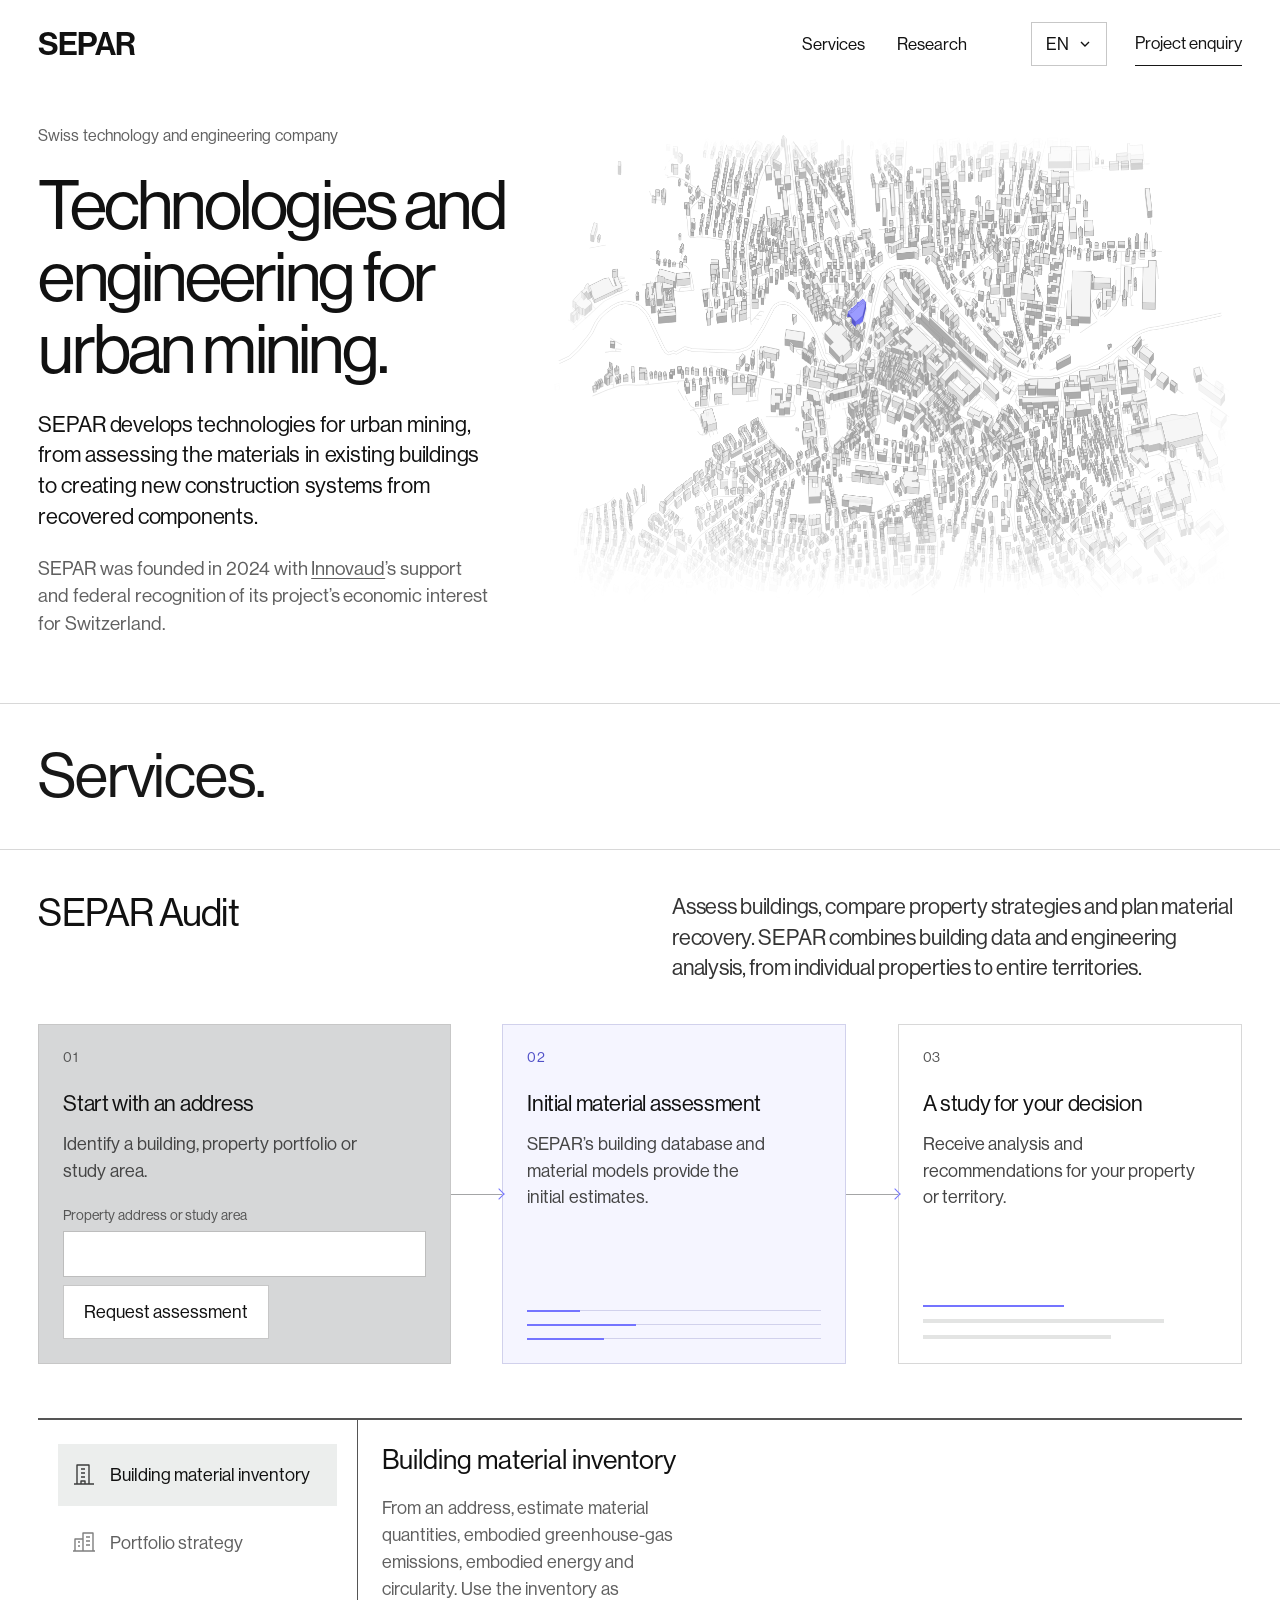
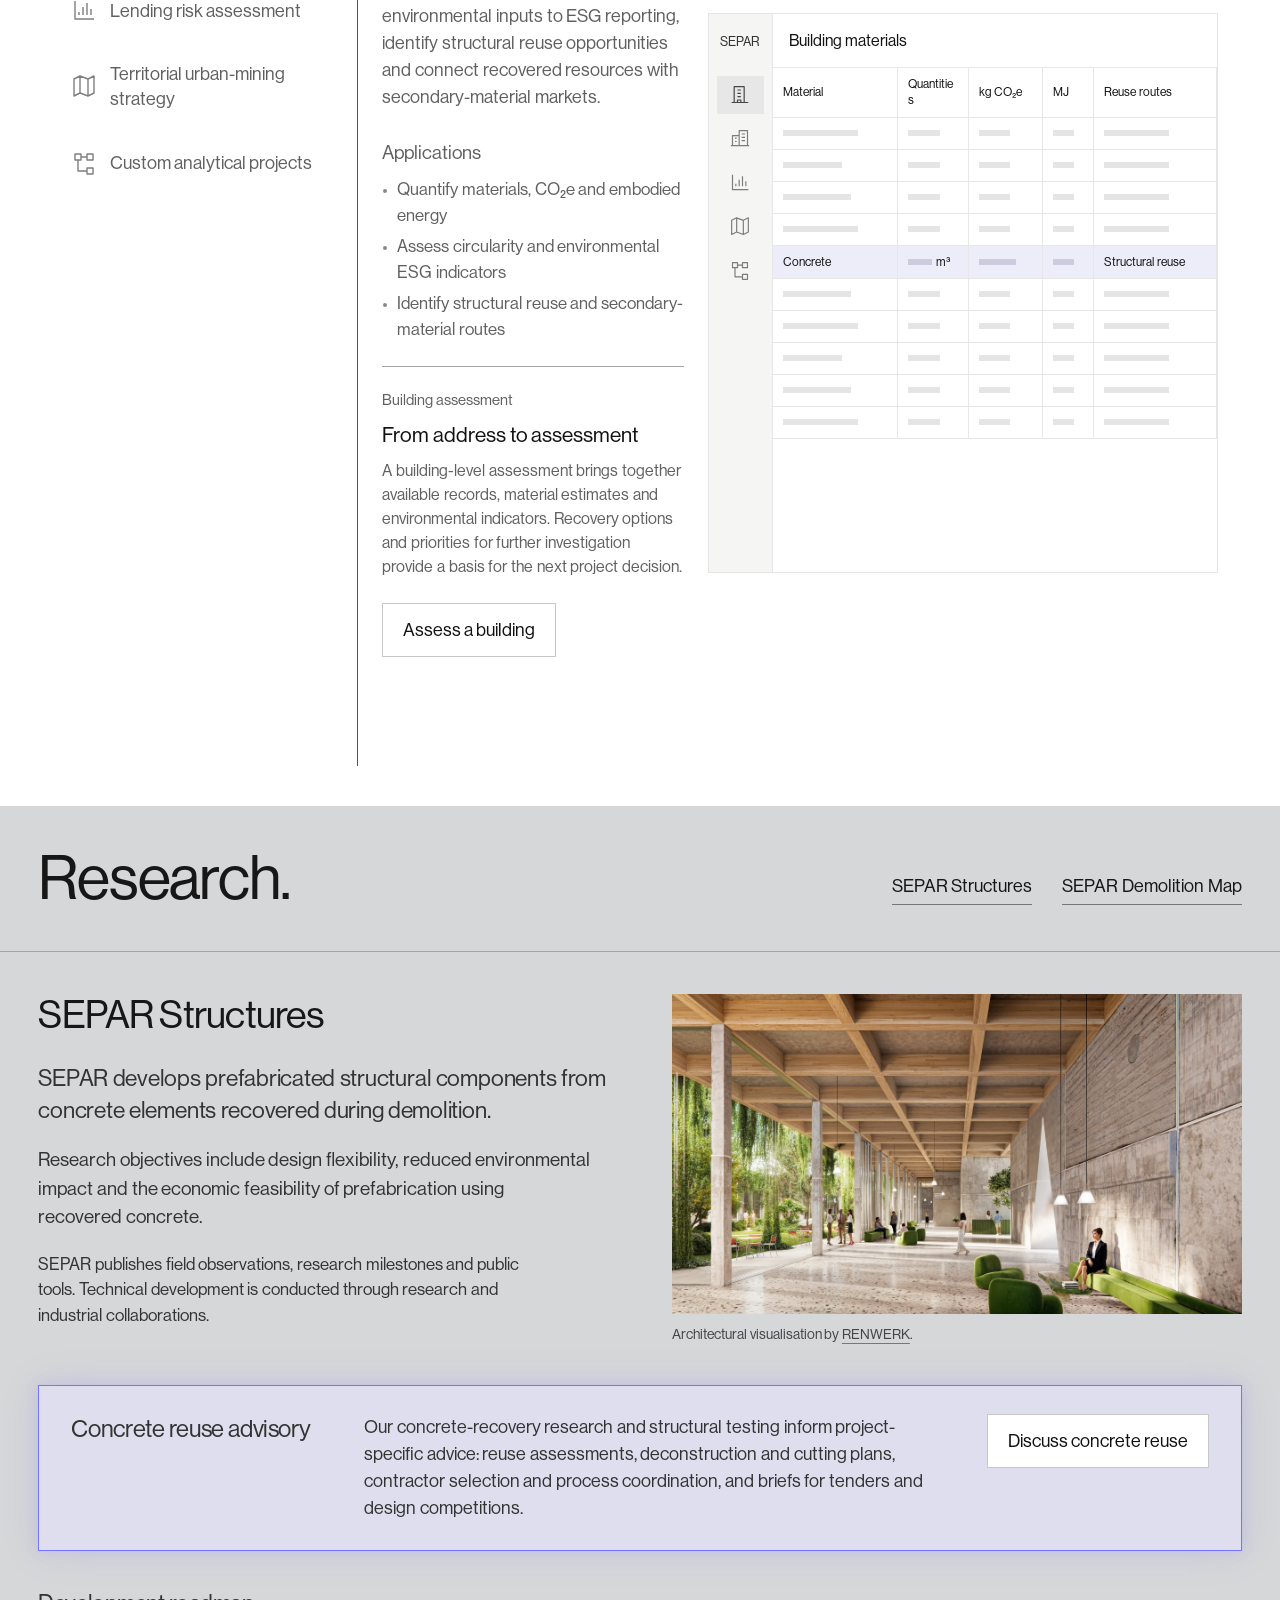
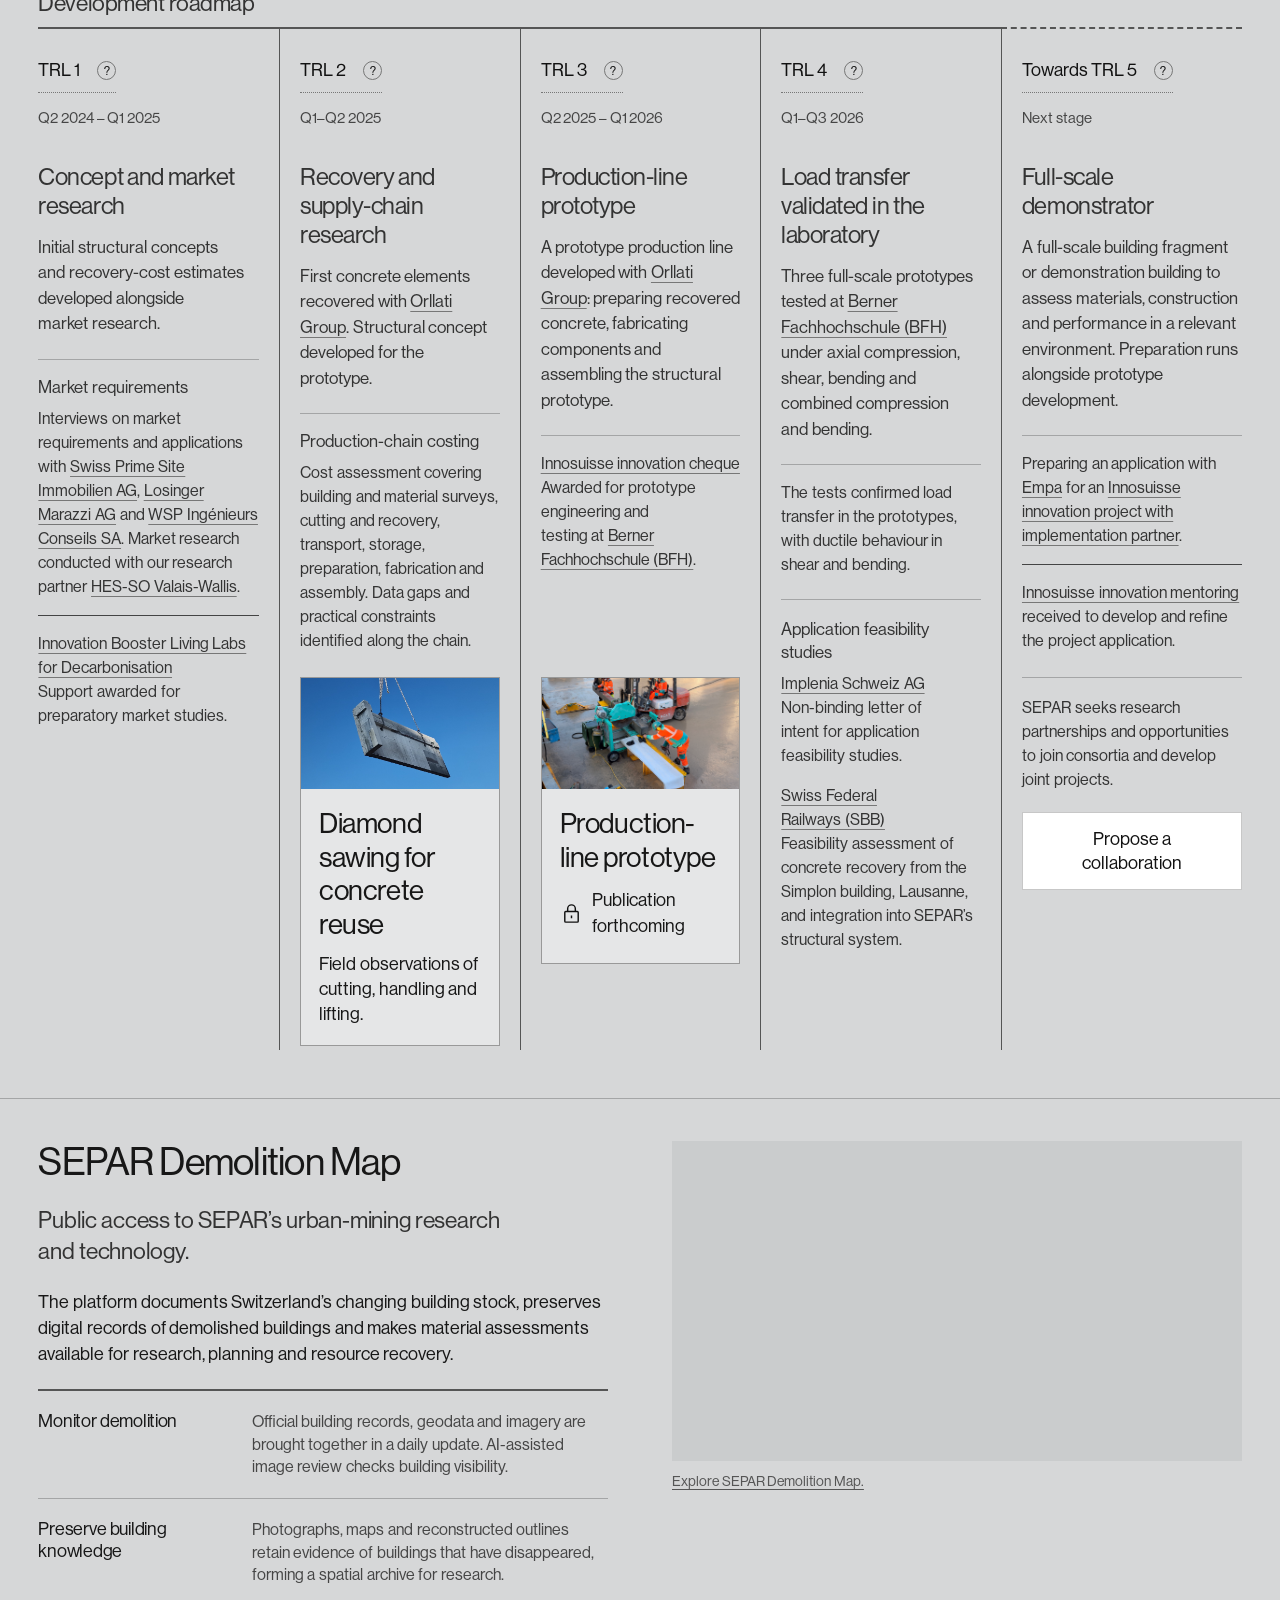
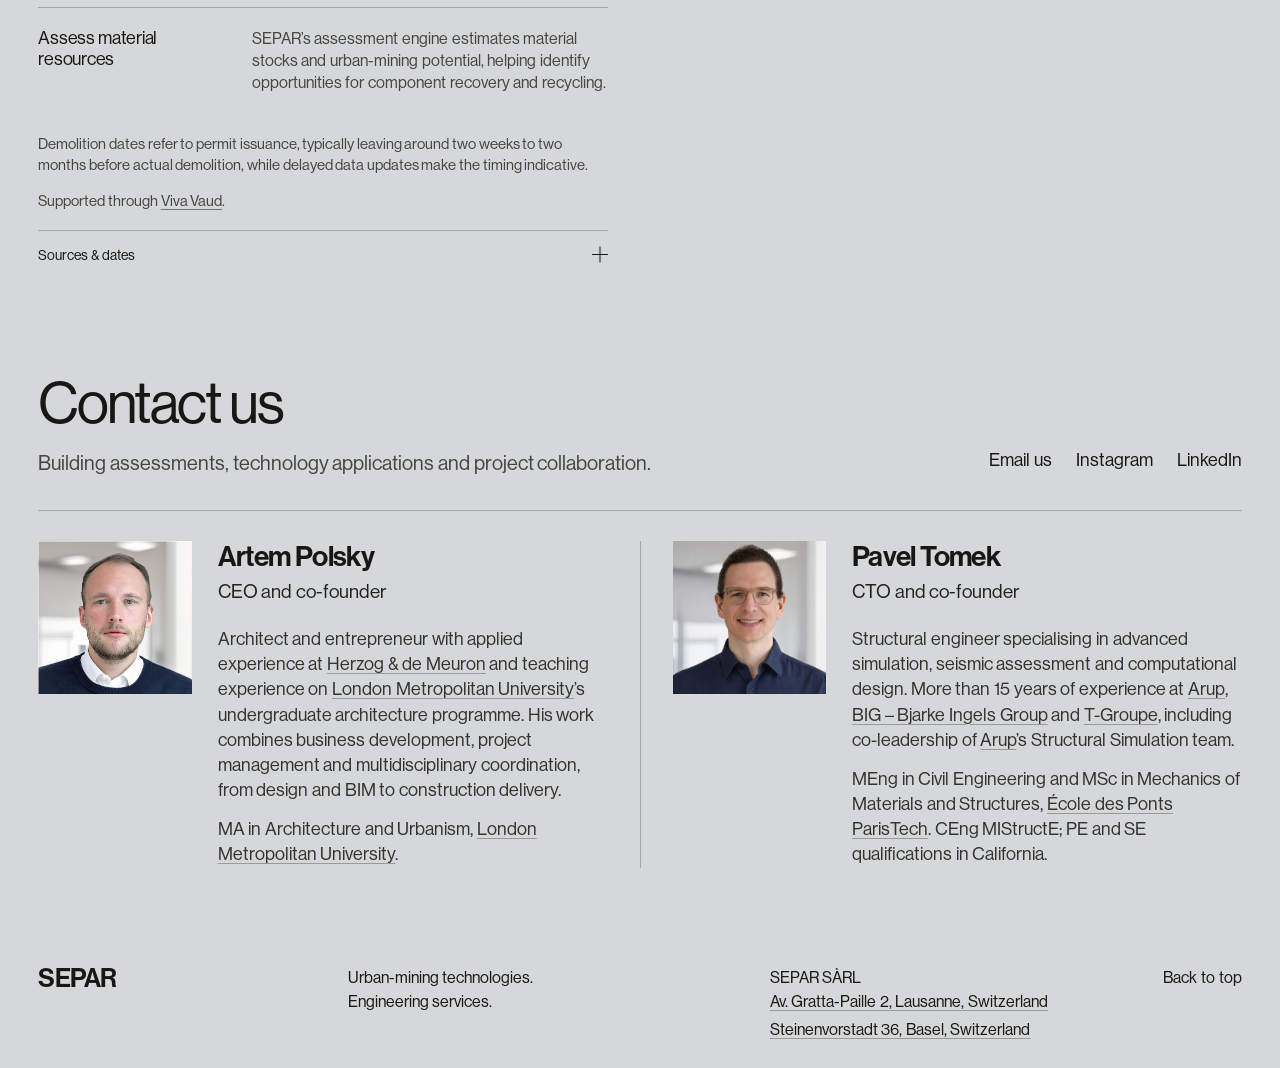
<file: index.html>
<!doctype html>
<html lang="en"><head>
    <meta charset="UTF-8">
    <meta name="viewport" content="width=device-width, initial-scale=1">
    <meta name="theme-color" content="#ffffff">
    <meta name="description" content="Building material inventories, portfolio and lending-risk assessments, territorial urban-mining strategies and concrete reuse research. SEPAR, Switzerland.">
    <meta property="og:title" content="SEPAR — Urban mining, material assessments and concrete reuse">
    <meta property="og:description" content="Building material inventories, portfolio and lending-risk assessments, territorial urban-mining strategies and concrete reuse research. SEPAR, Switzerland.">
    <meta property="og:type" content="website">
    <title>SEPAR — Urban mining, material assessments and concrete reuse</title>
    <link rel="icon" type="image/svg+xml" href="assets/favicon.svg?v=spr-20261028">
    <link rel="stylesheet" href="styles.css?v=20261028-two-blocks-1">
    <script src="content.js" defer=""></script>
    <script src="assets/river-city-data.js" defer=""></script>
<script src="assets/city-layout.js?v=20261028-soft-rays" defer=""></script>
<script src="assets/city-state.js?v=20261028-complete-generations" defer=""></script>
<script src="assets/city-renewal.js?v=20261028-soft-rays" defer=""></script>
<script src="assets/services.js?v=20261029-search1" defer=""></script>
<script src="assets/contact-copy.js?v=activity-20261030" defer=""></script>
    <script src="assets/search-runtime.js?v=20261029-search1" defer=""></script><script src="app.js?v=20261029-search1" defer=""></script>
    <script src="assets/contact-forms.js?v=20261029-admin1" defer=""></script>
    <script src="assets/map-embed.js" defer=""></script>
    <script src="assets/research-details.js" defer=""></script>
  <link rel="stylesheet" href="assets/audit-services.css?v=20261028-norm-2">
  <link rel="stylesheet" href="assets/product-previews.css?v=20261028-proportions">
  <link rel="stylesheet" href="assets/product-catalogue.css?v=20261028-proportions">
  <link rel="stylesheet" href="assets/type-scale.css?v=20261028-1">
  <link rel="stylesheet" href="assets/research-advisory.css?v=20261030-violet1">
  <link rel="stylesheet" href="assets/custom-projects.css?v=20261028-1">
  <link rel="stylesheet" href="assets/interface-refinements.css?v=20261029-search1">
  <link rel="stylesheet" href="assets/open-grid.css?v=20261028-1">
  <link rel="stylesheet" href="assets/process-sequence.css?v=20261028-2">
  <link rel="stylesheet" href="assets/reference-links.css?v=20261028-1">
<link rel="stylesheet" href="assets/contact-forms.css?v=20261028-forms-1">
<script src="assets/site-metrics.js?v=20261029-search1" defer=""></script>
<meta property="og:url" content="https://separ.ch/"><meta property="og:locale" content="en_GB"><meta property="og:site_name" content="SEPAR"><meta property="og:image" content="https://separ.ch/assets/river-city.webp"><meta property="og:image:alt" content="An animated three-dimensional neighbourhood. Buildings are dismantled, violet material flows reach empty sites, and new buildings rise and become grey."><meta name="twitter:card" content="summary_large_image"><meta name="twitter:title" content="SEPAR — Urban mining, material assessments and concrete reuse"><meta name="twitter:description" content="Building material inventories, portfolio and lending-risk assessments, territorial urban-mining strategies and concrete reuse research. SEPAR, Switzerland."><meta name="twitter:image" content="https://separ.ch/assets/river-city.webp"><meta name="robots" content="index, follow, max-image-preview:large"><link rel="canonical" href="https://separ.ch/"><link rel="alternate" hreflang="en" href="https://separ.ch/"><link rel="alternate" hreflang="de" href="https://separ.ch/de/"><link rel="alternate" hreflang="fr" href="https://separ.ch/fr/"><link rel="alternate" hreflang="it" href="https://separ.ch/it/"><link rel="alternate" hreflang="x-default" href="https://separ.ch/"><script id="separ-schema" type="application/ld+json">{"@context":"https://schema.org","@graph":[{"@type":"Organization","@id":"https://separ.ch/#organization","name":"SEPAR","url":"https://separ.ch/","email":"separ@separ.ch","foundingDate":"2024","address":[{"@type":"PostalAddress","streetAddress":"Av. Gratta-Paille 2","addressLocality":"Lausanne","addressCountry":"CH"},{"@type":"PostalAddress","streetAddress":"Steinenvorstadt 36","addressLocality":"Basel","addressCountry":"CH"}],"sameAs":["https://www.instagram.com/demolition.ch/","https://www.linkedin.com/company/separch/"]},{"@type":"WebSite","@id":"https://separ.ch/#website","url":"https://separ.ch/","name":"SEPAR","publisher":{"@id":"https://separ.ch/#organization"},"inLanguage":["en","de","fr","it"]},{"@type":"WebPage","@id":"https://separ.ch/#page","url":"https://separ.ch/","name":"SEPAR — Urban mining, material assessments and concrete reuse","description":"Building material inventories, portfolio and lending-risk assessments, territorial urban-mining strategies and concrete reuse research. SEPAR, Switzerland.","inLanguage":"en","isPartOf":{"@id":"https://separ.ch/#website"},"about":{"@id":"https://separ.ch/#organization"}},{"@type":"Service","@id":"https://separ.ch/#service-panel-1","name":"Building material inventory","description":"From an address, estimate material quantities, embodied greenhouse-gas emissions, embodied energy and circularity. Use the inventory as environmental inputs to ESG reporting, identify structural reuse opportunities and connect recovered resources with secondary-material markets.","url":"https://separ.ch/#service-panel-1","provider":{"@id":"https://separ.ch/#organization"}},{"@type":"Service","@id":"https://separ.ch/#service-panel-2","name":"Portfolio strategy","description":"Compare financial and environmental scenarios across the whole portfolio. Test how renewal timing, costs and recovery-market conditions affect projected expenditure, recovery value, embodied emissions and energy to guide investment and circularity priorities.","url":"https://separ.ch/#service-panel-2","provider":{"@id":"https://separ.ch/#organization"}},{"@type":"Service","@id":"https://separ.ch/#service-panel-3","name":"Lending risk assessment","description":"Assess building-related risks before financing. Examine renewal needs, demolition exposure and potential net material recovery value as part of technical due diligence.","url":"https://separ.ch/#service-panel-3","provider":{"@id":"https://separ.ch/#organization"}},{"@type":"Service","@id":"https://separ.ch/#service-panel-4","name":"Territorial urban-mining strategy","description":"Develop an urban-mining strategy for a municipality or region. Connect material resources and future flows with construction demand, logistics and recovery infrastructure.","url":"https://separ.ch/#service-panel-4","provider":{"@id":"https://separ.ch/#organization"}},{"@type":"Service","@id":"https://separ.ch/#service-panel-5","name":"Custom analytical projects","description":"Bring us a building, material or urban-mining question beyond the standard assessments. We develop a dedicated study, combining AI-assisted data analysis, spatial modelling and engineering expertise to turn complex evidence into scenarios and recommendations.","url":"https://separ.ch/#service-panel-5","provider":{"@id":"https://separ.ch/#organization"}}]}</script><script id="separ-search-config" type="application/json">{"article":false,"english":{"skip":"Skip to content","navAudit":"Services","navResearch":"Research","language":"Language","enquiryGeneral":"Project enquiry","aboutEyebrow":"Swiss technology and engineering company","aboutTitle":"Technologies and engineering for urban mining.","aboutLead":"SEPAR develops technologies for urban mining, from assessing the materials in existing buildings to creating new construction systems from recovered components.","aboutOrigin":"SEPAR was founded in 2024 with \u003ca href=\"https://www.innovaud.ch/en/\" target=\"_blank\" rel=\"noopener noreferrer\">Innovaud\u003c/a>’s support and federal recognition of its project’s economic interest for Switzerland.","servicesGroup":"Services.","servicesHeading":"SEPAR Audit","servicesIntro":"Assess buildings, compare property strategies and plan material recovery. SEPAR combines building data and engineering analysis, from individual properties to entire territories.","startTitle":"Start with an address","startScope":"Identify a building, property portfolio or study area.","addressLabel":"Property address or study area","enquiryAddress":"Request assessment","engineTitle":"Initial material assessment","engineBody":"SEPAR’s building database and material models provide the initial estimates.","resultTitle":"A study for your decision","resultBody":"Receive analysis and recommendations for your property or territory.","service1Title":"Building material inventory","service2Title":"Portfolio strategy","service3Title":"Lending risk assessment","service4Title":"Territorial urban-mining strategy","service5Title":"Custom analytical projects","service1Body":"From an address, estimate material quantities, embodied greenhouse-gas emissions, embodied energy and circularity. Use the inventory as environmental inputs to ESG reporting, identify structural reuse opportunities and connect recovered resources with secondary-material markets.","normUseHeading":"Applications","normUse11":"Quantify materials, CO₂e and embodied energy","normUse12":"Assess circularity and environmental ESG indicators","normUse13":"Identify structural reuse and secondary-material routes","normCase1":"Building assessment","inventoryExampleTitle":"From address to assessment","case1Compact":"A building-level assessment brings together available records, material estimates and environmental indicators. Recovery options and priorities for further investigation provide a basis for the next project decision.","enquiryInventory":"Assess a building","service2Body":"Compare financial and environmental scenarios across the whole portfolio. Test how renewal timing, costs and recovery-market conditions affect projected expenditure, recovery value, embodied emissions and energy to guide investment and circularity priorities.","normUse21":"Compare portfolio-wide financial and environmental outcomes","normUse22":"Test sensitivity to renewal timing, costs and recovery markets","normUse23":"Prioritise investment and circularity across the portfolio","normCase2":"Material and portfolio study, 2026","case2Compact":"A three-building study covering concrete, steel, timber and glazing estimates, renovation, demolition and selective-disassembly scenarios, and associated material-production and disposal emissions.","enquiryPortfolio":"Assess your portfolio","service3Body":"Assess building-related risks before financing. Examine renewal needs, demolition exposure and potential net material recovery value as part of technical due diligence.","normUse31":"Review renewal expenditure","normUse32":"Assess early-demolition exposure","normUse33":"Examine net recovery value","case3Kind":"Lending assessment study, 2025","case3Compact":"Study of building-related lending risks and material recovery value in the context of financing requirements. The analytical scope covers potential resale proceeds, dismantling, transport and preparation costs.","enquiryLending":"Assess lending exposure","service4Body":"Develop an urban-mining strategy for a municipality or region. Connect material resources and future flows with construction demand, logistics and recovery infrastructure.","normUse41":"Map future material resources","normUse42":"Plan collection and processing capacity","normUse43":"Connect supply with local demand","caseCommission":"Territorial resource study, 2025–2026","case4Compact":"Territorial material-resource study covering 234,775 building records in the Canton of Vaud. The analytical scope includes material-resource maps, geodata and demolition-flow scenarios to 2035.","enquiryTerritory":"Plan an urban-mining study","service5Body":"Bring us a building, material or urban-mining question beyond the standard assessments. We develop a dedicated study, combining AI-assisted data analysis, spatial modelling and engineering expertise to turn complex evidence into scenarios and recommendations.","normUse51":"Develop assessment methods for a specific decision","normUse52":"Evaluate technical, environmental and economic feasibility","normUse53":"Build strategies across sectors and territories","customScopeLabel":"Project development","customScopeTitle":"From your question to a defined scope","customScopeBody":"Together we define the decision, available evidence and expected deliverables, then agree the method, scope and milestones.","enquiryCustom":"Scope a custom project","normVisual1":"Building materials","styleTableMaterial":"Material","pvQuantities":"Quantities","styleTableReuseRoutes":"Reuse routes","depthConcrete":"Concrete","styleStructuralReuse":"Structural reuse","stylePortfolioTitle":"Portfolio performance","stylePortfolioCosts":"Costs &amp; recovery value","stylePortfolioCarbonEnergy":"Carbon &amp; energy","stylePortfolioSensitivity":"Scenario sensitivity","normVisual3":"Building risks &amp; recovery value","pvExposure":"Building exposure","depthOrigination":"Origination","depthReview":"Refinancing / review","depthMaturity":"Maturity","normComparison":"Scenario comparison","normLoan":"Lending horizon","pvRecoveryBalance":"Recovery balance","normGross":"Resale proceeds","normCosts":"Recovery costs","normNetValue":"Net recovery value","normFlows":"Material routes","normVisual4":"Territorial urban mining","normResources":"Resources","normProcessing":"Processing","normDemand":"Demand","normHorizon":"Planning to 2035","customPreviewTitle":"Custom assessment","customBriefLabel":"Project brief","customQuestion":"Where is concrete recovery viable?","customDataBuildings":"Buildings","customDataDocuments":"Documents","customDataMarkets":"Markets","customAnalysis":"Scenario analysis","customPriorities":"Priorities","customResult":"Decision brief","researchGroup":"Research.","techTitle":"SEPAR Structures","mapTitle":"SEPAR Demolition Map","techIntro":"SEPAR develops prefabricated structural components from concrete elements recovered during demolition.","valuesAmbition":"Research objectives include design flexibility, reduced environmental impact and the economic feasibility of prefabrication using recovered concrete.","sharingBody":"SEPAR publishes field observations, research milestones and public tools. Technical development is conducted through research and industrial collaborations.","valuesCredit":"Architectural visualisation by \u003ca href=\"https://www.renwerk.com/\" target=\"_blank\" rel=\"noopener noreferrer\">RENWERK\u003c/a>.","researchAdvisoryTitle":"Concrete reuse advisory","researchAdvisoryBody":"Our concrete-recovery research and structural testing inform project-specific advice: reuse assessments, deconstruction and cutting plans, contractor selection and process coordination, and briefs for tenders and design competitions.","enquiryAdvisory":"Discuss concrete reuse","timelineHeading":"Development roadmap","trlIntro":"Technology Readiness Level (TRL) describes technology maturity on a nine-level scale used in European research programmes.","trl1":"TRL 1: basic principles observed. SEPAR’s first stage combined initial studies with market research.","phase1Date":"Q2 2024 – Q1 2025","phase1Title":"Concept and market research","phase1Body":"Initial structural concepts and recovery-cost estimates developed alongside market research.","marketMilestone":"Market requirements","phase2Market":"Interviews on market requirements and applications with \u003ca href=\"https://sps.swiss/en/group/home\" target=\"_blank\" rel=\"noopener noreferrer\">Swiss Prime Site Immobilien AG\u003c/a>, \u003ca href=\"https://www.losinger-marazzi.ch/fr\" target=\"_blank\" rel=\"noopener noreferrer\">Losinger Marazzi AG\u003c/a> and \u003ca href=\"https://www.wsp.com/fr-ch\" target=\"_blank\" rel=\"noopener noreferrer\">WSP Ingénieurs Conseils SA\u003c/a>. Market research conducted with our research partner \u003ca href=\"https://www.hevs.ch/en\" target=\"_blank\" rel=\"noopener noreferrer\">HES-SO Valais-Wallis\u003c/a>.","phase1Support":"\u003ca href=\"https://energylivinglab.com/projects/innovation-booster/\" target=\"_blank\" rel=\"noopener noreferrer\">Innovation Booster Living Labs for Decarbonisation\u003c/a>\u003cbr>Support awarded for preparatory market studies.","trl2":"TRL 2: technology concept formulated. SEPAR developed the structural concept alongside field recovery trials.","phase2Date":"Q1–Q2 2025","phase2Title":"Recovery and supply-chain research","phase2Body":"First concrete elements recovered with \u003ca href=\"https://www.orllati.ch/blog/le-futur-de-la-construction-passepar-le-reemploi-du-beton-1390\" target=\"_blank\" rel=\"noopener noreferrer\">Orllati Group\u003c/a>. Structural concept developed for the prototype.","phase3CostsTitle":"Production-chain costing","phase3Costs":"Cost assessment covering building and material surveys, cutting and recovery, transport, storage, preparation, fabrication and assembly. Data gaps and practical constraints identified along the chain.","articleLink":"Diamond sawing for concrete reuse","articleDate":"Field observations of cutting, handling and lifting.","trl3":"TRL 3: experimental proof of concept. SEPAR built and tested the production sequence through fabrication and prototype assembly.","phase3Date":"Q2 2025 – Q1 2026","phase3Title":"Production-line prototype","phase3Body":"A prototype production line developed with \u003ca href=\"https://www.orllati.ch/blog/le-futur-de-la-construction-passepar-le-reemploi-du-beton-1390\" target=\"_blank\" rel=\"noopener noreferrer\">Orllati Group\u003c/a>: preparing recovered concrete, fabricating components and assembling the structural prototype.","phase3Support":"\u003ca href=\"https://www.innosuisse.admin.ch/en/innovation-cheque\" target=\"_blank\" rel=\"noopener noreferrer\">Innosuisse innovation cheque\u003c/a>\u003cbr>Awarded for prototype engineering and testing at \u003ca href=\"https://www.bfh.ch/de/\" target=\"_blank\" rel=\"noopener noreferrer\">Berner Fachhochschule (BFH)\u003c/a>.","prototypeTitle":"Production-line prototype","prototypeStatus":"Publication forthcoming","prototypeRelease":"Available after completion of TRL 5–6.","trl4":"TRL 4: technology validated in the laboratory. SEPAR’s assessment concerns the tested prototype and its experimental scope.","phase4Date":"Q1–Q3 2026","phase4Title":"Load transfer validated in the laboratory","phase4Body":"Three full-scale prototypes tested at \u003ca href=\"https://www.bfh.ch/en/\" target=\"_blank\" rel=\"noopener noreferrer\">Berner Fachhochschule (BFH)\u003c/a> under axial compression, shear, bending and combined compression and bending.","labResult":"The tests confirmed load transfer in the prototypes, with ductile behaviour in shear and bending.","pilotMilestone":"Application feasibility studies","phase4Pilot":"\u003ca href=\"https://implenia.com/en/\" target=\"_blank\" rel=\"noopener noreferrer\">Implenia Schweiz AG\u003c/a>\u003cbr>Non-binding letter of intent for application feasibility studies.","lausanneStudy":"\u003ca href=\"https://company.sbb.ch/en/company/about-us.html\" target=\"_blank\" rel=\"noopener noreferrer\">Swiss Federal Railways (SBB)\u003c/a>\u003cbr>Feasibility assessment of concrete recovery from the Simplon building, Lausanne, and integration into SEPAR’s structural system.","towardsTrl5":"Towards TRL 5","trl5":"TRL 5: technology validated in a relevant environment. This is the next target; the demonstrator is planned.","pilotStage":"Next stage","pilotTitle":"Full-scale demonstrator","pilotBody":"A full-scale building fragment or demonstration building to assess materials, construction and performance in a relevant environment. Preparation runs alongside prototype development.","phase5Application":"Preparing an application with \u003ca href=\"https://www.empa.ch/web/empa\" target=\"_blank\" rel=\"noopener noreferrer\">Empa\u003c/a> for an \u003ca href=\"https://www.innosuisse.admin.ch/en/innovation-project-with-implementation-partner\" target=\"_blank\" rel=\"noopener noreferrer\">Innosuisse innovation project with implementation partner\u003c/a>.","phase5Mentoring":"\u003ca href=\"https://www.innosuisse.admin.ch/en/innovation-mentoring\" target=\"_blank\" rel=\"noopener noreferrer\">Innosuisse innovation mentoring\u003c/a> received to develop and refine the project application.","pilotAsk":"SEPAR seeks research partnerships and opportunities to join consortia and develop joint projects.","enquiryResearch":"Propose a collaboration","mapPublicLead":"Public access to SEPAR’s urban-mining research and technology.","mapPurpose":"The platform documents Switzerland’s changing building stock, preserves digital records of demolished buildings and makes material assessments available for research, planning and resource recovery.","mapDailyTitle":"Monitor demolition","mapDailyBody":"Official building records, geodata and imagery are brought together in a daily update. AI-assisted image review checks building visibility.","mapDataTitle":"Preserve building knowledge","mapDataBody":"Photographs, maps and reconstructed outlines retain evidence of buildings that have disappeared, forming a spatial archive for research.","mapModelTitle":"Assess material resources","mapModelBody":"SEPAR’s assessment engine estimates material stocks and urban-mining potential, helping identify opportunities for component recovery and recycling.","mapWindowBody":"Demolition dates refer to permit issuance, typically leaving around two weeks to two months before actual demolition, while delayed data updates make the timing indicative.","mapSupportBody":"Supported through \u003ca href=\"https://www.viva-vaud.ch/fr/\" target=\"_blank\" rel=\"noopener noreferrer\">Viva Vaud\u003c/a>.","mapSourcesTitle":"Sources &amp; dates","mapSourcesBody":"\u003ca href=\"https://www.bfs.admin.ch/bfs/en/home/registers/federal-register-buildings-dwellings.html\" target=\"_blank\" rel=\"noopener noreferrer\">Federal Register of Buildings and Dwellings (RBD / GWR)\u003c/a>; \u003ca href=\"https://www.swisstopo.admin.ch/\" target=\"_blank\" rel=\"noopener noreferrer\">swisstopo\u003c/a> / \u003ca href=\"https://www.geo.admin.ch/\" target=\"_blank\" rel=\"noopener noreferrer\">geo.admin.ch\u003c/a>; \u003ca href=\"https://www.bfe.admin.ch/en/solar-facade\" target=\"_blank\" rel=\"noopener noreferrer\">Swiss Federal Office of Energy (SFOE) solar facade data\u003c/a>; \u003ca href=\"https://www.openstreetmap.org/copyright\" target=\"_blank\" rel=\"noopener noreferrer\">OpenStreetMap contributors\u003c/a>; \u003ca href=\"https://www.arcgis.com/home/item.html?id=10df2279f9684e4a9f6a7f08febac2a9\" target=\"_blank\" rel=\"noopener noreferrer\">Esri World Imagery\u003c/a>; \u003ca href=\"https://www.google.com/maps/\" target=\"_blank\" rel=\"noopener noreferrer\">Google Maps\u003c/a> / \u003ca href=\"https://www.google.com/streetview/\" target=\"_blank\" rel=\"noopener noreferrer\">Street View\u003c/a>; \u003ca href=\"https://separ.ch/\" target=\"_blank\" rel=\"noopener noreferrer\">SEPAR monitoring and analysis\u003c/a>.","mapDatesBody":"Historical records are interpreted according to their source and registered demolition year. Daily additions reflect newly detected register entries. Permit dates, register updates and actual demolition dates can differ.","mapVisitCaption":"Explore SEPAR Demolition Map.","teamHeading":"Contact us","contactBody":"Building assessments, technology applications and project collaboration.","emailUs":"Email us","artemRole":"CEO and co-founder","artemBio":"Architect and entrepreneur with applied experience at \u003ca href=\"https://www.herzogdemeuron.com/\" target=\"_blank\" rel=\"noopener noreferrer\">Herzog &amp; de Meuron\u003c/a> and teaching experience on \u003ca href=\"https://www.londonmet.ac.uk/\" target=\"_blank\" rel=\"noopener noreferrer\">London Metropolitan University\u003c/a>’s undergraduate architecture programme. His work combines business development, project management and multidisciplinary coordination, from design and BIM to construction delivery.","artemEducation":"MA in Architecture and Urbanism, \u003ca href=\"https://www.londonmet.ac.uk/\" target=\"_blank\" rel=\"noopener noreferrer\">London Metropolitan University\u003c/a>.","pavelRole":"CTO and co-founder","pavelBio":"Structural engineer specialising in advanced simulation, seismic assessment and computational design. More than 15 years of experience at \u003ca href=\"https://www.arup.com/\" target=\"_blank\" rel=\"noopener noreferrer\">Arup\u003c/a>, \u003ca href=\"https://big.dk/\" target=\"_blank\" rel=\"noopener noreferrer\">BIG – Bjarke Ingels Group\u003c/a> and \u003ca href=\"https://t-groupe.ch/\" target=\"_blank\" rel=\"noopener noreferrer\">T-Groupe\u003c/a>, including co-leadership of \u003ca href=\"https://www.arup.com/\" target=\"_blank\" rel=\"noopener noreferrer\">Arup\u003c/a>’s Structural Simulation team.","pavelEducation":"MEng in Civil Engineering and MSc in Mechanics of Materials and Structures, \u003ca href=\"https://ecoledesponts.fr/\" target=\"_blank\" rel=\"noopener noreferrer\">École des Ponts ParisTech\u003c/a>. CEng MIStructE; PE and SE qualifications in California.","footerTag":"Urban-mining technologies.\u003cbr>Engineering services.","officeLausanne":"Av. Gratta-Paille 2, Lausanne, Switzerland","officeBasel":"Steinenvorstadt 36, Basel, Switzerland","backTop":"Back to top","enquiryTopic":"Your enquiry","enquiryName":"Name (optional)","enquiryEmail":"Email","enquiryPhone":"Phone (optional)","enquiryOrganisation":"Organisation (optional)","enquiryPrivacy":"SEPAR uses your details to respond to this enquiry.","enquiryPrivacyLink":"Privacy information","enquirySend":"Send enquiry","enquirySuccess":"Thank you. Your enquiry has been sent to SEPAR. We will reply using the contact details you provided.","enquiryDone":"Close","privacy":"Privacy &amp; site information","privacyBody":"SEPAR measures daily totals of page requests and selected actions, with broad source, country and device categories. A short security check separates suspected automated requests from page views and clicks that pass our checks. Requests are held with their network address for a two-minute checking window, normally processed within three minutes; the temporary association is then deleted. Delayed records are cleared by the next successful cleanup. Final statistics contain aggregate totals. We use no analytics cookies or persistent visitor identifiers and respect Do Not Track and Global Privacy Control. Your language choice is saved in your browser. Cloudflare processes requests and protects the site. Separate security records contain IP addresses and request history without automatic expiry; they are used for protection and traffic-quality checks and are kept separate from enquiries. Enquiry forms securely store your contact details, message and project context in SEPAR’s Cloudflare database and notify our email inbox. SEPAR uses this correspondence to respond and manage your project. Administrator sign-in uses essential authentication cookies. Staff browsers may also retain a constant preference cookie that excludes their activity from statistics. \u003ca href=\"https://www.cloudflare.com/privacypolicy/\" target=\"_blank\" rel=\"noopener noreferrer\">Cloudflare privacy policy\u003c/a>.","citySources":"City model: \u003ca href=\"https://www.openstreetmap.org/copyright\" target=\"_blank\" rel=\"noopener noreferrer\">© OpenStreetMap contributors\u003c/a>. Building footprints and river alignment from Frauenfeld. Schematic heights and roof forms; illustrative redevelopment and material-transfer scenarios.","serviceImageInfo":"Services illustrations use fictional buildings and schematic analytical graphics. The neighbourhood image is AI-generated. These illustrations explain the assessment process.","mapEmbedInfo":"On larger screens, the embedded SEPAR Demolition Map loads when its section comes into view. The map and its imagery providers process requests under their own privacy terms. On mobile, a local image links to the platform.","privacyContact":"For questions about your data, use the enquiry form or the Email us link at the bottom of the page.","heroAlt":"An animated three-dimensional neighbourhood. Buildings are dismantled, violet material flows reach empty sites, and new buildings rise and become grey.","valuesAlt":"Architectural visualisation of a lobby combining reclaimed concrete elements, timber and planting","articlePreviewAlt":"A recovered concrete wall panel suspended against a blue sky","prototypeAlt":"The prototype production line processing a recovered concrete beam","mapMobileAlt":"Open SEPAR Demolition Map","navLabel":"Main navigation","openMenu":"Open menu","mobileNav":"Mobile navigation","cityAlt":"An animated three-dimensional neighbourhood. Buildings are dismantled, violet material flows reach empty sites, and new buildings rise and become grey.","servicesLabel":"Our services","scene1Alt":"Material inventory with quantities, embodied emissions in kg CO₂e, embodied energy in MJ and reuse routes. Structural reuse is selected; secondary values are abstracted.","scene2Alt":"Portfolio overview with three building groups, map locations and fields for costs and recovery value, carbon and energy, and scenario sensitivity.","scene3Alt":"Lending analysis preview organised as an origination-to-maturity schedule, scenario chart and recovery balance; secondary values are abstract.","scene4Alt":"Territorial urban-mining spatial analysis showing classified resource, processing and demand zones, connecting routes and a planning layer to 2035.","scene5Alt":"Custom study workspace: a project brief about concrete recovery, building records, project documents and market data feed a spatial scenario comparison and a decision brief.","close":"Close","copied":"Email address copied.","copyFailed":"Please select and copy: separ@separ.ch","closeMenu":"Close menu","pageTitle":"SEPAR — Urban mining, material assessments and concrete reuse","metaDescription":"Building material inventories, portfolio and lending-risk assessments, territorial urban-mining strategies and concrete reuse research. SEPAR, Switzerland."},"pages":{"en":{"title":"SEPAR — Urban mining, material assessments and concrete reuse","description":"Building material inventories, portfolio and lending-risk assessments, territorial urban-mining strategies and concrete reuse research. SEPAR, Switzerland.","url":"https://separ.ch/","locale":"en_GB","schema":{"@context":"https://schema.org","@graph":[{"@type":"Organization","@id":"https://separ.ch/#organization","name":"SEPAR","url":"https://separ.ch/","email":"separ@separ.ch","foundingDate":"2024","address":[{"@type":"PostalAddress","streetAddress":"Av. Gratta-Paille 2","addressLocality":"Lausanne","addressCountry":"CH"},{"@type":"PostalAddress","streetAddress":"Steinenvorstadt 36","addressLocality":"Basel","addressCountry":"CH"}],"sameAs":["https://www.instagram.com/demolition.ch/","https://www.linkedin.com/company/separch/"]},{"@type":"WebSite","@id":"https://separ.ch/#website","url":"https://separ.ch/","name":"SEPAR","publisher":{"@id":"https://separ.ch/#organization"},"inLanguage":["en","de","fr","it"]},{"@type":"WebPage","@id":"https://separ.ch/#page","url":"https://separ.ch/","name":"SEPAR — Urban mining, material assessments and concrete reuse","description":"Building material inventories, portfolio and lending-risk assessments, territorial urban-mining strategies and concrete reuse research. SEPAR, Switzerland.","inLanguage":"en","isPartOf":{"@id":"https://separ.ch/#website"},"about":{"@id":"https://separ.ch/#organization"}},{"@type":"Service","@id":"https://separ.ch/#service-panel-1","name":"Building material inventory","description":"From an address, estimate material quantities, embodied greenhouse-gas emissions, embodied energy and circularity. Use the inventory as environmental inputs to ESG reporting, identify structural reuse opportunities and connect recovered resources with secondary-material markets.","url":"https://separ.ch/#service-panel-1","provider":{"@id":"https://separ.ch/#organization"}},{"@type":"Service","@id":"https://separ.ch/#service-panel-2","name":"Portfolio strategy","description":"Compare financial and environmental scenarios across the whole portfolio. Test how renewal timing, costs and recovery-market conditions affect projected expenditure, recovery value, embodied emissions and energy to guide investment and circularity priorities.","url":"https://separ.ch/#service-panel-2","provider":{"@id":"https://separ.ch/#organization"}},{"@type":"Service","@id":"https://separ.ch/#service-panel-3","name":"Lending risk assessment","description":"Assess building-related risks before financing. Examine renewal needs, demolition exposure and potential net material recovery value as part of technical due diligence.","url":"https://separ.ch/#service-panel-3","provider":{"@id":"https://separ.ch/#organization"}},{"@type":"Service","@id":"https://separ.ch/#service-panel-4","name":"Territorial urban-mining strategy","description":"Develop an urban-mining strategy for a municipality or region. Connect material resources and future flows with construction demand, logistics and recovery infrastructure.","url":"https://separ.ch/#service-panel-4","provider":{"@id":"https://separ.ch/#organization"}},{"@type":"Service","@id":"https://separ.ch/#service-panel-5","name":"Custom analytical projects","description":"Bring us a building, material or urban-mining question beyond the standard assessments. We develop a dedicated study, combining AI-assisted data analysis, spatial modelling and engineering expertise to turn complex evidence into scenarios and recommendations.","url":"https://separ.ch/#service-panel-5","provider":{"@id":"https://separ.ch/#organization"}}]}},"de":{"title":"SEPAR — Urban Mining, Materialbewertung und Betonwiederverwendung","description":"Gebäudematerialinventare, Portfolio- und Kreditrisikobewertungen, territoriale Urban-Mining-Strategien und Forschung zur Betonwiederverwendung. SEPAR, Schweiz.","url":"https://separ.ch/de/","locale":"de_CH","schema":{"@context":"https://schema.org","@graph":[{"@type":"Organization","@id":"https://separ.ch/#organization","name":"SEPAR","url":"https://separ.ch/","email":"separ@separ.ch","foundingDate":"2024","address":[{"@type":"PostalAddress","streetAddress":"Av. Gratta-Paille 2","addressLocality":"Lausanne","addressCountry":"CH"},{"@type":"PostalAddress","streetAddress":"Steinenvorstadt 36","addressLocality":"Basel","addressCountry":"CH"}],"sameAs":["https://www.instagram.com/demolition.ch/","https://www.linkedin.com/company/separch/"]},{"@type":"WebSite","@id":"https://separ.ch/#website","url":"https://separ.ch/","name":"SEPAR","publisher":{"@id":"https://separ.ch/#organization"},"inLanguage":["en","de","fr","it"]},{"@type":"WebPage","@id":"https://separ.ch/de/#page","url":"https://separ.ch/de/","name":"SEPAR — Urban Mining, Materialbewertung und Betonwiederverwendung","description":"Gebäudematerialinventare, Portfolio- und Kreditrisikobewertungen, territoriale Urban-Mining-Strategien und Forschung zur Betonwiederverwendung. SEPAR, Schweiz.","inLanguage":"de","isPartOf":{"@id":"https://separ.ch/#website"},"about":{"@id":"https://separ.ch/#organization"}},{"@type":"Service","@id":"https://separ.ch/de/#service-panel-1","name":"Baustoffinventar","description":"Ausgehend von einer Adresse Materialmengen, graue Treibhausgasemissionen, graue Energie und Kreislauffähigkeit abschätzen. Das Inventar liefert Umweltindikatoren für die ESG-Berichterstattung, zeigt Möglichkeiten zur tragenden Wiederverwendung auf und verknüpft zurückgewonnene Ressourcen mit Sekundärmaterialmärkten.","url":"https://separ.ch/de/#service-panel-1","provider":{"@id":"https://separ.ch/#organization"}},{"@type":"Service","@id":"https://separ.ch/de/#service-panel-2","name":"Portfoliostrategie","description":"Finanzielle und ökologische Szenarien für das gesamte Portfolio vergleichen. Untersuchen, wie Erneuerungszeitpunkte, Kosten und Rückgewinnungsmärkte die erwarteten Ausgaben, Rückgewinnungswerte, grauen Emissionen und Energiemengen beeinflussen, um Investitionen und Kreislauffähigkeit zu priorisieren.","url":"https://separ.ch/de/#service-panel-2","provider":{"@id":"https://separ.ch/#organization"}},{"@type":"Service","@id":"https://separ.ch/de/#service-panel-3","name":"Risikobewertung für Immobilienfinanzierungen","description":"Gebäudebezogene Risiken vor einer Finanzierung bewerten. Erneuerungsbedarf, Abbruchrisiko und möglichen Nettoerlös aus der Materialrückgewinnung im Rahmen einer technischen Due Diligence untersuchen.","url":"https://separ.ch/de/#service-panel-3","provider":{"@id":"https://separ.ch/#organization"}},{"@type":"Service","@id":"https://separ.ch/de/#service-panel-4","name":"Regionale Urban-Mining-Strategie","description":"Eine Urban-Mining-Strategie für eine Gemeinde oder Region entwickeln. Materialressourcen und künftige Stoffströme mit Baubedarf, Logistik und Rückgewinnungsinfrastruktur verknüpfen.","url":"https://separ.ch/de/#service-panel-4","provider":{"@id":"https://separ.ch/#organization"}},{"@type":"Service","@id":"https://separ.ch/de/#service-panel-5","name":"Individuelle Analyseprojekte","description":"Sie haben eine Frage zu Gebäuden, Materialien oder Urban Mining, die über die Standardbewertungen hinausgeht? Wir entwickeln eine projektspezifische Studie und verbinden KI-gestützte Datenanalyse, räumliche Modellierung und Ingenieurwissen zu Szenarien und Empfehlungen.","url":"https://separ.ch/de/#service-panel-5","provider":{"@id":"https://separ.ch/#organization"}}]}},"fr":{"title":"SEPAR — Urban mining, évaluation des matériaux et réemploi du béton","description":"Inventaires de matériaux, analyses de portefeuille et de risque de crédit, stratégies territoriales d’urban mining et recherche sur le réemploi du béton. SEPAR, Suisse.","url":"https://separ.ch/fr/","locale":"fr_CH","schema":{"@context":"https://schema.org","@graph":[{"@type":"Organization","@id":"https://separ.ch/#organization","name":"SEPAR","url":"https://separ.ch/","email":"separ@separ.ch","foundingDate":"2024","address":[{"@type":"PostalAddress","streetAddress":"Av. Gratta-Paille 2","addressLocality":"Lausanne","addressCountry":"CH"},{"@type":"PostalAddress","streetAddress":"Steinenvorstadt 36","addressLocality":"Basel","addressCountry":"CH"}],"sameAs":["https://www.instagram.com/demolition.ch/","https://www.linkedin.com/company/separch/"]},{"@type":"WebSite","@id":"https://separ.ch/#website","url":"https://separ.ch/","name":"SEPAR","publisher":{"@id":"https://separ.ch/#organization"},"inLanguage":["en","de","fr","it"]},{"@type":"WebPage","@id":"https://separ.ch/fr/#page","url":"https://separ.ch/fr/","name":"SEPAR — Urban mining, évaluation des matériaux et réemploi du béton","description":"Inventaires de matériaux, analyses de portefeuille et de risque de crédit, stratégies territoriales d’urban mining et recherche sur le réemploi du béton. SEPAR, Suisse.","inLanguage":"fr","isPartOf":{"@id":"https://separ.ch/#website"},"about":{"@id":"https://separ.ch/#organization"}},{"@type":"Service","@id":"https://separ.ch/fr/#service-panel-1","name":"Inventaire des matériaux du bâtiment","description":"À partir d’une adresse, estimer quantités de matériaux, émissions de gaz à effet de serre incorporées, énergie grise et circularité. L’inventaire fournit les données environnementales du reporting ESG, identifie les possibilités de réemploi structurel et relie les ressources récupérées aux marchés des matériaux secondaires.","url":"https://separ.ch/fr/#service-panel-1","provider":{"@id":"https://separ.ch/#organization"}},{"@type":"Service","@id":"https://separ.ch/fr/#service-panel-2","name":"Stratégie de portefeuille","description":"Comparer les scénarios financiers et environnementaux du portefeuille entier. Tester l’effet du calendrier de renouvellement, des coûts et des marchés de récupération sur les dépenses projetées, la valeur de récupération, les émissions incorporées et l’énergie pour orienter les priorités d’investissement et de circularité.","url":"https://separ.ch/fr/#service-panel-2","provider":{"@id":"https://separ.ch/#organization"}},{"@type":"Service","@id":"https://separ.ch/fr/#service-panel-3","name":"Évaluation des risques de financement immobilier","description":"Évaluer les risques liés au bâtiment avant son financement. Examiner les besoins de renouvellement, l’exposition à la démolition et la valeur nette de récupération dans le cadre d’une diligence technique.","url":"https://separ.ch/fr/#service-panel-3","provider":{"@id":"https://separ.ch/#organization"}},{"@type":"Service","@id":"https://separ.ch/fr/#service-panel-4","name":"Stratégie territoriale d’urban mining","description":"Développer une stratégie d’urban mining pour une commune ou une région. Relier ressources matérielles et flux futurs à la demande de construction, à la logistique et aux infrastructures de récupération.","url":"https://separ.ch/fr/#service-panel-4","provider":{"@id":"https://separ.ch/#organization"}},{"@type":"Service","@id":"https://separ.ch/fr/#service-panel-5","name":"Projets d’analyse sur mesure","description":"Confiez-nous une question sur les bâtiments, les matériaux ou les mines urbaines qui dépasse les évaluations courantes. Nous développons une étude dédiée, associant analyse de données assistée par l’IA, modélisation spatiale et expertise en ingénierie pour produire des scénarios et des recommandations.","url":"https://separ.ch/fr/#service-panel-5","provider":{"@id":"https://separ.ch/#organization"}}]}},"it":{"title":"SEPAR — Urban mining, valutazione dei materiali e riuso del calcestruzzo","description":"Inventari dei materiali, analisi di portafoglio e del rischio di credito, strategie territoriali di urban mining e ricerca sul riuso del calcestruzzo. SEPAR, Svizzera.","url":"https://separ.ch/it/","locale":"it_CH","schema":{"@context":"https://schema.org","@graph":[{"@type":"Organization","@id":"https://separ.ch/#organization","name":"SEPAR","url":"https://separ.ch/","email":"separ@separ.ch","foundingDate":"2024","address":[{"@type":"PostalAddress","streetAddress":"Av. Gratta-Paille 2","addressLocality":"Lausanne","addressCountry":"CH"},{"@type":"PostalAddress","streetAddress":"Steinenvorstadt 36","addressLocality":"Basel","addressCountry":"CH"}],"sameAs":["https://www.instagram.com/demolition.ch/","https://www.linkedin.com/company/separch/"]},{"@type":"WebSite","@id":"https://separ.ch/#website","url":"https://separ.ch/","name":"SEPAR","publisher":{"@id":"https://separ.ch/#organization"},"inLanguage":["en","de","fr","it"]},{"@type":"WebPage","@id":"https://separ.ch/it/#page","url":"https://separ.ch/it/","name":"SEPAR — Urban mining, valutazione dei materiali e riuso del calcestruzzo","description":"Inventari dei materiali, analisi di portafoglio e del rischio di credito, strategie territoriali di urban mining e ricerca sul riuso del calcestruzzo. SEPAR, Svizzera.","inLanguage":"it","isPartOf":{"@id":"https://separ.ch/#website"},"about":{"@id":"https://separ.ch/#organization"}},{"@type":"Service","@id":"https://separ.ch/it/#service-panel-1","name":"Inventario dei materiali dell’edificio","description":"Da un indirizzo, stimare quantità di materiali, emissioni incorporate di gas serra, energia incorporata e circolarità. L’inventario fornisce dati ambientali per la rendicontazione ESG, individua opportunità di riuso strutturale e collega le risorse recuperate ai mercati dei materiali secondari.","url":"https://separ.ch/it/#service-panel-1","provider":{"@id":"https://separ.ch/#organization"}},{"@type":"Service","@id":"https://separ.ch/it/#service-panel-2","name":"Strategia di portafoglio","description":"Confrontare scenari finanziari e ambientali dell’intero portafoglio. Verificare come tempi di rinnovo, costi e condizioni dei mercati del recupero influenzino spesa prevista, valore di recupero, emissioni incorporate ed energia, per orientare le priorità d’investimento e di circolarità.","url":"https://separ.ch/it/#service-panel-2","provider":{"@id":"https://separ.ch/#organization"}},{"@type":"Service","@id":"https://separ.ch/it/#service-panel-3","name":"Valutazione dei rischi del credito immobiliare","description":"Valutare i rischi dell’edificio prima del finanziamento. Esaminare esigenze di rinnovo, esposizione alla demolizione e potenziale valore netto dei materiali recuperabili nella due diligence tecnica.","url":"https://separ.ch/it/#service-panel-3","provider":{"@id":"https://separ.ch/#organization"}},{"@type":"Service","@id":"https://separ.ch/it/#service-panel-4","name":"Strategia territoriale di urban mining","description":"Sviluppare una strategia di urban mining per un comune o una regione. Collegare risorse materiali e flussi futuri a domanda edilizia, logistica e infrastrutture di recupero.","url":"https://separ.ch/it/#service-panel-4","provider":{"@id":"https://separ.ch/#organization"}},{"@type":"Service","@id":"https://separ.ch/it/#service-panel-5","name":"Progetti di analisi su misura","description":"Affidateci una questione su edifici, materiali o urban mining che vada oltre le valutazioni standard. Sviluppiamo uno studio dedicato, combinando analisi dei dati assistita dall’IA, modellazione spaziale e competenze ingegneristiche per elaborare scenari e raccomandazioni.","url":"https://separ.ch/it/#service-panel-5","provider":{"@id":"https://separ.ch/#organization"}}]}}}}</script></head>
  <body>
    <a class="skip-link" href="#main" data-i18n="skip">Skip to content</a>
    <header class="site-header container">
      <a class="wordmark" href="#" aria-label="SEPAR home">SEPAR</a>
      <nav class="desktop-nav" aria-label="Main navigation" data-i18n-aria="navLabel">
        <a href="#solutions" data-i18n="navAudit">Services</a>
        <a href="#research" data-i18n="navResearch">Research</a>

      </nav>
      <div class="header-actions">
        <div class="language-picker"><label class="language-native"><span class="sr-only" data-i18n="language">Language</span><select id="language" aria-label="Language"><option value="en" selected="">EN</option><option value="de">DE</option><option value="fr">FR</option><option value="it">IT</option></select></label>
<button type="button" class="language-toggle" aria-label="Language" data-i18n-aria="language" aria-haspopup="listbox" aria-expanded="false" aria-controls="language-options" hidden=""><span class="language-code">EN</span><svg aria-hidden="true" viewBox="0 0 12 12" fill="none" stroke="currentColor" stroke-width="1.4"><path d="m2 4 4 4 4-4"></path></svg></button>
<div class="language-options" id="language-options" role="listbox" aria-label="Language" data-i18n-aria="language" hidden=""><a class="language-option" role="option" data-language="en" aria-selected="true" tabindex="-1" href="/" hreflang="en"><span>EN</span><span lang="en">English</span></a><a class="language-option" role="option" data-language="de" aria-selected="false" tabindex="-1" href="/de/" hreflang="de"><span>DE</span><span lang="de">Deutsch</span></a><a class="language-option" role="option" data-language="fr" aria-selected="false" tabindex="-1" href="/fr/" hreflang="fr"><span>FR</span><span lang="fr">Français</span></a><a class="language-option" role="option" data-language="it" aria-selected="false" tabindex="-1" href="/it/" hreflang="it"><span>IT</span><span lang="it">Italiano</span></a></div></div>
        <button type="button" class="header-contact text-button" data-contact="general" data-i18n="enquiryGeneral">Project enquiry</button>
        <button type="button" class="menu-toggle" aria-expanded="false" aria-controls="mobile-nav" aria-label="Open menu" data-i18n-aria="openMenu"><span></span><span></span></button>
      </div>
    </header>
    <nav id="mobile-nav" class="mobile-nav" aria-label="Mobile navigation" data-i18n-aria="mobileNav" hidden="">
      <a href="#solutions" data-i18n="navAudit">Services</a><a href="#research" data-i18n="navResearch">Research</a><button type="button" class="text-button" data-contact="general" data-i18n="enquiryGeneral">Project enquiry</button>
    </nav>
    <main id="main">
<section class="company-hero container" id="about" aria-labelledby="about-heading">
<div class="company-intro-grid"><div class="company-heading"><p data-i18n="aboutEyebrow" class="company-eyebrow">Swiss technology and engineering company</p><h1 data-i18n="aboutTitle" id="about-heading">Technologies and engineering for urban mining.</h1><div class="company-narrative"><p data-i18n="aboutLead" class="lead">SEPAR develops technologies for urban mining, from assessing the materials in existing buildings to creating new construction systems from recovered components.</p><p data-i18n="aboutOrigin" class="company-origin">SEPAR was founded in 2024 with <a href="https://www.innovaud.ch/en/" target="_blank" rel="noopener noreferrer">Innovaud</a>’s support and federal recognition of its project’s economic interest for Switzerland.</p></div></div><figure class="company-illustration city-figure"><div class="zurich-scene">
<img class="city-fallback" src="assets/river-city.webp" width="2400" height="1640" alt="An animated three-dimensional neighbourhood. Buildings are dismantled, violet material flows reach empty sites, and new buildings rise and become grey." data-i18n-alt="heroAlt" aria-hidden="true">
<canvas width="1200" height="820" role="img" aria-label="An animated three-dimensional neighbourhood. Buildings are dismantled, violet material flows reach empty sites, and new buildings rise and become grey." data-i18n-aria="cityAlt"></canvas>
</div>
</figure></div>
</section>
 <section id="solutions" class="commercial-group" aria-labelledby="services-title">
  <div class="group-heading container"><h2 id="services-title" data-i18n="servicesGroup">Services.</h2></div>
<div class="consultancy-overview container"><div class="consultancy-heading hero-copy"><h3 id="hero-title" data-i18n="servicesHeading">SEPAR Audit</h3><div><p data-i18n="servicesIntro" class="lead">Assess buildings, compare property strategies and plan material recovery. SEPAR combines building data and engineering analysis, from individual properties to entire territories.</p></div></div><div class="assessment-path">
<div class="path-start"><span class="path-step" aria-hidden="true">01</span><div class="path-title"><h4 data-i18n="startTitle">Start with an address</h4></div><p data-i18n="startScope">Identify a building, property portfolio or study area.</p><form id="address-request"><label for="property-address" data-i18n="addressLabel">Property address or study area</label><div class="address-entry"><input id="property-address" name="address" type="text" autocomplete="street-address" maxlength="240" required=""><button class="button" type="submit" data-i18n="enquiryAddress">Request assessment</button></div></form></div>
<div class="path-engine"><span class="path-step" aria-hidden="true">02</span><div class="path-title"><h4 data-i18n="engineTitle">Initial material assessment</h4></div><p data-i18n="engineBody">SEPAR’s building database and material models provide the initial estimates.</p><div class="path-records" aria-hidden="true"><i></i><i></i><i></i></div></div>
<div class="path-result"><span class="path-step" aria-hidden="true">03</span><div class="path-title"><h4 data-i18n="resultTitle">A study for your decision</h4></div><p data-i18n="resultBody">Receive analysis and recommendations for your property or territory.</p><div class="path-result-sheet" aria-hidden="true"><i></i><i></i><i></i></div></div></div><div class="service-catalogue audit-two-blocks audit-service-depth audit-simplified product-cards-v2"><div class="service-left"><div aria-label="Our services" aria-orientation="vertical" class="service-menu" data-i18n-aria="servicesLabel" role="tablist"><button aria-controls="service-panel-1" aria-selected="true" class="service-tab" id="service-tab-1" role="tab" tabindex="0" type="button"><svg aria-hidden="true" fill="none" stroke="currentColor" stroke-linejoin="round" stroke-width="1.4" viewBox="0 0 24 26"><path d="M5 22V3h12v19M2 22h20M9 7h4M9 11h4M9 15h4M9 22v-3h4v3"></path></svg><span data-i18n="service1Title">Building material inventory</span></button><button aria-controls="service-panel-2" aria-selected="false" class="service-tab" id="service-tab-2" role="tab" tabindex="-1" type="button"><svg aria-hidden="true" fill="none" stroke="currentColor" stroke-linejoin="round" stroke-width="1.4" viewBox="0 0 24 26"><path d="M3 21V9h8v12M11 21V3h10v18M1 21h22M6 12h2M6 16h2M14 7h4M14 11h4M14 15h4"></path></svg><span data-i18n="service2Title">Portfolio strategy</span></button><button aria-controls="service-panel-3" aria-selected="false" class="service-tab" id="service-tab-3" role="tab" tabindex="-1" type="button"><svg aria-hidden="true" fill="none" stroke="currentColor" stroke-linejoin="round" stroke-width="1.4" viewBox="0 0 24 26"><path d="M3 3v18h19M7 17v-3M11 17V9M15 17V5M19 17v-6"></path></svg><span data-i18n="service3Title">Lending risk assessment</span></button><button aria-controls="service-panel-4" aria-selected="false" class="service-tab" id="service-tab-4" role="tab" tabindex="-1" type="button"><svg aria-hidden="true" fill="none" stroke="currentColor" stroke-linejoin="round" stroke-width="1.4" viewBox="0 0 24 26"><path d="m2 5 6-3 8 3 6-3v17l-6 3-8-3-6 3ZM8 2v17M16 5v17"></path></svg><span data-i18n="service4Title">Territorial urban-mining strategy</span></button><button aria-controls="service-panel-5" aria-selected="false" class="service-tab" id="service-tab-5" role="tab" tabindex="-1" type="button"><svg aria-hidden="true" fill="none" stroke="currentColor" stroke-linejoin="round" stroke-width="1.4" viewBox="0 0 24 26"><path d="M3 3h6v6H3ZM15 17h6v6h-6ZM15 3h6v6h-6ZM6 9v11h9M9 6h6"></path></svg><span data-i18n="service5Title">Custom analytical projects</span></button></div><div class="service-panels"><div aria-labelledby="service-tab-1" class="service-panel" id="service-panel-1" role="tabpanel" tabindex="0"><div class="service-copy"><h4 data-i18n="service1Title">Building material inventory</h4><p class="service-description" data-i18n="service1Body">From an address, estimate material quantities, embodied greenhouse-gas emissions, embodied energy and circularity. Use the inventory as environmental inputs to ESG reporting, identify structural reuse opportunities and connect recovered resources with secondary-material markets.</p><div class="service-applications"><h5 data-i18n="normUseHeading">Applications</h5><ul><li data-i18n="normUse11">Quantify materials, CO₂e and embodied energy</li><li data-i18n="normUse12">Assess circularity and environmental ESG indicators</li><li data-i18n="normUse13">Identify structural reuse and secondary-material routes</li></ul></div></div><aside class="service-case inventory-scope" aria-labelledby="service-case-1"><div class="case-meta"><span class="example-kind" data-i18n="normCase1">Building assessment</span></div><h5 id="service-case-1" data-i18n="inventoryExampleTitle">From address to assessment</h5><p data-i18n="case1Compact">A building-level assessment brings together available records, material estimates and environmental indicators. Recovery options and priorities for further investigation provide a basis for the next project decision.</p></aside><button class="button outline service-action" data-contact="inventory" data-i18n="enquiryInventory" type="button">Assess a building</button></div><div aria-labelledby="service-tab-2" class="service-panel" hidden="" id="service-panel-2" inert="" role="tabpanel" tabindex="0"><div class="service-copy"><h4 data-i18n="service2Title">Portfolio strategy</h4><p class="service-description" data-i18n="service2Body">Compare financial and environmental scenarios across the whole portfolio. Test how renewal timing, costs and recovery-market conditions affect projected expenditure, recovery value, embodied emissions and energy to guide investment and circularity priorities.</p><div class="service-applications"><h5 data-i18n="normUseHeading">Applications</h5><ul><li data-i18n="normUse21">Compare portfolio-wide financial and environmental outcomes</li><li data-i18n="normUse22">Test sensitivity to renewal timing, costs and recovery markets</li><li data-i18n="normUse23">Prioritise investment and circularity across the portfolio</li></ul></div></div><aside aria-labelledby="service-case-2" class="service-case"><div class="case-meta"><span class="example-kind" data-i18n="normCase2">Material and portfolio study, 2026</span><a class="case-client-link" href="https://www.retraitespopulaires.ch/" rel="noopener noreferrer" target="_blank"><img alt="Retraites Populaires" height="100" loading="lazy" src="assets/retraites-populaires-display.svg" width="230"></a></div><h5 id="service-case-2">Retraites Populaires</h5><p data-i18n="case2Compact">A three-building study covering concrete, steel, timber and glazing estimates, renovation, demolition and selective-disassembly scenarios, and associated material-production and disposal emissions.</p></aside><button class="button outline service-action" data-contact="portfolio" data-i18n="enquiryPortfolio" type="button">Assess your portfolio</button></div><div aria-labelledby="service-tab-3" class="service-panel" hidden="" id="service-panel-3" inert="" role="tabpanel" tabindex="0"><div class="service-copy"><h4 data-i18n="service3Title">Lending risk assessment</h4><p class="service-description" data-i18n="service3Body">Assess building-related risks before financing. Examine renewal needs, demolition exposure and potential net material recovery value as part of technical due diligence.</p><div class="service-applications"><h5 data-i18n="normUseHeading">Applications</h5><ul><li data-i18n="normUse31">Review renewal expenditure</li><li data-i18n="normUse32">Assess early-demolition exposure</li><li data-i18n="normUse33">Examine net recovery value</li></ul></div></div><aside aria-labelledby="service-case-3" class="service-case"><div class="case-meta"><span class="example-kind" data-i18n="case3Kind">Lending assessment study, 2025</span><a class="case-client-link" href="https://www.triodos.de/" rel="noopener noreferrer" target="_blank"><img alt="Triodos Bank N.V. Deutschland" height="100" loading="lazy" src="assets/triodos-bank.png" width="230"></a></div><h5 id="service-case-3">Triodos Bank N.V. Deutschland</h5><p data-i18n="case3Compact">Study of building-related lending risks and material recovery value in the context of financing requirements. The analytical scope covers potential resale proceeds, dismantling, transport and preparation costs.</p></aside><button class="button outline service-action" data-contact="lending" data-i18n="enquiryLending" type="button">Assess lending exposure</button></div><div aria-labelledby="service-tab-4" class="service-panel" hidden="" id="service-panel-4" inert="" role="tabpanel" tabindex="0"><div class="service-copy"><h4 data-i18n="service4Title">Territorial urban-mining strategy</h4><p class="service-description" data-i18n="service4Body">Develop an urban-mining strategy for a municipality or region. Connect material resources and future flows with construction demand, logistics and recovery infrastructure.</p><div class="service-applications"><h5 data-i18n="normUseHeading">Applications</h5><ul><li data-i18n="normUse41">Map future material resources</li><li data-i18n="normUse42">Plan collection and processing capacity</li><li data-i18n="normUse43">Connect supply with local demand</li></ul></div></div><aside aria-labelledby="service-case-4" class="service-case"><div class="case-meta"><span class="example-kind" data-i18n="caseCommission">Territorial resource study, 2025–2026</span><a class="case-client-link" href="https://www.vd.ch/djes/dge" rel="noopener noreferrer" target="_blank"><img alt="État de Vaud" height="100" loading="lazy" src="assets/etat-de-vaud.svg" width="230"></a></div><h5 id="service-case-4">Direction générale de l’environnement, Canton of Vaud</h5><p data-i18n="case4Compact">Territorial material-resource study covering 234,775 building records in the Canton of Vaud. The analytical scope includes material-resource maps, geodata and demolition-flow scenarios to 2035.</p></aside><button class="button outline service-action" data-contact="territory" data-i18n="enquiryTerritory" type="button">Plan an urban-mining study</button></div><div class="service-panel" id="service-panel-5" role="tabpanel" aria-labelledby="service-tab-5" tabindex="0" hidden="" inert="">
<div class="service-copy"><h4 data-i18n="service5Title">Custom analytical projects</h4><p data-i18n="service5Body" class="service-description">Bring us a building, material or urban-mining question beyond the standard assessments. We develop a dedicated study, combining AI-assisted data analysis, spatial modelling and engineering expertise to turn complex evidence into scenarios and recommendations.</p>
<div class="service-applications"><h5 data-i18n="normUseHeading">Applications</h5><ul><li data-i18n="normUse51">Develop assessment methods for a specific decision</li><li data-i18n="normUse52">Evaluate technical, environmental and economic feasibility</li><li data-i18n="normUse53">Build strategies across sectors and territories</li></ul></div></div>
<aside class="service-case custom-project-scope" aria-labelledby="service-case-5"><div class="case-meta"><span data-i18n="customScopeLabel" class="example-kind">Project development</span></div><h5 data-i18n="customScopeTitle" id="service-case-5">From your question to a defined scope</h5><p data-i18n="customScopeBody">Together we define the decision, available evidence and expected deliverables, then agree the method, scope and milestones.</p></aside>
<button data-i18n="enquiryCustom" type="button" class="button outline service-action" data-contact="custom">Scope a custom project</button>
</div></div></div><div class="service-visual-panels"><div aria-label="Material inventory with quantities, embodied emissions in kg CO₂e, embodied energy in MJ and reuse routes. Structural reuse is selected; secondary values are abstracted." class="service-visual scene-1 np-preview np-reports" data-i18n-aria="scene1Alt" data-template="reports" id="service-visual-1" role="img"><div class="np-window analysis-scene"><div aria-hidden="true" class="np-rail np-unified"><b class="np-brand">SEPAR</b><div class="np-navrow np-nav-active"><svg aria-hidden="true" fill="none" stroke="currentColor" stroke-linejoin="round" stroke-width="1.4" viewBox="0 0 24 26"><path d="M5 22V3h12v19M2 22h20M9 7h4M9 11h4M9 15h4M9 22v-3h4v3"></path></svg></div><div class="np-navrow"><svg aria-hidden="true" fill="none" stroke="currentColor" stroke-linejoin="round" stroke-width="1.4" viewBox="0 0 24 26"><path d="M3 21V9h8v12M11 21V3h10v18M1 21h22M6 12h2M6 16h2M14 7h4M14 11h4M14 15h4"></path></svg></div><div class="np-navrow"><svg aria-hidden="true" fill="none" stroke="currentColor" stroke-linejoin="round" stroke-width="1.4" viewBox="0 0 24 26"><path d="M3 3v18h19M7 17v-3M11 17V9M15 17V5M19 17v-6"></path></svg></div><div class="np-navrow"><svg aria-hidden="true" fill="none" stroke="currentColor" stroke-linejoin="round" stroke-width="1.4" viewBox="0 0 24 26"><path d="m2 5 6-3 8 3 6-3v17l-6 3-8-3-6 3ZM8 2v17M16 5v17"></path></svg></div><div class="np-navrow"><svg aria-hidden="true" fill="none" stroke="currentColor" stroke-linejoin="round" stroke-width="1.4" viewBox="0 0 24 26"><path d="M3 3h6v6H3ZM15 17h6v6h-6ZM15 3h6v6h-6ZM6 9v11h9M9 6h6"></path></svg></div></div><div class="np-workspace"><div class="np-title"><span data-i18n="normVisual1">Building materials</span></div><div class="np-report-head"><div><span data-i18n="styleTableMaterial">Material</span></div><div><span data-i18n="pvQuantities">Quantities</span></div><div>kg CO₂e</div><div>MJ</div><div><span data-i18n="styleTableReuseRoutes">Reuse routes</span></div></div><div class="np-report-row"><div><i aria-hidden="true" class="np-ghost" style="--w:72%"></i></div><div><i aria-hidden="true" class="np-ghost" style="--w:65%"></i></div><div><i aria-hidden="true" class="np-ghost" style="--w:60%"></i></div><div><i aria-hidden="true" class="np-ghost" style="--w:70%"></i></div><div><i aria-hidden="true" class="np-ghost" style="--w:64%"></i></div></div><div class="np-report-row"><div><i aria-hidden="true" class="np-ghost" style="--w:57%"></i></div><div><i aria-hidden="true" class="np-ghost" style="--w:65%"></i></div><div><i aria-hidden="true" class="np-ghost" style="--w:60%"></i></div><div><i aria-hidden="true" class="np-ghost" style="--w:70%"></i></div><div><i aria-hidden="true" class="np-ghost" style="--w:64%"></i></div></div><div class="np-report-row"><div><i aria-hidden="true" class="np-ghost" style="--w:65%"></i></div><div><i aria-hidden="true" class="np-ghost" style="--w:65%"></i></div><div><i aria-hidden="true" class="np-ghost" style="--w:60%"></i></div><div><i aria-hidden="true" class="np-ghost" style="--w:70%"></i></div><div><i aria-hidden="true" class="np-ghost" style="--w:64%"></i></div></div><div class="np-report-row"><div><i aria-hidden="true" class="np-ghost" style="--w:72%"></i></div><div><i aria-hidden="true" class="np-ghost" style="--w:65%"></i></div><div><i aria-hidden="true" class="np-ghost" style="--w:60%"></i></div><div><i aria-hidden="true" class="np-ghost" style="--w:70%"></i></div><div><i aria-hidden="true" class="np-ghost" style="--w:64%"></i></div></div><div class="np-report-row np-selected"><div><span data-i18n="depthConcrete">Concrete</span></div><div><i aria-hidden="true" class="np-ghost" style="--w:65%"></i><span class="np-unit">m³</span></div><div><i aria-hidden="true" class="np-ghost"></i></div><div><i aria-hidden="true" class="np-ghost" style="--w:70%"></i></div><div><span data-i18n="styleStructuralReuse">Structural reuse</span></div></div><div class="np-report-row"><div><i aria-hidden="true" class="np-ghost" style="--w:65%"></i></div><div><i aria-hidden="true" class="np-ghost" style="--w:65%"></i></div><div><i aria-hidden="true" class="np-ghost" style="--w:60%"></i></div><div><i aria-hidden="true" class="np-ghost" style="--w:70%"></i></div><div><i aria-hidden="true" class="np-ghost" style="--w:64%"></i></div></div><div class="np-report-row"><div><i aria-hidden="true" class="np-ghost" style="--w:72%"></i></div><div><i aria-hidden="true" class="np-ghost" style="--w:65%"></i></div><div><i aria-hidden="true" class="np-ghost" style="--w:60%"></i></div><div><i aria-hidden="true" class="np-ghost" style="--w:70%"></i></div><div><i aria-hidden="true" class="np-ghost" style="--w:64%"></i></div></div><div class="np-report-row"><div><i aria-hidden="true" class="np-ghost" style="--w:57%"></i></div><div><i aria-hidden="true" class="np-ghost" style="--w:65%"></i></div><div><i aria-hidden="true" class="np-ghost" style="--w:60%"></i></div><div><i aria-hidden="true" class="np-ghost" style="--w:70%"></i></div><div><i aria-hidden="true" class="np-ghost" style="--w:64%"></i></div></div><div class="np-report-row"><div><i aria-hidden="true" class="np-ghost" style="--w:65%"></i></div><div><i aria-hidden="true" class="np-ghost" style="--w:65%"></i></div><div><i aria-hidden="true" class="np-ghost" style="--w:60%"></i></div><div><i aria-hidden="true" class="np-ghost" style="--w:70%"></i></div><div><i aria-hidden="true" class="np-ghost" style="--w:64%"></i></div></div><div class="np-report-row"><div><i aria-hidden="true" class="np-ghost" style="--w:72%"></i></div><div><i aria-hidden="true" class="np-ghost" style="--w:65%"></i></div><div><i aria-hidden="true" class="np-ghost" style="--w:60%"></i></div><div><i aria-hidden="true" class="np-ghost" style="--w:70%"></i></div><div><i aria-hidden="true" class="np-ghost" style="--w:64%"></i></div></div></div></div></div><div aria-label="Portfolio overview with three building groups, map locations and fields for costs and recovery value, carbon and energy, and scenario sensitivity." class="service-visual scene-2 np-preview np-portfolio" data-i18n-aria="scene2Alt" data-template="portfolio" hidden="" id="service-visual-2" inert="" role="img"><div class="np-window analysis-scene"><div aria-hidden="true" class="np-rail np-unified"><b class="np-brand">SEPAR</b><div class="np-navrow"><svg aria-hidden="true" fill="none" stroke="currentColor" stroke-linejoin="round" stroke-width="1.4" viewBox="0 0 24 26"><path d="M5 22V3h12v19M2 22h20M9 7h4M9 11h4M9 15h4M9 22v-3h4v3"></path></svg></div><div class="np-navrow np-nav-active"><svg aria-hidden="true" fill="none" stroke="currentColor" stroke-linejoin="round" stroke-width="1.4" viewBox="0 0 24 26"><path d="M3 21V9h8v12M11 21V3h10v18M1 21h22M6 12h2M6 16h2M14 7h4M14 11h4M14 15h4"></path></svg></div><div class="np-navrow"><svg aria-hidden="true" fill="none" stroke="currentColor" stroke-linejoin="round" stroke-width="1.4" viewBox="0 0 24 26"><path d="M3 3v18h19M7 17v-3M11 17V9M15 17V5M19 17v-6"></path></svg></div><div class="np-navrow"><svg aria-hidden="true" fill="none" stroke="currentColor" stroke-linejoin="round" stroke-width="1.4" viewBox="0 0 24 26"><path d="m2 5 6-3 8 3 6-3v17l-6 3-8-3-6 3ZM8 2v17M16 5v17"></path></svg></div><div class="np-navrow"><svg aria-hidden="true" fill="none" stroke="currentColor" stroke-linejoin="round" stroke-width="1.4" viewBox="0 0 24 26"><path d="M3 3h6v6H3ZM15 17h6v6h-6ZM15 3h6v6h-6ZM6 9v11h9M9 6h6"></path></svg></div></div><div class="np-property-list"><div class="np-title"><span data-i18n="stylePortfolioTitle">Portfolio performance</span></div><div class="np-property-row"><div class="np-photo np-photo-a"><svg aria-hidden="true" preserveAspectRatio="xMidYMid slice" viewBox="420 110 670 650"><image height="1024" href="assets/illustrative-neighbourhood.webp" width="1536"></image></svg></div><div><i aria-hidden="true" class="np-ghost" style="--w:88%"></i><i aria-hidden="true" class="np-ghost" style="--w:56%"></i><small><span data-i18n="stylePortfolioCosts">Costs &amp; recovery value</span></small></div></div><div class="np-property-row"><div class="np-photo np-photo-b"><svg aria-hidden="true" preserveAspectRatio="xMidYMid slice" viewBox="930 0 606 330"><image height="1024" href="assets/illustrative-neighbourhood.webp" width="1536"></image></svg></div><div><i aria-hidden="true" class="np-ghost" style="--w:88%"></i><i aria-hidden="true" class="np-ghost" style="--w:56%"></i><small><span data-i18n="stylePortfolioCarbonEnergy">Carbon &amp; energy</span></small></div></div><div class="np-property-row"><div class="np-photo np-photo-c"><svg aria-hidden="true" preserveAspectRatio="xMidYMid slice" viewBox="260 10 540 230"><image height="1024" href="assets/illustrative-neighbourhood.webp" width="1536"></image></svg></div><div><i aria-hidden="true" class="np-ghost" style="--w:88%"></i><i aria-hidden="true" class="np-ghost" style="--w:56%"></i><small><span data-i18n="stylePortfolioSensitivity">Scenario sensitivity</span></small></div></div></div><div class="np-property-map"><img alt="" aria-hidden="true" src="assets/product-preview-property-map.svg"><i style="left:28%;top:25%"></i><i style="left:65%;top:49%"></i><i style="left:54%;top:76%"></i></div></div></div><div aria-label="Lending analysis preview organised as an origination-to-maturity schedule, scenario chart and recovery balance; secondary values are abstract." class="service-visual scene-3 np-preview np-investments" data-i18n-aria="scene3Alt" data-template="investments" hidden="" id="service-visual-3" inert="" role="img"><div class="np-window analysis-scene"><div aria-hidden="true" class="np-rail np-unified"><b class="np-brand">SEPAR</b><div class="np-navrow"><svg aria-hidden="true" fill="none" stroke="currentColor" stroke-linejoin="round" stroke-width="1.4" viewBox="0 0 24 26"><path d="M5 22V3h12v19M2 22h20M9 7h4M9 11h4M9 15h4M9 22v-3h4v3"></path></svg></div><div class="np-navrow"><svg aria-hidden="true" fill="none" stroke="currentColor" stroke-linejoin="round" stroke-width="1.4" viewBox="0 0 24 26"><path d="M3 21V9h8v12M11 21V3h10v18M1 21h22M6 12h2M6 16h2M14 7h4M14 11h4M14 15h4"></path></svg></div><div class="np-navrow np-nav-active"><svg aria-hidden="true" fill="none" stroke="currentColor" stroke-linejoin="round" stroke-width="1.4" viewBox="0 0 24 26"><path d="M3 3v18h19M7 17v-3M11 17V9M15 17V5M19 17v-6"></path></svg></div><div class="np-navrow"><svg aria-hidden="true" fill="none" stroke="currentColor" stroke-linejoin="round" stroke-width="1.4" viewBox="0 0 24 26"><path d="m2 5 6-3 8 3 6-3v17l-6 3-8-3-6 3ZM8 2v17M16 5v17"></path></svg></div><div class="np-navrow"><svg aria-hidden="true" fill="none" stroke="currentColor" stroke-linejoin="round" stroke-width="1.4" viewBox="0 0 24 26"><path d="M3 3h6v6H3ZM15 17h6v6h-6ZM15 3h6v6h-6ZM6 9v11h9M9 6h6"></path></svg></div></div><div class="np-workspace"><div class="np-title"><span data-i18n="normVisual3">Building risks &amp; recovery value</span></div><div class="np-schedule"><div class="np-schedule-head"><span><span data-i18n="pvExposure">Building exposure</span></span><span data-i18n="depthOrigination">Origination</span><span data-i18n="depthReview">Refinancing / review</span><span data-i18n="depthMaturity">Maturity</span></div><div class="np-gantt-row"><div><span>›</span><i aria-hidden="true" class="np-ghost" style="--w:58%"></i></div><div><i class="np-gantt-bar" style="left:0%;width:16%"></i><i class="np-gantt-bar np-purple" style="left:21%;width:12%"></i></div></div><div class="np-gantt-row"><div><span>›</span><i aria-hidden="true" class="np-ghost" style="--w:74%"></i></div><div><i class="np-gantt-bar" style="left:5%;width:21%"></i><i class="np-gantt-bar np-purple" style="left:25%;width:19%"></i></div></div><div class="np-gantt-row"><div><span>›</span><i aria-hidden="true" class="np-ghost" style="--w:58%"></i></div><div><i class="np-gantt-bar" style="left:10%;width:26%"></i><i class="np-gantt-bar np-purple" style="left:29%;width:12%"></i></div></div><div class="np-gantt-row"><div><span>›</span><i aria-hidden="true" class="np-ghost" style="--w:74%"></i></div><div><i class="np-gantt-bar" style="left:15%;width:16%"></i><i class="np-gantt-bar np-purple" style="left:33%;width:19%"></i></div></div><div class="np-gantt-row"><div><span>›</span><i aria-hidden="true" class="np-ghost" style="--w:58%"></i></div><div><i class="np-gantt-bar" style="left:20%;width:21%"></i><i class="np-gantt-bar np-purple" style="left:37%;width:12%"></i></div></div><div class="np-gantt-row"><div><span>›</span><i aria-hidden="true" class="np-ghost" style="--w:74%"></i></div><div><i class="np-gantt-bar" style="left:25%;width:26%"></i><i class="np-gantt-bar np-purple" style="left:41%;width:19%"></i></div></div></div><div class="np-chart-panel"><div class="np-chart-aside"><h6><span data-i18n="normComparison">Scenario comparison</span></h6><span class="np-series np-blue"></span><i aria-hidden="true" class="np-ghost" style="--w:60%"></i><span class="np-series"></span><i aria-hidden="true" class="np-ghost" style="--w:48%"></i></div><div class="np-chart-plot"><svg aria-hidden="true" class="np-drawing" fill="none" viewBox="0 0 400 155" xmlns="http://www.w3.org/2000/svg"><path d="M42 14V143H394M42 44H394M42 77H394M42 110H394" stroke="#e7e7e7"></path><path d="M42 118 91 109 139 91 188 92 237 69 286 57 337 39 394 26" stroke="#aaa" stroke-dasharray="3 3" stroke-width="1.2"></path><path d="M42 119 91 116 139 108 188 109 237 91 286 88 337 78 394 78" stroke="#7474ff" stroke-width="1.5"></path><rect fill="#e5e5e5" height="4" rx="0" width="22" x="4" y="12"></rect><rect fill="#e5e5e5" height="4" rx="0" width="22" x="4" y="44"></rect><rect fill="#e5e5e5" height="4" rx="0" width="22" x="4" y="77"></rect><rect fill="#e5e5e5" height="4" rx="0" width="22" x="4" y="110"></rect><rect fill="#e5e5e5" height="4" rx="0" width="22" x="4" y="141"></rect></svg><div class="np-chart-axis"><span data-i18n="normLoan">Lending horizon</span></div></div></div><div class="np-chart-panel np-cost-panel"><div class="np-chart-aside"><h6><span data-i18n="pvRecoveryBalance">Recovery balance</span></h6><small>CHF</small><i aria-hidden="true" class="np-ghost" style="--w:60%"></i></div><div class="np-chart-plot"><svg aria-hidden="true" class="np-drawing" fill="none" viewBox="0 0 400 125" xmlns="http://www.w3.org/2000/svg"><path d="M42 10V117H394M42 36H394M42 62H394M42 90H394" stroke="#e7e7e7"></path><rect fill="#7474ff" height="92" rx="0" width="54" x="79" y="25"></rect><rect fill="#888888" height="67" rx="0" width="54" x="185" y="50"></rect><rect fill="#b7b7d2" height="25" rx="0" width="54" x="291" y="92"></rect><rect fill="#e5e5e5" height="4" rx="0" width="22" x="4" y="12"></rect><rect fill="#e5e5e5" height="4" rx="0" width="22" x="4" y="36"></rect><rect fill="#e5e5e5" height="4" rx="0" width="22" x="4" y="62"></rect><rect fill="#e5e5e5" height="4" rx="0" width="22" x="4" y="90"></rect><rect fill="#e5e5e5" height="4" rx="0" width="22" x="4" y="115"></rect></svg><div class="np-cost-labels"><span data-i18n="normGross">Resale proceeds</span><span data-i18n="normCosts">Recovery costs</span><span data-i18n="normNetValue">Net recovery value</span></div></div></div></div></div></div><div aria-label="Territorial urban-mining spatial analysis showing classified resource, processing and demand zones, connecting routes and a planning layer to 2035." class="service-visual scene-4 np-preview np-spaces" data-i18n-aria="scene4Alt" data-template="spaces" hidden="" id="service-visual-4" inert="" role="img"><div class="np-window analysis-scene"><div aria-hidden="true" class="np-rail np-unified"><b class="np-brand">SEPAR</b><div class="np-navrow"><svg aria-hidden="true" fill="none" stroke="currentColor" stroke-linejoin="round" stroke-width="1.4" viewBox="0 0 24 26"><path d="M5 22V3h12v19M2 22h20M9 7h4M9 11h4M9 15h4M9 22v-3h4v3"></path></svg></div><div class="np-navrow"><svg aria-hidden="true" fill="none" stroke="currentColor" stroke-linejoin="round" stroke-width="1.4" viewBox="0 0 24 26"><path d="M3 21V9h8v12M11 21V3h10v18M1 21h22M6 12h2M6 16h2M14 7h4M14 11h4M14 15h4"></path></svg></div><div class="np-navrow"><svg aria-hidden="true" fill="none" stroke="currentColor" stroke-linejoin="round" stroke-width="1.4" viewBox="0 0 24 26"><path d="M3 3v18h19M7 17v-3M11 17V9M15 17V5M19 17v-6"></path></svg></div><div class="np-navrow np-nav-active"><svg aria-hidden="true" fill="none" stroke="currentColor" stroke-linejoin="round" stroke-width="1.4" viewBox="0 0 24 26"><path d="m2 5 6-3 8 3 6-3v17l-6 3-8-3-6 3ZM8 2v17M16 5v17"></path></svg></div><div class="np-navrow"><svg aria-hidden="true" fill="none" stroke="currentColor" stroke-linejoin="round" stroke-width="1.4" viewBox="0 0 24 26"><path d="M3 3h6v6H3ZM15 17h6v6h-6ZM15 3h6v6h-6ZM6 9v11h9M9 6h6"></path></svg></div></div><div class="np-spatial-workspace"><div class="np-title"><span data-i18n="normFlows">Material routes</span></div><div class="np-space-body"><div class="np-space-canvas"><img alt="" aria-hidden="true" class="np-spatial-map" src="assets/product-preview-property-map.svg"><svg aria-hidden="true" class="np-zone-overlay" fill="none" viewBox="0 0 400 520"><path d="M42 130 135 102 182 179 125 250 45 207Z" fill="#7474ff" fill-opacity=".52" stroke="#5050c8"></path><path d="M180 215 269 182 310 261 233 313 164 286Z" fill="#999999" fill-opacity=".55" stroke="#777777"></path><path d="M231 345 329 311 362 391 282 442 219 413Z" fill="#c2c2c2" fill-opacity=".6" stroke="#999999"></path><path d="M112 183 231 252 289 377" stroke="#5050c8" stroke-dasharray="4 3" stroke-width="2"></path></svg><div class="np-space-toolbar"><i></i><i></i><i></i></div></div><div class="np-layers"><h6><span data-i18n="normVisual4">Territorial urban mining</span></h6><div><i style="background:#7474ff"></i><span data-i18n="normResources">Resources</span></div><div><i style="background:#999999"></i><span data-i18n="normProcessing">Processing</span></div><div><i style="background:#c2c2c2"></i><span data-i18n="normDemand">Demand</span></div><hr><span data-i18n="normFlows">Material routes</span><i aria-hidden="true" class="np-ghost" style="--w:75%"></i><i aria-hidden="true" class="np-ghost" style="--w:58%"></i><div class="np-layer-selected"><span data-i18n="normHorizon">Planning to 2035</span></div></div></div></div></div></div><div class="service-visual scene-5 np-preview np-custom" id="service-visual-5" hidden="" inert="" role="img" aria-label="Custom study workspace: a project brief about concrete recovery, building records, project documents and market data feed a spatial scenario comparison and a decision brief." data-i18n-aria="scene5Alt" data-template="custom-study">
<div class="np-window analysis-scene"><div aria-hidden="true" class="np-rail np-unified"><b class="np-brand">SEPAR</b><div class="np-navrow"><svg aria-hidden="true" fill="none" stroke="currentColor" stroke-linejoin="round" stroke-width="1.4" viewBox="0 0 24 26"><path d="M5 22V3h12v19M2 22h20M9 7h4M9 11h4M9 15h4M9 22v-3h4v3"></path></svg></div><div class="np-navrow"><svg aria-hidden="true" fill="none" stroke="currentColor" stroke-linejoin="round" stroke-width="1.4" viewBox="0 0 24 26"><path d="M3 21V9h8v12M11 21V3h10v18M1 21h22M6 12h2M6 16h2M14 7h4M14 11h4M14 15h4"></path></svg></div><div class="np-navrow"><svg aria-hidden="true" fill="none" stroke="currentColor" stroke-linejoin="round" stroke-width="1.4" viewBox="0 0 24 26"><path d="M3 3v18h19M7 17v-3M11 17V9M15 17V5M19 17v-6"></path></svg></div><div class="np-navrow"><svg aria-hidden="true" fill="none" stroke="currentColor" stroke-linejoin="round" stroke-width="1.4" viewBox="0 0 24 26"><path d="m2 5 6-3 8 3 6-3v17l-6 3-8-3-6 3ZM8 2v17M16 5v17"></path></svg></div><div class="np-navrow np-nav-active"><svg aria-hidden="true" fill="none" stroke="currentColor" stroke-linejoin="round" stroke-width="1.4" viewBox="0 0 24 26"><path d="M3 3h6v6H3ZM15 17h6v6h-6ZM15 3h6v6h-6ZM6 9v11h9M9 6h6"></path></svg></div></div><div class="np-custom-workspace"><div class="np-title"><span data-i18n="customPreviewTitle">Custom assessment</span></div>
<div class="np-custom-body"><div class="np-project-brief"><small data-i18n="customBriefLabel">Project brief</small><p data-i18n="customQuestion">Where is concrete recovery viable?</p></div>
<div class="np-source-register"><div class="np-source"><svg aria-hidden="true" viewBox="0 0 24 26" fill="none" stroke="currentColor" stroke-width="1.3"><path d="M5 22V3h12v19M2 22h20M9 7h4M9 11h4M9 15h4M9 19h4"></path></svg><h6 data-i18n="customDataBuildings">Buildings</h6><i class="np-ghost" aria-hidden="true" style="--w:82%"></i><i class="np-ghost" aria-hidden="true" style="--w:57%"></i></div><div class="np-source"><svg aria-hidden="true" viewBox="0 0 24 26" fill="none" stroke="currentColor" stroke-width="1.3"><path d="M5 2h9l5 5v17H5ZM14 2v6h5M8 13h8M8 17h8M8 21h5"></path></svg><h6 data-i18n="customDataDocuments">Documents</h6><i class="np-ghost" aria-hidden="true" style="--w:82%"></i><i class="np-ghost" aria-hidden="true" style="--w:57%"></i></div><div class="np-source"><svg aria-hidden="true" viewBox="0 0 24 26" fill="none" stroke="currentColor" stroke-width="1.3"><path d="M3 3v18h19M7 17v-5M12 17V6M17 17v-8"></path></svg><h6 data-i18n="customDataMarkets">Markets</h6><i class="np-ghost" aria-hidden="true" style="--w:82%"></i><i class="np-ghost" aria-hidden="true" style="--w:57%"></i></div></div>
<div class="np-custom-analysis"><h6 data-i18n="customAnalysis">Scenario analysis</h6><div class="np-custom-result"><div class="np-custom-map"><img src="assets/product-preview-property-map.svg" alt="" aria-hidden="true">
<svg viewBox="0 0 300 200" preserveAspectRatio="none" aria-hidden="true"><path d="M45 150 118 95 240 56" fill="none" stroke="#7474ff" stroke-width="1.5" stroke-dasharray="4 4" vector-effect="non-scaling-stroke"></path><path d="M66 55 160 32 212 91 170 174 61 160Z" fill="#7474ff" fill-opacity=".08" stroke="#7474ff" stroke-opacity=".35" vector-effect="non-scaling-stroke"></path></svg><span class="np-map-marker" style="left:15%;top:75%">C</span><span class="np-map-marker" style="left:39.333%;top:47.5%">A</span><span class="np-map-marker" style="left:80%;top:28%">B</span></div>
<div class="np-priorities"><h6 data-i18n="customPriorities">Priorities</h6><div class="np-priority"><b>A</b><div><i class="np-ghost" aria-hidden="true" style="--w:88%"></i><i class="np-ghost" aria-hidden="true" style="--w:71%"></i></div></div><div class="np-priority"><b>B</b><div><i class="np-ghost" aria-hidden="true" style="--w:75%"></i><i class="np-ghost" aria-hidden="true" style="--w:58%"></i></div></div><div class="np-priority"><b>C</b><div><i class="np-ghost" aria-hidden="true" style="--w:62%"></i><i class="np-ghost" aria-hidden="true" style="--w:45%"></i></div></div></div></div></div>
<div class="np-decision-brief"><h6 data-i18n="customResult">Decision brief</h6><div><i class="np-ghost" aria-hidden="true" style="--w:92%"></i><i class="np-ghost" aria-hidden="true" style="--w:71%"></i></div></div>
</div></div></div></div></div></div></div>
 </section>
 <section id="research" class="research-group" aria-labelledby="research-title">
  <div class="group-heading container"><h2 id="research-title" data-i18n="researchGroup">Research.</h2><nav aria-label="Research projects"><a href="#technology" data-i18n="techTitle">SEPAR Structures</a><a href="#tools" data-i18n="mapTitle">SEPAR Demolition Map</a></nav></div>
   <article id="technology" class="research-project research-concrete" aria-labelledby="research-heading"><div class="container">
<div class="project-intro research-values"><div class="prefab-copy"><h3 id="research-heading" data-i18n="techTitle">SEPAR Structures</h3><p data-i18n="techIntro" class="lead">SEPAR develops prefabricated structural components from concrete elements recovered during demolition.</p><p data-i18n="valuesAmbition">Research objectives include design flexibility, reduced environmental impact and the economic feasibility of prefabrication using recovered concrete.</p><p data-i18n="sharingBody" class="sharing-copy">SEPAR publishes field observations, research milestones and public tools. Technical development is conducted through research and industrial collaborations.</p></div>
<figure class="values-figure"><div class="vision-image"><img src="assets/reclaimed-concrete-vision.webp" width="2560" height="1440" loading="lazy" alt="Architectural visualisation of a lobby combining reclaimed concrete elements, timber and planting" data-i18n-alt="valuesAlt"><img class="vision-surprise" src="assets/reclaimed-concrete-graffiti.webp" width="2560" height="1440" alt="" aria-hidden="true" loading="lazy"></div><figcaption data-i18n="valuesCredit">Architectural visualisation by <a href="https://www.renwerk.com/" target="_blank" rel="noopener noreferrer">RENWERK</a>.</figcaption></figure></div>
<aside class="research-advisory" id="concrete-advisory" aria-labelledby="concrete-advisory-title">
    <h4 id="concrete-advisory-title" data-i18n="researchAdvisoryTitle">Concrete reuse advisory</h4>
    <p data-i18n="researchAdvisoryBody">Our concrete-recovery research and structural testing inform project-specific advice: reuse assessments, deconstruction and cutting plans, contractor selection and process coordination, and briefs for tenders and design competitions.</p>
    <button type="button" class="button research-advisory-contact" data-contact="advisory" data-i18n="enquiryAdvisory">Discuss concrete reuse</button>
   </aside>
<div class="timeline-heading" id="roadmap"><h4 data-i18n="timelineHeading">Development roadmap</h4></div>

<ol class="development-timeline">
<li><div class="trl-hint"><button class="trl-trigger" type="button" aria-expanded="false" aria-controls="trl-1-hint" aria-describedby="trl-1-hint">TRL 1</button><div class="trl-tooltip" id="trl-1-hint" role="tooltip" hidden=""><p data-i18n="trlIntro">Technology Readiness Level (TRL) describes technology maturity on a nine-level scale used in European research programmes.</p><p data-i18n="trl1">TRL 1: basic principles observed. SEPAR’s first stage combined initial studies with market research.</p></div></div>
<p data-i18n="phase1Date" class="phase-period">Q2 2024 – Q1 2025</p>
<h4 data-i18n="phase1Title">Concept and market research</h4>
<p data-i18n="phase1Body" class="phase-result">Initial structural concepts and recovery-cost estimates developed alongside market research.</p>
<div class="milestone-context"><h5 data-i18n="marketMilestone">Market requirements</h5><p data-i18n="phase2Market">Interviews on market requirements and applications with <a href="https://sps.swiss/en/group/home" target="_blank" rel="noopener noreferrer">Swiss Prime Site Immobilien AG</a>, <a href="https://www.losinger-marazzi.ch/fr" target="_blank" rel="noopener noreferrer">Losinger Marazzi AG</a> and <a href="https://www.wsp.com/fr-ch" target="_blank" rel="noopener noreferrer">WSP Ingénieurs Conseils SA</a>. Market research conducted with our research partner <a href="https://www.hevs.ch/en" target="_blank" rel="noopener noreferrer">HES-SO Valais-Wallis</a>.</p><p data-i18n="phase1Support" class="timeline-support"><a href="https://energylivinglab.com/projects/innovation-booster/" target="_blank" rel="noopener noreferrer">Innovation Booster Living Labs for Decarbonisation</a><br>Support awarded for preparatory market studies.</p></div>
</li>
<li><div class="trl-hint"><button class="trl-trigger" type="button" aria-expanded="false" aria-controls="trl-2-hint" aria-describedby="trl-2-hint">TRL 2</button><div class="trl-tooltip" id="trl-2-hint" role="tooltip" hidden=""><p data-i18n="trlIntro">Technology Readiness Level (TRL) describes technology maturity on a nine-level scale used in European research programmes.</p><p data-i18n="trl2">TRL 2: technology concept formulated. SEPAR developed the structural concept alongside field recovery trials.</p></div></div>
<p data-i18n="phase2Date" class="phase-period">Q1–Q2 2025</p>
<h4 data-i18n="phase2Title">Recovery and supply-chain research</h4>
<p data-i18n="phase2Body" class="phase-result">First concrete elements recovered with <a href="https://www.orllati.ch/blog/le-futur-de-la-construction-passepar-le-reemploi-du-beton-1390" target="_blank" rel="noopener noreferrer">Orllati Group</a>. Structural concept developed for the prototype.</p>
<div class="milestone-context supply-chain-study"><h5 data-i18n="phase3CostsTitle">Production-chain costing</h5><p data-i18n="phase3Costs">Cost assessment covering building and material surveys, cutting and recovery, transport, storage, preparation, fabrication and assembly. Data gaps and practical constraints identified along the chain.</p></div>
<div class="field-note-link"><a class="field-note-card" href="/reuseconrete.html" data-preserve-lang=""><img src="assets/concrete-step-13.jpg" width="1488" height="837" loading="lazy" alt="A recovered concrete wall panel suspended against a blue sky" data-i18n-alt="articlePreviewAlt"><span class="field-note-copy"><span data-i18n="articleLink" class="field-note-title">Diamond sawing for concrete reuse</span><span data-i18n="articleDate" class="field-note-description">Field observations of cutting, handling and lifting.</span></span></a></div>
</li>
<li><div class="trl-hint"><button class="trl-trigger" type="button" aria-expanded="false" aria-controls="trl-3-hint" aria-describedby="trl-3-hint">TRL 3</button><div class="trl-tooltip" id="trl-3-hint" role="tooltip" hidden=""><p data-i18n="trlIntro">Technology Readiness Level (TRL) describes technology maturity on a nine-level scale used in European research programmes.</p><p data-i18n="trl3">TRL 3: experimental proof of concept. SEPAR built and tested the production sequence through fabrication and prototype assembly.</p></div></div>
<p data-i18n="phase3Date" class="phase-period">Q2 2025 – Q1 2026</p>
<h4 data-i18n="phase3Title">Production-line prototype</h4>
<p data-i18n="phase3Body" class="phase-result">A prototype production line developed with <a href="https://www.orllati.ch/blog/le-futur-de-la-construction-passepar-le-reemploi-du-beton-1390" target="_blank" rel="noopener noreferrer">Orllati Group</a>: preparing recovered concrete, fabricating components and assembling the structural prototype.</p>
<div class="milestone-context"><p data-i18n="phase3Support" class="timeline-support"><a href="https://www.innosuisse.admin.ch/en/innovation-cheque" target="_blank" rel="noopener noreferrer">Innosuisse innovation cheque</a><br>Awarded for prototype engineering and testing at <a href="https://www.bfh.ch/de/" target="_blank" rel="noopener noreferrer">Berner Fachhochschule (BFH)</a>.</p></div>
<div class="field-note-link prototype-preview">
<div class="field-note-card locked-preview">
<span class="preview-image"><img src="assets/production-line-prototype.png" width="1687" height="1268" loading="lazy" alt="The prototype production line processing a recovered concrete beam" data-i18n-alt="prototypeAlt"></span>
<div class="field-note-copy"><span class="field-note-title" data-i18n="prototypeTitle">Production-line prototype</span><div class="preview-hint"><button type="button" class="preview-status preview-trigger" aria-expanded="false" aria-controls="prototype-release" aria-describedby="prototype-release"><svg class="preview-lock" viewBox="0 0 24 24" fill="none" stroke="currentColor" stroke-width="1.5" aria-hidden="true"><rect x="5" y="10" width="14" height="11" rx="1"></rect><path d="M8 10V7a4 4 0 0 1 8 0v3M12 14v3"></path></svg><span class="field-note-description" data-i18n="prototypeStatus">Publication forthcoming</span></button><div id="prototype-release" class="preview-release" role="tooltip" hidden=""><p data-i18n="prototypeRelease">Available after completion of TRL 5–6.</p></div></div></div>
</div>
</div>
</li>
<li><div class="trl-hint"><button class="trl-trigger" type="button" aria-expanded="false" aria-controls="trl-4-hint" aria-describedby="trl-4-hint">TRL 4</button><div class="trl-tooltip" id="trl-4-hint" role="tooltip" hidden=""><p data-i18n="trlIntro">Technology Readiness Level (TRL) describes technology maturity on a nine-level scale used in European research programmes.</p><p data-i18n="trl4">TRL 4: technology validated in the laboratory. SEPAR’s assessment concerns the tested prototype and its experimental scope.</p></div></div>
<p data-i18n="phase4Date" class="phase-period">Q1–Q3 2026</p>
<h4 data-i18n="phase4Title">Load transfer validated in the laboratory</h4>
<p data-i18n="phase4Body" class="phase-result">Three full-scale prototypes tested at <a href="https://www.bfh.ch/en/" target="_blank" rel="noopener noreferrer">Berner Fachhochschule (BFH)</a> under axial compression, shear, bending and combined compression and bending.</p>
<div class="milestone-context"><p data-i18n="labResult">The tests confirmed load transfer in the prototypes, with ductile behaviour in shear and bending.</p><div class="milestone-subsection"><h5 data-i18n="pilotMilestone">Application feasibility studies</h5><p data-i18n="phase4Pilot"><a href="https://implenia.com/en/" target="_blank" rel="noopener noreferrer">Implenia Schweiz AG</a><br>Non-binding letter of intent for application feasibility studies.</p><p data-i18n="lausanneStudy"><a href="https://company.sbb.ch/en/company/about-us.html" target="_blank" rel="noopener noreferrer">Swiss Federal Railways (SBB)</a><br>Feasibility assessment of concrete recovery from the Simplon building, Lausanne, and integration into SEPAR’s structural system.</p></div></div>
</li>
<li class="planned-stage"><div class="trl-hint"><button class="trl-trigger" type="button" aria-expanded="false" aria-controls="trl-5-hint" aria-describedby="trl-5-hint" data-i18n="towardsTrl5">Towards TRL 5</button><div class="trl-tooltip" id="trl-5-hint" role="tooltip" hidden=""><p data-i18n="trlIntro">Technology Readiness Level (TRL) describes technology maturity on a nine-level scale used in European research programmes.</p><p data-i18n="trl5">TRL 5: technology validated in a relevant environment. This is the next target; the demonstrator is planned.</p></div></div>
<p data-i18n="pilotStage" class="phase-period">Next stage</p>
<h4 data-i18n="pilotTitle">Full-scale demonstrator</h4>
<p data-i18n="pilotBody" class="phase-result">A full-scale building fragment or demonstration building to assess materials, construction and performance in a relevant environment. Preparation runs alongside prototype development.</p>
<div class="milestone-context"><p data-i18n="phase5Application">Preparing an application with <a href="https://www.empa.ch/web/empa" target="_blank" rel="noopener noreferrer">Empa</a> for an <a href="https://www.innosuisse.admin.ch/en/innovation-project-with-implementation-partner" target="_blank" rel="noopener noreferrer">Innosuisse innovation project with implementation partner</a>.</p><p data-i18n="phase5Mentoring" class="timeline-support"><a href="https://www.innosuisse.admin.ch/en/innovation-mentoring" target="_blank" rel="noopener noreferrer">Innosuisse innovation mentoring</a> received to develop and refine the project application.</p><div class="collaboration-invitation"><p data-i18n="pilotAsk">SEPAR seeks research partnerships and opportunities to join consortia and develop joint projects.</p><button type="button" data-i18n="enquiryResearch" class="button invitation-button" data-contact="research">Propose a collaboration</button></div></div>
</li>
</ol>

   </div></article>
   <article id="tools" class="map-project" aria-labelledby="tools-heading"><div class="container">
    <div class="project-intro map-compact-intro">
      <div class="map-compact-copy">
        <h3 id="tools-heading" data-i18n="mapTitle">SEPAR Demolition Map</h3>
        <p class="lead" data-i18n="mapPublicLead">Public access to SEPAR’s urban-mining research and technology.</p>
        <p class="map-purpose" data-i18n="mapPurpose">The platform documents Switzerland’s changing building stock, preserves digital records of demolished buildings and makes material assessments available for research, planning and resource recovery.</p>
        <div class="map-feature-cards"><div><h4 data-i18n="mapDailyTitle">Monitor demolition</h4><p data-i18n="mapDailyBody">Official building records, geodata and imagery are brought together in a daily update. AI-assisted image review checks building visibility.</p></div>
<div><h4 data-i18n="mapDataTitle">Preserve building knowledge</h4><p data-i18n="mapDataBody">Photographs, maps and reconstructed outlines retain evidence of buildings that have disappeared, forming a spatial archive for research.</p></div>
<div><h4 data-i18n="mapModelTitle">Assess material resources</h4><p data-i18n="mapModelBody">SEPAR’s assessment engine estimates material stocks and urban-mining potential, helping identify opportunities for component recovery and recycling.</p></div></div>
        <p class="map-timing-note" data-i18n="mapWindowBody">Demolition dates refer to permit issuance, typically leaving around two weeks to two months before actual demolition, while delayed data updates make the timing indicative.</p>
        <p class="map-support-note" data-i18n="mapSupportBody">Supported through <a href="https://www.viva-vaud.ch/fr/" target="_blank" rel="noopener noreferrer">Viva Vaud</a>.</p>

        <details class="map-sources"><summary><span data-i18n="mapSourcesTitle">Sources &amp; dates</span><span class="plus" aria-hidden="true"></span></summary><div><p data-i18n="mapSourcesBody"><a href="https://www.bfs.admin.ch/bfs/en/home/registers/federal-register-buildings-dwellings.html" target="_blank" rel="noopener noreferrer">Federal Register of Buildings and Dwellings (RBD / GWR)</a>; <a href="https://www.swisstopo.admin.ch/" target="_blank" rel="noopener noreferrer">swisstopo</a> / <a href="https://www.geo.admin.ch/" target="_blank" rel="noopener noreferrer">geo.admin.ch</a>; <a href="https://www.bfe.admin.ch/en/solar-facade" target="_blank" rel="noopener noreferrer">Swiss Federal Office of Energy (SFOE) solar facade data</a>; <a href="https://www.openstreetmap.org/copyright" target="_blank" rel="noopener noreferrer">OpenStreetMap contributors</a>; <a href="https://www.arcgis.com/home/item.html?id=10df2279f9684e4a9f6a7f08febac2a9" target="_blank" rel="noopener noreferrer">Esri World Imagery</a>; <a href="https://www.google.com/maps/" target="_blank" rel="noopener noreferrer">Google Maps</a> / <a href="https://www.google.com/streetview/" target="_blank" rel="noopener noreferrer">Street View</a>; <a href="https://separ.ch/" target="_blank" rel="noopener noreferrer">SEPAR monitoring and analysis</a>.</p><p data-i18n="mapDatesBody">Historical records are interpreted according to their source and registered demolition year. Daily additions reflect newly detected register entries. Permit dates, register updates and actual demolition dates can differ.</p></div></details>
      </div>
      <div class="map-preview-stage"><a class="map-mobile-preview" href="https://demolition.separ.ch/?lang=en" target="_blank" rel="noopener noreferrer"><img src="assets/demolition-map.webp" width="1280" height="800" loading="lazy" alt="Open SEPAR Demolition Map" data-i18n-alt="mapMobileAlt"></a>
      <div class="map-embed-panel"><iframe id="demolition-map-embed" tabindex="-1" title="SEPAR Demolition Map" data-map-src="https://demolition.separ.ch/" loading="lazy" referrerpolicy="strict-origin-when-cross-origin" allow="fullscreen" allowfullscreen=""></iframe><noscript><a href="https://demolition.separ.ch/" target="_blank" rel="noopener noreferrer">SEPAR Demolition Map</a></noscript></div><p class="map-caption"><a class="map-external-link" href="https://demolition.separ.ch/?lang=en" target="_blank" rel="noopener noreferrer" data-i18n="mapVisitCaption">Explore SEPAR Demolition Map.</a></p></div>
    </div>
   </div></article>
 </section>
<section id="team" class="team-section contact-section" aria-labelledby="team-heading"><div class="container" id="contact">
<div class="contact-overview"><div><h2 id="team-heading" data-i18n="teamHeading">Contact us</h2><p data-i18n="contactBody">Building assessments, technology applications and project collaboration.</p></div><div class="contact-actions"><nav class="social-links" aria-label="SEPAR social and email links"><a href="mailto:separ@separ.ch" data-i18n="emailUs">Email us</a><a href="https://www.instagram.com/demolition.ch/" target="_blank" rel="noopener noreferrer">Instagram</a><a href="https://www.linkedin.com/company/separch/" target="_blank" rel="noopener noreferrer">LinkedIn</a></nav></div></div>
<div class="team-grid">
<article class="team-member"><div class="team-portrait portrait-artem" role="img" aria-label="Artem Polsky"></div><div class="team-bio"><h3><a href="https://www.linkedin.com/in/yikslop/" target="_blank" rel="noopener noreferrer">Artem Polsky</a></h3><p class="team-role" data-i18n="artemRole">CEO and co-founder</p><p data-i18n="artemBio">Architect and entrepreneur with applied experience at <a href="https://www.herzogdemeuron.com/" target="_blank" rel="noopener noreferrer">Herzog &amp; de Meuron</a> and teaching experience on <a href="https://www.londonmet.ac.uk/" target="_blank" rel="noopener noreferrer">London Metropolitan University</a>’s undergraduate architecture programme. His work combines business development, project management and multidisciplinary coordination, from design and BIM to construction delivery.</p><p data-i18n="artemEducation">MA in Architecture and Urbanism, <a href="https://www.londonmet.ac.uk/" target="_blank" rel="noopener noreferrer">London Metropolitan University</a>.</p></div></article>
<article class="team-member"><div class="team-portrait portrait-pavel"><img src="assets/founder-pavel.png" width="1024" height="1536" alt="Pavel Tomek" loading="lazy"></div><div class="team-bio"><h3><a href="https://www.linkedin.com/in/paveltomek/" target="_blank" rel="noopener noreferrer">Pavel Tomek</a></h3><p class="team-role" data-i18n="pavelRole">CTO and co-founder</p><p data-i18n="pavelBio">Structural engineer specialising in advanced simulation, seismic assessment and computational design. More than 15 years of experience at <a href="https://www.arup.com/" target="_blank" rel="noopener noreferrer">Arup</a>, <a href="https://big.dk/" target="_blank" rel="noopener noreferrer">BIG – Bjarke Ingels Group</a> and <a href="https://t-groupe.ch/" target="_blank" rel="noopener noreferrer">T-Groupe</a>, including co-leadership of <a href="https://www.arup.com/" target="_blank" rel="noopener noreferrer">Arup</a>’s Structural Simulation team.</p><p data-i18n="pavelEducation">MEng in Civil Engineering and MSc in Mechanics of Materials and Structures, <a href="https://ecoledesponts.fr/" target="_blank" rel="noopener noreferrer">École des Ponts ParisTech</a>. CEng MIStructE; PE and SE qualifications in California.</p></div></article>
</div></div></section>
</main>
<footer class="site-footer container">
      <div class="footer-main">
        <a class="wordmark" href="#" aria-label="SEPAR home">SEPAR</a>
        <p data-i18n="footerTag">Urban-mining technologies.<br>Engineering services.</p>
        <address>SEPAR SÀRL<br><a class="address-link" data-i18n="officeLausanne" href="https://www.google.com/maps/search/?api=1&amp;query=Av.%20Gratta-Paille%202%2C%20Lausanne%2C%20Switzerland" target="_blank" rel="noopener noreferrer">Av. Gratta-Paille 2, Lausanne, Switzerland</a><a class="address-link" data-i18n="officeBasel" href="https://www.google.com/maps/search/?api=1&amp;query=Steinenvorstadt%2036%2C%20Basel%2C%20Switzerland" target="_blank" rel="noopener noreferrer">Steinenvorstadt 36, Basel, Switzerland</a></address>
        <a class="back-top" href="#"><span data-i18n="backTop">Back to top</span></a>
      </div>

    </footer>
    <dialog id="contact-dialog" aria-labelledby="dialog-title" aria-describedby="enquiry-lead">
      <button type="button" class="dialog-close" aria-label="Close" data-i18n-aria="close">×</button>
      <h2 id="dialog-title">Tell us about your project</h2>
      <p id="enquiry-lead" class="enquiry-lead">Describe the question you would like SEPAR to help you address.</p>
      <form id="enquiry-form">
        <fieldset class="enquiry-grid">
          <div class="enquiry-field enquiry-wide"><label for="enquiry-topic" data-i18n="enquiryTopic">Your enquiry</label><select id="enquiry-topic" name="topic"></select></div>
          <div class="enquiry-field"><label for="enquiry-name" data-i18n="enquiryName">Name (optional)</label><input id="enquiry-name" name="name" autocomplete="name" maxlength="120"></div>
          <div class="enquiry-field"><label for="enquiry-email" data-i18n="enquiryEmail">Email</label><input id="enquiry-email" name="email" type="email" autocomplete="email" maxlength="254" required=""></div>
          <div class="enquiry-field"><label for="enquiry-phone" data-i18n="enquiryPhone">Phone (optional)</label><input id="enquiry-phone" name="phone" type="tel" autocomplete="tel" maxlength="60"></div>
          <div class="enquiry-field"><label for="enquiry-organisation" data-i18n="enquiryOrganisation">Organisation (optional)</label><input id="enquiry-organisation" name="organisation" autocomplete="organization" maxlength="160"></div>
          <div class="enquiry-field enquiry-wide"><label for="enquiry-address" id="enquiry-location-label">Address or study area (optional)</label><input id="enquiry-address" name="address" autocomplete="street-address" maxlength="500"></div>
          <div class="enquiry-field enquiry-wide"><label for="enquiry-message" id="enquiry-message-label">Message</label><textarea id="enquiry-message" name="message" rows="4" maxlength="6000" required=""></textarea></div>
          <div class="enquiry-trap" aria-hidden="true"><label for="enquiry-website">Website</label><input id="enquiry-website" name="_honey" tabindex="-1" autocomplete="off"></div>
        </fieldset>
        <p class="enquiry-privacy"><span data-i18n="enquiryPrivacy">SEPAR uses your details to respond to this enquiry.</span> <button type="button" data-privacy="" data-i18n="enquiryPrivacyLink">Privacy information</button></p>
        <p id="enquiry-status" class="enquiry-status" role="alert" tabindex="-1"></p>
        <div class="enquiry-actions"><button class="button" type="submit" data-i18n="enquirySend">Send enquiry</button></div>
      </form>
      <div id="enquiry-success" hidden=""><p id="enquiry-success-text" role="status" tabindex="-1" data-i18n="enquirySuccess">Thank you. Your enquiry has been sent to SEPAR. We will reply using the contact details you provided.</p><button type="button" class="button" id="enquiry-done" data-i18n="enquiryDone">Close</button></div>
    </dialog>
    <dialog id="privacy-dialog" aria-labelledby="privacy-title">
      <button type="button" class="dialog-close" aria-label="Close" data-i18n-aria="close">
        ×</button><span class="company-name">SEPAR SÀRL</span>
      <h2 id="privacy-title" data-i18n="privacy">Privacy &amp; site information</h2>
      <p data-i18n="privacyBody">SEPAR measures daily totals of page requests and selected actions, with broad source, country and device categories. A short security check separates suspected automated requests from page views and clicks that pass our checks. Requests are held with their network address for a two-minute checking window, normally processed within three minutes; the temporary association is then deleted. Delayed records are cleared by the next successful cleanup. Final statistics contain aggregate totals. We use no analytics cookies or persistent visitor identifiers and respect Do Not Track and Global Privacy Control. Your language choice is saved in your browser. Cloudflare processes requests and protects the site. Separate security records contain IP addresses and request history without automatic expiry; they are used for protection and traffic-quality checks and are kept separate from enquiries. Enquiry forms securely store your contact details, message and project context in SEPAR’s Cloudflare database and notify our email inbox. SEPAR uses this correspondence to respond and manage your project. Administrator sign-in uses essential authentication cookies. Staff browsers may also retain a constant preference cookie that excludes their activity from statistics. <a href="https://www.cloudflare.com/privacypolicy/" target="_blank" rel="noopener noreferrer">Cloudflare privacy policy</a>.</p>
<p data-i18n="citySources">City model: <a href="https://www.openstreetmap.org/copyright" target="_blank" rel="noopener noreferrer">© OpenStreetMap contributors</a>. Building footprints and river alignment from Frauenfeld. Schematic heights and roof forms; illustrative redevelopment and material-transfer scenarios.</p>
      <p data-i18n="serviceImageInfo">Services illustrations use fictional buildings and schematic analytical graphics. The neighbourhood image is AI-generated. These illustrations explain the assessment process.</p>
      <p data-i18n="mapEmbedInfo">On larger screens, the embedded SEPAR Demolition Map loads when its section comes into view. The map and its imagery providers process requests under their own privacy terms. On mobile, a local image links to the platform.</p>
      <p data-i18n="privacyContact">For questions about your data, use the enquiry form or the Email us link at the bottom of the page.</p>
      <address>SEPAR SÀRL<br><a class="address-link" data-i18n="officeLausanne" href="https://www.google.com/maps/search/?api=1&amp;query=Av.%20Gratta-Paille%202%2C%20Lausanne%2C%20Switzerland" target="_blank" rel="noopener noreferrer">Av. Gratta-Paille 2, Lausanne, Switzerland</a><a class="address-link" data-i18n="officeBasel" href="https://www.google.com/maps/search/?api=1&amp;query=Steinenvorstadt%2036%2C%20Basel%2C%20Switzerland" target="_blank" rel="noopener noreferrer">Steinenvorstadt 36, Basel, Switzerland</a></address>
    </dialog>
    <script src="assets/language-picker.js?v=20261029-search1"></script>














</body></html>
</file>
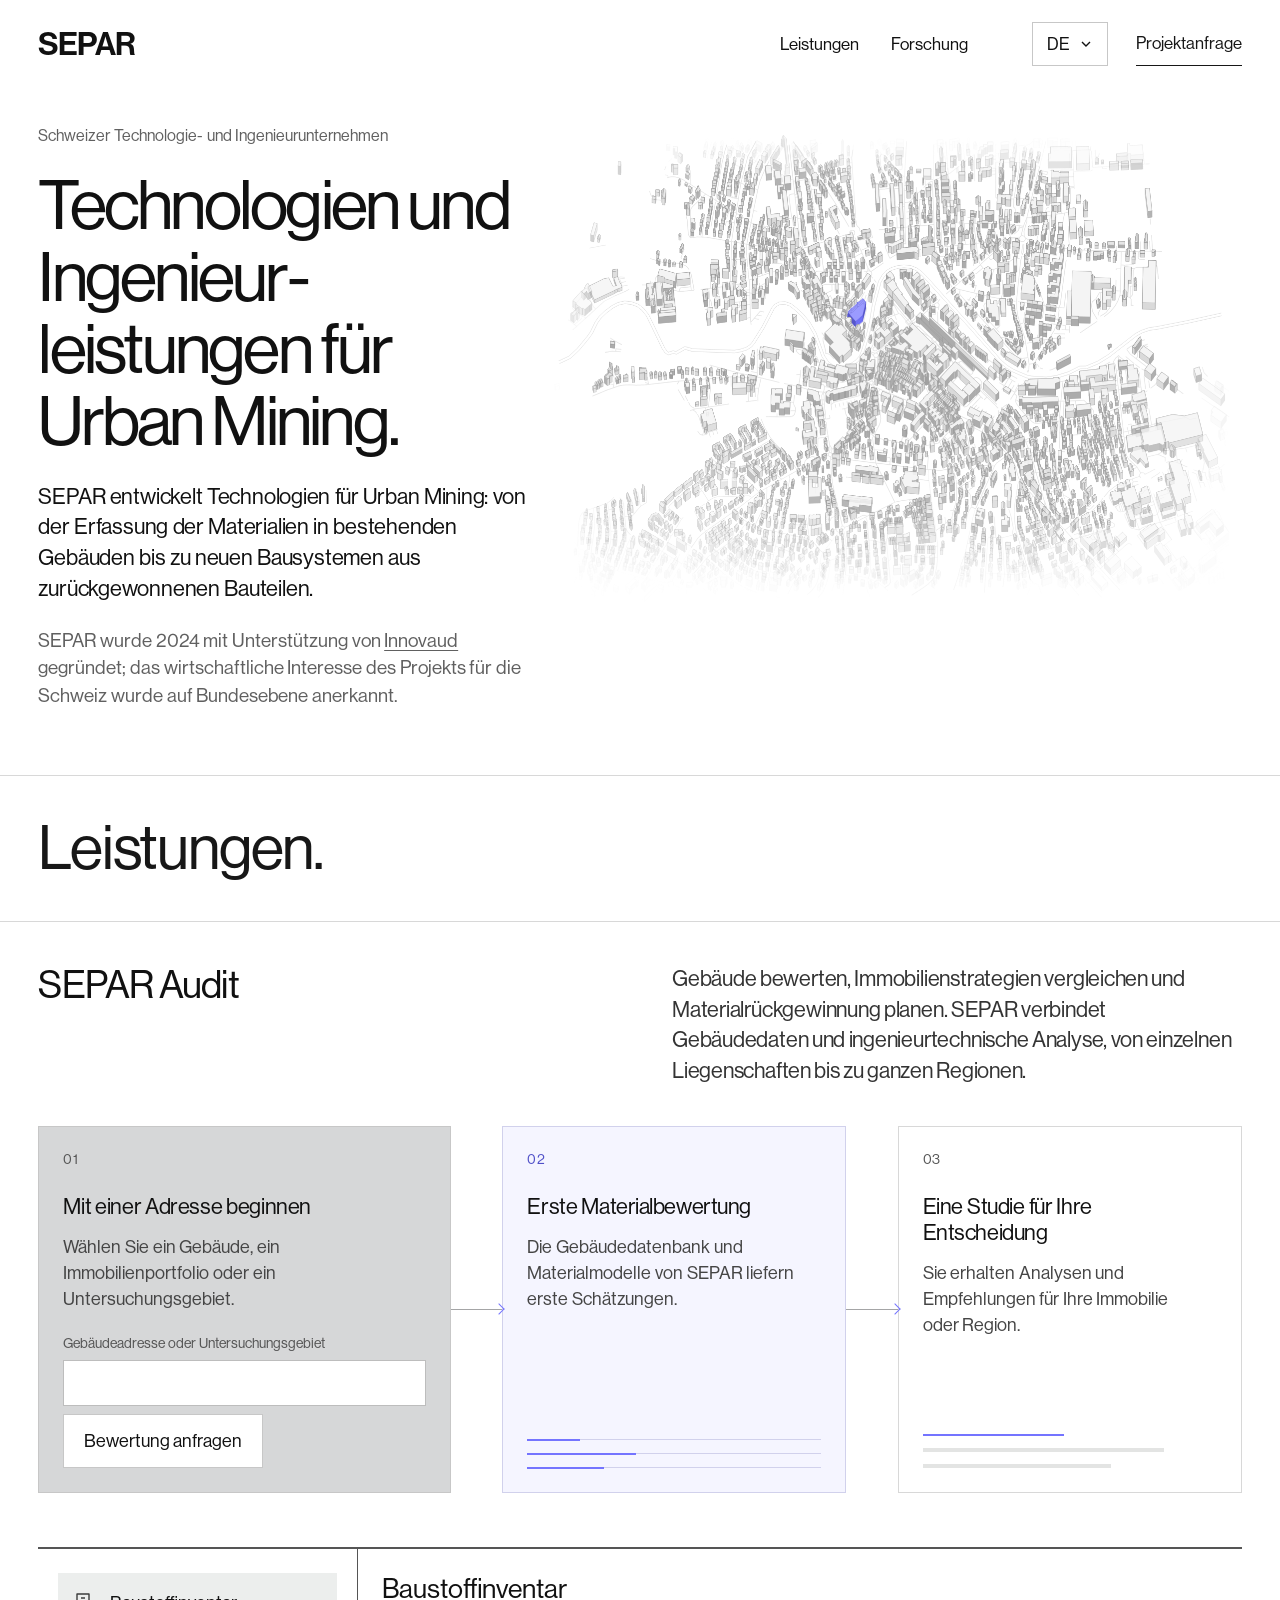
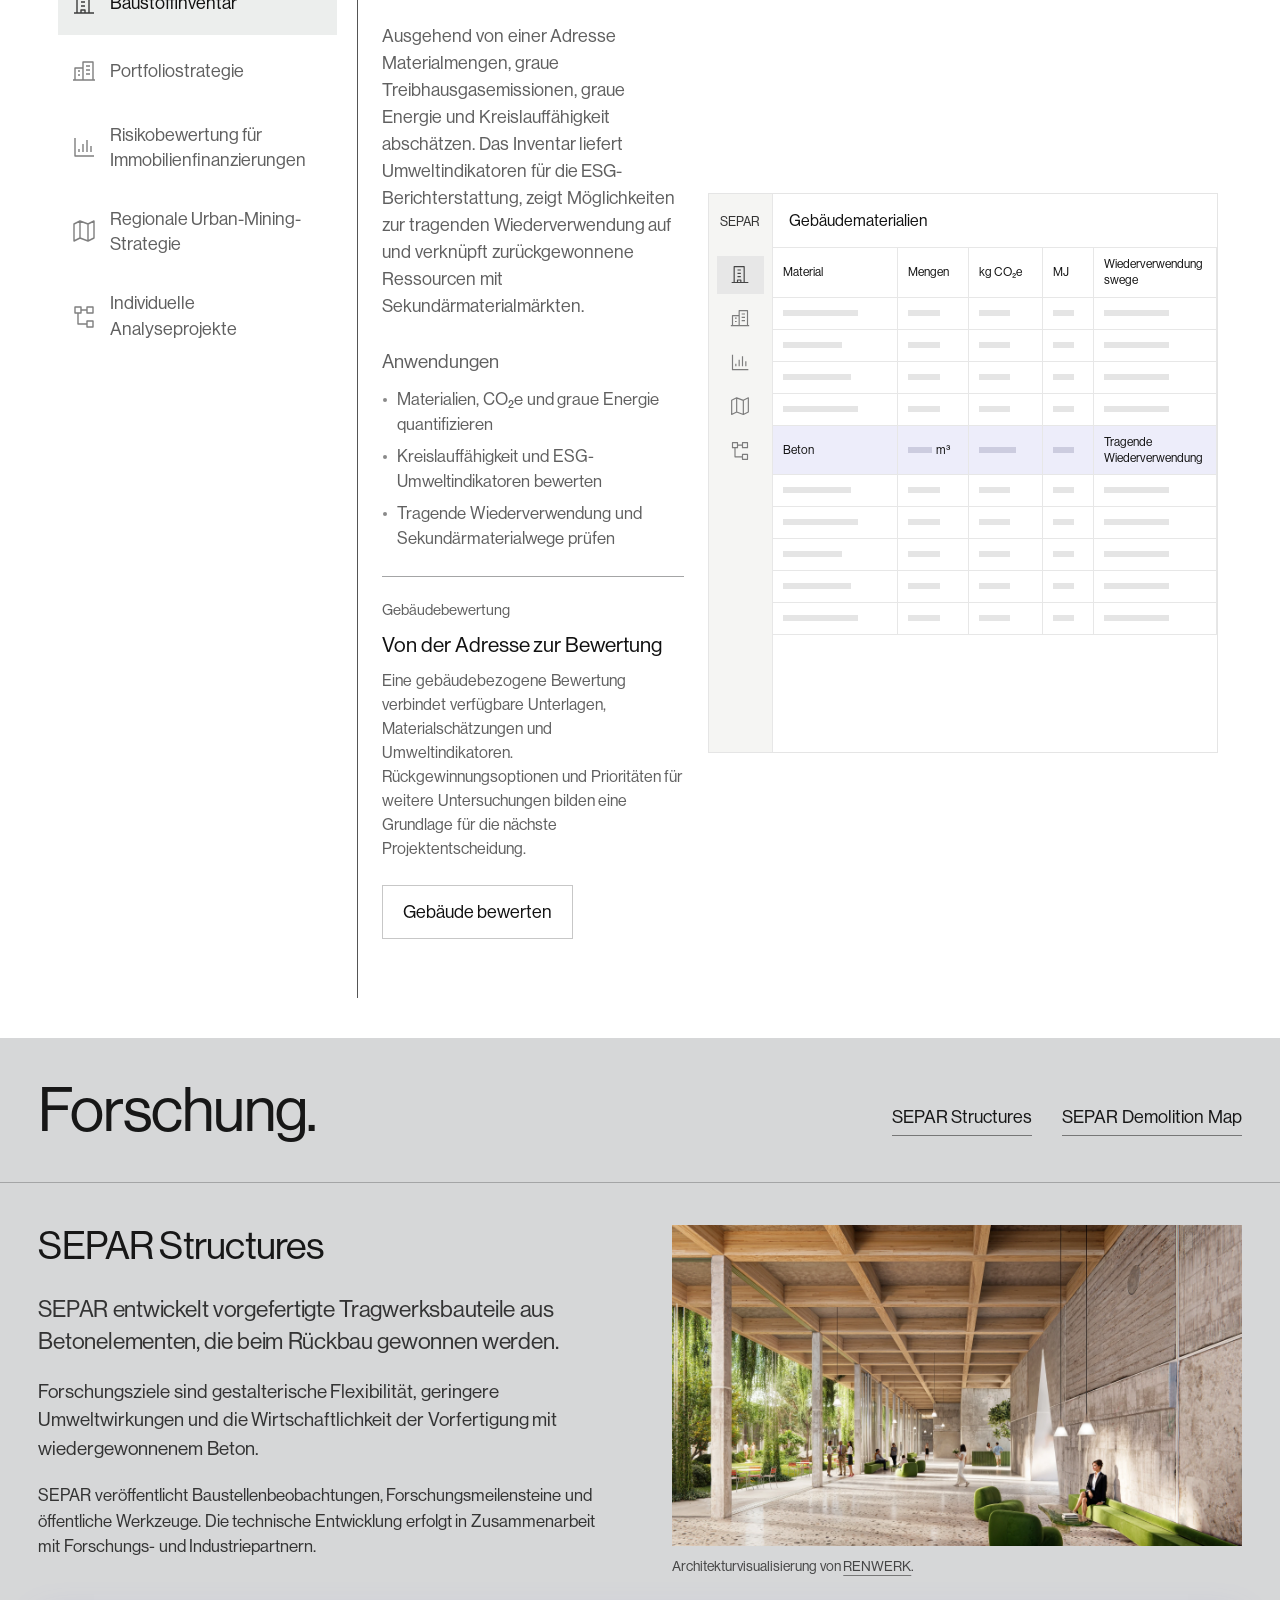
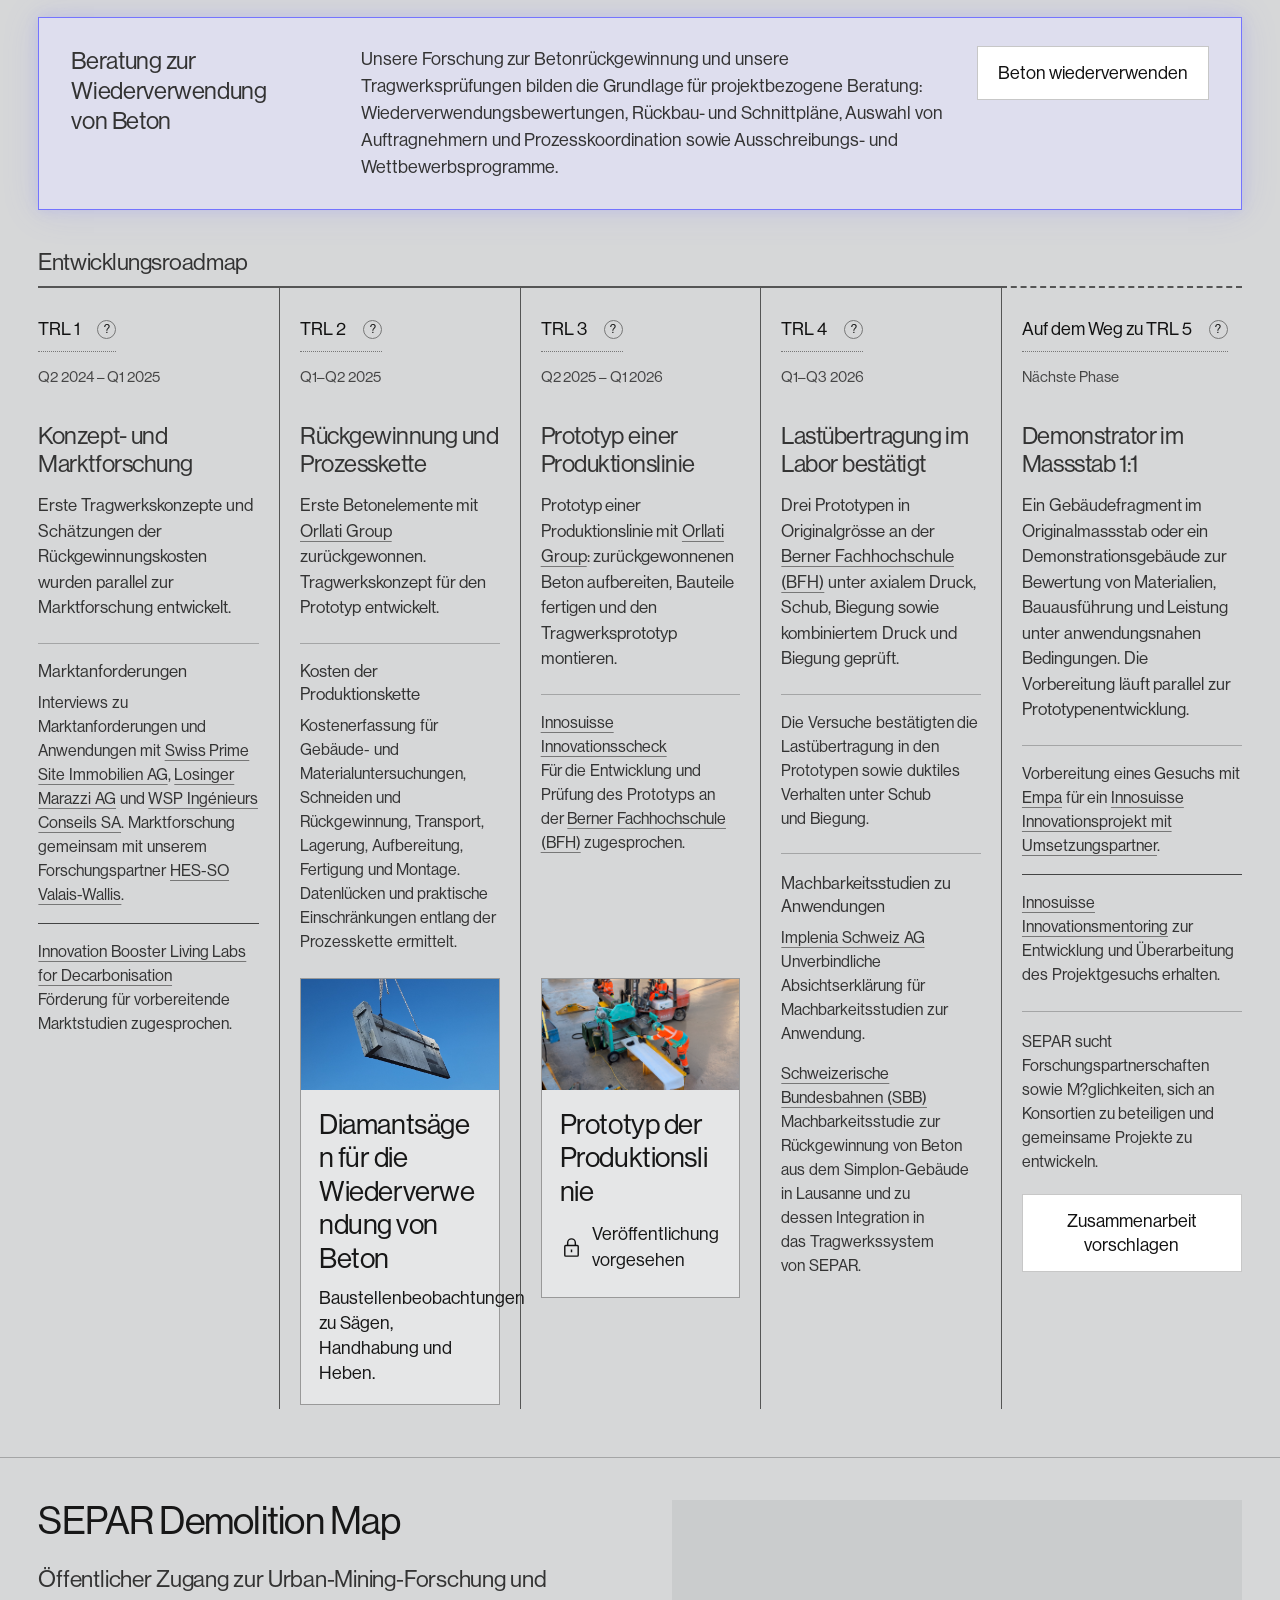
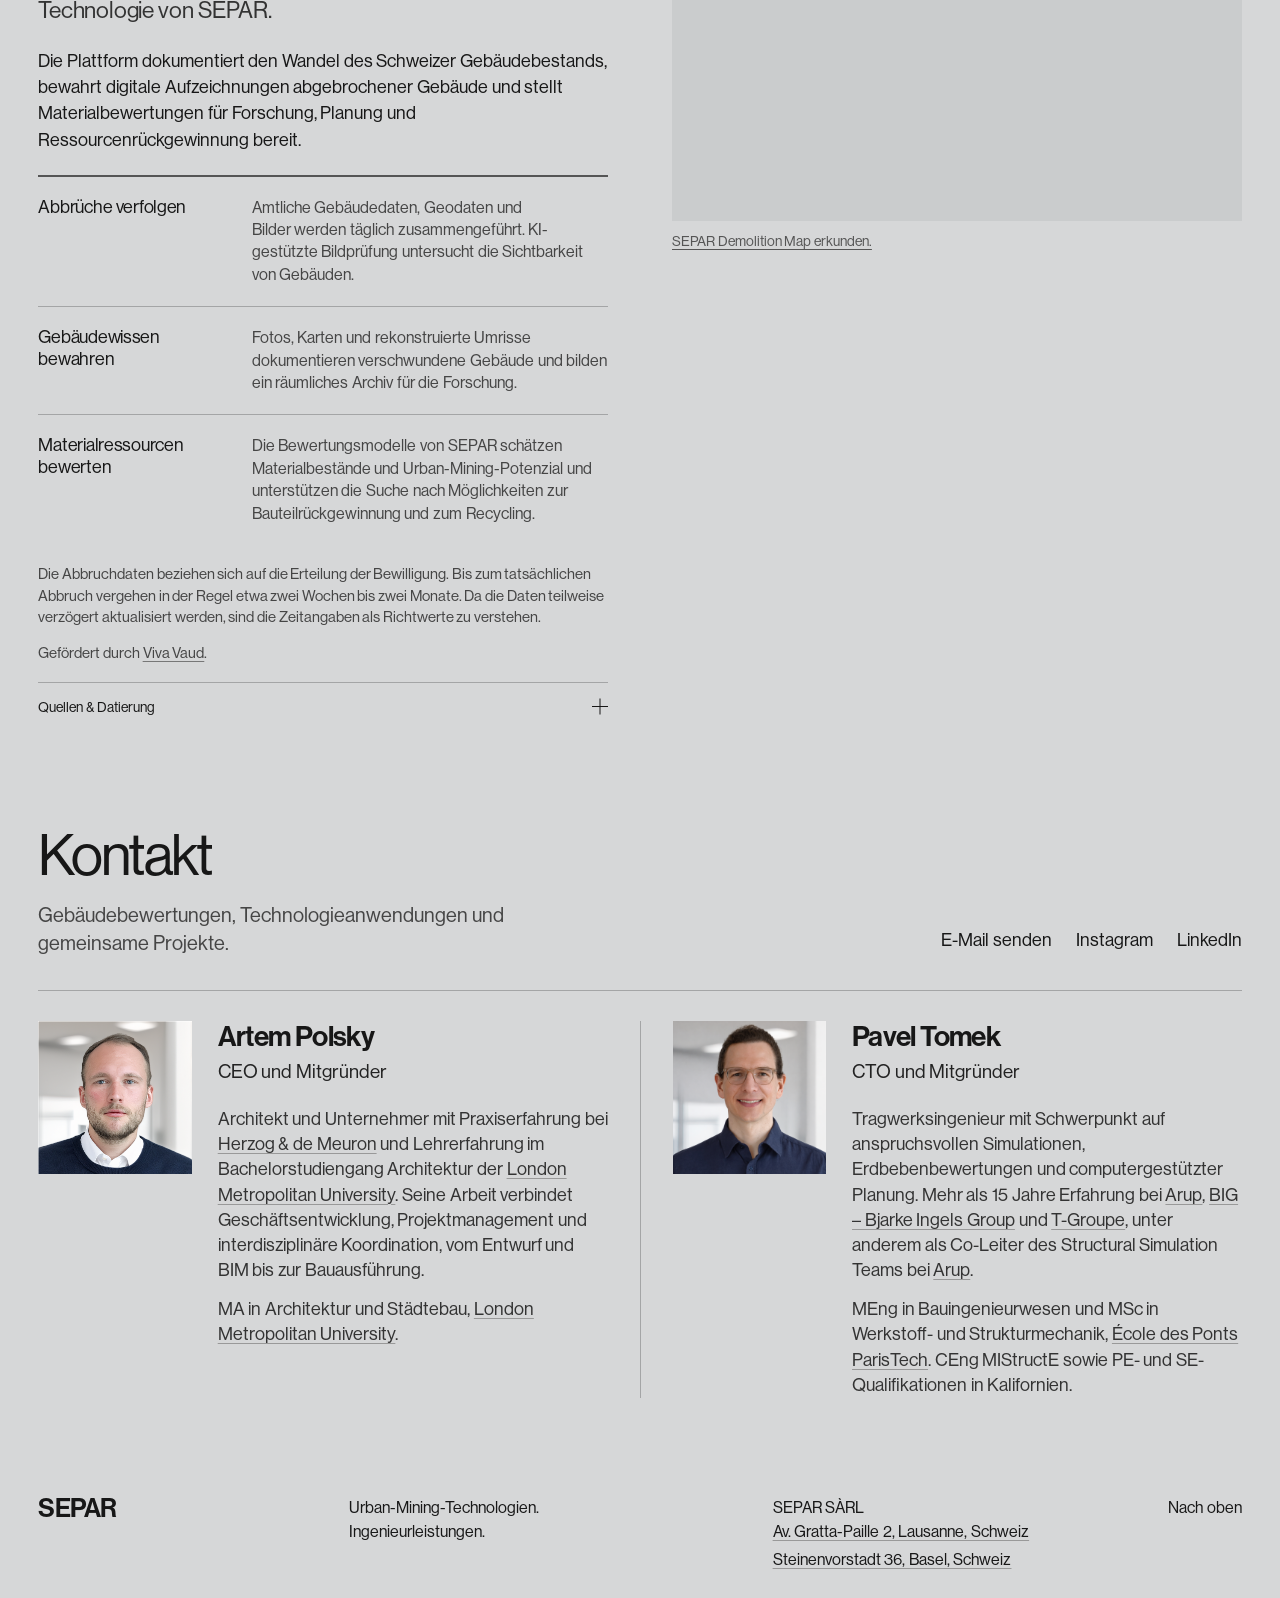
<file: de/index.html>
<!doctype html>
<html lang="de"><head>
    <meta charset="UTF-8">
    <meta name="viewport" content="width=device-width, initial-scale=1">
    <meta name="theme-color" content="#ffffff">
    <meta name="description" content="Gebäudematerialinventare, Portfolio- und Kreditrisikobewertungen, territoriale Urban-Mining-Strategien und Forschung zur Betonwiederverwendung. SEPAR, Schweiz.">
    <meta property="og:title" content="SEPAR — Urban Mining, Materialbewertung und Betonwiederverwendung">
    <meta property="og:description" content="Gebäudematerialinventare, Portfolio- und Kreditrisikobewertungen, territoriale Urban-Mining-Strategien und Forschung zur Betonwiederverwendung. SEPAR, Schweiz.">
    <meta property="og:type" content="website">
    <title>SEPAR — Urban Mining, Materialbewertung und Betonwiederverwendung</title>
    <link rel="icon" type="image/svg+xml" href="/assets/favicon.svg?v=spr-20261028">
    <link rel="stylesheet" href="/styles.css?v=20261028-two-blocks-1">
    <script src="/content.js" defer=""></script>
    <script src="/assets/river-city-data.js" defer=""></script>
<script src="/assets/city-layout.js?v=20261028-soft-rays" defer=""></script>
<script src="/assets/city-state.js?v=20261028-complete-generations" defer=""></script>
<script src="/assets/city-renewal.js?v=20261028-soft-rays" defer=""></script>
<script src="/assets/services.js?v=20261029-search1" defer=""></script>
<script src="/assets/contact-copy.js?v=activity-20261030" defer=""></script>
    <script src="/assets/search-runtime.js?v=20261029-search1" defer=""></script><script src="/app.js?v=20261029-search1" defer=""></script>
    <script src="/assets/contact-forms.js?v=20261029-admin1" defer=""></script>
    <script src="/assets/map-embed.js" defer=""></script>
    <script src="/assets/research-details.js" defer=""></script>
  <link rel="stylesheet" href="/assets/audit-services.css?v=20261028-norm-2">
  <link rel="stylesheet" href="/assets/product-previews.css?v=20261028-proportions">
  <link rel="stylesheet" href="/assets/product-catalogue.css?v=20261028-proportions">
  <link rel="stylesheet" href="/assets/type-scale.css?v=20261028-1">
  <link rel="stylesheet" href="/assets/research-advisory.css?v=20261030-violet1">
  <link rel="stylesheet" href="/assets/custom-projects.css?v=20261028-1">
  <link rel="stylesheet" href="/assets/interface-refinements.css?v=20261029-search1">
  <link rel="stylesheet" href="/assets/open-grid.css?v=20261028-1">
  <link rel="stylesheet" href="/assets/process-sequence.css?v=20261028-2">
  <link rel="stylesheet" href="/assets/reference-links.css?v=20261028-1">
<link rel="stylesheet" href="/assets/contact-forms.css?v=20261028-forms-1">
<script src="/assets/site-metrics.js?v=20261029-search1" defer=""></script>
<meta property="og:url" content="https://separ.ch/de/"><meta property="og:locale" content="de_CH"><meta property="og:site_name" content="SEPAR"><meta property="og:image" content="https://separ.ch/assets/river-city.webp"><meta property="og:image:alt" content="Ein animiertes dreidimensionales Quartier. Gebäude werden zurückgebaut, violette Materialströme erreichen freie Grundstücke, und neue Gebäude entstehen und werden grau."><meta name="twitter:card" content="summary_large_image"><meta name="twitter:title" content="SEPAR — Urban Mining, Materialbewertung und Betonwiederverwendung"><meta name="twitter:description" content="Gebäudematerialinventare, Portfolio- und Kreditrisikobewertungen, territoriale Urban-Mining-Strategien und Forschung zur Betonwiederverwendung. SEPAR, Schweiz."><meta name="twitter:image" content="https://separ.ch/assets/river-city.webp"><meta name="robots" content="index, follow, max-image-preview:large"><link rel="canonical" href="https://separ.ch/de/"><link rel="alternate" hreflang="en" href="https://separ.ch/"><link rel="alternate" hreflang="de" href="https://separ.ch/de/"><link rel="alternate" hreflang="fr" href="https://separ.ch/fr/"><link rel="alternate" hreflang="it" href="https://separ.ch/it/"><link rel="alternate" hreflang="x-default" href="https://separ.ch/"><script id="separ-schema" type="application/ld+json">{"@context":"https://schema.org","@graph":[{"@type":"Organization","@id":"https://separ.ch/#organization","name":"SEPAR","url":"https://separ.ch/","email":"separ@separ.ch","foundingDate":"2024","address":[{"@type":"PostalAddress","streetAddress":"Av. Gratta-Paille 2","addressLocality":"Lausanne","addressCountry":"CH"},{"@type":"PostalAddress","streetAddress":"Steinenvorstadt 36","addressLocality":"Basel","addressCountry":"CH"}],"sameAs":["https://www.instagram.com/demolition.ch/","https://www.linkedin.com/company/separch/"]},{"@type":"WebSite","@id":"https://separ.ch/#website","url":"https://separ.ch/","name":"SEPAR","publisher":{"@id":"https://separ.ch/#organization"},"inLanguage":["en","de","fr","it"]},{"@type":"WebPage","@id":"https://separ.ch/de/#page","url":"https://separ.ch/de/","name":"SEPAR — Urban Mining, Materialbewertung und Betonwiederverwendung","description":"Gebäudematerialinventare, Portfolio- und Kreditrisikobewertungen, territoriale Urban-Mining-Strategien und Forschung zur Betonwiederverwendung. SEPAR, Schweiz.","inLanguage":"de","isPartOf":{"@id":"https://separ.ch/#website"},"about":{"@id":"https://separ.ch/#organization"}},{"@type":"Service","@id":"https://separ.ch/de/#service-panel-1","name":"Baustoffinventar","description":"Ausgehend von einer Adresse Materialmengen, graue Treibhausgasemissionen, graue Energie und Kreislauffähigkeit abschätzen. Das Inventar liefert Umweltindikatoren für die ESG-Berichterstattung, zeigt Möglichkeiten zur tragenden Wiederverwendung auf und verknüpft zurückgewonnene Ressourcen mit Sekundärmaterialmärkten.","url":"https://separ.ch/de/#service-panel-1","provider":{"@id":"https://separ.ch/#organization"}},{"@type":"Service","@id":"https://separ.ch/de/#service-panel-2","name":"Portfoliostrategie","description":"Finanzielle und ökologische Szenarien für das gesamte Portfolio vergleichen. Untersuchen, wie Erneuerungszeitpunkte, Kosten und Rückgewinnungsmärkte die erwarteten Ausgaben, Rückgewinnungswerte, grauen Emissionen und Energiemengen beeinflussen, um Investitionen und Kreislauffähigkeit zu priorisieren.","url":"https://separ.ch/de/#service-panel-2","provider":{"@id":"https://separ.ch/#organization"}},{"@type":"Service","@id":"https://separ.ch/de/#service-panel-3","name":"Risikobewertung für Immobilienfinanzierungen","description":"Gebäudebezogene Risiken vor einer Finanzierung bewerten. Erneuerungsbedarf, Abbruchrisiko und möglichen Nettoerlös aus der Materialrückgewinnung im Rahmen einer technischen Due Diligence untersuchen.","url":"https://separ.ch/de/#service-panel-3","provider":{"@id":"https://separ.ch/#organization"}},{"@type":"Service","@id":"https://separ.ch/de/#service-panel-4","name":"Regionale Urban-Mining-Strategie","description":"Eine Urban-Mining-Strategie für eine Gemeinde oder Region entwickeln. Materialressourcen und künftige Stoffströme mit Baubedarf, Logistik und Rückgewinnungsinfrastruktur verknüpfen.","url":"https://separ.ch/de/#service-panel-4","provider":{"@id":"https://separ.ch/#organization"}},{"@type":"Service","@id":"https://separ.ch/de/#service-panel-5","name":"Individuelle Analyseprojekte","description":"Sie haben eine Frage zu Gebäuden, Materialien oder Urban Mining, die über die Standardbewertungen hinausgeht? Wir entwickeln eine projektspezifische Studie und verbinden KI-gestützte Datenanalyse, räumliche Modellierung und Ingenieurwissen zu Szenarien und Empfehlungen.","url":"https://separ.ch/de/#service-panel-5","provider":{"@id":"https://separ.ch/#organization"}}]}</script><script id="separ-search-config" type="application/json">{"article":false,"english":{"skip":"Skip to content","navAudit":"Services","navResearch":"Research","language":"Language","enquiryGeneral":"Project enquiry","aboutEyebrow":"Swiss technology and engineering company","aboutTitle":"Technologies and engineering for urban mining.","aboutLead":"SEPAR develops technologies for urban mining, from assessing the materials in existing buildings to creating new construction systems from recovered components.","aboutOrigin":"SEPAR was founded in 2024 with \u003ca href=\"https://www.innovaud.ch/en/\" target=\"_blank\" rel=\"noopener noreferrer\">Innovaud\u003c/a>’s support and federal recognition of its project’s economic interest for Switzerland.","servicesGroup":"Services.","servicesHeading":"SEPAR Audit","servicesIntro":"Assess buildings, compare property strategies and plan material recovery. SEPAR combines building data and engineering analysis, from individual properties to entire territories.","startTitle":"Start with an address","startScope":"Identify a building, property portfolio or study area.","addressLabel":"Property address or study area","enquiryAddress":"Request assessment","engineTitle":"Initial material assessment","engineBody":"SEPAR’s building database and material models provide the initial estimates.","resultTitle":"A study for your decision","resultBody":"Receive analysis and recommendations for your property or territory.","service1Title":"Building material inventory","service2Title":"Portfolio strategy","service3Title":"Lending risk assessment","service4Title":"Territorial urban-mining strategy","service5Title":"Custom analytical projects","service1Body":"From an address, estimate material quantities, embodied greenhouse-gas emissions, embodied energy and circularity. Use the inventory as environmental inputs to ESG reporting, identify structural reuse opportunities and connect recovered resources with secondary-material markets.","normUseHeading":"Applications","normUse11":"Quantify materials, CO₂e and embodied energy","normUse12":"Assess circularity and environmental ESG indicators","normUse13":"Identify structural reuse and secondary-material routes","normCase1":"Building assessment","inventoryExampleTitle":"From address to assessment","case1Compact":"A building-level assessment brings together available records, material estimates and environmental indicators. Recovery options and priorities for further investigation provide a basis for the next project decision.","enquiryInventory":"Assess a building","service2Body":"Compare financial and environmental scenarios across the whole portfolio. Test how renewal timing, costs and recovery-market conditions affect projected expenditure, recovery value, embodied emissions and energy to guide investment and circularity priorities.","normUse21":"Compare portfolio-wide financial and environmental outcomes","normUse22":"Test sensitivity to renewal timing, costs and recovery markets","normUse23":"Prioritise investment and circularity across the portfolio","normCase2":"Material and portfolio study, 2026","case2Compact":"A three-building study covering concrete, steel, timber and glazing estimates, renovation, demolition and selective-disassembly scenarios, and associated material-production and disposal emissions.","enquiryPortfolio":"Assess your portfolio","service3Body":"Assess building-related risks before financing. Examine renewal needs, demolition exposure and potential net material recovery value as part of technical due diligence.","normUse31":"Review renewal expenditure","normUse32":"Assess early-demolition exposure","normUse33":"Examine net recovery value","case3Kind":"Lending assessment study, 2025","case3Compact":"Study of building-related lending risks and material recovery value in the context of financing requirements. The analytical scope covers potential resale proceeds, dismantling, transport and preparation costs.","enquiryLending":"Assess lending exposure","service4Body":"Develop an urban-mining strategy for a municipality or region. Connect material resources and future flows with construction demand, logistics and recovery infrastructure.","normUse41":"Map future material resources","normUse42":"Plan collection and processing capacity","normUse43":"Connect supply with local demand","caseCommission":"Territorial resource study, 2025–2026","case4Compact":"Territorial material-resource study covering 234,775 building records in the Canton of Vaud. The analytical scope includes material-resource maps, geodata and demolition-flow scenarios to 2035.","enquiryTerritory":"Plan an urban-mining study","service5Body":"Bring us a building, material or urban-mining question beyond the standard assessments. We develop a dedicated study, combining AI-assisted data analysis, spatial modelling and engineering expertise to turn complex evidence into scenarios and recommendations.","normUse51":"Develop assessment methods for a specific decision","normUse52":"Evaluate technical, environmental and economic feasibility","normUse53":"Build strategies across sectors and territories","customScopeLabel":"Project development","customScopeTitle":"From your question to a defined scope","customScopeBody":"Together we define the decision, available evidence and expected deliverables, then agree the method, scope and milestones.","enquiryCustom":"Scope a custom project","normVisual1":"Building materials","styleTableMaterial":"Material","pvQuantities":"Quantities","styleTableReuseRoutes":"Reuse routes","depthConcrete":"Concrete","styleStructuralReuse":"Structural reuse","stylePortfolioTitle":"Portfolio performance","stylePortfolioCosts":"Costs &amp; recovery value","stylePortfolioCarbonEnergy":"Carbon &amp; energy","stylePortfolioSensitivity":"Scenario sensitivity","normVisual3":"Building risks &amp; recovery value","pvExposure":"Building exposure","depthOrigination":"Origination","depthReview":"Refinancing / review","depthMaturity":"Maturity","normComparison":"Scenario comparison","normLoan":"Lending horizon","pvRecoveryBalance":"Recovery balance","normGross":"Resale proceeds","normCosts":"Recovery costs","normNetValue":"Net recovery value","normFlows":"Material routes","normVisual4":"Territorial urban mining","normResources":"Resources","normProcessing":"Processing","normDemand":"Demand","normHorizon":"Planning to 2035","customPreviewTitle":"Custom assessment","customBriefLabel":"Project brief","customQuestion":"Where is concrete recovery viable?","customDataBuildings":"Buildings","customDataDocuments":"Documents","customDataMarkets":"Markets","customAnalysis":"Scenario analysis","customPriorities":"Priorities","customResult":"Decision brief","researchGroup":"Research.","techTitle":"SEPAR Structures","mapTitle":"SEPAR Demolition Map","techIntro":"SEPAR develops prefabricated structural components from concrete elements recovered during demolition.","valuesAmbition":"Research objectives include design flexibility, reduced environmental impact and the economic feasibility of prefabrication using recovered concrete.","sharingBody":"SEPAR publishes field observations, research milestones and public tools. Technical development is conducted through research and industrial collaborations.","valuesCredit":"Architectural visualisation by \u003ca href=\"https://www.renwerk.com/\" target=\"_blank\" rel=\"noopener noreferrer\">RENWERK\u003c/a>.","researchAdvisoryTitle":"Concrete reuse advisory","researchAdvisoryBody":"Our concrete-recovery research and structural testing inform project-specific advice: reuse assessments, deconstruction and cutting plans, contractor selection and process coordination, and briefs for tenders and design competitions.","enquiryAdvisory":"Discuss concrete reuse","timelineHeading":"Development roadmap","trlIntro":"Technology Readiness Level (TRL) describes technology maturity on a nine-level scale used in European research programmes.","trl1":"TRL 1: basic principles observed. SEPAR’s first stage combined initial studies with market research.","phase1Date":"Q2 2024 – Q1 2025","phase1Title":"Concept and market research","phase1Body":"Initial structural concepts and recovery-cost estimates developed alongside market research.","marketMilestone":"Market requirements","phase2Market":"Interviews on market requirements and applications with \u003ca href=\"https://sps.swiss/en/group/home\" target=\"_blank\" rel=\"noopener noreferrer\">Swiss Prime Site Immobilien AG\u003c/a>, \u003ca href=\"https://www.losinger-marazzi.ch/fr\" target=\"_blank\" rel=\"noopener noreferrer\">Losinger Marazzi AG\u003c/a> and \u003ca href=\"https://www.wsp.com/fr-ch\" target=\"_blank\" rel=\"noopener noreferrer\">WSP Ingénieurs Conseils SA\u003c/a>. Market research conducted with our research partner \u003ca href=\"https://www.hevs.ch/en\" target=\"_blank\" rel=\"noopener noreferrer\">HES-SO Valais-Wallis\u003c/a>.","phase1Support":"\u003ca href=\"https://energylivinglab.com/projects/innovation-booster/\" target=\"_blank\" rel=\"noopener noreferrer\">Innovation Booster Living Labs for Decarbonisation\u003c/a>\u003cbr>Support awarded for preparatory market studies.","trl2":"TRL 2: technology concept formulated. SEPAR developed the structural concept alongside field recovery trials.","phase2Date":"Q1–Q2 2025","phase2Title":"Recovery and supply-chain research","phase2Body":"First concrete elements recovered with \u003ca href=\"https://www.orllati.ch/blog/le-futur-de-la-construction-passepar-le-reemploi-du-beton-1390\" target=\"_blank\" rel=\"noopener noreferrer\">Orllati Group\u003c/a>. Structural concept developed for the prototype.","phase3CostsTitle":"Production-chain costing","phase3Costs":"Cost assessment covering building and material surveys, cutting and recovery, transport, storage, preparation, fabrication and assembly. Data gaps and practical constraints identified along the chain.","articleLink":"Diamond sawing for concrete reuse","articleDate":"Field observations of cutting, handling and lifting.","trl3":"TRL 3: experimental proof of concept. SEPAR built and tested the production sequence through fabrication and prototype assembly.","phase3Date":"Q2 2025 – Q1 2026","phase3Title":"Production-line prototype","phase3Body":"A prototype production line developed with \u003ca href=\"https://www.orllati.ch/blog/le-futur-de-la-construction-passepar-le-reemploi-du-beton-1390\" target=\"_blank\" rel=\"noopener noreferrer\">Orllati Group\u003c/a>: preparing recovered concrete, fabricating components and assembling the structural prototype.","phase3Support":"\u003ca href=\"https://www.innosuisse.admin.ch/en/innovation-cheque\" target=\"_blank\" rel=\"noopener noreferrer\">Innosuisse innovation cheque\u003c/a>\u003cbr>Awarded for prototype engineering and testing at \u003ca href=\"https://www.bfh.ch/de/\" target=\"_blank\" rel=\"noopener noreferrer\">Berner Fachhochschule (BFH)\u003c/a>.","prototypeTitle":"Production-line prototype","prototypeStatus":"Publication forthcoming","prototypeRelease":"Available after completion of TRL 5–6.","trl4":"TRL 4: technology validated in the laboratory. SEPAR’s assessment concerns the tested prototype and its experimental scope.","phase4Date":"Q1–Q3 2026","phase4Title":"Load transfer validated in the laboratory","phase4Body":"Three full-scale prototypes tested at \u003ca href=\"https://www.bfh.ch/en/\" target=\"_blank\" rel=\"noopener noreferrer\">Berner Fachhochschule (BFH)\u003c/a> under axial compression, shear, bending and combined compression and bending.","labResult":"The tests confirmed load transfer in the prototypes, with ductile behaviour in shear and bending.","pilotMilestone":"Application feasibility studies","phase4Pilot":"\u003ca href=\"https://implenia.com/en/\" target=\"_blank\" rel=\"noopener noreferrer\">Implenia Schweiz AG\u003c/a>\u003cbr>Non-binding letter of intent for application feasibility studies.","lausanneStudy":"\u003ca href=\"https://company.sbb.ch/en/company/about-us.html\" target=\"_blank\" rel=\"noopener noreferrer\">Swiss Federal Railways (SBB)\u003c/a>\u003cbr>Feasibility assessment of concrete recovery from the Simplon building, Lausanne, and integration into SEPAR’s structural system.","towardsTrl5":"Towards TRL 5","trl5":"TRL 5: technology validated in a relevant environment. This is the next target; the demonstrator is planned.","pilotStage":"Next stage","pilotTitle":"Full-scale demonstrator","pilotBody":"A full-scale building fragment or demonstration building to assess materials, construction and performance in a relevant environment. Preparation runs alongside prototype development.","phase5Application":"Preparing an application with \u003ca href=\"https://www.empa.ch/web/empa\" target=\"_blank\" rel=\"noopener noreferrer\">Empa\u003c/a> for an \u003ca href=\"https://www.innosuisse.admin.ch/en/innovation-project-with-implementation-partner\" target=\"_blank\" rel=\"noopener noreferrer\">Innosuisse innovation project with implementation partner\u003c/a>.","phase5Mentoring":"\u003ca href=\"https://www.innosuisse.admin.ch/en/innovation-mentoring\" target=\"_blank\" rel=\"noopener noreferrer\">Innosuisse innovation mentoring\u003c/a> received to develop and refine the project application.","pilotAsk":"SEPAR seeks research partnerships and opportunities to join consortia and develop joint projects.","enquiryResearch":"Propose a collaboration","mapPublicLead":"Public access to SEPAR’s urban-mining research and technology.","mapPurpose":"The platform documents Switzerland’s changing building stock, preserves digital records of demolished buildings and makes material assessments available for research, planning and resource recovery.","mapDailyTitle":"Monitor demolition","mapDailyBody":"Official building records, geodata and imagery are brought together in a daily update. AI-assisted image review checks building visibility.","mapDataTitle":"Preserve building knowledge","mapDataBody":"Photographs, maps and reconstructed outlines retain evidence of buildings that have disappeared, forming a spatial archive for research.","mapModelTitle":"Assess material resources","mapModelBody":"SEPAR’s assessment engine estimates material stocks and urban-mining potential, helping identify opportunities for component recovery and recycling.","mapWindowBody":"Demolition dates refer to permit issuance, typically leaving around two weeks to two months before actual demolition, while delayed data updates make the timing indicative.","mapSupportBody":"Supported through \u003ca href=\"https://www.viva-vaud.ch/fr/\" target=\"_blank\" rel=\"noopener noreferrer\">Viva Vaud\u003c/a>.","mapSourcesTitle":"Sources &amp; dates","mapSourcesBody":"\u003ca href=\"https://www.bfs.admin.ch/bfs/en/home/registers/federal-register-buildings-dwellings.html\" target=\"_blank\" rel=\"noopener noreferrer\">Federal Register of Buildings and Dwellings (RBD / GWR)\u003c/a>; \u003ca href=\"https://www.swisstopo.admin.ch/\" target=\"_blank\" rel=\"noopener noreferrer\">swisstopo\u003c/a> / \u003ca href=\"https://www.geo.admin.ch/\" target=\"_blank\" rel=\"noopener noreferrer\">geo.admin.ch\u003c/a>; \u003ca href=\"https://www.bfe.admin.ch/en/solar-facade\" target=\"_blank\" rel=\"noopener noreferrer\">Swiss Federal Office of Energy (SFOE) solar facade data\u003c/a>; \u003ca href=\"https://www.openstreetmap.org/copyright\" target=\"_blank\" rel=\"noopener noreferrer\">OpenStreetMap contributors\u003c/a>; \u003ca href=\"https://www.arcgis.com/home/item.html?id=10df2279f9684e4a9f6a7f08febac2a9\" target=\"_blank\" rel=\"noopener noreferrer\">Esri World Imagery\u003c/a>; \u003ca href=\"https://www.google.com/maps/\" target=\"_blank\" rel=\"noopener noreferrer\">Google Maps\u003c/a> / \u003ca href=\"https://www.google.com/streetview/\" target=\"_blank\" rel=\"noopener noreferrer\">Street View\u003c/a>; \u003ca href=\"https://separ.ch/\" target=\"_blank\" rel=\"noopener noreferrer\">SEPAR monitoring and analysis\u003c/a>.","mapDatesBody":"Historical records are interpreted according to their source and registered demolition year. Daily additions reflect newly detected register entries. Permit dates, register updates and actual demolition dates can differ.","mapVisitCaption":"Explore SEPAR Demolition Map.","teamHeading":"Contact us","contactBody":"Building assessments, technology applications and project collaboration.","emailUs":"Email us","artemRole":"CEO and co-founder","artemBio":"Architect and entrepreneur with applied experience at \u003ca href=\"https://www.herzogdemeuron.com/\" target=\"_blank\" rel=\"noopener noreferrer\">Herzog &amp; de Meuron\u003c/a> and teaching experience on \u003ca href=\"https://www.londonmet.ac.uk/\" target=\"_blank\" rel=\"noopener noreferrer\">London Metropolitan University\u003c/a>’s undergraduate architecture programme. His work combines business development, project management and multidisciplinary coordination, from design and BIM to construction delivery.","artemEducation":"MA in Architecture and Urbanism, \u003ca href=\"https://www.londonmet.ac.uk/\" target=\"_blank\" rel=\"noopener noreferrer\">London Metropolitan University\u003c/a>.","pavelRole":"CTO and co-founder","pavelBio":"Structural engineer specialising in advanced simulation, seismic assessment and computational design. More than 15 years of experience at \u003ca href=\"https://www.arup.com/\" target=\"_blank\" rel=\"noopener noreferrer\">Arup\u003c/a>, \u003ca href=\"https://big.dk/\" target=\"_blank\" rel=\"noopener noreferrer\">BIG – Bjarke Ingels Group\u003c/a> and \u003ca href=\"https://t-groupe.ch/\" target=\"_blank\" rel=\"noopener noreferrer\">T-Groupe\u003c/a>, including co-leadership of \u003ca href=\"https://www.arup.com/\" target=\"_blank\" rel=\"noopener noreferrer\">Arup\u003c/a>’s Structural Simulation team.","pavelEducation":"MEng in Civil Engineering and MSc in Mechanics of Materials and Structures, \u003ca href=\"https://ecoledesponts.fr/\" target=\"_blank\" rel=\"noopener noreferrer\">École des Ponts ParisTech\u003c/a>. CEng MIStructE; PE and SE qualifications in California.","footerTag":"Urban-mining technologies.\u003cbr>Engineering services.","officeLausanne":"Av. Gratta-Paille 2, Lausanne, Switzerland","officeBasel":"Steinenvorstadt 36, Basel, Switzerland","backTop":"Back to top","enquiryTopic":"Your enquiry","enquiryName":"Name (optional)","enquiryEmail":"Email","enquiryPhone":"Phone (optional)","enquiryOrganisation":"Organisation (optional)","enquiryPrivacy":"SEPAR uses your details to respond to this enquiry.","enquiryPrivacyLink":"Privacy information","enquirySend":"Send enquiry","enquirySuccess":"Thank you. Your enquiry has been sent to SEPAR. We will reply using the contact details you provided.","enquiryDone":"Close","privacy":"Privacy &amp; site information","privacyBody":"SEPAR measures daily totals of page requests and selected actions, with broad source, country and device categories. A short security check separates suspected automated requests from page views and clicks that pass our checks. Requests are held with their network address for a two-minute checking window, normally processed within three minutes; the temporary association is then deleted. Delayed records are cleared by the next successful cleanup. Final statistics contain aggregate totals. We use no analytics cookies or persistent visitor identifiers and respect Do Not Track and Global Privacy Control. Your language choice is saved in your browser. Cloudflare processes requests and protects the site. Separate security records contain IP addresses and request history without automatic expiry; they are used for protection and traffic-quality checks and are kept separate from enquiries. Enquiry forms securely store your contact details, message and project context in SEPAR’s Cloudflare database and notify our email inbox. SEPAR uses this correspondence to respond and manage your project. Administrator sign-in uses essential authentication cookies. Staff browsers may also retain a constant preference cookie that excludes their activity from statistics. \u003ca href=\"https://www.cloudflare.com/privacypolicy/\" target=\"_blank\" rel=\"noopener noreferrer\">Cloudflare privacy policy\u003c/a>.","citySources":"City model: \u003ca href=\"https://www.openstreetmap.org/copyright\" target=\"_blank\" rel=\"noopener noreferrer\">© OpenStreetMap contributors\u003c/a>. Building footprints and river alignment from Frauenfeld. Schematic heights and roof forms; illustrative redevelopment and material-transfer scenarios.","serviceImageInfo":"Services illustrations use fictional buildings and schematic analytical graphics. The neighbourhood image is AI-generated. These illustrations explain the assessment process.","mapEmbedInfo":"On larger screens, the embedded SEPAR Demolition Map loads when its section comes into view. The map and its imagery providers process requests under their own privacy terms. On mobile, a local image links to the platform.","privacyContact":"For questions about your data, use the enquiry form or the Email us link at the bottom of the page.","heroAlt":"An animated three-dimensional neighbourhood. Buildings are dismantled, violet material flows reach empty sites, and new buildings rise and become grey.","valuesAlt":"Architectural visualisation of a lobby combining reclaimed concrete elements, timber and planting","articlePreviewAlt":"A recovered concrete wall panel suspended against a blue sky","prototypeAlt":"The prototype production line processing a recovered concrete beam","mapMobileAlt":"Open SEPAR Demolition Map","navLabel":"Main navigation","openMenu":"Open menu","mobileNav":"Mobile navigation","cityAlt":"An animated three-dimensional neighbourhood. Buildings are dismantled, violet material flows reach empty sites, and new buildings rise and become grey.","servicesLabel":"Our services","scene1Alt":"Material inventory with quantities, embodied emissions in kg CO₂e, embodied energy in MJ and reuse routes. Structural reuse is selected; secondary values are abstracted.","scene2Alt":"Portfolio overview with three building groups, map locations and fields for costs and recovery value, carbon and energy, and scenario sensitivity.","scene3Alt":"Lending analysis preview organised as an origination-to-maturity schedule, scenario chart and recovery balance; secondary values are abstract.","scene4Alt":"Territorial urban-mining spatial analysis showing classified resource, processing and demand zones, connecting routes and a planning layer to 2035.","scene5Alt":"Custom study workspace: a project brief about concrete recovery, building records, project documents and market data feed a spatial scenario comparison and a decision brief.","close":"Close","copied":"Email address copied.","copyFailed":"Please select and copy: separ@separ.ch","closeMenu":"Close menu","pageTitle":"SEPAR — Urban mining, material assessments and concrete reuse","metaDescription":"Building material inventories, portfolio and lending-risk assessments, territorial urban-mining strategies and concrete reuse research. SEPAR, Switzerland."},"pages":{"en":{"title":"SEPAR — Urban mining, material assessments and concrete reuse","description":"Building material inventories, portfolio and lending-risk assessments, territorial urban-mining strategies and concrete reuse research. SEPAR, Switzerland.","url":"https://separ.ch/","locale":"en_GB","schema":{"@context":"https://schema.org","@graph":[{"@type":"Organization","@id":"https://separ.ch/#organization","name":"SEPAR","url":"https://separ.ch/","email":"separ@separ.ch","foundingDate":"2024","address":[{"@type":"PostalAddress","streetAddress":"Av. Gratta-Paille 2","addressLocality":"Lausanne","addressCountry":"CH"},{"@type":"PostalAddress","streetAddress":"Steinenvorstadt 36","addressLocality":"Basel","addressCountry":"CH"}],"sameAs":["https://www.instagram.com/demolition.ch/","https://www.linkedin.com/company/separch/"]},{"@type":"WebSite","@id":"https://separ.ch/#website","url":"https://separ.ch/","name":"SEPAR","publisher":{"@id":"https://separ.ch/#organization"},"inLanguage":["en","de","fr","it"]},{"@type":"WebPage","@id":"https://separ.ch/#page","url":"https://separ.ch/","name":"SEPAR — Urban mining, material assessments and concrete reuse","description":"Building material inventories, portfolio and lending-risk assessments, territorial urban-mining strategies and concrete reuse research. SEPAR, Switzerland.","inLanguage":"en","isPartOf":{"@id":"https://separ.ch/#website"},"about":{"@id":"https://separ.ch/#organization"}},{"@type":"Service","@id":"https://separ.ch/#service-panel-1","name":"Building material inventory","description":"From an address, estimate material quantities, embodied greenhouse-gas emissions, embodied energy and circularity. Use the inventory as environmental inputs to ESG reporting, identify structural reuse opportunities and connect recovered resources with secondary-material markets.","url":"https://separ.ch/#service-panel-1","provider":{"@id":"https://separ.ch/#organization"}},{"@type":"Service","@id":"https://separ.ch/#service-panel-2","name":"Portfolio strategy","description":"Compare financial and environmental scenarios across the whole portfolio. Test how renewal timing, costs and recovery-market conditions affect projected expenditure, recovery value, embodied emissions and energy to guide investment and circularity priorities.","url":"https://separ.ch/#service-panel-2","provider":{"@id":"https://separ.ch/#organization"}},{"@type":"Service","@id":"https://separ.ch/#service-panel-3","name":"Lending risk assessment","description":"Assess building-related risks before financing. Examine renewal needs, demolition exposure and potential net material recovery value as part of technical due diligence.","url":"https://separ.ch/#service-panel-3","provider":{"@id":"https://separ.ch/#organization"}},{"@type":"Service","@id":"https://separ.ch/#service-panel-4","name":"Territorial urban-mining strategy","description":"Develop an urban-mining strategy for a municipality or region. Connect material resources and future flows with construction demand, logistics and recovery infrastructure.","url":"https://separ.ch/#service-panel-4","provider":{"@id":"https://separ.ch/#organization"}},{"@type":"Service","@id":"https://separ.ch/#service-panel-5","name":"Custom analytical projects","description":"Bring us a building, material or urban-mining question beyond the standard assessments. We develop a dedicated study, combining AI-assisted data analysis, spatial modelling and engineering expertise to turn complex evidence into scenarios and recommendations.","url":"https://separ.ch/#service-panel-5","provider":{"@id":"https://separ.ch/#organization"}}]}},"de":{"title":"SEPAR — Urban Mining, Materialbewertung und Betonwiederverwendung","description":"Gebäudematerialinventare, Portfolio- und Kreditrisikobewertungen, territoriale Urban-Mining-Strategien und Forschung zur Betonwiederverwendung. SEPAR, Schweiz.","url":"https://separ.ch/de/","locale":"de_CH","schema":{"@context":"https://schema.org","@graph":[{"@type":"Organization","@id":"https://separ.ch/#organization","name":"SEPAR","url":"https://separ.ch/","email":"separ@separ.ch","foundingDate":"2024","address":[{"@type":"PostalAddress","streetAddress":"Av. Gratta-Paille 2","addressLocality":"Lausanne","addressCountry":"CH"},{"@type":"PostalAddress","streetAddress":"Steinenvorstadt 36","addressLocality":"Basel","addressCountry":"CH"}],"sameAs":["https://www.instagram.com/demolition.ch/","https://www.linkedin.com/company/separch/"]},{"@type":"WebSite","@id":"https://separ.ch/#website","url":"https://separ.ch/","name":"SEPAR","publisher":{"@id":"https://separ.ch/#organization"},"inLanguage":["en","de","fr","it"]},{"@type":"WebPage","@id":"https://separ.ch/de/#page","url":"https://separ.ch/de/","name":"SEPAR — Urban Mining, Materialbewertung und Betonwiederverwendung","description":"Gebäudematerialinventare, Portfolio- und Kreditrisikobewertungen, territoriale Urban-Mining-Strategien und Forschung zur Betonwiederverwendung. SEPAR, Schweiz.","inLanguage":"de","isPartOf":{"@id":"https://separ.ch/#website"},"about":{"@id":"https://separ.ch/#organization"}},{"@type":"Service","@id":"https://separ.ch/de/#service-panel-1","name":"Baustoffinventar","description":"Ausgehend von einer Adresse Materialmengen, graue Treibhausgasemissionen, graue Energie und Kreislauffähigkeit abschätzen. Das Inventar liefert Umweltindikatoren für die ESG-Berichterstattung, zeigt Möglichkeiten zur tragenden Wiederverwendung auf und verknüpft zurückgewonnene Ressourcen mit Sekundärmaterialmärkten.","url":"https://separ.ch/de/#service-panel-1","provider":{"@id":"https://separ.ch/#organization"}},{"@type":"Service","@id":"https://separ.ch/de/#service-panel-2","name":"Portfoliostrategie","description":"Finanzielle und ökologische Szenarien für das gesamte Portfolio vergleichen. Untersuchen, wie Erneuerungszeitpunkte, Kosten und Rückgewinnungsmärkte die erwarteten Ausgaben, Rückgewinnungswerte, grauen Emissionen und Energiemengen beeinflussen, um Investitionen und Kreislauffähigkeit zu priorisieren.","url":"https://separ.ch/de/#service-panel-2","provider":{"@id":"https://separ.ch/#organization"}},{"@type":"Service","@id":"https://separ.ch/de/#service-panel-3","name":"Risikobewertung für Immobilienfinanzierungen","description":"Gebäudebezogene Risiken vor einer Finanzierung bewerten. Erneuerungsbedarf, Abbruchrisiko und möglichen Nettoerlös aus der Materialrückgewinnung im Rahmen einer technischen Due Diligence untersuchen.","url":"https://separ.ch/de/#service-panel-3","provider":{"@id":"https://separ.ch/#organization"}},{"@type":"Service","@id":"https://separ.ch/de/#service-panel-4","name":"Regionale Urban-Mining-Strategie","description":"Eine Urban-Mining-Strategie für eine Gemeinde oder Region entwickeln. Materialressourcen und künftige Stoffströme mit Baubedarf, Logistik und Rückgewinnungsinfrastruktur verknüpfen.","url":"https://separ.ch/de/#service-panel-4","provider":{"@id":"https://separ.ch/#organization"}},{"@type":"Service","@id":"https://separ.ch/de/#service-panel-5","name":"Individuelle Analyseprojekte","description":"Sie haben eine Frage zu Gebäuden, Materialien oder Urban Mining, die über die Standardbewertungen hinausgeht? Wir entwickeln eine projektspezifische Studie und verbinden KI-gestützte Datenanalyse, räumliche Modellierung und Ingenieurwissen zu Szenarien und Empfehlungen.","url":"https://separ.ch/de/#service-panel-5","provider":{"@id":"https://separ.ch/#organization"}}]}},"fr":{"title":"SEPAR — Urban mining, évaluation des matériaux et réemploi du béton","description":"Inventaires de matériaux, analyses de portefeuille et de risque de crédit, stratégies territoriales d’urban mining et recherche sur le réemploi du béton. SEPAR, Suisse.","url":"https://separ.ch/fr/","locale":"fr_CH","schema":{"@context":"https://schema.org","@graph":[{"@type":"Organization","@id":"https://separ.ch/#organization","name":"SEPAR","url":"https://separ.ch/","email":"separ@separ.ch","foundingDate":"2024","address":[{"@type":"PostalAddress","streetAddress":"Av. Gratta-Paille 2","addressLocality":"Lausanne","addressCountry":"CH"},{"@type":"PostalAddress","streetAddress":"Steinenvorstadt 36","addressLocality":"Basel","addressCountry":"CH"}],"sameAs":["https://www.instagram.com/demolition.ch/","https://www.linkedin.com/company/separch/"]},{"@type":"WebSite","@id":"https://separ.ch/#website","url":"https://separ.ch/","name":"SEPAR","publisher":{"@id":"https://separ.ch/#organization"},"inLanguage":["en","de","fr","it"]},{"@type":"WebPage","@id":"https://separ.ch/fr/#page","url":"https://separ.ch/fr/","name":"SEPAR — Urban mining, évaluation des matériaux et réemploi du béton","description":"Inventaires de matériaux, analyses de portefeuille et de risque de crédit, stratégies territoriales d’urban mining et recherche sur le réemploi du béton. SEPAR, Suisse.","inLanguage":"fr","isPartOf":{"@id":"https://separ.ch/#website"},"about":{"@id":"https://separ.ch/#organization"}},{"@type":"Service","@id":"https://separ.ch/fr/#service-panel-1","name":"Inventaire des matériaux du bâtiment","description":"À partir d’une adresse, estimer quantités de matériaux, émissions de gaz à effet de serre incorporées, énergie grise et circularité. L’inventaire fournit les données environnementales du reporting ESG, identifie les possibilités de réemploi structurel et relie les ressources récupérées aux marchés des matériaux secondaires.","url":"https://separ.ch/fr/#service-panel-1","provider":{"@id":"https://separ.ch/#organization"}},{"@type":"Service","@id":"https://separ.ch/fr/#service-panel-2","name":"Stratégie de portefeuille","description":"Comparer les scénarios financiers et environnementaux du portefeuille entier. Tester l’effet du calendrier de renouvellement, des coûts et des marchés de récupération sur les dépenses projetées, la valeur de récupération, les émissions incorporées et l’énergie pour orienter les priorités d’investissement et de circularité.","url":"https://separ.ch/fr/#service-panel-2","provider":{"@id":"https://separ.ch/#organization"}},{"@type":"Service","@id":"https://separ.ch/fr/#service-panel-3","name":"Évaluation des risques de financement immobilier","description":"Évaluer les risques liés au bâtiment avant son financement. Examiner les besoins de renouvellement, l’exposition à la démolition et la valeur nette de récupération dans le cadre d’une diligence technique.","url":"https://separ.ch/fr/#service-panel-3","provider":{"@id":"https://separ.ch/#organization"}},{"@type":"Service","@id":"https://separ.ch/fr/#service-panel-4","name":"Stratégie territoriale d’urban mining","description":"Développer une stratégie d’urban mining pour une commune ou une région. Relier ressources matérielles et flux futurs à la demande de construction, à la logistique et aux infrastructures de récupération.","url":"https://separ.ch/fr/#service-panel-4","provider":{"@id":"https://separ.ch/#organization"}},{"@type":"Service","@id":"https://separ.ch/fr/#service-panel-5","name":"Projets d’analyse sur mesure","description":"Confiez-nous une question sur les bâtiments, les matériaux ou les mines urbaines qui dépasse les évaluations courantes. Nous développons une étude dédiée, associant analyse de données assistée par l’IA, modélisation spatiale et expertise en ingénierie pour produire des scénarios et des recommandations.","url":"https://separ.ch/fr/#service-panel-5","provider":{"@id":"https://separ.ch/#organization"}}]}},"it":{"title":"SEPAR — Urban mining, valutazione dei materiali e riuso del calcestruzzo","description":"Inventari dei materiali, analisi di portafoglio e del rischio di credito, strategie territoriali di urban mining e ricerca sul riuso del calcestruzzo. SEPAR, Svizzera.","url":"https://separ.ch/it/","locale":"it_CH","schema":{"@context":"https://schema.org","@graph":[{"@type":"Organization","@id":"https://separ.ch/#organization","name":"SEPAR","url":"https://separ.ch/","email":"separ@separ.ch","foundingDate":"2024","address":[{"@type":"PostalAddress","streetAddress":"Av. Gratta-Paille 2","addressLocality":"Lausanne","addressCountry":"CH"},{"@type":"PostalAddress","streetAddress":"Steinenvorstadt 36","addressLocality":"Basel","addressCountry":"CH"}],"sameAs":["https://www.instagram.com/demolition.ch/","https://www.linkedin.com/company/separch/"]},{"@type":"WebSite","@id":"https://separ.ch/#website","url":"https://separ.ch/","name":"SEPAR","publisher":{"@id":"https://separ.ch/#organization"},"inLanguage":["en","de","fr","it"]},{"@type":"WebPage","@id":"https://separ.ch/it/#page","url":"https://separ.ch/it/","name":"SEPAR — Urban mining, valutazione dei materiali e riuso del calcestruzzo","description":"Inventari dei materiali, analisi di portafoglio e del rischio di credito, strategie territoriali di urban mining e ricerca sul riuso del calcestruzzo. SEPAR, Svizzera.","inLanguage":"it","isPartOf":{"@id":"https://separ.ch/#website"},"about":{"@id":"https://separ.ch/#organization"}},{"@type":"Service","@id":"https://separ.ch/it/#service-panel-1","name":"Inventario dei materiali dell’edificio","description":"Da un indirizzo, stimare quantità di materiali, emissioni incorporate di gas serra, energia incorporata e circolarità. L’inventario fornisce dati ambientali per la rendicontazione ESG, individua opportunità di riuso strutturale e collega le risorse recuperate ai mercati dei materiali secondari.","url":"https://separ.ch/it/#service-panel-1","provider":{"@id":"https://separ.ch/#organization"}},{"@type":"Service","@id":"https://separ.ch/it/#service-panel-2","name":"Strategia di portafoglio","description":"Confrontare scenari finanziari e ambientali dell’intero portafoglio. Verificare come tempi di rinnovo, costi e condizioni dei mercati del recupero influenzino spesa prevista, valore di recupero, emissioni incorporate ed energia, per orientare le priorità d’investimento e di circolarità.","url":"https://separ.ch/it/#service-panel-2","provider":{"@id":"https://separ.ch/#organization"}},{"@type":"Service","@id":"https://separ.ch/it/#service-panel-3","name":"Valutazione dei rischi del credito immobiliare","description":"Valutare i rischi dell’edificio prima del finanziamento. Esaminare esigenze di rinnovo, esposizione alla demolizione e potenziale valore netto dei materiali recuperabili nella due diligence tecnica.","url":"https://separ.ch/it/#service-panel-3","provider":{"@id":"https://separ.ch/#organization"}},{"@type":"Service","@id":"https://separ.ch/it/#service-panel-4","name":"Strategia territoriale di urban mining","description":"Sviluppare una strategia di urban mining per un comune o una regione. Collegare risorse materiali e flussi futuri a domanda edilizia, logistica e infrastrutture di recupero.","url":"https://separ.ch/it/#service-panel-4","provider":{"@id":"https://separ.ch/#organization"}},{"@type":"Service","@id":"https://separ.ch/it/#service-panel-5","name":"Progetti di analisi su misura","description":"Affidateci una questione su edifici, materiali o urban mining che vada oltre le valutazioni standard. Sviluppiamo uno studio dedicato, combinando analisi dei dati assistita dall’IA, modellazione spaziale e competenze ingegneristiche per elaborare scenari e raccomandazioni.","url":"https://separ.ch/it/#service-panel-5","provider":{"@id":"https://separ.ch/#organization"}}]}}}}</script></head>
  <body>
    <a class="skip-link" href="#main" data-i18n="skip">Zum Inhalt</a>
    <header class="site-header container">
      <a class="wordmark" href="#" aria-label="SEPAR home">SEPAR</a>
      <nav class="desktop-nav" aria-label="Hauptnavigation" data-i18n-aria="navLabel">
        <a href="#solutions" data-i18n="navAudit">Leistungen</a>
        <a href="#research" data-i18n="navResearch">Forschung</a>

      </nav>
      <div class="header-actions">
        <div class="language-picker"><label class="language-native"><span class="sr-only" data-i18n="language">Sprache</span><select id="language" aria-label="Language"><option value="en">EN</option><option value="de" selected="">DE</option><option value="fr">FR</option><option value="it">IT</option></select></label>
<button type="button" class="language-toggle" aria-label="Sprache" data-i18n-aria="language" aria-haspopup="listbox" aria-expanded="false" aria-controls="language-options" hidden=""><span class="language-code">EN</span><svg aria-hidden="true" viewBox="0 0 12 12" fill="none" stroke="currentColor" stroke-width="1.4"><path d="m2 4 4 4 4-4"></path></svg></button>
<div class="language-options" id="language-options" role="listbox" aria-label="Sprache" data-i18n-aria="language" hidden=""><a class="language-option" role="option" data-language="en" aria-selected="true" tabindex="-1" href="/" hreflang="en"><span>EN</span><span lang="en">English</span></a><a class="language-option" role="option" data-language="de" aria-selected="false" tabindex="-1" href="/de/" hreflang="de"><span>DE</span><span lang="de">Deutsch</span></a><a class="language-option" role="option" data-language="fr" aria-selected="false" tabindex="-1" href="/fr/" hreflang="fr"><span>FR</span><span lang="fr">Français</span></a><a class="language-option" role="option" data-language="it" aria-selected="false" tabindex="-1" href="/it/" hreflang="it"><span>IT</span><span lang="it">Italiano</span></a></div></div>
        <button type="button" class="header-contact text-button" data-contact="general" data-i18n="enquiryGeneral">Projektanfrage</button>
        <button type="button" class="menu-toggle" aria-expanded="false" aria-controls="mobile-nav" aria-label="Menü öffnen" data-i18n-aria="openMenu"><span></span><span></span></button>
      </div>
    </header>
    <nav id="mobile-nav" class="mobile-nav" aria-label="Mobile Navigation" data-i18n-aria="mobileNav" hidden="">
      <a href="#solutions" data-i18n="navAudit">Leistungen</a><a href="#research" data-i18n="navResearch">Forschung</a><button type="button" class="text-button" data-contact="general" data-i18n="enquiryGeneral">Projektanfrage</button>
    </nav>
    <main id="main">
<section class="company-hero container" id="about" aria-labelledby="about-heading">
<div class="company-intro-grid"><div class="company-heading"><p data-i18n="aboutEyebrow" class="company-eyebrow">Schweizer Technologie- und Ingenieurunternehmen</p><h1 data-i18n="aboutTitle" id="about-heading">Technologien und Ingenieur­leistungen für Urban Mining.</h1><div class="company-narrative"><p data-i18n="aboutLead" class="lead">SEPAR entwickelt Technologien für Urban Mining: von der Erfassung der Materialien in bestehenden Gebäuden bis zu neuen Bausystemen aus zurückgewonnenen Bauteilen.</p><p data-i18n="aboutOrigin" class="company-origin">SEPAR wurde 2024 mit Unterstützung von <a href="https://www.innovaud.ch/en/" target="_blank" rel="noopener noreferrer">Innovaud</a> gegründet; das wirtschaftliche Interesse des Projekts für die Schweiz wurde auf Bundesebene anerkannt.</p></div></div><figure class="company-illustration city-figure"><div class="zurich-scene">
<img class="city-fallback" src="/assets/river-city.webp" width="2400" height="1640" alt="Ein animiertes dreidimensionales Quartier. Gebäude werden zurückgebaut, violette Materialströme erreichen freie Grundstücke, und neue Gebäude entstehen und werden grau." data-i18n-alt="heroAlt" aria-hidden="true">
<canvas width="1200" height="820" role="img" aria-label="Ein animiertes dreidimensionales Quartier. Gebäude werden zurückgebaut, violette Materialströme erreichen freie Grundstücke, und neue Gebäude entstehen und werden grau." data-i18n-aria="cityAlt"></canvas>
</div>
</figure></div>
</section>
 <section id="solutions" class="commercial-group" aria-labelledby="services-title">
  <div class="group-heading container"><h2 id="services-title" data-i18n="servicesGroup">Leistungen.</h2></div>
<div class="consultancy-overview container"><div class="consultancy-heading hero-copy"><h3 id="hero-title" data-i18n="servicesHeading">SEPAR Audit</h3><div><p data-i18n="servicesIntro" class="lead">Gebäude bewerten, Immobilienstrategien vergleichen und Materialrückgewinnung planen. SEPAR verbindet Gebäudedaten und ingenieurtechnische Analyse, von einzelnen Liegenschaften bis zu ganzen Regionen.</p></div></div><div class="assessment-path">
<div class="path-start"><span class="path-step" aria-hidden="true">01</span><div class="path-title"><h4 data-i18n="startTitle">Mit einer Adresse beginnen</h4></div><p data-i18n="startScope">Wählen Sie ein Gebäude, ein Immobilienportfolio oder ein Untersuchungsgebiet.</p><form id="address-request"><label for="property-address" data-i18n="addressLabel">Gebäudeadresse oder Untersuchungsgebiet</label><div class="address-entry"><input id="property-address" name="address" type="text" autocomplete="street-address" maxlength="240" required=""><button class="button" type="submit" data-i18n="enquiryAddress">Bewertung anfragen</button></div></form></div>
<div class="path-engine"><span class="path-step" aria-hidden="true">02</span><div class="path-title"><h4 data-i18n="engineTitle">Erste Materialbewertung</h4></div><p data-i18n="engineBody">Die Gebäudedatenbank und Materialmodelle von SEPAR liefern erste Schätzungen.</p><div class="path-records" aria-hidden="true"><i></i><i></i><i></i></div></div>
<div class="path-result"><span class="path-step" aria-hidden="true">03</span><div class="path-title"><h4 data-i18n="resultTitle">Eine Studie für Ihre Entscheidung</h4></div><p data-i18n="resultBody">Sie erhalten Analysen und Empfehlungen für Ihre Immobilie oder Region.</p><div class="path-result-sheet" aria-hidden="true"><i></i><i></i><i></i></div></div></div><div class="service-catalogue audit-two-blocks audit-service-depth audit-simplified product-cards-v2"><div class="service-left"><div aria-label="Unsere Leistungen" aria-orientation="vertical" class="service-menu" data-i18n-aria="servicesLabel" role="tablist"><button aria-controls="service-panel-1" aria-selected="true" class="service-tab" id="service-tab-1" role="tab" tabindex="0" type="button"><svg aria-hidden="true" fill="none" stroke="currentColor" stroke-linejoin="round" stroke-width="1.4" viewBox="0 0 24 26"><path d="M5 22V3h12v19M2 22h20M9 7h4M9 11h4M9 15h4M9 22v-3h4v3"></path></svg><span data-i18n="service1Title">Baustoffinventar</span></button><button aria-controls="service-panel-2" aria-selected="false" class="service-tab" id="service-tab-2" role="tab" tabindex="-1" type="button"><svg aria-hidden="true" fill="none" stroke="currentColor" stroke-linejoin="round" stroke-width="1.4" viewBox="0 0 24 26"><path d="M3 21V9h8v12M11 21V3h10v18M1 21h22M6 12h2M6 16h2M14 7h4M14 11h4M14 15h4"></path></svg><span data-i18n="service2Title">Portfoliostrategie</span></button><button aria-controls="service-panel-3" aria-selected="false" class="service-tab" id="service-tab-3" role="tab" tabindex="-1" type="button"><svg aria-hidden="true" fill="none" stroke="currentColor" stroke-linejoin="round" stroke-width="1.4" viewBox="0 0 24 26"><path d="M3 3v18h19M7 17v-3M11 17V9M15 17V5M19 17v-6"></path></svg><span data-i18n="service3Title">Risikobewertung für Immobilienfinanzierungen</span></button><button aria-controls="service-panel-4" aria-selected="false" class="service-tab" id="service-tab-4" role="tab" tabindex="-1" type="button"><svg aria-hidden="true" fill="none" stroke="currentColor" stroke-linejoin="round" stroke-width="1.4" viewBox="0 0 24 26"><path d="m2 5 6-3 8 3 6-3v17l-6 3-8-3-6 3ZM8 2v17M16 5v17"></path></svg><span data-i18n="service4Title">Regionale Urban-Mining-Strategie</span></button><button aria-controls="service-panel-5" aria-selected="false" class="service-tab" id="service-tab-5" role="tab" tabindex="-1" type="button"><svg aria-hidden="true" fill="none" stroke="currentColor" stroke-linejoin="round" stroke-width="1.4" viewBox="0 0 24 26"><path d="M3 3h6v6H3ZM15 17h6v6h-6ZM15 3h6v6h-6ZM6 9v11h9M9 6h6"></path></svg><span data-i18n="service5Title">Individuelle Analyseprojekte</span></button></div><div class="service-panels"><div aria-labelledby="service-tab-1" class="service-panel" id="service-panel-1" role="tabpanel" tabindex="0"><div class="service-copy"><h4 data-i18n="service1Title">Baustoffinventar</h4><p class="service-description" data-i18n="service1Body">Ausgehend von einer Adresse Materialmengen, graue Treibhausgasemissionen, graue Energie und Kreislauffähigkeit abschätzen. Das Inventar liefert Umweltindikatoren für die ESG-Berichterstattung, zeigt Möglichkeiten zur tragenden Wiederverwendung auf und verknüpft zurückgewonnene Ressourcen mit Sekundärmaterialmärkten.</p><div class="service-applications"><h5 data-i18n="normUseHeading">Anwendungen</h5><ul><li data-i18n="normUse11">Materialien, CO₂e und graue Energie quantifizieren</li><li data-i18n="normUse12">Kreislauffähigkeit und ESG-Umweltindikatoren bewerten</li><li data-i18n="normUse13">Tragende Wiederverwendung und Sekundärmaterialwege prüfen</li></ul></div></div><aside class="service-case inventory-scope" aria-labelledby="service-case-1"><div class="case-meta"><span class="example-kind" data-i18n="normCase1">Gebäudebewertung</span></div><h5 id="service-case-1" data-i18n="inventoryExampleTitle">Von der Adresse zur Bewertung</h5><p data-i18n="case1Compact">Eine gebäudebezogene Bewertung verbindet verfügbare Unterlagen, Materialschätzungen und Umweltindikatoren. Rückgewinnungsoptionen und Prioritäten für weitere Untersuchungen bilden eine Grundlage für die nächste Projektentscheidung.</p></aside><button class="button outline service-action" data-contact="inventory" data-i18n="enquiryInventory" type="button">Gebäude bewerten</button></div><div aria-labelledby="service-tab-2" class="service-panel" hidden="" id="service-panel-2" inert="" role="tabpanel" tabindex="0"><div class="service-copy"><h4 data-i18n="service2Title">Portfoliostrategie</h4><p class="service-description" data-i18n="service2Body">Finanzielle und ökologische Szenarien für das gesamte Portfolio vergleichen. Untersuchen, wie Erneuerungszeitpunkte, Kosten und Rückgewinnungsmärkte die erwarteten Ausgaben, Rückgewinnungswerte, grauen Emissionen und Energiemengen beeinflussen, um Investitionen und Kreislauffähigkeit zu priorisieren.</p><div class="service-applications"><h5 data-i18n="normUseHeading">Anwendungen</h5><ul><li data-i18n="normUse21">Finanzielle und ökologische Ergebnisse des Portfolios vergleichen</li><li data-i18n="normUse22">Sensitivität gegenüber Erneuerungszeitpunkten, Kosten und Materialmärkten prüfen</li><li data-i18n="normUse23">Investitionen und Kreislauffähigkeit im Portfolio priorisieren</li></ul></div></div><aside aria-labelledby="service-case-2" class="service-case"><div class="case-meta"><span class="example-kind" data-i18n="normCase2">Material- und Portfoliostudie, 2026</span><a class="case-client-link" href="https://www.retraitespopulaires.ch/" rel="noopener noreferrer" target="_blank"><img alt="Retraites Populaires" height="100" loading="lazy" src="/assets/retraites-populaires-display.svg" width="230"></a></div><h5 id="service-case-2">Retraites Populaires</h5><p data-i18n="case2Compact">Studie zu drei Gebäuden mit Schätzungen für Beton, Stahl, Holz und Verglasung, Szenarien für Sanierung, Abbruch und selektiven Rückbau sowie den zugehörigen Emissionen aus Materialherstellung und Entsorgung.</p></aside><button class="button outline service-action" data-contact="portfolio" data-i18n="enquiryPortfolio" type="button">Portfolio bewerten</button></div><div aria-labelledby="service-tab-3" class="service-panel" hidden="" id="service-panel-3" inert="" role="tabpanel" tabindex="0"><div class="service-copy"><h4 data-i18n="service3Title">Risikobewertung für Immobilienfinanzierungen</h4><p class="service-description" data-i18n="service3Body">Gebäudebezogene Risiken vor einer Finanzierung bewerten. Erneuerungsbedarf, Abbruchrisiko und möglichen Nettoerlös aus der Materialrückgewinnung im Rahmen einer technischen Due Diligence untersuchen.</p><div class="service-applications"><h5 data-i18n="normUseHeading">Anwendungen</h5><ul><li data-i18n="normUse31">Erneuerungsaufwand prüfen</li><li data-i18n="normUse32">Risiko eines vorzeitigen Abbruchs bewerten</li><li data-i18n="normUse33">Netto-Rückgewinnungswert untersuchen</li></ul></div></div><aside aria-labelledby="service-case-3" class="service-case"><div class="case-meta"><span class="example-kind" data-i18n="case3Kind">Studie zur Kreditbeurteilung, 2025</span><a class="case-client-link" href="https://www.triodos.de/" rel="noopener noreferrer" target="_blank"><img alt="Triodos Bank N.V. Deutschland" height="100" loading="lazy" src="/assets/triodos-bank.png" width="230"></a></div><h5 id="service-case-3">Triodos Bank N.V. Deutschland</h5><p data-i18n="case3Compact">Untersuchung gebäudebezogener Kreditrisiken und des Materialrückgewinnungswerts im Kontext von Finanzierungsanforderungen. Der analytische Umfang umfasst mögliche Wiederverkaufserlöse sowie Kosten für Rückbau, Transport und Aufbereitung.</p></aside><button class="button outline service-action" data-contact="lending" data-i18n="enquiryLending" type="button">Kreditrisiken bewerten</button></div><div aria-labelledby="service-tab-4" class="service-panel" hidden="" id="service-panel-4" inert="" role="tabpanel" tabindex="0"><div class="service-copy"><h4 data-i18n="service4Title">Regionale Urban-Mining-Strategie</h4><p class="service-description" data-i18n="service4Body">Eine Urban-Mining-Strategie für eine Gemeinde oder Region entwickeln. Materialressourcen und künftige Stoffströme mit Baubedarf, Logistik und Rückgewinnungsinfrastruktur verknüpfen.</p><div class="service-applications"><h5 data-i18n="normUseHeading">Anwendungen</h5><ul><li data-i18n="normUse41">Künftige Materialressourcen kartieren</li><li data-i18n="normUse42">Sammel- und Aufbereitungskapazitäten planen</li><li data-i18n="normUse43">Angebot mit lokalem Bedarf verknüpfen</li></ul></div></div><aside aria-labelledby="service-case-4" class="service-case"><div class="case-meta"><span class="example-kind" data-i18n="caseCommission">Regionale Ressourcenstudie, 2025–2026</span><a class="case-client-link" href="https://www.vd.ch/djes/dge" rel="noopener noreferrer" target="_blank"><img alt="État de Vaud" height="100" loading="lazy" src="/assets/etat-de-vaud.svg" width="230"></a></div><h5 id="service-case-4">Direction générale de l’environnement, Canton of Vaud</h5><p data-i18n="case4Compact">Territoriale Materialressourcenstudie zu 234’775 Gebäudedatensätzen im Kanton Waadt. Der analytische Umfang umfasst Materialressourcenkarten, Geodaten und Szenarien für Abbruchmaterialströme bis 2035.</p></aside><button class="button outline service-action" data-contact="territory" data-i18n="enquiryTerritory" type="button">Urban-Mining-Studie planen</button></div><div class="service-panel" id="service-panel-5" role="tabpanel" aria-labelledby="service-tab-5" tabindex="0" hidden="" inert="">
<div class="service-copy"><h4 data-i18n="service5Title">Individuelle Analyseprojekte</h4><p data-i18n="service5Body" class="service-description">Sie haben eine Frage zu Gebäuden, Materialien oder Urban Mining, die über die Standardbewertungen hinausgeht? Wir entwickeln eine projektspezifische Studie und verbinden KI-gestützte Datenanalyse, räumliche Modellierung und Ingenieurwissen zu Szenarien und Empfehlungen.</p>
<div class="service-applications"><h5 data-i18n="normUseHeading">Anwendungen</h5><ul><li data-i18n="normUse51">Bewertungsmethoden für konkrete Entscheidungen entwickeln</li><li data-i18n="normUse52">Technische, ökologische und wirtschaftliche Machbarkeit prüfen</li><li data-i18n="normUse53">Strategien über Branchen und Gebiete hinweg entwickeln</li></ul></div></div>
<aside class="service-case custom-project-scope" aria-labelledby="service-case-5"><div class="case-meta"><span data-i18n="customScopeLabel" class="example-kind">Projektentwicklung</span></div><h5 data-i18n="customScopeTitle" id="service-case-5">Von Ihrer Frage zum definierten Auftrag</h5><p data-i18n="customScopeBody">Gemeinsam klären wir die Entscheidung, die vorhandenen Grundlagen und die erwarteten Ergebnisse. Darauf stimmen wir Methode, Leistungsumfang und Meilensteine ab.</p></aside>
<button data-i18n="enquiryCustom" type="button" class="button outline service-action" data-contact="custom">Individuelles Projekt planen</button>
</div></div></div><div class="service-visual-panels"><div aria-label="Materialinventar mit Mengen, grauen Emissionen in kg CO₂e, grauer Energie in MJ und Wiederverwendungswegen. Tragende Wiederverwendung ist ausgewählt; weitere Werte sind abstrahiert." class="service-visual scene-1 np-preview np-reports" data-i18n-aria="scene1Alt" data-template="reports" id="service-visual-1" role="img"><div class="np-window analysis-scene"><div aria-hidden="true" class="np-rail np-unified"><b class="np-brand">SEPAR</b><div class="np-navrow np-nav-active"><svg aria-hidden="true" fill="none" stroke="currentColor" stroke-linejoin="round" stroke-width="1.4" viewBox="0 0 24 26"><path d="M5 22V3h12v19M2 22h20M9 7h4M9 11h4M9 15h4M9 22v-3h4v3"></path></svg></div><div class="np-navrow"><svg aria-hidden="true" fill="none" stroke="currentColor" stroke-linejoin="round" stroke-width="1.4" viewBox="0 0 24 26"><path d="M3 21V9h8v12M11 21V3h10v18M1 21h22M6 12h2M6 16h2M14 7h4M14 11h4M14 15h4"></path></svg></div><div class="np-navrow"><svg aria-hidden="true" fill="none" stroke="currentColor" stroke-linejoin="round" stroke-width="1.4" viewBox="0 0 24 26"><path d="M3 3v18h19M7 17v-3M11 17V9M15 17V5M19 17v-6"></path></svg></div><div class="np-navrow"><svg aria-hidden="true" fill="none" stroke="currentColor" stroke-linejoin="round" stroke-width="1.4" viewBox="0 0 24 26"><path d="m2 5 6-3 8 3 6-3v17l-6 3-8-3-6 3ZM8 2v17M16 5v17"></path></svg></div><div class="np-navrow"><svg aria-hidden="true" fill="none" stroke="currentColor" stroke-linejoin="round" stroke-width="1.4" viewBox="0 0 24 26"><path d="M3 3h6v6H3ZM15 17h6v6h-6ZM15 3h6v6h-6ZM6 9v11h9M9 6h6"></path></svg></div></div><div class="np-workspace"><div class="np-title"><span data-i18n="normVisual1">Gebäudematerialien</span></div><div class="np-report-head"><div><span data-i18n="styleTableMaterial">Material</span></div><div><span data-i18n="pvQuantities">Mengen</span></div><div>kg CO₂e</div><div>MJ</div><div><span data-i18n="styleTableReuseRoutes">Wiederverwendungswege</span></div></div><div class="np-report-row"><div><i aria-hidden="true" class="np-ghost" style="--w:72%"></i></div><div><i aria-hidden="true" class="np-ghost" style="--w:65%"></i></div><div><i aria-hidden="true" class="np-ghost" style="--w:60%"></i></div><div><i aria-hidden="true" class="np-ghost" style="--w:70%"></i></div><div><i aria-hidden="true" class="np-ghost" style="--w:64%"></i></div></div><div class="np-report-row"><div><i aria-hidden="true" class="np-ghost" style="--w:57%"></i></div><div><i aria-hidden="true" class="np-ghost" style="--w:65%"></i></div><div><i aria-hidden="true" class="np-ghost" style="--w:60%"></i></div><div><i aria-hidden="true" class="np-ghost" style="--w:70%"></i></div><div><i aria-hidden="true" class="np-ghost" style="--w:64%"></i></div></div><div class="np-report-row"><div><i aria-hidden="true" class="np-ghost" style="--w:65%"></i></div><div><i aria-hidden="true" class="np-ghost" style="--w:65%"></i></div><div><i aria-hidden="true" class="np-ghost" style="--w:60%"></i></div><div><i aria-hidden="true" class="np-ghost" style="--w:70%"></i></div><div><i aria-hidden="true" class="np-ghost" style="--w:64%"></i></div></div><div class="np-report-row"><div><i aria-hidden="true" class="np-ghost" style="--w:72%"></i></div><div><i aria-hidden="true" class="np-ghost" style="--w:65%"></i></div><div><i aria-hidden="true" class="np-ghost" style="--w:60%"></i></div><div><i aria-hidden="true" class="np-ghost" style="--w:70%"></i></div><div><i aria-hidden="true" class="np-ghost" style="--w:64%"></i></div></div><div class="np-report-row np-selected"><div><span data-i18n="depthConcrete">Beton</span></div><div><i aria-hidden="true" class="np-ghost" style="--w:65%"></i><span class="np-unit">m³</span></div><div><i aria-hidden="true" class="np-ghost"></i></div><div><i aria-hidden="true" class="np-ghost" style="--w:70%"></i></div><div><span data-i18n="styleStructuralReuse">Tragende Wiederverwendung</span></div></div><div class="np-report-row"><div><i aria-hidden="true" class="np-ghost" style="--w:65%"></i></div><div><i aria-hidden="true" class="np-ghost" style="--w:65%"></i></div><div><i aria-hidden="true" class="np-ghost" style="--w:60%"></i></div><div><i aria-hidden="true" class="np-ghost" style="--w:70%"></i></div><div><i aria-hidden="true" class="np-ghost" style="--w:64%"></i></div></div><div class="np-report-row"><div><i aria-hidden="true" class="np-ghost" style="--w:72%"></i></div><div><i aria-hidden="true" class="np-ghost" style="--w:65%"></i></div><div><i aria-hidden="true" class="np-ghost" style="--w:60%"></i></div><div><i aria-hidden="true" class="np-ghost" style="--w:70%"></i></div><div><i aria-hidden="true" class="np-ghost" style="--w:64%"></i></div></div><div class="np-report-row"><div><i aria-hidden="true" class="np-ghost" style="--w:57%"></i></div><div><i aria-hidden="true" class="np-ghost" style="--w:65%"></i></div><div><i aria-hidden="true" class="np-ghost" style="--w:60%"></i></div><div><i aria-hidden="true" class="np-ghost" style="--w:70%"></i></div><div><i aria-hidden="true" class="np-ghost" style="--w:64%"></i></div></div><div class="np-report-row"><div><i aria-hidden="true" class="np-ghost" style="--w:65%"></i></div><div><i aria-hidden="true" class="np-ghost" style="--w:65%"></i></div><div><i aria-hidden="true" class="np-ghost" style="--w:60%"></i></div><div><i aria-hidden="true" class="np-ghost" style="--w:70%"></i></div><div><i aria-hidden="true" class="np-ghost" style="--w:64%"></i></div></div><div class="np-report-row"><div><i aria-hidden="true" class="np-ghost" style="--w:72%"></i></div><div><i aria-hidden="true" class="np-ghost" style="--w:65%"></i></div><div><i aria-hidden="true" class="np-ghost" style="--w:60%"></i></div><div><i aria-hidden="true" class="np-ghost" style="--w:70%"></i></div><div><i aria-hidden="true" class="np-ghost" style="--w:64%"></i></div></div></div></div></div><div aria-label="Portfolioübersicht mit drei Gebäudegruppen, Kartenpositionen und Feldern für Kosten und Rückgewinnungswert, CO₂ und Energie sowie Szenariosensitivität." class="service-visual scene-2 np-preview np-portfolio" data-i18n-aria="scene2Alt" data-template="portfolio" hidden="" id="service-visual-2" inert="" role="img"><div class="np-window analysis-scene"><div aria-hidden="true" class="np-rail np-unified"><b class="np-brand">SEPAR</b><div class="np-navrow"><svg aria-hidden="true" fill="none" stroke="currentColor" stroke-linejoin="round" stroke-width="1.4" viewBox="0 0 24 26"><path d="M5 22V3h12v19M2 22h20M9 7h4M9 11h4M9 15h4M9 22v-3h4v3"></path></svg></div><div class="np-navrow np-nav-active"><svg aria-hidden="true" fill="none" stroke="currentColor" stroke-linejoin="round" stroke-width="1.4" viewBox="0 0 24 26"><path d="M3 21V9h8v12M11 21V3h10v18M1 21h22M6 12h2M6 16h2M14 7h4M14 11h4M14 15h4"></path></svg></div><div class="np-navrow"><svg aria-hidden="true" fill="none" stroke="currentColor" stroke-linejoin="round" stroke-width="1.4" viewBox="0 0 24 26"><path d="M3 3v18h19M7 17v-3M11 17V9M15 17V5M19 17v-6"></path></svg></div><div class="np-navrow"><svg aria-hidden="true" fill="none" stroke="currentColor" stroke-linejoin="round" stroke-width="1.4" viewBox="0 0 24 26"><path d="m2 5 6-3 8 3 6-3v17l-6 3-8-3-6 3ZM8 2v17M16 5v17"></path></svg></div><div class="np-navrow"><svg aria-hidden="true" fill="none" stroke="currentColor" stroke-linejoin="round" stroke-width="1.4" viewBox="0 0 24 26"><path d="M3 3h6v6H3ZM15 17h6v6h-6ZM15 3h6v6h-6ZM6 9v11h9M9 6h6"></path></svg></div></div><div class="np-property-list"><div class="np-title"><span data-i18n="stylePortfolioTitle">Portfolioleistung</span></div><div class="np-property-row"><div class="np-photo np-photo-a"><svg aria-hidden="true" preserveAspectRatio="xMidYMid slice" viewBox="420 110 670 650"><image height="1024" href="/assets/illustrative-neighbourhood.webp" width="1536"></image></svg></div><div><i aria-hidden="true" class="np-ghost" style="--w:88%"></i><i aria-hidden="true" class="np-ghost" style="--w:56%"></i><small><span data-i18n="stylePortfolioCosts">Kosten und Rückgewinnungswert</span></small></div></div><div class="np-property-row"><div class="np-photo np-photo-b"><svg aria-hidden="true" preserveAspectRatio="xMidYMid slice" viewBox="930 0 606 330"><image height="1024" href="/assets/illustrative-neighbourhood.webp" width="1536"></image></svg></div><div><i aria-hidden="true" class="np-ghost" style="--w:88%"></i><i aria-hidden="true" class="np-ghost" style="--w:56%"></i><small><span data-i18n="stylePortfolioCarbonEnergy">CO₂ und Energie</span></small></div></div><div class="np-property-row"><div class="np-photo np-photo-c"><svg aria-hidden="true" preserveAspectRatio="xMidYMid slice" viewBox="260 10 540 230"><image height="1024" href="/assets/illustrative-neighbourhood.webp" width="1536"></image></svg></div><div><i aria-hidden="true" class="np-ghost" style="--w:88%"></i><i aria-hidden="true" class="np-ghost" style="--w:56%"></i><small><span data-i18n="stylePortfolioSensitivity">Szenariosensitivität</span></small></div></div></div><div class="np-property-map"><img alt="" aria-hidden="true" src="/assets/product-preview-property-map.svg"><i style="left:28%;top:25%"></i><i style="left:65%;top:49%"></i><i style="left:54%;top:76%"></i></div></div></div><div aria-label="Vereinfachte Kreditanalyse mit einem Zeitplan von der Vergabe bis zur Fälligkeit, einem Szenarienvergleich und Verkaufserlösen abzüglich Rückgewinnungskosten. Zahlenwerte sind grafisch abstrahiert." class="service-visual scene-3 np-preview np-investments" data-i18n-aria="scene3Alt" data-template="investments" hidden="" id="service-visual-3" inert="" role="img"><div class="np-window analysis-scene"><div aria-hidden="true" class="np-rail np-unified"><b class="np-brand">SEPAR</b><div class="np-navrow"><svg aria-hidden="true" fill="none" stroke="currentColor" stroke-linejoin="round" stroke-width="1.4" viewBox="0 0 24 26"><path d="M5 22V3h12v19M2 22h20M9 7h4M9 11h4M9 15h4M9 22v-3h4v3"></path></svg></div><div class="np-navrow"><svg aria-hidden="true" fill="none" stroke="currentColor" stroke-linejoin="round" stroke-width="1.4" viewBox="0 0 24 26"><path d="M3 21V9h8v12M11 21V3h10v18M1 21h22M6 12h2M6 16h2M14 7h4M14 11h4M14 15h4"></path></svg></div><div class="np-navrow np-nav-active"><svg aria-hidden="true" fill="none" stroke="currentColor" stroke-linejoin="round" stroke-width="1.4" viewBox="0 0 24 26"><path d="M3 3v18h19M7 17v-3M11 17V9M15 17V5M19 17v-6"></path></svg></div><div class="np-navrow"><svg aria-hidden="true" fill="none" stroke="currentColor" stroke-linejoin="round" stroke-width="1.4" viewBox="0 0 24 26"><path d="m2 5 6-3 8 3 6-3v17l-6 3-8-3-6 3ZM8 2v17M16 5v17"></path></svg></div><div class="np-navrow"><svg aria-hidden="true" fill="none" stroke="currentColor" stroke-linejoin="round" stroke-width="1.4" viewBox="0 0 24 26"><path d="M3 3h6v6H3ZM15 17h6v6h-6ZM15 3h6v6h-6ZM6 9v11h9M9 6h6"></path></svg></div></div><div class="np-workspace"><div class="np-title"><span data-i18n="normVisual3">Gebäuderisiken und Rückgewinnungswert</span></div><div class="np-schedule"><div class="np-schedule-head"><span><span data-i18n="pvExposure">Gebäuderisiken</span></span><span data-i18n="depthOrigination">Kreditvergabe</span><span data-i18n="depthReview">Refinanzierung / Überprüfung</span><span data-i18n="depthMaturity">Fälligkeit</span></div><div class="np-gantt-row"><div><span>›</span><i aria-hidden="true" class="np-ghost" style="--w:58%"></i></div><div><i class="np-gantt-bar" style="left:0%;width:16%"></i><i class="np-gantt-bar np-purple" style="left:21%;width:12%"></i></div></div><div class="np-gantt-row"><div><span>›</span><i aria-hidden="true" class="np-ghost" style="--w:74%"></i></div><div><i class="np-gantt-bar" style="left:5%;width:21%"></i><i class="np-gantt-bar np-purple" style="left:25%;width:19%"></i></div></div><div class="np-gantt-row"><div><span>›</span><i aria-hidden="true" class="np-ghost" style="--w:58%"></i></div><div><i class="np-gantt-bar" style="left:10%;width:26%"></i><i class="np-gantt-bar np-purple" style="left:29%;width:12%"></i></div></div><div class="np-gantt-row"><div><span>›</span><i aria-hidden="true" class="np-ghost" style="--w:74%"></i></div><div><i class="np-gantt-bar" style="left:15%;width:16%"></i><i class="np-gantt-bar np-purple" style="left:33%;width:19%"></i></div></div><div class="np-gantt-row"><div><span>›</span><i aria-hidden="true" class="np-ghost" style="--w:58%"></i></div><div><i class="np-gantt-bar" style="left:20%;width:21%"></i><i class="np-gantt-bar np-purple" style="left:37%;width:12%"></i></div></div><div class="np-gantt-row"><div><span>›</span><i aria-hidden="true" class="np-ghost" style="--w:74%"></i></div><div><i class="np-gantt-bar" style="left:25%;width:26%"></i><i class="np-gantt-bar np-purple" style="left:41%;width:19%"></i></div></div></div><div class="np-chart-panel"><div class="np-chart-aside"><h6><span data-i18n="normComparison">Szenariovergleich</span></h6><span class="np-series np-blue"></span><i aria-hidden="true" class="np-ghost" style="--w:60%"></i><span class="np-series"></span><i aria-hidden="true" class="np-ghost" style="--w:48%"></i></div><div class="np-chart-plot"><svg aria-hidden="true" class="np-drawing" fill="none" viewBox="0 0 400 155" xmlns="http://www.w3.org/2000/svg"><path d="M42 14V143H394M42 44H394M42 77H394M42 110H394" stroke="#e7e7e7"></path><path d="M42 118 91 109 139 91 188 92 237 69 286 57 337 39 394 26" stroke="#aaa" stroke-dasharray="3 3" stroke-width="1.2"></path><path d="M42 119 91 116 139 108 188 109 237 91 286 88 337 78 394 78" stroke="#7474ff" stroke-width="1.5"></path><rect fill="#e5e5e5" height="4" rx="0" width="22" x="4" y="12"></rect><rect fill="#e5e5e5" height="4" rx="0" width="22" x="4" y="44"></rect><rect fill="#e5e5e5" height="4" rx="0" width="22" x="4" y="77"></rect><rect fill="#e5e5e5" height="4" rx="0" width="22" x="4" y="110"></rect><rect fill="#e5e5e5" height="4" rx="0" width="22" x="4" y="141"></rect></svg><div class="np-chart-axis"><span data-i18n="normLoan">Kreditlaufzeit</span></div></div></div><div class="np-chart-panel np-cost-panel"><div class="np-chart-aside"><h6><span data-i18n="pvRecoveryBalance">Rückgewinnungswert</span></h6><small>CHF</small><i aria-hidden="true" class="np-ghost" style="--w:60%"></i></div><div class="np-chart-plot"><svg aria-hidden="true" class="np-drawing" fill="none" viewBox="0 0 400 125" xmlns="http://www.w3.org/2000/svg"><path d="M42 10V117H394M42 36H394M42 62H394M42 90H394" stroke="#e7e7e7"></path><rect fill="#7474ff" height="92" rx="0" width="54" x="79" y="25"></rect><rect fill="#888888" height="67" rx="0" width="54" x="185" y="50"></rect><rect fill="#b7b7d2" height="25" rx="0" width="54" x="291" y="92"></rect><rect fill="#e5e5e5" height="4" rx="0" width="22" x="4" y="12"></rect><rect fill="#e5e5e5" height="4" rx="0" width="22" x="4" y="36"></rect><rect fill="#e5e5e5" height="4" rx="0" width="22" x="4" y="62"></rect><rect fill="#e5e5e5" height="4" rx="0" width="22" x="4" y="90"></rect><rect fill="#e5e5e5" height="4" rx="0" width="22" x="4" y="115"></rect></svg><div class="np-cost-labels"><span data-i18n="normGross">Verkaufserlöse</span><span data-i18n="normCosts">Rückgewinnungskosten</span><span data-i18n="normNetValue">Netto-Rückgewinnungswert</span></div></div></div></div></div></div><div aria-label="Eine territoriale Urban-Mining-Karte verbindet Ressourcengebiete, Aufbereitung und Nachfrage. Eine Ebenenansicht zeigt die Planung bis 2035." class="service-visual scene-4 np-preview np-spaces" data-i18n-aria="scene4Alt" data-template="spaces" hidden="" id="service-visual-4" inert="" role="img"><div class="np-window analysis-scene"><div aria-hidden="true" class="np-rail np-unified"><b class="np-brand">SEPAR</b><div class="np-navrow"><svg aria-hidden="true" fill="none" stroke="currentColor" stroke-linejoin="round" stroke-width="1.4" viewBox="0 0 24 26"><path d="M5 22V3h12v19M2 22h20M9 7h4M9 11h4M9 15h4M9 22v-3h4v3"></path></svg></div><div class="np-navrow"><svg aria-hidden="true" fill="none" stroke="currentColor" stroke-linejoin="round" stroke-width="1.4" viewBox="0 0 24 26"><path d="M3 21V9h8v12M11 21V3h10v18M1 21h22M6 12h2M6 16h2M14 7h4M14 11h4M14 15h4"></path></svg></div><div class="np-navrow"><svg aria-hidden="true" fill="none" stroke="currentColor" stroke-linejoin="round" stroke-width="1.4" viewBox="0 0 24 26"><path d="M3 3v18h19M7 17v-3M11 17V9M15 17V5M19 17v-6"></path></svg></div><div class="np-navrow np-nav-active"><svg aria-hidden="true" fill="none" stroke="currentColor" stroke-linejoin="round" stroke-width="1.4" viewBox="0 0 24 26"><path d="m2 5 6-3 8 3 6-3v17l-6 3-8-3-6 3ZM8 2v17M16 5v17"></path></svg></div><div class="np-navrow"><svg aria-hidden="true" fill="none" stroke="currentColor" stroke-linejoin="round" stroke-width="1.4" viewBox="0 0 24 26"><path d="M3 3h6v6H3ZM15 17h6v6h-6ZM15 3h6v6h-6ZM6 9v11h9M9 6h6"></path></svg></div></div><div class="np-spatial-workspace"><div class="np-title"><span data-i18n="normFlows">Materialwege</span></div><div class="np-space-body"><div class="np-space-canvas"><img alt="" aria-hidden="true" class="np-spatial-map" src="/assets/product-preview-property-map.svg"><svg aria-hidden="true" class="np-zone-overlay" fill="none" viewBox="0 0 400 520"><path d="M42 130 135 102 182 179 125 250 45 207Z" fill="#7474ff" fill-opacity=".52" stroke="#5050c8"></path><path d="M180 215 269 182 310 261 233 313 164 286Z" fill="#999999" fill-opacity=".55" stroke="#777777"></path><path d="M231 345 329 311 362 391 282 442 219 413Z" fill="#c2c2c2" fill-opacity=".6" stroke="#999999"></path><path d="M112 183 231 252 289 377" stroke="#5050c8" stroke-dasharray="4 3" stroke-width="2"></path></svg><div class="np-space-toolbar"><i></i><i></i><i></i></div></div><div class="np-layers"><h6><span data-i18n="normVisual4">Regionales Urban Mining</span></h6><div><i style="background:#7474ff"></i><span data-i18n="normResources">Ressourcen</span></div><div><i style="background:#999999"></i><span data-i18n="normProcessing">Aufbereitung</span></div><div><i style="background:#c2c2c2"></i><span data-i18n="normDemand">Bedarf</span></div><hr><span data-i18n="normFlows">Materialwege</span><i aria-hidden="true" class="np-ghost" style="--w:75%"></i><i aria-hidden="true" class="np-ghost" style="--w:58%"></i><div class="np-layer-selected"><span data-i18n="normHorizon">Planung bis 2035</span></div></div></div></div></div></div><div class="service-visual scene-5 np-preview np-custom" id="service-visual-5" hidden="" inert="" role="img" aria-label="Arbeitsbereich einer individuellen Studie: Ein Projektauftrag zur Betonrückgewinnung, Gebäudedaten, Projektunterlagen und Marktdaten führen zu einem räumlichen Szenarienvergleich und einer Entscheidungsgrundlage." data-i18n-aria="scene5Alt" data-template="custom-study">
<div class="np-window analysis-scene"><div aria-hidden="true" class="np-rail np-unified"><b class="np-brand">SEPAR</b><div class="np-navrow"><svg aria-hidden="true" fill="none" stroke="currentColor" stroke-linejoin="round" stroke-width="1.4" viewBox="0 0 24 26"><path d="M5 22V3h12v19M2 22h20M9 7h4M9 11h4M9 15h4M9 22v-3h4v3"></path></svg></div><div class="np-navrow"><svg aria-hidden="true" fill="none" stroke="currentColor" stroke-linejoin="round" stroke-width="1.4" viewBox="0 0 24 26"><path d="M3 21V9h8v12M11 21V3h10v18M1 21h22M6 12h2M6 16h2M14 7h4M14 11h4M14 15h4"></path></svg></div><div class="np-navrow"><svg aria-hidden="true" fill="none" stroke="currentColor" stroke-linejoin="round" stroke-width="1.4" viewBox="0 0 24 26"><path d="M3 3v18h19M7 17v-3M11 17V9M15 17V5M19 17v-6"></path></svg></div><div class="np-navrow"><svg aria-hidden="true" fill="none" stroke="currentColor" stroke-linejoin="round" stroke-width="1.4" viewBox="0 0 24 26"><path d="m2 5 6-3 8 3 6-3v17l-6 3-8-3-6 3ZM8 2v17M16 5v17"></path></svg></div><div class="np-navrow np-nav-active"><svg aria-hidden="true" fill="none" stroke="currentColor" stroke-linejoin="round" stroke-width="1.4" viewBox="0 0 24 26"><path d="M3 3h6v6H3ZM15 17h6v6h-6ZM15 3h6v6h-6ZM6 9v11h9M9 6h6"></path></svg></div></div><div class="np-custom-workspace"><div class="np-title"><span data-i18n="customPreviewTitle">Individuelle Bewertung</span></div>
<div class="np-custom-body"><div class="np-project-brief"><small data-i18n="customBriefLabel">Projektauftrag</small><p data-i18n="customQuestion">Wo lohnt sich die Rückgewinnung von Beton?</p></div>
<div class="np-source-register"><div class="np-source"><svg aria-hidden="true" viewBox="0 0 24 26" fill="none" stroke="currentColor" stroke-width="1.3"><path d="M5 22V3h12v19M2 22h20M9 7h4M9 11h4M9 15h4M9 19h4"></path></svg><h6 data-i18n="customDataBuildings">Gebäude</h6><i class="np-ghost" aria-hidden="true" style="--w:82%"></i><i class="np-ghost" aria-hidden="true" style="--w:57%"></i></div><div class="np-source"><svg aria-hidden="true" viewBox="0 0 24 26" fill="none" stroke="currentColor" stroke-width="1.3"><path d="M5 2h9l5 5v17H5ZM14 2v6h5M8 13h8M8 17h8M8 21h5"></path></svg><h6 data-i18n="customDataDocuments">Dokumente</h6><i class="np-ghost" aria-hidden="true" style="--w:82%"></i><i class="np-ghost" aria-hidden="true" style="--w:57%"></i></div><div class="np-source"><svg aria-hidden="true" viewBox="0 0 24 26" fill="none" stroke="currentColor" stroke-width="1.3"><path d="M3 3v18h19M7 17v-5M12 17V6M17 17v-8"></path></svg><h6 data-i18n="customDataMarkets">Märkte</h6><i class="np-ghost" aria-hidden="true" style="--w:82%"></i><i class="np-ghost" aria-hidden="true" style="--w:57%"></i></div></div>
<div class="np-custom-analysis"><h6 data-i18n="customAnalysis">Szenarienanalyse</h6><div class="np-custom-result"><div class="np-custom-map"><img src="/assets/product-preview-property-map.svg" alt="" aria-hidden="true">
<svg viewBox="0 0 300 200" preserveAspectRatio="none" aria-hidden="true"><path d="M45 150 118 95 240 56" fill="none" stroke="#7474ff" stroke-width="1.5" stroke-dasharray="4 4" vector-effect="non-scaling-stroke"></path><path d="M66 55 160 32 212 91 170 174 61 160Z" fill="#7474ff" fill-opacity=".08" stroke="#7474ff" stroke-opacity=".35" vector-effect="non-scaling-stroke"></path></svg><span class="np-map-marker" style="left:15%;top:75%">C</span><span class="np-map-marker" style="left:39.333%;top:47.5%">A</span><span class="np-map-marker" style="left:80%;top:28%">B</span></div>
<div class="np-priorities"><h6 data-i18n="customPriorities">Prioritäten</h6><div class="np-priority"><b>A</b><div><i class="np-ghost" aria-hidden="true" style="--w:88%"></i><i class="np-ghost" aria-hidden="true" style="--w:71%"></i></div></div><div class="np-priority"><b>B</b><div><i class="np-ghost" aria-hidden="true" style="--w:75%"></i><i class="np-ghost" aria-hidden="true" style="--w:58%"></i></div></div><div class="np-priority"><b>C</b><div><i class="np-ghost" aria-hidden="true" style="--w:62%"></i><i class="np-ghost" aria-hidden="true" style="--w:45%"></i></div></div></div></div></div>
<div class="np-decision-brief"><h6 data-i18n="customResult">Entscheidungsgrundlage</h6><div><i class="np-ghost" aria-hidden="true" style="--w:92%"></i><i class="np-ghost" aria-hidden="true" style="--w:71%"></i></div></div>
</div></div></div></div></div></div></div>
 </section>
 <section id="research" class="research-group" aria-labelledby="research-title">
  <div class="group-heading container"><h2 id="research-title" data-i18n="researchGroup">Forschung.</h2><nav aria-label="Research projects"><a href="#technology" data-i18n="techTitle">SEPAR Structures</a><a href="#tools" data-i18n="mapTitle">SEPAR Demolition Map</a></nav></div>
   <article id="technology" class="research-project research-concrete" aria-labelledby="research-heading"><div class="container">
<div class="project-intro research-values"><div class="prefab-copy"><h3 id="research-heading" data-i18n="techTitle">SEPAR Structures</h3><p data-i18n="techIntro" class="lead">SEPAR entwickelt vorgefertigte Tragwerksbauteile aus Betonelementen, die beim Rückbau gewonnen werden.</p><p data-i18n="valuesAmbition">Forschungsziele sind gestalterische Flexibilität, geringere Umweltwirkungen und die Wirtschaftlichkeit der Vorfertigung mit wiedergewonnenem Beton.</p><p data-i18n="sharingBody" class="sharing-copy">SEPAR veröffentlicht Baustellenbeobachtungen, Forschungsmeilensteine und öffentliche Werkzeuge. Die technische Entwicklung erfolgt in Zusammenarbeit mit Forschungs- und Industriepartnern.</p></div>
<figure class="values-figure"><div class="vision-image"><img src="/assets/reclaimed-concrete-vision.webp" width="2560" height="1440" loading="lazy" alt="Architekturvisualisierung einer Lobby mit wiederverwendeten Betonelementen, Holz und Pflanzen" data-i18n-alt="valuesAlt"><img class="vision-surprise" src="/assets/reclaimed-concrete-graffiti.webp" width="2560" height="1440" alt="" aria-hidden="true" loading="lazy"></div><figcaption data-i18n="valuesCredit">Architekturvisualisierung von <a href="https://www.renwerk.com/" target="_blank" rel="noopener noreferrer">RENWERK</a>.</figcaption></figure></div>
<aside class="research-advisory" id="concrete-advisory" aria-labelledby="concrete-advisory-title">
    <h4 id="concrete-advisory-title" data-i18n="researchAdvisoryTitle">Beratung zur Wiederverwendung von Beton</h4>
    <p data-i18n="researchAdvisoryBody">Unsere Forschung zur Betonrückgewinnung und unsere Tragwerksprüfungen bilden die Grundlage für projektbezogene Beratung: Wiederverwendungsbewertungen, Rückbau- und Schnittpläne, Auswahl von Auftragnehmern und Prozesskoordination sowie Ausschreibungs- und Wettbewerbsprogramme.</p>
    <button type="button" class="button research-advisory-contact" data-contact="advisory" data-i18n="enquiryAdvisory">Beton wiederverwenden</button>
   </aside>
<div class="timeline-heading" id="roadmap"><h4 data-i18n="timelineHeading">Entwicklungsroadmap</h4></div>

<ol class="development-timeline">
<li><div class="trl-hint"><button class="trl-trigger" type="button" aria-expanded="false" aria-controls="trl-1-hint" aria-describedby="trl-1-hint">TRL 1</button><div class="trl-tooltip" id="trl-1-hint" role="tooltip" hidden=""><p data-i18n="trlIntro">Technology Readiness Level (TRL) bezeichnet den technologischen Reifegrad auf einer neunstufigen Skala, die in europäischen Forschungsprogrammen verwendet wird.</p><p data-i18n="trl1">TRL 1: Grundprinzipien beobachtet. SEPAR verband erste Studien mit der Untersuchung von Marktanforderungen.</p></div></div>
<p data-i18n="phase1Date" class="phase-period">Q2 2024 – Q1 2025</p>
<h4 data-i18n="phase1Title">Konzept- und Marktforschung</h4>
<p data-i18n="phase1Body" class="phase-result">Erste Tragwerkskonzepte und Schätzungen der Rückgewinnungskosten wurden parallel zur Marktforschung entwickelt.</p>
<div class="milestone-context"><h5 data-i18n="marketMilestone">Marktanforderungen</h5><p data-i18n="phase2Market">Interviews zu Marktanforderungen und Anwendungen mit <a href="https://sps.swiss/en/group/home" target="_blank" rel="noopener noreferrer">Swiss Prime Site Immobilien AG</a>, <a href="https://www.losinger-marazzi.ch/fr" target="_blank" rel="noopener noreferrer">Losinger Marazzi AG</a> und <a href="https://www.wsp.com/fr-ch" target="_blank" rel="noopener noreferrer">WSP Ingénieurs Conseils SA</a>. Marktforschung gemeinsam mit unserem Forschungspartner <a href="https://www.hevs.ch/en" target="_blank" rel="noopener noreferrer">HES-SO Valais-Wallis</a>.</p><p data-i18n="phase1Support" class="timeline-support"><a href="https://energylivinglab.com/projects/innovation-booster/" target="_blank" rel="noopener noreferrer">Innovation Booster Living Labs for Decarbonisation</a><br>Förderung für vorbereitende Marktstudien zugesprochen.</p></div>
</li>
<li><div class="trl-hint"><button class="trl-trigger" type="button" aria-expanded="false" aria-controls="trl-2-hint" aria-describedby="trl-2-hint">TRL 2</button><div class="trl-tooltip" id="trl-2-hint" role="tooltip" hidden=""><p data-i18n="trlIntro">Technology Readiness Level (TRL) bezeichnet den technologischen Reifegrad auf einer neunstufigen Skala, die in europäischen Forschungsprogrammen verwendet wird.</p><p data-i18n="trl2">TRL 2: Technologiekonzept formuliert. SEPAR entwickelte das Tragwerkskonzept parallel zu Rückgewinnungsversuchen auf der Baustelle.</p></div></div>
<p data-i18n="phase2Date" class="phase-period">Q1–Q2 2025</p>
<h4 data-i18n="phase2Title">Rückgewinnung und Prozesskette</h4>
<p data-i18n="phase2Body" class="phase-result">Erste Betonelemente mit <a href="https://www.orllati.ch/blog/le-futur-de-la-construction-passepar-le-reemploi-du-beton-1390" target="_blank" rel="noopener noreferrer">Orllati Group</a> zurückgewonnen. Tragwerkskonzept für den Prototyp entwickelt.</p>
<div class="milestone-context supply-chain-study"><h5 data-i18n="phase3CostsTitle">Kosten der Produktionskette</h5><p data-i18n="phase3Costs">Kostenerfassung für Gebäude- und Materialuntersuchungen, Schneiden und Rückgewinnung, Transport, Lagerung, Aufbereitung, Fertigung und Montage. Datenlücken und praktische Einschränkungen entlang der Prozesskette ermittelt.</p></div>
<div class="field-note-link"><a class="field-note-card" href="/de/reuseconrete.html" data-preserve-lang=""><img src="/assets/concrete-step-13.jpg" width="1488" height="837" loading="lazy" alt="Ein rückgewonnenes Betonwandelement schwebt vor blauem Himmel" data-i18n-alt="articlePreviewAlt"><span class="field-note-copy"><span data-i18n="articleLink" class="field-note-title">Diamantsägen für die Wiederverwendung von Beton</span><span data-i18n="articleDate" class="field-note-description">Baustellenbeobachtungen zu Sägen, Handhabung und Heben.</span></span></a></div>
</li>
<li><div class="trl-hint"><button class="trl-trigger" type="button" aria-expanded="false" aria-controls="trl-3-hint" aria-describedby="trl-3-hint">TRL 3</button><div class="trl-tooltip" id="trl-3-hint" role="tooltip" hidden=""><p data-i18n="trlIntro">Technology Readiness Level (TRL) bezeichnet den technologischen Reifegrad auf einer neunstufigen Skala, die in europäischen Forschungsprogrammen verwendet wird.</p><p data-i18n="trl3">TRL 3: experimenteller Funktionsnachweis. SEPAR erprobte den Produktionsablauf durch Fertigung und Montage eines Prototyps.</p></div></div>
<p data-i18n="phase3Date" class="phase-period">Q2 2025 – Q1 2026</p>
<h4 data-i18n="phase3Title">Prototyp einer Produktionslinie</h4>
<p data-i18n="phase3Body" class="phase-result">Prototyp einer Produktionslinie mit <a href="https://www.orllati.ch/blog/le-futur-de-la-construction-passepar-le-reemploi-du-beton-1390" target="_blank" rel="noopener noreferrer">Orllati Group</a>: zurückgewonnenen Beton aufbereiten, Bauteile fertigen und den Tragwerksprototyp montieren.</p>
<div class="milestone-context"><p data-i18n="phase3Support" class="timeline-support"><a href="https://www.innosuisse.admin.ch/en/innovation-cheque" target="_blank" rel="noopener noreferrer">Innosuisse Innovationsscheck</a><br>Für die Entwicklung und Prüfung des Prototyps an der <a href="https://www.bfh.ch/de/" target="_blank" rel="noopener noreferrer">Berner Fachhochschule (BFH)</a> zugesprochen.</p></div>
<div class="field-note-link prototype-preview">
<div class="field-note-card locked-preview">
<span class="preview-image"><img src="/assets/production-line-prototype.png" width="1687" height="1268" loading="lazy" alt="Der Prototyp der Produktionslinie bei der Bearbeitung eines wiedergewonnenen Betonträgers" data-i18n-alt="prototypeAlt"></span>
<div class="field-note-copy"><span class="field-note-title" data-i18n="prototypeTitle">Prototyp der Produktionslinie</span><div class="preview-hint"><button type="button" class="preview-status preview-trigger" aria-expanded="false" aria-controls="prototype-release" aria-describedby="prototype-release"><svg class="preview-lock" viewBox="0 0 24 24" fill="none" stroke="currentColor" stroke-width="1.5" aria-hidden="true"><rect x="5" y="10" width="14" height="11" rx="1"></rect><path d="M8 10V7a4 4 0 0 1 8 0v3M12 14v3"></path></svg><span class="field-note-description" data-i18n="prototypeStatus">Veröffentlichung vorgesehen</span></button><div id="prototype-release" class="preview-release" role="tooltip" hidden=""><p data-i18n="prototypeRelease">Verfügbar nach Abschluss von TRL 5–6.</p></div></div></div>
</div>
</div>
</li>
<li><div class="trl-hint"><button class="trl-trigger" type="button" aria-expanded="false" aria-controls="trl-4-hint" aria-describedby="trl-4-hint">TRL 4</button><div class="trl-tooltip" id="trl-4-hint" role="tooltip" hidden=""><p data-i18n="trlIntro">Technology Readiness Level (TRL) bezeichnet den technologischen Reifegrad auf einer neunstufigen Skala, die in europäischen Forschungsprogrammen verwendet wird.</p><p data-i18n="trl4">TRL 4: Technologie im Labor validiert. Die Einstufung von SEPAR bezieht sich auf den geprüften Prototyp und den Umfang der Versuche.</p></div></div>
<p data-i18n="phase4Date" class="phase-period">Q1–Q3 2026</p>
<h4 data-i18n="phase4Title">Lastübertragung im Labor bestätigt</h4>
<p data-i18n="phase4Body" class="phase-result">Drei Prototypen in Originalgrösse an der <a href="https://www.bfh.ch/en/" target="_blank" rel="noopener noreferrer">Berner Fachhochschule (BFH)</a> unter axialem Druck, Schub, Biegung sowie kombiniertem Druck und Biegung geprüft.</p>
<div class="milestone-context"><p data-i18n="labResult">Die Versuche bestätigten die Lastübertragung in den Prototypen sowie duktiles Verhalten unter Schub und Biegung.</p><div class="milestone-subsection"><h5 data-i18n="pilotMilestone">Machbarkeitsstudien zu Anwendungen</h5><p data-i18n="phase4Pilot"><a href="https://implenia.com/" target="_blank" rel="noopener noreferrer">Implenia Schweiz AG</a><br>Unverbindliche Absichtserklärung für Machbarkeitsstudien zur Anwendung.</p><p data-i18n="lausanneStudy"><a href="https://company.sbb.ch/de/unternehmen/ueber-uns.html" target="_blank" rel="noopener noreferrer">Schweizerische Bundesbahnen (SBB)</a><br>Machbarkeitsstudie zur Rückgewinnung von Beton aus dem Simplon-Gebäude in Lausanne und zu dessen Integration in das Tragwerkssystem von SEPAR.</p></div></div>
</li>
<li class="planned-stage"><div class="trl-hint"><button class="trl-trigger" type="button" aria-expanded="false" aria-controls="trl-5-hint" aria-describedby="trl-5-hint" data-i18n="towardsTrl5">Auf dem Weg zu TRL 5</button><div class="trl-tooltip" id="trl-5-hint" role="tooltip" hidden=""><p data-i18n="trlIntro">Technology Readiness Level (TRL) bezeichnet den technologischen Reifegrad auf einer neunstufigen Skala, die in europäischen Forschungsprogrammen verwendet wird.</p><p data-i18n="trl5">TRL 5: Technologie in einer relevanten Umgebung validiert. Dies ist das nächste Ziel; der Demonstrator ist geplant.</p></div></div>
<p data-i18n="pilotStage" class="phase-period">Nächste Phase</p>
<h4 data-i18n="pilotTitle">Demonstrator im Massstab 1:1</h4>
<p data-i18n="pilotBody" class="phase-result">Ein Gebäudefragment im Originalmassstab oder ein Demonstrationsgebäude zur Bewertung von Materialien, Bauausführung und Leistung unter anwendungsnahen Bedingungen. Die Vorbereitung läuft parallel zur Prototypenentwicklung.</p>
<div class="milestone-context"><p data-i18n="phase5Application">Vorbereitung eines Gesuchs mit <a href="https://www.empa.ch/web/empa" target="_blank" rel="noopener noreferrer">Empa</a> für ein <a href="https://www.innosuisse.admin.ch/en/innovation-project-with-implementation-partner" target="_blank" rel="noopener noreferrer">Innosuisse Innovationsprojekt mit Umsetzungspartner</a>.</p><p data-i18n="phase5Mentoring" class="timeline-support"><a href="https://www.innosuisse.admin.ch/en/innovation-mentoring" target="_blank" rel="noopener noreferrer">Innosuisse Innovationsmentoring</a> zur Entwicklung und Überarbeitung des Projektgesuchs erhalten.</p><div class="collaboration-invitation"><p data-i18n="pilotAsk">SEPAR sucht Forschungspartnerschaften sowie M?glichkeiten, sich an Konsortien zu beteiligen und gemeinsame Projekte zu entwickeln.</p><button type="button" data-i18n="enquiryResearch" class="button invitation-button" data-contact="research">Zusammenarbeit vorschlagen</button></div></div>
</li>
</ol>

   </div></article>
   <article id="tools" class="map-project" aria-labelledby="tools-heading"><div class="container">
    <div class="project-intro map-compact-intro">
      <div class="map-compact-copy">
        <h3 id="tools-heading" data-i18n="mapTitle">SEPAR Demolition Map</h3>
        <p class="lead" data-i18n="mapPublicLead">Öffentlicher Zugang zur Urban-Mining-Forschung und Technologie von SEPAR.</p>
        <p class="map-purpose" data-i18n="mapPurpose">Die Plattform dokumentiert den Wandel des Schweizer Gebäudebestands, bewahrt digitale Aufzeichnungen abgebrochener Gebäude und stellt Materialbewertungen für Forschung, Planung und Ressourcenrückgewinnung bereit.</p>
        <div class="map-feature-cards"><div><h4 data-i18n="mapDailyTitle">Abbrüche verfolgen</h4><p data-i18n="mapDailyBody">Amtliche Gebäudedaten, Geodaten und Bilder werden täglich zusammengeführt. KI-gestützte Bildprüfung untersucht die Sichtbarkeit von Gebäuden.</p></div>
<div><h4 data-i18n="mapDataTitle">Gebäudewissen bewahren</h4><p data-i18n="mapDataBody">Fotos, Karten und rekonstruierte Umrisse dokumentieren verschwundene Gebäude und bilden ein räumliches Archiv für die Forschung.</p></div>
<div><h4 data-i18n="mapModelTitle">Materialressourcen bewerten</h4><p data-i18n="mapModelBody">Die Bewertungsmodelle von SEPAR schätzen Materialbestände und Urban-Mining-Potenzial und unterstützen die Suche nach Möglichkeiten zur Bauteilrückgewinnung und zum Recycling.</p></div></div>
        <p class="map-timing-note" data-i18n="mapWindowBody">Die Abbruchdaten beziehen sich auf die Erteilung der Bewilligung. Bis zum tatsächlichen Abbruch vergehen in der Regel etwa zwei Wochen bis zwei Monate. Da die Daten teilweise verzögert aktualisiert werden, sind die Zeitangaben als Richtwerte zu verstehen.</p>
        <p class="map-support-note" data-i18n="mapSupportBody">Gefördert durch <a href="https://www.viva-vaud.ch/fr/" target="_blank" rel="noopener noreferrer">Viva Vaud</a>.</p>

        <details class="map-sources"><summary><span data-i18n="mapSourcesTitle">Quellen &amp; Datierung</span><span class="plus" aria-hidden="true"></span></summary><div><p data-i18n="mapSourcesBody"><a href="https://www.bfs.admin.ch/bfs/en/home/registers/federal-register-buildings-dwellings.html" target="_blank" rel="noopener noreferrer">Eidgenössisches Gebäude- und Wohnungsregister (GWR)</a>; <a href="https://www.swisstopo.admin.ch/" target="_blank" rel="noopener noreferrer">swisstopo</a> / <a href="https://www.geo.admin.ch/" target="_blank" rel="noopener noreferrer">geo.admin.ch</a>; <a href="https://www.bfe.admin.ch/en/solar-facade" target="_blank" rel="noopener noreferrer">Solarfassadendaten des Bundesamts für Energie (BFE)</a>; <a href="https://www.openstreetmap.org/copyright" target="_blank" rel="noopener noreferrer">OpenStreetMap-Mitwirkende</a>; <a href="https://www.arcgis.com/home/item.html?id=10df2279f9684e4a9f6a7f08febac2a9" target="_blank" rel="noopener noreferrer">Esri World Imagery</a>; <a href="https://www.google.com/maps/" target="_blank" rel="noopener noreferrer">Google Maps</a> / <a href="https://www.google.com/streetview/" target="_blank" rel="noopener noreferrer">Street View</a>; <a href="https://separ.ch/" target="_blank" rel="noopener noreferrer">Monitoring und Analysen von SEPAR</a>.</p><p data-i18n="mapDatesBody">Historische Einträge werden anhand ihrer Quelle und des erfassten Abbruchjahres interpretiert. Tägliche Ergänzungen bilden neu erkannte Registereinträge ab. Bewilligungsdatum, Registeraktualisierung und tatsächlicher Abbruch können zeitlich auseinanderliegen.</p></div></details>
      </div>
      <div class="map-preview-stage"><a class="map-mobile-preview" href="https://demolition.separ.ch/?lang=en" target="_blank" rel="noopener noreferrer"><img src="/assets/demolition-map.webp" width="1280" height="800" loading="lazy" alt="SEPAR Demolition Map öffnen" data-i18n-alt="mapMobileAlt"></a>
      <div class="map-embed-panel"><iframe id="demolition-map-embed" tabindex="-1" title="SEPAR Demolition Map" data-map-src="https://demolition.separ.ch/" loading="lazy" referrerpolicy="strict-origin-when-cross-origin" allow="fullscreen" allowfullscreen=""></iframe><noscript><a href="https://demolition.separ.ch/" target="_blank" rel="noopener noreferrer">SEPAR Demolition Map</a></noscript></div><p class="map-caption"><a class="map-external-link" href="https://demolition.separ.ch/?lang=en" target="_blank" rel="noopener noreferrer" data-i18n="mapVisitCaption">SEPAR Demolition Map erkunden.</a></p></div>
    </div>
   </div></article>
 </section>
<section id="team" class="team-section contact-section" aria-labelledby="team-heading"><div class="container" id="contact">
<div class="contact-overview"><div><h2 id="team-heading" data-i18n="teamHeading">Kontakt</h2><p data-i18n="contactBody">Gebäudebewertungen, Technologieanwendungen und gemeinsame Projekte.</p></div><div class="contact-actions"><nav class="social-links" aria-label="SEPAR social and email links"><a href="mailto:separ@separ.ch" data-i18n="emailUs">E-Mail senden</a><a href="https://www.instagram.com/demolition.ch/" target="_blank" rel="noopener noreferrer">Instagram</a><a href="https://www.linkedin.com/company/separch/" target="_blank" rel="noopener noreferrer">LinkedIn</a></nav></div></div>
<div class="team-grid">
<article class="team-member"><div class="team-portrait portrait-artem" role="img" aria-label="Artem Polsky"></div><div class="team-bio"><h3><a href="https://www.linkedin.com/in/yikslop/" target="_blank" rel="noopener noreferrer">Artem Polsky</a></h3><p class="team-role" data-i18n="artemRole">CEO und Mitgründer</p><p data-i18n="artemBio">Architekt und Unternehmer mit Praxiserfahrung bei <a href="https://www.herzogdemeuron.com/" target="_blank" rel="noopener noreferrer">Herzog &amp; de Meuron</a> und Lehrerfahrung im Bachelorstudiengang Architektur der <a href="https://www.londonmet.ac.uk/" target="_blank" rel="noopener noreferrer">London Metropolitan University</a>. Seine Arbeit verbindet Geschäftsentwicklung, Projektmanagement und interdisziplinäre Koordination, vom Entwurf und BIM bis zur Bauausführung.</p><p data-i18n="artemEducation">MA in Architektur und Städtebau, <a href="https://www.londonmet.ac.uk/" target="_blank" rel="noopener noreferrer">London Metropolitan University</a>.</p></div></article>
<article class="team-member"><div class="team-portrait portrait-pavel"><img src="/assets/founder-pavel.png" width="1024" height="1536" alt="Pavel Tomek" loading="lazy"></div><div class="team-bio"><h3><a href="https://www.linkedin.com/in/paveltomek/" target="_blank" rel="noopener noreferrer">Pavel Tomek</a></h3><p class="team-role" data-i18n="pavelRole">CTO und Mitgründer</p><p data-i18n="pavelBio">Tragwerksingenieur mit Schwerpunkt auf anspruchsvollen Simulationen, Erdbebenbewertungen und computergestützter Planung. Mehr als 15 Jahre Erfahrung bei <a href="https://www.arup.com/" target="_blank" rel="noopener noreferrer">Arup</a>, <a href="https://big.dk/" target="_blank" rel="noopener noreferrer">BIG – Bjarke Ingels Group</a> und <a href="https://t-groupe.ch/" target="_blank" rel="noopener noreferrer">T-Groupe</a>, unter anderem als Co-Leiter des Structural Simulation Teams bei <a href="https://www.arup.com/" target="_blank" rel="noopener noreferrer">Arup</a>.</p><p data-i18n="pavelEducation">MEng in Bauingenieurwesen und MSc in Werkstoff- und Strukturmechanik, <a href="https://ecoledesponts.fr/" target="_blank" rel="noopener noreferrer">École des Ponts ParisTech</a>. CEng MIStructE sowie PE- und SE-Qualifikationen in Kalifornien.</p></div></article>
</div></div></section>
</main>
<footer class="site-footer container">
      <div class="footer-main">
        <a class="wordmark" href="#" aria-label="SEPAR home">SEPAR</a>
        <p data-i18n="footerTag">Urban-Mining-Technologien.<br>Ingenieurleistungen.</p>
        <address>SEPAR SÀRL<br><a class="address-link" data-i18n="officeLausanne" href="https://www.google.com/maps/search/?api=1&amp;query=Av.%20Gratta-Paille%202%2C%20Lausanne%2C%20Switzerland" target="_blank" rel="noopener noreferrer">Av. Gratta-Paille 2, Lausanne, Schweiz</a><a class="address-link" data-i18n="officeBasel" href="https://www.google.com/maps/search/?api=1&amp;query=Steinenvorstadt%2036%2C%20Basel%2C%20Switzerland" target="_blank" rel="noopener noreferrer">Steinenvorstadt 36, Basel, Schweiz</a></address>
        <a class="back-top" href="#"><span data-i18n="backTop">Nach oben</span></a>
      </div>

    </footer>
    <dialog id="contact-dialog" aria-labelledby="dialog-title" aria-describedby="enquiry-lead">
      <button type="button" class="dialog-close" aria-label="Schliessen" data-i18n-aria="close">×</button>
      <h2 id="dialog-title">Tell us about your project</h2>
      <p id="enquiry-lead" class="enquiry-lead">Describe the question you would like SEPAR to help you address.</p>
      <form id="enquiry-form">
        <fieldset class="enquiry-grid">
          <div class="enquiry-field enquiry-wide"><label for="enquiry-topic" data-i18n="enquiryTopic">Ihre Anfrage</label><select id="enquiry-topic" name="topic"></select></div>
          <div class="enquiry-field"><label for="enquiry-name" data-i18n="enquiryName">Name (optional)</label><input id="enquiry-name" name="name" autocomplete="name" maxlength="120"></div>
          <div class="enquiry-field"><label for="enquiry-email" data-i18n="enquiryEmail">E-Mail</label><input id="enquiry-email" name="email" type="email" autocomplete="email" maxlength="254" required=""></div>
          <div class="enquiry-field"><label for="enquiry-phone" data-i18n="enquiryPhone">Telefon (optional)</label><input id="enquiry-phone" name="phone" type="tel" autocomplete="tel" maxlength="60"></div>
          <div class="enquiry-field"><label for="enquiry-organisation" data-i18n="enquiryOrganisation">Organisation (optional)</label><input id="enquiry-organisation" name="organisation" autocomplete="organization" maxlength="160"></div>
          <div class="enquiry-field enquiry-wide"><label for="enquiry-address" id="enquiry-location-label">Address or study area (optional)</label><input id="enquiry-address" name="address" autocomplete="street-address" maxlength="500"></div>
          <div class="enquiry-field enquiry-wide"><label for="enquiry-message" id="enquiry-message-label">Message</label><textarea id="enquiry-message" name="message" rows="4" maxlength="6000" required=""></textarea></div>
          <div class="enquiry-trap" aria-hidden="true"><label for="enquiry-website">Website</label><input id="enquiry-website" name="_honey" tabindex="-1" autocomplete="off"></div>
        </fieldset>
        <p class="enquiry-privacy"><span data-i18n="enquiryPrivacy">SEPAR verwendet Ihre Angaben, um diese Anfrage zu beantworten.</span> <button type="button" data-privacy="" data-i18n="enquiryPrivacyLink">Datenschutz</button></p>
        <p id="enquiry-status" class="enquiry-status" role="alert" tabindex="-1"></p>
        <div class="enquiry-actions"><button class="button" type="submit" data-i18n="enquirySend">Anfrage senden</button></div>
      </form>
      <div id="enquiry-success" hidden=""><p id="enquiry-success-text" role="status" tabindex="-1" data-i18n="enquirySuccess">Vielen Dank. Ihre Anfrage wurde an SEPAR gesendet. Wir antworten Ihnen über die angegebenen Kontaktdaten.</p><button type="button" class="button" id="enquiry-done" data-i18n="enquiryDone">Schliessen</button></div>
    </dialog>
    <dialog id="privacy-dialog" aria-labelledby="privacy-title">
      <button type="button" class="dialog-close" aria-label="Schliessen" data-i18n-aria="close">
        ×</button><span class="company-name">SEPAR SÀRL</span>
      <h2 id="privacy-title" data-i18n="privacy">Datenschutz &amp; Website</h2>
      <p data-i18n="privacyBody">SEPAR erfasst tägliche Summen von Seitenaufrufen und ausgewählten Aktionen sowie allgemeine Kategorien für Quelle, Land und Gerät. Eine kurze Sicherheitsprüfung erkennt vermutlich automatisierte Anfragen. In der Besucherstatistik erscheinen Seitenaufrufe und Klicks, die diese Prüfung bestehen. Anfragen werden für ein zweiminütiges Prüffenster vorübergehend mit ihrer Netzwerkadresse gespeichert und normalerweise innerhalb von drei Minuten verarbeitet. Anschliessend wird diese Verknüpfung gelöscht; verzögerte Datensätze werden beim nächsten erfolgreichen Bereinigungslauf entfernt. Die endgültige Statistik enthält aggregierte Summen. Wir verwenden keine Analyse-Cookies oder dauerhaften Besucherkennungen und berücksichtigen Do Not Track und Global Privacy Control. Ihre Sprachwahl wird im Browser gespeichert. Cloudflare verarbeitet Anfragen und schützt die Website. Separate Sicherheitsprotokolle enthalten IP-Adressen und Anfrageverläufe ohne automatische Löschung. Sie dienen dem Schutz und der Prüfung der Datenqualität und bleiben von Kontaktanfragen getrennt. Kontaktformulare speichern Ihre Kontaktdaten, Nachricht und Projektangaben sicher in SEPARs Cloudflare-Datenbank und benachrichtigen unser E-Mail-Postfach. SEPAR verwendet die Korrespondenz zur Beantwortung und Projektbearbeitung. Der Administratorzugang verwendet notwendige Authentifizierungs-Cookies. Browser von Mitarbeitenden können zudem ein Cookie mit einem festen Präferenzwert speichern, das ihre Aktivitäten von der Statistik ausschliesst. <a href="https://www.cloudflare.com/privacypolicy/" target="_blank" rel="noopener noreferrer">Datenschutzerklärung von Cloudflare</a>.</p>
<p data-i18n="citySources">Stadtmodell: <a href="https://www.openstreetmap.org/copyright" target="_blank" rel="noopener noreferrer">© OpenStreetMap contributors</a>. Gebäudegrundrisse und Flussverlauf aus Frauenfeld. Schematische Gebäudehöhen und Dachformen; beispielhafte Szenarien für die bauliche Erneuerung und Materialtransfers.</p>
      <p data-i18n="serviceImageInfo">Die Illustrationen der Leistungen zeigen fiktive Gebäude und schematische Analysen. Das Quartierbild wurde mit KI erzeugt. Die Darstellungen erläutern den Bewertungsprozess.</p>
      <p data-i18n="mapEmbedInfo">Auf grösseren Bildschirmen lädt die eingebettete SEPAR Demolition Map, sobald ihr Abschnitt sichtbar wird. Für die Verarbeitung durch die Karte und ihre Bildanbieter gelten deren eigene Datenschutzbestimmungen. Auf Mobilgeräten führt ein lokal gespeichertes Bild zur Plattform.</p>
      <p data-i18n="privacyContact">Bei Fragen zu Ihren Daten nutzen Sie das Anfrageformular oder den E-Mail-Link am Ende der Seite.</p>
      <address>SEPAR SÀRL<br><a class="address-link" data-i18n="officeLausanne" href="https://www.google.com/maps/search/?api=1&amp;query=Av.%20Gratta-Paille%202%2C%20Lausanne%2C%20Switzerland" target="_blank" rel="noopener noreferrer">Av. Gratta-Paille 2, Lausanne, Schweiz</a><a class="address-link" data-i18n="officeBasel" href="https://www.google.com/maps/search/?api=1&amp;query=Steinenvorstadt%2036%2C%20Basel%2C%20Switzerland" target="_blank" rel="noopener noreferrer">Steinenvorstadt 36, Basel, Schweiz</a></address>
    </dialog>
    <script src="/assets/language-picker.js?v=20261029-search1"></script>














</body></html>
</file>
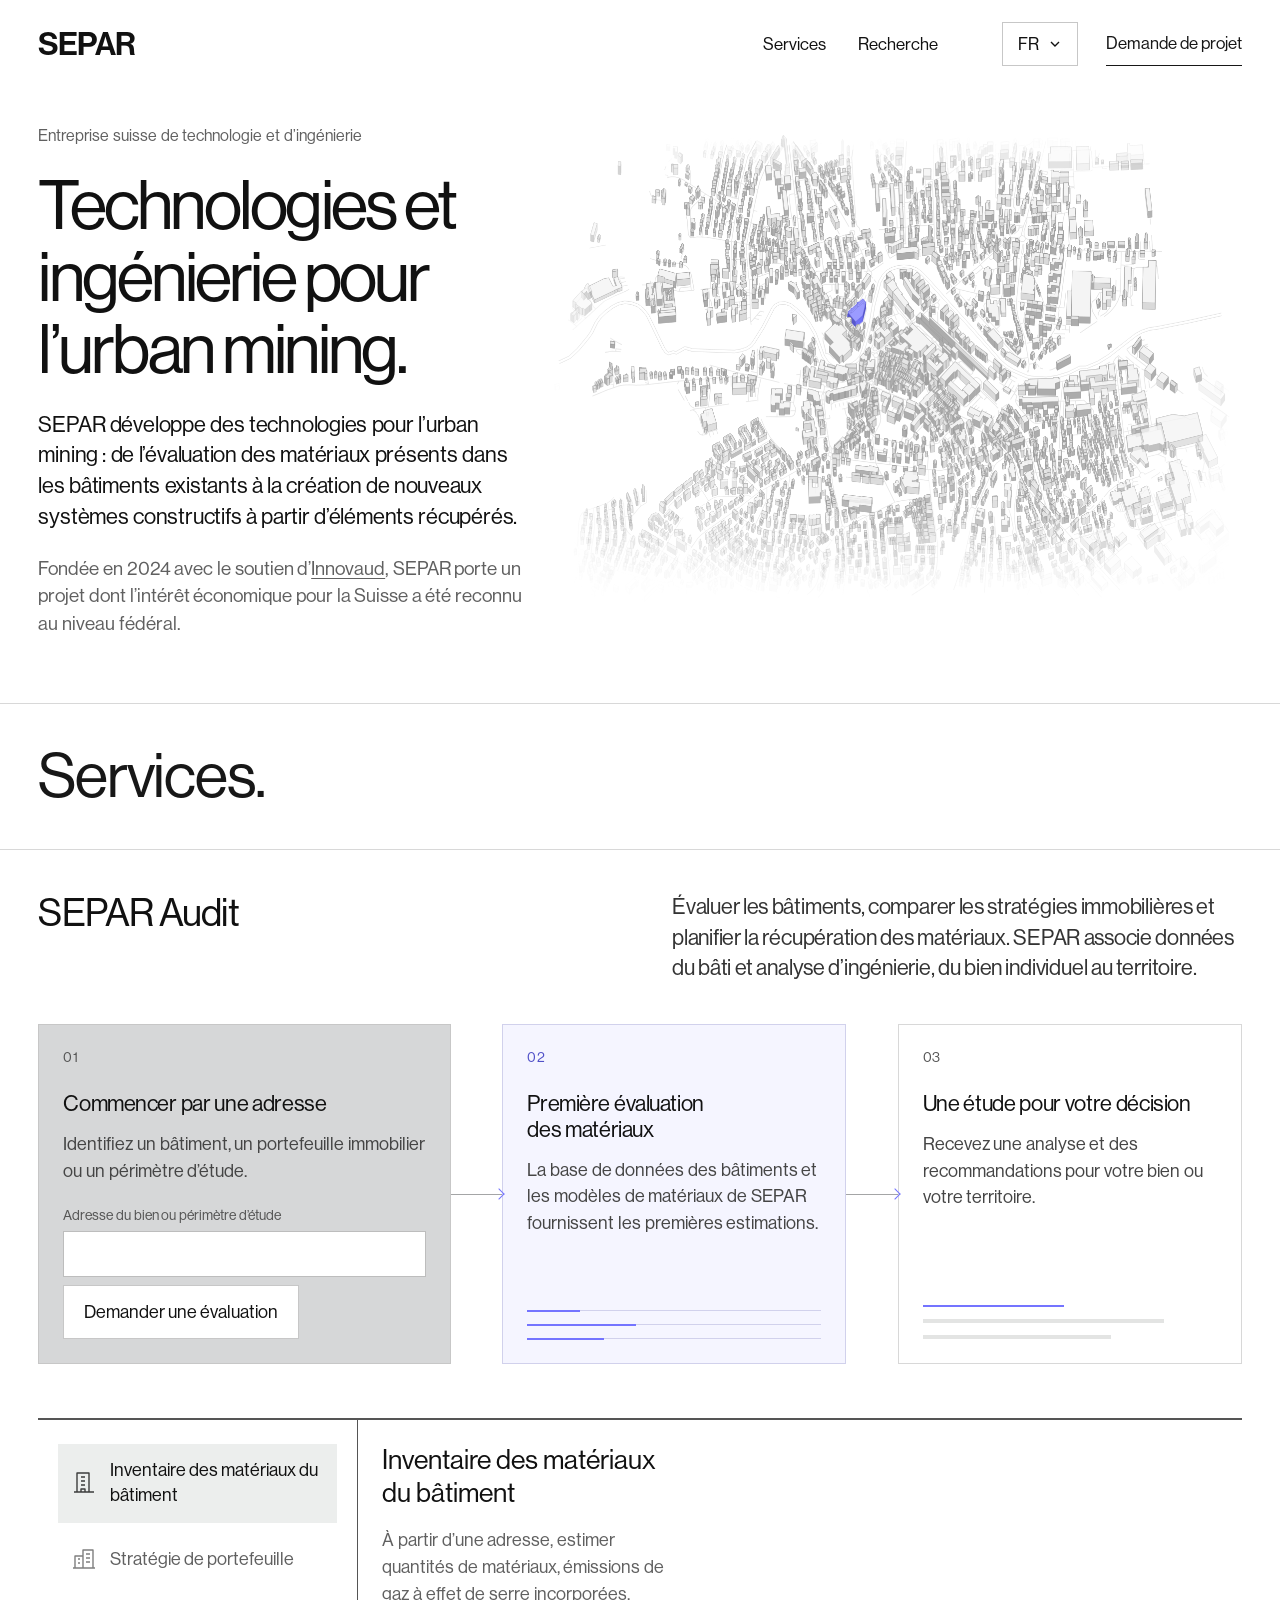
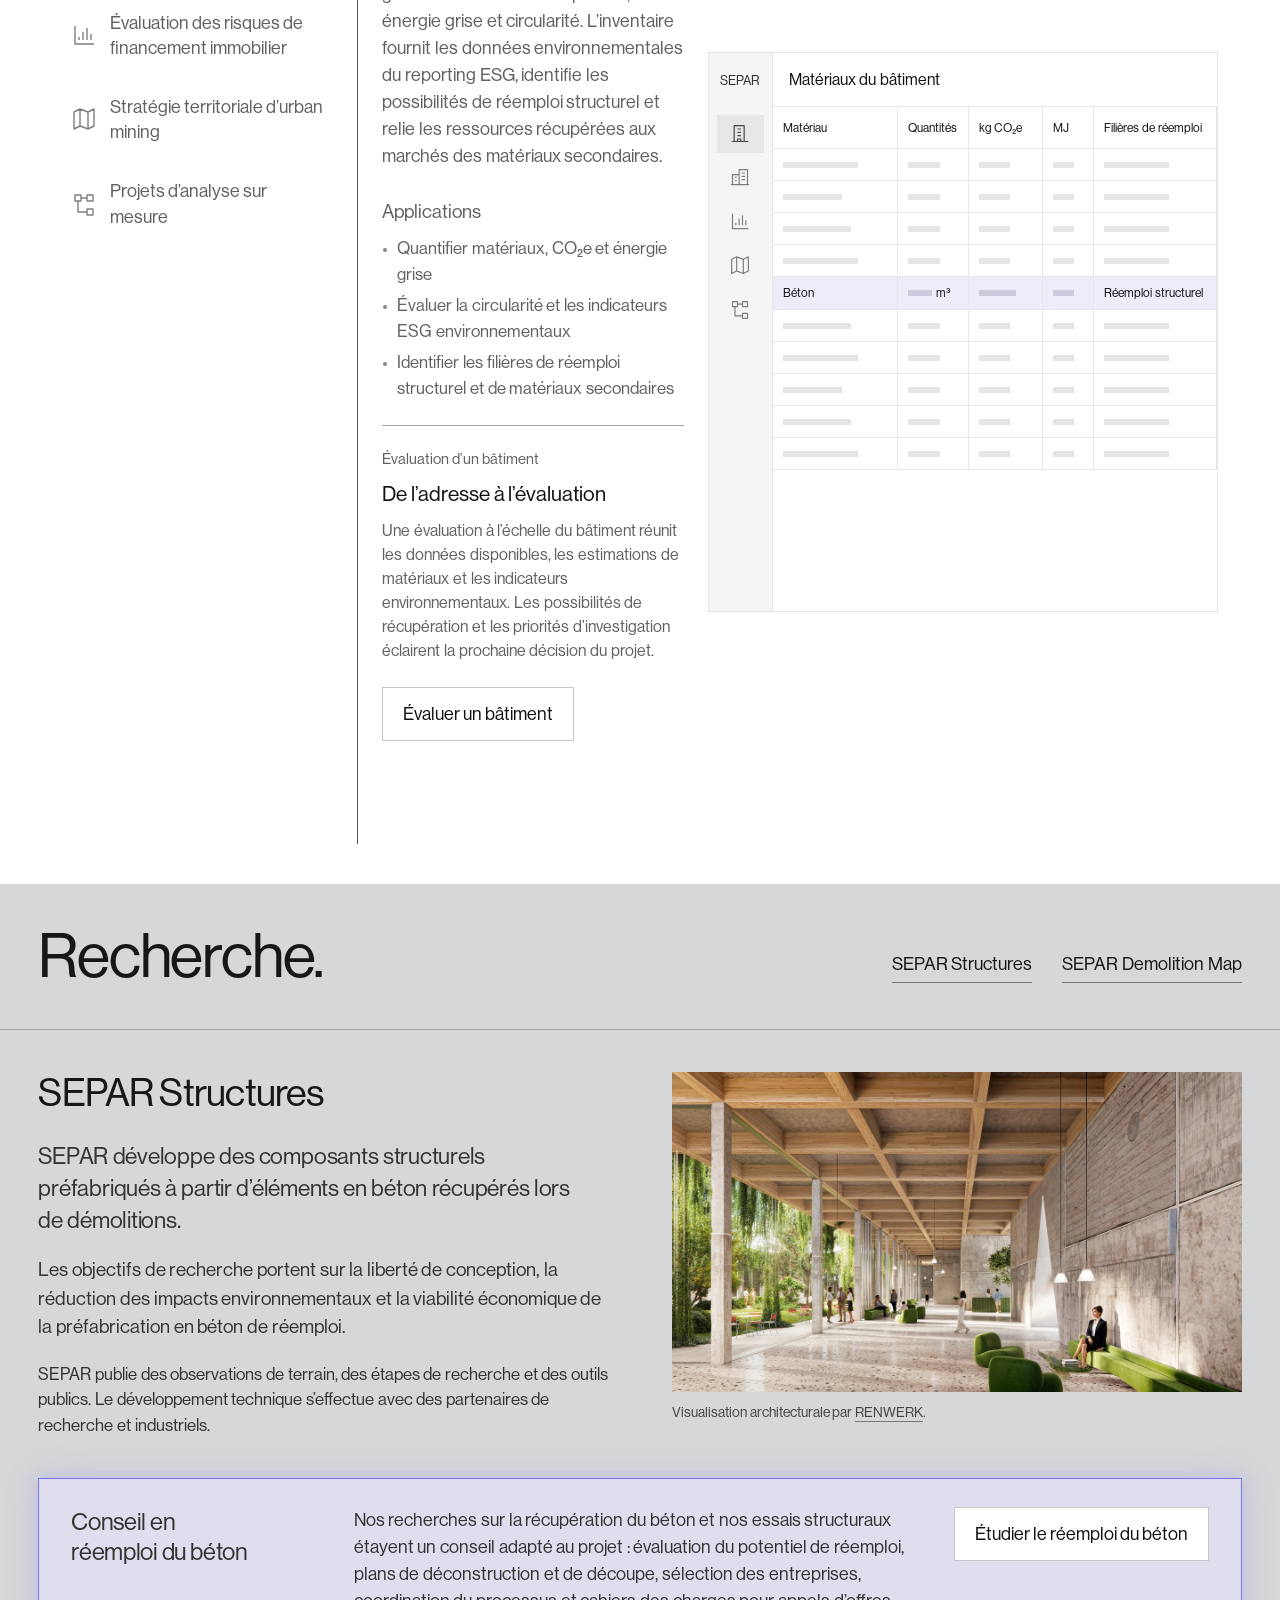
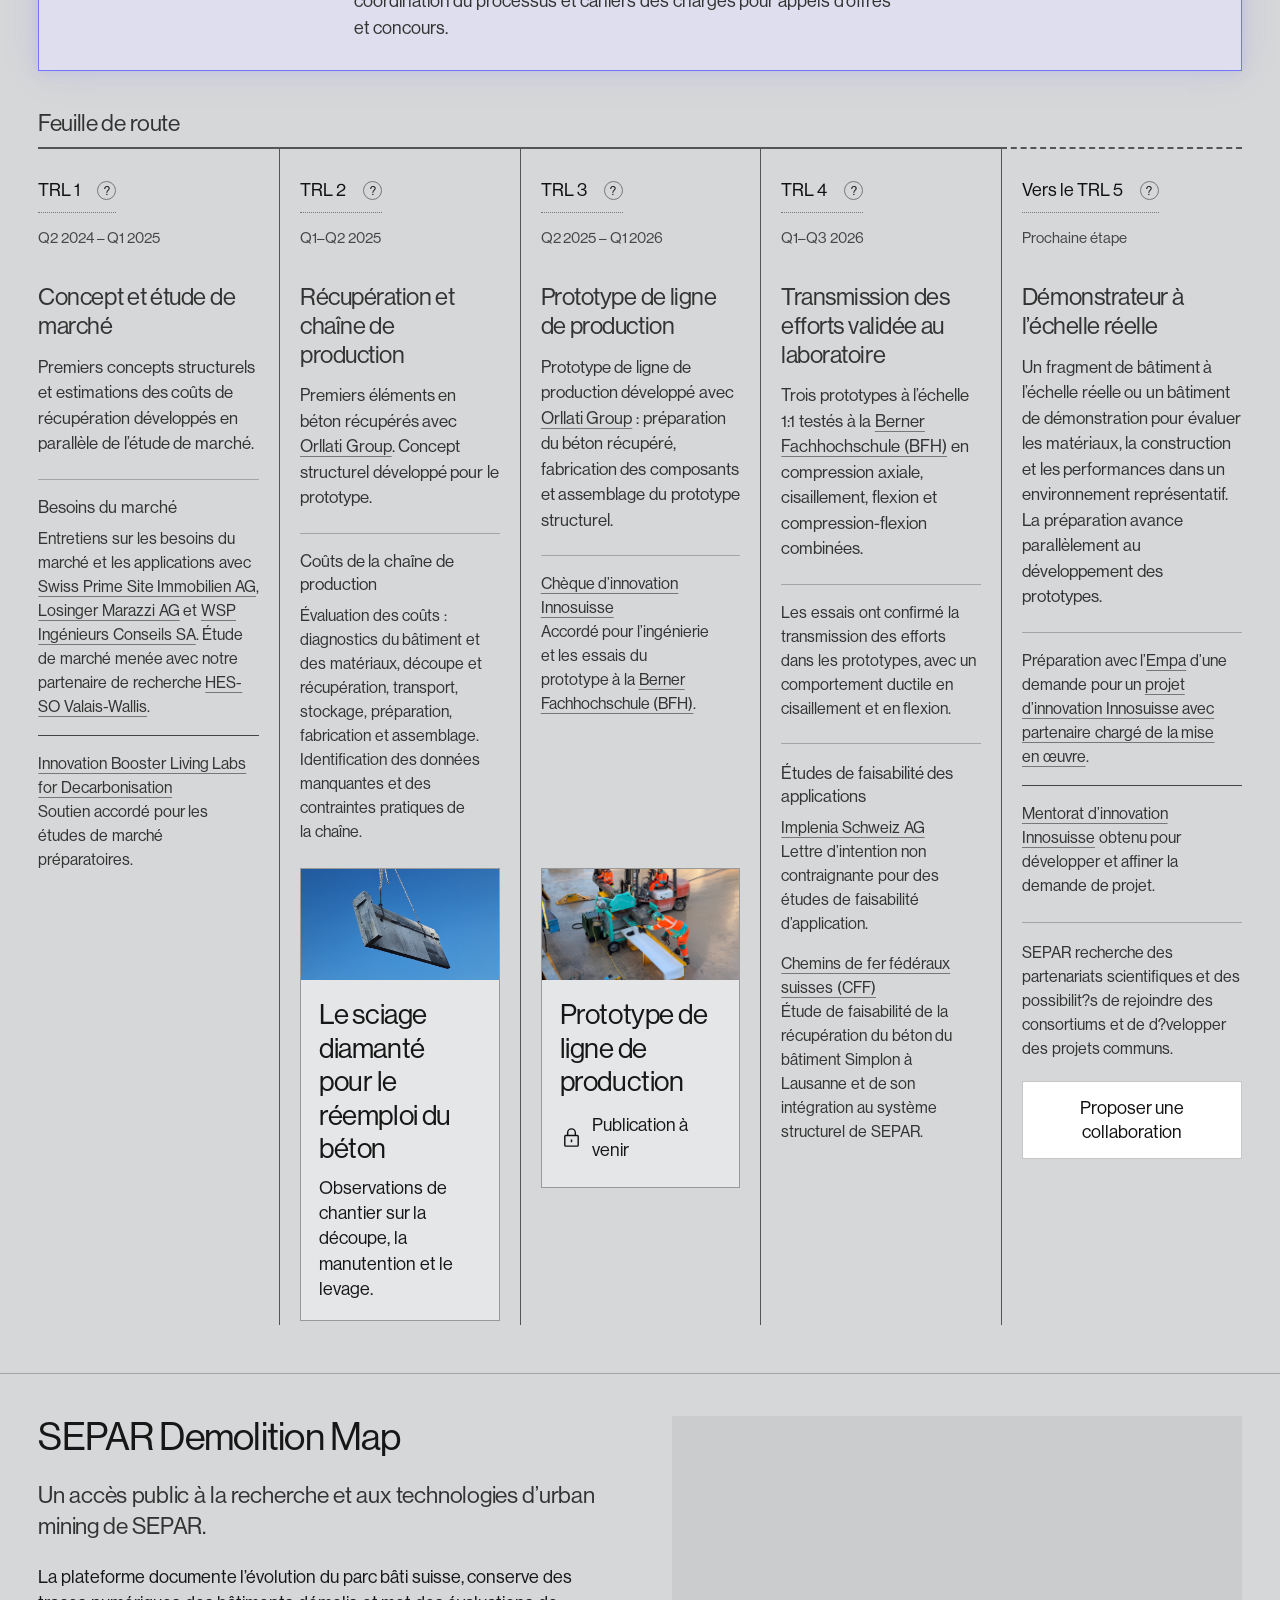
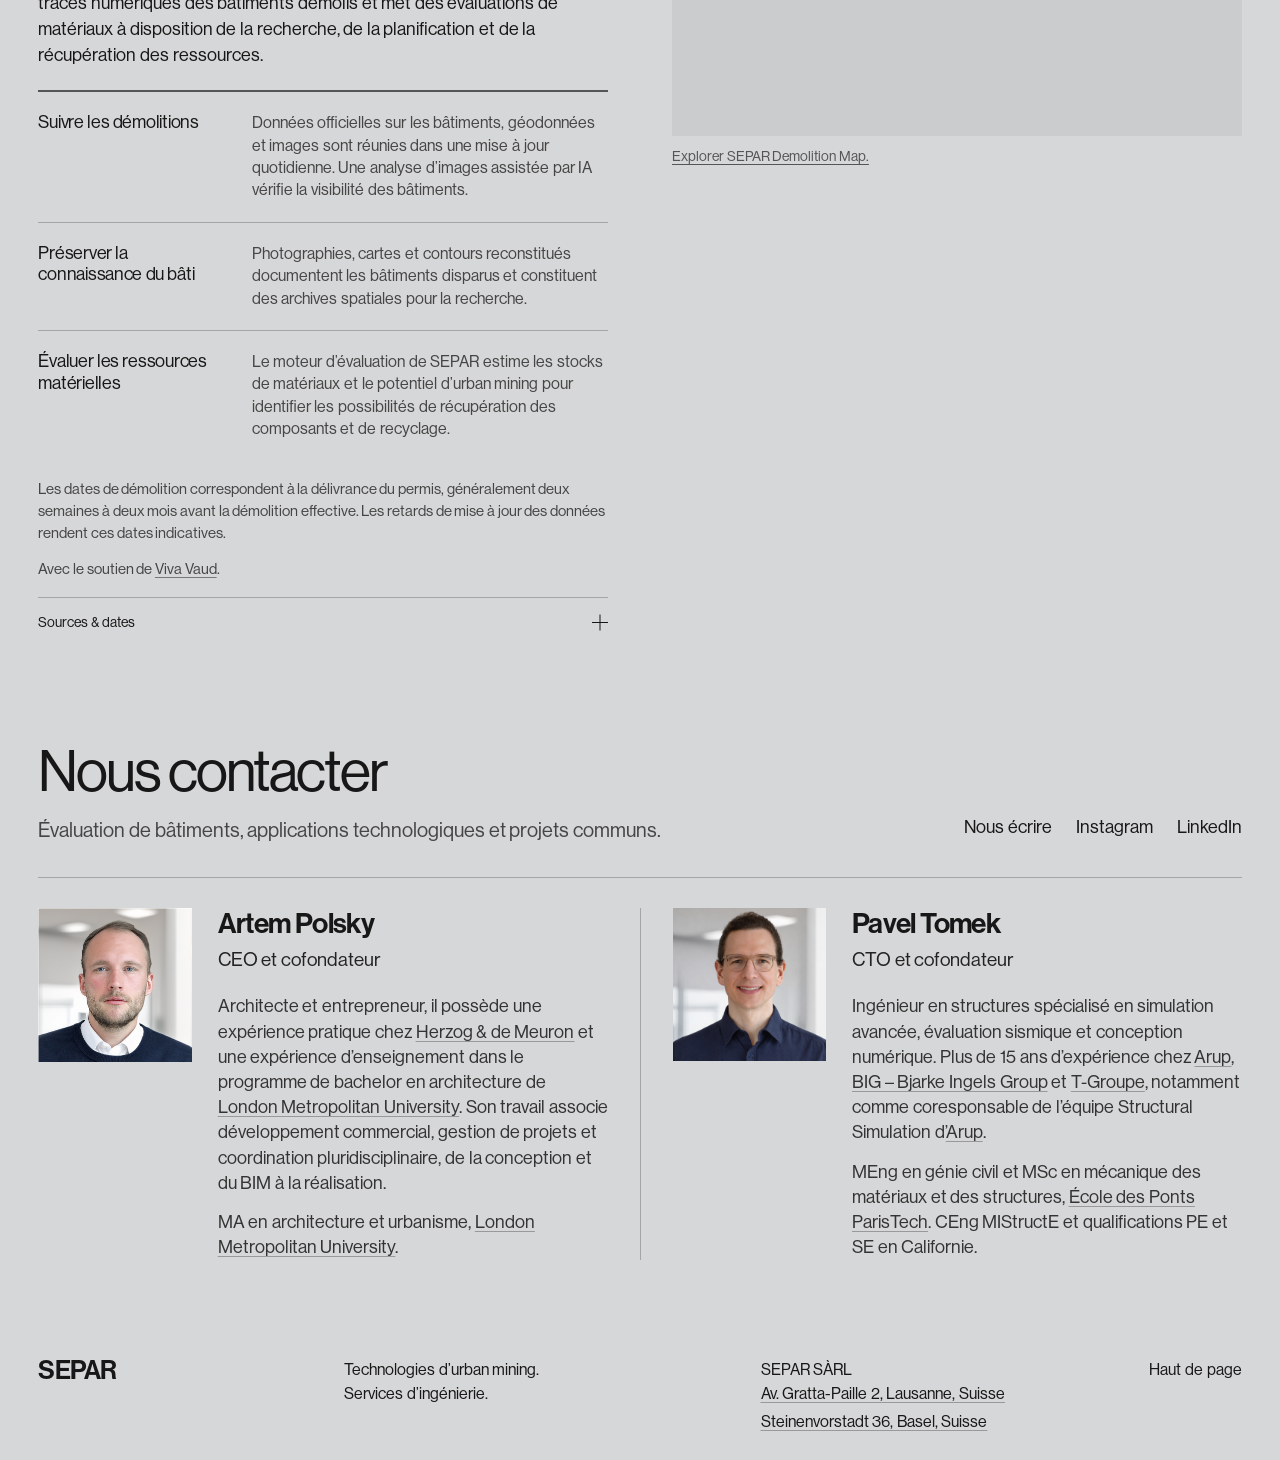
<file: fr/index.html>
<!doctype html>
<html lang="fr"><head>
    <meta charset="UTF-8">
    <meta name="viewport" content="width=device-width, initial-scale=1">
    <meta name="theme-color" content="#ffffff">
    <meta name="description" content="Inventaires de matériaux, analyses de portefeuille et de risque de crédit, stratégies territoriales d’urban mining et recherche sur le réemploi du béton. SEPAR, Suisse.">
    <meta property="og:title" content="SEPAR — Urban mining, évaluation des matériaux et réemploi du béton">
    <meta property="og:description" content="Inventaires de matériaux, analyses de portefeuille et de risque de crédit, stratégies territoriales d’urban mining et recherche sur le réemploi du béton. SEPAR, Suisse.">
    <meta property="og:type" content="website">
    <title>SEPAR — Urban mining, évaluation des matériaux et réemploi du béton</title>
    <link rel="icon" type="image/svg+xml" href="/assets/favicon.svg?v=spr-20261028">
    <link rel="stylesheet" href="/styles.css?v=20261028-two-blocks-1">
    <script src="/content.js" defer=""></script>
    <script src="/assets/river-city-data.js" defer=""></script>
<script src="/assets/city-layout.js?v=20261028-soft-rays" defer=""></script>
<script src="/assets/city-state.js?v=20261028-complete-generations" defer=""></script>
<script src="/assets/city-renewal.js?v=20261028-soft-rays" defer=""></script>
<script src="/assets/services.js?v=20261029-search1" defer=""></script>
<script src="/assets/contact-copy.js?v=activity-20261030" defer=""></script>
    <script src="/assets/search-runtime.js?v=20261029-search1" defer=""></script><script src="/app.js?v=20261029-search1" defer=""></script>
    <script src="/assets/contact-forms.js?v=20261029-admin1" defer=""></script>
    <script src="/assets/map-embed.js" defer=""></script>
    <script src="/assets/research-details.js" defer=""></script>
  <link rel="stylesheet" href="/assets/audit-services.css?v=20261028-norm-2">
  <link rel="stylesheet" href="/assets/product-previews.css?v=20261028-proportions">
  <link rel="stylesheet" href="/assets/product-catalogue.css?v=20261028-proportions">
  <link rel="stylesheet" href="/assets/type-scale.css?v=20261028-1">
  <link rel="stylesheet" href="/assets/research-advisory.css?v=20261030-violet1">
  <link rel="stylesheet" href="/assets/custom-projects.css?v=20261028-1">
  <link rel="stylesheet" href="/assets/interface-refinements.css?v=20261029-search1">
  <link rel="stylesheet" href="/assets/open-grid.css?v=20261028-1">
  <link rel="stylesheet" href="/assets/process-sequence.css?v=20261028-2">
  <link rel="stylesheet" href="/assets/reference-links.css?v=20261028-1">
<link rel="stylesheet" href="/assets/contact-forms.css?v=20261028-forms-1">
<script src="/assets/site-metrics.js?v=20261029-search1" defer=""></script>
<meta property="og:url" content="https://separ.ch/fr/"><meta property="og:locale" content="fr_CH"><meta property="og:site_name" content="SEPAR"><meta property="og:image" content="https://separ.ch/assets/river-city.webp"><meta property="og:image:alt" content="Un quartier animé en trois dimensions. Des bâtiments sont déconstruits, des flux de matériaux violets rejoignent des terrains libres, puis de nouveaux bâtiments s’élèvent et deviennent gris."><meta name="twitter:card" content="summary_large_image"><meta name="twitter:title" content="SEPAR — Urban mining, évaluation des matériaux et réemploi du béton"><meta name="twitter:description" content="Inventaires de matériaux, analyses de portefeuille et de risque de crédit, stratégies territoriales d’urban mining et recherche sur le réemploi du béton. SEPAR, Suisse."><meta name="twitter:image" content="https://separ.ch/assets/river-city.webp"><meta name="robots" content="index, follow, max-image-preview:large"><link rel="canonical" href="https://separ.ch/fr/"><link rel="alternate" hreflang="en" href="https://separ.ch/"><link rel="alternate" hreflang="de" href="https://separ.ch/de/"><link rel="alternate" hreflang="fr" href="https://separ.ch/fr/"><link rel="alternate" hreflang="it" href="https://separ.ch/it/"><link rel="alternate" hreflang="x-default" href="https://separ.ch/"><script id="separ-schema" type="application/ld+json">{"@context":"https://schema.org","@graph":[{"@type":"Organization","@id":"https://separ.ch/#organization","name":"SEPAR","url":"https://separ.ch/","email":"separ@separ.ch","foundingDate":"2024","address":[{"@type":"PostalAddress","streetAddress":"Av. Gratta-Paille 2","addressLocality":"Lausanne","addressCountry":"CH"},{"@type":"PostalAddress","streetAddress":"Steinenvorstadt 36","addressLocality":"Basel","addressCountry":"CH"}],"sameAs":["https://www.instagram.com/demolition.ch/","https://www.linkedin.com/company/separch/"]},{"@type":"WebSite","@id":"https://separ.ch/#website","url":"https://separ.ch/","name":"SEPAR","publisher":{"@id":"https://separ.ch/#organization"},"inLanguage":["en","de","fr","it"]},{"@type":"WebPage","@id":"https://separ.ch/fr/#page","url":"https://separ.ch/fr/","name":"SEPAR — Urban mining, évaluation des matériaux et réemploi du béton","description":"Inventaires de matériaux, analyses de portefeuille et de risque de crédit, stratégies territoriales d’urban mining et recherche sur le réemploi du béton. SEPAR, Suisse.","inLanguage":"fr","isPartOf":{"@id":"https://separ.ch/#website"},"about":{"@id":"https://separ.ch/#organization"}},{"@type":"Service","@id":"https://separ.ch/fr/#service-panel-1","name":"Inventaire des matériaux du bâtiment","description":"À partir d’une adresse, estimer quantités de matériaux, émissions de gaz à effet de serre incorporées, énergie grise et circularité. L’inventaire fournit les données environnementales du reporting ESG, identifie les possibilités de réemploi structurel et relie les ressources récupérées aux marchés des matériaux secondaires.","url":"https://separ.ch/fr/#service-panel-1","provider":{"@id":"https://separ.ch/#organization"}},{"@type":"Service","@id":"https://separ.ch/fr/#service-panel-2","name":"Stratégie de portefeuille","description":"Comparer les scénarios financiers et environnementaux du portefeuille entier. Tester l’effet du calendrier de renouvellement, des coûts et des marchés de récupération sur les dépenses projetées, la valeur de récupération, les émissions incorporées et l’énergie pour orienter les priorités d’investissement et de circularité.","url":"https://separ.ch/fr/#service-panel-2","provider":{"@id":"https://separ.ch/#organization"}},{"@type":"Service","@id":"https://separ.ch/fr/#service-panel-3","name":"Évaluation des risques de financement immobilier","description":"Évaluer les risques liés au bâtiment avant son financement. Examiner les besoins de renouvellement, l’exposition à la démolition et la valeur nette de récupération dans le cadre d’une diligence technique.","url":"https://separ.ch/fr/#service-panel-3","provider":{"@id":"https://separ.ch/#organization"}},{"@type":"Service","@id":"https://separ.ch/fr/#service-panel-4","name":"Stratégie territoriale d’urban mining","description":"Développer une stratégie d’urban mining pour une commune ou une région. Relier ressources matérielles et flux futurs à la demande de construction, à la logistique et aux infrastructures de récupération.","url":"https://separ.ch/fr/#service-panel-4","provider":{"@id":"https://separ.ch/#organization"}},{"@type":"Service","@id":"https://separ.ch/fr/#service-panel-5","name":"Projets d’analyse sur mesure","description":"Confiez-nous une question sur les bâtiments, les matériaux ou les mines urbaines qui dépasse les évaluations courantes. Nous développons une étude dédiée, associant analyse de données assistée par l’IA, modélisation spatiale et expertise en ingénierie pour produire des scénarios et des recommandations.","url":"https://separ.ch/fr/#service-panel-5","provider":{"@id":"https://separ.ch/#organization"}}]}</script><script id="separ-search-config" type="application/json">{"article":false,"english":{"skip":"Skip to content","navAudit":"Services","navResearch":"Research","language":"Language","enquiryGeneral":"Project enquiry","aboutEyebrow":"Swiss technology and engineering company","aboutTitle":"Technologies and engineering for urban mining.","aboutLead":"SEPAR develops technologies for urban mining, from assessing the materials in existing buildings to creating new construction systems from recovered components.","aboutOrigin":"SEPAR was founded in 2024 with \u003ca href=\"https://www.innovaud.ch/en/\" target=\"_blank\" rel=\"noopener noreferrer\">Innovaud\u003c/a>’s support and federal recognition of its project’s economic interest for Switzerland.","servicesGroup":"Services.","servicesHeading":"SEPAR Audit","servicesIntro":"Assess buildings, compare property strategies and plan material recovery. SEPAR combines building data and engineering analysis, from individual properties to entire territories.","startTitle":"Start with an address","startScope":"Identify a building, property portfolio or study area.","addressLabel":"Property address or study area","enquiryAddress":"Request assessment","engineTitle":"Initial material assessment","engineBody":"SEPAR’s building database and material models provide the initial estimates.","resultTitle":"A study for your decision","resultBody":"Receive analysis and recommendations for your property or territory.","service1Title":"Building material inventory","service2Title":"Portfolio strategy","service3Title":"Lending risk assessment","service4Title":"Territorial urban-mining strategy","service5Title":"Custom analytical projects","service1Body":"From an address, estimate material quantities, embodied greenhouse-gas emissions, embodied energy and circularity. Use the inventory as environmental inputs to ESG reporting, identify structural reuse opportunities and connect recovered resources with secondary-material markets.","normUseHeading":"Applications","normUse11":"Quantify materials, CO₂e and embodied energy","normUse12":"Assess circularity and environmental ESG indicators","normUse13":"Identify structural reuse and secondary-material routes","normCase1":"Building assessment","inventoryExampleTitle":"From address to assessment","case1Compact":"A building-level assessment brings together available records, material estimates and environmental indicators. Recovery options and priorities for further investigation provide a basis for the next project decision.","enquiryInventory":"Assess a building","service2Body":"Compare financial and environmental scenarios across the whole portfolio. Test how renewal timing, costs and recovery-market conditions affect projected expenditure, recovery value, embodied emissions and energy to guide investment and circularity priorities.","normUse21":"Compare portfolio-wide financial and environmental outcomes","normUse22":"Test sensitivity to renewal timing, costs and recovery markets","normUse23":"Prioritise investment and circularity across the portfolio","normCase2":"Material and portfolio study, 2026","case2Compact":"A three-building study covering concrete, steel, timber and glazing estimates, renovation, demolition and selective-disassembly scenarios, and associated material-production and disposal emissions.","enquiryPortfolio":"Assess your portfolio","service3Body":"Assess building-related risks before financing. Examine renewal needs, demolition exposure and potential net material recovery value as part of technical due diligence.","normUse31":"Review renewal expenditure","normUse32":"Assess early-demolition exposure","normUse33":"Examine net recovery value","case3Kind":"Lending assessment study, 2025","case3Compact":"Study of building-related lending risks and material recovery value in the context of financing requirements. The analytical scope covers potential resale proceeds, dismantling, transport and preparation costs.","enquiryLending":"Assess lending exposure","service4Body":"Develop an urban-mining strategy for a municipality or region. Connect material resources and future flows with construction demand, logistics and recovery infrastructure.","normUse41":"Map future material resources","normUse42":"Plan collection and processing capacity","normUse43":"Connect supply with local demand","caseCommission":"Territorial resource study, 2025–2026","case4Compact":"Territorial material-resource study covering 234,775 building records in the Canton of Vaud. The analytical scope includes material-resource maps, geodata and demolition-flow scenarios to 2035.","enquiryTerritory":"Plan an urban-mining study","service5Body":"Bring us a building, material or urban-mining question beyond the standard assessments. We develop a dedicated study, combining AI-assisted data analysis, spatial modelling and engineering expertise to turn complex evidence into scenarios and recommendations.","normUse51":"Develop assessment methods for a specific decision","normUse52":"Evaluate technical, environmental and economic feasibility","normUse53":"Build strategies across sectors and territories","customScopeLabel":"Project development","customScopeTitle":"From your question to a defined scope","customScopeBody":"Together we define the decision, available evidence and expected deliverables, then agree the method, scope and milestones.","enquiryCustom":"Scope a custom project","normVisual1":"Building materials","styleTableMaterial":"Material","pvQuantities":"Quantities","styleTableReuseRoutes":"Reuse routes","depthConcrete":"Concrete","styleStructuralReuse":"Structural reuse","stylePortfolioTitle":"Portfolio performance","stylePortfolioCosts":"Costs &amp; recovery value","stylePortfolioCarbonEnergy":"Carbon &amp; energy","stylePortfolioSensitivity":"Scenario sensitivity","normVisual3":"Building risks &amp; recovery value","pvExposure":"Building exposure","depthOrigination":"Origination","depthReview":"Refinancing / review","depthMaturity":"Maturity","normComparison":"Scenario comparison","normLoan":"Lending horizon","pvRecoveryBalance":"Recovery balance","normGross":"Resale proceeds","normCosts":"Recovery costs","normNetValue":"Net recovery value","normFlows":"Material routes","normVisual4":"Territorial urban mining","normResources":"Resources","normProcessing":"Processing","normDemand":"Demand","normHorizon":"Planning to 2035","customPreviewTitle":"Custom assessment","customBriefLabel":"Project brief","customQuestion":"Where is concrete recovery viable?","customDataBuildings":"Buildings","customDataDocuments":"Documents","customDataMarkets":"Markets","customAnalysis":"Scenario analysis","customPriorities":"Priorities","customResult":"Decision brief","researchGroup":"Research.","techTitle":"SEPAR Structures","mapTitle":"SEPAR Demolition Map","techIntro":"SEPAR develops prefabricated structural components from concrete elements recovered during demolition.","valuesAmbition":"Research objectives include design flexibility, reduced environmental impact and the economic feasibility of prefabrication using recovered concrete.","sharingBody":"SEPAR publishes field observations, research milestones and public tools. Technical development is conducted through research and industrial collaborations.","valuesCredit":"Architectural visualisation by \u003ca href=\"https://www.renwerk.com/\" target=\"_blank\" rel=\"noopener noreferrer\">RENWERK\u003c/a>.","researchAdvisoryTitle":"Concrete reuse advisory","researchAdvisoryBody":"Our concrete-recovery research and structural testing inform project-specific advice: reuse assessments, deconstruction and cutting plans, contractor selection and process coordination, and briefs for tenders and design competitions.","enquiryAdvisory":"Discuss concrete reuse","timelineHeading":"Development roadmap","trlIntro":"Technology Readiness Level (TRL) describes technology maturity on a nine-level scale used in European research programmes.","trl1":"TRL 1: basic principles observed. SEPAR’s first stage combined initial studies with market research.","phase1Date":"Q2 2024 – Q1 2025","phase1Title":"Concept and market research","phase1Body":"Initial structural concepts and recovery-cost estimates developed alongside market research.","marketMilestone":"Market requirements","phase2Market":"Interviews on market requirements and applications with \u003ca href=\"https://sps.swiss/en/group/home\" target=\"_blank\" rel=\"noopener noreferrer\">Swiss Prime Site Immobilien AG\u003c/a>, \u003ca href=\"https://www.losinger-marazzi.ch/fr\" target=\"_blank\" rel=\"noopener noreferrer\">Losinger Marazzi AG\u003c/a> and \u003ca href=\"https://www.wsp.com/fr-ch\" target=\"_blank\" rel=\"noopener noreferrer\">WSP Ingénieurs Conseils SA\u003c/a>. Market research conducted with our research partner \u003ca href=\"https://www.hevs.ch/en\" target=\"_blank\" rel=\"noopener noreferrer\">HES-SO Valais-Wallis\u003c/a>.","phase1Support":"\u003ca href=\"https://energylivinglab.com/projects/innovation-booster/\" target=\"_blank\" rel=\"noopener noreferrer\">Innovation Booster Living Labs for Decarbonisation\u003c/a>\u003cbr>Support awarded for preparatory market studies.","trl2":"TRL 2: technology concept formulated. SEPAR developed the structural concept alongside field recovery trials.","phase2Date":"Q1–Q2 2025","phase2Title":"Recovery and supply-chain research","phase2Body":"First concrete elements recovered with \u003ca href=\"https://www.orllati.ch/blog/le-futur-de-la-construction-passepar-le-reemploi-du-beton-1390\" target=\"_blank\" rel=\"noopener noreferrer\">Orllati Group\u003c/a>. Structural concept developed for the prototype.","phase3CostsTitle":"Production-chain costing","phase3Costs":"Cost assessment covering building and material surveys, cutting and recovery, transport, storage, preparation, fabrication and assembly. Data gaps and practical constraints identified along the chain.","articleLink":"Diamond sawing for concrete reuse","articleDate":"Field observations of cutting, handling and lifting.","trl3":"TRL 3: experimental proof of concept. SEPAR built and tested the production sequence through fabrication and prototype assembly.","phase3Date":"Q2 2025 – Q1 2026","phase3Title":"Production-line prototype","phase3Body":"A prototype production line developed with \u003ca href=\"https://www.orllati.ch/blog/le-futur-de-la-construction-passepar-le-reemploi-du-beton-1390\" target=\"_blank\" rel=\"noopener noreferrer\">Orllati Group\u003c/a>: preparing recovered concrete, fabricating components and assembling the structural prototype.","phase3Support":"\u003ca href=\"https://www.innosuisse.admin.ch/en/innovation-cheque\" target=\"_blank\" rel=\"noopener noreferrer\">Innosuisse innovation cheque\u003c/a>\u003cbr>Awarded for prototype engineering and testing at \u003ca href=\"https://www.bfh.ch/de/\" target=\"_blank\" rel=\"noopener noreferrer\">Berner Fachhochschule (BFH)\u003c/a>.","prototypeTitle":"Production-line prototype","prototypeStatus":"Publication forthcoming","prototypeRelease":"Available after completion of TRL 5–6.","trl4":"TRL 4: technology validated in the laboratory. SEPAR’s assessment concerns the tested prototype and its experimental scope.","phase4Date":"Q1–Q3 2026","phase4Title":"Load transfer validated in the laboratory","phase4Body":"Three full-scale prototypes tested at \u003ca href=\"https://www.bfh.ch/en/\" target=\"_blank\" rel=\"noopener noreferrer\">Berner Fachhochschule (BFH)\u003c/a> under axial compression, shear, bending and combined compression and bending.","labResult":"The tests confirmed load transfer in the prototypes, with ductile behaviour in shear and bending.","pilotMilestone":"Application feasibility studies","phase4Pilot":"\u003ca href=\"https://implenia.com/en/\" target=\"_blank\" rel=\"noopener noreferrer\">Implenia Schweiz AG\u003c/a>\u003cbr>Non-binding letter of intent for application feasibility studies.","lausanneStudy":"\u003ca href=\"https://company.sbb.ch/en/company/about-us.html\" target=\"_blank\" rel=\"noopener noreferrer\">Swiss Federal Railways (SBB)\u003c/a>\u003cbr>Feasibility assessment of concrete recovery from the Simplon building, Lausanne, and integration into SEPAR’s structural system.","towardsTrl5":"Towards TRL 5","trl5":"TRL 5: technology validated in a relevant environment. This is the next target; the demonstrator is planned.","pilotStage":"Next stage","pilotTitle":"Full-scale demonstrator","pilotBody":"A full-scale building fragment or demonstration building to assess materials, construction and performance in a relevant environment. Preparation runs alongside prototype development.","phase5Application":"Preparing an application with \u003ca href=\"https://www.empa.ch/web/empa\" target=\"_blank\" rel=\"noopener noreferrer\">Empa\u003c/a> for an \u003ca href=\"https://www.innosuisse.admin.ch/en/innovation-project-with-implementation-partner\" target=\"_blank\" rel=\"noopener noreferrer\">Innosuisse innovation project with implementation partner\u003c/a>.","phase5Mentoring":"\u003ca href=\"https://www.innosuisse.admin.ch/en/innovation-mentoring\" target=\"_blank\" rel=\"noopener noreferrer\">Innosuisse innovation mentoring\u003c/a> received to develop and refine the project application.","pilotAsk":"SEPAR seeks research partnerships and opportunities to join consortia and develop joint projects.","enquiryResearch":"Propose a collaboration","mapPublicLead":"Public access to SEPAR’s urban-mining research and technology.","mapPurpose":"The platform documents Switzerland’s changing building stock, preserves digital records of demolished buildings and makes material assessments available for research, planning and resource recovery.","mapDailyTitle":"Monitor demolition","mapDailyBody":"Official building records, geodata and imagery are brought together in a daily update. AI-assisted image review checks building visibility.","mapDataTitle":"Preserve building knowledge","mapDataBody":"Photographs, maps and reconstructed outlines retain evidence of buildings that have disappeared, forming a spatial archive for research.","mapModelTitle":"Assess material resources","mapModelBody":"SEPAR’s assessment engine estimates material stocks and urban-mining potential, helping identify opportunities for component recovery and recycling.","mapWindowBody":"Demolition dates refer to permit issuance, typically leaving around two weeks to two months before actual demolition, while delayed data updates make the timing indicative.","mapSupportBody":"Supported through \u003ca href=\"https://www.viva-vaud.ch/fr/\" target=\"_blank\" rel=\"noopener noreferrer\">Viva Vaud\u003c/a>.","mapSourcesTitle":"Sources &amp; dates","mapSourcesBody":"\u003ca href=\"https://www.bfs.admin.ch/bfs/en/home/registers/federal-register-buildings-dwellings.html\" target=\"_blank\" rel=\"noopener noreferrer\">Federal Register of Buildings and Dwellings (RBD / GWR)\u003c/a>; \u003ca href=\"https://www.swisstopo.admin.ch/\" target=\"_blank\" rel=\"noopener noreferrer\">swisstopo\u003c/a> / \u003ca href=\"https://www.geo.admin.ch/\" target=\"_blank\" rel=\"noopener noreferrer\">geo.admin.ch\u003c/a>; \u003ca href=\"https://www.bfe.admin.ch/en/solar-facade\" target=\"_blank\" rel=\"noopener noreferrer\">Swiss Federal Office of Energy (SFOE) solar facade data\u003c/a>; \u003ca href=\"https://www.openstreetmap.org/copyright\" target=\"_blank\" rel=\"noopener noreferrer\">OpenStreetMap contributors\u003c/a>; \u003ca href=\"https://www.arcgis.com/home/item.html?id=10df2279f9684e4a9f6a7f08febac2a9\" target=\"_blank\" rel=\"noopener noreferrer\">Esri World Imagery\u003c/a>; \u003ca href=\"https://www.google.com/maps/\" target=\"_blank\" rel=\"noopener noreferrer\">Google Maps\u003c/a> / \u003ca href=\"https://www.google.com/streetview/\" target=\"_blank\" rel=\"noopener noreferrer\">Street View\u003c/a>; \u003ca href=\"https://separ.ch/\" target=\"_blank\" rel=\"noopener noreferrer\">SEPAR monitoring and analysis\u003c/a>.","mapDatesBody":"Historical records are interpreted according to their source and registered demolition year. Daily additions reflect newly detected register entries. Permit dates, register updates and actual demolition dates can differ.","mapVisitCaption":"Explore SEPAR Demolition Map.","teamHeading":"Contact us","contactBody":"Building assessments, technology applications and project collaboration.","emailUs":"Email us","artemRole":"CEO and co-founder","artemBio":"Architect and entrepreneur with applied experience at \u003ca href=\"https://www.herzogdemeuron.com/\" target=\"_blank\" rel=\"noopener noreferrer\">Herzog &amp; de Meuron\u003c/a> and teaching experience on \u003ca href=\"https://www.londonmet.ac.uk/\" target=\"_blank\" rel=\"noopener noreferrer\">London Metropolitan University\u003c/a>’s undergraduate architecture programme. His work combines business development, project management and multidisciplinary coordination, from design and BIM to construction delivery.","artemEducation":"MA in Architecture and Urbanism, \u003ca href=\"https://www.londonmet.ac.uk/\" target=\"_blank\" rel=\"noopener noreferrer\">London Metropolitan University\u003c/a>.","pavelRole":"CTO and co-founder","pavelBio":"Structural engineer specialising in advanced simulation, seismic assessment and computational design. More than 15 years of experience at \u003ca href=\"https://www.arup.com/\" target=\"_blank\" rel=\"noopener noreferrer\">Arup\u003c/a>, \u003ca href=\"https://big.dk/\" target=\"_blank\" rel=\"noopener noreferrer\">BIG – Bjarke Ingels Group\u003c/a> and \u003ca href=\"https://t-groupe.ch/\" target=\"_blank\" rel=\"noopener noreferrer\">T-Groupe\u003c/a>, including co-leadership of \u003ca href=\"https://www.arup.com/\" target=\"_blank\" rel=\"noopener noreferrer\">Arup\u003c/a>’s Structural Simulation team.","pavelEducation":"MEng in Civil Engineering and MSc in Mechanics of Materials and Structures, \u003ca href=\"https://ecoledesponts.fr/\" target=\"_blank\" rel=\"noopener noreferrer\">École des Ponts ParisTech\u003c/a>. CEng MIStructE; PE and SE qualifications in California.","footerTag":"Urban-mining technologies.\u003cbr>Engineering services.","officeLausanne":"Av. Gratta-Paille 2, Lausanne, Switzerland","officeBasel":"Steinenvorstadt 36, Basel, Switzerland","backTop":"Back to top","enquiryTopic":"Your enquiry","enquiryName":"Name (optional)","enquiryEmail":"Email","enquiryPhone":"Phone (optional)","enquiryOrganisation":"Organisation (optional)","enquiryPrivacy":"SEPAR uses your details to respond to this enquiry.","enquiryPrivacyLink":"Privacy information","enquirySend":"Send enquiry","enquirySuccess":"Thank you. Your enquiry has been sent to SEPAR. We will reply using the contact details you provided.","enquiryDone":"Close","privacy":"Privacy &amp; site information","privacyBody":"SEPAR measures daily totals of page requests and selected actions, with broad source, country and device categories. A short security check separates suspected automated requests from page views and clicks that pass our checks. Requests are held with their network address for a two-minute checking window, normally processed within three minutes; the temporary association is then deleted. Delayed records are cleared by the next successful cleanup. Final statistics contain aggregate totals. We use no analytics cookies or persistent visitor identifiers and respect Do Not Track and Global Privacy Control. Your language choice is saved in your browser. Cloudflare processes requests and protects the site. Separate security records contain IP addresses and request history without automatic expiry; they are used for protection and traffic-quality checks and are kept separate from enquiries. Enquiry forms securely store your contact details, message and project context in SEPAR’s Cloudflare database and notify our email inbox. SEPAR uses this correspondence to respond and manage your project. Administrator sign-in uses essential authentication cookies. Staff browsers may also retain a constant preference cookie that excludes their activity from statistics. \u003ca href=\"https://www.cloudflare.com/privacypolicy/\" target=\"_blank\" rel=\"noopener noreferrer\">Cloudflare privacy policy\u003c/a>.","citySources":"City model: \u003ca href=\"https://www.openstreetmap.org/copyright\" target=\"_blank\" rel=\"noopener noreferrer\">© OpenStreetMap contributors\u003c/a>. Building footprints and river alignment from Frauenfeld. Schematic heights and roof forms; illustrative redevelopment and material-transfer scenarios.","serviceImageInfo":"Services illustrations use fictional buildings and schematic analytical graphics. The neighbourhood image is AI-generated. These illustrations explain the assessment process.","mapEmbedInfo":"On larger screens, the embedded SEPAR Demolition Map loads when its section comes into view. The map and its imagery providers process requests under their own privacy terms. On mobile, a local image links to the platform.","privacyContact":"For questions about your data, use the enquiry form or the Email us link at the bottom of the page.","heroAlt":"An animated three-dimensional neighbourhood. Buildings are dismantled, violet material flows reach empty sites, and new buildings rise and become grey.","valuesAlt":"Architectural visualisation of a lobby combining reclaimed concrete elements, timber and planting","articlePreviewAlt":"A recovered concrete wall panel suspended against a blue sky","prototypeAlt":"The prototype production line processing a recovered concrete beam","mapMobileAlt":"Open SEPAR Demolition Map","navLabel":"Main navigation","openMenu":"Open menu","mobileNav":"Mobile navigation","cityAlt":"An animated three-dimensional neighbourhood. Buildings are dismantled, violet material flows reach empty sites, and new buildings rise and become grey.","servicesLabel":"Our services","scene1Alt":"Material inventory with quantities, embodied emissions in kg CO₂e, embodied energy in MJ and reuse routes. Structural reuse is selected; secondary values are abstracted.","scene2Alt":"Portfolio overview with three building groups, map locations and fields for costs and recovery value, carbon and energy, and scenario sensitivity.","scene3Alt":"Lending analysis preview organised as an origination-to-maturity schedule, scenario chart and recovery balance; secondary values are abstract.","scene4Alt":"Territorial urban-mining spatial analysis showing classified resource, processing and demand zones, connecting routes and a planning layer to 2035.","scene5Alt":"Custom study workspace: a project brief about concrete recovery, building records, project documents and market data feed a spatial scenario comparison and a decision brief.","close":"Close","copied":"Email address copied.","copyFailed":"Please select and copy: separ@separ.ch","closeMenu":"Close menu","pageTitle":"SEPAR — Urban mining, material assessments and concrete reuse","metaDescription":"Building material inventories, portfolio and lending-risk assessments, territorial urban-mining strategies and concrete reuse research. SEPAR, Switzerland."},"pages":{"en":{"title":"SEPAR — Urban mining, material assessments and concrete reuse","description":"Building material inventories, portfolio and lending-risk assessments, territorial urban-mining strategies and concrete reuse research. SEPAR, Switzerland.","url":"https://separ.ch/","locale":"en_GB","schema":{"@context":"https://schema.org","@graph":[{"@type":"Organization","@id":"https://separ.ch/#organization","name":"SEPAR","url":"https://separ.ch/","email":"separ@separ.ch","foundingDate":"2024","address":[{"@type":"PostalAddress","streetAddress":"Av. Gratta-Paille 2","addressLocality":"Lausanne","addressCountry":"CH"},{"@type":"PostalAddress","streetAddress":"Steinenvorstadt 36","addressLocality":"Basel","addressCountry":"CH"}],"sameAs":["https://www.instagram.com/demolition.ch/","https://www.linkedin.com/company/separch/"]},{"@type":"WebSite","@id":"https://separ.ch/#website","url":"https://separ.ch/","name":"SEPAR","publisher":{"@id":"https://separ.ch/#organization"},"inLanguage":["en","de","fr","it"]},{"@type":"WebPage","@id":"https://separ.ch/#page","url":"https://separ.ch/","name":"SEPAR — Urban mining, material assessments and concrete reuse","description":"Building material inventories, portfolio and lending-risk assessments, territorial urban-mining strategies and concrete reuse research. SEPAR, Switzerland.","inLanguage":"en","isPartOf":{"@id":"https://separ.ch/#website"},"about":{"@id":"https://separ.ch/#organization"}},{"@type":"Service","@id":"https://separ.ch/#service-panel-1","name":"Building material inventory","description":"From an address, estimate material quantities, embodied greenhouse-gas emissions, embodied energy and circularity. Use the inventory as environmental inputs to ESG reporting, identify structural reuse opportunities and connect recovered resources with secondary-material markets.","url":"https://separ.ch/#service-panel-1","provider":{"@id":"https://separ.ch/#organization"}},{"@type":"Service","@id":"https://separ.ch/#service-panel-2","name":"Portfolio strategy","description":"Compare financial and environmental scenarios across the whole portfolio. Test how renewal timing, costs and recovery-market conditions affect projected expenditure, recovery value, embodied emissions and energy to guide investment and circularity priorities.","url":"https://separ.ch/#service-panel-2","provider":{"@id":"https://separ.ch/#organization"}},{"@type":"Service","@id":"https://separ.ch/#service-panel-3","name":"Lending risk assessment","description":"Assess building-related risks before financing. Examine renewal needs, demolition exposure and potential net material recovery value as part of technical due diligence.","url":"https://separ.ch/#service-panel-3","provider":{"@id":"https://separ.ch/#organization"}},{"@type":"Service","@id":"https://separ.ch/#service-panel-4","name":"Territorial urban-mining strategy","description":"Develop an urban-mining strategy for a municipality or region. Connect material resources and future flows with construction demand, logistics and recovery infrastructure.","url":"https://separ.ch/#service-panel-4","provider":{"@id":"https://separ.ch/#organization"}},{"@type":"Service","@id":"https://separ.ch/#service-panel-5","name":"Custom analytical projects","description":"Bring us a building, material or urban-mining question beyond the standard assessments. We develop a dedicated study, combining AI-assisted data analysis, spatial modelling and engineering expertise to turn complex evidence into scenarios and recommendations.","url":"https://separ.ch/#service-panel-5","provider":{"@id":"https://separ.ch/#organization"}}]}},"de":{"title":"SEPAR — Urban Mining, Materialbewertung und Betonwiederverwendung","description":"Gebäudematerialinventare, Portfolio- und Kreditrisikobewertungen, territoriale Urban-Mining-Strategien und Forschung zur Betonwiederverwendung. SEPAR, Schweiz.","url":"https://separ.ch/de/","locale":"de_CH","schema":{"@context":"https://schema.org","@graph":[{"@type":"Organization","@id":"https://separ.ch/#organization","name":"SEPAR","url":"https://separ.ch/","email":"separ@separ.ch","foundingDate":"2024","address":[{"@type":"PostalAddress","streetAddress":"Av. Gratta-Paille 2","addressLocality":"Lausanne","addressCountry":"CH"},{"@type":"PostalAddress","streetAddress":"Steinenvorstadt 36","addressLocality":"Basel","addressCountry":"CH"}],"sameAs":["https://www.instagram.com/demolition.ch/","https://www.linkedin.com/company/separch/"]},{"@type":"WebSite","@id":"https://separ.ch/#website","url":"https://separ.ch/","name":"SEPAR","publisher":{"@id":"https://separ.ch/#organization"},"inLanguage":["en","de","fr","it"]},{"@type":"WebPage","@id":"https://separ.ch/de/#page","url":"https://separ.ch/de/","name":"SEPAR — Urban Mining, Materialbewertung und Betonwiederverwendung","description":"Gebäudematerialinventare, Portfolio- und Kreditrisikobewertungen, territoriale Urban-Mining-Strategien und Forschung zur Betonwiederverwendung. SEPAR, Schweiz.","inLanguage":"de","isPartOf":{"@id":"https://separ.ch/#website"},"about":{"@id":"https://separ.ch/#organization"}},{"@type":"Service","@id":"https://separ.ch/de/#service-panel-1","name":"Baustoffinventar","description":"Ausgehend von einer Adresse Materialmengen, graue Treibhausgasemissionen, graue Energie und Kreislauffähigkeit abschätzen. Das Inventar liefert Umweltindikatoren für die ESG-Berichterstattung, zeigt Möglichkeiten zur tragenden Wiederverwendung auf und verknüpft zurückgewonnene Ressourcen mit Sekundärmaterialmärkten.","url":"https://separ.ch/de/#service-panel-1","provider":{"@id":"https://separ.ch/#organization"}},{"@type":"Service","@id":"https://separ.ch/de/#service-panel-2","name":"Portfoliostrategie","description":"Finanzielle und ökologische Szenarien für das gesamte Portfolio vergleichen. Untersuchen, wie Erneuerungszeitpunkte, Kosten und Rückgewinnungsmärkte die erwarteten Ausgaben, Rückgewinnungswerte, grauen Emissionen und Energiemengen beeinflussen, um Investitionen und Kreislauffähigkeit zu priorisieren.","url":"https://separ.ch/de/#service-panel-2","provider":{"@id":"https://separ.ch/#organization"}},{"@type":"Service","@id":"https://separ.ch/de/#service-panel-3","name":"Risikobewertung für Immobilienfinanzierungen","description":"Gebäudebezogene Risiken vor einer Finanzierung bewerten. Erneuerungsbedarf, Abbruchrisiko und möglichen Nettoerlös aus der Materialrückgewinnung im Rahmen einer technischen Due Diligence untersuchen.","url":"https://separ.ch/de/#service-panel-3","provider":{"@id":"https://separ.ch/#organization"}},{"@type":"Service","@id":"https://separ.ch/de/#service-panel-4","name":"Regionale Urban-Mining-Strategie","description":"Eine Urban-Mining-Strategie für eine Gemeinde oder Region entwickeln. Materialressourcen und künftige Stoffströme mit Baubedarf, Logistik und Rückgewinnungsinfrastruktur verknüpfen.","url":"https://separ.ch/de/#service-panel-4","provider":{"@id":"https://separ.ch/#organization"}},{"@type":"Service","@id":"https://separ.ch/de/#service-panel-5","name":"Individuelle Analyseprojekte","description":"Sie haben eine Frage zu Gebäuden, Materialien oder Urban Mining, die über die Standardbewertungen hinausgeht? Wir entwickeln eine projektspezifische Studie und verbinden KI-gestützte Datenanalyse, räumliche Modellierung und Ingenieurwissen zu Szenarien und Empfehlungen.","url":"https://separ.ch/de/#service-panel-5","provider":{"@id":"https://separ.ch/#organization"}}]}},"fr":{"title":"SEPAR — Urban mining, évaluation des matériaux et réemploi du béton","description":"Inventaires de matériaux, analyses de portefeuille et de risque de crédit, stratégies territoriales d’urban mining et recherche sur le réemploi du béton. SEPAR, Suisse.","url":"https://separ.ch/fr/","locale":"fr_CH","schema":{"@context":"https://schema.org","@graph":[{"@type":"Organization","@id":"https://separ.ch/#organization","name":"SEPAR","url":"https://separ.ch/","email":"separ@separ.ch","foundingDate":"2024","address":[{"@type":"PostalAddress","streetAddress":"Av. Gratta-Paille 2","addressLocality":"Lausanne","addressCountry":"CH"},{"@type":"PostalAddress","streetAddress":"Steinenvorstadt 36","addressLocality":"Basel","addressCountry":"CH"}],"sameAs":["https://www.instagram.com/demolition.ch/","https://www.linkedin.com/company/separch/"]},{"@type":"WebSite","@id":"https://separ.ch/#website","url":"https://separ.ch/","name":"SEPAR","publisher":{"@id":"https://separ.ch/#organization"},"inLanguage":["en","de","fr","it"]},{"@type":"WebPage","@id":"https://separ.ch/fr/#page","url":"https://separ.ch/fr/","name":"SEPAR — Urban mining, évaluation des matériaux et réemploi du béton","description":"Inventaires de matériaux, analyses de portefeuille et de risque de crédit, stratégies territoriales d’urban mining et recherche sur le réemploi du béton. SEPAR, Suisse.","inLanguage":"fr","isPartOf":{"@id":"https://separ.ch/#website"},"about":{"@id":"https://separ.ch/#organization"}},{"@type":"Service","@id":"https://separ.ch/fr/#service-panel-1","name":"Inventaire des matériaux du bâtiment","description":"À partir d’une adresse, estimer quantités de matériaux, émissions de gaz à effet de serre incorporées, énergie grise et circularité. L’inventaire fournit les données environnementales du reporting ESG, identifie les possibilités de réemploi structurel et relie les ressources récupérées aux marchés des matériaux secondaires.","url":"https://separ.ch/fr/#service-panel-1","provider":{"@id":"https://separ.ch/#organization"}},{"@type":"Service","@id":"https://separ.ch/fr/#service-panel-2","name":"Stratégie de portefeuille","description":"Comparer les scénarios financiers et environnementaux du portefeuille entier. Tester l’effet du calendrier de renouvellement, des coûts et des marchés de récupération sur les dépenses projetées, la valeur de récupération, les émissions incorporées et l’énergie pour orienter les priorités d’investissement et de circularité.","url":"https://separ.ch/fr/#service-panel-2","provider":{"@id":"https://separ.ch/#organization"}},{"@type":"Service","@id":"https://separ.ch/fr/#service-panel-3","name":"Évaluation des risques de financement immobilier","description":"Évaluer les risques liés au bâtiment avant son financement. Examiner les besoins de renouvellement, l’exposition à la démolition et la valeur nette de récupération dans le cadre d’une diligence technique.","url":"https://separ.ch/fr/#service-panel-3","provider":{"@id":"https://separ.ch/#organization"}},{"@type":"Service","@id":"https://separ.ch/fr/#service-panel-4","name":"Stratégie territoriale d’urban mining","description":"Développer une stratégie d’urban mining pour une commune ou une région. Relier ressources matérielles et flux futurs à la demande de construction, à la logistique et aux infrastructures de récupération.","url":"https://separ.ch/fr/#service-panel-4","provider":{"@id":"https://separ.ch/#organization"}},{"@type":"Service","@id":"https://separ.ch/fr/#service-panel-5","name":"Projets d’analyse sur mesure","description":"Confiez-nous une question sur les bâtiments, les matériaux ou les mines urbaines qui dépasse les évaluations courantes. Nous développons une étude dédiée, associant analyse de données assistée par l’IA, modélisation spatiale et expertise en ingénierie pour produire des scénarios et des recommandations.","url":"https://separ.ch/fr/#service-panel-5","provider":{"@id":"https://separ.ch/#organization"}}]}},"it":{"title":"SEPAR — Urban mining, valutazione dei materiali e riuso del calcestruzzo","description":"Inventari dei materiali, analisi di portafoglio e del rischio di credito, strategie territoriali di urban mining e ricerca sul riuso del calcestruzzo. SEPAR, Svizzera.","url":"https://separ.ch/it/","locale":"it_CH","schema":{"@context":"https://schema.org","@graph":[{"@type":"Organization","@id":"https://separ.ch/#organization","name":"SEPAR","url":"https://separ.ch/","email":"separ@separ.ch","foundingDate":"2024","address":[{"@type":"PostalAddress","streetAddress":"Av. Gratta-Paille 2","addressLocality":"Lausanne","addressCountry":"CH"},{"@type":"PostalAddress","streetAddress":"Steinenvorstadt 36","addressLocality":"Basel","addressCountry":"CH"}],"sameAs":["https://www.instagram.com/demolition.ch/","https://www.linkedin.com/company/separch/"]},{"@type":"WebSite","@id":"https://separ.ch/#website","url":"https://separ.ch/","name":"SEPAR","publisher":{"@id":"https://separ.ch/#organization"},"inLanguage":["en","de","fr","it"]},{"@type":"WebPage","@id":"https://separ.ch/it/#page","url":"https://separ.ch/it/","name":"SEPAR — Urban mining, valutazione dei materiali e riuso del calcestruzzo","description":"Inventari dei materiali, analisi di portafoglio e del rischio di credito, strategie territoriali di urban mining e ricerca sul riuso del calcestruzzo. SEPAR, Svizzera.","inLanguage":"it","isPartOf":{"@id":"https://separ.ch/#website"},"about":{"@id":"https://separ.ch/#organization"}},{"@type":"Service","@id":"https://separ.ch/it/#service-panel-1","name":"Inventario dei materiali dell’edificio","description":"Da un indirizzo, stimare quantità di materiali, emissioni incorporate di gas serra, energia incorporata e circolarità. L’inventario fornisce dati ambientali per la rendicontazione ESG, individua opportunità di riuso strutturale e collega le risorse recuperate ai mercati dei materiali secondari.","url":"https://separ.ch/it/#service-panel-1","provider":{"@id":"https://separ.ch/#organization"}},{"@type":"Service","@id":"https://separ.ch/it/#service-panel-2","name":"Strategia di portafoglio","description":"Confrontare scenari finanziari e ambientali dell’intero portafoglio. Verificare come tempi di rinnovo, costi e condizioni dei mercati del recupero influenzino spesa prevista, valore di recupero, emissioni incorporate ed energia, per orientare le priorità d’investimento e di circolarità.","url":"https://separ.ch/it/#service-panel-2","provider":{"@id":"https://separ.ch/#organization"}},{"@type":"Service","@id":"https://separ.ch/it/#service-panel-3","name":"Valutazione dei rischi del credito immobiliare","description":"Valutare i rischi dell’edificio prima del finanziamento. Esaminare esigenze di rinnovo, esposizione alla demolizione e potenziale valore netto dei materiali recuperabili nella due diligence tecnica.","url":"https://separ.ch/it/#service-panel-3","provider":{"@id":"https://separ.ch/#organization"}},{"@type":"Service","@id":"https://separ.ch/it/#service-panel-4","name":"Strategia territoriale di urban mining","description":"Sviluppare una strategia di urban mining per un comune o una regione. Collegare risorse materiali e flussi futuri a domanda edilizia, logistica e infrastrutture di recupero.","url":"https://separ.ch/it/#service-panel-4","provider":{"@id":"https://separ.ch/#organization"}},{"@type":"Service","@id":"https://separ.ch/it/#service-panel-5","name":"Progetti di analisi su misura","description":"Affidateci una questione su edifici, materiali o urban mining che vada oltre le valutazioni standard. Sviluppiamo uno studio dedicato, combinando analisi dei dati assistita dall’IA, modellazione spaziale e competenze ingegneristiche per elaborare scenari e raccomandazioni.","url":"https://separ.ch/it/#service-panel-5","provider":{"@id":"https://separ.ch/#organization"}}]}}}}</script></head>
  <body>
    <a class="skip-link" href="#main" data-i18n="skip">Aller au contenu</a>
    <header class="site-header container">
      <a class="wordmark" href="#" aria-label="SEPAR home">SEPAR</a>
      <nav class="desktop-nav" aria-label="Navigation principale" data-i18n-aria="navLabel">
        <a href="#solutions" data-i18n="navAudit">Services</a>
        <a href="#research" data-i18n="navResearch">Recherche</a>

      </nav>
      <div class="header-actions">
        <div class="language-picker"><label class="language-native"><span class="sr-only" data-i18n="language">Langue</span><select id="language" aria-label="Language"><option value="en">EN</option><option value="de">DE</option><option value="fr" selected="">FR</option><option value="it">IT</option></select></label>
<button type="button" class="language-toggle" aria-label="Langue" data-i18n-aria="language" aria-haspopup="listbox" aria-expanded="false" aria-controls="language-options" hidden=""><span class="language-code">EN</span><svg aria-hidden="true" viewBox="0 0 12 12" fill="none" stroke="currentColor" stroke-width="1.4"><path d="m2 4 4 4 4-4"></path></svg></button>
<div class="language-options" id="language-options" role="listbox" aria-label="Langue" data-i18n-aria="language" hidden=""><a class="language-option" role="option" data-language="en" aria-selected="true" tabindex="-1" href="/" hreflang="en"><span>EN</span><span lang="en">English</span></a><a class="language-option" role="option" data-language="de" aria-selected="false" tabindex="-1" href="/de/" hreflang="de"><span>DE</span><span lang="de">Deutsch</span></a><a class="language-option" role="option" data-language="fr" aria-selected="false" tabindex="-1" href="/fr/" hreflang="fr"><span>FR</span><span lang="fr">Français</span></a><a class="language-option" role="option" data-language="it" aria-selected="false" tabindex="-1" href="/it/" hreflang="it"><span>IT</span><span lang="it">Italiano</span></a></div></div>
        <button type="button" class="header-contact text-button" data-contact="general" data-i18n="enquiryGeneral">Demande de projet</button>
        <button type="button" class="menu-toggle" aria-expanded="false" aria-controls="mobile-nav" aria-label="Ouvrir le menu" data-i18n-aria="openMenu"><span></span><span></span></button>
      </div>
    </header>
    <nav id="mobile-nav" class="mobile-nav" aria-label="Navigation mobile" data-i18n-aria="mobileNav" hidden="">
      <a href="#solutions" data-i18n="navAudit">Services</a><a href="#research" data-i18n="navResearch">Recherche</a><button type="button" class="text-button" data-contact="general" data-i18n="enquiryGeneral">Demande de projet</button>
    </nav>
    <main id="main">
<section class="company-hero container" id="about" aria-labelledby="about-heading">
<div class="company-intro-grid"><div class="company-heading"><p data-i18n="aboutEyebrow" class="company-eyebrow">Entreprise suisse de technologie et d’ingénierie</p><h1 data-i18n="aboutTitle" id="about-heading">Technologies et ingénierie pour l’urban mining.</h1><div class="company-narrative"><p data-i18n="aboutLead" class="lead">SEPAR développe des technologies pour l’urban mining : de l’évaluation des matériaux présents dans les bâtiments existants à la création de nouveaux systèmes constructifs à partir d’éléments récupérés.</p><p data-i18n="aboutOrigin" class="company-origin">Fondée en 2024 avec le soutien d’<a href="https://www.innovaud.ch/fr/" target="_blank" rel="noopener noreferrer">Innovaud</a>, SEPAR porte un projet dont l’intérêt économique pour la Suisse a été reconnu au niveau fédéral.</p></div></div><figure class="company-illustration city-figure"><div class="zurich-scene">
<img class="city-fallback" src="/assets/river-city.webp" width="2400" height="1640" alt="Un quartier animé en trois dimensions. Des bâtiments sont déconstruits, des flux de matériaux violets rejoignent des terrains libres, puis de nouveaux bâtiments s’élèvent et deviennent gris." data-i18n-alt="heroAlt" aria-hidden="true">
<canvas width="1200" height="820" role="img" aria-label="Un quartier animé en trois dimensions. Des bâtiments sont déconstruits, des flux de matériaux violets rejoignent des terrains libres, puis de nouveaux bâtiments s’élèvent et deviennent gris." data-i18n-aria="cityAlt"></canvas>
</div>
</figure></div>
</section>
 <section id="solutions" class="commercial-group" aria-labelledby="services-title">
  <div class="group-heading container"><h2 id="services-title" data-i18n="servicesGroup">Services.</h2></div>
<div class="consultancy-overview container"><div class="consultancy-heading hero-copy"><h3 id="hero-title" data-i18n="servicesHeading">SEPAR Audit</h3><div><p data-i18n="servicesIntro" class="lead">Évaluer les bâtiments, comparer les stratégies immobilières et planifier la récupération des matériaux. SEPAR associe données du bâti et analyse d’ingénierie, du bien individuel au territoire.</p></div></div><div class="assessment-path">
<div class="path-start"><span class="path-step" aria-hidden="true">01</span><div class="path-title"><h4 data-i18n="startTitle">Commencer par une adresse</h4></div><p data-i18n="startScope">Identifiez un bâtiment, un portefeuille immobilier ou un périmètre d’étude.</p><form id="address-request"><label for="property-address" data-i18n="addressLabel">Adresse du bien ou périmètre d’étude</label><div class="address-entry"><input id="property-address" name="address" type="text" autocomplete="street-address" maxlength="240" required=""><button class="button" type="submit" data-i18n="enquiryAddress">Demander une évaluation</button></div></form></div>
<div class="path-engine"><span class="path-step" aria-hidden="true">02</span><div class="path-title"><h4 data-i18n="engineTitle">Première évaluation des matériaux</h4></div><p data-i18n="engineBody">La base de données des bâtiments et les modèles de matériaux de SEPAR fournissent les premières estimations.</p><div class="path-records" aria-hidden="true"><i></i><i></i><i></i></div></div>
<div class="path-result"><span class="path-step" aria-hidden="true">03</span><div class="path-title"><h4 data-i18n="resultTitle">Une étude pour votre décision</h4></div><p data-i18n="resultBody">Recevez une analyse et des recommandations pour votre bien ou votre territoire.</p><div class="path-result-sheet" aria-hidden="true"><i></i><i></i><i></i></div></div></div><div class="service-catalogue audit-two-blocks audit-service-depth audit-simplified product-cards-v2"><div class="service-left"><div aria-label="Nos services" aria-orientation="vertical" class="service-menu" data-i18n-aria="servicesLabel" role="tablist"><button aria-controls="service-panel-1" aria-selected="true" class="service-tab" id="service-tab-1" role="tab" tabindex="0" type="button"><svg aria-hidden="true" fill="none" stroke="currentColor" stroke-linejoin="round" stroke-width="1.4" viewBox="0 0 24 26"><path d="M5 22V3h12v19M2 22h20M9 7h4M9 11h4M9 15h4M9 22v-3h4v3"></path></svg><span data-i18n="service1Title">Inventaire des matériaux du bâtiment</span></button><button aria-controls="service-panel-2" aria-selected="false" class="service-tab" id="service-tab-2" role="tab" tabindex="-1" type="button"><svg aria-hidden="true" fill="none" stroke="currentColor" stroke-linejoin="round" stroke-width="1.4" viewBox="0 0 24 26"><path d="M3 21V9h8v12M11 21V3h10v18M1 21h22M6 12h2M6 16h2M14 7h4M14 11h4M14 15h4"></path></svg><span data-i18n="service2Title">Stratégie de portefeuille</span></button><button aria-controls="service-panel-3" aria-selected="false" class="service-tab" id="service-tab-3" role="tab" tabindex="-1" type="button"><svg aria-hidden="true" fill="none" stroke="currentColor" stroke-linejoin="round" stroke-width="1.4" viewBox="0 0 24 26"><path d="M3 3v18h19M7 17v-3M11 17V9M15 17V5M19 17v-6"></path></svg><span data-i18n="service3Title">Évaluation des risques de financement immobilier</span></button><button aria-controls="service-panel-4" aria-selected="false" class="service-tab" id="service-tab-4" role="tab" tabindex="-1" type="button"><svg aria-hidden="true" fill="none" stroke="currentColor" stroke-linejoin="round" stroke-width="1.4" viewBox="0 0 24 26"><path d="m2 5 6-3 8 3 6-3v17l-6 3-8-3-6 3ZM8 2v17M16 5v17"></path></svg><span data-i18n="service4Title">Stratégie territoriale d’urban mining</span></button><button aria-controls="service-panel-5" aria-selected="false" class="service-tab" id="service-tab-5" role="tab" tabindex="-1" type="button"><svg aria-hidden="true" fill="none" stroke="currentColor" stroke-linejoin="round" stroke-width="1.4" viewBox="0 0 24 26"><path d="M3 3h6v6H3ZM15 17h6v6h-6ZM15 3h6v6h-6ZM6 9v11h9M9 6h6"></path></svg><span data-i18n="service5Title">Projets d’analyse sur mesure</span></button></div><div class="service-panels"><div aria-labelledby="service-tab-1" class="service-panel" id="service-panel-1" role="tabpanel" tabindex="0"><div class="service-copy"><h4 data-i18n="service1Title">Inventaire des matériaux du bâtiment</h4><p class="service-description" data-i18n="service1Body">À partir d’une adresse, estimer quantités de matériaux, émissions de gaz à effet de serre incorporées, énergie grise et circularité. L’inventaire fournit les données environnementales du reporting ESG, identifie les possibilités de réemploi structurel et relie les ressources récupérées aux marchés des matériaux secondaires.</p><div class="service-applications"><h5 data-i18n="normUseHeading">Applications</h5><ul><li data-i18n="normUse11">Quantifier matériaux, CO₂e et énergie grise</li><li data-i18n="normUse12">Évaluer la circularité et les indicateurs ESG environnementaux</li><li data-i18n="normUse13">Identifier les filières de réemploi structurel et de matériaux secondaires</li></ul></div></div><aside class="service-case inventory-scope" aria-labelledby="service-case-1"><div class="case-meta"><span class="example-kind" data-i18n="normCase1">Évaluation d’un bâtiment</span></div><h5 id="service-case-1" data-i18n="inventoryExampleTitle">De l’adresse à l’évaluation</h5><p data-i18n="case1Compact">Une évaluation à l’échelle du bâtiment réunit les données disponibles, les estimations de matériaux et les indicateurs environnementaux. Les possibilités de récupération et les priorités d’investigation éclairent la prochaine décision du projet.</p></aside><button class="button outline service-action" data-contact="inventory" data-i18n="enquiryInventory" type="button">Évaluer un bâtiment</button></div><div aria-labelledby="service-tab-2" class="service-panel" hidden="" id="service-panel-2" inert="" role="tabpanel" tabindex="0"><div class="service-copy"><h4 data-i18n="service2Title">Stratégie de portefeuille</h4><p class="service-description" data-i18n="service2Body">Comparer les scénarios financiers et environnementaux du portefeuille entier. Tester l’effet du calendrier de renouvellement, des coûts et des marchés de récupération sur les dépenses projetées, la valeur de récupération, les émissions incorporées et l’énergie pour orienter les priorités d’investissement et de circularité.</p><div class="service-applications"><h5 data-i18n="normUseHeading">Applications</h5><ul><li data-i18n="normUse21">Comparer les résultats financiers et environnementaux du portefeuille</li><li data-i18n="normUse22">Tester la sensibilité au calendrier, aux coûts et aux marchés de récupération</li><li data-i18n="normUse23">Prioriser les investissements et la circularité du portefeuille</li></ul></div></div><aside aria-labelledby="service-case-2" class="service-case"><div class="case-meta"><span class="example-kind" data-i18n="normCase2">Étude des matériaux et du portefeuille, 2026</span><a class="case-client-link" href="https://www.retraitespopulaires.ch/" rel="noopener noreferrer" target="_blank"><img alt="Retraites Populaires" height="100" loading="lazy" src="/assets/retraites-populaires-display.svg" width="230"></a></div><h5 id="service-case-2">Retraites Populaires</h5><p data-i18n="case2Compact">Étude de trois bâtiments portant sur les estimations de béton, d’acier, de bois et de vitrage, les scénarios de rénovation, de démolition et de déconstruction sélective, ainsi que les émissions associées à la production et à l’élimination des matériaux.</p></aside><button class="button outline service-action" data-contact="portfolio" data-i18n="enquiryPortfolio" type="button">Évaluer votre portefeuille</button></div><div aria-labelledby="service-tab-3" class="service-panel" hidden="" id="service-panel-3" inert="" role="tabpanel" tabindex="0"><div class="service-copy"><h4 data-i18n="service3Title">Évaluation des risques de financement immobilier</h4><p class="service-description" data-i18n="service3Body">Évaluer les risques liés au bâtiment avant son financement. Examiner les besoins de renouvellement, l’exposition à la démolition et la valeur nette de récupération dans le cadre d’une diligence technique.</p><div class="service-applications"><h5 data-i18n="normUseHeading">Applications</h5><ul><li data-i18n="normUse31">Examiner les dépenses de renouvellement</li><li data-i18n="normUse32">Évaluer l’exposition à une démolition anticipée</li><li data-i18n="normUse33">Examiner la valeur nette de récupération</li></ul></div></div><aside aria-labelledby="service-case-3" class="service-case"><div class="case-meta"><span class="example-kind" data-i18n="case3Kind">Étude d’évaluation du crédit, 2025</span><a class="case-client-link" href="https://www.triodos.de/" rel="noopener noreferrer" target="_blank"><img alt="Triodos Bank N.V. Deutschland" height="100" loading="lazy" src="/assets/triodos-bank.png" width="230"></a></div><h5 id="service-case-3">Triodos Bank N.V. Deutschland</h5><p data-i18n="case3Compact">Étude des risques immobiliers liés au crédit et de la valeur de récupération des matériaux dans le contexte des exigences de financement. Le périmètre analytique couvre les recettes potentielles de revente et les coûts de déconstruction, de transport et de préparation.</p></aside><button class="button outline service-action" data-contact="lending" data-i18n="enquiryLending" type="button">Évaluer le risque de crédit</button></div><div aria-labelledby="service-tab-4" class="service-panel" hidden="" id="service-panel-4" inert="" role="tabpanel" tabindex="0"><div class="service-copy"><h4 data-i18n="service4Title">Stratégie territoriale d’urban mining</h4><p class="service-description" data-i18n="service4Body">Développer une stratégie d’urban mining pour une commune ou une région. Relier ressources matérielles et flux futurs à la demande de construction, à la logistique et aux infrastructures de récupération.</p><div class="service-applications"><h5 data-i18n="normUseHeading">Applications</h5><ul><li data-i18n="normUse41">Cartographier les futures ressources matérielles</li><li data-i18n="normUse42">Planifier les capacités de collecte et de traitement</li><li data-i18n="normUse43">Relier l’offre à la demande locale</li></ul></div></div><aside aria-labelledby="service-case-4" class="service-case"><div class="case-meta"><span class="example-kind" data-i18n="caseCommission">Étude territoriale des ressources, 2025–2026</span><a class="case-client-link" href="https://www.vd.ch/djes/dge" rel="noopener noreferrer" target="_blank"><img alt="État de Vaud" height="100" loading="lazy" src="/assets/etat-de-vaud.svg" width="230"></a></div><h5 id="service-case-4">Direction générale de l’environnement, Canton of Vaud</h5><p data-i18n="case4Compact">Étude territoriale des ressources matérielles couvrant 234 775 enregistrements de bâtiments dans le canton de Vaud. Le périmètre analytique comprend des cartes de ressources, des géodonnées et des scénarios de flux de démolition jusqu’en 2035.</p></aside><button class="button outline service-action" data-contact="territory" data-i18n="enquiryTerritory" type="button">Planifier une étude territoriale</button></div><div class="service-panel" id="service-panel-5" role="tabpanel" aria-labelledby="service-tab-5" tabindex="0" hidden="" inert="">
<div class="service-copy"><h4 data-i18n="service5Title">Projets d’analyse sur mesure</h4><p data-i18n="service5Body" class="service-description">Confiez-nous une question sur les bâtiments, les matériaux ou les mines urbaines qui dépasse les évaluations courantes. Nous développons une étude dédiée, associant analyse de données assistée par l’IA, modélisation spatiale et expertise en ingénierie pour produire des scénarios et des recommandations.</p>
<div class="service-applications"><h5 data-i18n="normUseHeading">Applications</h5><ul><li data-i18n="normUse51">Développer des méthodes d’évaluation pour une décision précise</li><li data-i18n="normUse52">Évaluer la faisabilité technique, environnementale et économique</li><li data-i18n="normUse53">Élaborer des stratégies entre secteurs et territoires</li></ul></div></div>
<aside class="service-case custom-project-scope" aria-labelledby="service-case-5"><div class="case-meta"><span data-i18n="customScopeLabel" class="example-kind">Développement de projet</span></div><h5 data-i18n="customScopeTitle" id="service-case-5">De votre question à un mandat défini</h5><p data-i18n="customScopeBody">Ensemble, nous précisons la décision, les données disponibles et les livrables attendus, puis convenons de la méthode, du périmètre et des étapes.</p></aside>
<button data-i18n="enquiryCustom" type="button" class="button outline service-action" data-contact="custom">Définir un projet sur mesure</button>
</div></div></div><div class="service-visual-panels"><div aria-label="Inventaire des matériaux avec quantités, émissions grises en kg CO₂e, énergie grise en MJ et filières de réemploi. Le réemploi structurel est sélectionné ; les autres valeurs sont abstraites." class="service-visual scene-1 np-preview np-reports" data-i18n-aria="scene1Alt" data-template="reports" id="service-visual-1" role="img"><div class="np-window analysis-scene"><div aria-hidden="true" class="np-rail np-unified"><b class="np-brand">SEPAR</b><div class="np-navrow np-nav-active"><svg aria-hidden="true" fill="none" stroke="currentColor" stroke-linejoin="round" stroke-width="1.4" viewBox="0 0 24 26"><path d="M5 22V3h12v19M2 22h20M9 7h4M9 11h4M9 15h4M9 22v-3h4v3"></path></svg></div><div class="np-navrow"><svg aria-hidden="true" fill="none" stroke="currentColor" stroke-linejoin="round" stroke-width="1.4" viewBox="0 0 24 26"><path d="M3 21V9h8v12M11 21V3h10v18M1 21h22M6 12h2M6 16h2M14 7h4M14 11h4M14 15h4"></path></svg></div><div class="np-navrow"><svg aria-hidden="true" fill="none" stroke="currentColor" stroke-linejoin="round" stroke-width="1.4" viewBox="0 0 24 26"><path d="M3 3v18h19M7 17v-3M11 17V9M15 17V5M19 17v-6"></path></svg></div><div class="np-navrow"><svg aria-hidden="true" fill="none" stroke="currentColor" stroke-linejoin="round" stroke-width="1.4" viewBox="0 0 24 26"><path d="m2 5 6-3 8 3 6-3v17l-6 3-8-3-6 3ZM8 2v17M16 5v17"></path></svg></div><div class="np-navrow"><svg aria-hidden="true" fill="none" stroke="currentColor" stroke-linejoin="round" stroke-width="1.4" viewBox="0 0 24 26"><path d="M3 3h6v6H3ZM15 17h6v6h-6ZM15 3h6v6h-6ZM6 9v11h9M9 6h6"></path></svg></div></div><div class="np-workspace"><div class="np-title"><span data-i18n="normVisual1">Matériaux du bâtiment</span></div><div class="np-report-head"><div><span data-i18n="styleTableMaterial">Matériau</span></div><div><span data-i18n="pvQuantities">Quantités</span></div><div>kg CO₂e</div><div>MJ</div><div><span data-i18n="styleTableReuseRoutes">Filières de réemploi</span></div></div><div class="np-report-row"><div><i aria-hidden="true" class="np-ghost" style="--w:72%"></i></div><div><i aria-hidden="true" class="np-ghost" style="--w:65%"></i></div><div><i aria-hidden="true" class="np-ghost" style="--w:60%"></i></div><div><i aria-hidden="true" class="np-ghost" style="--w:70%"></i></div><div><i aria-hidden="true" class="np-ghost" style="--w:64%"></i></div></div><div class="np-report-row"><div><i aria-hidden="true" class="np-ghost" style="--w:57%"></i></div><div><i aria-hidden="true" class="np-ghost" style="--w:65%"></i></div><div><i aria-hidden="true" class="np-ghost" style="--w:60%"></i></div><div><i aria-hidden="true" class="np-ghost" style="--w:70%"></i></div><div><i aria-hidden="true" class="np-ghost" style="--w:64%"></i></div></div><div class="np-report-row"><div><i aria-hidden="true" class="np-ghost" style="--w:65%"></i></div><div><i aria-hidden="true" class="np-ghost" style="--w:65%"></i></div><div><i aria-hidden="true" class="np-ghost" style="--w:60%"></i></div><div><i aria-hidden="true" class="np-ghost" style="--w:70%"></i></div><div><i aria-hidden="true" class="np-ghost" style="--w:64%"></i></div></div><div class="np-report-row"><div><i aria-hidden="true" class="np-ghost" style="--w:72%"></i></div><div><i aria-hidden="true" class="np-ghost" style="--w:65%"></i></div><div><i aria-hidden="true" class="np-ghost" style="--w:60%"></i></div><div><i aria-hidden="true" class="np-ghost" style="--w:70%"></i></div><div><i aria-hidden="true" class="np-ghost" style="--w:64%"></i></div></div><div class="np-report-row np-selected"><div><span data-i18n="depthConcrete">Béton</span></div><div><i aria-hidden="true" class="np-ghost" style="--w:65%"></i><span class="np-unit">m³</span></div><div><i aria-hidden="true" class="np-ghost"></i></div><div><i aria-hidden="true" class="np-ghost" style="--w:70%"></i></div><div><span data-i18n="styleStructuralReuse">Réemploi structurel</span></div></div><div class="np-report-row"><div><i aria-hidden="true" class="np-ghost" style="--w:65%"></i></div><div><i aria-hidden="true" class="np-ghost" style="--w:65%"></i></div><div><i aria-hidden="true" class="np-ghost" style="--w:60%"></i></div><div><i aria-hidden="true" class="np-ghost" style="--w:70%"></i></div><div><i aria-hidden="true" class="np-ghost" style="--w:64%"></i></div></div><div class="np-report-row"><div><i aria-hidden="true" class="np-ghost" style="--w:72%"></i></div><div><i aria-hidden="true" class="np-ghost" style="--w:65%"></i></div><div><i aria-hidden="true" class="np-ghost" style="--w:60%"></i></div><div><i aria-hidden="true" class="np-ghost" style="--w:70%"></i></div><div><i aria-hidden="true" class="np-ghost" style="--w:64%"></i></div></div><div class="np-report-row"><div><i aria-hidden="true" class="np-ghost" style="--w:57%"></i></div><div><i aria-hidden="true" class="np-ghost" style="--w:65%"></i></div><div><i aria-hidden="true" class="np-ghost" style="--w:60%"></i></div><div><i aria-hidden="true" class="np-ghost" style="--w:70%"></i></div><div><i aria-hidden="true" class="np-ghost" style="--w:64%"></i></div></div><div class="np-report-row"><div><i aria-hidden="true" class="np-ghost" style="--w:65%"></i></div><div><i aria-hidden="true" class="np-ghost" style="--w:65%"></i></div><div><i aria-hidden="true" class="np-ghost" style="--w:60%"></i></div><div><i aria-hidden="true" class="np-ghost" style="--w:70%"></i></div><div><i aria-hidden="true" class="np-ghost" style="--w:64%"></i></div></div><div class="np-report-row"><div><i aria-hidden="true" class="np-ghost" style="--w:72%"></i></div><div><i aria-hidden="true" class="np-ghost" style="--w:65%"></i></div><div><i aria-hidden="true" class="np-ghost" style="--w:60%"></i></div><div><i aria-hidden="true" class="np-ghost" style="--w:70%"></i></div><div><i aria-hidden="true" class="np-ghost" style="--w:64%"></i></div></div></div></div></div><div aria-label="Vue du portefeuille avec trois groupes de bâtiments, leurs positions sur la carte et des champs pour les coûts et la valeur de récupération, le carbone et l’énergie, et la sensibilité des scénarios." class="service-visual scene-2 np-preview np-portfolio" data-i18n-aria="scene2Alt" data-template="portfolio" hidden="" id="service-visual-2" inert="" role="img"><div class="np-window analysis-scene"><div aria-hidden="true" class="np-rail np-unified"><b class="np-brand">SEPAR</b><div class="np-navrow"><svg aria-hidden="true" fill="none" stroke="currentColor" stroke-linejoin="round" stroke-width="1.4" viewBox="0 0 24 26"><path d="M5 22V3h12v19M2 22h20M9 7h4M9 11h4M9 15h4M9 22v-3h4v3"></path></svg></div><div class="np-navrow np-nav-active"><svg aria-hidden="true" fill="none" stroke="currentColor" stroke-linejoin="round" stroke-width="1.4" viewBox="0 0 24 26"><path d="M3 21V9h8v12M11 21V3h10v18M1 21h22M6 12h2M6 16h2M14 7h4M14 11h4M14 15h4"></path></svg></div><div class="np-navrow"><svg aria-hidden="true" fill="none" stroke="currentColor" stroke-linejoin="round" stroke-width="1.4" viewBox="0 0 24 26"><path d="M3 3v18h19M7 17v-3M11 17V9M15 17V5M19 17v-6"></path></svg></div><div class="np-navrow"><svg aria-hidden="true" fill="none" stroke="currentColor" stroke-linejoin="round" stroke-width="1.4" viewBox="0 0 24 26"><path d="m2 5 6-3 8 3 6-3v17l-6 3-8-3-6 3ZM8 2v17M16 5v17"></path></svg></div><div class="np-navrow"><svg aria-hidden="true" fill="none" stroke="currentColor" stroke-linejoin="round" stroke-width="1.4" viewBox="0 0 24 26"><path d="M3 3h6v6H3ZM15 17h6v6h-6ZM15 3h6v6h-6ZM6 9v11h9M9 6h6"></path></svg></div></div><div class="np-property-list"><div class="np-title"><span data-i18n="stylePortfolioTitle">Performance du portefeuille</span></div><div class="np-property-row"><div class="np-photo np-photo-a"><svg aria-hidden="true" preserveAspectRatio="xMidYMid slice" viewBox="420 110 670 650"><image height="1024" href="/assets/illustrative-neighbourhood.webp" width="1536"></image></svg></div><div><i aria-hidden="true" class="np-ghost" style="--w:88%"></i><i aria-hidden="true" class="np-ghost" style="--w:56%"></i><small><span data-i18n="stylePortfolioCosts">Coûts et valeur de récupération</span></small></div></div><div class="np-property-row"><div class="np-photo np-photo-b"><svg aria-hidden="true" preserveAspectRatio="xMidYMid slice" viewBox="930 0 606 330"><image height="1024" href="/assets/illustrative-neighbourhood.webp" width="1536"></image></svg></div><div><i aria-hidden="true" class="np-ghost" style="--w:88%"></i><i aria-hidden="true" class="np-ghost" style="--w:56%"></i><small><span data-i18n="stylePortfolioCarbonEnergy">Carbone et énergie</span></small></div></div><div class="np-property-row"><div class="np-photo np-photo-c"><svg aria-hidden="true" preserveAspectRatio="xMidYMid slice" viewBox="260 10 540 230"><image height="1024" href="/assets/illustrative-neighbourhood.webp" width="1536"></image></svg></div><div><i aria-hidden="true" class="np-ghost" style="--w:88%"></i><i aria-hidden="true" class="np-ghost" style="--w:56%"></i><small><span data-i18n="stylePortfolioSensitivity">Sensibilité des scénarios</span></small></div></div></div><div class="np-property-map"><img alt="" aria-hidden="true" src="/assets/product-preview-property-map.svg"><i style="left:28%;top:25%"></i><i style="left:65%;top:49%"></i><i style="left:54%;top:76%"></i></div></div></div><div aria-label="Analyse simplifiée du crédit avec un calendrier de l’octroi à l’échéance, une comparaison des scénarios et les recettes de revente moins les coûts de récupération. Les valeurs numériques sont abstraites graphiquement." class="service-visual scene-3 np-preview np-investments" data-i18n-aria="scene3Alt" data-template="investments" hidden="" id="service-visual-3" inert="" role="img"><div class="np-window analysis-scene"><div aria-hidden="true" class="np-rail np-unified"><b class="np-brand">SEPAR</b><div class="np-navrow"><svg aria-hidden="true" fill="none" stroke="currentColor" stroke-linejoin="round" stroke-width="1.4" viewBox="0 0 24 26"><path d="M5 22V3h12v19M2 22h20M9 7h4M9 11h4M9 15h4M9 22v-3h4v3"></path></svg></div><div class="np-navrow"><svg aria-hidden="true" fill="none" stroke="currentColor" stroke-linejoin="round" stroke-width="1.4" viewBox="0 0 24 26"><path d="M3 21V9h8v12M11 21V3h10v18M1 21h22M6 12h2M6 16h2M14 7h4M14 11h4M14 15h4"></path></svg></div><div class="np-navrow np-nav-active"><svg aria-hidden="true" fill="none" stroke="currentColor" stroke-linejoin="round" stroke-width="1.4" viewBox="0 0 24 26"><path d="M3 3v18h19M7 17v-3M11 17V9M15 17V5M19 17v-6"></path></svg></div><div class="np-navrow"><svg aria-hidden="true" fill="none" stroke="currentColor" stroke-linejoin="round" stroke-width="1.4" viewBox="0 0 24 26"><path d="m2 5 6-3 8 3 6-3v17l-6 3-8-3-6 3ZM8 2v17M16 5v17"></path></svg></div><div class="np-navrow"><svg aria-hidden="true" fill="none" stroke="currentColor" stroke-linejoin="round" stroke-width="1.4" viewBox="0 0 24 26"><path d="M3 3h6v6H3ZM15 17h6v6h-6ZM15 3h6v6h-6ZM6 9v11h9M9 6h6"></path></svg></div></div><div class="np-workspace"><div class="np-title"><span data-i18n="normVisual3">Risques du bâtiment et valeur de récupération</span></div><div class="np-schedule"><div class="np-schedule-head"><span><span data-i18n="pvExposure">Risques du bâtiment</span></span><span data-i18n="depthOrigination">Octroi du prêt</span><span data-i18n="depthReview">Refinancement / réexamen</span><span data-i18n="depthMaturity">Échéance</span></div><div class="np-gantt-row"><div><span>›</span><i aria-hidden="true" class="np-ghost" style="--w:58%"></i></div><div><i class="np-gantt-bar" style="left:0%;width:16%"></i><i class="np-gantt-bar np-purple" style="left:21%;width:12%"></i></div></div><div class="np-gantt-row"><div><span>›</span><i aria-hidden="true" class="np-ghost" style="--w:74%"></i></div><div><i class="np-gantt-bar" style="left:5%;width:21%"></i><i class="np-gantt-bar np-purple" style="left:25%;width:19%"></i></div></div><div class="np-gantt-row"><div><span>›</span><i aria-hidden="true" class="np-ghost" style="--w:58%"></i></div><div><i class="np-gantt-bar" style="left:10%;width:26%"></i><i class="np-gantt-bar np-purple" style="left:29%;width:12%"></i></div></div><div class="np-gantt-row"><div><span>›</span><i aria-hidden="true" class="np-ghost" style="--w:74%"></i></div><div><i class="np-gantt-bar" style="left:15%;width:16%"></i><i class="np-gantt-bar np-purple" style="left:33%;width:19%"></i></div></div><div class="np-gantt-row"><div><span>›</span><i aria-hidden="true" class="np-ghost" style="--w:58%"></i></div><div><i class="np-gantt-bar" style="left:20%;width:21%"></i><i class="np-gantt-bar np-purple" style="left:37%;width:12%"></i></div></div><div class="np-gantt-row"><div><span>›</span><i aria-hidden="true" class="np-ghost" style="--w:74%"></i></div><div><i class="np-gantt-bar" style="left:25%;width:26%"></i><i class="np-gantt-bar np-purple" style="left:41%;width:19%"></i></div></div></div><div class="np-chart-panel"><div class="np-chart-aside"><h6><span data-i18n="normComparison">Comparaison des scénarios</span></h6><span class="np-series np-blue"></span><i aria-hidden="true" class="np-ghost" style="--w:60%"></i><span class="np-series"></span><i aria-hidden="true" class="np-ghost" style="--w:48%"></i></div><div class="np-chart-plot"><svg aria-hidden="true" class="np-drawing" fill="none" viewBox="0 0 400 155" xmlns="http://www.w3.org/2000/svg"><path d="M42 14V143H394M42 44H394M42 77H394M42 110H394" stroke="#e7e7e7"></path><path d="M42 118 91 109 139 91 188 92 237 69 286 57 337 39 394 26" stroke="#aaa" stroke-dasharray="3 3" stroke-width="1.2"></path><path d="M42 119 91 116 139 108 188 109 237 91 286 88 337 78 394 78" stroke="#7474ff" stroke-width="1.5"></path><rect fill="#e5e5e5" height="4" rx="0" width="22" x="4" y="12"></rect><rect fill="#e5e5e5" height="4" rx="0" width="22" x="4" y="44"></rect><rect fill="#e5e5e5" height="4" rx="0" width="22" x="4" y="77"></rect><rect fill="#e5e5e5" height="4" rx="0" width="22" x="4" y="110"></rect><rect fill="#e5e5e5" height="4" rx="0" width="22" x="4" y="141"></rect></svg><div class="np-chart-axis"><span data-i18n="normLoan">Durée du prêt</span></div></div></div><div class="np-chart-panel np-cost-panel"><div class="np-chart-aside"><h6><span data-i18n="pvRecoveryBalance">Bilan de récupération</span></h6><small>CHF</small><i aria-hidden="true" class="np-ghost" style="--w:60%"></i></div><div class="np-chart-plot"><svg aria-hidden="true" class="np-drawing" fill="none" viewBox="0 0 400 125" xmlns="http://www.w3.org/2000/svg"><path d="M42 10V117H394M42 36H394M42 62H394M42 90H394" stroke="#e7e7e7"></path><rect fill="#7474ff" height="92" rx="0" width="54" x="79" y="25"></rect><rect fill="#888888" height="67" rx="0" width="54" x="185" y="50"></rect><rect fill="#b7b7d2" height="25" rx="0" width="54" x="291" y="92"></rect><rect fill="#e5e5e5" height="4" rx="0" width="22" x="4" y="12"></rect><rect fill="#e5e5e5" height="4" rx="0" width="22" x="4" y="36"></rect><rect fill="#e5e5e5" height="4" rx="0" width="22" x="4" y="62"></rect><rect fill="#e5e5e5" height="4" rx="0" width="22" x="4" y="90"></rect><rect fill="#e5e5e5" height="4" rx="0" width="22" x="4" y="115"></rect></svg><div class="np-cost-labels"><span data-i18n="normGross">Recettes de revente</span><span data-i18n="normCosts">Coûts de récupération</span><span data-i18n="normNetValue">Valeur nette de récupération</span></div></div></div></div></div></div><div aria-label="Une carte territoriale d’urban mining relie les zones de ressources, le traitement et la demande. Le panneau des couches indique la planification jusqu’en 2035." class="service-visual scene-4 np-preview np-spaces" data-i18n-aria="scene4Alt" data-template="spaces" hidden="" id="service-visual-4" inert="" role="img"><div class="np-window analysis-scene"><div aria-hidden="true" class="np-rail np-unified"><b class="np-brand">SEPAR</b><div class="np-navrow"><svg aria-hidden="true" fill="none" stroke="currentColor" stroke-linejoin="round" stroke-width="1.4" viewBox="0 0 24 26"><path d="M5 22V3h12v19M2 22h20M9 7h4M9 11h4M9 15h4M9 22v-3h4v3"></path></svg></div><div class="np-navrow"><svg aria-hidden="true" fill="none" stroke="currentColor" stroke-linejoin="round" stroke-width="1.4" viewBox="0 0 24 26"><path d="M3 21V9h8v12M11 21V3h10v18M1 21h22M6 12h2M6 16h2M14 7h4M14 11h4M14 15h4"></path></svg></div><div class="np-navrow"><svg aria-hidden="true" fill="none" stroke="currentColor" stroke-linejoin="round" stroke-width="1.4" viewBox="0 0 24 26"><path d="M3 3v18h19M7 17v-3M11 17V9M15 17V5M19 17v-6"></path></svg></div><div class="np-navrow np-nav-active"><svg aria-hidden="true" fill="none" stroke="currentColor" stroke-linejoin="round" stroke-width="1.4" viewBox="0 0 24 26"><path d="m2 5 6-3 8 3 6-3v17l-6 3-8-3-6 3ZM8 2v17M16 5v17"></path></svg></div><div class="np-navrow"><svg aria-hidden="true" fill="none" stroke="currentColor" stroke-linejoin="round" stroke-width="1.4" viewBox="0 0 24 26"><path d="M3 3h6v6H3ZM15 17h6v6h-6ZM15 3h6v6h-6ZM6 9v11h9M9 6h6"></path></svg></div></div><div class="np-spatial-workspace"><div class="np-title"><span data-i18n="normFlows">Filières des matériaux</span></div><div class="np-space-body"><div class="np-space-canvas"><img alt="" aria-hidden="true" class="np-spatial-map" src="/assets/product-preview-property-map.svg"><svg aria-hidden="true" class="np-zone-overlay" fill="none" viewBox="0 0 400 520"><path d="M42 130 135 102 182 179 125 250 45 207Z" fill="#7474ff" fill-opacity=".52" stroke="#5050c8"></path><path d="M180 215 269 182 310 261 233 313 164 286Z" fill="#999999" fill-opacity=".55" stroke="#777777"></path><path d="M231 345 329 311 362 391 282 442 219 413Z" fill="#c2c2c2" fill-opacity=".6" stroke="#999999"></path><path d="M112 183 231 252 289 377" stroke="#5050c8" stroke-dasharray="4 3" stroke-width="2"></path></svg><div class="np-space-toolbar"><i></i><i></i><i></i></div></div><div class="np-layers"><h6><span data-i18n="normVisual4">Urban mining territorial</span></h6><div><i style="background:#7474ff"></i><span data-i18n="normResources">Ressources</span></div><div><i style="background:#999999"></i><span data-i18n="normProcessing">Traitement</span></div><div><i style="background:#c2c2c2"></i><span data-i18n="normDemand">Demande</span></div><hr><span data-i18n="normFlows">Filières des matériaux</span><i aria-hidden="true" class="np-ghost" style="--w:75%"></i><i aria-hidden="true" class="np-ghost" style="--w:58%"></i><div class="np-layer-selected"><span data-i18n="normHorizon">Planification jusqu’en 2035</span></div></div></div></div></div></div><div class="service-visual scene-5 np-preview np-custom" id="service-visual-5" hidden="" inert="" role="img" aria-label="Espace de travail d’une étude sur mesure : une question sur la récupération du béton, des données sur les bâtiments, des documents de projet et des données de marché alimentent une comparaison spatiale de scénarios et une note d’aide à la décision." data-i18n-aria="scene5Alt" data-template="custom-study">
<div class="np-window analysis-scene"><div aria-hidden="true" class="np-rail np-unified"><b class="np-brand">SEPAR</b><div class="np-navrow"><svg aria-hidden="true" fill="none" stroke="currentColor" stroke-linejoin="round" stroke-width="1.4" viewBox="0 0 24 26"><path d="M5 22V3h12v19M2 22h20M9 7h4M9 11h4M9 15h4M9 22v-3h4v3"></path></svg></div><div class="np-navrow"><svg aria-hidden="true" fill="none" stroke="currentColor" stroke-linejoin="round" stroke-width="1.4" viewBox="0 0 24 26"><path d="M3 21V9h8v12M11 21V3h10v18M1 21h22M6 12h2M6 16h2M14 7h4M14 11h4M14 15h4"></path></svg></div><div class="np-navrow"><svg aria-hidden="true" fill="none" stroke="currentColor" stroke-linejoin="round" stroke-width="1.4" viewBox="0 0 24 26"><path d="M3 3v18h19M7 17v-3M11 17V9M15 17V5M19 17v-6"></path></svg></div><div class="np-navrow"><svg aria-hidden="true" fill="none" stroke="currentColor" stroke-linejoin="round" stroke-width="1.4" viewBox="0 0 24 26"><path d="m2 5 6-3 8 3 6-3v17l-6 3-8-3-6 3ZM8 2v17M16 5v17"></path></svg></div><div class="np-navrow np-nav-active"><svg aria-hidden="true" fill="none" stroke="currentColor" stroke-linejoin="round" stroke-width="1.4" viewBox="0 0 24 26"><path d="M3 3h6v6H3ZM15 17h6v6h-6ZM15 3h6v6h-6ZM6 9v11h9M9 6h6"></path></svg></div></div><div class="np-custom-workspace"><div class="np-title"><span data-i18n="customPreviewTitle">Évaluation sur mesure</span></div>
<div class="np-custom-body"><div class="np-project-brief"><small data-i18n="customBriefLabel">Cahier des charges</small><p data-i18n="customQuestion">Où récupérer le béton de façon rentable ?</p></div>
<div class="np-source-register"><div class="np-source"><svg aria-hidden="true" viewBox="0 0 24 26" fill="none" stroke="currentColor" stroke-width="1.3"><path d="M5 22V3h12v19M2 22h20M9 7h4M9 11h4M9 15h4M9 19h4"></path></svg><h6 data-i18n="customDataBuildings">Bâtiments</h6><i class="np-ghost" aria-hidden="true" style="--w:82%"></i><i class="np-ghost" aria-hidden="true" style="--w:57%"></i></div><div class="np-source"><svg aria-hidden="true" viewBox="0 0 24 26" fill="none" stroke="currentColor" stroke-width="1.3"><path d="M5 2h9l5 5v17H5ZM14 2v6h5M8 13h8M8 17h8M8 21h5"></path></svg><h6 data-i18n="customDataDocuments">Documents</h6><i class="np-ghost" aria-hidden="true" style="--w:82%"></i><i class="np-ghost" aria-hidden="true" style="--w:57%"></i></div><div class="np-source"><svg aria-hidden="true" viewBox="0 0 24 26" fill="none" stroke="currentColor" stroke-width="1.3"><path d="M3 3v18h19M7 17v-5M12 17V6M17 17v-8"></path></svg><h6 data-i18n="customDataMarkets">Marchés</h6><i class="np-ghost" aria-hidden="true" style="--w:82%"></i><i class="np-ghost" aria-hidden="true" style="--w:57%"></i></div></div>
<div class="np-custom-analysis"><h6 data-i18n="customAnalysis">Analyse de scénarios</h6><div class="np-custom-result"><div class="np-custom-map"><img src="/assets/product-preview-property-map.svg" alt="" aria-hidden="true">
<svg viewBox="0 0 300 200" preserveAspectRatio="none" aria-hidden="true"><path d="M45 150 118 95 240 56" fill="none" stroke="#7474ff" stroke-width="1.5" stroke-dasharray="4 4" vector-effect="non-scaling-stroke"></path><path d="M66 55 160 32 212 91 170 174 61 160Z" fill="#7474ff" fill-opacity=".08" stroke="#7474ff" stroke-opacity=".35" vector-effect="non-scaling-stroke"></path></svg><span class="np-map-marker" style="left:15%;top:75%">C</span><span class="np-map-marker" style="left:39.333%;top:47.5%">A</span><span class="np-map-marker" style="left:80%;top:28%">B</span></div>
<div class="np-priorities"><h6 data-i18n="customPriorities">Priorités</h6><div class="np-priority"><b>A</b><div><i class="np-ghost" aria-hidden="true" style="--w:88%"></i><i class="np-ghost" aria-hidden="true" style="--w:71%"></i></div></div><div class="np-priority"><b>B</b><div><i class="np-ghost" aria-hidden="true" style="--w:75%"></i><i class="np-ghost" aria-hidden="true" style="--w:58%"></i></div></div><div class="np-priority"><b>C</b><div><i class="np-ghost" aria-hidden="true" style="--w:62%"></i><i class="np-ghost" aria-hidden="true" style="--w:45%"></i></div></div></div></div></div>
<div class="np-decision-brief"><h6 data-i18n="customResult">Note de décision</h6><div><i class="np-ghost" aria-hidden="true" style="--w:92%"></i><i class="np-ghost" aria-hidden="true" style="--w:71%"></i></div></div>
</div></div></div></div></div></div></div>
 </section>
 <section id="research" class="research-group" aria-labelledby="research-title">
  <div class="group-heading container"><h2 id="research-title" data-i18n="researchGroup">Recherche.</h2><nav aria-label="Research projects"><a href="#technology" data-i18n="techTitle">SEPAR Structures</a><a href="#tools" data-i18n="mapTitle">SEPAR Demolition Map</a></nav></div>
   <article id="technology" class="research-project research-concrete" aria-labelledby="research-heading"><div class="container">
<div class="project-intro research-values"><div class="prefab-copy"><h3 id="research-heading" data-i18n="techTitle">SEPAR Structures</h3><p data-i18n="techIntro" class="lead">SEPAR développe des composants structurels préfabriqués à partir d’éléments en béton récupérés lors de démolitions.</p><p data-i18n="valuesAmbition">Les objectifs de recherche portent sur la liberté de conception, la réduction des impacts environnementaux et la viabilité économique de la préfabrication en béton de réemploi.</p><p data-i18n="sharingBody" class="sharing-copy">SEPAR publie des observations de terrain, des étapes de recherche et des outils publics. Le développement technique s’effectue avec des partenaires de recherche et industriels.</p></div>
<figure class="values-figure"><div class="vision-image"><img src="/assets/reclaimed-concrete-vision.webp" width="2560" height="1440" loading="lazy" alt="Visualisation architecturale d’un hall associant des éléments en béton de réemploi, du bois et des plantations" data-i18n-alt="valuesAlt"><img class="vision-surprise" src="/assets/reclaimed-concrete-graffiti.webp" width="2560" height="1440" alt="" aria-hidden="true" loading="lazy"></div><figcaption data-i18n="valuesCredit">Visualisation architecturale par <a href="https://www.renwerk.com/" target="_blank" rel="noopener noreferrer">RENWERK</a>.</figcaption></figure></div>
<aside class="research-advisory" id="concrete-advisory" aria-labelledby="concrete-advisory-title">
    <h4 id="concrete-advisory-title" data-i18n="researchAdvisoryTitle">Conseil en réemploi du béton</h4>
    <p data-i18n="researchAdvisoryBody">Nos recherches sur la récupération du béton et nos essais structuraux étayent un conseil adapté au projet : évaluation du potentiel de réemploi, plans de déconstruction et de découpe, sélection des entreprises, coordination du processus et cahiers des charges pour appels d’offres et concours.</p>
    <button type="button" class="button research-advisory-contact" data-contact="advisory" data-i18n="enquiryAdvisory">Étudier le réemploi du béton</button>
   </aside>
<div class="timeline-heading" id="roadmap"><h4 data-i18n="timelineHeading">Feuille de route</h4></div>

<ol class="development-timeline">
<li><div class="trl-hint"><button class="trl-trigger" type="button" aria-expanded="false" aria-controls="trl-1-hint" aria-describedby="trl-1-hint">TRL 1</button><div class="trl-tooltip" id="trl-1-hint" role="tooltip" hidden=""><p data-i18n="trlIntro">Le Technology Readiness Level (TRL) décrit la maturité technologique sur une échelle de neuf niveaux utilisée dans les programmes européens de recherche.</p><p data-i18n="trl1">TRL 1 : principes de base observés. SEPAR a associé les premières études à l’analyse des besoins du marché.</p></div></div>
<p data-i18n="phase1Date" class="phase-period">Q2 2024 – Q1 2025</p>
<h4 data-i18n="phase1Title">Concept et étude de marché</h4>
<p data-i18n="phase1Body" class="phase-result">Premiers concepts structurels et estimations des coûts de récupération développés en parallèle de l’étude de marché.</p>
<div class="milestone-context"><h5 data-i18n="marketMilestone">Besoins du marché</h5><p data-i18n="phase2Market">Entretiens sur les besoins du marché et les applications avec <a href="https://sps.swiss/en/group/home" target="_blank" rel="noopener noreferrer">Swiss Prime Site Immobilien AG</a>, <a href="https://www.losinger-marazzi.ch/fr" target="_blank" rel="noopener noreferrer">Losinger Marazzi AG</a> et <a href="https://www.wsp.com/fr-ch" target="_blank" rel="noopener noreferrer">WSP Ingénieurs Conseils SA</a>. Étude de marché menée avec notre partenaire de recherche <a href="https://www.hevs.ch/en" target="_blank" rel="noopener noreferrer">HES-SO Valais-Wallis</a>.</p><p data-i18n="phase1Support" class="timeline-support"><a href="https://energylivinglab.com/projects/innovation-booster/" target="_blank" rel="noopener noreferrer">Innovation Booster Living Labs for Decarbonisation</a><br>Soutien accordé pour les études de marché préparatoires.</p></div>
</li>
<li><div class="trl-hint"><button class="trl-trigger" type="button" aria-expanded="false" aria-controls="trl-2-hint" aria-describedby="trl-2-hint">TRL 2</button><div class="trl-tooltip" id="trl-2-hint" role="tooltip" hidden=""><p data-i18n="trlIntro">Le Technology Readiness Level (TRL) décrit la maturité technologique sur une échelle de neuf niveaux utilisée dans les programmes européens de recherche.</p><p data-i18n="trl2">TRL 2 : concept technologique formulé. SEPAR a développé le concept structurel parallèlement aux essais de récupération sur chantier.</p></div></div>
<p data-i18n="phase2Date" class="phase-period">Q1–Q2 2025</p>
<h4 data-i18n="phase2Title">Récupération et chaîne de production</h4>
<p data-i18n="phase2Body" class="phase-result">Premiers éléments en béton récupérés avec <a href="https://www.orllati.ch/blog/le-futur-de-la-construction-passepar-le-reemploi-du-beton-1390" target="_blank" rel="noopener noreferrer">Orllati Group</a>. Concept structurel développé pour le prototype.</p>
<div class="milestone-context supply-chain-study"><h5 data-i18n="phase3CostsTitle">Coûts de la chaîne de production</h5><p data-i18n="phase3Costs">Évaluation des coûts : diagnostics du bâtiment et des matériaux, découpe et récupération, transport, stockage, préparation, fabrication et assemblage. Identification des données manquantes et des contraintes pratiques de la chaîne.</p></div>
<div class="field-note-link"><a class="field-note-card" href="/fr/reuseconrete.html" data-preserve-lang=""><img src="/assets/concrete-step-13.jpg" width="1488" height="837" loading="lazy" alt="Un panneau de mur en béton récupéré suspendu devant un ciel bleu" data-i18n-alt="articlePreviewAlt"><span class="field-note-copy"><span data-i18n="articleLink" class="field-note-title">Le sciage diamanté pour le réemploi du béton</span><span data-i18n="articleDate" class="field-note-description">Observations de chantier sur la découpe, la manutention et le levage.</span></span></a></div>
</li>
<li><div class="trl-hint"><button class="trl-trigger" type="button" aria-expanded="false" aria-controls="trl-3-hint" aria-describedby="trl-3-hint">TRL 3</button><div class="trl-tooltip" id="trl-3-hint" role="tooltip" hidden=""><p data-i18n="trlIntro">Le Technology Readiness Level (TRL) décrit la maturité technologique sur une échelle de neuf niveaux utilisée dans les programmes européens de recherche.</p><p data-i18n="trl3">TRL 3 : preuve de concept expérimentale. SEPAR a mis à l’épreuve la séquence de production par la fabrication et l’assemblage d’un prototype.</p></div></div>
<p data-i18n="phase3Date" class="phase-period">Q2 2025 – Q1 2026</p>
<h4 data-i18n="phase3Title">Prototype de ligne de production</h4>
<p data-i18n="phase3Body" class="phase-result">Prototype de ligne de production développé avec <a href="https://www.orllati.ch/blog/le-futur-de-la-construction-passepar-le-reemploi-du-beton-1390" target="_blank" rel="noopener noreferrer">Orllati Group</a> : préparation du béton récupéré, fabrication des composants et assemblage du prototype structurel.</p>
<div class="milestone-context"><p data-i18n="phase3Support" class="timeline-support"><a href="https://www.innosuisse.admin.ch/en/innovation-cheque" target="_blank" rel="noopener noreferrer">Chèque d’innovation Innosuisse</a><br>Accordé pour l’ingénierie et les essais du prototype à la <a href="https://www.bfh.ch/de/" target="_blank" rel="noopener noreferrer">Berner Fachhochschule (BFH)</a>.</p></div>
<div class="field-note-link prototype-preview">
<div class="field-note-card locked-preview">
<span class="preview-image"><img src="/assets/production-line-prototype.png" width="1687" height="1268" loading="lazy" alt="Le prototype de ligne de production usinant une poutre en béton récupérée" data-i18n-alt="prototypeAlt"></span>
<div class="field-note-copy"><span class="field-note-title" data-i18n="prototypeTitle">Prototype de ligne de production</span><div class="preview-hint"><button type="button" class="preview-status preview-trigger" aria-expanded="false" aria-controls="prototype-release" aria-describedby="prototype-release"><svg class="preview-lock" viewBox="0 0 24 24" fill="none" stroke="currentColor" stroke-width="1.5" aria-hidden="true"><rect x="5" y="10" width="14" height="11" rx="1"></rect><path d="M8 10V7a4 4 0 0 1 8 0v3M12 14v3"></path></svg><span class="field-note-description" data-i18n="prototypeStatus">Publication à venir</span></button><div id="prototype-release" class="preview-release" role="tooltip" hidden=""><p data-i18n="prototypeRelease">Disponible après l’achèvement des TRL 5–6.</p></div></div></div>
</div>
</div>
</li>
<li><div class="trl-hint"><button class="trl-trigger" type="button" aria-expanded="false" aria-controls="trl-4-hint" aria-describedby="trl-4-hint">TRL 4</button><div class="trl-tooltip" id="trl-4-hint" role="tooltip" hidden=""><p data-i18n="trlIntro">Le Technology Readiness Level (TRL) décrit la maturité technologique sur une échelle de neuf niveaux utilisée dans les programmes européens de recherche.</p><p data-i18n="trl4">TRL 4 : technologie validée en laboratoire. L’évaluation de SEPAR porte sur le prototype testé et le périmètre expérimental.</p></div></div>
<p data-i18n="phase4Date" class="phase-period">Q1–Q3 2026</p>
<h4 data-i18n="phase4Title">Transmission des efforts validée au laboratoire</h4>
<p data-i18n="phase4Body" class="phase-result">Trois prototypes à l’échelle 1:1 testés à la <a href="https://www.bfh.ch/en/" target="_blank" rel="noopener noreferrer">Berner Fachhochschule (BFH)</a> en compression axiale, cisaillement, flexion et compression-flexion combinées.</p>
<div class="milestone-context"><p data-i18n="labResult">Les essais ont confirmé la transmission des efforts dans les prototypes, avec un comportement ductile en cisaillement et en flexion.</p><div class="milestone-subsection"><h5 data-i18n="pilotMilestone">Études de faisabilité des applications</h5><p data-i18n="phase4Pilot"><a href="https://implenia.com/fr/" target="_blank" rel="noopener noreferrer">Implenia Schweiz AG</a><br>Lettre d’intention non contraignante pour des études de faisabilité d’application.</p><p data-i18n="lausanneStudy"><a href="https://company.sbb.ch/fr/entreprise/propos-nous.html" target="_blank" rel="noopener noreferrer">Chemins de fer fédéraux suisses (CFF)</a><br>Étude de faisabilité de la récupération du béton du bâtiment Simplon à Lausanne et de son intégration au système structurel de SEPAR.</p></div></div>
</li>
<li class="planned-stage"><div class="trl-hint"><button class="trl-trigger" type="button" aria-expanded="false" aria-controls="trl-5-hint" aria-describedby="trl-5-hint" data-i18n="towardsTrl5">Vers le TRL 5</button><div class="trl-tooltip" id="trl-5-hint" role="tooltip" hidden=""><p data-i18n="trlIntro">Le Technology Readiness Level (TRL) décrit la maturité technologique sur une échelle de neuf niveaux utilisée dans les programmes européens de recherche.</p><p data-i18n="trl5">TRL 5 : technologie validée dans un environnement pertinent. C’est le prochain objectif ; le démonstrateur est prévu.</p></div></div>
<p data-i18n="pilotStage" class="phase-period">Prochaine étape</p>
<h4 data-i18n="pilotTitle">Démonstrateur à l’échelle réelle</h4>
<p data-i18n="pilotBody" class="phase-result">Un fragment de bâtiment à l’échelle réelle ou un bâtiment de démonstration pour évaluer les matériaux, la construction et les performances dans un environnement représentatif. La préparation avance parallèlement au développement des prototypes.</p>
<div class="milestone-context"><p data-i18n="phase5Application">Préparation avec l’<a href="https://www.empa.ch/web/empa" target="_blank" rel="noopener noreferrer">Empa</a> d’une demande pour un <a href="https://www.innosuisse.admin.ch/en/innovation-project-with-implementation-partner" target="_blank" rel="noopener noreferrer">projet d’innovation Innosuisse avec partenaire chargé de la mise en œuvre</a>.</p><p data-i18n="phase5Mentoring" class="timeline-support"><a href="https://www.innosuisse.admin.ch/en/innovation-mentoring" target="_blank" rel="noopener noreferrer">Mentorat d’innovation Innosuisse</a> obtenu pour développer et affiner la demande de projet.</p><div class="collaboration-invitation"><p data-i18n="pilotAsk">SEPAR recherche des partenariats scientifiques et des possibilit?s de rejoindre des consortiums et de d?velopper des projets communs.</p><button type="button" data-i18n="enquiryResearch" class="button invitation-button" data-contact="research">Proposer une collaboration</button></div></div>
</li>
</ol>

   </div></article>
   <article id="tools" class="map-project" aria-labelledby="tools-heading"><div class="container">
    <div class="project-intro map-compact-intro">
      <div class="map-compact-copy">
        <h3 id="tools-heading" data-i18n="mapTitle">SEPAR Demolition Map</h3>
        <p class="lead" data-i18n="mapPublicLead">Un accès public à la recherche et aux technologies d’urban mining de SEPAR.</p>
        <p class="map-purpose" data-i18n="mapPurpose">La plateforme documente l’évolution du parc bâti suisse, conserve des traces numériques des bâtiments démolis et met des évaluations de matériaux à disposition de la recherche, de la planification et de la récupération des ressources.</p>
        <div class="map-feature-cards"><div><h4 data-i18n="mapDailyTitle">Suivre les démolitions</h4><p data-i18n="mapDailyBody">Données officielles sur les bâtiments, géodonnées et images sont réunies dans une mise à jour quotidienne. Une analyse d’images assistée par IA vérifie la visibilité des bâtiments.</p></div>
<div><h4 data-i18n="mapDataTitle">Préserver la connaissance du bâti</h4><p data-i18n="mapDataBody">Photographies, cartes et contours reconstitués documentent les bâtiments disparus et constituent des archives spatiales pour la recherche.</p></div>
<div><h4 data-i18n="mapModelTitle">Évaluer les ressources matérielles</h4><p data-i18n="mapModelBody">Le moteur d’évaluation de SEPAR estime les stocks de matériaux et le potentiel d’urban mining pour identifier les possibilités de récupération des composants et de recyclage.</p></div></div>
        <p class="map-timing-note" data-i18n="mapWindowBody">Les dates de démolition correspondent à la délivrance du permis, généralement deux semaines à deux mois avant la démolition effective. Les retards de mise à jour des données rendent ces dates indicatives.</p>
        <p class="map-support-note" data-i18n="mapSupportBody">Avec le soutien de <a href="https://www.viva-vaud.ch/fr/" target="_blank" rel="noopener noreferrer">Viva Vaud</a>.</p>

        <details class="map-sources"><summary><span data-i18n="mapSourcesTitle">Sources &amp; dates</span><span class="plus" aria-hidden="true"></span></summary><div><p data-i18n="mapSourcesBody"><a href="https://www.bfs.admin.ch/bfs/en/home/registers/federal-register-buildings-dwellings.html" target="_blank" rel="noopener noreferrer">Registre fédéral des bâtiments et des logements (RegBL / GWR)</a>; <a href="https://www.swisstopo.admin.ch/" target="_blank" rel="noopener noreferrer">swisstopo</a> / <a href="https://www.geo.admin.ch/" target="_blank" rel="noopener noreferrer">geo.admin.ch</a>; <a href="https://www.bfe.admin.ch/en/solar-facade" target="_blank" rel="noopener noreferrer">Données des façades solaires de l’Office fédéral de l’énergie (OFEN)</a>; <a href="https://www.openstreetmap.org/copyright" target="_blank" rel="noopener noreferrer">Contributeurs OpenStreetMap</a>; <a href="https://www.arcgis.com/home/item.html?id=10df2279f9684e4a9f6a7f08febac2a9" target="_blank" rel="noopener noreferrer">Esri World Imagery</a>; <a href="https://www.google.com/maps/" target="_blank" rel="noopener noreferrer">Google Maps</a> / <a href="https://www.google.com/streetview/" target="_blank" rel="noopener noreferrer">Street View</a>; <a href="https://separ.ch/" target="_blank" rel="noopener noreferrer">Suivi et analyses de SEPAR</a>.</p><p data-i18n="mapDatesBody">Les données historiques sont interprétées selon leur source et l’année de démolition enregistrée. Les ajouts quotidiens correspondent aux nouvelles inscriptions détectées. La délivrance du permis, la mise à jour du registre et la démolition effective peuvent intervenir à des dates différentes.</p></div></details>
      </div>
      <div class="map-preview-stage"><a class="map-mobile-preview" href="https://demolition.separ.ch/?lang=en" target="_blank" rel="noopener noreferrer"><img src="/assets/demolition-map.webp" width="1280" height="800" loading="lazy" alt="Ouvrir SEPAR Demolition Map" data-i18n-alt="mapMobileAlt"></a>
      <div class="map-embed-panel"><iframe id="demolition-map-embed" tabindex="-1" title="SEPAR Demolition Map" data-map-src="https://demolition.separ.ch/" loading="lazy" referrerpolicy="strict-origin-when-cross-origin" allow="fullscreen" allowfullscreen=""></iframe><noscript><a href="https://demolition.separ.ch/" target="_blank" rel="noopener noreferrer">SEPAR Demolition Map</a></noscript></div><p class="map-caption"><a class="map-external-link" href="https://demolition.separ.ch/?lang=en" target="_blank" rel="noopener noreferrer" data-i18n="mapVisitCaption">Explorer SEPAR Demolition Map.</a></p></div>
    </div>
   </div></article>
 </section>
<section id="team" class="team-section contact-section" aria-labelledby="team-heading"><div class="container" id="contact">
<div class="contact-overview"><div><h2 id="team-heading" data-i18n="teamHeading">Nous contacter</h2><p data-i18n="contactBody">Évaluation de bâtiments, applications technologiques et projets communs.</p></div><div class="contact-actions"><nav class="social-links" aria-label="SEPAR social and email links"><a href="mailto:separ@separ.ch" data-i18n="emailUs">Nous écrire</a><a href="https://www.instagram.com/demolition.ch/" target="_blank" rel="noopener noreferrer">Instagram</a><a href="https://www.linkedin.com/company/separch/" target="_blank" rel="noopener noreferrer">LinkedIn</a></nav></div></div>
<div class="team-grid">
<article class="team-member"><div class="team-portrait portrait-artem" role="img" aria-label="Artem Polsky"></div><div class="team-bio"><h3><a href="https://www.linkedin.com/in/yikslop/" target="_blank" rel="noopener noreferrer">Artem Polsky</a></h3><p class="team-role" data-i18n="artemRole">CEO et cofondateur</p><p data-i18n="artemBio">Architecte et entrepreneur, il possède une expérience pratique chez <a href="https://www.herzogdemeuron.com/" target="_blank" rel="noopener noreferrer">Herzog &amp; de Meuron</a> et une expérience d’enseignement dans le programme de bachelor en architecture de <a href="https://www.londonmet.ac.uk/" target="_blank" rel="noopener noreferrer">London Metropolitan University</a>. Son travail associe développement commercial, gestion de projets et coordination pluridisciplinaire, de la conception et du BIM à la réalisation.</p><p data-i18n="artemEducation">MA en architecture et urbanisme, <a href="https://www.londonmet.ac.uk/" target="_blank" rel="noopener noreferrer">London Metropolitan University</a>.</p></div></article>
<article class="team-member"><div class="team-portrait portrait-pavel"><img src="/assets/founder-pavel.png" width="1024" height="1536" alt="Pavel Tomek" loading="lazy"></div><div class="team-bio"><h3><a href="https://www.linkedin.com/in/paveltomek/" target="_blank" rel="noopener noreferrer">Pavel Tomek</a></h3><p class="team-role" data-i18n="pavelRole">CTO et cofondateur</p><p data-i18n="pavelBio">Ingénieur en structures spécialisé en simulation avancée, évaluation sismique et conception numérique. Plus de 15 ans d’expérience chez <a href="https://www.arup.com/" target="_blank" rel="noopener noreferrer">Arup</a>, <a href="https://big.dk/" target="_blank" rel="noopener noreferrer">BIG – Bjarke Ingels Group</a> et <a href="https://t-groupe.ch/" target="_blank" rel="noopener noreferrer">T-Groupe</a>, notamment comme coresponsable de l’équipe Structural Simulation d’<a href="https://www.arup.com/" target="_blank" rel="noopener noreferrer">Arup</a>.</p><p data-i18n="pavelEducation">MEng en génie civil et MSc en mécanique des matériaux et des structures, <a href="https://ecoledesponts.fr/" target="_blank" rel="noopener noreferrer">École des Ponts ParisTech</a>. CEng MIStructE et qualifications PE et SE en Californie.</p></div></article>
</div></div></section>
</main>
<footer class="site-footer container">
      <div class="footer-main">
        <a class="wordmark" href="#" aria-label="SEPAR home">SEPAR</a>
        <p data-i18n="footerTag">Technologies d’urban mining.<br>Services d’ingénierie.</p>
        <address>SEPAR SÀRL<br><a class="address-link" data-i18n="officeLausanne" href="https://www.google.com/maps/search/?api=1&amp;query=Av.%20Gratta-Paille%202%2C%20Lausanne%2C%20Switzerland" target="_blank" rel="noopener noreferrer">Av. Gratta-Paille 2, Lausanne, Suisse</a><a class="address-link" data-i18n="officeBasel" href="https://www.google.com/maps/search/?api=1&amp;query=Steinenvorstadt%2036%2C%20Basel%2C%20Switzerland" target="_blank" rel="noopener noreferrer">Steinenvorstadt 36, Basel, Suisse</a></address>
        <a class="back-top" href="#"><span data-i18n="backTop">Haut de page</span></a>
      </div>

    </footer>
    <dialog id="contact-dialog" aria-labelledby="dialog-title" aria-describedby="enquiry-lead">
      <button type="button" class="dialog-close" aria-label="Fermer" data-i18n-aria="close">×</button>
      <h2 id="dialog-title">Tell us about your project</h2>
      <p id="enquiry-lead" class="enquiry-lead">Describe the question you would like SEPAR to help you address.</p>
      <form id="enquiry-form">
        <fieldset class="enquiry-grid">
          <div class="enquiry-field enquiry-wide"><label for="enquiry-topic" data-i18n="enquiryTopic">Votre demande</label><select id="enquiry-topic" name="topic"></select></div>
          <div class="enquiry-field"><label for="enquiry-name" data-i18n="enquiryName">Nom (facultatif)</label><input id="enquiry-name" name="name" autocomplete="name" maxlength="120"></div>
          <div class="enquiry-field"><label for="enquiry-email" data-i18n="enquiryEmail">E-mail</label><input id="enquiry-email" name="email" type="email" autocomplete="email" maxlength="254" required=""></div>
          <div class="enquiry-field"><label for="enquiry-phone" data-i18n="enquiryPhone">Téléphone (facultatif)</label><input id="enquiry-phone" name="phone" type="tel" autocomplete="tel" maxlength="60"></div>
          <div class="enquiry-field"><label for="enquiry-organisation" data-i18n="enquiryOrganisation">Organisation (facultatif)</label><input id="enquiry-organisation" name="organisation" autocomplete="organization" maxlength="160"></div>
          <div class="enquiry-field enquiry-wide"><label for="enquiry-address" id="enquiry-location-label">Address or study area (optional)</label><input id="enquiry-address" name="address" autocomplete="street-address" maxlength="500"></div>
          <div class="enquiry-field enquiry-wide"><label for="enquiry-message" id="enquiry-message-label">Message</label><textarea id="enquiry-message" name="message" rows="4" maxlength="6000" required=""></textarea></div>
          <div class="enquiry-trap" aria-hidden="true"><label for="enquiry-website">Website</label><input id="enquiry-website" name="_honey" tabindex="-1" autocomplete="off"></div>
        </fieldset>
        <p class="enquiry-privacy"><span data-i18n="enquiryPrivacy">SEPAR utilise vos coordonnées pour répondre à cette demande.</span> <button type="button" data-privacy="" data-i18n="enquiryPrivacyLink">Confidentialité</button></p>
        <p id="enquiry-status" class="enquiry-status" role="alert" tabindex="-1"></p>
        <div class="enquiry-actions"><button class="button" type="submit" data-i18n="enquirySend">Envoyer la demande</button></div>
      </form>
      <div id="enquiry-success" hidden=""><p id="enquiry-success-text" role="status" tabindex="-1" data-i18n="enquirySuccess">Merci. Votre demande a été envoyée à SEPAR. Nous vous répondrons aux coordonnées indiquées.</p><button type="button" class="button" id="enquiry-done" data-i18n="enquiryDone">Fermer</button></div>
    </dialog>
    <dialog id="privacy-dialog" aria-labelledby="privacy-title">
      <button type="button" class="dialog-close" aria-label="Fermer" data-i18n-aria="close">
        ×</button><span class="company-name">SEPAR SÀRL</span>
      <h2 id="privacy-title" data-i18n="privacy">Confidentialité &amp; site</h2>
      <p data-i18n="privacyBody">SEPAR mesure les totaux journaliers des consultations de pages et de certaines actions, avec des catégories générales de provenance, de pays et d’appareil. Un bref contrôle de sécurité repère les requêtes probablement automatisées. Les statistiques de fréquentation incluent les consultations et les clics qui passent ce contrôle. Les requêtes sont temporairement associées à leur adresse réseau pendant une fenêtre de contrôle de deux minutes, normalement traitée en trois minutes. Cette association est ensuite supprimée ; les données retardées sont effacées lors du prochain nettoyage réussi. Les statistiques finales contiennent des totaux agrégés. Nous n’utilisons aucun cookie analytique ni identifiant persistant de visiteur et respectons Do Not Track et Global Privacy Control. Votre langue est enregistrée dans le navigateur. Cloudflare traite les requêtes et protège le site. Des journaux de sécurité distincts conservent les adresses IP et l’historique des requêtes sans suppression automatique. Ils servent à la protection et au contrôle de la qualité du trafic et restent séparés des demandes de contact. Les formulaires enregistrent vos coordonnées, votre message et le contexte du projet dans la base Cloudflare de SEPAR et notifient notre messagerie. SEPAR utilise cette correspondance pour vous répondre et suivre votre projet. L’accès administrateur utilise des cookies d’authentification nécessaires. Les navigateurs du personnel peuvent également conserver un cookie de préférence à valeur constante qui exclut leur activité des statistiques. <a href="https://www.cloudflare.com/privacypolicy/" target="_blank" rel="noopener noreferrer">Politique de confidentialité de Cloudflare</a>.</p>
<p data-i18n="citySources">Modèle urbain : <a href="https://www.openstreetmap.org/copyright" target="_blank" rel="noopener noreferrer">© OpenStreetMap contributors</a>. Emprises des bâtiments et tracé de la rivière à Frauenfeld. Hauteurs et formes de toiture schématiques ; scénarios illustratifs de renouvellement urbain et de transfert de matériaux.</p>
      <p data-i18n="serviceImageInfo">Les illustrations des services présentent des bâtiments fictifs et des analyses schématiques. L’image du quartier est générée par IA. Ces illustrations expliquent le processus d’évaluation.</p>
      <p data-i18n="mapEmbedInfo">Sur les grands écrans, la SEPAR Demolition Map intégrée se charge lorsque sa section devient visible. La carte et ses fournisseurs d’images traitent les requêtes selon leurs propres règles de confidentialité. Sur mobile, une image hébergée localement donne accès à la plateforme.</p>
      <p data-i18n="privacyContact">Pour toute question sur vos données, utilisez le formulaire ou le lien E-mail en bas de page.</p>
      <address>SEPAR SÀRL<br><a class="address-link" data-i18n="officeLausanne" href="https://www.google.com/maps/search/?api=1&amp;query=Av.%20Gratta-Paille%202%2C%20Lausanne%2C%20Switzerland" target="_blank" rel="noopener noreferrer">Av. Gratta-Paille 2, Lausanne, Suisse</a><a class="address-link" data-i18n="officeBasel" href="https://www.google.com/maps/search/?api=1&amp;query=Steinenvorstadt%2036%2C%20Basel%2C%20Switzerland" target="_blank" rel="noopener noreferrer">Steinenvorstadt 36, Basel, Suisse</a></address>
    </dialog>
    <script src="/assets/language-picker.js?v=20261029-search1"></script>














</body></html>
</file>
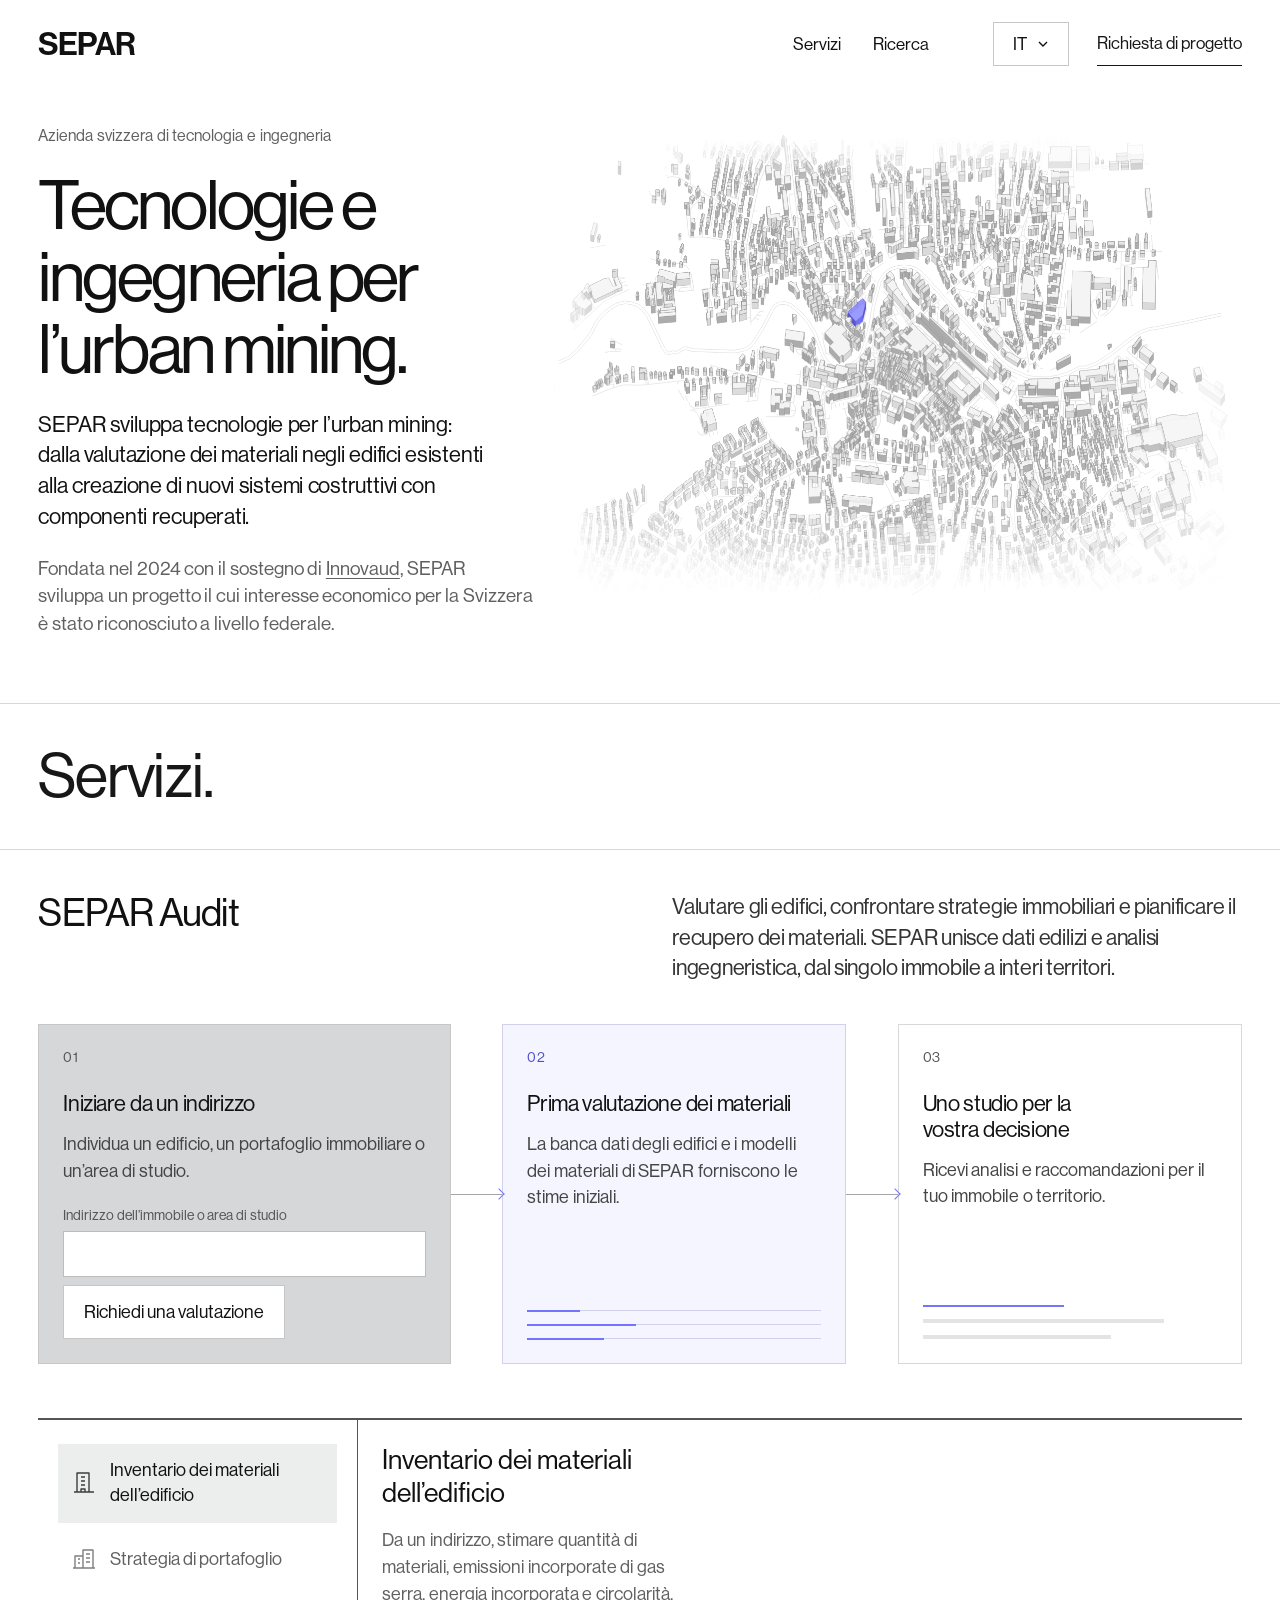
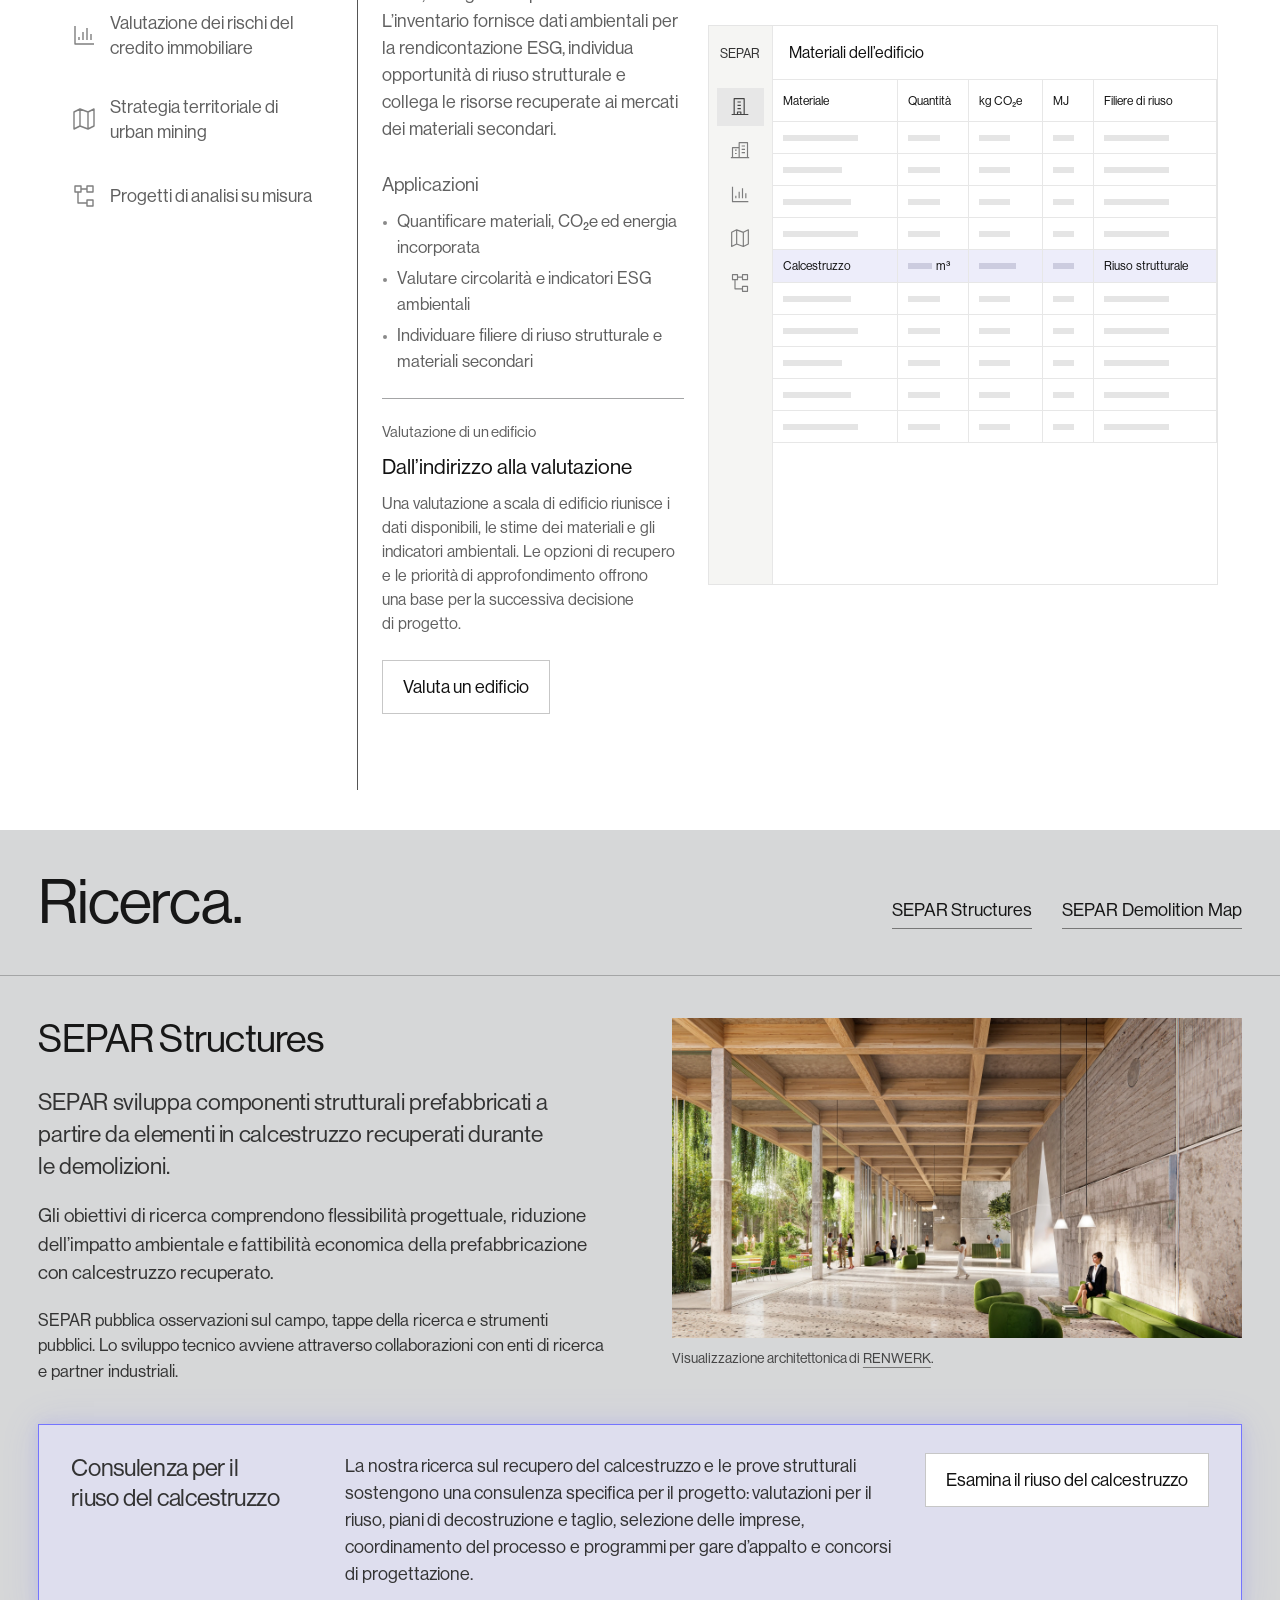
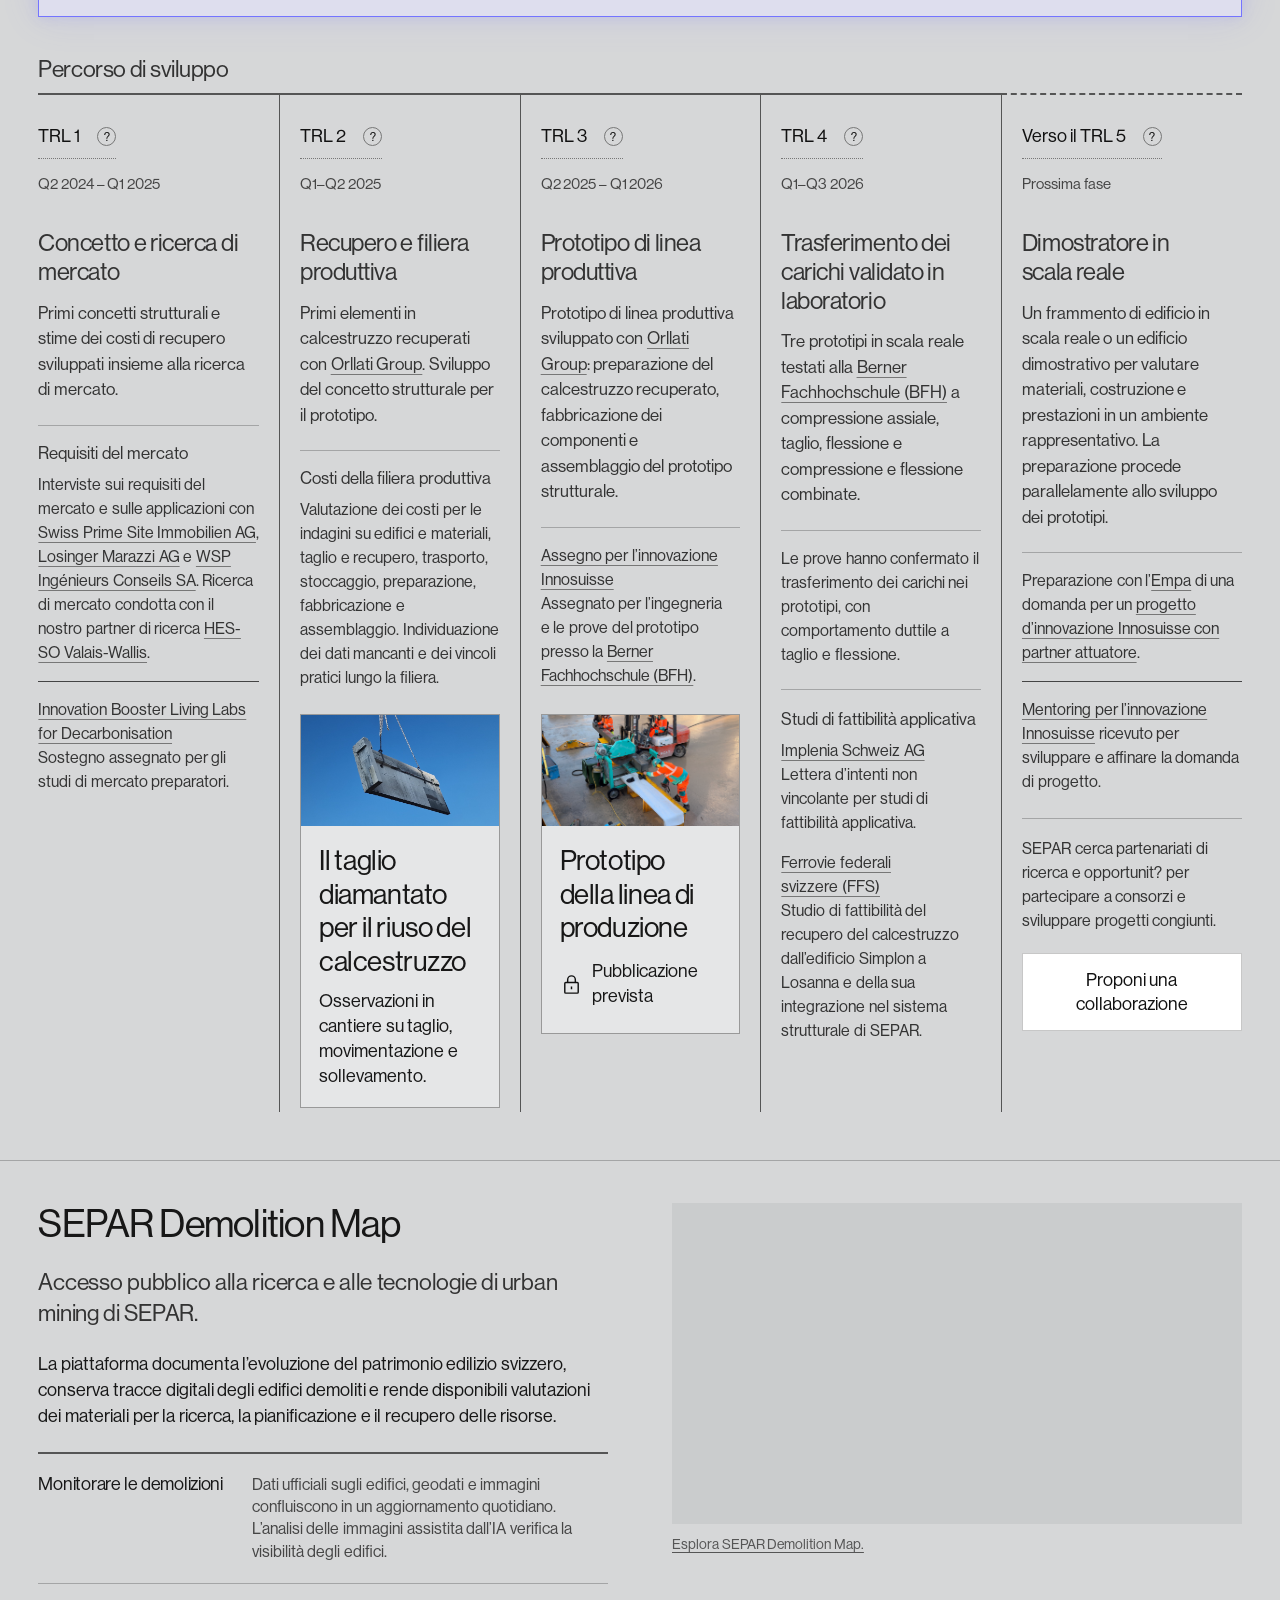
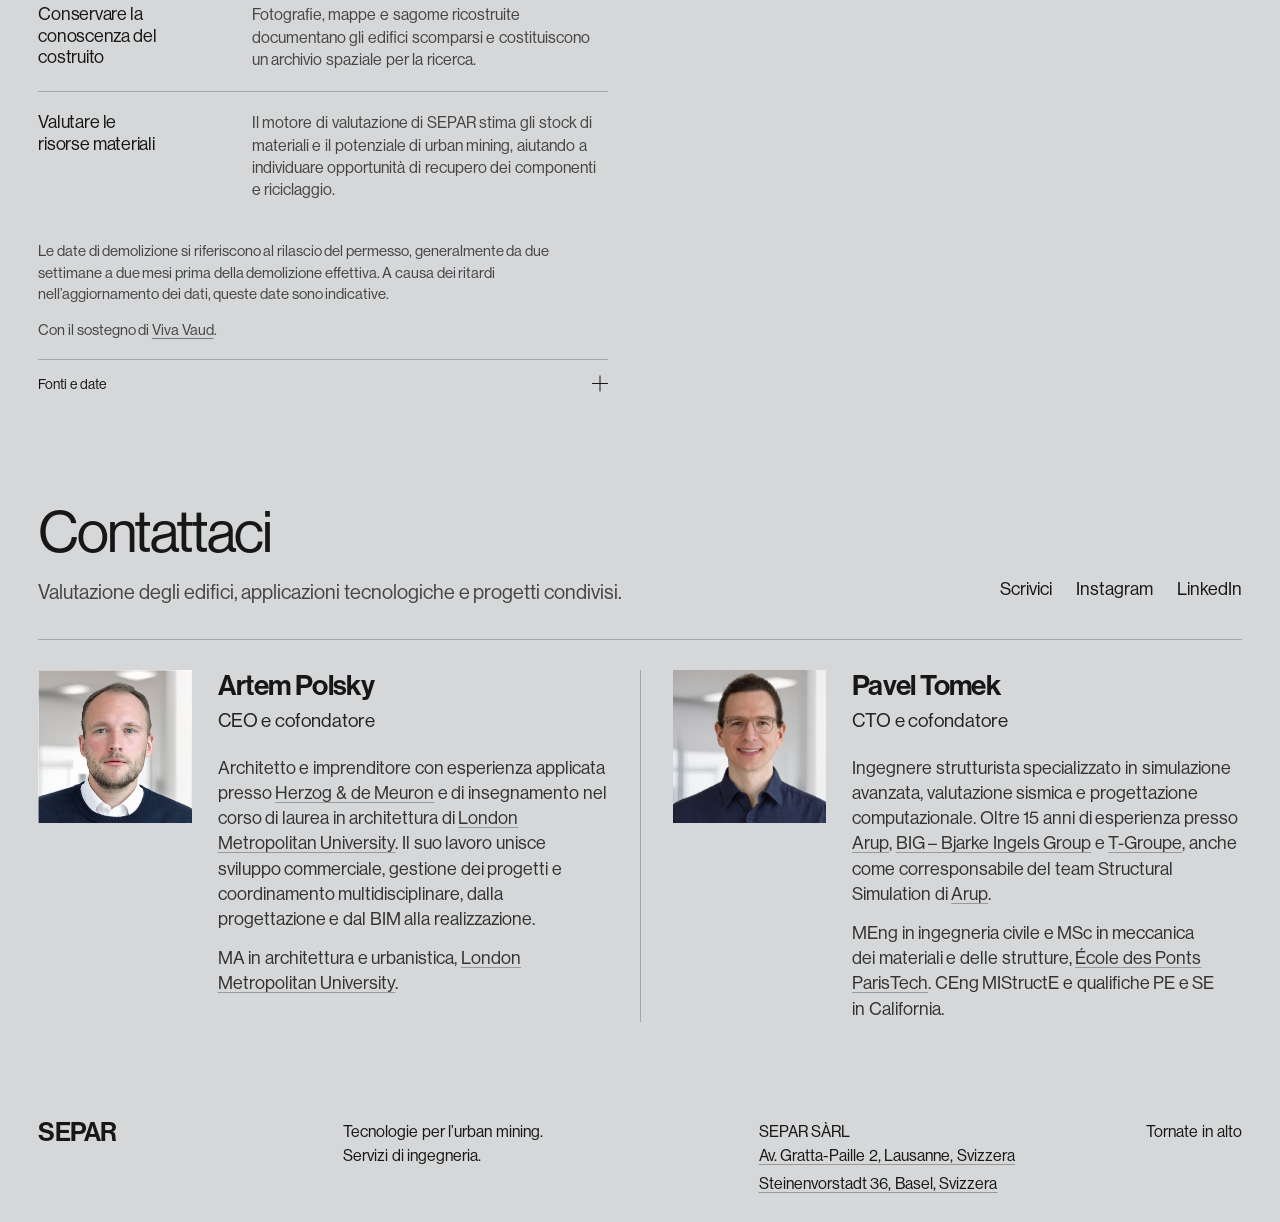
<file: it/index.html>
<!doctype html>
<html lang="it"><head>
    <meta charset="UTF-8">
    <meta name="viewport" content="width=device-width, initial-scale=1">
    <meta name="theme-color" content="#ffffff">
    <meta name="description" content="Inventari dei materiali, analisi di portafoglio e del rischio di credito, strategie territoriali di urban mining e ricerca sul riuso del calcestruzzo. SEPAR, Svizzera.">
    <meta property="og:title" content="SEPAR — Urban mining, valutazione dei materiali e riuso del calcestruzzo">
    <meta property="og:description" content="Inventari dei materiali, analisi di portafoglio e del rischio di credito, strategie territoriali di urban mining e ricerca sul riuso del calcestruzzo. SEPAR, Svizzera.">
    <meta property="og:type" content="website">
    <title>SEPAR — Urban mining, valutazione dei materiali e riuso del calcestruzzo</title>
    <link rel="icon" type="image/svg+xml" href="/assets/favicon.svg?v=spr-20261028">
    <link rel="stylesheet" href="/styles.css?v=20261028-two-blocks-1">
    <script src="/content.js" defer=""></script>
    <script src="/assets/river-city-data.js" defer=""></script>
<script src="/assets/city-layout.js?v=20261028-soft-rays" defer=""></script>
<script src="/assets/city-state.js?v=20261028-complete-generations" defer=""></script>
<script src="/assets/city-renewal.js?v=20261028-soft-rays" defer=""></script>
<script src="/assets/services.js?v=20261029-search1" defer=""></script>
<script src="/assets/contact-copy.js?v=activity-20261030" defer=""></script>
    <script src="/assets/search-runtime.js?v=20261029-search1" defer=""></script><script src="/app.js?v=20261029-search1" defer=""></script>
    <script src="/assets/contact-forms.js?v=20261029-admin1" defer=""></script>
    <script src="/assets/map-embed.js" defer=""></script>
    <script src="/assets/research-details.js" defer=""></script>
  <link rel="stylesheet" href="/assets/audit-services.css?v=20261028-norm-2">
  <link rel="stylesheet" href="/assets/product-previews.css?v=20261028-proportions">
  <link rel="stylesheet" href="/assets/product-catalogue.css?v=20261028-proportions">
  <link rel="stylesheet" href="/assets/type-scale.css?v=20261028-1">
  <link rel="stylesheet" href="/assets/research-advisory.css?v=20261030-violet1">
  <link rel="stylesheet" href="/assets/custom-projects.css?v=20261028-1">
  <link rel="stylesheet" href="/assets/interface-refinements.css?v=20261029-search1">
  <link rel="stylesheet" href="/assets/open-grid.css?v=20261028-1">
  <link rel="stylesheet" href="/assets/process-sequence.css?v=20261028-2">
  <link rel="stylesheet" href="/assets/reference-links.css?v=20261028-1">
<link rel="stylesheet" href="/assets/contact-forms.css?v=20261028-forms-1">
<script src="/assets/site-metrics.js?v=20261029-search1" defer=""></script>
<meta property="og:url" content="https://separ.ch/it/"><meta property="og:locale" content="it_CH"><meta property="og:site_name" content="SEPAR"><meta property="og:image" content="https://separ.ch/assets/river-city.webp"><meta property="og:image:alt" content="Un quartiere animato in tre dimensioni. Gli edifici vengono smontati, flussi viola di materiali raggiungono aree libere e nuovi edifici sorgono e diventano grigi."><meta name="twitter:card" content="summary_large_image"><meta name="twitter:title" content="SEPAR — Urban mining, valutazione dei materiali e riuso del calcestruzzo"><meta name="twitter:description" content="Inventari dei materiali, analisi di portafoglio e del rischio di credito, strategie territoriali di urban mining e ricerca sul riuso del calcestruzzo. SEPAR, Svizzera."><meta name="twitter:image" content="https://separ.ch/assets/river-city.webp"><meta name="robots" content="index, follow, max-image-preview:large"><link rel="canonical" href="https://separ.ch/it/"><link rel="alternate" hreflang="en" href="https://separ.ch/"><link rel="alternate" hreflang="de" href="https://separ.ch/de/"><link rel="alternate" hreflang="fr" href="https://separ.ch/fr/"><link rel="alternate" hreflang="it" href="https://separ.ch/it/"><link rel="alternate" hreflang="x-default" href="https://separ.ch/"><script id="separ-schema" type="application/ld+json">{"@context":"https://schema.org","@graph":[{"@type":"Organization","@id":"https://separ.ch/#organization","name":"SEPAR","url":"https://separ.ch/","email":"separ@separ.ch","foundingDate":"2024","address":[{"@type":"PostalAddress","streetAddress":"Av. Gratta-Paille 2","addressLocality":"Lausanne","addressCountry":"CH"},{"@type":"PostalAddress","streetAddress":"Steinenvorstadt 36","addressLocality":"Basel","addressCountry":"CH"}],"sameAs":["https://www.instagram.com/demolition.ch/","https://www.linkedin.com/company/separch/"]},{"@type":"WebSite","@id":"https://separ.ch/#website","url":"https://separ.ch/","name":"SEPAR","publisher":{"@id":"https://separ.ch/#organization"},"inLanguage":["en","de","fr","it"]},{"@type":"WebPage","@id":"https://separ.ch/it/#page","url":"https://separ.ch/it/","name":"SEPAR — Urban mining, valutazione dei materiali e riuso del calcestruzzo","description":"Inventari dei materiali, analisi di portafoglio e del rischio di credito, strategie territoriali di urban mining e ricerca sul riuso del calcestruzzo. SEPAR, Svizzera.","inLanguage":"it","isPartOf":{"@id":"https://separ.ch/#website"},"about":{"@id":"https://separ.ch/#organization"}},{"@type":"Service","@id":"https://separ.ch/it/#service-panel-1","name":"Inventario dei materiali dell’edificio","description":"Da un indirizzo, stimare quantità di materiali, emissioni incorporate di gas serra, energia incorporata e circolarità. L’inventario fornisce dati ambientali per la rendicontazione ESG, individua opportunità di riuso strutturale e collega le risorse recuperate ai mercati dei materiali secondari.","url":"https://separ.ch/it/#service-panel-1","provider":{"@id":"https://separ.ch/#organization"}},{"@type":"Service","@id":"https://separ.ch/it/#service-panel-2","name":"Strategia di portafoglio","description":"Confrontare scenari finanziari e ambientali dell’intero portafoglio. Verificare come tempi di rinnovo, costi e condizioni dei mercati del recupero influenzino spesa prevista, valore di recupero, emissioni incorporate ed energia, per orientare le priorità d’investimento e di circolarità.","url":"https://separ.ch/it/#service-panel-2","provider":{"@id":"https://separ.ch/#organization"}},{"@type":"Service","@id":"https://separ.ch/it/#service-panel-3","name":"Valutazione dei rischi del credito immobiliare","description":"Valutare i rischi dell’edificio prima del finanziamento. Esaminare esigenze di rinnovo, esposizione alla demolizione e potenziale valore netto dei materiali recuperabili nella due diligence tecnica.","url":"https://separ.ch/it/#service-panel-3","provider":{"@id":"https://separ.ch/#organization"}},{"@type":"Service","@id":"https://separ.ch/it/#service-panel-4","name":"Strategia territoriale di urban mining","description":"Sviluppare una strategia di urban mining per un comune o una regione. Collegare risorse materiali e flussi futuri a domanda edilizia, logistica e infrastrutture di recupero.","url":"https://separ.ch/it/#service-panel-4","provider":{"@id":"https://separ.ch/#organization"}},{"@type":"Service","@id":"https://separ.ch/it/#service-panel-5","name":"Progetti di analisi su misura","description":"Affidateci una questione su edifici, materiali o urban mining che vada oltre le valutazioni standard. Sviluppiamo uno studio dedicato, combinando analisi dei dati assistita dall’IA, modellazione spaziale e competenze ingegneristiche per elaborare scenari e raccomandazioni.","url":"https://separ.ch/it/#service-panel-5","provider":{"@id":"https://separ.ch/#organization"}}]}</script><script id="separ-search-config" type="application/json">{"article":false,"english":{"skip":"Skip to content","navAudit":"Services","navResearch":"Research","language":"Language","enquiryGeneral":"Project enquiry","aboutEyebrow":"Swiss technology and engineering company","aboutTitle":"Technologies and engineering for urban mining.","aboutLead":"SEPAR develops technologies for urban mining, from assessing the materials in existing buildings to creating new construction systems from recovered components.","aboutOrigin":"SEPAR was founded in 2024 with \u003ca href=\"https://www.innovaud.ch/en/\" target=\"_blank\" rel=\"noopener noreferrer\">Innovaud\u003c/a>’s support and federal recognition of its project’s economic interest for Switzerland.","servicesGroup":"Services.","servicesHeading":"SEPAR Audit","servicesIntro":"Assess buildings, compare property strategies and plan material recovery. SEPAR combines building data and engineering analysis, from individual properties to entire territories.","startTitle":"Start with an address","startScope":"Identify a building, property portfolio or study area.","addressLabel":"Property address or study area","enquiryAddress":"Request assessment","engineTitle":"Initial material assessment","engineBody":"SEPAR’s building database and material models provide the initial estimates.","resultTitle":"A study for your decision","resultBody":"Receive analysis and recommendations for your property or territory.","service1Title":"Building material inventory","service2Title":"Portfolio strategy","service3Title":"Lending risk assessment","service4Title":"Territorial urban-mining strategy","service5Title":"Custom analytical projects","service1Body":"From an address, estimate material quantities, embodied greenhouse-gas emissions, embodied energy and circularity. Use the inventory as environmental inputs to ESG reporting, identify structural reuse opportunities and connect recovered resources with secondary-material markets.","normUseHeading":"Applications","normUse11":"Quantify materials, CO₂e and embodied energy","normUse12":"Assess circularity and environmental ESG indicators","normUse13":"Identify structural reuse and secondary-material routes","normCase1":"Building assessment","inventoryExampleTitle":"From address to assessment","case1Compact":"A building-level assessment brings together available records, material estimates and environmental indicators. Recovery options and priorities for further investigation provide a basis for the next project decision.","enquiryInventory":"Assess a building","service2Body":"Compare financial and environmental scenarios across the whole portfolio. Test how renewal timing, costs and recovery-market conditions affect projected expenditure, recovery value, embodied emissions and energy to guide investment and circularity priorities.","normUse21":"Compare portfolio-wide financial and environmental outcomes","normUse22":"Test sensitivity to renewal timing, costs and recovery markets","normUse23":"Prioritise investment and circularity across the portfolio","normCase2":"Material and portfolio study, 2026","case2Compact":"A three-building study covering concrete, steel, timber and glazing estimates, renovation, demolition and selective-disassembly scenarios, and associated material-production and disposal emissions.","enquiryPortfolio":"Assess your portfolio","service3Body":"Assess building-related risks before financing. Examine renewal needs, demolition exposure and potential net material recovery value as part of technical due diligence.","normUse31":"Review renewal expenditure","normUse32":"Assess early-demolition exposure","normUse33":"Examine net recovery value","case3Kind":"Lending assessment study, 2025","case3Compact":"Study of building-related lending risks and material recovery value in the context of financing requirements. The analytical scope covers potential resale proceeds, dismantling, transport and preparation costs.","enquiryLending":"Assess lending exposure","service4Body":"Develop an urban-mining strategy for a municipality or region. Connect material resources and future flows with construction demand, logistics and recovery infrastructure.","normUse41":"Map future material resources","normUse42":"Plan collection and processing capacity","normUse43":"Connect supply with local demand","caseCommission":"Territorial resource study, 2025–2026","case4Compact":"Territorial material-resource study covering 234,775 building records in the Canton of Vaud. The analytical scope includes material-resource maps, geodata and demolition-flow scenarios to 2035.","enquiryTerritory":"Plan an urban-mining study","service5Body":"Bring us a building, material or urban-mining question beyond the standard assessments. We develop a dedicated study, combining AI-assisted data analysis, spatial modelling and engineering expertise to turn complex evidence into scenarios and recommendations.","normUse51":"Develop assessment methods for a specific decision","normUse52":"Evaluate technical, environmental and economic feasibility","normUse53":"Build strategies across sectors and territories","customScopeLabel":"Project development","customScopeTitle":"From your question to a defined scope","customScopeBody":"Together we define the decision, available evidence and expected deliverables, then agree the method, scope and milestones.","enquiryCustom":"Scope a custom project","normVisual1":"Building materials","styleTableMaterial":"Material","pvQuantities":"Quantities","styleTableReuseRoutes":"Reuse routes","depthConcrete":"Concrete","styleStructuralReuse":"Structural reuse","stylePortfolioTitle":"Portfolio performance","stylePortfolioCosts":"Costs &amp; recovery value","stylePortfolioCarbonEnergy":"Carbon &amp; energy","stylePortfolioSensitivity":"Scenario sensitivity","normVisual3":"Building risks &amp; recovery value","pvExposure":"Building exposure","depthOrigination":"Origination","depthReview":"Refinancing / review","depthMaturity":"Maturity","normComparison":"Scenario comparison","normLoan":"Lending horizon","pvRecoveryBalance":"Recovery balance","normGross":"Resale proceeds","normCosts":"Recovery costs","normNetValue":"Net recovery value","normFlows":"Material routes","normVisual4":"Territorial urban mining","normResources":"Resources","normProcessing":"Processing","normDemand":"Demand","normHorizon":"Planning to 2035","customPreviewTitle":"Custom assessment","customBriefLabel":"Project brief","customQuestion":"Where is concrete recovery viable?","customDataBuildings":"Buildings","customDataDocuments":"Documents","customDataMarkets":"Markets","customAnalysis":"Scenario analysis","customPriorities":"Priorities","customResult":"Decision brief","researchGroup":"Research.","techTitle":"SEPAR Structures","mapTitle":"SEPAR Demolition Map","techIntro":"SEPAR develops prefabricated structural components from concrete elements recovered during demolition.","valuesAmbition":"Research objectives include design flexibility, reduced environmental impact and the economic feasibility of prefabrication using recovered concrete.","sharingBody":"SEPAR publishes field observations, research milestones and public tools. Technical development is conducted through research and industrial collaborations.","valuesCredit":"Architectural visualisation by \u003ca href=\"https://www.renwerk.com/\" target=\"_blank\" rel=\"noopener noreferrer\">RENWERK\u003c/a>.","researchAdvisoryTitle":"Concrete reuse advisory","researchAdvisoryBody":"Our concrete-recovery research and structural testing inform project-specific advice: reuse assessments, deconstruction and cutting plans, contractor selection and process coordination, and briefs for tenders and design competitions.","enquiryAdvisory":"Discuss concrete reuse","timelineHeading":"Development roadmap","trlIntro":"Technology Readiness Level (TRL) describes technology maturity on a nine-level scale used in European research programmes.","trl1":"TRL 1: basic principles observed. SEPAR’s first stage combined initial studies with market research.","phase1Date":"Q2 2024 – Q1 2025","phase1Title":"Concept and market research","phase1Body":"Initial structural concepts and recovery-cost estimates developed alongside market research.","marketMilestone":"Market requirements","phase2Market":"Interviews on market requirements and applications with \u003ca href=\"https://sps.swiss/en/group/home\" target=\"_blank\" rel=\"noopener noreferrer\">Swiss Prime Site Immobilien AG\u003c/a>, \u003ca href=\"https://www.losinger-marazzi.ch/fr\" target=\"_blank\" rel=\"noopener noreferrer\">Losinger Marazzi AG\u003c/a> and \u003ca href=\"https://www.wsp.com/fr-ch\" target=\"_blank\" rel=\"noopener noreferrer\">WSP Ingénieurs Conseils SA\u003c/a>. Market research conducted with our research partner \u003ca href=\"https://www.hevs.ch/en\" target=\"_blank\" rel=\"noopener noreferrer\">HES-SO Valais-Wallis\u003c/a>.","phase1Support":"\u003ca href=\"https://energylivinglab.com/projects/innovation-booster/\" target=\"_blank\" rel=\"noopener noreferrer\">Innovation Booster Living Labs for Decarbonisation\u003c/a>\u003cbr>Support awarded for preparatory market studies.","trl2":"TRL 2: technology concept formulated. SEPAR developed the structural concept alongside field recovery trials.","phase2Date":"Q1–Q2 2025","phase2Title":"Recovery and supply-chain research","phase2Body":"First concrete elements recovered with \u003ca href=\"https://www.orllati.ch/blog/le-futur-de-la-construction-passepar-le-reemploi-du-beton-1390\" target=\"_blank\" rel=\"noopener noreferrer\">Orllati Group\u003c/a>. Structural concept developed for the prototype.","phase3CostsTitle":"Production-chain costing","phase3Costs":"Cost assessment covering building and material surveys, cutting and recovery, transport, storage, preparation, fabrication and assembly. Data gaps and practical constraints identified along the chain.","articleLink":"Diamond sawing for concrete reuse","articleDate":"Field observations of cutting, handling and lifting.","trl3":"TRL 3: experimental proof of concept. SEPAR built and tested the production sequence through fabrication and prototype assembly.","phase3Date":"Q2 2025 – Q1 2026","phase3Title":"Production-line prototype","phase3Body":"A prototype production line developed with \u003ca href=\"https://www.orllati.ch/blog/le-futur-de-la-construction-passepar-le-reemploi-du-beton-1390\" target=\"_blank\" rel=\"noopener noreferrer\">Orllati Group\u003c/a>: preparing recovered concrete, fabricating components and assembling the structural prototype.","phase3Support":"\u003ca href=\"https://www.innosuisse.admin.ch/en/innovation-cheque\" target=\"_blank\" rel=\"noopener noreferrer\">Innosuisse innovation cheque\u003c/a>\u003cbr>Awarded for prototype engineering and testing at \u003ca href=\"https://www.bfh.ch/de/\" target=\"_blank\" rel=\"noopener noreferrer\">Berner Fachhochschule (BFH)\u003c/a>.","prototypeTitle":"Production-line prototype","prototypeStatus":"Publication forthcoming","prototypeRelease":"Available after completion of TRL 5–6.","trl4":"TRL 4: technology validated in the laboratory. SEPAR’s assessment concerns the tested prototype and its experimental scope.","phase4Date":"Q1–Q3 2026","phase4Title":"Load transfer validated in the laboratory","phase4Body":"Three full-scale prototypes tested at \u003ca href=\"https://www.bfh.ch/en/\" target=\"_blank\" rel=\"noopener noreferrer\">Berner Fachhochschule (BFH)\u003c/a> under axial compression, shear, bending and combined compression and bending.","labResult":"The tests confirmed load transfer in the prototypes, with ductile behaviour in shear and bending.","pilotMilestone":"Application feasibility studies","phase4Pilot":"\u003ca href=\"https://implenia.com/en/\" target=\"_blank\" rel=\"noopener noreferrer\">Implenia Schweiz AG\u003c/a>\u003cbr>Non-binding letter of intent for application feasibility studies.","lausanneStudy":"\u003ca href=\"https://company.sbb.ch/en/company/about-us.html\" target=\"_blank\" rel=\"noopener noreferrer\">Swiss Federal Railways (SBB)\u003c/a>\u003cbr>Feasibility assessment of concrete recovery from the Simplon building, Lausanne, and integration into SEPAR’s structural system.","towardsTrl5":"Towards TRL 5","trl5":"TRL 5: technology validated in a relevant environment. This is the next target; the demonstrator is planned.","pilotStage":"Next stage","pilotTitle":"Full-scale demonstrator","pilotBody":"A full-scale building fragment or demonstration building to assess materials, construction and performance in a relevant environment. Preparation runs alongside prototype development.","phase5Application":"Preparing an application with \u003ca href=\"https://www.empa.ch/web/empa\" target=\"_blank\" rel=\"noopener noreferrer\">Empa\u003c/a> for an \u003ca href=\"https://www.innosuisse.admin.ch/en/innovation-project-with-implementation-partner\" target=\"_blank\" rel=\"noopener noreferrer\">Innosuisse innovation project with implementation partner\u003c/a>.","phase5Mentoring":"\u003ca href=\"https://www.innosuisse.admin.ch/en/innovation-mentoring\" target=\"_blank\" rel=\"noopener noreferrer\">Innosuisse innovation mentoring\u003c/a> received to develop and refine the project application.","pilotAsk":"SEPAR seeks research partnerships and opportunities to join consortia and develop joint projects.","enquiryResearch":"Propose a collaboration","mapPublicLead":"Public access to SEPAR’s urban-mining research and technology.","mapPurpose":"The platform documents Switzerland’s changing building stock, preserves digital records of demolished buildings and makes material assessments available for research, planning and resource recovery.","mapDailyTitle":"Monitor demolition","mapDailyBody":"Official building records, geodata and imagery are brought together in a daily update. AI-assisted image review checks building visibility.","mapDataTitle":"Preserve building knowledge","mapDataBody":"Photographs, maps and reconstructed outlines retain evidence of buildings that have disappeared, forming a spatial archive for research.","mapModelTitle":"Assess material resources","mapModelBody":"SEPAR’s assessment engine estimates material stocks and urban-mining potential, helping identify opportunities for component recovery and recycling.","mapWindowBody":"Demolition dates refer to permit issuance, typically leaving around two weeks to two months before actual demolition, while delayed data updates make the timing indicative.","mapSupportBody":"Supported through \u003ca href=\"https://www.viva-vaud.ch/fr/\" target=\"_blank\" rel=\"noopener noreferrer\">Viva Vaud\u003c/a>.","mapSourcesTitle":"Sources &amp; dates","mapSourcesBody":"\u003ca href=\"https://www.bfs.admin.ch/bfs/en/home/registers/federal-register-buildings-dwellings.html\" target=\"_blank\" rel=\"noopener noreferrer\">Federal Register of Buildings and Dwellings (RBD / GWR)\u003c/a>; \u003ca href=\"https://www.swisstopo.admin.ch/\" target=\"_blank\" rel=\"noopener noreferrer\">swisstopo\u003c/a> / \u003ca href=\"https://www.geo.admin.ch/\" target=\"_blank\" rel=\"noopener noreferrer\">geo.admin.ch\u003c/a>; \u003ca href=\"https://www.bfe.admin.ch/en/solar-facade\" target=\"_blank\" rel=\"noopener noreferrer\">Swiss Federal Office of Energy (SFOE) solar facade data\u003c/a>; \u003ca href=\"https://www.openstreetmap.org/copyright\" target=\"_blank\" rel=\"noopener noreferrer\">OpenStreetMap contributors\u003c/a>; \u003ca href=\"https://www.arcgis.com/home/item.html?id=10df2279f9684e4a9f6a7f08febac2a9\" target=\"_blank\" rel=\"noopener noreferrer\">Esri World Imagery\u003c/a>; \u003ca href=\"https://www.google.com/maps/\" target=\"_blank\" rel=\"noopener noreferrer\">Google Maps\u003c/a> / \u003ca href=\"https://www.google.com/streetview/\" target=\"_blank\" rel=\"noopener noreferrer\">Street View\u003c/a>; \u003ca href=\"https://separ.ch/\" target=\"_blank\" rel=\"noopener noreferrer\">SEPAR monitoring and analysis\u003c/a>.","mapDatesBody":"Historical records are interpreted according to their source and registered demolition year. Daily additions reflect newly detected register entries. Permit dates, register updates and actual demolition dates can differ.","mapVisitCaption":"Explore SEPAR Demolition Map.","teamHeading":"Contact us","contactBody":"Building assessments, technology applications and project collaboration.","emailUs":"Email us","artemRole":"CEO and co-founder","artemBio":"Architect and entrepreneur with applied experience at \u003ca href=\"https://www.herzogdemeuron.com/\" target=\"_blank\" rel=\"noopener noreferrer\">Herzog &amp; de Meuron\u003c/a> and teaching experience on \u003ca href=\"https://www.londonmet.ac.uk/\" target=\"_blank\" rel=\"noopener noreferrer\">London Metropolitan University\u003c/a>’s undergraduate architecture programme. His work combines business development, project management and multidisciplinary coordination, from design and BIM to construction delivery.","artemEducation":"MA in Architecture and Urbanism, \u003ca href=\"https://www.londonmet.ac.uk/\" target=\"_blank\" rel=\"noopener noreferrer\">London Metropolitan University\u003c/a>.","pavelRole":"CTO and co-founder","pavelBio":"Structural engineer specialising in advanced simulation, seismic assessment and computational design. More than 15 years of experience at \u003ca href=\"https://www.arup.com/\" target=\"_blank\" rel=\"noopener noreferrer\">Arup\u003c/a>, \u003ca href=\"https://big.dk/\" target=\"_blank\" rel=\"noopener noreferrer\">BIG – Bjarke Ingels Group\u003c/a> and \u003ca href=\"https://t-groupe.ch/\" target=\"_blank\" rel=\"noopener noreferrer\">T-Groupe\u003c/a>, including co-leadership of \u003ca href=\"https://www.arup.com/\" target=\"_blank\" rel=\"noopener noreferrer\">Arup\u003c/a>’s Structural Simulation team.","pavelEducation":"MEng in Civil Engineering and MSc in Mechanics of Materials and Structures, \u003ca href=\"https://ecoledesponts.fr/\" target=\"_blank\" rel=\"noopener noreferrer\">École des Ponts ParisTech\u003c/a>. CEng MIStructE; PE and SE qualifications in California.","footerTag":"Urban-mining technologies.\u003cbr>Engineering services.","officeLausanne":"Av. Gratta-Paille 2, Lausanne, Switzerland","officeBasel":"Steinenvorstadt 36, Basel, Switzerland","backTop":"Back to top","enquiryTopic":"Your enquiry","enquiryName":"Name (optional)","enquiryEmail":"Email","enquiryPhone":"Phone (optional)","enquiryOrganisation":"Organisation (optional)","enquiryPrivacy":"SEPAR uses your details to respond to this enquiry.","enquiryPrivacyLink":"Privacy information","enquirySend":"Send enquiry","enquirySuccess":"Thank you. Your enquiry has been sent to SEPAR. We will reply using the contact details you provided.","enquiryDone":"Close","privacy":"Privacy &amp; site information","privacyBody":"SEPAR measures daily totals of page requests and selected actions, with broad source, country and device categories. A short security check separates suspected automated requests from page views and clicks that pass our checks. Requests are held with their network address for a two-minute checking window, normally processed within three minutes; the temporary association is then deleted. Delayed records are cleared by the next successful cleanup. Final statistics contain aggregate totals. We use no analytics cookies or persistent visitor identifiers and respect Do Not Track and Global Privacy Control. Your language choice is saved in your browser. Cloudflare processes requests and protects the site. Separate security records contain IP addresses and request history without automatic expiry; they are used for protection and traffic-quality checks and are kept separate from enquiries. Enquiry forms securely store your contact details, message and project context in SEPAR’s Cloudflare database and notify our email inbox. SEPAR uses this correspondence to respond and manage your project. Administrator sign-in uses essential authentication cookies. Staff browsers may also retain a constant preference cookie that excludes their activity from statistics. \u003ca href=\"https://www.cloudflare.com/privacypolicy/\" target=\"_blank\" rel=\"noopener noreferrer\">Cloudflare privacy policy\u003c/a>.","citySources":"City model: \u003ca href=\"https://www.openstreetmap.org/copyright\" target=\"_blank\" rel=\"noopener noreferrer\">© OpenStreetMap contributors\u003c/a>. Building footprints and river alignment from Frauenfeld. Schematic heights and roof forms; illustrative redevelopment and material-transfer scenarios.","serviceImageInfo":"Services illustrations use fictional buildings and schematic analytical graphics. The neighbourhood image is AI-generated. These illustrations explain the assessment process.","mapEmbedInfo":"On larger screens, the embedded SEPAR Demolition Map loads when its section comes into view. The map and its imagery providers process requests under their own privacy terms. On mobile, a local image links to the platform.","privacyContact":"For questions about your data, use the enquiry form or the Email us link at the bottom of the page.","heroAlt":"An animated three-dimensional neighbourhood. Buildings are dismantled, violet material flows reach empty sites, and new buildings rise and become grey.","valuesAlt":"Architectural visualisation of a lobby combining reclaimed concrete elements, timber and planting","articlePreviewAlt":"A recovered concrete wall panel suspended against a blue sky","prototypeAlt":"The prototype production line processing a recovered concrete beam","mapMobileAlt":"Open SEPAR Demolition Map","navLabel":"Main navigation","openMenu":"Open menu","mobileNav":"Mobile navigation","cityAlt":"An animated three-dimensional neighbourhood. Buildings are dismantled, violet material flows reach empty sites, and new buildings rise and become grey.","servicesLabel":"Our services","scene1Alt":"Material inventory with quantities, embodied emissions in kg CO₂e, embodied energy in MJ and reuse routes. Structural reuse is selected; secondary values are abstracted.","scene2Alt":"Portfolio overview with three building groups, map locations and fields for costs and recovery value, carbon and energy, and scenario sensitivity.","scene3Alt":"Lending analysis preview organised as an origination-to-maturity schedule, scenario chart and recovery balance; secondary values are abstract.","scene4Alt":"Territorial urban-mining spatial analysis showing classified resource, processing and demand zones, connecting routes and a planning layer to 2035.","scene5Alt":"Custom study workspace: a project brief about concrete recovery, building records, project documents and market data feed a spatial scenario comparison and a decision brief.","close":"Close","copied":"Email address copied.","copyFailed":"Please select and copy: separ@separ.ch","closeMenu":"Close menu","pageTitle":"SEPAR — Urban mining, material assessments and concrete reuse","metaDescription":"Building material inventories, portfolio and lending-risk assessments, territorial urban-mining strategies and concrete reuse research. SEPAR, Switzerland."},"pages":{"en":{"title":"SEPAR — Urban mining, material assessments and concrete reuse","description":"Building material inventories, portfolio and lending-risk assessments, territorial urban-mining strategies and concrete reuse research. SEPAR, Switzerland.","url":"https://separ.ch/","locale":"en_GB","schema":{"@context":"https://schema.org","@graph":[{"@type":"Organization","@id":"https://separ.ch/#organization","name":"SEPAR","url":"https://separ.ch/","email":"separ@separ.ch","foundingDate":"2024","address":[{"@type":"PostalAddress","streetAddress":"Av. Gratta-Paille 2","addressLocality":"Lausanne","addressCountry":"CH"},{"@type":"PostalAddress","streetAddress":"Steinenvorstadt 36","addressLocality":"Basel","addressCountry":"CH"}],"sameAs":["https://www.instagram.com/demolition.ch/","https://www.linkedin.com/company/separch/"]},{"@type":"WebSite","@id":"https://separ.ch/#website","url":"https://separ.ch/","name":"SEPAR","publisher":{"@id":"https://separ.ch/#organization"},"inLanguage":["en","de","fr","it"]},{"@type":"WebPage","@id":"https://separ.ch/#page","url":"https://separ.ch/","name":"SEPAR — Urban mining, material assessments and concrete reuse","description":"Building material inventories, portfolio and lending-risk assessments, territorial urban-mining strategies and concrete reuse research. SEPAR, Switzerland.","inLanguage":"en","isPartOf":{"@id":"https://separ.ch/#website"},"about":{"@id":"https://separ.ch/#organization"}},{"@type":"Service","@id":"https://separ.ch/#service-panel-1","name":"Building material inventory","description":"From an address, estimate material quantities, embodied greenhouse-gas emissions, embodied energy and circularity. Use the inventory as environmental inputs to ESG reporting, identify structural reuse opportunities and connect recovered resources with secondary-material markets.","url":"https://separ.ch/#service-panel-1","provider":{"@id":"https://separ.ch/#organization"}},{"@type":"Service","@id":"https://separ.ch/#service-panel-2","name":"Portfolio strategy","description":"Compare financial and environmental scenarios across the whole portfolio. Test how renewal timing, costs and recovery-market conditions affect projected expenditure, recovery value, embodied emissions and energy to guide investment and circularity priorities.","url":"https://separ.ch/#service-panel-2","provider":{"@id":"https://separ.ch/#organization"}},{"@type":"Service","@id":"https://separ.ch/#service-panel-3","name":"Lending risk assessment","description":"Assess building-related risks before financing. Examine renewal needs, demolition exposure and potential net material recovery value as part of technical due diligence.","url":"https://separ.ch/#service-panel-3","provider":{"@id":"https://separ.ch/#organization"}},{"@type":"Service","@id":"https://separ.ch/#service-panel-4","name":"Territorial urban-mining strategy","description":"Develop an urban-mining strategy for a municipality or region. Connect material resources and future flows with construction demand, logistics and recovery infrastructure.","url":"https://separ.ch/#service-panel-4","provider":{"@id":"https://separ.ch/#organization"}},{"@type":"Service","@id":"https://separ.ch/#service-panel-5","name":"Custom analytical projects","description":"Bring us a building, material or urban-mining question beyond the standard assessments. We develop a dedicated study, combining AI-assisted data analysis, spatial modelling and engineering expertise to turn complex evidence into scenarios and recommendations.","url":"https://separ.ch/#service-panel-5","provider":{"@id":"https://separ.ch/#organization"}}]}},"de":{"title":"SEPAR — Urban Mining, Materialbewertung und Betonwiederverwendung","description":"Gebäudematerialinventare, Portfolio- und Kreditrisikobewertungen, territoriale Urban-Mining-Strategien und Forschung zur Betonwiederverwendung. SEPAR, Schweiz.","url":"https://separ.ch/de/","locale":"de_CH","schema":{"@context":"https://schema.org","@graph":[{"@type":"Organization","@id":"https://separ.ch/#organization","name":"SEPAR","url":"https://separ.ch/","email":"separ@separ.ch","foundingDate":"2024","address":[{"@type":"PostalAddress","streetAddress":"Av. Gratta-Paille 2","addressLocality":"Lausanne","addressCountry":"CH"},{"@type":"PostalAddress","streetAddress":"Steinenvorstadt 36","addressLocality":"Basel","addressCountry":"CH"}],"sameAs":["https://www.instagram.com/demolition.ch/","https://www.linkedin.com/company/separch/"]},{"@type":"WebSite","@id":"https://separ.ch/#website","url":"https://separ.ch/","name":"SEPAR","publisher":{"@id":"https://separ.ch/#organization"},"inLanguage":["en","de","fr","it"]},{"@type":"WebPage","@id":"https://separ.ch/de/#page","url":"https://separ.ch/de/","name":"SEPAR — Urban Mining, Materialbewertung und Betonwiederverwendung","description":"Gebäudematerialinventare, Portfolio- und Kreditrisikobewertungen, territoriale Urban-Mining-Strategien und Forschung zur Betonwiederverwendung. SEPAR, Schweiz.","inLanguage":"de","isPartOf":{"@id":"https://separ.ch/#website"},"about":{"@id":"https://separ.ch/#organization"}},{"@type":"Service","@id":"https://separ.ch/de/#service-panel-1","name":"Baustoffinventar","description":"Ausgehend von einer Adresse Materialmengen, graue Treibhausgasemissionen, graue Energie und Kreislauffähigkeit abschätzen. Das Inventar liefert Umweltindikatoren für die ESG-Berichterstattung, zeigt Möglichkeiten zur tragenden Wiederverwendung auf und verknüpft zurückgewonnene Ressourcen mit Sekundärmaterialmärkten.","url":"https://separ.ch/de/#service-panel-1","provider":{"@id":"https://separ.ch/#organization"}},{"@type":"Service","@id":"https://separ.ch/de/#service-panel-2","name":"Portfoliostrategie","description":"Finanzielle und ökologische Szenarien für das gesamte Portfolio vergleichen. Untersuchen, wie Erneuerungszeitpunkte, Kosten und Rückgewinnungsmärkte die erwarteten Ausgaben, Rückgewinnungswerte, grauen Emissionen und Energiemengen beeinflussen, um Investitionen und Kreislauffähigkeit zu priorisieren.","url":"https://separ.ch/de/#service-panel-2","provider":{"@id":"https://separ.ch/#organization"}},{"@type":"Service","@id":"https://separ.ch/de/#service-panel-3","name":"Risikobewertung für Immobilienfinanzierungen","description":"Gebäudebezogene Risiken vor einer Finanzierung bewerten. Erneuerungsbedarf, Abbruchrisiko und möglichen Nettoerlös aus der Materialrückgewinnung im Rahmen einer technischen Due Diligence untersuchen.","url":"https://separ.ch/de/#service-panel-3","provider":{"@id":"https://separ.ch/#organization"}},{"@type":"Service","@id":"https://separ.ch/de/#service-panel-4","name":"Regionale Urban-Mining-Strategie","description":"Eine Urban-Mining-Strategie für eine Gemeinde oder Region entwickeln. Materialressourcen und künftige Stoffströme mit Baubedarf, Logistik und Rückgewinnungsinfrastruktur verknüpfen.","url":"https://separ.ch/de/#service-panel-4","provider":{"@id":"https://separ.ch/#organization"}},{"@type":"Service","@id":"https://separ.ch/de/#service-panel-5","name":"Individuelle Analyseprojekte","description":"Sie haben eine Frage zu Gebäuden, Materialien oder Urban Mining, die über die Standardbewertungen hinausgeht? Wir entwickeln eine projektspezifische Studie und verbinden KI-gestützte Datenanalyse, räumliche Modellierung und Ingenieurwissen zu Szenarien und Empfehlungen.","url":"https://separ.ch/de/#service-panel-5","provider":{"@id":"https://separ.ch/#organization"}}]}},"fr":{"title":"SEPAR — Urban mining, évaluation des matériaux et réemploi du béton","description":"Inventaires de matériaux, analyses de portefeuille et de risque de crédit, stratégies territoriales d’urban mining et recherche sur le réemploi du béton. SEPAR, Suisse.","url":"https://separ.ch/fr/","locale":"fr_CH","schema":{"@context":"https://schema.org","@graph":[{"@type":"Organization","@id":"https://separ.ch/#organization","name":"SEPAR","url":"https://separ.ch/","email":"separ@separ.ch","foundingDate":"2024","address":[{"@type":"PostalAddress","streetAddress":"Av. Gratta-Paille 2","addressLocality":"Lausanne","addressCountry":"CH"},{"@type":"PostalAddress","streetAddress":"Steinenvorstadt 36","addressLocality":"Basel","addressCountry":"CH"}],"sameAs":["https://www.instagram.com/demolition.ch/","https://www.linkedin.com/company/separch/"]},{"@type":"WebSite","@id":"https://separ.ch/#website","url":"https://separ.ch/","name":"SEPAR","publisher":{"@id":"https://separ.ch/#organization"},"inLanguage":["en","de","fr","it"]},{"@type":"WebPage","@id":"https://separ.ch/fr/#page","url":"https://separ.ch/fr/","name":"SEPAR — Urban mining, évaluation des matériaux et réemploi du béton","description":"Inventaires de matériaux, analyses de portefeuille et de risque de crédit, stratégies territoriales d’urban mining et recherche sur le réemploi du béton. SEPAR, Suisse.","inLanguage":"fr","isPartOf":{"@id":"https://separ.ch/#website"},"about":{"@id":"https://separ.ch/#organization"}},{"@type":"Service","@id":"https://separ.ch/fr/#service-panel-1","name":"Inventaire des matériaux du bâtiment","description":"À partir d’une adresse, estimer quantités de matériaux, émissions de gaz à effet de serre incorporées, énergie grise et circularité. L’inventaire fournit les données environnementales du reporting ESG, identifie les possibilités de réemploi structurel et relie les ressources récupérées aux marchés des matériaux secondaires.","url":"https://separ.ch/fr/#service-panel-1","provider":{"@id":"https://separ.ch/#organization"}},{"@type":"Service","@id":"https://separ.ch/fr/#service-panel-2","name":"Stratégie de portefeuille","description":"Comparer les scénarios financiers et environnementaux du portefeuille entier. Tester l’effet du calendrier de renouvellement, des coûts et des marchés de récupération sur les dépenses projetées, la valeur de récupération, les émissions incorporées et l’énergie pour orienter les priorités d’investissement et de circularité.","url":"https://separ.ch/fr/#service-panel-2","provider":{"@id":"https://separ.ch/#organization"}},{"@type":"Service","@id":"https://separ.ch/fr/#service-panel-3","name":"Évaluation des risques de financement immobilier","description":"Évaluer les risques liés au bâtiment avant son financement. Examiner les besoins de renouvellement, l’exposition à la démolition et la valeur nette de récupération dans le cadre d’une diligence technique.","url":"https://separ.ch/fr/#service-panel-3","provider":{"@id":"https://separ.ch/#organization"}},{"@type":"Service","@id":"https://separ.ch/fr/#service-panel-4","name":"Stratégie territoriale d’urban mining","description":"Développer une stratégie d’urban mining pour une commune ou une région. Relier ressources matérielles et flux futurs à la demande de construction, à la logistique et aux infrastructures de récupération.","url":"https://separ.ch/fr/#service-panel-4","provider":{"@id":"https://separ.ch/#organization"}},{"@type":"Service","@id":"https://separ.ch/fr/#service-panel-5","name":"Projets d’analyse sur mesure","description":"Confiez-nous une question sur les bâtiments, les matériaux ou les mines urbaines qui dépasse les évaluations courantes. Nous développons une étude dédiée, associant analyse de données assistée par l’IA, modélisation spatiale et expertise en ingénierie pour produire des scénarios et des recommandations.","url":"https://separ.ch/fr/#service-panel-5","provider":{"@id":"https://separ.ch/#organization"}}]}},"it":{"title":"SEPAR — Urban mining, valutazione dei materiali e riuso del calcestruzzo","description":"Inventari dei materiali, analisi di portafoglio e del rischio di credito, strategie territoriali di urban mining e ricerca sul riuso del calcestruzzo. SEPAR, Svizzera.","url":"https://separ.ch/it/","locale":"it_CH","schema":{"@context":"https://schema.org","@graph":[{"@type":"Organization","@id":"https://separ.ch/#organization","name":"SEPAR","url":"https://separ.ch/","email":"separ@separ.ch","foundingDate":"2024","address":[{"@type":"PostalAddress","streetAddress":"Av. Gratta-Paille 2","addressLocality":"Lausanne","addressCountry":"CH"},{"@type":"PostalAddress","streetAddress":"Steinenvorstadt 36","addressLocality":"Basel","addressCountry":"CH"}],"sameAs":["https://www.instagram.com/demolition.ch/","https://www.linkedin.com/company/separch/"]},{"@type":"WebSite","@id":"https://separ.ch/#website","url":"https://separ.ch/","name":"SEPAR","publisher":{"@id":"https://separ.ch/#organization"},"inLanguage":["en","de","fr","it"]},{"@type":"WebPage","@id":"https://separ.ch/it/#page","url":"https://separ.ch/it/","name":"SEPAR — Urban mining, valutazione dei materiali e riuso del calcestruzzo","description":"Inventari dei materiali, analisi di portafoglio e del rischio di credito, strategie territoriali di urban mining e ricerca sul riuso del calcestruzzo. SEPAR, Svizzera.","inLanguage":"it","isPartOf":{"@id":"https://separ.ch/#website"},"about":{"@id":"https://separ.ch/#organization"}},{"@type":"Service","@id":"https://separ.ch/it/#service-panel-1","name":"Inventario dei materiali dell’edificio","description":"Da un indirizzo, stimare quantità di materiali, emissioni incorporate di gas serra, energia incorporata e circolarità. L’inventario fornisce dati ambientali per la rendicontazione ESG, individua opportunità di riuso strutturale e collega le risorse recuperate ai mercati dei materiali secondari.","url":"https://separ.ch/it/#service-panel-1","provider":{"@id":"https://separ.ch/#organization"}},{"@type":"Service","@id":"https://separ.ch/it/#service-panel-2","name":"Strategia di portafoglio","description":"Confrontare scenari finanziari e ambientali dell’intero portafoglio. Verificare come tempi di rinnovo, costi e condizioni dei mercati del recupero influenzino spesa prevista, valore di recupero, emissioni incorporate ed energia, per orientare le priorità d’investimento e di circolarità.","url":"https://separ.ch/it/#service-panel-2","provider":{"@id":"https://separ.ch/#organization"}},{"@type":"Service","@id":"https://separ.ch/it/#service-panel-3","name":"Valutazione dei rischi del credito immobiliare","description":"Valutare i rischi dell’edificio prima del finanziamento. Esaminare esigenze di rinnovo, esposizione alla demolizione e potenziale valore netto dei materiali recuperabili nella due diligence tecnica.","url":"https://separ.ch/it/#service-panel-3","provider":{"@id":"https://separ.ch/#organization"}},{"@type":"Service","@id":"https://separ.ch/it/#service-panel-4","name":"Strategia territoriale di urban mining","description":"Sviluppare una strategia di urban mining per un comune o una regione. Collegare risorse materiali e flussi futuri a domanda edilizia, logistica e infrastrutture di recupero.","url":"https://separ.ch/it/#service-panel-4","provider":{"@id":"https://separ.ch/#organization"}},{"@type":"Service","@id":"https://separ.ch/it/#service-panel-5","name":"Progetti di analisi su misura","description":"Affidateci una questione su edifici, materiali o urban mining che vada oltre le valutazioni standard. Sviluppiamo uno studio dedicato, combinando analisi dei dati assistita dall’IA, modellazione spaziale e competenze ingegneristiche per elaborare scenari e raccomandazioni.","url":"https://separ.ch/it/#service-panel-5","provider":{"@id":"https://separ.ch/#organization"}}]}}}}</script></head>
  <body>
    <a class="skip-link" href="#main" data-i18n="skip">Passate al contenuto</a>
    <header class="site-header container">
      <a class="wordmark" href="#" aria-label="SEPAR home">SEPAR</a>
      <nav class="desktop-nav" aria-label="Navigazione principale" data-i18n-aria="navLabel">
        <a href="#solutions" data-i18n="navAudit">Servizi</a>
        <a href="#research" data-i18n="navResearch">Ricerca</a>

      </nav>
      <div class="header-actions">
        <div class="language-picker"><label class="language-native"><span class="sr-only" data-i18n="language">Lingua</span><select id="language" aria-label="Language"><option value="en">EN</option><option value="de">DE</option><option value="fr">FR</option><option value="it" selected="">IT</option></select></label>
<button type="button" class="language-toggle" aria-label="Lingua" data-i18n-aria="language" aria-haspopup="listbox" aria-expanded="false" aria-controls="language-options" hidden=""><span class="language-code">EN</span><svg aria-hidden="true" viewBox="0 0 12 12" fill="none" stroke="currentColor" stroke-width="1.4"><path d="m2 4 4 4 4-4"></path></svg></button>
<div class="language-options" id="language-options" role="listbox" aria-label="Lingua" data-i18n-aria="language" hidden=""><a class="language-option" role="option" data-language="en" aria-selected="true" tabindex="-1" href="/" hreflang="en"><span>EN</span><span lang="en">English</span></a><a class="language-option" role="option" data-language="de" aria-selected="false" tabindex="-1" href="/de/" hreflang="de"><span>DE</span><span lang="de">Deutsch</span></a><a class="language-option" role="option" data-language="fr" aria-selected="false" tabindex="-1" href="/fr/" hreflang="fr"><span>FR</span><span lang="fr">Français</span></a><a class="language-option" role="option" data-language="it" aria-selected="false" tabindex="-1" href="/it/" hreflang="it"><span>IT</span><span lang="it">Italiano</span></a></div></div>
        <button type="button" class="header-contact text-button" data-contact="general" data-i18n="enquiryGeneral">Richiesta di progetto</button>
        <button type="button" class="menu-toggle" aria-expanded="false" aria-controls="mobile-nav" aria-label="Aprite il menu" data-i18n-aria="openMenu"><span></span><span></span></button>
      </div>
    </header>
    <nav id="mobile-nav" class="mobile-nav" aria-label="Navigazione mobile" data-i18n-aria="mobileNav" hidden="">
      <a href="#solutions" data-i18n="navAudit">Servizi</a><a href="#research" data-i18n="navResearch">Ricerca</a><button type="button" class="text-button" data-contact="general" data-i18n="enquiryGeneral">Richiesta di progetto</button>
    </nav>
    <main id="main">
<section class="company-hero container" id="about" aria-labelledby="about-heading">
<div class="company-intro-grid"><div class="company-heading"><p data-i18n="aboutEyebrow" class="company-eyebrow">Azienda svizzera di tecnologia e ingegneria</p><h1 data-i18n="aboutTitle" id="about-heading">Tecnologie e ingegneria per l’urban mining.</h1><div class="company-narrative"><p data-i18n="aboutLead" class="lead">SEPAR sviluppa tecnologie per l’urban mining: dalla valutazione dei materiali negli edifici esistenti alla creazione di nuovi sistemi costruttivi con componenti recuperati.</p><p data-i18n="aboutOrigin" class="company-origin">Fondata nel 2024 con il sostegno di <a href="https://www.innovaud.ch/en/" target="_blank" rel="noopener noreferrer">Innovaud</a>, SEPAR sviluppa un progetto il cui interesse economico per la Svizzera è stato riconosciuto a livello federale.</p></div></div><figure class="company-illustration city-figure"><div class="zurich-scene">
<img class="city-fallback" src="/assets/river-city.webp" width="2400" height="1640" alt="Un quartiere animato in tre dimensioni. Gli edifici vengono smontati, flussi viola di materiali raggiungono aree libere e nuovi edifici sorgono e diventano grigi." data-i18n-alt="heroAlt" aria-hidden="true">
<canvas width="1200" height="820" role="img" aria-label="Un quartiere animato in tre dimensioni. Gli edifici vengono smontati, flussi viola di materiali raggiungono aree libere e nuovi edifici sorgono e diventano grigi." data-i18n-aria="cityAlt"></canvas>
</div>
</figure></div>
</section>
 <section id="solutions" class="commercial-group" aria-labelledby="services-title">
  <div class="group-heading container"><h2 id="services-title" data-i18n="servicesGroup">Servizi.</h2></div>
<div class="consultancy-overview container"><div class="consultancy-heading hero-copy"><h3 id="hero-title" data-i18n="servicesHeading">SEPAR Audit</h3><div><p data-i18n="servicesIntro" class="lead">Valutare gli edifici, confrontare strategie immobiliari e pianificare il recupero dei materiali. SEPAR unisce dati edilizi e analisi ingegneristica, dal singolo immobile a interi territori.</p></div></div><div class="assessment-path">
<div class="path-start"><span class="path-step" aria-hidden="true">01</span><div class="path-title"><h4 data-i18n="startTitle">Iniziare da un indirizzo</h4></div><p data-i18n="startScope">Individua un edificio, un portafoglio immobiliare o un’area di studio.</p><form id="address-request"><label for="property-address" data-i18n="addressLabel">Indirizzo dell’immobile o area di studio</label><div class="address-entry"><input id="property-address" name="address" type="text" autocomplete="street-address" maxlength="240" required=""><button class="button" type="submit" data-i18n="enquiryAddress">Richiedi una valutazione</button></div></form></div>
<div class="path-engine"><span class="path-step" aria-hidden="true">02</span><div class="path-title"><h4 data-i18n="engineTitle">Prima valutazione dei materiali</h4></div><p data-i18n="engineBody">La banca dati degli edifici e i modelli dei materiali di SEPAR forniscono le stime iniziali.</p><div class="path-records" aria-hidden="true"><i></i><i></i><i></i></div></div>
<div class="path-result"><span class="path-step" aria-hidden="true">03</span><div class="path-title"><h4 data-i18n="resultTitle">Uno studio per la vostra decisione</h4></div><p data-i18n="resultBody">Ricevi analisi e raccomandazioni per il tuo immobile o territorio.</p><div class="path-result-sheet" aria-hidden="true"><i></i><i></i><i></i></div></div></div><div class="service-catalogue audit-two-blocks audit-service-depth audit-simplified product-cards-v2"><div class="service-left"><div aria-label="I nostri servizi" aria-orientation="vertical" class="service-menu" data-i18n-aria="servicesLabel" role="tablist"><button aria-controls="service-panel-1" aria-selected="true" class="service-tab" id="service-tab-1" role="tab" tabindex="0" type="button"><svg aria-hidden="true" fill="none" stroke="currentColor" stroke-linejoin="round" stroke-width="1.4" viewBox="0 0 24 26"><path d="M5 22V3h12v19M2 22h20M9 7h4M9 11h4M9 15h4M9 22v-3h4v3"></path></svg><span data-i18n="service1Title">Inventario dei materiali dell’edificio</span></button><button aria-controls="service-panel-2" aria-selected="false" class="service-tab" id="service-tab-2" role="tab" tabindex="-1" type="button"><svg aria-hidden="true" fill="none" stroke="currentColor" stroke-linejoin="round" stroke-width="1.4" viewBox="0 0 24 26"><path d="M3 21V9h8v12M11 21V3h10v18M1 21h22M6 12h2M6 16h2M14 7h4M14 11h4M14 15h4"></path></svg><span data-i18n="service2Title">Strategia di portafoglio</span></button><button aria-controls="service-panel-3" aria-selected="false" class="service-tab" id="service-tab-3" role="tab" tabindex="-1" type="button"><svg aria-hidden="true" fill="none" stroke="currentColor" stroke-linejoin="round" stroke-width="1.4" viewBox="0 0 24 26"><path d="M3 3v18h19M7 17v-3M11 17V9M15 17V5M19 17v-6"></path></svg><span data-i18n="service3Title">Valutazione dei rischi del credito immobiliare</span></button><button aria-controls="service-panel-4" aria-selected="false" class="service-tab" id="service-tab-4" role="tab" tabindex="-1" type="button"><svg aria-hidden="true" fill="none" stroke="currentColor" stroke-linejoin="round" stroke-width="1.4" viewBox="0 0 24 26"><path d="m2 5 6-3 8 3 6-3v17l-6 3-8-3-6 3ZM8 2v17M16 5v17"></path></svg><span data-i18n="service4Title">Strategia territoriale di urban mining</span></button><button aria-controls="service-panel-5" aria-selected="false" class="service-tab" id="service-tab-5" role="tab" tabindex="-1" type="button"><svg aria-hidden="true" fill="none" stroke="currentColor" stroke-linejoin="round" stroke-width="1.4" viewBox="0 0 24 26"><path d="M3 3h6v6H3ZM15 17h6v6h-6ZM15 3h6v6h-6ZM6 9v11h9M9 6h6"></path></svg><span data-i18n="service5Title">Progetti di analisi su misura</span></button></div><div class="service-panels"><div aria-labelledby="service-tab-1" class="service-panel" id="service-panel-1" role="tabpanel" tabindex="0"><div class="service-copy"><h4 data-i18n="service1Title">Inventario dei materiali dell’edificio</h4><p class="service-description" data-i18n="service1Body">Da un indirizzo, stimare quantità di materiali, emissioni incorporate di gas serra, energia incorporata e circolarità. L’inventario fornisce dati ambientali per la rendicontazione ESG, individua opportunità di riuso strutturale e collega le risorse recuperate ai mercati dei materiali secondari.</p><div class="service-applications"><h5 data-i18n="normUseHeading">Applicazioni</h5><ul><li data-i18n="normUse11">Quantificare materiali, CO₂e ed energia incorporata</li><li data-i18n="normUse12">Valutare circolarità e indicatori ESG ambientali</li><li data-i18n="normUse13">Individuare filiere di riuso strutturale e materiali secondari</li></ul></div></div><aside class="service-case inventory-scope" aria-labelledby="service-case-1"><div class="case-meta"><span class="example-kind" data-i18n="normCase1">Valutazione di un edificio</span></div><h5 id="service-case-1" data-i18n="inventoryExampleTitle">Dall’indirizzo alla valutazione</h5><p data-i18n="case1Compact">Una valutazione a scala di edificio riunisce i dati disponibili, le stime dei materiali e gli indicatori ambientali. Le opzioni di recupero e le priorità di approfondimento offrono una base per la successiva decisione di progetto.</p></aside><button class="button outline service-action" data-contact="inventory" data-i18n="enquiryInventory" type="button">Valuta un edificio</button></div><div aria-labelledby="service-tab-2" class="service-panel" hidden="" id="service-panel-2" inert="" role="tabpanel" tabindex="0"><div class="service-copy"><h4 data-i18n="service2Title">Strategia di portafoglio</h4><p class="service-description" data-i18n="service2Body">Confrontare scenari finanziari e ambientali dell’intero portafoglio. Verificare come tempi di rinnovo, costi e condizioni dei mercati del recupero influenzino spesa prevista, valore di recupero, emissioni incorporate ed energia, per orientare le priorità d’investimento e di circolarità.</p><div class="service-applications"><h5 data-i18n="normUseHeading">Applicazioni</h5><ul><li data-i18n="normUse21">Confrontare i risultati finanziari e ambientali del portafoglio</li><li data-i18n="normUse22">Analizzare la sensibilità a tempi, costi e mercati del recupero</li><li data-i18n="normUse23">Definire priorità d’investimento e circolarità del portafoglio</li></ul></div></div><aside aria-labelledby="service-case-2" class="service-case"><div class="case-meta"><span class="example-kind" data-i18n="normCase2">Studio dei materiali e del portafoglio, 2026</span><a class="case-client-link" href="https://www.retraitespopulaires.ch/" rel="noopener noreferrer" target="_blank"><img alt="Retraites Populaires" height="100" loading="lazy" src="/assets/retraites-populaires-display.svg" width="230"></a></div><h5 id="service-case-2">Retraites Populaires</h5><p data-i18n="case2Compact">Studio di tre edifici relativo alle stime di calcestruzzo, acciaio, legno e vetro, agli scenari di ristrutturazione, demolizione e smontaggio selettivo e alle emissioni associate alla produzione e allo smaltimento dei materiali.</p></aside><button class="button outline service-action" data-contact="portfolio" data-i18n="enquiryPortfolio" type="button">Valuta il portafoglio</button></div><div aria-labelledby="service-tab-3" class="service-panel" hidden="" id="service-panel-3" inert="" role="tabpanel" tabindex="0"><div class="service-copy"><h4 data-i18n="service3Title">Valutazione dei rischi del credito immobiliare</h4><p class="service-description" data-i18n="service3Body">Valutare i rischi dell’edificio prima del finanziamento. Esaminare esigenze di rinnovo, esposizione alla demolizione e potenziale valore netto dei materiali recuperabili nella due diligence tecnica.</p><div class="service-applications"><h5 data-i18n="normUseHeading">Applicazioni</h5><ul><li data-i18n="normUse31">Esaminare le spese di rinnovo</li><li data-i18n="normUse32">Valutare l’esposizione alla demolizione anticipata</li><li data-i18n="normUse33">Esaminare il valore netto di recupero</li></ul></div></div><aside aria-labelledby="service-case-3" class="service-case"><div class="case-meta"><span class="example-kind" data-i18n="case3Kind">Studio di valutazione del credito, 2025</span><a class="case-client-link" href="https://www.triodos.de/" rel="noopener noreferrer" target="_blank"><img alt="Triodos Bank N.V. Deutschland" height="100" loading="lazy" src="/assets/triodos-bank.png" width="230"></a></div><h5 id="service-case-3">Triodos Bank N.V. Deutschland</h5><p data-i18n="case3Compact">Studio dei rischi edilizi legati al credito e del valore di recupero dei materiali nel contesto dei requisiti di finanziamento. L’ambito analitico comprende i potenziali ricavi dalla rivendita e i costi di smontaggio, trasporto e preparazione.</p></aside><button class="button outline service-action" data-contact="lending" data-i18n="enquiryLending" type="button">Valuta il rischio di credito</button></div><div aria-labelledby="service-tab-4" class="service-panel" hidden="" id="service-panel-4" inert="" role="tabpanel" tabindex="0"><div class="service-copy"><h4 data-i18n="service4Title">Strategia territoriale di urban mining</h4><p class="service-description" data-i18n="service4Body">Sviluppare una strategia di urban mining per un comune o una regione. Collegare risorse materiali e flussi futuri a domanda edilizia, logistica e infrastrutture di recupero.</p><div class="service-applications"><h5 data-i18n="normUseHeading">Applicazioni</h5><ul><li data-i18n="normUse41">Mappare le future risorse materiali</li><li data-i18n="normUse42">Pianificare le capacità di raccolta e trattamento</li><li data-i18n="normUse43">Collegare l’offerta alla domanda locale</li></ul></div></div><aside aria-labelledby="service-case-4" class="service-case"><div class="case-meta"><span class="example-kind" data-i18n="caseCommission">Studio territoriale delle risorse, 2025–2026</span><a class="case-client-link" href="https://www.vd.ch/djes/dge" rel="noopener noreferrer" target="_blank"><img alt="État de Vaud" height="100" loading="lazy" src="/assets/etat-de-vaud.svg" width="230"></a></div><h5 id="service-case-4">Direction générale de l’environnement, Canton of Vaud</h5><p data-i18n="case4Compact">Studio territoriale delle risorse materiali su 234.775 registrazioni di edifici nel Cantone di Vaud. L’ambito analitico comprende mappe delle risorse, geodati e scenari dei flussi di demolizione fino al 2035.</p></aside><button class="button outline service-action" data-contact="territory" data-i18n="enquiryTerritory" type="button">Pianifica uno studio territoriale</button></div><div class="service-panel" id="service-panel-5" role="tabpanel" aria-labelledby="service-tab-5" tabindex="0" hidden="" inert="">
<div class="service-copy"><h4 data-i18n="service5Title">Progetti di analisi su misura</h4><p data-i18n="service5Body" class="service-description">Affidateci una questione su edifici, materiali o urban mining che vada oltre le valutazioni standard. Sviluppiamo uno studio dedicato, combinando analisi dei dati assistita dall’IA, modellazione spaziale e competenze ingegneristiche per elaborare scenari e raccomandazioni.</p>
<div class="service-applications"><h5 data-i18n="normUseHeading">Applicazioni</h5><ul><li data-i18n="normUse51">Sviluppare metodi di valutazione per una decisione specifica</li><li data-i18n="normUse52">Valutare la fattibilità tecnica, ambientale ed economica</li><li data-i18n="normUse53">Elaborare strategie tra settori e territori</li></ul></div></div>
<aside class="service-case custom-project-scope" aria-labelledby="service-case-5"><div class="case-meta"><span data-i18n="customScopeLabel" class="example-kind">Sviluppo del progetto</span></div><h5 data-i18n="customScopeTitle" id="service-case-5">Dalla vostra domanda a un incarico definito</h5><p data-i18n="customScopeBody">Insieme definiamo la decisione, i dati disponibili e i risultati attesi, poi concordiamo metodo, ambito e tappe del lavoro.</p></aside>
<button data-i18n="enquiryCustom" type="button" class="button outline service-action" data-contact="custom">Definisci un progetto su misura</button>
</div></div></div><div class="service-visual-panels"><div aria-label="Inventario dei materiali con quantità, emissioni incorporate in kg CO₂e, energia incorporata in MJ e percorsi di riuso. Il riuso strutturale è selezionato; gli altri valori sono astratti." class="service-visual scene-1 np-preview np-reports" data-i18n-aria="scene1Alt" data-template="reports" id="service-visual-1" role="img"><div class="np-window analysis-scene"><div aria-hidden="true" class="np-rail np-unified"><b class="np-brand">SEPAR</b><div class="np-navrow np-nav-active"><svg aria-hidden="true" fill="none" stroke="currentColor" stroke-linejoin="round" stroke-width="1.4" viewBox="0 0 24 26"><path d="M5 22V3h12v19M2 22h20M9 7h4M9 11h4M9 15h4M9 22v-3h4v3"></path></svg></div><div class="np-navrow"><svg aria-hidden="true" fill="none" stroke="currentColor" stroke-linejoin="round" stroke-width="1.4" viewBox="0 0 24 26"><path d="M3 21V9h8v12M11 21V3h10v18M1 21h22M6 12h2M6 16h2M14 7h4M14 11h4M14 15h4"></path></svg></div><div class="np-navrow"><svg aria-hidden="true" fill="none" stroke="currentColor" stroke-linejoin="round" stroke-width="1.4" viewBox="0 0 24 26"><path d="M3 3v18h19M7 17v-3M11 17V9M15 17V5M19 17v-6"></path></svg></div><div class="np-navrow"><svg aria-hidden="true" fill="none" stroke="currentColor" stroke-linejoin="round" stroke-width="1.4" viewBox="0 0 24 26"><path d="m2 5 6-3 8 3 6-3v17l-6 3-8-3-6 3ZM8 2v17M16 5v17"></path></svg></div><div class="np-navrow"><svg aria-hidden="true" fill="none" stroke="currentColor" stroke-linejoin="round" stroke-width="1.4" viewBox="0 0 24 26"><path d="M3 3h6v6H3ZM15 17h6v6h-6ZM15 3h6v6h-6ZM6 9v11h9M9 6h6"></path></svg></div></div><div class="np-workspace"><div class="np-title"><span data-i18n="normVisual1">Materiali dell’edificio</span></div><div class="np-report-head"><div><span data-i18n="styleTableMaterial">Materiale</span></div><div><span data-i18n="pvQuantities">Quantità</span></div><div>kg CO₂e</div><div>MJ</div><div><span data-i18n="styleTableReuseRoutes">Filiere di riuso</span></div></div><div class="np-report-row"><div><i aria-hidden="true" class="np-ghost" style="--w:72%"></i></div><div><i aria-hidden="true" class="np-ghost" style="--w:65%"></i></div><div><i aria-hidden="true" class="np-ghost" style="--w:60%"></i></div><div><i aria-hidden="true" class="np-ghost" style="--w:70%"></i></div><div><i aria-hidden="true" class="np-ghost" style="--w:64%"></i></div></div><div class="np-report-row"><div><i aria-hidden="true" class="np-ghost" style="--w:57%"></i></div><div><i aria-hidden="true" class="np-ghost" style="--w:65%"></i></div><div><i aria-hidden="true" class="np-ghost" style="--w:60%"></i></div><div><i aria-hidden="true" class="np-ghost" style="--w:70%"></i></div><div><i aria-hidden="true" class="np-ghost" style="--w:64%"></i></div></div><div class="np-report-row"><div><i aria-hidden="true" class="np-ghost" style="--w:65%"></i></div><div><i aria-hidden="true" class="np-ghost" style="--w:65%"></i></div><div><i aria-hidden="true" class="np-ghost" style="--w:60%"></i></div><div><i aria-hidden="true" class="np-ghost" style="--w:70%"></i></div><div><i aria-hidden="true" class="np-ghost" style="--w:64%"></i></div></div><div class="np-report-row"><div><i aria-hidden="true" class="np-ghost" style="--w:72%"></i></div><div><i aria-hidden="true" class="np-ghost" style="--w:65%"></i></div><div><i aria-hidden="true" class="np-ghost" style="--w:60%"></i></div><div><i aria-hidden="true" class="np-ghost" style="--w:70%"></i></div><div><i aria-hidden="true" class="np-ghost" style="--w:64%"></i></div></div><div class="np-report-row np-selected"><div><span data-i18n="depthConcrete">Calcestruzzo</span></div><div><i aria-hidden="true" class="np-ghost" style="--w:65%"></i><span class="np-unit">m³</span></div><div><i aria-hidden="true" class="np-ghost"></i></div><div><i aria-hidden="true" class="np-ghost" style="--w:70%"></i></div><div><span data-i18n="styleStructuralReuse">Riuso strutturale</span></div></div><div class="np-report-row"><div><i aria-hidden="true" class="np-ghost" style="--w:65%"></i></div><div><i aria-hidden="true" class="np-ghost" style="--w:65%"></i></div><div><i aria-hidden="true" class="np-ghost" style="--w:60%"></i></div><div><i aria-hidden="true" class="np-ghost" style="--w:70%"></i></div><div><i aria-hidden="true" class="np-ghost" style="--w:64%"></i></div></div><div class="np-report-row"><div><i aria-hidden="true" class="np-ghost" style="--w:72%"></i></div><div><i aria-hidden="true" class="np-ghost" style="--w:65%"></i></div><div><i aria-hidden="true" class="np-ghost" style="--w:60%"></i></div><div><i aria-hidden="true" class="np-ghost" style="--w:70%"></i></div><div><i aria-hidden="true" class="np-ghost" style="--w:64%"></i></div></div><div class="np-report-row"><div><i aria-hidden="true" class="np-ghost" style="--w:57%"></i></div><div><i aria-hidden="true" class="np-ghost" style="--w:65%"></i></div><div><i aria-hidden="true" class="np-ghost" style="--w:60%"></i></div><div><i aria-hidden="true" class="np-ghost" style="--w:70%"></i></div><div><i aria-hidden="true" class="np-ghost" style="--w:64%"></i></div></div><div class="np-report-row"><div><i aria-hidden="true" class="np-ghost" style="--w:65%"></i></div><div><i aria-hidden="true" class="np-ghost" style="--w:65%"></i></div><div><i aria-hidden="true" class="np-ghost" style="--w:60%"></i></div><div><i aria-hidden="true" class="np-ghost" style="--w:70%"></i></div><div><i aria-hidden="true" class="np-ghost" style="--w:64%"></i></div></div><div class="np-report-row"><div><i aria-hidden="true" class="np-ghost" style="--w:72%"></i></div><div><i aria-hidden="true" class="np-ghost" style="--w:65%"></i></div><div><i aria-hidden="true" class="np-ghost" style="--w:60%"></i></div><div><i aria-hidden="true" class="np-ghost" style="--w:70%"></i></div><div><i aria-hidden="true" class="np-ghost" style="--w:64%"></i></div></div></div></div></div><div aria-label="Vista del portafoglio con tre gruppi di edifici, posizioni sulla mappa e campi per costi e valore di recupero, carbonio ed energia e sensibilità degli scenari." class="service-visual scene-2 np-preview np-portfolio" data-i18n-aria="scene2Alt" data-template="portfolio" hidden="" id="service-visual-2" inert="" role="img"><div class="np-window analysis-scene"><div aria-hidden="true" class="np-rail np-unified"><b class="np-brand">SEPAR</b><div class="np-navrow"><svg aria-hidden="true" fill="none" stroke="currentColor" stroke-linejoin="round" stroke-width="1.4" viewBox="0 0 24 26"><path d="M5 22V3h12v19M2 22h20M9 7h4M9 11h4M9 15h4M9 22v-3h4v3"></path></svg></div><div class="np-navrow np-nav-active"><svg aria-hidden="true" fill="none" stroke="currentColor" stroke-linejoin="round" stroke-width="1.4" viewBox="0 0 24 26"><path d="M3 21V9h8v12M11 21V3h10v18M1 21h22M6 12h2M6 16h2M14 7h4M14 11h4M14 15h4"></path></svg></div><div class="np-navrow"><svg aria-hidden="true" fill="none" stroke="currentColor" stroke-linejoin="round" stroke-width="1.4" viewBox="0 0 24 26"><path d="M3 3v18h19M7 17v-3M11 17V9M15 17V5M19 17v-6"></path></svg></div><div class="np-navrow"><svg aria-hidden="true" fill="none" stroke="currentColor" stroke-linejoin="round" stroke-width="1.4" viewBox="0 0 24 26"><path d="m2 5 6-3 8 3 6-3v17l-6 3-8-3-6 3ZM8 2v17M16 5v17"></path></svg></div><div class="np-navrow"><svg aria-hidden="true" fill="none" stroke="currentColor" stroke-linejoin="round" stroke-width="1.4" viewBox="0 0 24 26"><path d="M3 3h6v6H3ZM15 17h6v6h-6ZM15 3h6v6h-6ZM6 9v11h9M9 6h6"></path></svg></div></div><div class="np-property-list"><div class="np-title"><span data-i18n="stylePortfolioTitle">Prestazioni del portafoglio</span></div><div class="np-property-row"><div class="np-photo np-photo-a"><svg aria-hidden="true" preserveAspectRatio="xMidYMid slice" viewBox="420 110 670 650"><image height="1024" href="/assets/illustrative-neighbourhood.webp" width="1536"></image></svg></div><div><i aria-hidden="true" class="np-ghost" style="--w:88%"></i><i aria-hidden="true" class="np-ghost" style="--w:56%"></i><small><span data-i18n="stylePortfolioCosts">Costi e valore di recupero</span></small></div></div><div class="np-property-row"><div class="np-photo np-photo-b"><svg aria-hidden="true" preserveAspectRatio="xMidYMid slice" viewBox="930 0 606 330"><image height="1024" href="/assets/illustrative-neighbourhood.webp" width="1536"></image></svg></div><div><i aria-hidden="true" class="np-ghost" style="--w:88%"></i><i aria-hidden="true" class="np-ghost" style="--w:56%"></i><small><span data-i18n="stylePortfolioCarbonEnergy">Carbonio ed energia</span></small></div></div><div class="np-property-row"><div class="np-photo np-photo-c"><svg aria-hidden="true" preserveAspectRatio="xMidYMid slice" viewBox="260 10 540 230"><image height="1024" href="/assets/illustrative-neighbourhood.webp" width="1536"></image></svg></div><div><i aria-hidden="true" class="np-ghost" style="--w:88%"></i><i aria-hidden="true" class="np-ghost" style="--w:56%"></i><small><span data-i18n="stylePortfolioSensitivity">Sensibilità degli scenari</span></small></div></div></div><div class="np-property-map"><img alt="" aria-hidden="true" src="/assets/product-preview-property-map.svg"><i style="left:28%;top:25%"></i><i style="left:65%;top:49%"></i><i style="left:54%;top:76%"></i></div></div></div><div aria-label="Analisi semplificata del credito con un calendario dall’erogazione alla scadenza, un confronto degli scenari e ricavi di rivendita meno costi di recupero. I valori numerici sono rappresentati graficamente in forma astratta." class="service-visual scene-3 np-preview np-investments" data-i18n-aria="scene3Alt" data-template="investments" hidden="" id="service-visual-3" inert="" role="img"><div class="np-window analysis-scene"><div aria-hidden="true" class="np-rail np-unified"><b class="np-brand">SEPAR</b><div class="np-navrow"><svg aria-hidden="true" fill="none" stroke="currentColor" stroke-linejoin="round" stroke-width="1.4" viewBox="0 0 24 26"><path d="M5 22V3h12v19M2 22h20M9 7h4M9 11h4M9 15h4M9 22v-3h4v3"></path></svg></div><div class="np-navrow"><svg aria-hidden="true" fill="none" stroke="currentColor" stroke-linejoin="round" stroke-width="1.4" viewBox="0 0 24 26"><path d="M3 21V9h8v12M11 21V3h10v18M1 21h22M6 12h2M6 16h2M14 7h4M14 11h4M14 15h4"></path></svg></div><div class="np-navrow np-nav-active"><svg aria-hidden="true" fill="none" stroke="currentColor" stroke-linejoin="round" stroke-width="1.4" viewBox="0 0 24 26"><path d="M3 3v18h19M7 17v-3M11 17V9M15 17V5M19 17v-6"></path></svg></div><div class="np-navrow"><svg aria-hidden="true" fill="none" stroke="currentColor" stroke-linejoin="round" stroke-width="1.4" viewBox="0 0 24 26"><path d="m2 5 6-3 8 3 6-3v17l-6 3-8-3-6 3ZM8 2v17M16 5v17"></path></svg></div><div class="np-navrow"><svg aria-hidden="true" fill="none" stroke="currentColor" stroke-linejoin="round" stroke-width="1.4" viewBox="0 0 24 26"><path d="M3 3h6v6H3ZM15 17h6v6h-6ZM15 3h6v6h-6ZM6 9v11h9M9 6h6"></path></svg></div></div><div class="np-workspace"><div class="np-title"><span data-i18n="normVisual3">Rischi dell’edificio e valore di recupero</span></div><div class="np-schedule"><div class="np-schedule-head"><span><span data-i18n="pvExposure">Rischi dell’edificio</span></span><span data-i18n="depthOrigination">Concessione del credito</span><span data-i18n="depthReview">Rifinanziamento / riesame</span><span data-i18n="depthMaturity">Scadenza</span></div><div class="np-gantt-row"><div><span>›</span><i aria-hidden="true" class="np-ghost" style="--w:58%"></i></div><div><i class="np-gantt-bar" style="left:0%;width:16%"></i><i class="np-gantt-bar np-purple" style="left:21%;width:12%"></i></div></div><div class="np-gantt-row"><div><span>›</span><i aria-hidden="true" class="np-ghost" style="--w:74%"></i></div><div><i class="np-gantt-bar" style="left:5%;width:21%"></i><i class="np-gantt-bar np-purple" style="left:25%;width:19%"></i></div></div><div class="np-gantt-row"><div><span>›</span><i aria-hidden="true" class="np-ghost" style="--w:58%"></i></div><div><i class="np-gantt-bar" style="left:10%;width:26%"></i><i class="np-gantt-bar np-purple" style="left:29%;width:12%"></i></div></div><div class="np-gantt-row"><div><span>›</span><i aria-hidden="true" class="np-ghost" style="--w:74%"></i></div><div><i class="np-gantt-bar" style="left:15%;width:16%"></i><i class="np-gantt-bar np-purple" style="left:33%;width:19%"></i></div></div><div class="np-gantt-row"><div><span>›</span><i aria-hidden="true" class="np-ghost" style="--w:58%"></i></div><div><i class="np-gantt-bar" style="left:20%;width:21%"></i><i class="np-gantt-bar np-purple" style="left:37%;width:12%"></i></div></div><div class="np-gantt-row"><div><span>›</span><i aria-hidden="true" class="np-ghost" style="--w:74%"></i></div><div><i class="np-gantt-bar" style="left:25%;width:26%"></i><i class="np-gantt-bar np-purple" style="left:41%;width:19%"></i></div></div></div><div class="np-chart-panel"><div class="np-chart-aside"><h6><span data-i18n="normComparison">Confronto degli scenari</span></h6><span class="np-series np-blue"></span><i aria-hidden="true" class="np-ghost" style="--w:60%"></i><span class="np-series"></span><i aria-hidden="true" class="np-ghost" style="--w:48%"></i></div><div class="np-chart-plot"><svg aria-hidden="true" class="np-drawing" fill="none" viewBox="0 0 400 155" xmlns="http://www.w3.org/2000/svg"><path d="M42 14V143H394M42 44H394M42 77H394M42 110H394" stroke="#e7e7e7"></path><path d="M42 118 91 109 139 91 188 92 237 69 286 57 337 39 394 26" stroke="#aaa" stroke-dasharray="3 3" stroke-width="1.2"></path><path d="M42 119 91 116 139 108 188 109 237 91 286 88 337 78 394 78" stroke="#7474ff" stroke-width="1.5"></path><rect fill="#e5e5e5" height="4" rx="0" width="22" x="4" y="12"></rect><rect fill="#e5e5e5" height="4" rx="0" width="22" x="4" y="44"></rect><rect fill="#e5e5e5" height="4" rx="0" width="22" x="4" y="77"></rect><rect fill="#e5e5e5" height="4" rx="0" width="22" x="4" y="110"></rect><rect fill="#e5e5e5" height="4" rx="0" width="22" x="4" y="141"></rect></svg><div class="np-chart-axis"><span data-i18n="normLoan">Durata del prestito</span></div></div></div><div class="np-chart-panel np-cost-panel"><div class="np-chart-aside"><h6><span data-i18n="pvRecoveryBalance">Bilancio del recupero</span></h6><small>CHF</small><i aria-hidden="true" class="np-ghost" style="--w:60%"></i></div><div class="np-chart-plot"><svg aria-hidden="true" class="np-drawing" fill="none" viewBox="0 0 400 125" xmlns="http://www.w3.org/2000/svg"><path d="M42 10V117H394M42 36H394M42 62H394M42 90H394" stroke="#e7e7e7"></path><rect fill="#7474ff" height="92" rx="0" width="54" x="79" y="25"></rect><rect fill="#888888" height="67" rx="0" width="54" x="185" y="50"></rect><rect fill="#b7b7d2" height="25" rx="0" width="54" x="291" y="92"></rect><rect fill="#e5e5e5" height="4" rx="0" width="22" x="4" y="12"></rect><rect fill="#e5e5e5" height="4" rx="0" width="22" x="4" y="36"></rect><rect fill="#e5e5e5" height="4" rx="0" width="22" x="4" y="62"></rect><rect fill="#e5e5e5" height="4" rx="0" width="22" x="4" y="90"></rect><rect fill="#e5e5e5" height="4" rx="0" width="22" x="4" y="115"></rect></svg><div class="np-cost-labels"><span data-i18n="normGross">Ricavi di rivendita</span><span data-i18n="normCosts">Costi di recupero</span><span data-i18n="normNetValue">Valore netto di recupero</span></div></div></div></div></div></div><div aria-label="Una mappa territoriale di urban mining collega aree di risorse, trattamento e domanda. Il pannello dei livelli indica la pianificazione fino al 2035." class="service-visual scene-4 np-preview np-spaces" data-i18n-aria="scene4Alt" data-template="spaces" hidden="" id="service-visual-4" inert="" role="img"><div class="np-window analysis-scene"><div aria-hidden="true" class="np-rail np-unified"><b class="np-brand">SEPAR</b><div class="np-navrow"><svg aria-hidden="true" fill="none" stroke="currentColor" stroke-linejoin="round" stroke-width="1.4" viewBox="0 0 24 26"><path d="M5 22V3h12v19M2 22h20M9 7h4M9 11h4M9 15h4M9 22v-3h4v3"></path></svg></div><div class="np-navrow"><svg aria-hidden="true" fill="none" stroke="currentColor" stroke-linejoin="round" stroke-width="1.4" viewBox="0 0 24 26"><path d="M3 21V9h8v12M11 21V3h10v18M1 21h22M6 12h2M6 16h2M14 7h4M14 11h4M14 15h4"></path></svg></div><div class="np-navrow"><svg aria-hidden="true" fill="none" stroke="currentColor" stroke-linejoin="round" stroke-width="1.4" viewBox="0 0 24 26"><path d="M3 3v18h19M7 17v-3M11 17V9M15 17V5M19 17v-6"></path></svg></div><div class="np-navrow np-nav-active"><svg aria-hidden="true" fill="none" stroke="currentColor" stroke-linejoin="round" stroke-width="1.4" viewBox="0 0 24 26"><path d="m2 5 6-3 8 3 6-3v17l-6 3-8-3-6 3ZM8 2v17M16 5v17"></path></svg></div><div class="np-navrow"><svg aria-hidden="true" fill="none" stroke="currentColor" stroke-linejoin="round" stroke-width="1.4" viewBox="0 0 24 26"><path d="M3 3h6v6H3ZM15 17h6v6h-6ZM15 3h6v6h-6ZM6 9v11h9M9 6h6"></path></svg></div></div><div class="np-spatial-workspace"><div class="np-title"><span data-i18n="normFlows">Filiere dei materiali</span></div><div class="np-space-body"><div class="np-space-canvas"><img alt="" aria-hidden="true" class="np-spatial-map" src="/assets/product-preview-property-map.svg"><svg aria-hidden="true" class="np-zone-overlay" fill="none" viewBox="0 0 400 520"><path d="M42 130 135 102 182 179 125 250 45 207Z" fill="#7474ff" fill-opacity=".52" stroke="#5050c8"></path><path d="M180 215 269 182 310 261 233 313 164 286Z" fill="#999999" fill-opacity=".55" stroke="#777777"></path><path d="M231 345 329 311 362 391 282 442 219 413Z" fill="#c2c2c2" fill-opacity=".6" stroke="#999999"></path><path d="M112 183 231 252 289 377" stroke="#5050c8" stroke-dasharray="4 3" stroke-width="2"></path></svg><div class="np-space-toolbar"><i></i><i></i><i></i></div></div><div class="np-layers"><h6><span data-i18n="normVisual4">Urban mining territoriale</span></h6><div><i style="background:#7474ff"></i><span data-i18n="normResources">Risorse</span></div><div><i style="background:#999999"></i><span data-i18n="normProcessing">Trattamento</span></div><div><i style="background:#c2c2c2"></i><span data-i18n="normDemand">Domanda</span></div><hr><span data-i18n="normFlows">Filiere dei materiali</span><i aria-hidden="true" class="np-ghost" style="--w:75%"></i><i aria-hidden="true" class="np-ghost" style="--w:58%"></i><div class="np-layer-selected"><span data-i18n="normHorizon">Pianificazione fino al 2035</span></div></div></div></div></div></div><div class="service-visual scene-5 np-preview np-custom" id="service-visual-5" hidden="" inert="" role="img" aria-label="Spazio di lavoro per uno studio su misura: una domanda sul recupero del calcestruzzo, dati sugli edifici, documenti di progetto e dati di mercato alimentano un confronto spaziale degli scenari e un documento decisionale." data-i18n-aria="scene5Alt" data-template="custom-study">
<div class="np-window analysis-scene"><div aria-hidden="true" class="np-rail np-unified"><b class="np-brand">SEPAR</b><div class="np-navrow"><svg aria-hidden="true" fill="none" stroke="currentColor" stroke-linejoin="round" stroke-width="1.4" viewBox="0 0 24 26"><path d="M5 22V3h12v19M2 22h20M9 7h4M9 11h4M9 15h4M9 22v-3h4v3"></path></svg></div><div class="np-navrow"><svg aria-hidden="true" fill="none" stroke="currentColor" stroke-linejoin="round" stroke-width="1.4" viewBox="0 0 24 26"><path d="M3 21V9h8v12M11 21V3h10v18M1 21h22M6 12h2M6 16h2M14 7h4M14 11h4M14 15h4"></path></svg></div><div class="np-navrow"><svg aria-hidden="true" fill="none" stroke="currentColor" stroke-linejoin="round" stroke-width="1.4" viewBox="0 0 24 26"><path d="M3 3v18h19M7 17v-3M11 17V9M15 17V5M19 17v-6"></path></svg></div><div class="np-navrow"><svg aria-hidden="true" fill="none" stroke="currentColor" stroke-linejoin="round" stroke-width="1.4" viewBox="0 0 24 26"><path d="m2 5 6-3 8 3 6-3v17l-6 3-8-3-6 3ZM8 2v17M16 5v17"></path></svg></div><div class="np-navrow np-nav-active"><svg aria-hidden="true" fill="none" stroke="currentColor" stroke-linejoin="round" stroke-width="1.4" viewBox="0 0 24 26"><path d="M3 3h6v6H3ZM15 17h6v6h-6ZM15 3h6v6h-6ZM6 9v11h9M9 6h6"></path></svg></div></div><div class="np-custom-workspace"><div class="np-title"><span data-i18n="customPreviewTitle">Valutazione su misura</span></div>
<div class="np-custom-body"><div class="np-project-brief"><small data-i18n="customBriefLabel">Mandato di progetto</small><p data-i18n="customQuestion">Dove conviene recuperare il calcestruzzo?</p></div>
<div class="np-source-register"><div class="np-source"><svg aria-hidden="true" viewBox="0 0 24 26" fill="none" stroke="currentColor" stroke-width="1.3"><path d="M5 22V3h12v19M2 22h20M9 7h4M9 11h4M9 15h4M9 19h4"></path></svg><h6 data-i18n="customDataBuildings">Edifici</h6><i class="np-ghost" aria-hidden="true" style="--w:82%"></i><i class="np-ghost" aria-hidden="true" style="--w:57%"></i></div><div class="np-source"><svg aria-hidden="true" viewBox="0 0 24 26" fill="none" stroke="currentColor" stroke-width="1.3"><path d="M5 2h9l5 5v17H5ZM14 2v6h5M8 13h8M8 17h8M8 21h5"></path></svg><h6 data-i18n="customDataDocuments">Documenti</h6><i class="np-ghost" aria-hidden="true" style="--w:82%"></i><i class="np-ghost" aria-hidden="true" style="--w:57%"></i></div><div class="np-source"><svg aria-hidden="true" viewBox="0 0 24 26" fill="none" stroke="currentColor" stroke-width="1.3"><path d="M3 3v18h19M7 17v-5M12 17V6M17 17v-8"></path></svg><h6 data-i18n="customDataMarkets">Mercati</h6><i class="np-ghost" aria-hidden="true" style="--w:82%"></i><i class="np-ghost" aria-hidden="true" style="--w:57%"></i></div></div>
<div class="np-custom-analysis"><h6 data-i18n="customAnalysis">Analisi degli scenari</h6><div class="np-custom-result"><div class="np-custom-map"><img src="/assets/product-preview-property-map.svg" alt="" aria-hidden="true">
<svg viewBox="0 0 300 200" preserveAspectRatio="none" aria-hidden="true"><path d="M45 150 118 95 240 56" fill="none" stroke="#7474ff" stroke-width="1.5" stroke-dasharray="4 4" vector-effect="non-scaling-stroke"></path><path d="M66 55 160 32 212 91 170 174 61 160Z" fill="#7474ff" fill-opacity=".08" stroke="#7474ff" stroke-opacity=".35" vector-effect="non-scaling-stroke"></path></svg><span class="np-map-marker" style="left:15%;top:75%">C</span><span class="np-map-marker" style="left:39.333%;top:47.5%">A</span><span class="np-map-marker" style="left:80%;top:28%">B</span></div>
<div class="np-priorities"><h6 data-i18n="customPriorities">Priorità</h6><div class="np-priority"><b>A</b><div><i class="np-ghost" aria-hidden="true" style="--w:88%"></i><i class="np-ghost" aria-hidden="true" style="--w:71%"></i></div></div><div class="np-priority"><b>B</b><div><i class="np-ghost" aria-hidden="true" style="--w:75%"></i><i class="np-ghost" aria-hidden="true" style="--w:58%"></i></div></div><div class="np-priority"><b>C</b><div><i class="np-ghost" aria-hidden="true" style="--w:62%"></i><i class="np-ghost" aria-hidden="true" style="--w:45%"></i></div></div></div></div></div>
<div class="np-decision-brief"><h6 data-i18n="customResult">Documento decisionale</h6><div><i class="np-ghost" aria-hidden="true" style="--w:92%"></i><i class="np-ghost" aria-hidden="true" style="--w:71%"></i></div></div>
</div></div></div></div></div></div></div>
 </section>
 <section id="research" class="research-group" aria-labelledby="research-title">
  <div class="group-heading container"><h2 id="research-title" data-i18n="researchGroup">Ricerca.</h2><nav aria-label="Research projects"><a href="#technology" data-i18n="techTitle">SEPAR Structures</a><a href="#tools" data-i18n="mapTitle">SEPAR Demolition Map</a></nav></div>
   <article id="technology" class="research-project research-concrete" aria-labelledby="research-heading"><div class="container">
<div class="project-intro research-values"><div class="prefab-copy"><h3 id="research-heading" data-i18n="techTitle">SEPAR Structures</h3><p data-i18n="techIntro" class="lead">SEPAR sviluppa componenti strutturali prefabbricati a partire da elementi in calcestruzzo recuperati durante le demolizioni.</p><p data-i18n="valuesAmbition">Gli obiettivi di ricerca comprendono flessibilità progettuale, riduzione dell’impatto ambientale e fattibilità economica della prefabbricazione con calcestruzzo recuperato.</p><p data-i18n="sharingBody" class="sharing-copy">SEPAR pubblica osservazioni sul campo, tappe della ricerca e strumenti pubblici. Lo sviluppo tecnico avviene attraverso collaborazioni con enti di ricerca e partner industriali.</p></div>
<figure class="values-figure"><div class="vision-image"><img src="/assets/reclaimed-concrete-vision.webp" width="2560" height="1440" loading="lazy" alt="Visualizzazione architettonica di un atrio con elementi in calcestruzzo di recupero, legno e vegetazione" data-i18n-alt="valuesAlt"><img class="vision-surprise" src="/assets/reclaimed-concrete-graffiti.webp" width="2560" height="1440" alt="" aria-hidden="true" loading="lazy"></div><figcaption data-i18n="valuesCredit">Visualizzazione architettonica di <a href="https://www.renwerk.com/" target="_blank" rel="noopener noreferrer">RENWERK</a>.</figcaption></figure></div>
<aside class="research-advisory" id="concrete-advisory" aria-labelledby="concrete-advisory-title">
    <h4 id="concrete-advisory-title" data-i18n="researchAdvisoryTitle">Consulenza per il riuso del calcestruzzo</h4>
    <p data-i18n="researchAdvisoryBody">La nostra ricerca sul recupero del calcestruzzo e le prove strutturali sostengono una consulenza specifica per il progetto: valutazioni per il riuso, piani di decostruzione e taglio, selezione delle imprese, coordinamento del processo e programmi per gare d’appalto e concorsi di progettazione.</p>
    <button type="button" class="button research-advisory-contact" data-contact="advisory" data-i18n="enquiryAdvisory">Esamina il riuso del calcestruzzo</button>
   </aside>
<div class="timeline-heading" id="roadmap"><h4 data-i18n="timelineHeading">Percorso di sviluppo</h4></div>

<ol class="development-timeline">
<li><div class="trl-hint"><button class="trl-trigger" type="button" aria-expanded="false" aria-controls="trl-1-hint" aria-describedby="trl-1-hint">TRL 1</button><div class="trl-tooltip" id="trl-1-hint" role="tooltip" hidden=""><p data-i18n="trlIntro">Il Technology Readiness Level (TRL) descrive la maturità tecnologica su una scala di nove livelli usata nei programmi di ricerca europei.</p><p data-i18n="trl1">TRL 1: principi di base osservati. SEPAR ha affiancato i primi studi all’analisi delle esigenze del mercato.</p></div></div>
<p data-i18n="phase1Date" class="phase-period">Q2 2024 – Q1 2025</p>
<h4 data-i18n="phase1Title">Concetto e ricerca di mercato</h4>
<p data-i18n="phase1Body" class="phase-result">Primi concetti strutturali e stime dei costi di recupero sviluppati insieme alla ricerca di mercato.</p>
<div class="milestone-context"><h5 data-i18n="marketMilestone">Requisiti del mercato</h5><p data-i18n="phase2Market">Interviste sui requisiti del mercato e sulle applicazioni con <a href="https://sps.swiss/en/group/home" target="_blank" rel="noopener noreferrer">Swiss Prime Site Immobilien AG</a>, <a href="https://www.losinger-marazzi.ch/fr" target="_blank" rel="noopener noreferrer">Losinger Marazzi AG</a> e <a href="https://www.wsp.com/fr-ch" target="_blank" rel="noopener noreferrer">WSP Ingénieurs Conseils SA</a>. Ricerca di mercato condotta con il nostro partner di ricerca <a href="https://www.hevs.ch/en" target="_blank" rel="noopener noreferrer">HES-SO Valais-Wallis</a>.</p><p data-i18n="phase1Support" class="timeline-support"><a href="https://energylivinglab.com/projects/innovation-booster/" target="_blank" rel="noopener noreferrer">Innovation Booster Living Labs for Decarbonisation</a><br>Sostegno assegnato per gli studi di mercato preparatori.</p></div>
</li>
<li><div class="trl-hint"><button class="trl-trigger" type="button" aria-expanded="false" aria-controls="trl-2-hint" aria-describedby="trl-2-hint">TRL 2</button><div class="trl-tooltip" id="trl-2-hint" role="tooltip" hidden=""><p data-i18n="trlIntro">Il Technology Readiness Level (TRL) descrive la maturità tecnologica su una scala di nove livelli usata nei programmi di ricerca europei.</p><p data-i18n="trl2">TRL 2: concetto tecnologico formulato. SEPAR ha sviluppato il concetto strutturale insieme alle prove di recupero in cantiere.</p></div></div>
<p data-i18n="phase2Date" class="phase-period">Q1–Q2 2025</p>
<h4 data-i18n="phase2Title">Recupero e filiera produttiva</h4>
<p data-i18n="phase2Body" class="phase-result">Primi elementi in calcestruzzo recuperati con <a href="https://www.orllati.ch/blog/le-futur-de-la-construction-passepar-le-reemploi-du-beton-1390" target="_blank" rel="noopener noreferrer">Orllati Group</a>. Sviluppo del concetto strutturale per il prototipo.</p>
<div class="milestone-context supply-chain-study"><h5 data-i18n="phase3CostsTitle">Costi della filiera produttiva</h5><p data-i18n="phase3Costs">Valutazione dei costi per le indagini su edifici e materiali, taglio e recupero, trasporto, stoccaggio, preparazione, fabbricazione e assemblaggio. Individuazione dei dati mancanti e dei vincoli pratici lungo la filiera.</p></div>
<div class="field-note-link"><a class="field-note-card" href="/it/reuseconrete.html" data-preserve-lang=""><img src="/assets/concrete-step-13.jpg" width="1488" height="837" loading="lazy" alt="Un pannello di parete in calcestruzzo recuperato sospeso davanti al cielo blu" data-i18n-alt="articlePreviewAlt"><span class="field-note-copy"><span data-i18n="articleLink" class="field-note-title">Il taglio diamantato per il riuso del calcestruzzo</span><span data-i18n="articleDate" class="field-note-description">Osservazioni in cantiere su taglio, movimentazione e sollevamento.</span></span></a></div>
</li>
<li><div class="trl-hint"><button class="trl-trigger" type="button" aria-expanded="false" aria-controls="trl-3-hint" aria-describedby="trl-3-hint">TRL 3</button><div class="trl-tooltip" id="trl-3-hint" role="tooltip" hidden=""><p data-i18n="trlIntro">Il Technology Readiness Level (TRL) descrive la maturità tecnologica su una scala di nove livelli usata nei programmi di ricerca europei.</p><p data-i18n="trl3">TRL 3: prova sperimentale del concetto. SEPAR ha verificato la sequenza produttiva attraverso la fabbricazione e l’assemblaggio di un prototipo.</p></div></div>
<p data-i18n="phase3Date" class="phase-period">Q2 2025 – Q1 2026</p>
<h4 data-i18n="phase3Title">Prototipo di linea produttiva</h4>
<p data-i18n="phase3Body" class="phase-result">Prototipo di linea produttiva sviluppato con <a href="https://www.orllati.ch/blog/le-futur-de-la-construction-passepar-le-reemploi-du-beton-1390" target="_blank" rel="noopener noreferrer">Orllati Group</a>: preparazione del calcestruzzo recuperato, fabbricazione dei componenti e assemblaggio del prototipo strutturale.</p>
<div class="milestone-context"><p data-i18n="phase3Support" class="timeline-support"><a href="https://www.innosuisse.admin.ch/en/innovation-cheque" target="_blank" rel="noopener noreferrer">Assegno per l’innovazione Innosuisse</a><br>Assegnato per l’ingegneria e le prove del prototipo presso la <a href="https://www.bfh.ch/de/" target="_blank" rel="noopener noreferrer">Berner Fachhochschule (BFH)</a>.</p></div>
<div class="field-note-link prototype-preview">
<div class="field-note-card locked-preview">
<span class="preview-image"><img src="/assets/production-line-prototype.png" width="1687" height="1268" loading="lazy" alt="Il prototipo della linea di produzione durante la lavorazione di una trave in calcestruzzo recuperata" data-i18n-alt="prototypeAlt"></span>
<div class="field-note-copy"><span class="field-note-title" data-i18n="prototypeTitle">Prototipo della linea di produzione</span><div class="preview-hint"><button type="button" class="preview-status preview-trigger" aria-expanded="false" aria-controls="prototype-release" aria-describedby="prototype-release"><svg class="preview-lock" viewBox="0 0 24 24" fill="none" stroke="currentColor" stroke-width="1.5" aria-hidden="true"><rect x="5" y="10" width="14" height="11" rx="1"></rect><path d="M8 10V7a4 4 0 0 1 8 0v3M12 14v3"></path></svg><span class="field-note-description" data-i18n="prototypeStatus">Pubblicazione prevista</span></button><div id="prototype-release" class="preview-release" role="tooltip" hidden=""><p data-i18n="prototypeRelease">Disponibile dopo il completamento dei TRL 5–6.</p></div></div></div>
</div>
</div>
</li>
<li><div class="trl-hint"><button class="trl-trigger" type="button" aria-expanded="false" aria-controls="trl-4-hint" aria-describedby="trl-4-hint">TRL 4</button><div class="trl-tooltip" id="trl-4-hint" role="tooltip" hidden=""><p data-i18n="trlIntro">Il Technology Readiness Level (TRL) descrive la maturità tecnologica su una scala di nove livelli usata nei programmi di ricerca europei.</p><p data-i18n="trl4">TRL 4: tecnologia validata in laboratorio. La valutazione di SEPAR riguarda il prototipo testato e l’ambito delle prove.</p></div></div>
<p data-i18n="phase4Date" class="phase-period">Q1–Q3 2026</p>
<h4 data-i18n="phase4Title">Trasferimento dei carichi validato in laboratorio</h4>
<p data-i18n="phase4Body" class="phase-result">Tre prototipi in scala reale testati alla <a href="https://www.bfh.ch/en/" target="_blank" rel="noopener noreferrer">Berner Fachhochschule (BFH)</a> a compressione assiale, taglio, flessione e compressione e flessione combinate.</p>
<div class="milestone-context"><p data-i18n="labResult">Le prove hanno confermato il trasferimento dei carichi nei prototipi, con comportamento duttile a taglio e flessione.</p><div class="milestone-subsection"><h5 data-i18n="pilotMilestone">Studi di fattibilità applicativa</h5><p data-i18n="phase4Pilot"><a href="https://implenia.com/it/" target="_blank" rel="noopener noreferrer">Implenia Schweiz AG</a><br>Lettera d’intenti non vincolante per studi di fattibilità applicativa.</p><p data-i18n="lausanneStudy"><a href="https://company.sbb.ch/it/azienda/chi-siamo.html" target="_blank" rel="noopener noreferrer">Ferrovie federali svizzere (FFS)</a><br>Studio di fattibilità del recupero del calcestruzzo dall’edificio Simplon a Losanna e della sua integrazione nel sistema strutturale di SEPAR.</p></div></div>
</li>
<li class="planned-stage"><div class="trl-hint"><button class="trl-trigger" type="button" aria-expanded="false" aria-controls="trl-5-hint" aria-describedby="trl-5-hint" data-i18n="towardsTrl5">Verso il TRL 5</button><div class="trl-tooltip" id="trl-5-hint" role="tooltip" hidden=""><p data-i18n="trlIntro">Il Technology Readiness Level (TRL) descrive la maturità tecnologica su una scala di nove livelli usata nei programmi di ricerca europei.</p><p data-i18n="trl5">TRL 5: tecnologia validata in un ambiente pertinente. È il prossimo obiettivo; il dimostratore è previsto.</p></div></div>
<p data-i18n="pilotStage" class="phase-period">Prossima fase</p>
<h4 data-i18n="pilotTitle">Dimostratore in scala reale</h4>
<p data-i18n="pilotBody" class="phase-result">Un frammento di edificio in scala reale o un edificio dimostrativo per valutare materiali, costruzione e prestazioni in un ambiente rappresentativo. La preparazione procede parallelamente allo sviluppo dei prototipi.</p>
<div class="milestone-context"><p data-i18n="phase5Application">Preparazione con l’<a href="https://www.empa.ch/web/empa" target="_blank" rel="noopener noreferrer">Empa</a> di una domanda per un <a href="https://www.innosuisse.admin.ch/en/innovation-project-with-implementation-partner" target="_blank" rel="noopener noreferrer">progetto d’innovazione Innosuisse con partner attuatore</a>.</p><p data-i18n="phase5Mentoring" class="timeline-support"><a href="https://www.innosuisse.admin.ch/en/innovation-mentoring" target="_blank" rel="noopener noreferrer">Mentoring per l’innovazione Innosuisse</a> ricevuto per sviluppare e affinare la domanda di progetto.</p><div class="collaboration-invitation"><p data-i18n="pilotAsk">SEPAR cerca partenariati di ricerca e opportunit? per partecipare a consorzi e sviluppare progetti congiunti.</p><button type="button" data-i18n="enquiryResearch" class="button invitation-button" data-contact="research">Proponi una collaborazione</button></div></div>
</li>
</ol>

   </div></article>
   <article id="tools" class="map-project" aria-labelledby="tools-heading"><div class="container">
    <div class="project-intro map-compact-intro">
      <div class="map-compact-copy">
        <h3 id="tools-heading" data-i18n="mapTitle">SEPAR Demolition Map</h3>
        <p class="lead" data-i18n="mapPublicLead">Accesso pubblico alla ricerca e alle tecnologie di urban mining di SEPAR.</p>
        <p class="map-purpose" data-i18n="mapPurpose">La piattaforma documenta l’evoluzione del patrimonio edilizio svizzero, conserva tracce digitali degli edifici demoliti e rende disponibili valutazioni dei materiali per la ricerca, la pianificazione e il recupero delle risorse.</p>
        <div class="map-feature-cards"><div><h4 data-i18n="mapDailyTitle">Monitorare le demolizioni</h4><p data-i18n="mapDailyBody">Dati ufficiali sugli edifici, geodati e immagini confluiscono in un aggiornamento quotidiano. L’analisi delle immagini assistita dall’IA verifica la visibilità degli edifici.</p></div>
<div><h4 data-i18n="mapDataTitle">Conservare la conoscenza del costruito</h4><p data-i18n="mapDataBody">Fotografie, mappe e sagome ricostruite documentano gli edifici scomparsi e costituiscono un archivio spaziale per la ricerca.</p></div>
<div><h4 data-i18n="mapModelTitle">Valutare le risorse materiali</h4><p data-i18n="mapModelBody">Il motore di valutazione di SEPAR stima gli stock di materiali e il potenziale di urban mining, aiutando a individuare opportunità di recupero dei componenti e riciclaggio.</p></div></div>
        <p class="map-timing-note" data-i18n="mapWindowBody">Le date di demolizione si riferiscono al rilascio del permesso, generalmente da due settimane a due mesi prima della demolizione effettiva. A causa dei ritardi nell’aggiornamento dei dati, queste date sono indicative.</p>
        <p class="map-support-note" data-i18n="mapSupportBody">Con il sostegno di <a href="https://www.viva-vaud.ch/fr/" target="_blank" rel="noopener noreferrer">Viva Vaud</a>.</p>

        <details class="map-sources"><summary><span data-i18n="mapSourcesTitle">Fonti e date</span><span class="plus" aria-hidden="true"></span></summary><div><p data-i18n="mapSourcesBody"><a href="https://www.bfs.admin.ch/bfs/en/home/registers/federal-register-buildings-dwellings.html" target="_blank" rel="noopener noreferrer">Registro federale degli edifici e delle abitazioni (REA / GWR)</a>; <a href="https://www.swisstopo.admin.ch/" target="_blank" rel="noopener noreferrer">swisstopo</a> / <a href="https://www.geo.admin.ch/" target="_blank" rel="noopener noreferrer">geo.admin.ch</a>; <a href="https://www.bfe.admin.ch/en/solar-facade" target="_blank" rel="noopener noreferrer">Dati sulle facciate solari dell’Ufficio federale dell’energia (UFE)</a>; <a href="https://www.openstreetmap.org/copyright" target="_blank" rel="noopener noreferrer">Collaboratori OpenStreetMap</a>; <a href="https://www.arcgis.com/home/item.html?id=10df2279f9684e4a9f6a7f08febac2a9" target="_blank" rel="noopener noreferrer">Esri World Imagery</a>; <a href="https://www.google.com/maps/" target="_blank" rel="noopener noreferrer">Google Maps</a> / <a href="https://www.google.com/streetview/" target="_blank" rel="noopener noreferrer">Street View</a>; <a href="https://separ.ch/" target="_blank" rel="noopener noreferrer">Monitoraggio e analisi di SEPAR</a>.</p><p data-i18n="mapDatesBody">I dati storici vengono interpretati in base alla fonte e all’anno di demolizione registrato. Le integrazioni quotidiane riflettono le nuove iscrizioni rilevate. Rilascio del permesso, aggiornamento del registro e demolizione effettiva possono avvenire in date diverse.</p></div></details>
      </div>
      <div class="map-preview-stage"><a class="map-mobile-preview" href="https://demolition.separ.ch/?lang=en" target="_blank" rel="noopener noreferrer"><img src="/assets/demolition-map.webp" width="1280" height="800" loading="lazy" alt="Apri SEPAR Demolition Map" data-i18n-alt="mapMobileAlt"></a>
      <div class="map-embed-panel"><iframe id="demolition-map-embed" tabindex="-1" title="SEPAR Demolition Map" data-map-src="https://demolition.separ.ch/" loading="lazy" referrerpolicy="strict-origin-when-cross-origin" allow="fullscreen" allowfullscreen=""></iframe><noscript><a href="https://demolition.separ.ch/" target="_blank" rel="noopener noreferrer">SEPAR Demolition Map</a></noscript></div><p class="map-caption"><a class="map-external-link" href="https://demolition.separ.ch/?lang=en" target="_blank" rel="noopener noreferrer" data-i18n="mapVisitCaption">Esplora SEPAR Demolition Map.</a></p></div>
    </div>
   </div></article>
 </section>
<section id="team" class="team-section contact-section" aria-labelledby="team-heading"><div class="container" id="contact">
<div class="contact-overview"><div><h2 id="team-heading" data-i18n="teamHeading">Contattaci</h2><p data-i18n="contactBody">Valutazione degli edifici, applicazioni tecnologiche e progetti condivisi.</p></div><div class="contact-actions"><nav class="social-links" aria-label="SEPAR social and email links"><a href="mailto:separ@separ.ch" data-i18n="emailUs">Scrivici</a><a href="https://www.instagram.com/demolition.ch/" target="_blank" rel="noopener noreferrer">Instagram</a><a href="https://www.linkedin.com/company/separch/" target="_blank" rel="noopener noreferrer">LinkedIn</a></nav></div></div>
<div class="team-grid">
<article class="team-member"><div class="team-portrait portrait-artem" role="img" aria-label="Artem Polsky"></div><div class="team-bio"><h3><a href="https://www.linkedin.com/in/yikslop/" target="_blank" rel="noopener noreferrer">Artem Polsky</a></h3><p class="team-role" data-i18n="artemRole">CEO e cofondatore</p><p data-i18n="artemBio">Architetto e imprenditore con esperienza applicata presso <a href="https://www.herzogdemeuron.com/" target="_blank" rel="noopener noreferrer">Herzog &amp; de Meuron</a> e di insegnamento nel corso di laurea in architettura di <a href="https://www.londonmet.ac.uk/" target="_blank" rel="noopener noreferrer">London Metropolitan University</a>. Il suo lavoro unisce sviluppo commerciale, gestione dei progetti e coordinamento multidisciplinare, dalla progettazione e dal BIM alla realizzazione.</p><p data-i18n="artemEducation">MA in architettura e urbanistica, <a href="https://www.londonmet.ac.uk/" target="_blank" rel="noopener noreferrer">London Metropolitan University</a>.</p></div></article>
<article class="team-member"><div class="team-portrait portrait-pavel"><img src="/assets/founder-pavel.png" width="1024" height="1536" alt="Pavel Tomek" loading="lazy"></div><div class="team-bio"><h3><a href="https://www.linkedin.com/in/paveltomek/" target="_blank" rel="noopener noreferrer">Pavel Tomek</a></h3><p class="team-role" data-i18n="pavelRole">CTO e cofondatore</p><p data-i18n="pavelBio">Ingegnere strutturista specializzato in simulazione avanzata, valutazione sismica e progettazione computazionale. Oltre 15 anni di esperienza presso <a href="https://www.arup.com/" target="_blank" rel="noopener noreferrer">Arup</a>, <a href="https://big.dk/" target="_blank" rel="noopener noreferrer">BIG – Bjarke Ingels Group</a> e <a href="https://t-groupe.ch/" target="_blank" rel="noopener noreferrer">T-Groupe</a>, anche come corresponsabile del team Structural Simulation di <a href="https://www.arup.com/" target="_blank" rel="noopener noreferrer">Arup</a>.</p><p data-i18n="pavelEducation">MEng in ingegneria civile e MSc in meccanica dei materiali e delle strutture, <a href="https://ecoledesponts.fr/" target="_blank" rel="noopener noreferrer">École des Ponts ParisTech</a>. CEng MIStructE e qualifiche PE e SE in California.</p></div></article>
</div></div></section>
</main>
<footer class="site-footer container">
      <div class="footer-main">
        <a class="wordmark" href="#" aria-label="SEPAR home">SEPAR</a>
        <p data-i18n="footerTag">Tecnologie per l’urban mining.<br>Servizi di ingegneria.</p>
        <address>SEPAR SÀRL<br><a class="address-link" data-i18n="officeLausanne" href="https://www.google.com/maps/search/?api=1&amp;query=Av.%20Gratta-Paille%202%2C%20Lausanne%2C%20Switzerland" target="_blank" rel="noopener noreferrer">Av. Gratta-Paille 2, Lausanne, Svizzera</a><a class="address-link" data-i18n="officeBasel" href="https://www.google.com/maps/search/?api=1&amp;query=Steinenvorstadt%2036%2C%20Basel%2C%20Switzerland" target="_blank" rel="noopener noreferrer">Steinenvorstadt 36, Basel, Svizzera</a></address>
        <a class="back-top" href="#"><span data-i18n="backTop">Tornate in alto</span></a>
      </div>

    </footer>
    <dialog id="contact-dialog" aria-labelledby="dialog-title" aria-describedby="enquiry-lead">
      <button type="button" class="dialog-close" aria-label="Chiudete" data-i18n-aria="close">×</button>
      <h2 id="dialog-title">Tell us about your project</h2>
      <p id="enquiry-lead" class="enquiry-lead">Describe the question you would like SEPAR to help you address.</p>
      <form id="enquiry-form">
        <fieldset class="enquiry-grid">
          <div class="enquiry-field enquiry-wide"><label for="enquiry-topic" data-i18n="enquiryTopic">La tua richiesta</label><select id="enquiry-topic" name="topic"></select></div>
          <div class="enquiry-field"><label for="enquiry-name" data-i18n="enquiryName">Nome (facoltativo)</label><input id="enquiry-name" name="name" autocomplete="name" maxlength="120"></div>
          <div class="enquiry-field"><label for="enquiry-email" data-i18n="enquiryEmail">E-mail</label><input id="enquiry-email" name="email" type="email" autocomplete="email" maxlength="254" required=""></div>
          <div class="enquiry-field"><label for="enquiry-phone" data-i18n="enquiryPhone">Telefono (facoltativo)</label><input id="enquiry-phone" name="phone" type="tel" autocomplete="tel" maxlength="60"></div>
          <div class="enquiry-field"><label for="enquiry-organisation" data-i18n="enquiryOrganisation">Organizzazione (facoltativa)</label><input id="enquiry-organisation" name="organisation" autocomplete="organization" maxlength="160"></div>
          <div class="enquiry-field enquiry-wide"><label for="enquiry-address" id="enquiry-location-label">Address or study area (optional)</label><input id="enquiry-address" name="address" autocomplete="street-address" maxlength="500"></div>
          <div class="enquiry-field enquiry-wide"><label for="enquiry-message" id="enquiry-message-label">Message</label><textarea id="enquiry-message" name="message" rows="4" maxlength="6000" required=""></textarea></div>
          <div class="enquiry-trap" aria-hidden="true"><label for="enquiry-website">Website</label><input id="enquiry-website" name="_honey" tabindex="-1" autocomplete="off"></div>
        </fieldset>
        <p class="enquiry-privacy"><span data-i18n="enquiryPrivacy">SEPAR utilizza i tuoi dati per rispondere a questa richiesta.</span> <button type="button" data-privacy="" data-i18n="enquiryPrivacyLink">Informativa sulla privacy</button></p>
        <p id="enquiry-status" class="enquiry-status" role="alert" tabindex="-1"></p>
        <div class="enquiry-actions"><button class="button" type="submit" data-i18n="enquirySend">Invia la richiesta</button></div>
      </form>
      <div id="enquiry-success" hidden=""><p id="enquiry-success-text" role="status" tabindex="-1" data-i18n="enquirySuccess">Grazie. La richiesta è stata inviata a SEPAR. Risponderemo utilizzando i recapiti forniti.</p><button type="button" class="button" id="enquiry-done" data-i18n="enquiryDone">Chiudi</button></div>
    </dialog>
    <dialog id="privacy-dialog" aria-labelledby="privacy-title">
      <button type="button" class="dialog-close" aria-label="Chiudete" data-i18n-aria="close">
        ×</button><span class="company-name">SEPAR SÀRL</span>
      <h2 id="privacy-title" data-i18n="privacy">Privacy e informazioni</h2>
      <p data-i18n="privacyBody">SEPAR misura i totali giornalieri delle visualizzazioni di pagina e di alcune azioni, con categorie generali di provenienza, paese e dispositivo. Un breve controllo di sicurezza individua le richieste probabilmente automatizzate. Le statistiche dei visitatori includono le visualizzazioni e i clic che superano questo controllo. Le richieste sono associate temporaneamente al loro indirizzo di rete per una finestra di controllo di due minuti, normalmente elaborata entro tre minuti. L’associazione viene poi eliminata; i dati in ritardo sono rimossi alla successiva pulizia riuscita. Le statistiche finali contengono totali aggregati. Non utilizziamo cookie analitici o identificatori persistenti dei visitatori e rispettiamo Do Not Track e Global Privacy Control. La lingua scelta viene salvata nel browser. Cloudflare elabora le richieste e protegge il sito. Registri di sicurezza separati conservano indirizzi IP e cronologia delle richieste senza scadenza automatica. Servono alla protezione e al controllo della qualità del traffico e rimangono separati dalle richieste di contatto. I moduli salvano i recapiti, il messaggio e il contesto del progetto nel database Cloudflare di SEPAR e notificano la nostra casella e-mail. SEPAR utilizza la corrispondenza per rispondere e gestire il progetto. L’accesso amministrativo utilizza cookie di autenticazione necessari. I browser del personale possono inoltre conservare un cookie di preferenza con valore costante che esclude la loro attività dalle statistiche. <a href="https://www.cloudflare.com/privacypolicy/" target="_blank" rel="noopener noreferrer">Informativa sulla privacy di Cloudflare</a>.</p>
<p data-i18n="citySources">Modello urbano: <a href="https://www.openstreetmap.org/copyright" target="_blank" rel="noopener noreferrer">© OpenStreetMap contributors</a>. Impronte degli edifici e tracciato del fiume a Frauenfeld. Altezze e forme dei tetti schematiche; scenari illustrativi di rinnovo urbano e trasferimento dei materiali.</p>
      <p data-i18n="serviceImageInfo">Le illustrazioni dei servizi mostrano edifici fittizi e analisi schematiche. L’immagine del quartiere è generata con IA. Le illustrazioni spiegano il processo di valutazione.</p>
      <p data-i18n="mapEmbedInfo">Sugli schermi più grandi, la SEPAR Demolition Map integrata si carica quando la sezione diventa visibile. La mappa e i fornitori di immagini trattano le richieste secondo le proprie informative sulla privacy. Sui dispositivi mobili, un’immagine ospitata localmente rimanda alla piattaforma.</p>
      <p data-i18n="privacyContact">Per domande sui tuoi dati, usa il modulo o il collegamento E-mail in fondo alla pagina.</p>
      <address>SEPAR SÀRL<br><a class="address-link" data-i18n="officeLausanne" href="https://www.google.com/maps/search/?api=1&amp;query=Av.%20Gratta-Paille%202%2C%20Lausanne%2C%20Switzerland" target="_blank" rel="noopener noreferrer">Av. Gratta-Paille 2, Lausanne, Svizzera</a><a class="address-link" data-i18n="officeBasel" href="https://www.google.com/maps/search/?api=1&amp;query=Steinenvorstadt%2036%2C%20Basel%2C%20Switzerland" target="_blank" rel="noopener noreferrer">Steinenvorstadt 36, Basel, Svizzera</a></address>
    </dialog>
    <script src="/assets/language-picker.js?v=20261029-search1"></script>














</body></html>
</file>
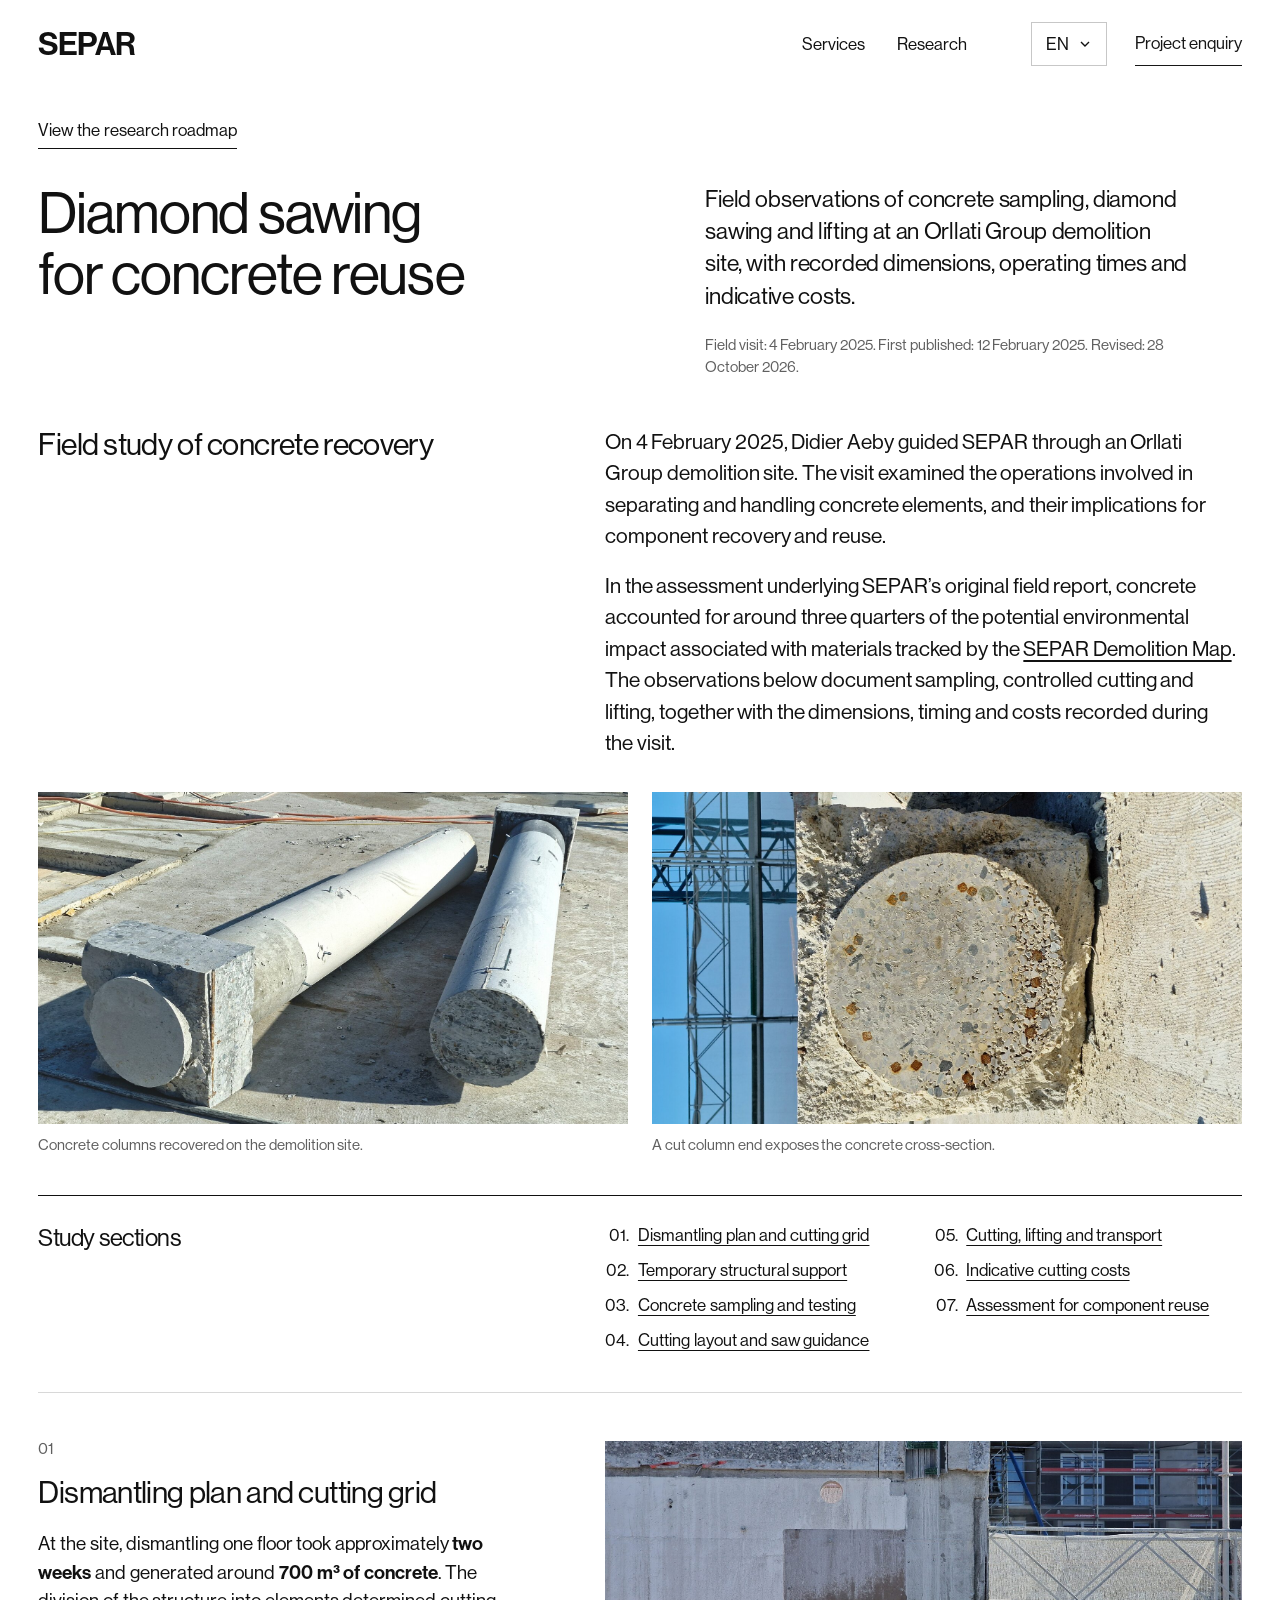
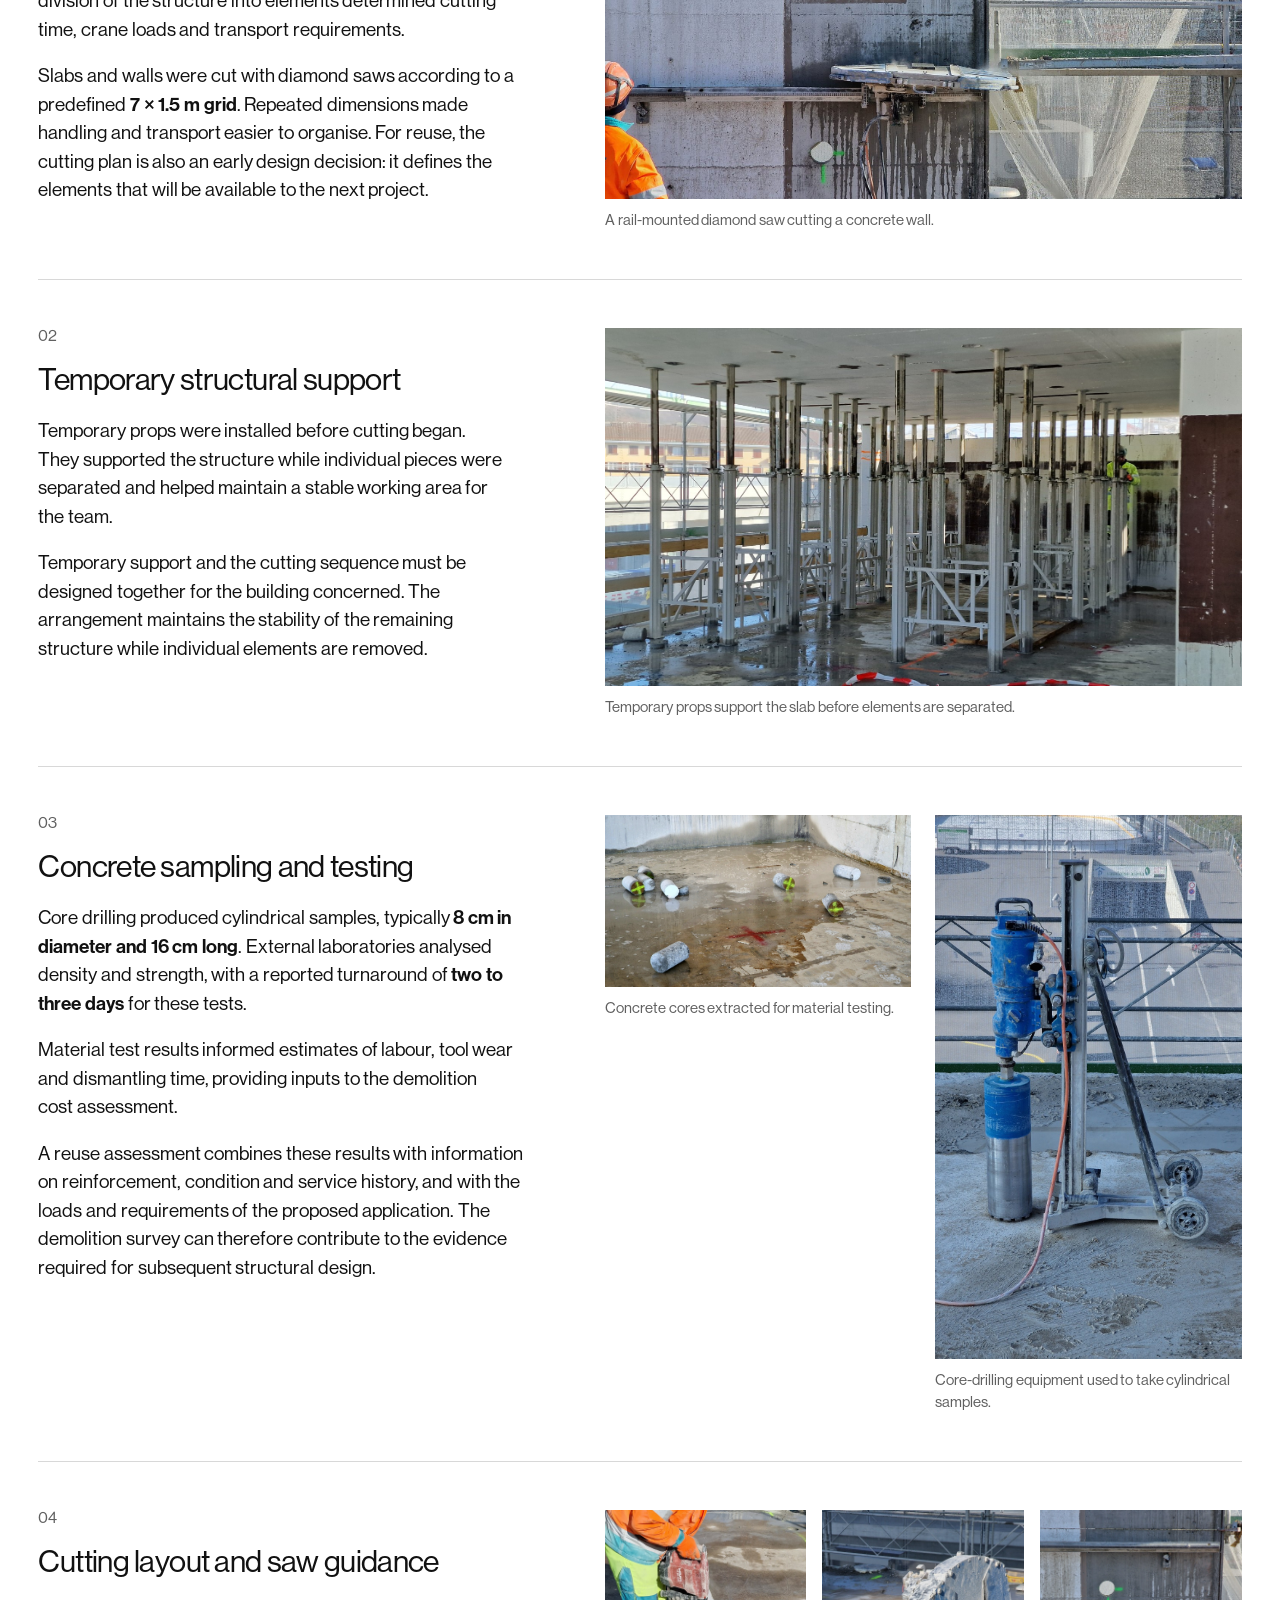
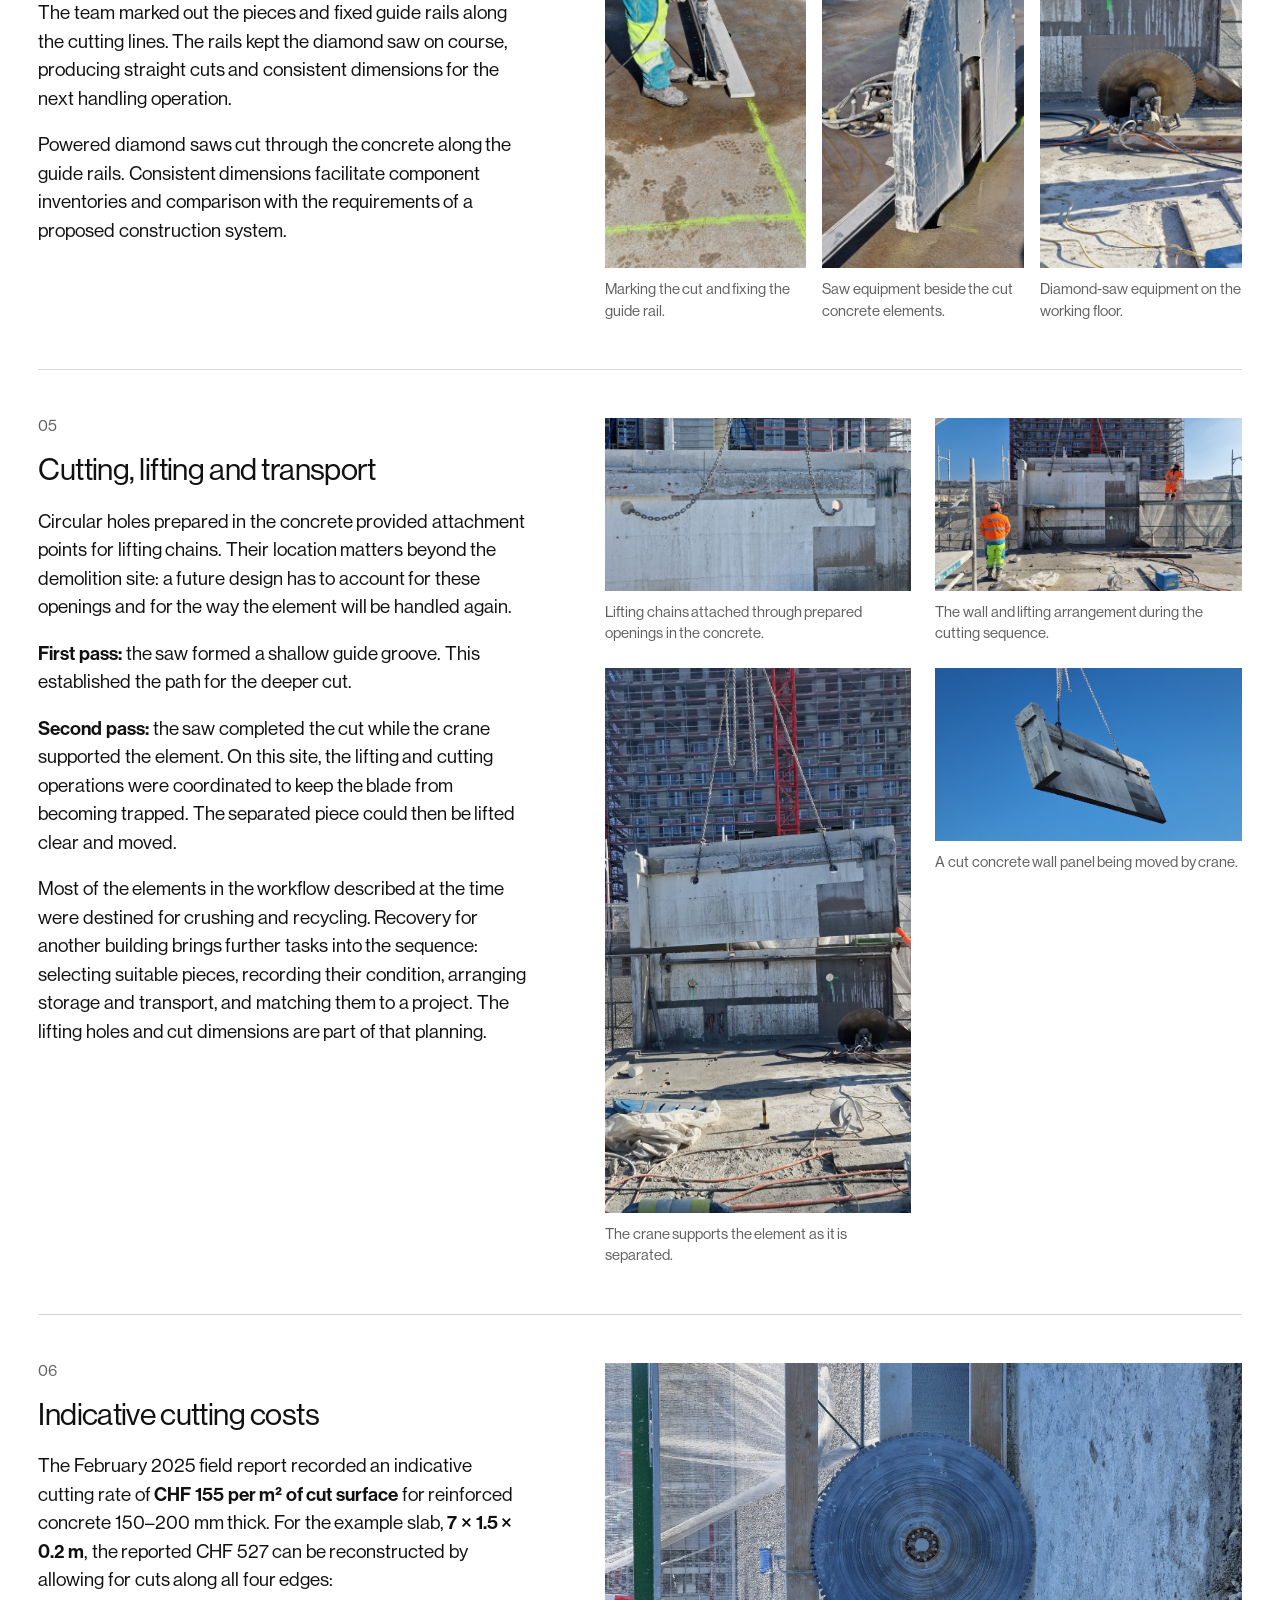
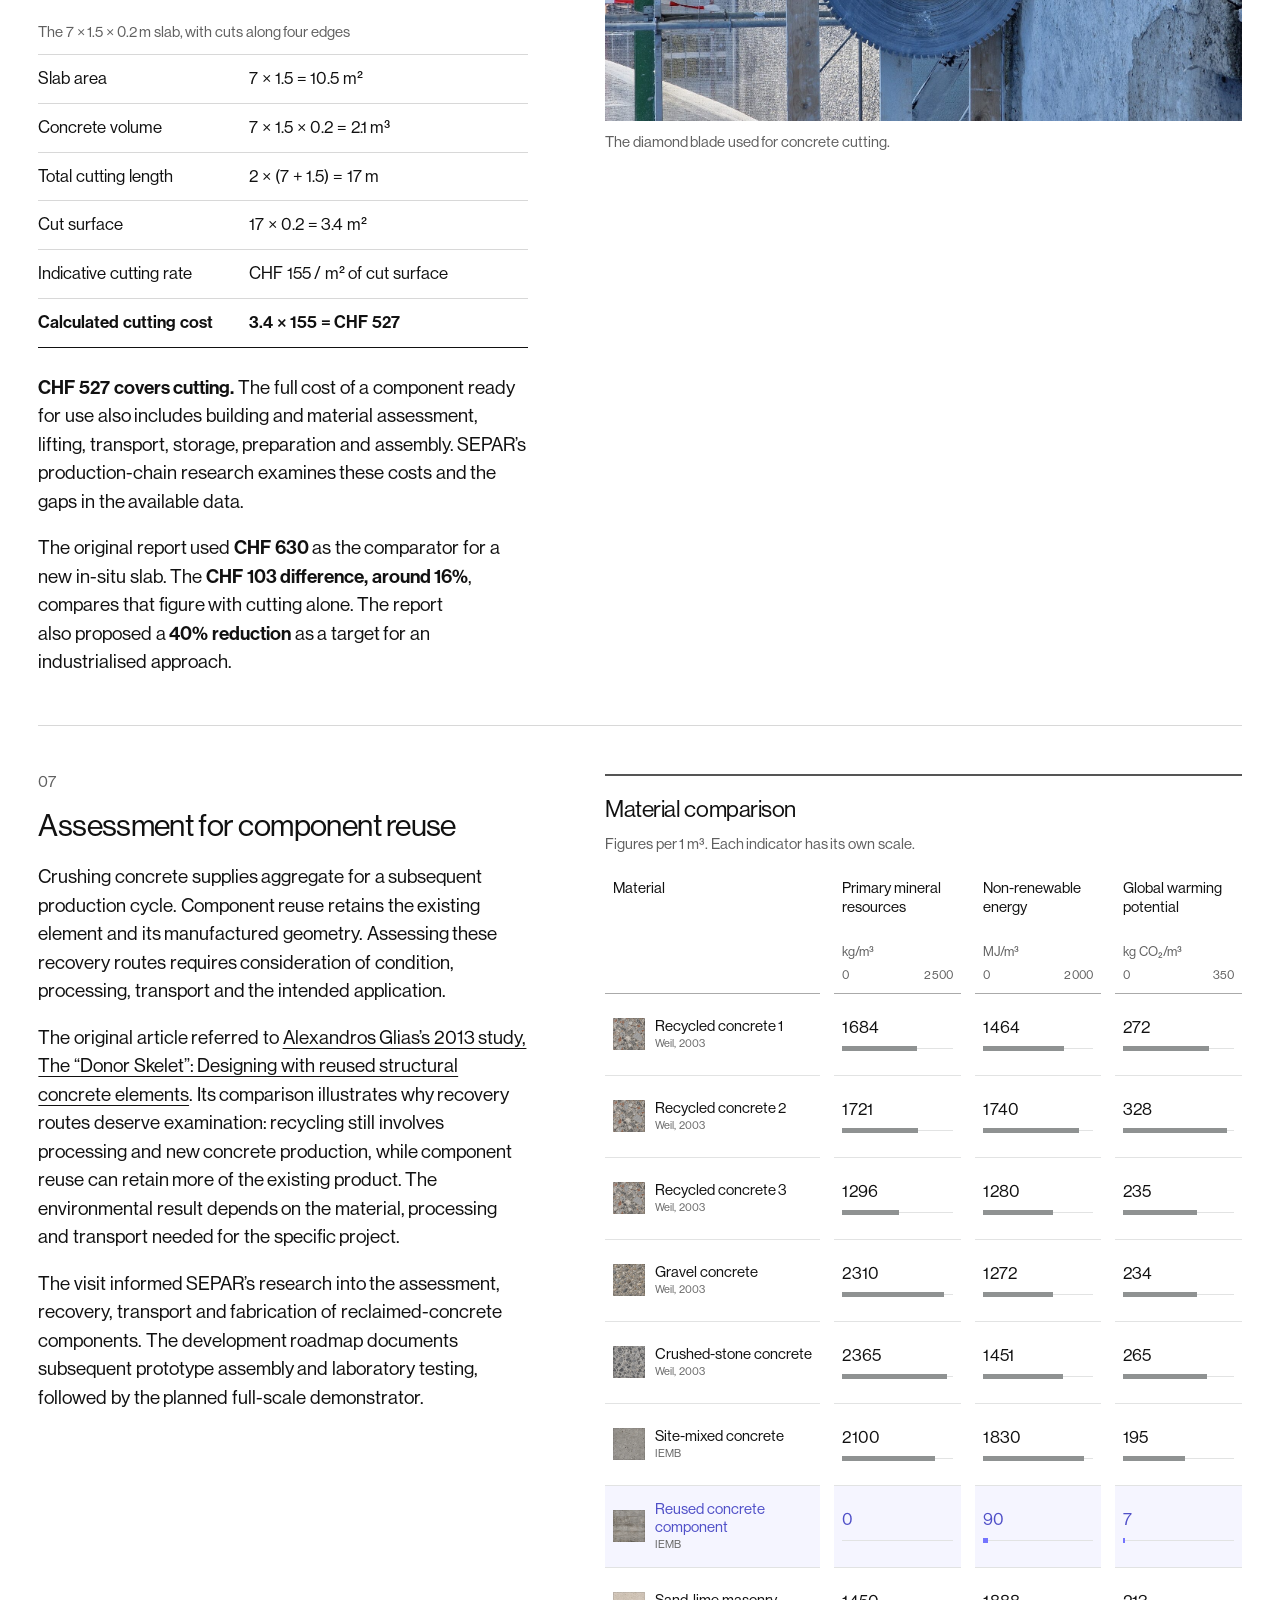
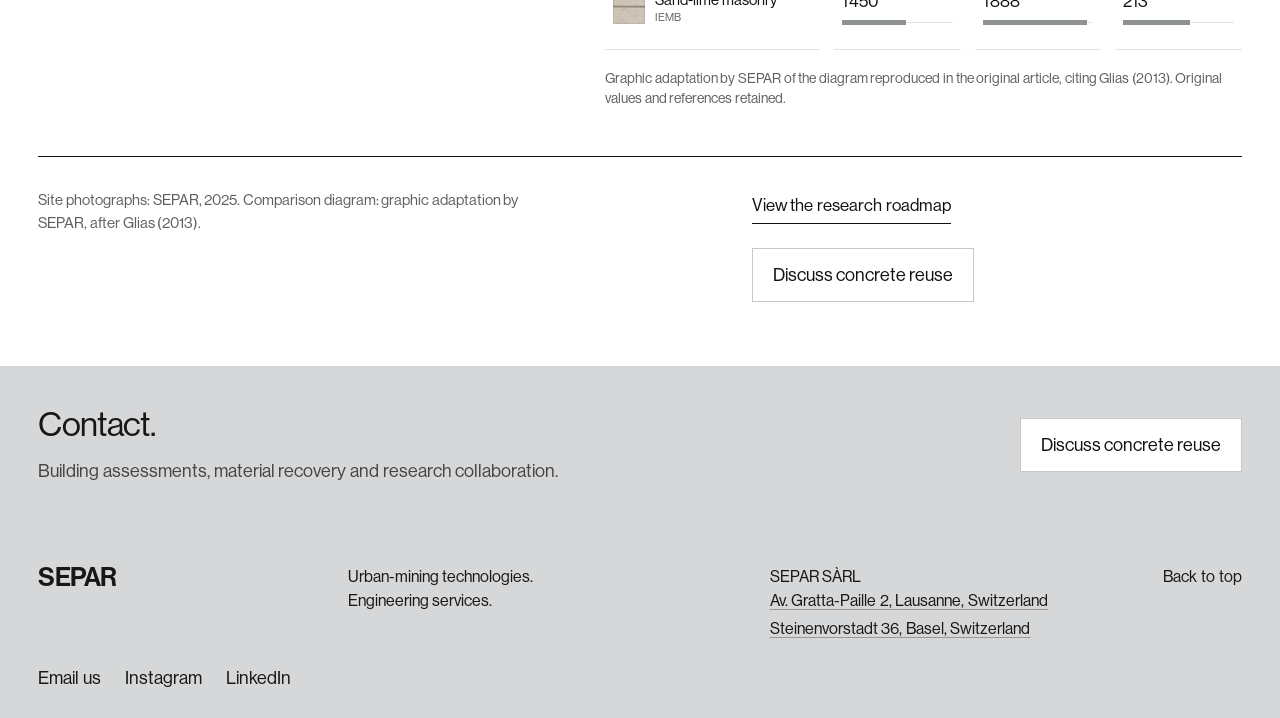
<file: reuseconrete/index.html>
<!doctype html><html lang="en"><meta charset="utf-8"><meta name="viewport" content="width=device-width, initial-scale=1"><title>SEPAR</title><script>location.replace("/reuseconrete.html"+location.search+location.hash)</script><a href="/reuseconrete.html">Continue to the concrete reuse article</a></html>
</file>
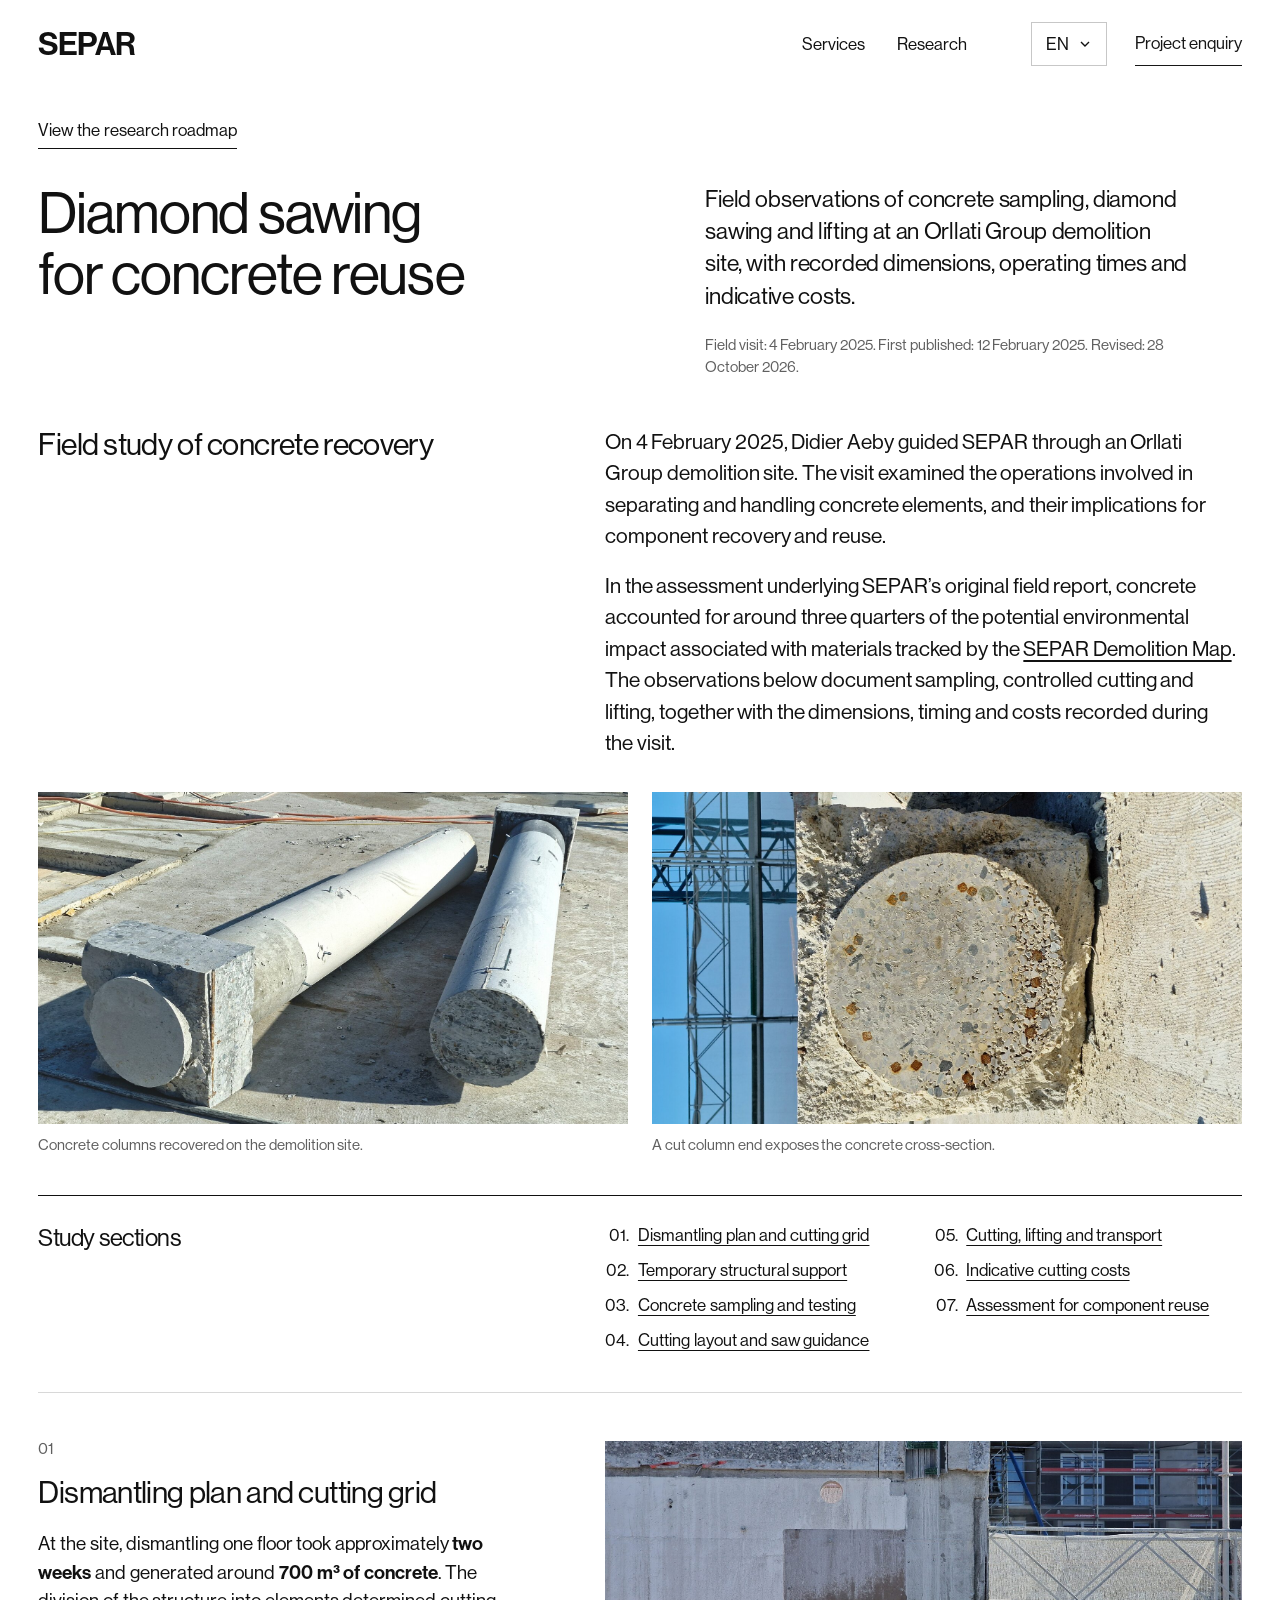
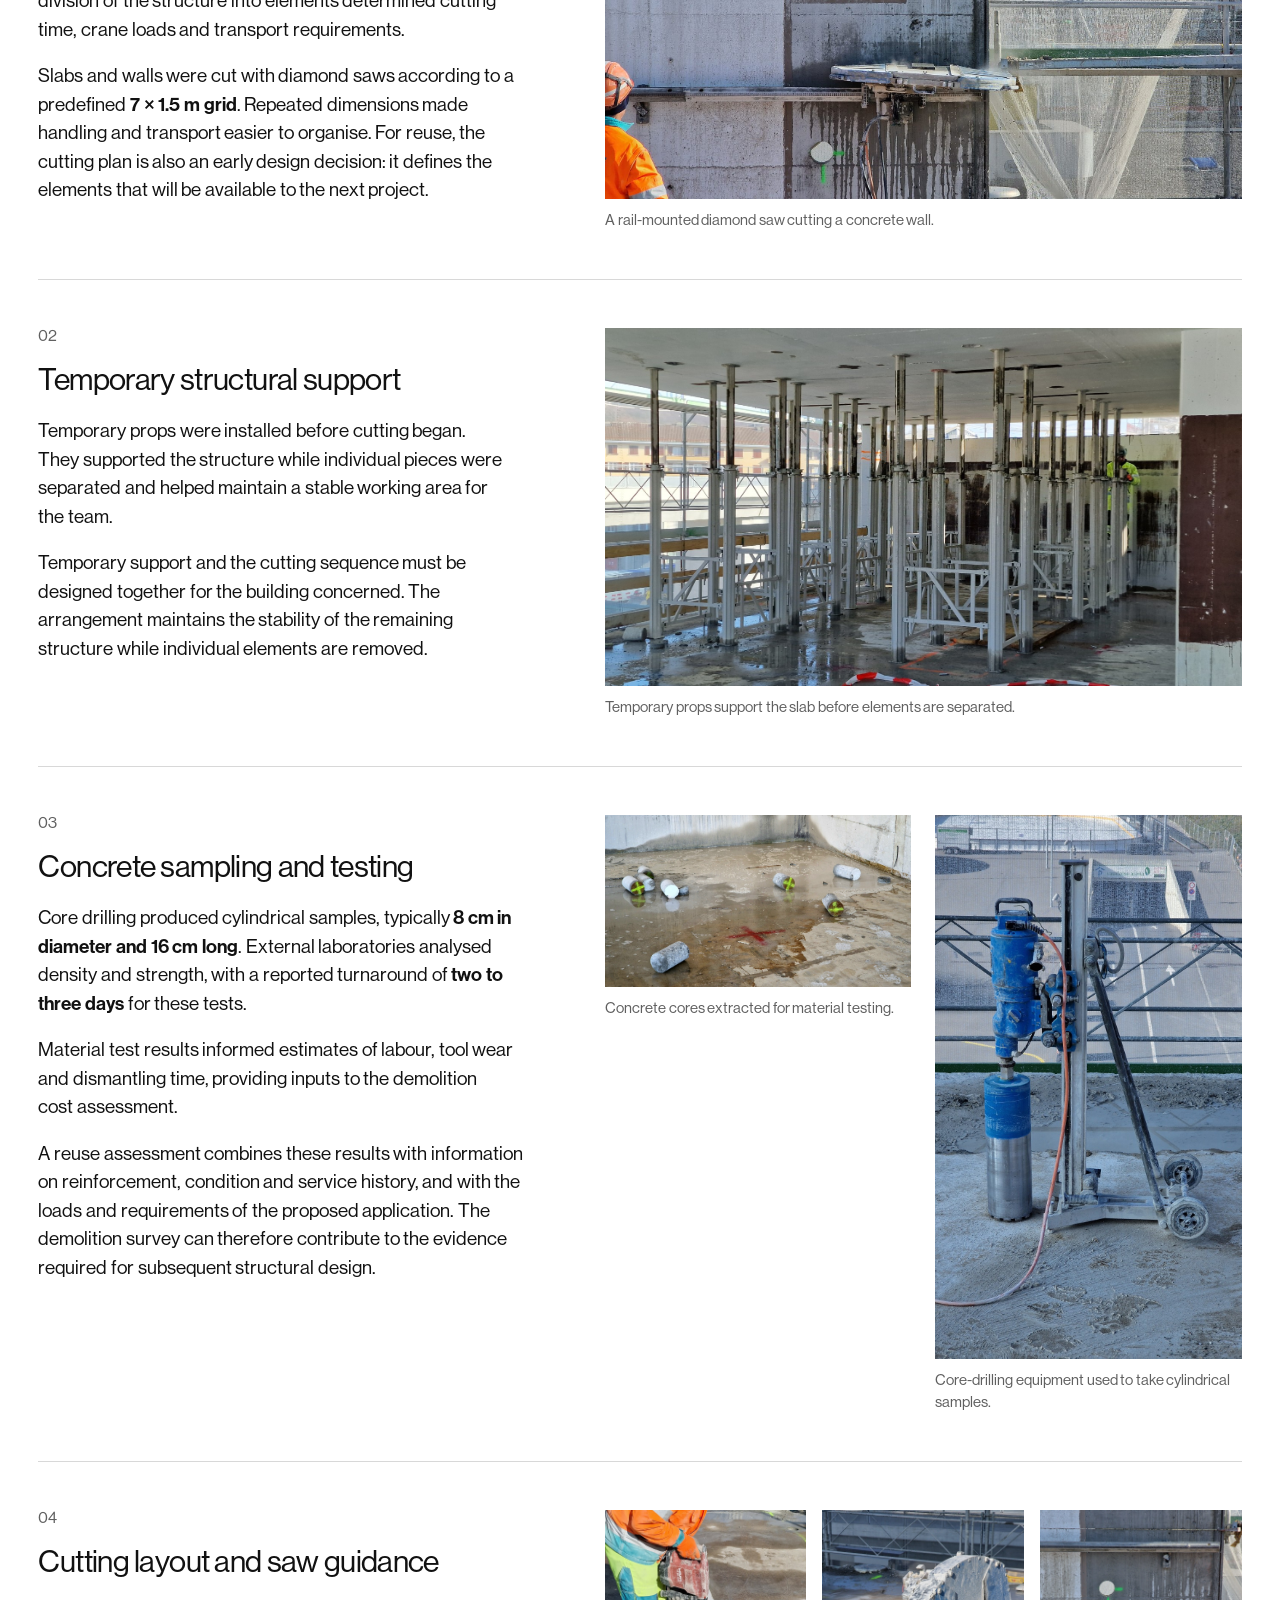
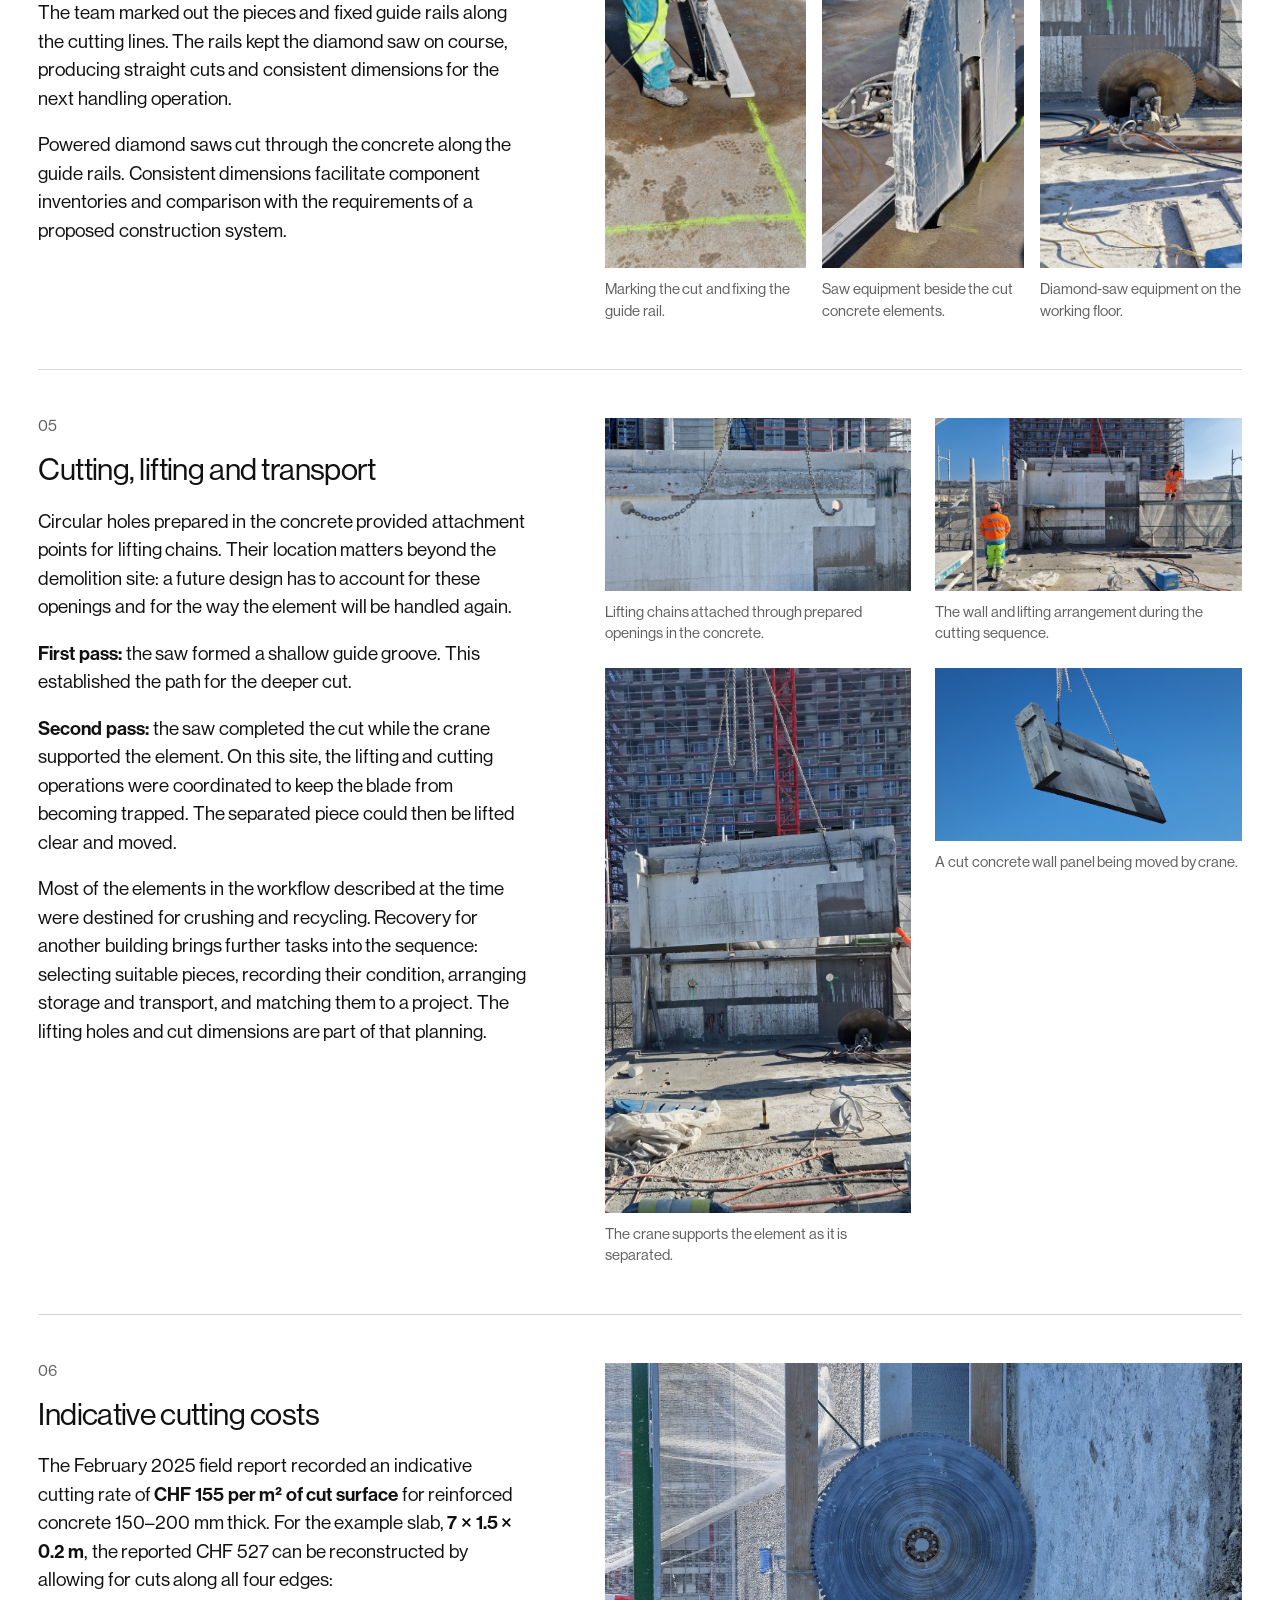
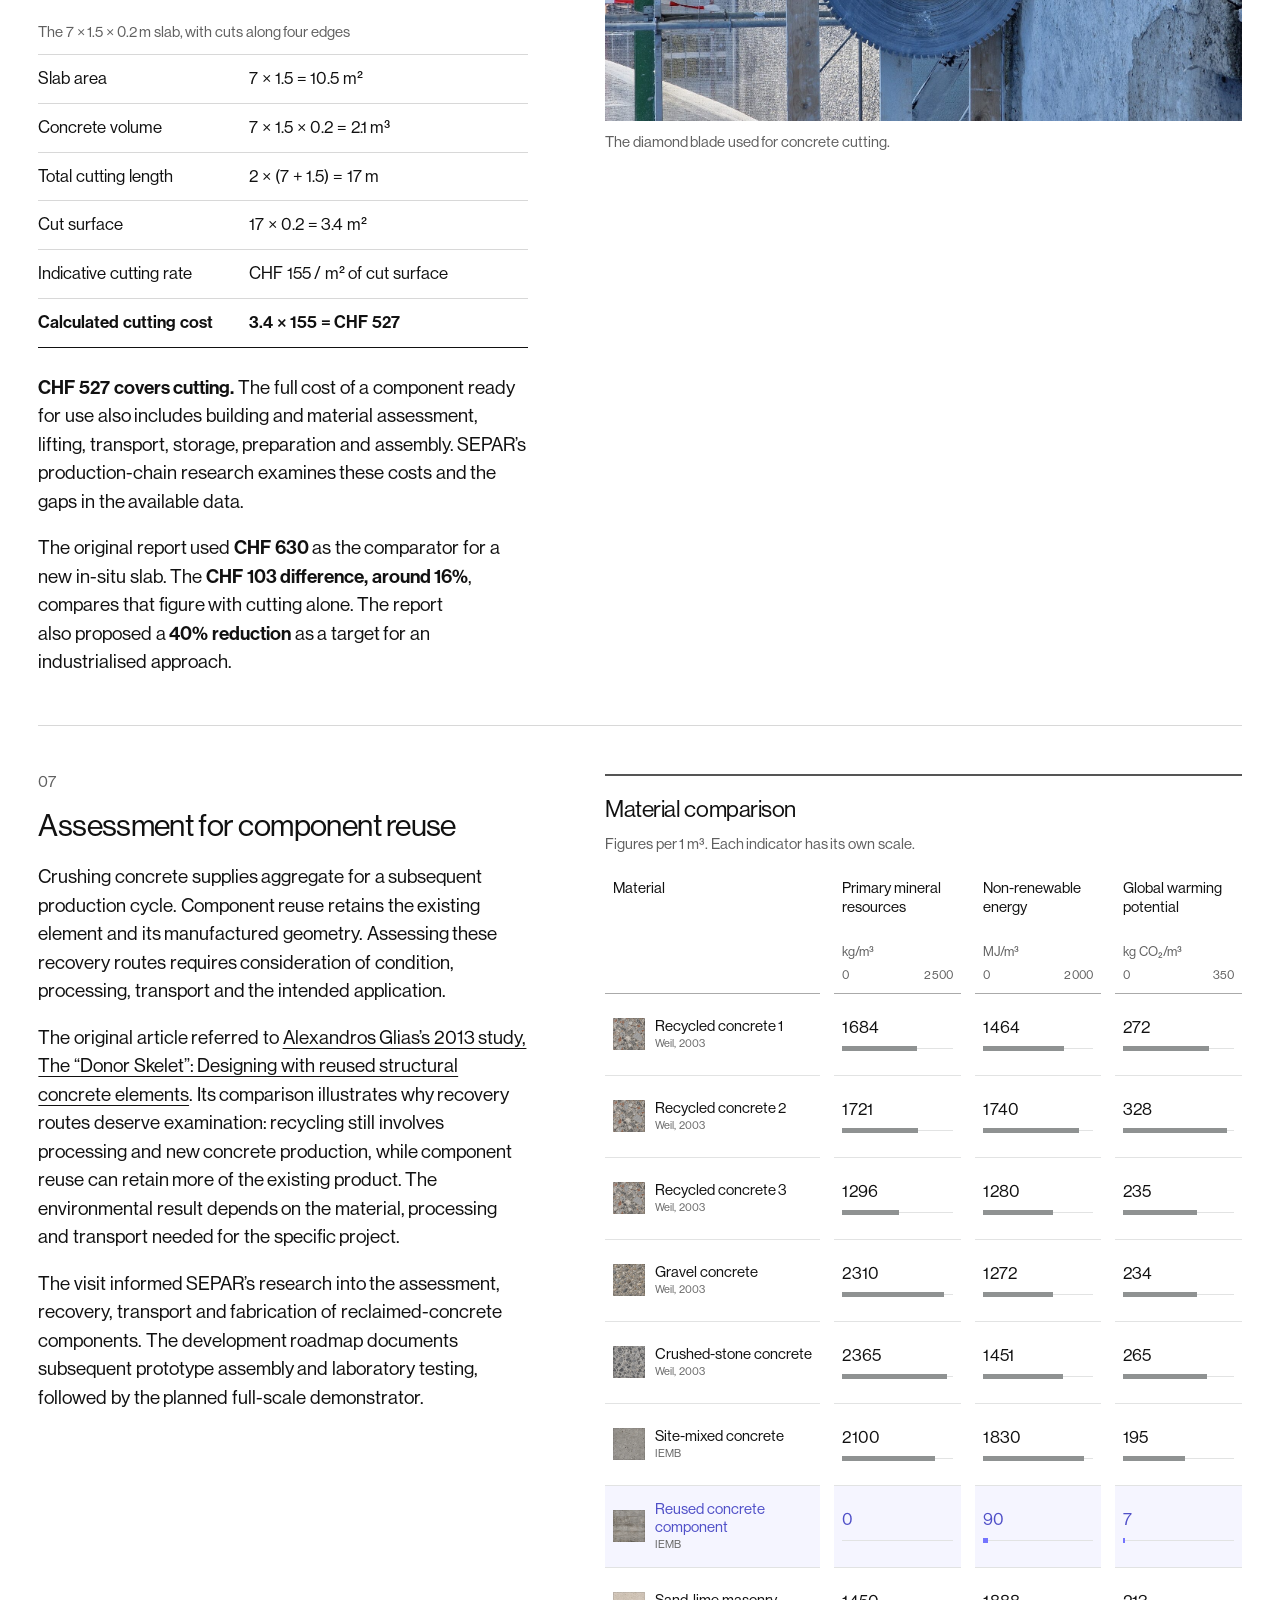
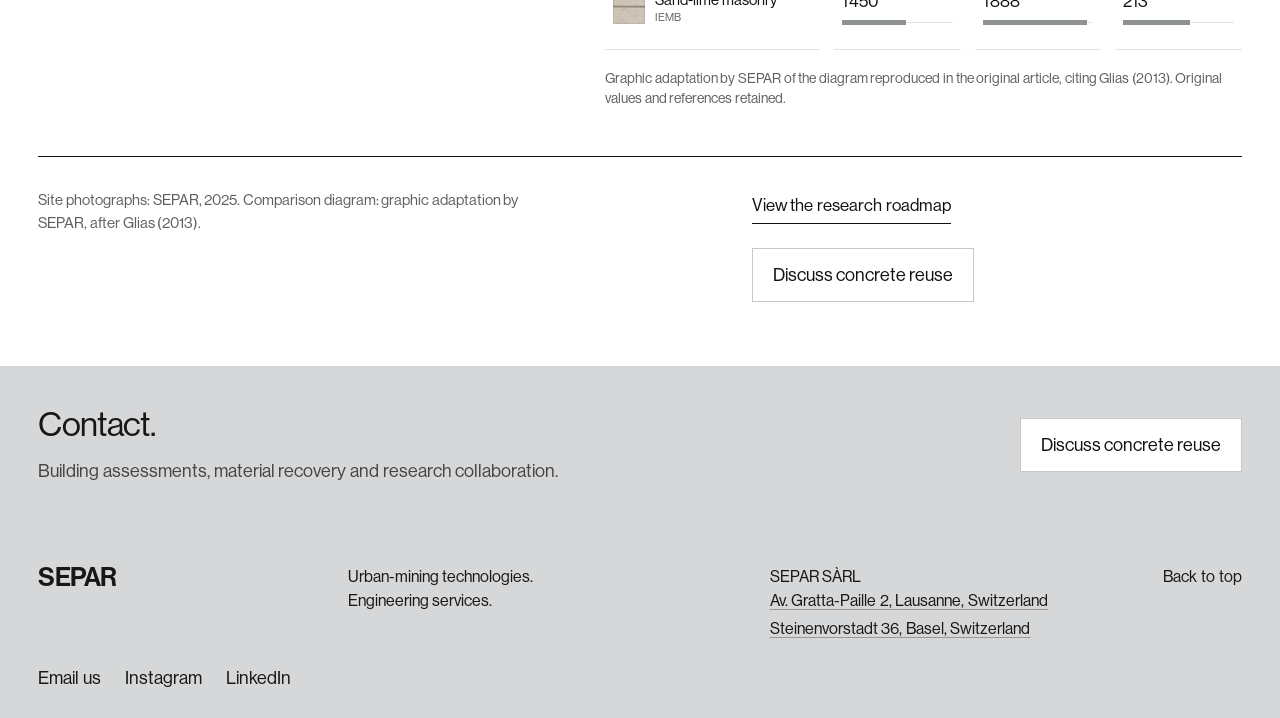
<file: reuseconrete.html>
<!doctype html>
<html lang="en"><head>
    <meta charset="UTF-8">
    <meta name="viewport" content="width=device-width, initial-scale=1">
    <meta name="theme-color" content="#ffffff">
    <meta name="description" content="Field observations of concrete sampling, diamond sawing and lifting at an Orllati Group demolition site, with recorded dimensions, operating times and indicative costs.">
    <meta property="og:title" content="Diamond sawing for concrete reuse — SEPAR">
    <meta property="og:description" content="Field observations of concrete sampling, diamond sawing and lifting at an Orllati Group demolition site, with recorded dimensions, operating times and indicative costs.">
    <meta property="og:type" content="article">

    <title>Diamond sawing for concrete reuse — SEPAR</title>
    <link rel="icon" type="image/svg+xml" href="assets/favicon.svg?v=spr-20261028">
    <link rel="stylesheet" href="styles.css?v=20261028-interface-2">
    <script src="content.js" defer=""></script>
    <script src="assets/material-comparison-copy.js?v=20261029-1" defer=""></script>
    <script src="assets/contact-copy.js?v=activity-20261030" defer=""></script>
    <script src="assets/search-runtime.js?v=20261029-search1" defer=""></script><script src="app.js?v=20261029-search1" defer=""></script>
    <script src="assets/contact-forms.js?v=20261029-admin1" defer=""></script>
    <link rel="stylesheet" href="assets/type-scale.css?v=20261028-1">
  <link rel="stylesheet" href="assets/interface-refinements.css?v=20261029-search1">
  <link rel="stylesheet" href="assets/reference-links.css?v=20261028-1">
<link rel="stylesheet" href="assets/contact-forms.css?v=20261028-forms-1">
<link rel="stylesheet" href="assets/material-comparison.css?v=20261029-2">
<script src="assets/site-metrics.js?v=20261029-search1" defer=""></script>
<meta property="og:url" content="https://separ.ch/reuseconrete.html"><meta property="og:locale" content="en_GB"><meta property="og:site_name" content="SEPAR"><meta property="og:image" content="https://separ.ch/assets/concrete-step-01.jpg"><meta property="og:image:alt" content="Diamond sawing for concrete reuse"><meta name="twitter:card" content="summary_large_image"><meta name="twitter:title" content="Diamond sawing for concrete reuse — SEPAR"><meta name="twitter:description" content="Field observations of concrete sampling, diamond sawing and lifting at an Orllati Group demolition site, with recorded dimensions, operating times and indicative costs."><meta name="twitter:image" content="https://separ.ch/assets/concrete-step-01.jpg"><meta name="robots" content="index, follow, max-image-preview:large"><link rel="canonical" href="https://separ.ch/reuseconrete.html"><link rel="alternate" hreflang="en" href="https://separ.ch/reuseconrete.html"><link rel="alternate" hreflang="de" href="https://separ.ch/de/reuseconrete.html"><link rel="alternate" hreflang="fr" href="https://separ.ch/fr/reuseconrete.html"><link rel="alternate" hreflang="it" href="https://separ.ch/it/reuseconrete.html"><link rel="alternate" hreflang="x-default" href="https://separ.ch/reuseconrete.html"><script id="separ-schema" type="application/ld+json">{"@context":"https://schema.org","@graph":[{"@type":"Organization","@id":"https://separ.ch/#organization","name":"SEPAR","url":"https://separ.ch/","email":"separ@separ.ch","foundingDate":"2024","address":[{"@type":"PostalAddress","streetAddress":"Av. Gratta-Paille 2","addressLocality":"Lausanne","addressCountry":"CH"},{"@type":"PostalAddress","streetAddress":"Steinenvorstadt 36","addressLocality":"Basel","addressCountry":"CH"}],"sameAs":["https://www.instagram.com/demolition.ch/","https://www.linkedin.com/company/separch/"]},{"@type":"WebSite","@id":"https://separ.ch/#website","url":"https://separ.ch/","name":"SEPAR","publisher":{"@id":"https://separ.ch/#organization"},"inLanguage":["en","de","fr","it"]},{"@type":"WebPage","@id":"https://separ.ch/reuseconrete.html#page","url":"https://separ.ch/reuseconrete.html","name":"Diamond sawing for concrete reuse — SEPAR","description":"Field observations of concrete sampling, diamond sawing and lifting at an Orllati Group demolition site, with recorded dimensions, operating times and indicative costs.","inLanguage":"en","isPartOf":{"@id":"https://separ.ch/#website"},"about":{"@id":"https://separ.ch/#organization"}},{"@type":"Article","@id":"https://separ.ch/reuseconrete.html#article","headline":"Diamond sawing for concrete reuse","description":"Field observations of concrete sampling, diamond sawing and lifting at an Orllati Group demolition site, with recorded dimensions, operating times and indicative costs.","inLanguage":"en","mainEntityOfPage":{"@id":"https://separ.ch/reuseconrete.html#page"},"author":{"@id":"https://separ.ch/#organization"},"publisher":{"@id":"https://separ.ch/#organization"},"datePublished":"2025-02-12","dateModified":"2026-10-28","image":[{"@type":"ImageObject","url":"https://separ.ch/assets/concrete-step-01.jpg","caption":"Concrete columns recovered on the demolition site.","creditText":"SEPAR, 2025","creator":{"@id":"https://separ.ch/#organization"}},{"@type":"ImageObject","url":"https://separ.ch/assets/concrete-step-02.jpg","caption":"A cut column end exposes the concrete cross-section.","creditText":"SEPAR, 2025","creator":{"@id":"https://separ.ch/#organization"}},{"@type":"ImageObject","url":"https://separ.ch/assets/concrete-step-03.jpg","caption":"A rail-mounted diamond saw cutting a concrete wall.","creditText":"SEPAR, 2025","creator":{"@id":"https://separ.ch/#organization"}},{"@type":"ImageObject","url":"https://separ.ch/assets/concrete-step-04.jpg","caption":"Temporary props support the slab before elements are separated.","creditText":"SEPAR, 2025","creator":{"@id":"https://separ.ch/#organization"}},{"@type":"ImageObject","url":"https://separ.ch/assets/concrete-step-05.jpg","caption":"Concrete cores extracted for material testing.","creditText":"SEPAR, 2025","creator":{"@id":"https://separ.ch/#organization"}},{"@type":"ImageObject","url":"https://separ.ch/assets/concrete-step-06.jpg","caption":"Core-drilling equipment used to take cylindrical samples.","creditText":"SEPAR, 2025","creator":{"@id":"https://separ.ch/#organization"}},{"@type":"ImageObject","url":"https://separ.ch/assets/concrete-step-07.jpg","caption":"Marking the cut and fixing the guide rail.","creditText":"SEPAR, 2025","creator":{"@id":"https://separ.ch/#organization"}},{"@type":"ImageObject","url":"https://separ.ch/assets/concrete-step-08.jpg","caption":"Saw equipment beside the cut concrete elements.","creditText":"SEPAR, 2025","creator":{"@id":"https://separ.ch/#organization"}},{"@type":"ImageObject","url":"https://separ.ch/assets/concrete-step-09.png","caption":"Diamond-saw equipment on the working floor.","creditText":"SEPAR, 2025","creator":{"@id":"https://separ.ch/#organization"}},{"@type":"ImageObject","url":"https://separ.ch/assets/concrete-step-10.jpg","caption":"Lifting chains attached through prepared openings in the concrete.","creditText":"SEPAR, 2025","creator":{"@id":"https://separ.ch/#organization"}},{"@type":"ImageObject","url":"https://separ.ch/assets/concrete-step-11.jpg","caption":"The wall and lifting arrangement during the cutting sequence.","creditText":"SEPAR, 2025","creator":{"@id":"https://separ.ch/#organization"}},{"@type":"ImageObject","url":"https://separ.ch/assets/concrete-step-12.jpg","caption":"The crane supports the element as it is separated.","creditText":"SEPAR, 2025","creator":{"@id":"https://separ.ch/#organization"}},{"@type":"ImageObject","url":"https://separ.ch/assets/concrete-step-13.jpg","caption":"A cut concrete wall panel being moved by crane.","creditText":"SEPAR, 2025","creator":{"@id":"https://separ.ch/#organization"}},{"@type":"ImageObject","url":"https://separ.ch/assets/concrete-step-14.jpg","caption":"The diamond blade used for concrete cutting.","creditText":"SEPAR, 2025","creator":{"@id":"https://separ.ch/#organization"}}]}]}</script><script id="separ-search-config" type="application/json">{"article":true,"english":{"skip":"Skip to content","navAudit":"Services","navResearch":"Research","language":"Language","enquiryGeneral":"Project enquiry","articleBack":"View the research roadmap","articleTitle":"Diamond sawing for concrete reuse","articleLead":"Field observations of concrete sampling, diamond sawing and lifting at an Orllati Group demolition site, with recorded dimensions, operating times and indicative costs.","articleDates":"Field visit: 4 February 2025. First published: 12 February 2025. Revised: 28 October 2026.","articleIntroTitle":"Field study of concrete recovery","articleIntro1":"On 4 February 2025, Didier Aeby guided SEPAR through an Orllati Group demolition site. The visit examined the operations involved in separating and handling concrete elements, and their implications for component recovery and reuse.","articleIntro2":"In the assessment underlying SEPAR’s original field report, concrete accounted for around three quarters of the potential environmental impact associated with materials tracked by the \u003ca href=\"https://demolition.separ.ch/\" target=\"_blank\" rel=\"noopener noreferrer\">SEPAR Demolition Map\u003c/a>. The observations below document sampling, controlled cutting and lifting, together with the dimensions, timing and costs recorded during the visit.","articleImage1Caption":"Concrete columns recovered on the demolition site.","articleImage2Caption":"A cut column end exposes the concrete cross-section.","articleTocTitle":"Study sections","articleStep1Title":"Dismantling plan and cutting grid","articleStep2Title":"Temporary structural support","articleStep3Title":"Concrete sampling and testing","articleStep4Title":"Cutting layout and saw guidance","articleStep5Title":"Cutting, lifting and transport","articleStep6Title":"Indicative cutting costs","articleStep7Title":"Assessment for component reuse","articleStep1P1":"At the site, dismantling one floor took approximately \u003cstrong>two weeks\u003c/strong> and generated around \u003cstrong>700 m³ of concrete\u003c/strong>. The division of the structure into elements determined cutting time, crane loads and transport requirements.","articleStep1P2":"Slabs and walls were cut with diamond saws according to a predefined \u003cstrong>7 × 1.5 m grid\u003c/strong>. Repeated dimensions made handling and transport easier to organise. For reuse, the cutting plan is also an early design decision: it defines the elements that will be available to the next project.","articleImage3Caption":"A rail-mounted diamond saw cutting a concrete wall.","articleStep2P1":"Temporary props were installed before cutting began. They supported the structure while individual pieces were separated and helped maintain a stable working area for the team.","articleStep2P2":"Temporary support and the cutting sequence must be designed together for the building concerned. The arrangement maintains the stability of the remaining structure while individual elements are removed.","articleImage4Caption":"Temporary props support the slab before elements are separated.","articleStep3P1":"Core drilling produced cylindrical samples, typically \u003cstrong>8 cm in diameter and 16 cm long\u003c/strong>. External laboratories analysed density and strength, with a reported turnaround of \u003cstrong>two to three days\u003c/strong> for these tests.","articleStep3P2":"Material test results informed estimates of labour, tool wear and dismantling time, providing inputs to the demolition cost assessment.","articleStep3P3":"A reuse assessment combines these results with information on reinforcement, condition and service history, and with the loads and requirements of the proposed application. The demolition survey can therefore contribute to the evidence required for subsequent structural design.","articleImage5Caption":"Concrete cores extracted for material testing.","articleImage6Caption":"Core-drilling equipment used to take cylindrical samples.","articleStep4P1":"The team marked out the pieces and fixed guide rails along the cutting lines. The rails kept the diamond saw on course, producing straight cuts and consistent dimensions for the next handling operation.","articleStep4P2":"Powered diamond saws cut through the concrete along the guide rails. Consistent dimensions facilitate component inventories and comparison with the requirements of a proposed construction system.","articleImage7Caption":"Marking the cut and fixing the guide rail.","articleImage8Caption":"Saw equipment beside the cut concrete elements.","articleImage9Caption":"Diamond-saw equipment on the working floor.","articleStep5P1":"Circular holes prepared in the concrete provided attachment points for lifting chains. Their location matters beyond the demolition site: a future design has to account for these openings and for the way the element will be handled again.","articleStep5P2":"\u003cstrong>First pass:\u003c/strong> the saw formed a shallow guide groove. This established the path for the deeper cut.","articleStep5P3":"\u003cstrong>Second pass:\u003c/strong> the saw completed the cut while the crane supported the element. On this site, the lifting and cutting operations were coordinated to keep the blade from becoming trapped. The separated piece could then be lifted clear and moved.","articleStep5P4":"Most of the elements in the workflow described at the time were destined for crushing and recycling. Recovery for another building brings further tasks into the sequence: selecting suitable pieces, recording their condition, arranging storage and transport, and matching them to a project. The lifting holes and cut dimensions are part of that planning.","articleImage10Caption":"Lifting chains attached through prepared openings in the concrete.","articleImage11Caption":"The wall and lifting arrangement during the cutting sequence.","articleImage12Caption":"The crane supports the element as it is separated.","articleImage13Caption":"A cut concrete wall panel being moved by crane.","articleStep6P1":"The February 2025 field report recorded an indicative cutting rate of \u003cstrong>CHF 155 per m² of cut surface\u003c/strong> for reinforced concrete 150–200 mm thick. For the example slab, \u003cstrong>7 × 1.5 × 0.2 m\u003c/strong>, the reported CHF 527 can be reconstructed by allowing for cuts along all four edges:","articleCostCaption":"The 7 × 1.5 × 0.2 m slab, with cuts along four edges","articleCostLabel1":"Slab area","articleCostValue1":"7 × 1.5 = 10.5 m²","articleCostLabel2":"Concrete volume","articleCostValue2":"7 × 1.5 × 0.2 = 2.1 m³","articleCostLabel3":"Total cutting length","articleCostValue3":"2 × (7 + 1.5) = 17 m","articleCostLabel4":"Cut surface","articleCostValue4":"17 × 0.2 = 3.4 m²","articleCostLabel5":"Indicative cutting rate","articleCostValue5":"CHF 155 / m² of cut surface","articleCostLabel6":"Calculated cutting cost","articleCostValue6":"3.4 × 155 = CHF 527","articleStep6P3":"\u003cstrong>CHF 527 covers cutting.\u003c/strong> The full cost of a component ready for use also includes building and material assessment, lifting, transport, storage, preparation and assembly. SEPAR’s production-chain research examines these costs and the gaps in the available data.","articleStep6P2":"The original report used \u003cstrong>CHF 630\u003c/strong> as the comparator for a new in-situ slab. The \u003cstrong>CHF 103 difference, around 16%\u003c/strong>, compares that figure with cutting alone. The report also proposed a \u003cstrong>40% reduction\u003c/strong> as a target for an industrialised approach.","articleImage14Caption":"The diamond blade used for concrete cutting.","articleStep7P1":"Crushing concrete supplies aggregate for a subsequent production cycle. Component reuse retains the existing element and its manufactured geometry. Assessing these recovery routes requires consideration of condition, processing, transport and the intended application.","articleStep7P2":"The original article referred to \u003ca href=\"https://repository.tudelft.nl/record/uuid:20002372-1d7d-4824-8217-bdff4b60ecb5\" target=\"_blank\" rel=\"noopener noreferrer\">Alexandros Glias’s 2013 study, \u003cem>The “Donor Skelet”: Designing with reused structural concrete elements\u003c/em>\u003c/a>. Its comparison illustrates why recovery routes deserve examination: recycling still involves processing and new concrete production, while component reuse can retain more of the existing product. The environmental result depends on the material, processing and transport needed for the specific project.","articleStep7P3":"The visit informed SEPAR’s research into the assessment, recovery, transport and fabrication of reclaimed-concrete components. The development roadmap documents subsequent prototype assembly and laboratory testing, followed by the planned full-scale demonstrator.","impactTitle":"Material comparison","impactBasis":"Figures per 1 m³. Each indicator has its own scale.","impactMaterial":"Material","impactRow1":"Recycled concrete 1","impactRow2":"Recycled concrete 2","impactRow3":"Recycled concrete 3","impactRow4":"Gravel concrete","impactRow5":"Crushed-stone concrete","impactRow6":"Site-mixed concrete","impactRow7":"Reused concrete component","impactRow8":"Sand-lime masonry","impactMetric1":"Primary mineral resources","impactMetric2":"Non-renewable energy","impactMetric3":"Global warming potential","articleImage15Caption":"Graphic adaptation by SEPAR of the diagram reproduced in the original article, citing Glias (2013). Original values and references retained.","articleCredit":"Site photographs: SEPAR, 2025. Comparison diagram: graphic adaptation by SEPAR, after Glias (2013).","enquiryAdvisory":"Discuss concrete reuse","contactHeading":"Contact.","contactBody":"Building assessments, material recovery and research collaboration.","footerTag":"Urban-mining technologies.\u003cbr>Engineering services.","officeLausanne":"Av. Gratta-Paille 2, Lausanne, Switzerland","officeBasel":"Steinenvorstadt 36, Basel, Switzerland","backTop":"Back to top","emailUs":"Email us","enquiryTopic":"Your enquiry","enquiryName":"Name (optional)","enquiryEmail":"Email","enquiryPhone":"Phone (optional)","enquiryOrganisation":"Organisation (optional)","enquiryPrivacy":"SEPAR uses your details to respond to this enquiry.","enquiryPrivacyLink":"Privacy information","enquirySend":"Send enquiry","enquirySuccess":"Thank you. Your enquiry has been sent to SEPAR. We will reply using the contact details you provided.","enquiryDone":"Close","privacy":"Privacy &amp; site information","privacyBody":"SEPAR measures daily totals of page requests and selected actions, with broad source, country and device categories. A short security check separates suspected automated requests from page views and clicks that pass our checks. Requests are held with their network address for a two-minute checking window, normally processed within three minutes; the temporary association is then deleted. Delayed records are cleared by the next successful cleanup. Final statistics contain aggregate totals. We use no analytics cookies or persistent visitor identifiers and respect Do Not Track and Global Privacy Control. Your language choice is saved in your browser. Cloudflare processes requests and protects the site. Separate security records contain IP addresses and request history without automatic expiry; they are used for protection and traffic-quality checks and are kept separate from enquiries. Enquiry forms securely store your contact details, message and project context in SEPAR’s Cloudflare database and notify our email inbox. SEPAR uses this correspondence to respond and manage your project. Administrator sign-in uses essential authentication cookies. Staff browsers may also retain a constant preference cookie that excludes their activity from statistics. \u003ca href=\"https://www.cloudflare.com/privacypolicy/\" target=\"_blank\" rel=\"noopener noreferrer\">Cloudflare privacy policy\u003c/a>.","privacyContact":"For questions about your data, use the enquiry form or the Email us link at the bottom of the page.","navLabel":"Main navigation","openMenu":"Open menu","mobileNav":"Mobile navigation","close":"Close","copied":"Email address copied.","copyFailed":"Please select and copy: separ@separ.ch","closeMenu":"Close menu","pageTitle":"SEPAR — Urban mining, material assessments and concrete reuse","metaDescription":"Building material inventories, portfolio and lending-risk assessments, territorial urban-mining strategies and concrete reuse research. SEPAR, Switzerland."},"pages":{"en":{"title":"Diamond sawing for concrete reuse — SEPAR","description":"Field observations of concrete sampling, diamond sawing and lifting at an Orllati Group demolition site, with recorded dimensions, operating times and indicative costs.","url":"https://separ.ch/reuseconrete.html","locale":"en_GB","schema":{"@context":"https://schema.org","@graph":[{"@type":"Organization","@id":"https://separ.ch/#organization","name":"SEPAR","url":"https://separ.ch/","email":"separ@separ.ch","foundingDate":"2024","address":[{"@type":"PostalAddress","streetAddress":"Av. Gratta-Paille 2","addressLocality":"Lausanne","addressCountry":"CH"},{"@type":"PostalAddress","streetAddress":"Steinenvorstadt 36","addressLocality":"Basel","addressCountry":"CH"}],"sameAs":["https://www.instagram.com/demolition.ch/","https://www.linkedin.com/company/separch/"]},{"@type":"WebSite","@id":"https://separ.ch/#website","url":"https://separ.ch/","name":"SEPAR","publisher":{"@id":"https://separ.ch/#organization"},"inLanguage":["en","de","fr","it"]},{"@type":"WebPage","@id":"https://separ.ch/reuseconrete.html#page","url":"https://separ.ch/reuseconrete.html","name":"Diamond sawing for concrete reuse — SEPAR","description":"Field observations of concrete sampling, diamond sawing and lifting at an Orllati Group demolition site, with recorded dimensions, operating times and indicative costs.","inLanguage":"en","isPartOf":{"@id":"https://separ.ch/#website"},"about":{"@id":"https://separ.ch/#organization"}},{"@type":"Article","@id":"https://separ.ch/reuseconrete.html#article","headline":"Diamond sawing for concrete reuse","description":"Field observations of concrete sampling, diamond sawing and lifting at an Orllati Group demolition site, with recorded dimensions, operating times and indicative costs.","inLanguage":"en","mainEntityOfPage":{"@id":"https://separ.ch/reuseconrete.html#page"},"author":{"@id":"https://separ.ch/#organization"},"publisher":{"@id":"https://separ.ch/#organization"},"datePublished":"2025-02-12","dateModified":"2026-10-28","image":[{"@type":"ImageObject","url":"https://separ.ch/assets/concrete-step-01.jpg","caption":"Concrete columns recovered on the demolition site.","creditText":"SEPAR, 2025","creator":{"@id":"https://separ.ch/#organization"}},{"@type":"ImageObject","url":"https://separ.ch/assets/concrete-step-02.jpg","caption":"A cut column end exposes the concrete cross-section.","creditText":"SEPAR, 2025","creator":{"@id":"https://separ.ch/#organization"}},{"@type":"ImageObject","url":"https://separ.ch/assets/concrete-step-03.jpg","caption":"A rail-mounted diamond saw cutting a concrete wall.","creditText":"SEPAR, 2025","creator":{"@id":"https://separ.ch/#organization"}},{"@type":"ImageObject","url":"https://separ.ch/assets/concrete-step-04.jpg","caption":"Temporary props support the slab before elements are separated.","creditText":"SEPAR, 2025","creator":{"@id":"https://separ.ch/#organization"}},{"@type":"ImageObject","url":"https://separ.ch/assets/concrete-step-05.jpg","caption":"Concrete cores extracted for material testing.","creditText":"SEPAR, 2025","creator":{"@id":"https://separ.ch/#organization"}},{"@type":"ImageObject","url":"https://separ.ch/assets/concrete-step-06.jpg","caption":"Core-drilling equipment used to take cylindrical samples.","creditText":"SEPAR, 2025","creator":{"@id":"https://separ.ch/#organization"}},{"@type":"ImageObject","url":"https://separ.ch/assets/concrete-step-07.jpg","caption":"Marking the cut and fixing the guide rail.","creditText":"SEPAR, 2025","creator":{"@id":"https://separ.ch/#organization"}},{"@type":"ImageObject","url":"https://separ.ch/assets/concrete-step-08.jpg","caption":"Saw equipment beside the cut concrete elements.","creditText":"SEPAR, 2025","creator":{"@id":"https://separ.ch/#organization"}},{"@type":"ImageObject","url":"https://separ.ch/assets/concrete-step-09.png","caption":"Diamond-saw equipment on the working floor.","creditText":"SEPAR, 2025","creator":{"@id":"https://separ.ch/#organization"}},{"@type":"ImageObject","url":"https://separ.ch/assets/concrete-step-10.jpg","caption":"Lifting chains attached through prepared openings in the concrete.","creditText":"SEPAR, 2025","creator":{"@id":"https://separ.ch/#organization"}},{"@type":"ImageObject","url":"https://separ.ch/assets/concrete-step-11.jpg","caption":"The wall and lifting arrangement during the cutting sequence.","creditText":"SEPAR, 2025","creator":{"@id":"https://separ.ch/#organization"}},{"@type":"ImageObject","url":"https://separ.ch/assets/concrete-step-12.jpg","caption":"The crane supports the element as it is separated.","creditText":"SEPAR, 2025","creator":{"@id":"https://separ.ch/#organization"}},{"@type":"ImageObject","url":"https://separ.ch/assets/concrete-step-13.jpg","caption":"A cut concrete wall panel being moved by crane.","creditText":"SEPAR, 2025","creator":{"@id":"https://separ.ch/#organization"}},{"@type":"ImageObject","url":"https://separ.ch/assets/concrete-step-14.jpg","caption":"The diamond blade used for concrete cutting.","creditText":"SEPAR, 2025","creator":{"@id":"https://separ.ch/#organization"}}]}]}},"de":{"title":"Diamantsägen für die Wiederverwendung von Beton — SEPAR","description":"Baustellenbeobachtungen zu Betonproben, Diamantsägen und Hebevorgängen auf einer Rückbaustelle der Orllati Group, mit dokumentierten Abmessungen, Arbeitszeiten und Richtkosten.","url":"https://separ.ch/de/reuseconrete.html","locale":"de_CH","schema":{"@context":"https://schema.org","@graph":[{"@type":"Organization","@id":"https://separ.ch/#organization","name":"SEPAR","url":"https://separ.ch/","email":"separ@separ.ch","foundingDate":"2024","address":[{"@type":"PostalAddress","streetAddress":"Av. Gratta-Paille 2","addressLocality":"Lausanne","addressCountry":"CH"},{"@type":"PostalAddress","streetAddress":"Steinenvorstadt 36","addressLocality":"Basel","addressCountry":"CH"}],"sameAs":["https://www.instagram.com/demolition.ch/","https://www.linkedin.com/company/separch/"]},{"@type":"WebSite","@id":"https://separ.ch/#website","url":"https://separ.ch/","name":"SEPAR","publisher":{"@id":"https://separ.ch/#organization"},"inLanguage":["en","de","fr","it"]},{"@type":"WebPage","@id":"https://separ.ch/de/reuseconrete.html#page","url":"https://separ.ch/de/reuseconrete.html","name":"Diamantsägen für die Wiederverwendung von Beton — SEPAR","description":"Baustellenbeobachtungen zu Betonproben, Diamantsägen und Hebevorgängen auf einer Rückbaustelle der Orllati Group, mit dokumentierten Abmessungen, Arbeitszeiten und Richtkosten.","inLanguage":"de","isPartOf":{"@id":"https://separ.ch/#website"},"about":{"@id":"https://separ.ch/#organization"}},{"@type":"Article","@id":"https://separ.ch/de/reuseconrete.html#article","headline":"Diamantsägen für die Wiederverwendung von Beton","description":"Baustellenbeobachtungen zu Betonproben, Diamantsägen und Hebevorgängen auf einer Rückbaustelle der Orllati Group, mit dokumentierten Abmessungen, Arbeitszeiten und Richtkosten.","inLanguage":"de","mainEntityOfPage":{"@id":"https://separ.ch/de/reuseconrete.html#page"},"author":{"@id":"https://separ.ch/#organization"},"publisher":{"@id":"https://separ.ch/#organization"},"datePublished":"2025-02-12","dateModified":"2026-10-28","image":[{"@type":"ImageObject","url":"https://separ.ch/assets/concrete-step-01.jpg","caption":"Auf der Rückbaubaustelle gewonnene Betonstützen.","creditText":"SEPAR, 2025","creator":{"@id":"https://separ.ch/#organization"}},{"@type":"ImageObject","url":"https://separ.ch/assets/concrete-step-02.jpg","caption":"Die Schnittfläche einer Stütze zeigt den Betonquerschnitt.","creditText":"SEPAR, 2025","creator":{"@id":"https://separ.ch/#organization"}},{"@type":"ImageObject","url":"https://separ.ch/assets/concrete-step-03.jpg","caption":"Eine schienengeführte Diamantsäge schneidet eine Betonwand.","creditText":"SEPAR, 2025","creator":{"@id":"https://separ.ch/#organization"}},{"@type":"ImageObject","url":"https://separ.ch/assets/concrete-step-04.jpg","caption":"Temporäre Stützen tragen die Decke vor dem Abtrennen der Elemente.","creditText":"SEPAR, 2025","creator":{"@id":"https://separ.ch/#organization"}},{"@type":"ImageObject","url":"https://separ.ch/assets/concrete-step-05.jpg","caption":"Betonkerne für die Materialprüfung.","creditText":"SEPAR, 2025","creator":{"@id":"https://separ.ch/#organization"}},{"@type":"ImageObject","url":"https://separ.ch/assets/concrete-step-06.jpg","caption":"Kernbohrgerät zur Entnahme zylindrischer Proben.","creditText":"SEPAR, 2025","creator":{"@id":"https://separ.ch/#organization"}},{"@type":"ImageObject","url":"https://separ.ch/assets/concrete-step-07.jpg","caption":"Markieren des Schnitts und Befestigen der Führungsschiene.","creditText":"SEPAR, 2025","creator":{"@id":"https://separ.ch/#organization"}},{"@type":"ImageObject","url":"https://separ.ch/assets/concrete-step-08.jpg","caption":"Sägeausrüstung neben den geschnittenen Betonelementen.","creditText":"SEPAR, 2025","creator":{"@id":"https://separ.ch/#organization"}},{"@type":"ImageObject","url":"https://separ.ch/assets/concrete-step-09.png","caption":"Diamantsäge auf der Arbeitsebene.","creditText":"SEPAR, 2025","creator":{"@id":"https://separ.ch/#organization"}},{"@type":"ImageObject","url":"https://separ.ch/assets/concrete-step-10.jpg","caption":"Hebeketten durch vorbereitete Öffnungen im Beton.","creditText":"SEPAR, 2025","creator":{"@id":"https://separ.ch/#organization"}},{"@type":"ImageObject","url":"https://separ.ch/assets/concrete-step-11.jpg","caption":"Wand und Hebevorrichtung während der Schnittfolge.","creditText":"SEPAR, 2025","creator":{"@id":"https://separ.ch/#organization"}},{"@type":"ImageObject","url":"https://separ.ch/assets/concrete-step-12.jpg","caption":"Der Kran unterstützt das Bauteil beim Abtrennen.","creditText":"SEPAR, 2025","creator":{"@id":"https://separ.ch/#organization"}},{"@type":"ImageObject","url":"https://separ.ch/assets/concrete-step-13.jpg","caption":"Ein gesägtes Betonwandelement wird mit dem Kran bewegt.","creditText":"SEPAR, 2025","creator":{"@id":"https://separ.ch/#organization"}},{"@type":"ImageObject","url":"https://separ.ch/assets/concrete-step-14.jpg","caption":"Das Diamantsägeblatt für den Betonschnitt.","creditText":"SEPAR, 2025","creator":{"@id":"https://separ.ch/#organization"}}]}]}},"fr":{"title":"Le sciage diamanté pour le réemploi du béton — SEPAR","description":"Observations de terrain sur l’échantillonnage du béton, le sciage au diamant et le levage sur un chantier de démolition d’Orllati Group, avec dimensions, durées et coûts indicatifs relevés sur place.","url":"https://separ.ch/fr/reuseconrete.html","locale":"fr_CH","schema":{"@context":"https://schema.org","@graph":[{"@type":"Organization","@id":"https://separ.ch/#organization","name":"SEPAR","url":"https://separ.ch/","email":"separ@separ.ch","foundingDate":"2024","address":[{"@type":"PostalAddress","streetAddress":"Av. Gratta-Paille 2","addressLocality":"Lausanne","addressCountry":"CH"},{"@type":"PostalAddress","streetAddress":"Steinenvorstadt 36","addressLocality":"Basel","addressCountry":"CH"}],"sameAs":["https://www.instagram.com/demolition.ch/","https://www.linkedin.com/company/separch/"]},{"@type":"WebSite","@id":"https://separ.ch/#website","url":"https://separ.ch/","name":"SEPAR","publisher":{"@id":"https://separ.ch/#organization"},"inLanguage":["en","de","fr","it"]},{"@type":"WebPage","@id":"https://separ.ch/fr/reuseconrete.html#page","url":"https://separ.ch/fr/reuseconrete.html","name":"Le sciage diamanté pour le réemploi du béton — SEPAR","description":"Observations de terrain sur l’échantillonnage du béton, le sciage au diamant et le levage sur un chantier de démolition d’Orllati Group, avec dimensions, durées et coûts indicatifs relevés sur place.","inLanguage":"fr","isPartOf":{"@id":"https://separ.ch/#website"},"about":{"@id":"https://separ.ch/#organization"}},{"@type":"Article","@id":"https://separ.ch/fr/reuseconrete.html#article","headline":"Le sciage diamanté pour le réemploi du béton","description":"Observations de terrain sur l’échantillonnage du béton, le sciage au diamant et le levage sur un chantier de démolition d’Orllati Group, avec dimensions, durées et coûts indicatifs relevés sur place.","inLanguage":"fr","mainEntityOfPage":{"@id":"https://separ.ch/fr/reuseconrete.html#page"},"author":{"@id":"https://separ.ch/#organization"},"publisher":{"@id":"https://separ.ch/#organization"},"datePublished":"2025-02-12","dateModified":"2026-10-28","image":[{"@type":"ImageObject","url":"https://separ.ch/assets/concrete-step-01.jpg","caption":"Poteaux en béton récupérés sur le chantier de déconstruction.","creditText":"SEPAR, 2025","creator":{"@id":"https://separ.ch/#organization"}},{"@type":"ImageObject","url":"https://separ.ch/assets/concrete-step-02.jpg","caption":"L’extrémité sciée d’un poteau révèle sa section de béton.","creditText":"SEPAR, 2025","creator":{"@id":"https://separ.ch/#organization"}},{"@type":"ImageObject","url":"https://separ.ch/assets/concrete-step-03.jpg","caption":"Une scie diamantée sur rail découpe un mur en béton.","creditText":"SEPAR, 2025","creator":{"@id":"https://separ.ch/#organization"}},{"@type":"ImageObject","url":"https://separ.ch/assets/concrete-step-04.jpg","caption":"Des étais provisoires soutiennent la dalle avant la séparation des éléments.","creditText":"SEPAR, 2025","creator":{"@id":"https://separ.ch/#organization"}},{"@type":"ImageObject","url":"https://separ.ch/assets/concrete-step-05.jpg","caption":"Carottes de béton prélevées pour les essais sur le matériau.","creditText":"SEPAR, 2025","creator":{"@id":"https://separ.ch/#organization"}},{"@type":"ImageObject","url":"https://separ.ch/assets/concrete-step-06.jpg","caption":"Carotteuse utilisée pour prélever des échantillons cylindriques.","creditText":"SEPAR, 2025","creator":{"@id":"https://separ.ch/#organization"}},{"@type":"ImageObject","url":"https://separ.ch/assets/concrete-step-07.jpg","caption":"Traçage de la coupe et fixation du rail de guidage.","creditText":"SEPAR, 2025","creator":{"@id":"https://separ.ch/#organization"}},{"@type":"ImageObject","url":"https://separ.ch/assets/concrete-step-08.jpg","caption":"Équipement de sciage à côté des éléments en béton découpés.","creditText":"SEPAR, 2025","creator":{"@id":"https://separ.ch/#organization"}},{"@type":"ImageObject","url":"https://separ.ch/assets/concrete-step-09.png","caption":"Équipement de sciage diamanté sur le plancher de travail.","creditText":"SEPAR, 2025","creator":{"@id":"https://separ.ch/#organization"}},{"@type":"ImageObject","url":"https://separ.ch/assets/concrete-step-10.jpg","caption":"Chaînes de levage fixées à travers les ouvertures préparées dans le béton.","creditText":"SEPAR, 2025","creator":{"@id":"https://separ.ch/#organization"}},{"@type":"ImageObject","url":"https://separ.ch/assets/concrete-step-11.jpg","caption":"Le mur et le dispositif de levage pendant la séquence de sciage.","creditText":"SEPAR, 2025","creator":{"@id":"https://separ.ch/#organization"}},{"@type":"ImageObject","url":"https://separ.ch/assets/concrete-step-12.jpg","caption":"La grue soutient l’élément lors de sa séparation.","creditText":"SEPAR, 2025","creator":{"@id":"https://separ.ch/#organization"}},{"@type":"ImageObject","url":"https://separ.ch/assets/concrete-step-13.jpg","caption":"Un panneau de mur en béton découpé est déplacé par la grue.","creditText":"SEPAR, 2025","creator":{"@id":"https://separ.ch/#organization"}},{"@type":"ImageObject","url":"https://separ.ch/assets/concrete-step-14.jpg","caption":"La lame diamantée utilisée pour scier le béton.","creditText":"SEPAR, 2025","creator":{"@id":"https://separ.ch/#organization"}}]}]}},"it":{"title":"Il taglio diamantato per il riuso del calcestruzzo — SEPAR","description":"Osservazioni sul campo relative a campionamento del calcestruzzo, taglio al diamante e sollevamento in un cantiere di demolizione di Orllati Group, con dimensioni, tempi operativi e costi indicativi rilevati.","url":"https://separ.ch/it/reuseconrete.html","locale":"it_CH","schema":{"@context":"https://schema.org","@graph":[{"@type":"Organization","@id":"https://separ.ch/#organization","name":"SEPAR","url":"https://separ.ch/","email":"separ@separ.ch","foundingDate":"2024","address":[{"@type":"PostalAddress","streetAddress":"Av. Gratta-Paille 2","addressLocality":"Lausanne","addressCountry":"CH"},{"@type":"PostalAddress","streetAddress":"Steinenvorstadt 36","addressLocality":"Basel","addressCountry":"CH"}],"sameAs":["https://www.instagram.com/demolition.ch/","https://www.linkedin.com/company/separch/"]},{"@type":"WebSite","@id":"https://separ.ch/#website","url":"https://separ.ch/","name":"SEPAR","publisher":{"@id":"https://separ.ch/#organization"},"inLanguage":["en","de","fr","it"]},{"@type":"WebPage","@id":"https://separ.ch/it/reuseconrete.html#page","url":"https://separ.ch/it/reuseconrete.html","name":"Il taglio diamantato per il riuso del calcestruzzo — SEPAR","description":"Osservazioni sul campo relative a campionamento del calcestruzzo, taglio al diamante e sollevamento in un cantiere di demolizione di Orllati Group, con dimensioni, tempi operativi e costi indicativi rilevati.","inLanguage":"it","isPartOf":{"@id":"https://separ.ch/#website"},"about":{"@id":"https://separ.ch/#organization"}},{"@type":"Article","@id":"https://separ.ch/it/reuseconrete.html#article","headline":"Il taglio diamantato per il riuso del calcestruzzo","description":"Osservazioni sul campo relative a campionamento del calcestruzzo, taglio al diamante e sollevamento in un cantiere di demolizione di Orllati Group, con dimensioni, tempi operativi e costi indicativi rilevati.","inLanguage":"it","mainEntityOfPage":{"@id":"https://separ.ch/it/reuseconrete.html#page"},"author":{"@id":"https://separ.ch/#organization"},"publisher":{"@id":"https://separ.ch/#organization"},"datePublished":"2025-02-12","dateModified":"2026-10-28","image":[{"@type":"ImageObject","url":"https://separ.ch/assets/concrete-step-01.jpg","caption":"Colonne in calcestruzzo recuperate nel cantiere di demolizione.","creditText":"SEPAR, 2025","creator":{"@id":"https://separ.ch/#organization"}},{"@type":"ImageObject","url":"https://separ.ch/assets/concrete-step-02.jpg","caption":"L’estremità tagliata di una colonna mostra la sezione del calcestruzzo.","creditText":"SEPAR, 2025","creator":{"@id":"https://separ.ch/#organization"}},{"@type":"ImageObject","url":"https://separ.ch/assets/concrete-step-03.jpg","caption":"Una sega diamantata su guida taglia una parete in calcestruzzo.","creditText":"SEPAR, 2025","creator":{"@id":"https://separ.ch/#organization"}},{"@type":"ImageObject","url":"https://separ.ch/assets/concrete-step-04.jpg","caption":"Puntelli provvisori sostengono la soletta prima della separazione degli elementi.","creditText":"SEPAR, 2025","creator":{"@id":"https://separ.ch/#organization"}},{"@type":"ImageObject","url":"https://separ.ch/assets/concrete-step-05.jpg","caption":"Carote di calcestruzzo prelevate per le prove sul materiale.","creditText":"SEPAR, 2025","creator":{"@id":"https://separ.ch/#organization"}},{"@type":"ImageObject","url":"https://separ.ch/assets/concrete-step-06.jpg","caption":"Carotatrice utilizzata per estrarre campioni cilindrici.","creditText":"SEPAR, 2025","creator":{"@id":"https://separ.ch/#organization"}},{"@type":"ImageObject","url":"https://separ.ch/assets/concrete-step-07.jpg","caption":"Tracciamento del taglio e fissaggio della guida.","creditText":"SEPAR, 2025","creator":{"@id":"https://separ.ch/#organization"}},{"@type":"ImageObject","url":"https://separ.ch/assets/concrete-step-08.jpg","caption":"Attrezzatura di taglio accanto agli elementi in calcestruzzo tagliati.","creditText":"SEPAR, 2025","creator":{"@id":"https://separ.ch/#organization"}},{"@type":"ImageObject","url":"https://separ.ch/assets/concrete-step-09.png","caption":"Attrezzatura per il taglio diamantato sul piano di lavoro.","creditText":"SEPAR, 2025","creator":{"@id":"https://separ.ch/#organization"}},{"@type":"ImageObject","url":"https://separ.ch/assets/concrete-step-10.jpg","caption":"Catene di sollevamento fissate attraverso i fori predisposti nel calcestruzzo.","creditText":"SEPAR, 2025","creator":{"@id":"https://separ.ch/#organization"}},{"@type":"ImageObject","url":"https://separ.ch/assets/concrete-step-11.jpg","caption":"La parete e il sistema di sollevamento durante la sequenza di taglio.","creditText":"SEPAR, 2025","creator":{"@id":"https://separ.ch/#organization"}},{"@type":"ImageObject","url":"https://separ.ch/assets/concrete-step-12.jpg","caption":"La gru sostiene l’elemento durante la separazione.","creditText":"SEPAR, 2025","creator":{"@id":"https://separ.ch/#organization"}},{"@type":"ImageObject","url":"https://separ.ch/assets/concrete-step-13.jpg","caption":"Un pannello di parete in calcestruzzo tagliato viene spostato dalla gru.","creditText":"SEPAR, 2025","creator":{"@id":"https://separ.ch/#organization"}},{"@type":"ImageObject","url":"https://separ.ch/assets/concrete-step-14.jpg","caption":"La lama diamantata impiegata per tagliare il calcestruzzo.","creditText":"SEPAR, 2025","creator":{"@id":"https://separ.ch/#organization"}}]}]}}}}</script></head>
  <body data-page="field-article">
    <a class="skip-link" href="#main" data-i18n="skip">Skip to content</a>
    <header class="site-header container">
      <a class="wordmark" href="/" data-preserve-lang="" aria-label="SEPAR home">SEPAR</a>
      <nav class="desktop-nav" aria-label="Main navigation" data-i18n-aria="navLabel">
        <a href="/#solutions" data-preserve-lang="" data-i18n="navAudit">Services</a>
        <a href="/#research" data-preserve-lang="" data-i18n="navResearch">Research</a>

      </nav>
      <div class="header-actions">
        <div class="language-picker"><label class="language-native"><span class="sr-only" data-i18n="language">Language</span><select id="language" aria-label="Language"><option value="en" selected="">EN</option><option value="de">DE</option><option value="fr">FR</option><option value="it">IT</option></select></label>
<button type="button" class="language-toggle" aria-label="Language" data-i18n-aria="language" aria-haspopup="listbox" aria-expanded="false" aria-controls="language-options" hidden=""><span class="language-code">EN</span><svg aria-hidden="true" viewBox="0 0 12 12" fill="none" stroke="currentColor" stroke-width="1.4"><path d="m2 4 4 4 4-4"></path></svg></button>
<div class="language-options" id="language-options" role="listbox" aria-label="Language" data-i18n-aria="language" hidden=""><a class="language-option" role="option" data-language="en" aria-selected="true" tabindex="-1" href="/reuseconrete.html" hreflang="en"><span>EN</span><span lang="en">English</span></a><a class="language-option" role="option" data-language="de" aria-selected="false" tabindex="-1" href="/de/reuseconrete.html" hreflang="de"><span>DE</span><span lang="de">Deutsch</span></a><a class="language-option" role="option" data-language="fr" aria-selected="false" tabindex="-1" href="/fr/reuseconrete.html" hreflang="fr"><span>FR</span><span lang="fr">Français</span></a><a class="language-option" role="option" data-language="it" aria-selected="false" tabindex="-1" href="/it/reuseconrete.html" hreflang="it"><span>IT</span><span lang="it">Italiano</span></a></div></div>
        <button type="button" class="header-contact text-button" data-contact="general" data-i18n="enquiryGeneral">Project enquiry</button>
        <button type="button" class="menu-toggle" aria-expanded="false" aria-controls="mobile-nav" aria-label="Open menu" data-i18n-aria="openMenu"><span></span><span></span></button>
      </div>
    </header>
    <nav id="mobile-nav" class="mobile-nav" aria-label="Mobile navigation" data-i18n-aria="mobileNav" hidden="">
      <a href="/#solutions" data-preserve-lang="" data-i18n="navAudit">Services</a><a href="/#research" data-preserve-lang="" data-i18n="navResearch">Research</a><button type="button" class="text-button" data-contact="general" data-i18n="enquiryGeneral">Project enquiry</button>
    </nav>
    <main id="main" class="field-article container"><article aria-labelledby="article-title">
<a data-i18n="articleBack" class="article-back text-link" href="/#roadmap" data-preserve-lang="">View the research roadmap</a>
<header class="article-heading"><h1 data-i18n="articleTitle" id="article-title">Diamond sawing for concrete reuse</h1><div><p data-i18n="articleLead" class="lead">Field observations of concrete sampling, diamond sawing and lifting at an Orllati Group demolition site, with recorded dimensions, operating times and indicative costs.</p><p data-i18n="articleDates" class="article-dates">Field visit: 4 February 2025. First published: 12 February 2025. Revised: 28 October 2026.</p></div></header>
<section class="article-opening"><div><h2 data-i18n="articleIntroTitle">Field study of concrete recovery</h2></div><div><p data-i18n="articleIntro1">On 4 February 2025, Didier Aeby guided SEPAR through an Orllati Group demolition site. The visit examined the operations involved in separating and handling concrete elements, and their implications for component recovery and reuse.</p><p data-i18n="articleIntro2">In the assessment underlying SEPAR’s original field report, concrete accounted for around three quarters of the potential environmental impact associated with materials tracked by the <a href="https://demolition.separ.ch/" target="_blank" rel="noopener noreferrer">SEPAR Demolition Map</a>. The observations below document sampling, controlled cutting and lifting, together with the dimensions, timing and costs recorded during the visit.</p></div></section>
<div class="article-gallery article-gallery-2"><figure class="article-figure"><img src="assets/concrete-step-01.jpg" width="1680" height="945" loading="lazy" alt="Concrete columns recovered on the demolition site." data-i18n-alt="articleImage1Caption"><figcaption data-i18n="articleImage1Caption">Concrete columns recovered on the demolition site.</figcaption></figure>
<figure class="article-figure"><img src="assets/concrete-step-02.jpg" width="1680" height="945" loading="lazy" alt="A cut column end exposes the concrete cross-section." data-i18n-alt="articleImage2Caption"><figcaption data-i18n="articleImage2Caption">A cut column end exposes the concrete cross-section.</figcaption></figure></div><nav class="article-toc" aria-labelledby="article-toc-title"><h2 data-i18n="articleTocTitle" id="article-toc-title">Study sections</h2><ol><li><a data-i18n="articleStep1Title" href="#step-1">Dismantling plan and cutting grid</a></li><li><a data-i18n="articleStep2Title" href="#step-2">Temporary structural support</a></li><li><a data-i18n="articleStep3Title" href="#step-3">Concrete sampling and testing</a></li><li><a data-i18n="articleStep4Title" href="#step-4">Cutting layout and saw guidance</a></li><li><a data-i18n="articleStep5Title" href="#step-5">Cutting, lifting and transport</a></li><li><a data-i18n="articleStep6Title" href="#step-6">Indicative cutting costs</a></li><li><a data-i18n="articleStep7Title" href="#step-7">Assessment for component reuse</a></li></ol></nav>
<section class="article-section" id="step-1" aria-labelledby="step-1-title"><div class="article-step-copy"><span class="article-step-number" aria-hidden="true">01</span><h2 data-i18n="articleStep1Title" id="step-1-title">Dismantling plan and cutting grid</h2><p data-i18n="articleStep1P1">At the site, dismantling one floor took approximately <strong>two weeks</strong> and generated around <strong>700 m³ of concrete</strong>. The division of the structure into elements determined cutting time, crane loads and transport requirements.</p><p data-i18n="articleStep1P2">Slabs and walls were cut with diamond saws according to a predefined <strong>7 × 1.5 m grid</strong>. Repeated dimensions made handling and transport easier to organise. For reuse, the cutting plan is also an early design decision: it defines the elements that will be available to the next project.</p></div><div class="article-gallery article-gallery-1"><figure class="article-figure"><img src="assets/concrete-step-03.jpg" width="1680" height="945" loading="lazy" alt="A rail-mounted diamond saw cutting a concrete wall." data-i18n-alt="articleImage3Caption"><figcaption data-i18n="articleImage3Caption">A rail-mounted diamond saw cutting a concrete wall.</figcaption></figure></div></section>
<section class="article-section" id="step-2" aria-labelledby="step-2-title"><div class="article-step-copy"><span class="article-step-number" aria-hidden="true">02</span><h2 data-i18n="articleStep2Title" id="step-2-title">Temporary structural support</h2><p data-i18n="articleStep2P1">Temporary props were installed before cutting began. They supported the structure while individual pieces were separated and helped maintain a stable working area for the team.</p><p data-i18n="articleStep2P2">Temporary support and the cutting sequence must be designed together for the building concerned. The arrangement maintains the stability of the remaining structure while individual elements are removed.</p></div><div class="article-gallery article-gallery-1"><figure class="article-figure"><img src="assets/concrete-step-04.jpg" width="1488" height="837" loading="lazy" alt="Temporary props support the slab before elements are separated." data-i18n-alt="articleImage4Caption"><figcaption data-i18n="articleImage4Caption">Temporary props support the slab before elements are separated.</figcaption></figure></div></section>
<section class="article-section" id="step-3" aria-labelledby="step-3-title"><div class="article-step-copy"><span class="article-step-number" aria-hidden="true">03</span><h2 data-i18n="articleStep3Title" id="step-3-title">Concrete sampling and testing</h2><p data-i18n="articleStep3P1">Core drilling produced cylindrical samples, typically <strong>8 cm in diameter and 16 cm long</strong>. External laboratories analysed density and strength, with a reported turnaround of <strong>two to three days</strong> for these tests.</p><p data-i18n="articleStep3P2">Material test results informed estimates of labour, tool wear and dismantling time, providing inputs to the demolition cost assessment.</p><p data-i18n="articleStep3P3">A reuse assessment combines these results with information on reinforcement, condition and service history, and with the loads and requirements of the proposed application. The demolition survey can therefore contribute to the evidence required for subsequent structural design.</p></div><div class="article-gallery article-gallery-2"><figure class="article-figure"><img src="assets/concrete-step-05.jpg" width="1488" height="837" loading="lazy" alt="Concrete cores extracted for material testing." data-i18n-alt="articleImage5Caption"><figcaption data-i18n="articleImage5Caption">Concrete cores extracted for material testing.</figcaption></figure>
<figure class="article-figure"><img src="assets/concrete-step-06.jpg" width="844" height="1500" loading="lazy" alt="Core-drilling equipment used to take cylindrical samples." data-i18n-alt="articleImage6Caption"><figcaption data-i18n="articleImage6Caption">Core-drilling equipment used to take cylindrical samples.</figcaption></figure></div></section>
<section class="article-section" id="step-4" aria-labelledby="step-4-title"><div class="article-step-copy"><span class="article-step-number" aria-hidden="true">04</span><h2 data-i18n="articleStep4Title" id="step-4-title">Cutting layout and saw guidance</h2><p data-i18n="articleStep4P1">The team marked out the pieces and fixed guide rails along the cutting lines. The rails kept the diamond saw on course, producing straight cuts and consistent dimensions for the next handling operation.</p><p data-i18n="articleStep4P2">Powered diamond saws cut through the concrete along the guide rails. Consistent dimensions facilitate component inventories and comparison with the requirements of a proposed construction system.</p></div><div class="article-gallery article-gallery-3"><figure class="article-figure"><img src="assets/concrete-step-07.jpg" width="844" height="1500" loading="lazy" alt="Marking the cut and fixing the guide rail." data-i18n-alt="articleImage7Caption"><figcaption data-i18n="articleImage7Caption">Marking the cut and fixing the guide rail.</figcaption></figure>
<figure class="article-figure"><img src="assets/concrete-step-08.jpg" width="844" height="1500" loading="lazy" alt="Saw equipment beside the cut concrete elements." data-i18n-alt="articleImage8Caption"><figcaption data-i18n="articleImage8Caption">Saw equipment beside the cut concrete elements.</figcaption></figure>
<figure class="article-figure"><img src="assets/concrete-step-09.png" width="844" height="1500" loading="lazy" alt="Diamond-saw equipment on the working floor." data-i18n-alt="articleImage9Caption"><figcaption data-i18n="articleImage9Caption">Diamond-saw equipment on the working floor.</figcaption></figure></div></section>
<section class="article-section" id="step-5" aria-labelledby="step-5-title"><div class="article-step-copy"><span class="article-step-number" aria-hidden="true">05</span><h2 data-i18n="articleStep5Title" id="step-5-title">Cutting, lifting and transport</h2><p data-i18n="articleStep5P1">Circular holes prepared in the concrete provided attachment points for lifting chains. Their location matters beyond the demolition site: a future design has to account for these openings and for the way the element will be handled again.</p><p data-i18n="articleStep5P2"><strong>First pass:</strong> the saw formed a shallow guide groove. This established the path for the deeper cut.</p><p data-i18n="articleStep5P3"><strong>Second pass:</strong> the saw completed the cut while the crane supported the element. On this site, the lifting and cutting operations were coordinated to keep the blade from becoming trapped. The separated piece could then be lifted clear and moved.</p><p data-i18n="articleStep5P4">Most of the elements in the workflow described at the time were destined for crushing and recycling. Recovery for another building brings further tasks into the sequence: selecting suitable pieces, recording their condition, arranging storage and transport, and matching them to a project. The lifting holes and cut dimensions are part of that planning.</p></div><div class="article-gallery article-gallery-4"><figure class="article-figure"><img src="assets/concrete-step-10.jpg" width="1488" height="837" loading="lazy" alt="Lifting chains attached through prepared openings in the concrete." data-i18n-alt="articleImage10Caption"><figcaption data-i18n="articleImage10Caption">Lifting chains attached through prepared openings in the concrete.</figcaption></figure>
<figure class="article-figure"><img src="assets/concrete-step-11.jpg" width="1488" height="837" loading="lazy" alt="The wall and lifting arrangement during the cutting sequence." data-i18n-alt="articleImage11Caption"><figcaption data-i18n="articleImage11Caption">The wall and lifting arrangement during the cutting sequence.</figcaption></figure>
<figure class="article-figure"><img src="assets/concrete-step-12.jpg" width="844" height="1500" loading="lazy" alt="The crane supports the element as it is separated." data-i18n-alt="articleImage12Caption"><figcaption data-i18n="articleImage12Caption">The crane supports the element as it is separated.</figcaption></figure>
<figure class="article-figure"><img src="assets/concrete-step-13.jpg" width="1488" height="837" loading="lazy" alt="A cut concrete wall panel being moved by crane." data-i18n-alt="articleImage13Caption"><figcaption data-i18n="articleImage13Caption">A cut concrete wall panel being moved by crane.</figcaption></figure></div></section>
<section class="article-section" id="step-6" aria-labelledby="step-6-title"><div class="article-step-copy"><span class="article-step-number" aria-hidden="true">06</span><h2 data-i18n="articleStep6Title" id="step-6-title">Indicative cutting costs</h2><p data-i18n="articleStep6P1">The February 2025 field report recorded an indicative cutting rate of <strong>CHF 155 per m² of cut surface</strong> for reinforced concrete 150–200 mm thick. For the example slab, <strong>7 × 1.5 × 0.2 m</strong>, the reported CHF 527 can be reconstructed by allowing for cuts along all four edges:</p><table class="article-cost-table"><caption data-i18n="articleCostCaption">The 7 × 1.5 × 0.2 m slab, with cuts along four edges</caption><tbody><tr><th data-i18n="articleCostLabel1" scope="row">Slab area</th><td data-i18n="articleCostValue1">7 × 1.5 = 10.5 m²</td></tr><tr><th data-i18n="articleCostLabel2" scope="row">Concrete volume</th><td data-i18n="articleCostValue2">7 × 1.5 × 0.2 = 2.1 m³</td></tr><tr><th data-i18n="articleCostLabel3" scope="row">Total cutting length</th><td data-i18n="articleCostValue3">2 × (7 + 1.5) = 17 m</td></tr><tr><th data-i18n="articleCostLabel4" scope="row">Cut surface</th><td data-i18n="articleCostValue4">17 × 0.2 = 3.4 m²</td></tr><tr><th data-i18n="articleCostLabel5" scope="row">Indicative cutting rate</th><td data-i18n="articleCostValue5">CHF 155 / m² of cut surface</td></tr><tr><th data-i18n="articleCostLabel6" scope="row">Calculated cutting cost</th><td data-i18n="articleCostValue6">3.4 × 155 = CHF 527</td></tr></tbody></table><p data-i18n="articleStep6P3"><strong>CHF 527 covers cutting.</strong> The full cost of a component ready for use also includes building and material assessment, lifting, transport, storage, preparation and assembly. SEPAR’s production-chain research examines these costs and the gaps in the available data.</p><p data-i18n="articleStep6P2">The original report used <strong>CHF 630</strong> as the comparator for a new in-situ slab. The <strong>CHF 103 difference, around 16%</strong>, compares that figure with cutting alone. The report also proposed a <strong>40% reduction</strong> as a target for an industrialised approach.</p></div><div class="article-gallery article-gallery-1"><figure class="article-figure"><img src="assets/concrete-step-14.jpg" width="1680" height="945" loading="lazy" alt="The diamond blade used for concrete cutting." data-i18n-alt="articleImage14Caption"><figcaption data-i18n="articleImage14Caption">The diamond blade used for concrete cutting.</figcaption></figure></div></section>
<section class="article-section" id="step-7" aria-labelledby="step-7-title"><div class="article-step-copy"><span class="article-step-number" aria-hidden="true">07</span><h2 data-i18n="articleStep7Title" id="step-7-title">Assessment for component reuse</h2><p data-i18n="articleStep7P1">Crushing concrete supplies aggregate for a subsequent production cycle. Component reuse retains the existing element and its manufactured geometry. Assessing these recovery routes requires consideration of condition, processing, transport and the intended application.</p><p data-i18n="articleStep7P2">The original article referred to <a href="https://repository.tudelft.nl/record/uuid:20002372-1d7d-4824-8217-bdff4b60ecb5" target="_blank" rel="noopener noreferrer">Alexandros Glias’s 2013 study, <em>The “Donor Skelet”: Designing with reused structural concrete elements</em></a>. Its comparison illustrates why recovery routes deserve examination: recycling still involves processing and new concrete production, while component reuse can retain more of the existing product. The environmental result depends on the material, processing and transport needed for the specific project.</p><p data-i18n="articleStep7P3">The visit informed SEPAR’s research into the assessment, recovery, transport and fabrication of reclaimed-concrete components. The development roadmap documents subsequent prototype assembly and laboratory testing, followed by the planned full-scale demonstrator.</p></div><div class="article-gallery article-gallery-1"><figure class="article-figure material-comparison" aria-labelledby="impact-title" aria-describedby="impact-basis impact-caption">
<header class="impact-intro"><h3 id="impact-title" data-i18n="impactTitle">Material comparison</h3><p id="impact-basis" data-i18n="impactBasis">Figures per 1 m³. Each indicator has its own scale.</p></header>
<div class="impact-grid"><div class="impact-labels" aria-hidden="true"><div class="impact-heading"><span data-i18n="impactMaterial">Material</span></div>
<div class="impact-row impact-label material-recycled"><span class="impact-material-copy"><span class="impact-row-name" data-i18n="impactRow1">Recycled concrete 1</span><small>Weil, 2003</small></span></div>
<div class="impact-row impact-label material-recycled"><span class="impact-material-copy"><span class="impact-row-name" data-i18n="impactRow2">Recycled concrete 2</span><small>Weil, 2003</small></span></div>
<div class="impact-row impact-label material-recycled"><span class="impact-material-copy"><span class="impact-row-name" data-i18n="impactRow3">Recycled concrete 3</span><small>Weil, 2003</small></span></div>
<div class="impact-row impact-label material-gravel"><span class="impact-material-copy"><span class="impact-row-name" data-i18n="impactRow4">Gravel concrete</span><small>Weil, 2003</small></span></div>
<div class="impact-row impact-label material-crushed"><span class="impact-material-copy"><span class="impact-row-name" data-i18n="impactRow5">Crushed-stone concrete</span><small>Weil, 2003</small></span></div>
<div class="impact-row impact-label material-site"><span class="impact-material-copy"><span class="impact-row-name" data-i18n="impactRow6">Site-mixed concrete</span><small>IEMB</small></span></div>
<div class="impact-row impact-label is-reuse material-reuse"><span class="impact-material-copy"><span class="impact-row-name" data-i18n="impactRow7">Reused concrete component</span><small>IEMB</small></span></div>
<div class="impact-row impact-label material-masonry"><span class="impact-material-copy"><span class="impact-row-name" data-i18n="impactRow8">Sand-lime masonry</span><small>IEMB</small></span></div>
</div>
<section class="impact-metric" aria-labelledby="impact-metric-1"><div class="impact-heading"><h4 id="impact-metric-1" data-i18n="impactMetric1">Primary mineral resources</h4><span class="impact-unit">kg/m³</span><div class="impact-axis" aria-hidden="true"><span>0</span><span>2 500</span></div></div><ol>
<li class="impact-row" data-value="1684" data-scale="2500"><span class="impact-mobile-label material-recycled"><span class="impact-material-copy"><span class="impact-row-name" data-i18n="impactRow1">Recycled concrete 1</span><small>Weil, 2003</small></span></span><span class="impact-measure"><span class="impact-value">1 684</span><span class="impact-track" aria-hidden="true"><span style="width:67.3600%"></span></span></span></li>
<li class="impact-row" data-value="1721" data-scale="2500"><span class="impact-mobile-label material-recycled"><span class="impact-material-copy"><span class="impact-row-name" data-i18n="impactRow2">Recycled concrete 2</span><small>Weil, 2003</small></span></span><span class="impact-measure"><span class="impact-value">1 721</span><span class="impact-track" aria-hidden="true"><span style="width:68.8400%"></span></span></span></li>
<li class="impact-row" data-value="1296" data-scale="2500"><span class="impact-mobile-label material-recycled"><span class="impact-material-copy"><span class="impact-row-name" data-i18n="impactRow3">Recycled concrete 3</span><small>Weil, 2003</small></span></span><span class="impact-measure"><span class="impact-value">1 296</span><span class="impact-track" aria-hidden="true"><span style="width:51.8400%"></span></span></span></li>
<li class="impact-row" data-value="2310" data-scale="2500"><span class="impact-mobile-label material-gravel"><span class="impact-material-copy"><span class="impact-row-name" data-i18n="impactRow4">Gravel concrete</span><small>Weil, 2003</small></span></span><span class="impact-measure"><span class="impact-value">2 310</span><span class="impact-track" aria-hidden="true"><span style="width:92.4000%"></span></span></span></li>
<li class="impact-row" data-value="2365" data-scale="2500"><span class="impact-mobile-label material-crushed"><span class="impact-material-copy"><span class="impact-row-name" data-i18n="impactRow5">Crushed-stone concrete</span><small>Weil, 2003</small></span></span><span class="impact-measure"><span class="impact-value">2 365</span><span class="impact-track" aria-hidden="true"><span style="width:94.6000%"></span></span></span></li>
<li class="impact-row" data-value="2100" data-scale="2500"><span class="impact-mobile-label material-site"><span class="impact-material-copy"><span class="impact-row-name" data-i18n="impactRow6">Site-mixed concrete</span><small>IEMB</small></span></span><span class="impact-measure"><span class="impact-value">2 100</span><span class="impact-track" aria-hidden="true"><span style="width:84.0000%"></span></span></span></li>
<li class="impact-row is-reuse" data-value="0" data-scale="2500"><span class="impact-mobile-label material-reuse"><span class="impact-material-copy"><span class="impact-row-name" data-i18n="impactRow7">Reused concrete component</span><small>IEMB</small></span></span><span class="impact-measure"><span class="impact-value">0</span><span class="impact-track" aria-hidden="true"><span style="width:0.0000%"></span></span></span></li>
<li class="impact-row" data-value="1450" data-scale="2500"><span class="impact-mobile-label material-masonry"><span class="impact-material-copy"><span class="impact-row-name" data-i18n="impactRow8">Sand-lime masonry</span><small>IEMB</small></span></span><span class="impact-measure"><span class="impact-value">1 450</span><span class="impact-track" aria-hidden="true"><span style="width:58.0000%"></span></span></span></li>
</ol></section>
<section class="impact-metric" aria-labelledby="impact-metric-2"><div class="impact-heading"><h4 id="impact-metric-2" data-i18n="impactMetric2">Non-renewable energy</h4><span class="impact-unit">MJ/m³</span><div class="impact-axis" aria-hidden="true"><span>0</span><span>2 000</span></div></div><ol>
<li class="impact-row" data-value="1464" data-scale="2000"><span class="impact-mobile-label material-recycled"><span class="impact-material-copy"><span class="impact-row-name" data-i18n="impactRow1">Recycled concrete 1</span><small>Weil, 2003</small></span></span><span class="impact-measure"><span class="impact-value">1 464</span><span class="impact-track" aria-hidden="true"><span style="width:73.2000%"></span></span></span></li>
<li class="impact-row" data-value="1740" data-scale="2000"><span class="impact-mobile-label material-recycled"><span class="impact-material-copy"><span class="impact-row-name" data-i18n="impactRow2">Recycled concrete 2</span><small>Weil, 2003</small></span></span><span class="impact-measure"><span class="impact-value">1 740</span><span class="impact-track" aria-hidden="true"><span style="width:87.0000%"></span></span></span></li>
<li class="impact-row" data-value="1280" data-scale="2000"><span class="impact-mobile-label material-recycled"><span class="impact-material-copy"><span class="impact-row-name" data-i18n="impactRow3">Recycled concrete 3</span><small>Weil, 2003</small></span></span><span class="impact-measure"><span class="impact-value">1 280</span><span class="impact-track" aria-hidden="true"><span style="width:64.0000%"></span></span></span></li>
<li class="impact-row" data-value="1272" data-scale="2000"><span class="impact-mobile-label material-gravel"><span class="impact-material-copy"><span class="impact-row-name" data-i18n="impactRow4">Gravel concrete</span><small>Weil, 2003</small></span></span><span class="impact-measure"><span class="impact-value">1 272</span><span class="impact-track" aria-hidden="true"><span style="width:63.6000%"></span></span></span></li>
<li class="impact-row" data-value="1451" data-scale="2000"><span class="impact-mobile-label material-crushed"><span class="impact-material-copy"><span class="impact-row-name" data-i18n="impactRow5">Crushed-stone concrete</span><small>Weil, 2003</small></span></span><span class="impact-measure"><span class="impact-value">1 451</span><span class="impact-track" aria-hidden="true"><span style="width:72.5500%"></span></span></span></li>
<li class="impact-row" data-value="1830" data-scale="2000"><span class="impact-mobile-label material-site"><span class="impact-material-copy"><span class="impact-row-name" data-i18n="impactRow6">Site-mixed concrete</span><small>IEMB</small></span></span><span class="impact-measure"><span class="impact-value">1 830</span><span class="impact-track" aria-hidden="true"><span style="width:91.5000%"></span></span></span></li>
<li class="impact-row is-reuse" data-value="90" data-scale="2000"><span class="impact-mobile-label material-reuse"><span class="impact-material-copy"><span class="impact-row-name" data-i18n="impactRow7">Reused concrete component</span><small>IEMB</small></span></span><span class="impact-measure"><span class="impact-value">90</span><span class="impact-track" aria-hidden="true"><span style="width:4.5000%"></span></span></span></li>
<li class="impact-row" data-value="1888" data-scale="2000"><span class="impact-mobile-label material-masonry"><span class="impact-material-copy"><span class="impact-row-name" data-i18n="impactRow8">Sand-lime masonry</span><small>IEMB</small></span></span><span class="impact-measure"><span class="impact-value">1 888</span><span class="impact-track" aria-hidden="true"><span style="width:94.4000%"></span></span></span></li>
</ol></section>
<section class="impact-metric" aria-labelledby="impact-metric-3"><div class="impact-heading"><h4 id="impact-metric-3" data-i18n="impactMetric3">Global warming potential</h4><span class="impact-unit">kg CO₂/m³</span><div class="impact-axis" aria-hidden="true"><span>0</span><span>350</span></div></div><ol>
<li class="impact-row" data-value="272" data-scale="350"><span class="impact-mobile-label material-recycled"><span class="impact-material-copy"><span class="impact-row-name" data-i18n="impactRow1">Recycled concrete 1</span><small>Weil, 2003</small></span></span><span class="impact-measure"><span class="impact-value">272</span><span class="impact-track" aria-hidden="true"><span style="width:77.7143%"></span></span></span></li>
<li class="impact-row" data-value="328" data-scale="350"><span class="impact-mobile-label material-recycled"><span class="impact-material-copy"><span class="impact-row-name" data-i18n="impactRow2">Recycled concrete 2</span><small>Weil, 2003</small></span></span><span class="impact-measure"><span class="impact-value">328</span><span class="impact-track" aria-hidden="true"><span style="width:93.7143%"></span></span></span></li>
<li class="impact-row" data-value="235" data-scale="350"><span class="impact-mobile-label material-recycled"><span class="impact-material-copy"><span class="impact-row-name" data-i18n="impactRow3">Recycled concrete 3</span><small>Weil, 2003</small></span></span><span class="impact-measure"><span class="impact-value">235</span><span class="impact-track" aria-hidden="true"><span style="width:67.1429%"></span></span></span></li>
<li class="impact-row" data-value="234" data-scale="350"><span class="impact-mobile-label material-gravel"><span class="impact-material-copy"><span class="impact-row-name" data-i18n="impactRow4">Gravel concrete</span><small>Weil, 2003</small></span></span><span class="impact-measure"><span class="impact-value">234</span><span class="impact-track" aria-hidden="true"><span style="width:66.8571%"></span></span></span></li>
<li class="impact-row" data-value="265" data-scale="350"><span class="impact-mobile-label material-crushed"><span class="impact-material-copy"><span class="impact-row-name" data-i18n="impactRow5">Crushed-stone concrete</span><small>Weil, 2003</small></span></span><span class="impact-measure"><span class="impact-value">265</span><span class="impact-track" aria-hidden="true"><span style="width:75.7143%"></span></span></span></li>
<li class="impact-row" data-value="195" data-scale="350"><span class="impact-mobile-label material-site"><span class="impact-material-copy"><span class="impact-row-name" data-i18n="impactRow6">Site-mixed concrete</span><small>IEMB</small></span></span><span class="impact-measure"><span class="impact-value">195</span><span class="impact-track" aria-hidden="true"><span style="width:55.7143%"></span></span></span></li>
<li class="impact-row is-reuse" data-value="7" data-scale="350"><span class="impact-mobile-label material-reuse"><span class="impact-material-copy"><span class="impact-row-name" data-i18n="impactRow7">Reused concrete component</span><small>IEMB</small></span></span><span class="impact-measure"><span class="impact-value">7</span><span class="impact-track" aria-hidden="true"><span style="width:2.0000%"></span></span></span></li>
<li class="impact-row" data-value="213" data-scale="350"><span class="impact-mobile-label material-masonry"><span class="impact-material-copy"><span class="impact-row-name" data-i18n="impactRow8">Sand-lime masonry</span><small>IEMB</small></span></span><span class="impact-measure"><span class="impact-value">213</span><span class="impact-track" aria-hidden="true"><span style="width:60.8571%"></span></span></span></li>
</ol></section>
</div><figcaption id="impact-caption" data-i18n="articleImage15Caption">Graphic adaptation by SEPAR of the diagram reproduced in the original article, citing Glias (2013). Original values and references retained.</figcaption></figure></div></section>
<div class="article-conclusion"><div><p data-i18n="articleCredit" class="article-credit">Site photographs: SEPAR, 2025. Comparison diagram: graphic adaptation by SEPAR, after Glias (2013).</p></div><div class="article-actions"><a data-i18n="articleBack" class="article-back text-link" href="/#roadmap" data-preserve-lang="">View the research roadmap</a><button type="button" data-i18n="enquiryAdvisory" class="button dark" data-contact="advisory">Discuss concrete reuse</button></div></div>
</article></main>
    <div id="contact" class="contact-section"><div class="container contact-inner"><div><h2 data-i18n="contactHeading">Contact.</h2><p data-i18n="contactBody">Building assessments, material recovery and research collaboration.</p></div><div class="contact-actions"><button type="button" class="button" data-contact="advisory" data-i18n="enquiryAdvisory">Discuss concrete reuse</button></div></div></div>
<footer class="site-footer container">
      <div class="footer-main">
        <a class="wordmark" href="/" data-preserve-lang="" aria-label="SEPAR home">SEPAR</a>
        <p data-i18n="footerTag">Urban-mining technologies.<br>Engineering services.</p>
        <address>SEPAR SÀRL<br><a class="address-link" data-i18n="officeLausanne" href="https://www.google.com/maps/search/?api=1&amp;query=Av.%20Gratta-Paille%202%2C%20Lausanne%2C%20Switzerland" target="_blank" rel="noopener noreferrer">Av. Gratta-Paille 2, Lausanne, Switzerland</a><a class="address-link" data-i18n="officeBasel" href="https://www.google.com/maps/search/?api=1&amp;query=Steinenvorstadt%2036%2C%20Basel%2C%20Switzerland" target="_blank" rel="noopener noreferrer">Steinenvorstadt 36, Basel, Switzerland</a></address>
        <a class="back-top" href="#"><span data-i18n="backTop">Back to top</span></a>
      </div>

    <nav class="social-links" aria-label="SEPAR social and email links"><a href="mailto:separ@separ.ch" data-i18n="emailUs">Email us</a><a href="https://www.instagram.com/demolition.ch/" target="_blank" rel="noopener noreferrer">Instagram</a><a href="https://www.linkedin.com/company/separch/" target="_blank" rel="noopener noreferrer">LinkedIn</a></nav></footer>
    <dialog id="contact-dialog" aria-labelledby="dialog-title" aria-describedby="enquiry-lead">
      <button type="button" class="dialog-close" aria-label="Close" data-i18n-aria="close">×</button>
      <h2 id="dialog-title">Tell us about your project</h2>
      <p id="enquiry-lead" class="enquiry-lead">Describe the question you would like SEPAR to help you address.</p>
      <form id="enquiry-form">
        <fieldset class="enquiry-grid">
          <div class="enquiry-field enquiry-wide"><label for="enquiry-topic" data-i18n="enquiryTopic">Your enquiry</label><select id="enquiry-topic" name="topic"></select></div>
          <div class="enquiry-field"><label for="enquiry-name" data-i18n="enquiryName">Name (optional)</label><input id="enquiry-name" name="name" autocomplete="name" maxlength="120"></div>
          <div class="enquiry-field"><label for="enquiry-email" data-i18n="enquiryEmail">Email</label><input id="enquiry-email" name="email" type="email" autocomplete="email" maxlength="254" required=""></div>
          <div class="enquiry-field"><label for="enquiry-phone" data-i18n="enquiryPhone">Phone (optional)</label><input id="enquiry-phone" name="phone" type="tel" autocomplete="tel" maxlength="60"></div>
          <div class="enquiry-field"><label for="enquiry-organisation" data-i18n="enquiryOrganisation">Organisation (optional)</label><input id="enquiry-organisation" name="organisation" autocomplete="organization" maxlength="160"></div>
          <div class="enquiry-field enquiry-wide"><label for="enquiry-address" id="enquiry-location-label">Address or study area (optional)</label><input id="enquiry-address" name="address" autocomplete="street-address" maxlength="500"></div>
          <div class="enquiry-field enquiry-wide"><label for="enquiry-message" id="enquiry-message-label">Message</label><textarea id="enquiry-message" name="message" rows="4" maxlength="6000" required=""></textarea></div>
          <div class="enquiry-trap" aria-hidden="true"><label for="enquiry-website">Website</label><input id="enquiry-website" name="_honey" tabindex="-1" autocomplete="off"></div>
        </fieldset>
        <p class="enquiry-privacy"><span data-i18n="enquiryPrivacy">SEPAR uses your details to respond to this enquiry.</span> <button type="button" data-privacy="" data-i18n="enquiryPrivacyLink">Privacy information</button></p>
        <p id="enquiry-status" class="enquiry-status" role="alert" tabindex="-1"></p>
        <div class="enquiry-actions"><button class="button" type="submit" data-i18n="enquirySend">Send enquiry</button></div>
      </form>
      <div id="enquiry-success" hidden=""><p id="enquiry-success-text" role="status" tabindex="-1" data-i18n="enquirySuccess">Thank you. Your enquiry has been sent to SEPAR. We will reply using the contact details you provided.</p><button type="button" class="button" id="enquiry-done" data-i18n="enquiryDone">Close</button></div>
    </dialog>
    <dialog id="privacy-dialog" aria-labelledby="privacy-title">
      <button type="button" class="dialog-close" aria-label="Close" data-i18n-aria="close">
        ×</button><span class="company-name">SEPAR SÀRL</span>
      <h2 id="privacy-title" data-i18n="privacy">Privacy &amp; site information</h2>
      <p data-i18n="privacyBody">SEPAR measures daily totals of page requests and selected actions, with broad source, country and device categories. A short security check separates suspected automated requests from page views and clicks that pass our checks. Requests are held with their network address for a two-minute checking window, normally processed within three minutes; the temporary association is then deleted. Delayed records are cleared by the next successful cleanup. Final statistics contain aggregate totals. We use no analytics cookies or persistent visitor identifiers and respect Do Not Track and Global Privacy Control. Your language choice is saved in your browser. Cloudflare processes requests and protects the site. Separate security records contain IP addresses and request history without automatic expiry; they are used for protection and traffic-quality checks and are kept separate from enquiries. Enquiry forms securely store your contact details, message and project context in SEPAR’s Cloudflare database and notify our email inbox. SEPAR uses this correspondence to respond and manage your project. Administrator sign-in uses essential authentication cookies. Staff browsers may also retain a constant preference cookie that excludes their activity from statistics. <a href="https://www.cloudflare.com/privacypolicy/" target="_blank" rel="noopener noreferrer">Cloudflare privacy policy</a>.</p>
      <p data-i18n="privacyContact">For questions about your data, use the enquiry form or the Email us link at the bottom of the page.</p>
      <address>SEPAR SÀRL<br><a class="address-link" data-i18n="officeLausanne" href="https://www.google.com/maps/search/?api=1&amp;query=Av.%20Gratta-Paille%202%2C%20Lausanne%2C%20Switzerland" target="_blank" rel="noopener noreferrer">Av. Gratta-Paille 2, Lausanne, Switzerland</a><a class="address-link" data-i18n="officeBasel" href="https://www.google.com/maps/search/?api=1&amp;query=Steinenvorstadt%2036%2C%20Basel%2C%20Switzerland" target="_blank" rel="noopener noreferrer">Steinenvorstadt 36, Basel, Switzerland</a></address>
    </dialog>
    <script src="assets/language-picker.js?v=20261029-search1"></script>














</body></html>
</file>
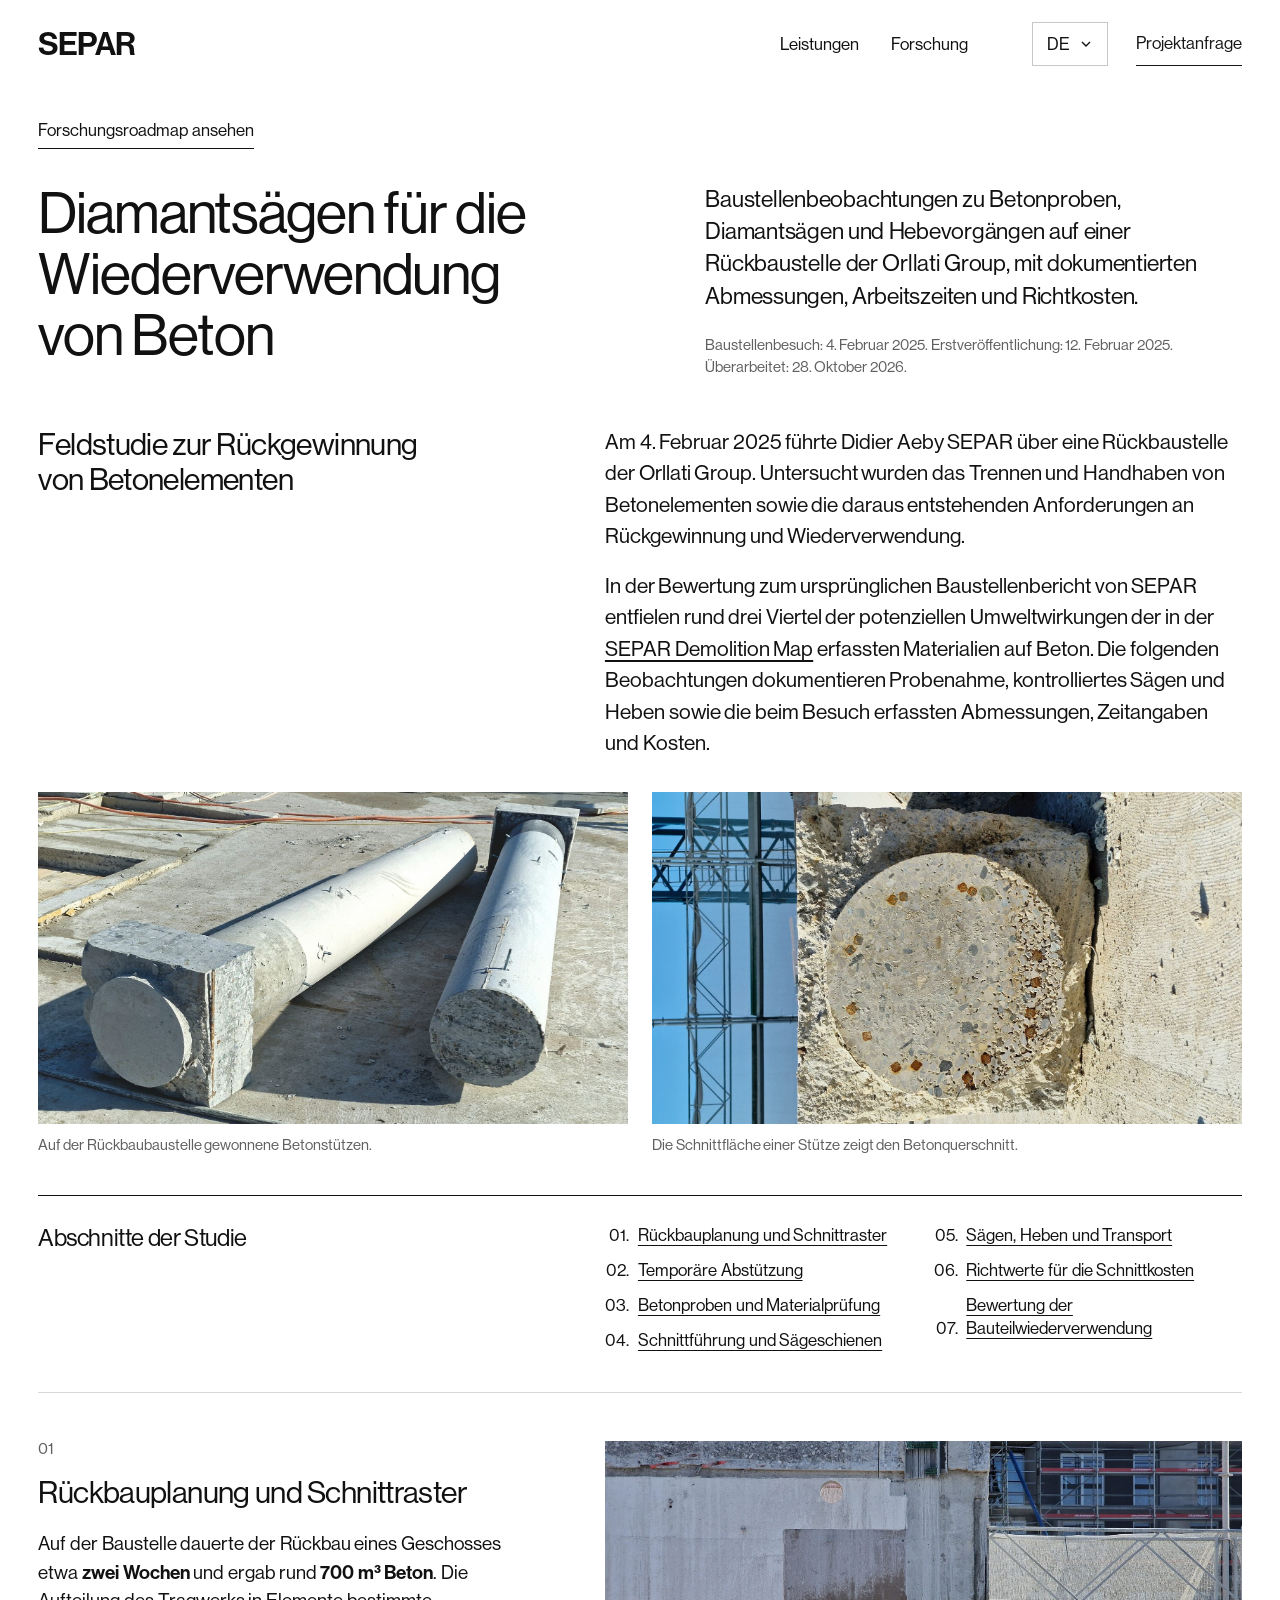
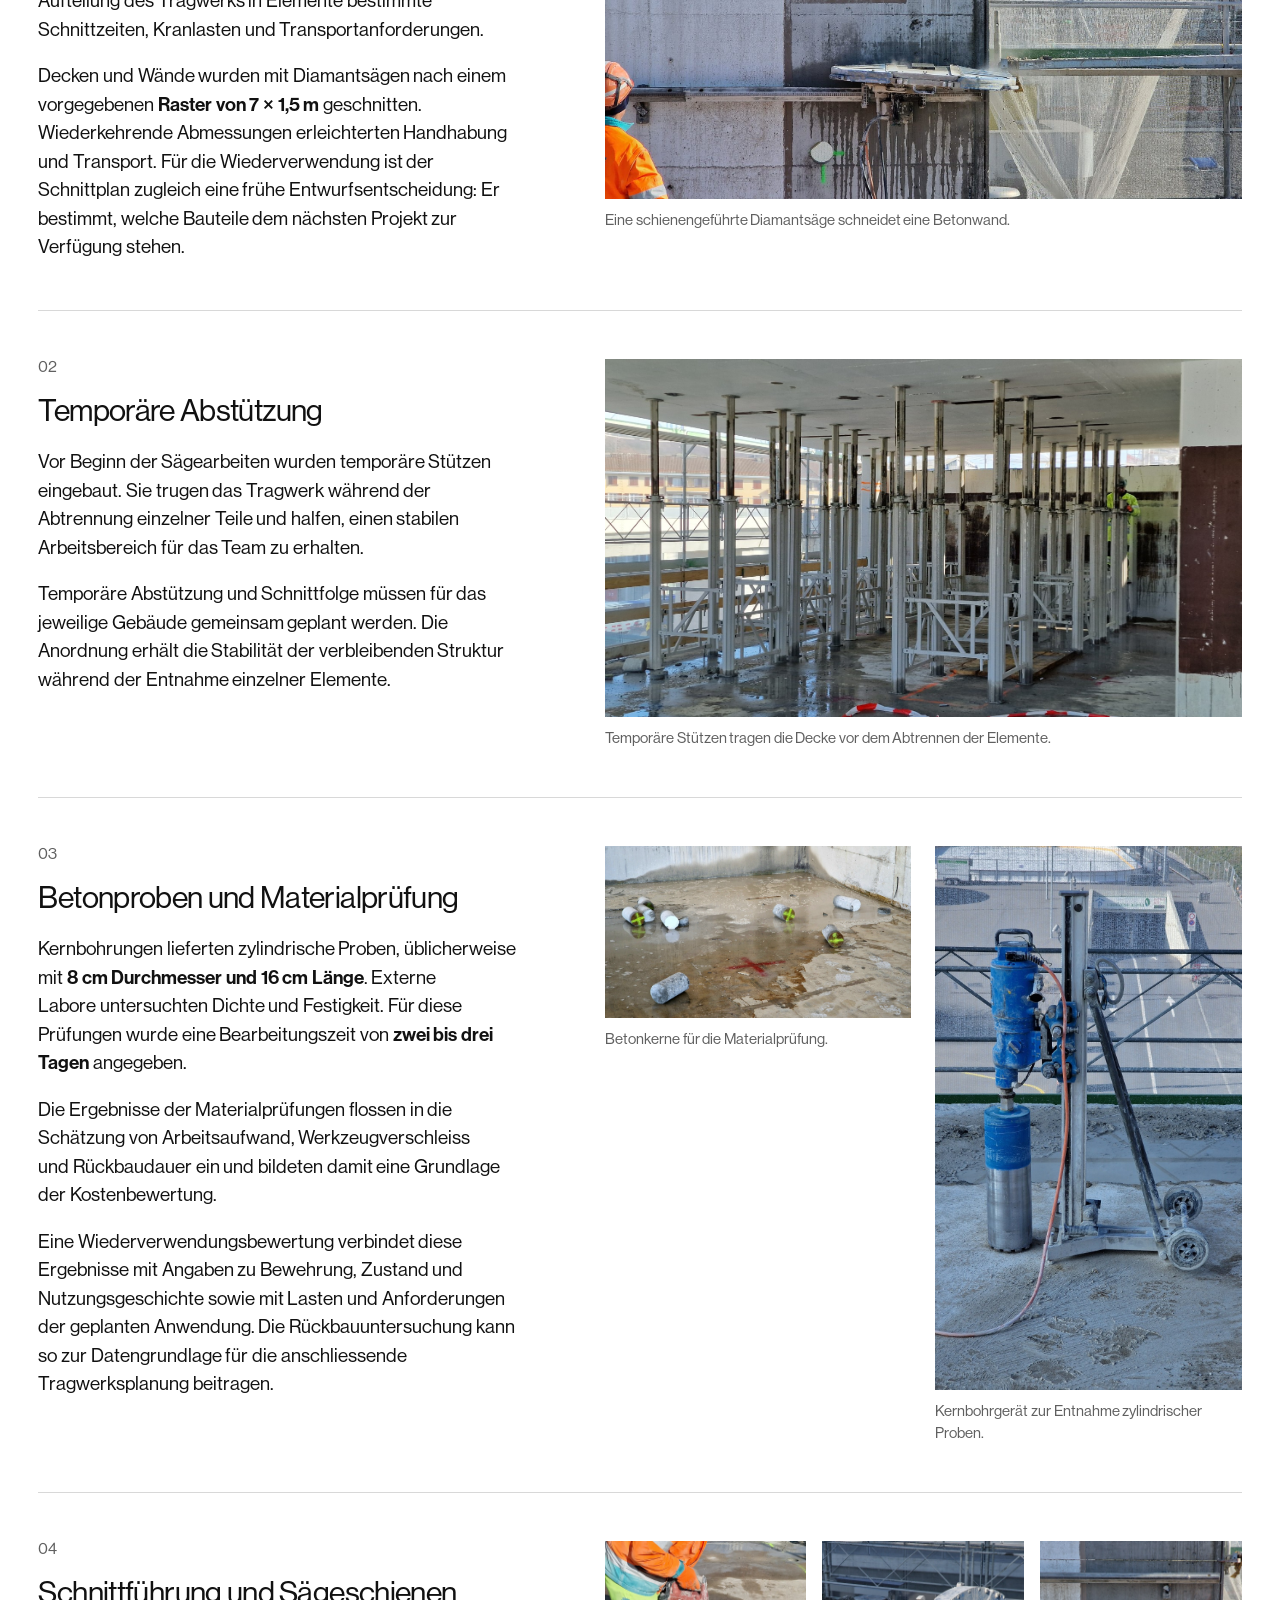
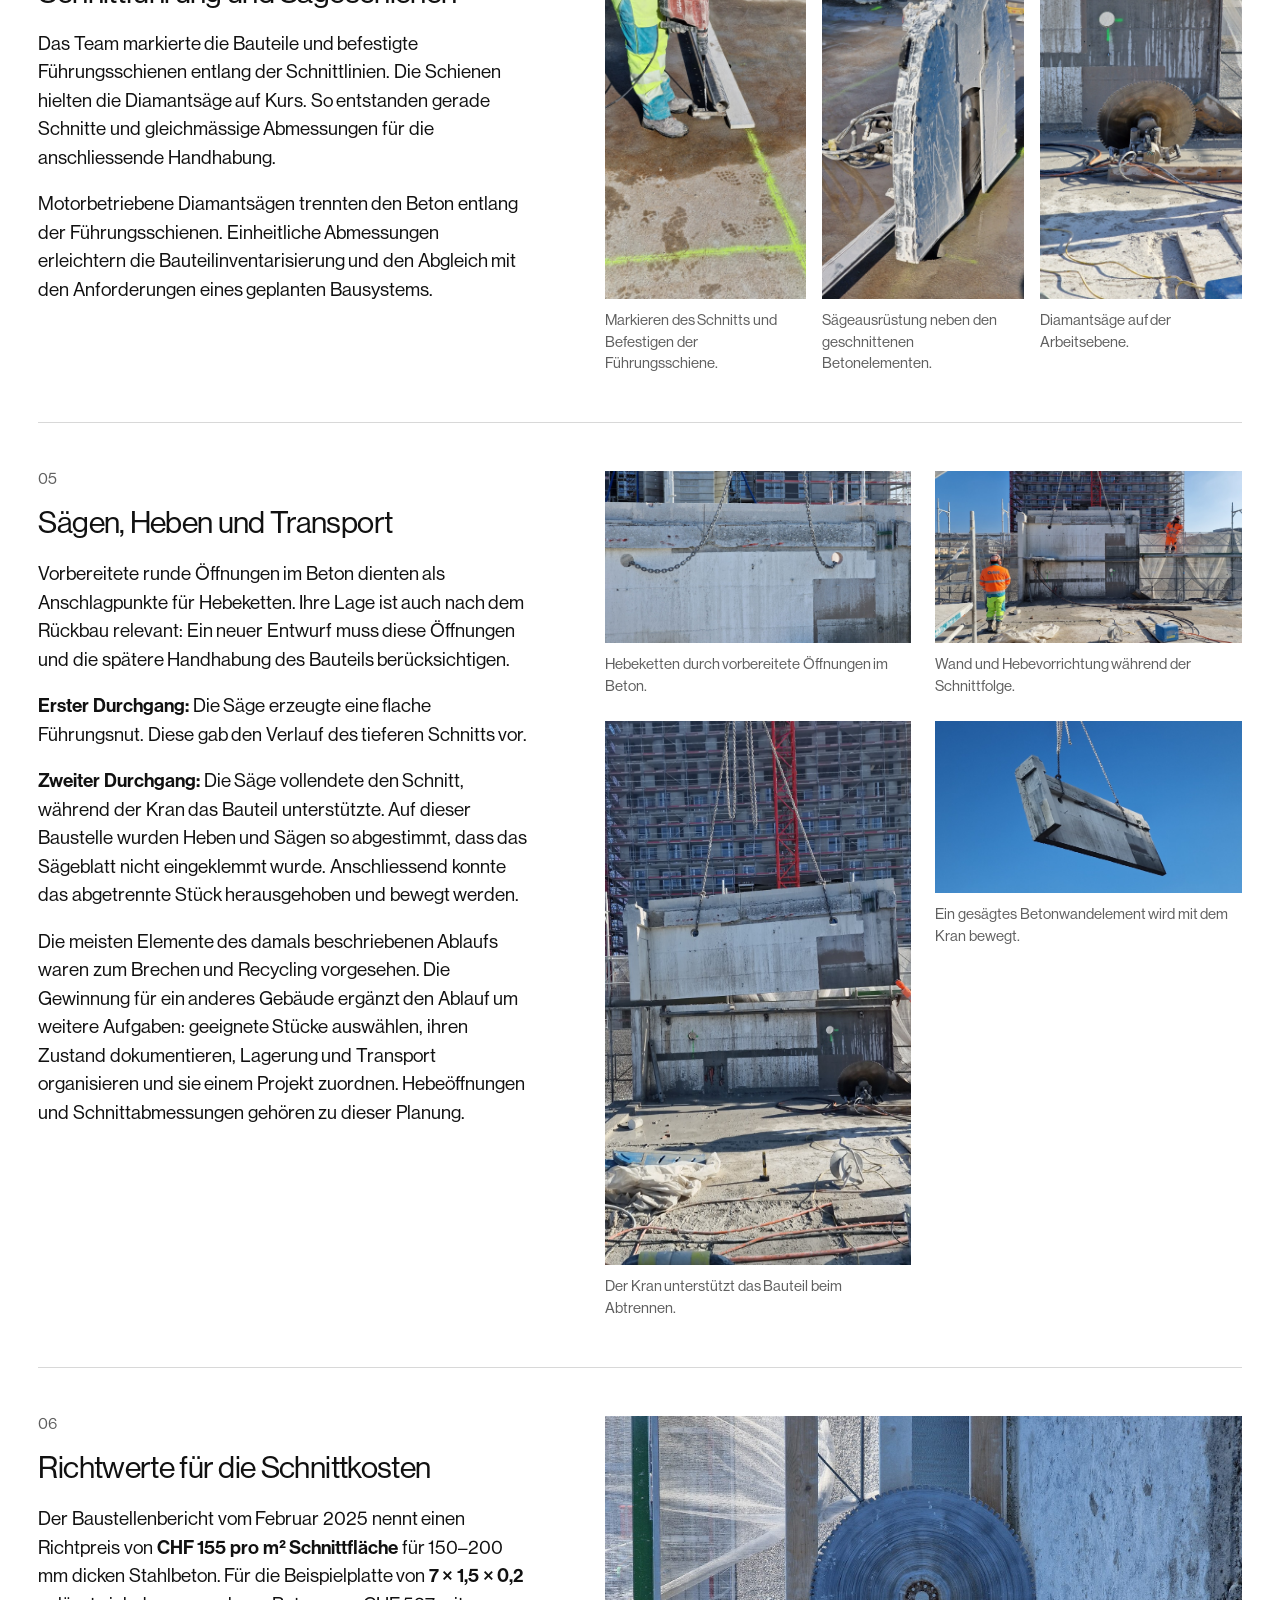
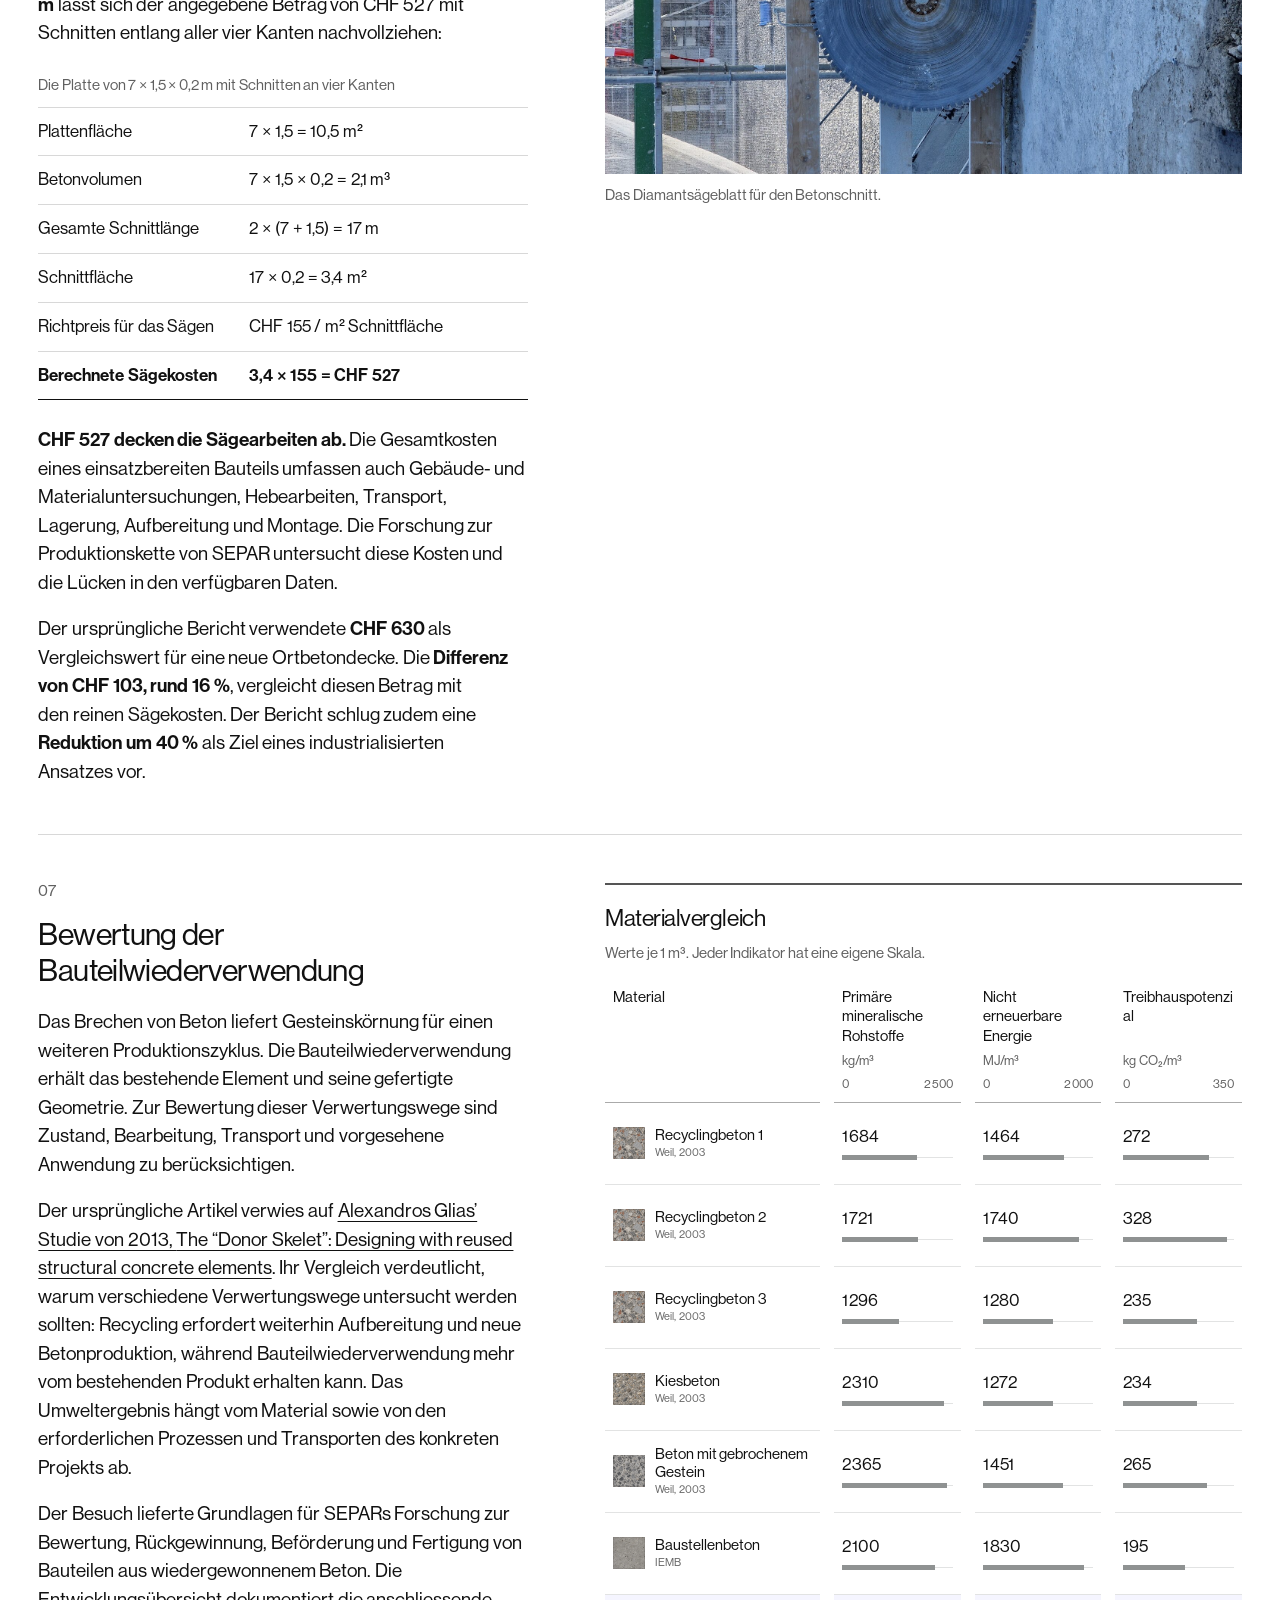
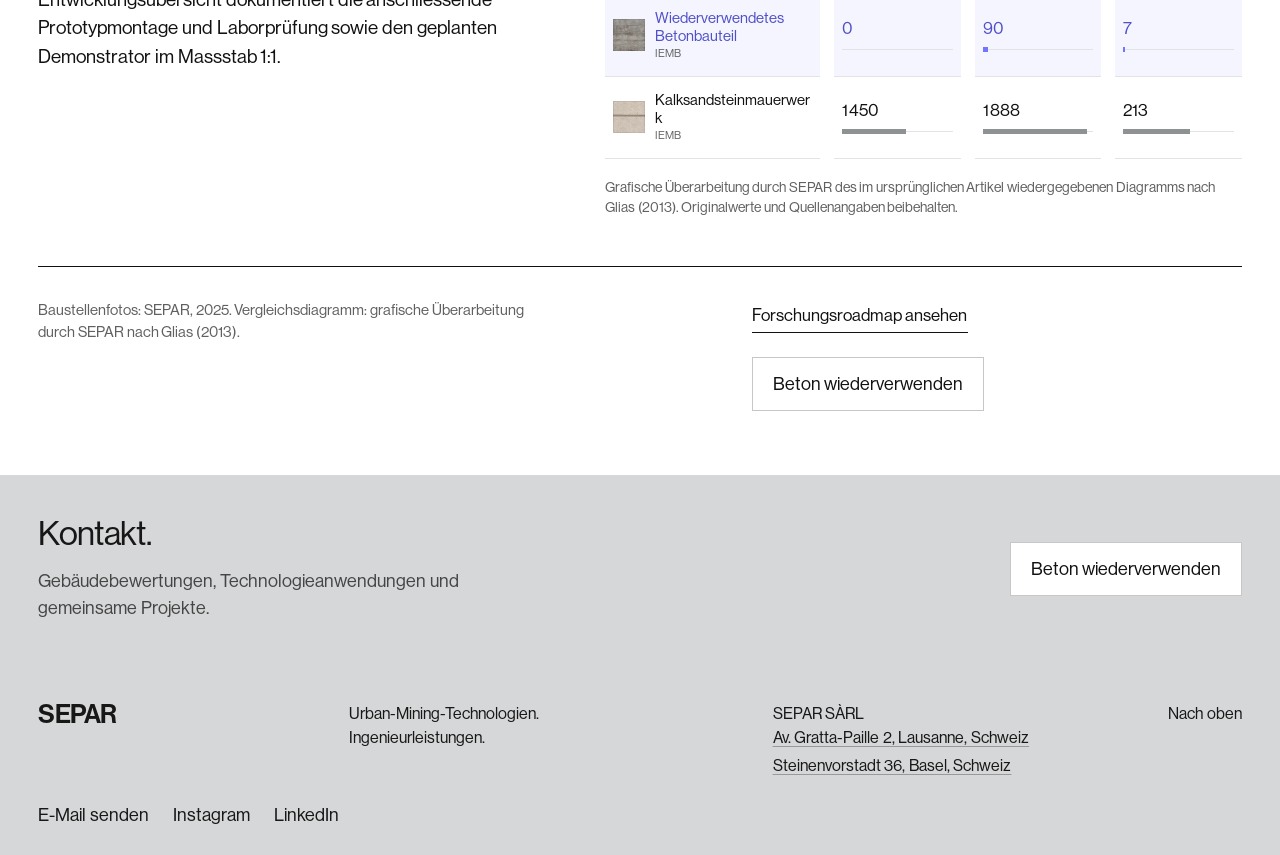
<file: de/reuseconrete.html>
<!doctype html>
<html lang="de"><head>
    <meta charset="UTF-8">
    <meta name="viewport" content="width=device-width, initial-scale=1">
    <meta name="theme-color" content="#ffffff">
    <meta name="description" content="Baustellenbeobachtungen zu Betonproben, Diamantsägen und Hebevorgängen auf einer Rückbaustelle der Orllati Group, mit dokumentierten Abmessungen, Arbeitszeiten und Richtkosten.">
    <meta property="og:title" content="Diamantsägen für die Wiederverwendung von Beton — SEPAR">
    <meta property="og:description" content="Baustellenbeobachtungen zu Betonproben, Diamantsägen und Hebevorgängen auf einer Rückbaustelle der Orllati Group, mit dokumentierten Abmessungen, Arbeitszeiten und Richtkosten.">
    <meta property="og:type" content="article">

    <title>Diamantsägen für die Wiederverwendung von Beton — SEPAR</title>
    <link rel="icon" type="image/svg+xml" href="/assets/favicon.svg?v=spr-20261028">
    <link rel="stylesheet" href="/styles.css?v=20261028-interface-2">
    <script src="/content.js" defer=""></script>
    <script src="/assets/material-comparison-copy.js?v=20261029-1" defer=""></script>
    <script src="/assets/contact-copy.js?v=activity-20261030" defer=""></script>
    <script src="/assets/search-runtime.js?v=20261029-search1" defer=""></script><script src="/app.js?v=20261029-search1" defer=""></script>
    <script src="/assets/contact-forms.js?v=20261029-admin1" defer=""></script>
    <link rel="stylesheet" href="/assets/type-scale.css?v=20261028-1">
  <link rel="stylesheet" href="/assets/interface-refinements.css?v=20261029-search1">
  <link rel="stylesheet" href="/assets/reference-links.css?v=20261028-1">
<link rel="stylesheet" href="/assets/contact-forms.css?v=20261028-forms-1">
<link rel="stylesheet" href="/assets/material-comparison.css?v=20261029-2">
<script src="/assets/site-metrics.js?v=20261029-search1" defer=""></script>
<meta property="og:url" content="https://separ.ch/de/reuseconrete.html"><meta property="og:locale" content="de_CH"><meta property="og:site_name" content="SEPAR"><meta property="og:image" content="https://separ.ch/assets/concrete-step-01.jpg"><meta property="og:image:alt" content="Diamantsägen für die Wiederverwendung von Beton"><meta name="twitter:card" content="summary_large_image"><meta name="twitter:title" content="Diamantsägen für die Wiederverwendung von Beton — SEPAR"><meta name="twitter:description" content="Baustellenbeobachtungen zu Betonproben, Diamantsägen und Hebevorgängen auf einer Rückbaustelle der Orllati Group, mit dokumentierten Abmessungen, Arbeitszeiten und Richtkosten."><meta name="twitter:image" content="https://separ.ch/assets/concrete-step-01.jpg"><meta name="robots" content="index, follow, max-image-preview:large"><link rel="canonical" href="https://separ.ch/de/reuseconrete.html"><link rel="alternate" hreflang="en" href="https://separ.ch/reuseconrete.html"><link rel="alternate" hreflang="de" href="https://separ.ch/de/reuseconrete.html"><link rel="alternate" hreflang="fr" href="https://separ.ch/fr/reuseconrete.html"><link rel="alternate" hreflang="it" href="https://separ.ch/it/reuseconrete.html"><link rel="alternate" hreflang="x-default" href="https://separ.ch/reuseconrete.html"><script id="separ-schema" type="application/ld+json">{"@context":"https://schema.org","@graph":[{"@type":"Organization","@id":"https://separ.ch/#organization","name":"SEPAR","url":"https://separ.ch/","email":"separ@separ.ch","foundingDate":"2024","address":[{"@type":"PostalAddress","streetAddress":"Av. Gratta-Paille 2","addressLocality":"Lausanne","addressCountry":"CH"},{"@type":"PostalAddress","streetAddress":"Steinenvorstadt 36","addressLocality":"Basel","addressCountry":"CH"}],"sameAs":["https://www.instagram.com/demolition.ch/","https://www.linkedin.com/company/separch/"]},{"@type":"WebSite","@id":"https://separ.ch/#website","url":"https://separ.ch/","name":"SEPAR","publisher":{"@id":"https://separ.ch/#organization"},"inLanguage":["en","de","fr","it"]},{"@type":"WebPage","@id":"https://separ.ch/de/reuseconrete.html#page","url":"https://separ.ch/de/reuseconrete.html","name":"Diamantsägen für die Wiederverwendung von Beton — SEPAR","description":"Baustellenbeobachtungen zu Betonproben, Diamantsägen und Hebevorgängen auf einer Rückbaustelle der Orllati Group, mit dokumentierten Abmessungen, Arbeitszeiten und Richtkosten.","inLanguage":"de","isPartOf":{"@id":"https://separ.ch/#website"},"about":{"@id":"https://separ.ch/#organization"}},{"@type":"Article","@id":"https://separ.ch/de/reuseconrete.html#article","headline":"Diamantsägen für die Wiederverwendung von Beton","description":"Baustellenbeobachtungen zu Betonproben, Diamantsägen und Hebevorgängen auf einer Rückbaustelle der Orllati Group, mit dokumentierten Abmessungen, Arbeitszeiten und Richtkosten.","inLanguage":"de","mainEntityOfPage":{"@id":"https://separ.ch/de/reuseconrete.html#page"},"author":{"@id":"https://separ.ch/#organization"},"publisher":{"@id":"https://separ.ch/#organization"},"datePublished":"2025-02-12","dateModified":"2026-10-28","image":[{"@type":"ImageObject","url":"https://separ.ch/assets/concrete-step-01.jpg","caption":"Auf der Rückbaubaustelle gewonnene Betonstützen.","creditText":"SEPAR, 2025","creator":{"@id":"https://separ.ch/#organization"}},{"@type":"ImageObject","url":"https://separ.ch/assets/concrete-step-02.jpg","caption":"Die Schnittfläche einer Stütze zeigt den Betonquerschnitt.","creditText":"SEPAR, 2025","creator":{"@id":"https://separ.ch/#organization"}},{"@type":"ImageObject","url":"https://separ.ch/assets/concrete-step-03.jpg","caption":"Eine schienengeführte Diamantsäge schneidet eine Betonwand.","creditText":"SEPAR, 2025","creator":{"@id":"https://separ.ch/#organization"}},{"@type":"ImageObject","url":"https://separ.ch/assets/concrete-step-04.jpg","caption":"Temporäre Stützen tragen die Decke vor dem Abtrennen der Elemente.","creditText":"SEPAR, 2025","creator":{"@id":"https://separ.ch/#organization"}},{"@type":"ImageObject","url":"https://separ.ch/assets/concrete-step-05.jpg","caption":"Betonkerne für die Materialprüfung.","creditText":"SEPAR, 2025","creator":{"@id":"https://separ.ch/#organization"}},{"@type":"ImageObject","url":"https://separ.ch/assets/concrete-step-06.jpg","caption":"Kernbohrgerät zur Entnahme zylindrischer Proben.","creditText":"SEPAR, 2025","creator":{"@id":"https://separ.ch/#organization"}},{"@type":"ImageObject","url":"https://separ.ch/assets/concrete-step-07.jpg","caption":"Markieren des Schnitts und Befestigen der Führungsschiene.","creditText":"SEPAR, 2025","creator":{"@id":"https://separ.ch/#organization"}},{"@type":"ImageObject","url":"https://separ.ch/assets/concrete-step-08.jpg","caption":"Sägeausrüstung neben den geschnittenen Betonelementen.","creditText":"SEPAR, 2025","creator":{"@id":"https://separ.ch/#organization"}},{"@type":"ImageObject","url":"https://separ.ch/assets/concrete-step-09.png","caption":"Diamantsäge auf der Arbeitsebene.","creditText":"SEPAR, 2025","creator":{"@id":"https://separ.ch/#organization"}},{"@type":"ImageObject","url":"https://separ.ch/assets/concrete-step-10.jpg","caption":"Hebeketten durch vorbereitete Öffnungen im Beton.","creditText":"SEPAR, 2025","creator":{"@id":"https://separ.ch/#organization"}},{"@type":"ImageObject","url":"https://separ.ch/assets/concrete-step-11.jpg","caption":"Wand und Hebevorrichtung während der Schnittfolge.","creditText":"SEPAR, 2025","creator":{"@id":"https://separ.ch/#organization"}},{"@type":"ImageObject","url":"https://separ.ch/assets/concrete-step-12.jpg","caption":"Der Kran unterstützt das Bauteil beim Abtrennen.","creditText":"SEPAR, 2025","creator":{"@id":"https://separ.ch/#organization"}},{"@type":"ImageObject","url":"https://separ.ch/assets/concrete-step-13.jpg","caption":"Ein gesägtes Betonwandelement wird mit dem Kran bewegt.","creditText":"SEPAR, 2025","creator":{"@id":"https://separ.ch/#organization"}},{"@type":"ImageObject","url":"https://separ.ch/assets/concrete-step-14.jpg","caption":"Das Diamantsägeblatt für den Betonschnitt.","creditText":"SEPAR, 2025","creator":{"@id":"https://separ.ch/#organization"}}]}]}</script><script id="separ-search-config" type="application/json">{"article":true,"english":{"skip":"Skip to content","navAudit":"Services","navResearch":"Research","language":"Language","enquiryGeneral":"Project enquiry","articleBack":"View the research roadmap","articleTitle":"Diamond sawing for concrete reuse","articleLead":"Field observations of concrete sampling, diamond sawing and lifting at an Orllati Group demolition site, with recorded dimensions, operating times and indicative costs.","articleDates":"Field visit: 4 February 2025. First published: 12 February 2025. Revised: 28 October 2026.","articleIntroTitle":"Field study of concrete recovery","articleIntro1":"On 4 February 2025, Didier Aeby guided SEPAR through an Orllati Group demolition site. The visit examined the operations involved in separating and handling concrete elements, and their implications for component recovery and reuse.","articleIntro2":"In the assessment underlying SEPAR’s original field report, concrete accounted for around three quarters of the potential environmental impact associated with materials tracked by the \u003ca href=\"https://demolition.separ.ch/\" target=\"_blank\" rel=\"noopener noreferrer\">SEPAR Demolition Map\u003c/a>. The observations below document sampling, controlled cutting and lifting, together with the dimensions, timing and costs recorded during the visit.","articleImage1Caption":"Concrete columns recovered on the demolition site.","articleImage2Caption":"A cut column end exposes the concrete cross-section.","articleTocTitle":"Study sections","articleStep1Title":"Dismantling plan and cutting grid","articleStep2Title":"Temporary structural support","articleStep3Title":"Concrete sampling and testing","articleStep4Title":"Cutting layout and saw guidance","articleStep5Title":"Cutting, lifting and transport","articleStep6Title":"Indicative cutting costs","articleStep7Title":"Assessment for component reuse","articleStep1P1":"At the site, dismantling one floor took approximately \u003cstrong>two weeks\u003c/strong> and generated around \u003cstrong>700 m³ of concrete\u003c/strong>. The division of the structure into elements determined cutting time, crane loads and transport requirements.","articleStep1P2":"Slabs and walls were cut with diamond saws according to a predefined \u003cstrong>7 × 1.5 m grid\u003c/strong>. Repeated dimensions made handling and transport easier to organise. For reuse, the cutting plan is also an early design decision: it defines the elements that will be available to the next project.","articleImage3Caption":"A rail-mounted diamond saw cutting a concrete wall.","articleStep2P1":"Temporary props were installed before cutting began. They supported the structure while individual pieces were separated and helped maintain a stable working area for the team.","articleStep2P2":"Temporary support and the cutting sequence must be designed together for the building concerned. The arrangement maintains the stability of the remaining structure while individual elements are removed.","articleImage4Caption":"Temporary props support the slab before elements are separated.","articleStep3P1":"Core drilling produced cylindrical samples, typically \u003cstrong>8 cm in diameter and 16 cm long\u003c/strong>. External laboratories analysed density and strength, with a reported turnaround of \u003cstrong>two to three days\u003c/strong> for these tests.","articleStep3P2":"Material test results informed estimates of labour, tool wear and dismantling time, providing inputs to the demolition cost assessment.","articleStep3P3":"A reuse assessment combines these results with information on reinforcement, condition and service history, and with the loads and requirements of the proposed application. The demolition survey can therefore contribute to the evidence required for subsequent structural design.","articleImage5Caption":"Concrete cores extracted for material testing.","articleImage6Caption":"Core-drilling equipment used to take cylindrical samples.","articleStep4P1":"The team marked out the pieces and fixed guide rails along the cutting lines. The rails kept the diamond saw on course, producing straight cuts and consistent dimensions for the next handling operation.","articleStep4P2":"Powered diamond saws cut through the concrete along the guide rails. Consistent dimensions facilitate component inventories and comparison with the requirements of a proposed construction system.","articleImage7Caption":"Marking the cut and fixing the guide rail.","articleImage8Caption":"Saw equipment beside the cut concrete elements.","articleImage9Caption":"Diamond-saw equipment on the working floor.","articleStep5P1":"Circular holes prepared in the concrete provided attachment points for lifting chains. Their location matters beyond the demolition site: a future design has to account for these openings and for the way the element will be handled again.","articleStep5P2":"\u003cstrong>First pass:\u003c/strong> the saw formed a shallow guide groove. This established the path for the deeper cut.","articleStep5P3":"\u003cstrong>Second pass:\u003c/strong> the saw completed the cut while the crane supported the element. On this site, the lifting and cutting operations were coordinated to keep the blade from becoming trapped. The separated piece could then be lifted clear and moved.","articleStep5P4":"Most of the elements in the workflow described at the time were destined for crushing and recycling. Recovery for another building brings further tasks into the sequence: selecting suitable pieces, recording their condition, arranging storage and transport, and matching them to a project. The lifting holes and cut dimensions are part of that planning.","articleImage10Caption":"Lifting chains attached through prepared openings in the concrete.","articleImage11Caption":"The wall and lifting arrangement during the cutting sequence.","articleImage12Caption":"The crane supports the element as it is separated.","articleImage13Caption":"A cut concrete wall panel being moved by crane.","articleStep6P1":"The February 2025 field report recorded an indicative cutting rate of \u003cstrong>CHF 155 per m² of cut surface\u003c/strong> for reinforced concrete 150–200 mm thick. For the example slab, \u003cstrong>7 × 1.5 × 0.2 m\u003c/strong>, the reported CHF 527 can be reconstructed by allowing for cuts along all four edges:","articleCostCaption":"The 7 × 1.5 × 0.2 m slab, with cuts along four edges","articleCostLabel1":"Slab area","articleCostValue1":"7 × 1.5 = 10.5 m²","articleCostLabel2":"Concrete volume","articleCostValue2":"7 × 1.5 × 0.2 = 2.1 m³","articleCostLabel3":"Total cutting length","articleCostValue3":"2 × (7 + 1.5) = 17 m","articleCostLabel4":"Cut surface","articleCostValue4":"17 × 0.2 = 3.4 m²","articleCostLabel5":"Indicative cutting rate","articleCostValue5":"CHF 155 / m² of cut surface","articleCostLabel6":"Calculated cutting cost","articleCostValue6":"3.4 × 155 = CHF 527","articleStep6P3":"\u003cstrong>CHF 527 covers cutting.\u003c/strong> The full cost of a component ready for use also includes building and material assessment, lifting, transport, storage, preparation and assembly. SEPAR’s production-chain research examines these costs and the gaps in the available data.","articleStep6P2":"The original report used \u003cstrong>CHF 630\u003c/strong> as the comparator for a new in-situ slab. The \u003cstrong>CHF 103 difference, around 16%\u003c/strong>, compares that figure with cutting alone. The report also proposed a \u003cstrong>40% reduction\u003c/strong> as a target for an industrialised approach.","articleImage14Caption":"The diamond blade used for concrete cutting.","articleStep7P1":"Crushing concrete supplies aggregate for a subsequent production cycle. Component reuse retains the existing element and its manufactured geometry. Assessing these recovery routes requires consideration of condition, processing, transport and the intended application.","articleStep7P2":"The original article referred to \u003ca href=\"https://repository.tudelft.nl/record/uuid:20002372-1d7d-4824-8217-bdff4b60ecb5\" target=\"_blank\" rel=\"noopener noreferrer\">Alexandros Glias’s 2013 study, \u003cem>The “Donor Skelet”: Designing with reused structural concrete elements\u003c/em>\u003c/a>. Its comparison illustrates why recovery routes deserve examination: recycling still involves processing and new concrete production, while component reuse can retain more of the existing product. The environmental result depends on the material, processing and transport needed for the specific project.","articleStep7P3":"The visit informed SEPAR’s research into the assessment, recovery, transport and fabrication of reclaimed-concrete components. The development roadmap documents subsequent prototype assembly and laboratory testing, followed by the planned full-scale demonstrator.","impactTitle":"Material comparison","impactBasis":"Figures per 1 m³. Each indicator has its own scale.","impactMaterial":"Material","impactRow1":"Recycled concrete 1","impactRow2":"Recycled concrete 2","impactRow3":"Recycled concrete 3","impactRow4":"Gravel concrete","impactRow5":"Crushed-stone concrete","impactRow6":"Site-mixed concrete","impactRow7":"Reused concrete component","impactRow8":"Sand-lime masonry","impactMetric1":"Primary mineral resources","impactMetric2":"Non-renewable energy","impactMetric3":"Global warming potential","articleImage15Caption":"Graphic adaptation by SEPAR of the diagram reproduced in the original article, citing Glias (2013). Original values and references retained.","articleCredit":"Site photographs: SEPAR, 2025. Comparison diagram: graphic adaptation by SEPAR, after Glias (2013).","enquiryAdvisory":"Discuss concrete reuse","contactHeading":"Contact.","contactBody":"Building assessments, material recovery and research collaboration.","footerTag":"Urban-mining technologies.\u003cbr>Engineering services.","officeLausanne":"Av. Gratta-Paille 2, Lausanne, Switzerland","officeBasel":"Steinenvorstadt 36, Basel, Switzerland","backTop":"Back to top","emailUs":"Email us","enquiryTopic":"Your enquiry","enquiryName":"Name (optional)","enquiryEmail":"Email","enquiryPhone":"Phone (optional)","enquiryOrganisation":"Organisation (optional)","enquiryPrivacy":"SEPAR uses your details to respond to this enquiry.","enquiryPrivacyLink":"Privacy information","enquirySend":"Send enquiry","enquirySuccess":"Thank you. Your enquiry has been sent to SEPAR. We will reply using the contact details you provided.","enquiryDone":"Close","privacy":"Privacy &amp; site information","privacyBody":"SEPAR measures daily totals of page requests and selected actions, with broad source, country and device categories. A short security check separates suspected automated requests from page views and clicks that pass our checks. Requests are held with their network address for a two-minute checking window, normally processed within three minutes; the temporary association is then deleted. Delayed records are cleared by the next successful cleanup. Final statistics contain aggregate totals. We use no analytics cookies or persistent visitor identifiers and respect Do Not Track and Global Privacy Control. Your language choice is saved in your browser. Cloudflare processes requests and protects the site. Separate security records contain IP addresses and request history without automatic expiry; they are used for protection and traffic-quality checks and are kept separate from enquiries. Enquiry forms securely store your contact details, message and project context in SEPAR’s Cloudflare database and notify our email inbox. SEPAR uses this correspondence to respond and manage your project. Administrator sign-in uses essential authentication cookies. Staff browsers may also retain a constant preference cookie that excludes their activity from statistics. \u003ca href=\"https://www.cloudflare.com/privacypolicy/\" target=\"_blank\" rel=\"noopener noreferrer\">Cloudflare privacy policy\u003c/a>.","privacyContact":"For questions about your data, use the enquiry form or the Email us link at the bottom of the page.","navLabel":"Main navigation","openMenu":"Open menu","mobileNav":"Mobile navigation","close":"Close","copied":"Email address copied.","copyFailed":"Please select and copy: separ@separ.ch","closeMenu":"Close menu","pageTitle":"SEPAR — Urban mining, material assessments and concrete reuse","metaDescription":"Building material inventories, portfolio and lending-risk assessments, territorial urban-mining strategies and concrete reuse research. SEPAR, Switzerland."},"pages":{"en":{"title":"Diamond sawing for concrete reuse — SEPAR","description":"Field observations of concrete sampling, diamond sawing and lifting at an Orllati Group demolition site, with recorded dimensions, operating times and indicative costs.","url":"https://separ.ch/reuseconrete.html","locale":"en_GB","schema":{"@context":"https://schema.org","@graph":[{"@type":"Organization","@id":"https://separ.ch/#organization","name":"SEPAR","url":"https://separ.ch/","email":"separ@separ.ch","foundingDate":"2024","address":[{"@type":"PostalAddress","streetAddress":"Av. Gratta-Paille 2","addressLocality":"Lausanne","addressCountry":"CH"},{"@type":"PostalAddress","streetAddress":"Steinenvorstadt 36","addressLocality":"Basel","addressCountry":"CH"}],"sameAs":["https://www.instagram.com/demolition.ch/","https://www.linkedin.com/company/separch/"]},{"@type":"WebSite","@id":"https://separ.ch/#website","url":"https://separ.ch/","name":"SEPAR","publisher":{"@id":"https://separ.ch/#organization"},"inLanguage":["en","de","fr","it"]},{"@type":"WebPage","@id":"https://separ.ch/reuseconrete.html#page","url":"https://separ.ch/reuseconrete.html","name":"Diamond sawing for concrete reuse — SEPAR","description":"Field observations of concrete sampling, diamond sawing and lifting at an Orllati Group demolition site, with recorded dimensions, operating times and indicative costs.","inLanguage":"en","isPartOf":{"@id":"https://separ.ch/#website"},"about":{"@id":"https://separ.ch/#organization"}},{"@type":"Article","@id":"https://separ.ch/reuseconrete.html#article","headline":"Diamond sawing for concrete reuse","description":"Field observations of concrete sampling, diamond sawing and lifting at an Orllati Group demolition site, with recorded dimensions, operating times and indicative costs.","inLanguage":"en","mainEntityOfPage":{"@id":"https://separ.ch/reuseconrete.html#page"},"author":{"@id":"https://separ.ch/#organization"},"publisher":{"@id":"https://separ.ch/#organization"},"datePublished":"2025-02-12","dateModified":"2026-10-28","image":[{"@type":"ImageObject","url":"https://separ.ch/assets/concrete-step-01.jpg","caption":"Concrete columns recovered on the demolition site.","creditText":"SEPAR, 2025","creator":{"@id":"https://separ.ch/#organization"}},{"@type":"ImageObject","url":"https://separ.ch/assets/concrete-step-02.jpg","caption":"A cut column end exposes the concrete cross-section.","creditText":"SEPAR, 2025","creator":{"@id":"https://separ.ch/#organization"}},{"@type":"ImageObject","url":"https://separ.ch/assets/concrete-step-03.jpg","caption":"A rail-mounted diamond saw cutting a concrete wall.","creditText":"SEPAR, 2025","creator":{"@id":"https://separ.ch/#organization"}},{"@type":"ImageObject","url":"https://separ.ch/assets/concrete-step-04.jpg","caption":"Temporary props support the slab before elements are separated.","creditText":"SEPAR, 2025","creator":{"@id":"https://separ.ch/#organization"}},{"@type":"ImageObject","url":"https://separ.ch/assets/concrete-step-05.jpg","caption":"Concrete cores extracted for material testing.","creditText":"SEPAR, 2025","creator":{"@id":"https://separ.ch/#organization"}},{"@type":"ImageObject","url":"https://separ.ch/assets/concrete-step-06.jpg","caption":"Core-drilling equipment used to take cylindrical samples.","creditText":"SEPAR, 2025","creator":{"@id":"https://separ.ch/#organization"}},{"@type":"ImageObject","url":"https://separ.ch/assets/concrete-step-07.jpg","caption":"Marking the cut and fixing the guide rail.","creditText":"SEPAR, 2025","creator":{"@id":"https://separ.ch/#organization"}},{"@type":"ImageObject","url":"https://separ.ch/assets/concrete-step-08.jpg","caption":"Saw equipment beside the cut concrete elements.","creditText":"SEPAR, 2025","creator":{"@id":"https://separ.ch/#organization"}},{"@type":"ImageObject","url":"https://separ.ch/assets/concrete-step-09.png","caption":"Diamond-saw equipment on the working floor.","creditText":"SEPAR, 2025","creator":{"@id":"https://separ.ch/#organization"}},{"@type":"ImageObject","url":"https://separ.ch/assets/concrete-step-10.jpg","caption":"Lifting chains attached through prepared openings in the concrete.","creditText":"SEPAR, 2025","creator":{"@id":"https://separ.ch/#organization"}},{"@type":"ImageObject","url":"https://separ.ch/assets/concrete-step-11.jpg","caption":"The wall and lifting arrangement during the cutting sequence.","creditText":"SEPAR, 2025","creator":{"@id":"https://separ.ch/#organization"}},{"@type":"ImageObject","url":"https://separ.ch/assets/concrete-step-12.jpg","caption":"The crane supports the element as it is separated.","creditText":"SEPAR, 2025","creator":{"@id":"https://separ.ch/#organization"}},{"@type":"ImageObject","url":"https://separ.ch/assets/concrete-step-13.jpg","caption":"A cut concrete wall panel being moved by crane.","creditText":"SEPAR, 2025","creator":{"@id":"https://separ.ch/#organization"}},{"@type":"ImageObject","url":"https://separ.ch/assets/concrete-step-14.jpg","caption":"The diamond blade used for concrete cutting.","creditText":"SEPAR, 2025","creator":{"@id":"https://separ.ch/#organization"}}]}]}},"de":{"title":"Diamantsägen für die Wiederverwendung von Beton — SEPAR","description":"Baustellenbeobachtungen zu Betonproben, Diamantsägen und Hebevorgängen auf einer Rückbaustelle der Orllati Group, mit dokumentierten Abmessungen, Arbeitszeiten und Richtkosten.","url":"https://separ.ch/de/reuseconrete.html","locale":"de_CH","schema":{"@context":"https://schema.org","@graph":[{"@type":"Organization","@id":"https://separ.ch/#organization","name":"SEPAR","url":"https://separ.ch/","email":"separ@separ.ch","foundingDate":"2024","address":[{"@type":"PostalAddress","streetAddress":"Av. Gratta-Paille 2","addressLocality":"Lausanne","addressCountry":"CH"},{"@type":"PostalAddress","streetAddress":"Steinenvorstadt 36","addressLocality":"Basel","addressCountry":"CH"}],"sameAs":["https://www.instagram.com/demolition.ch/","https://www.linkedin.com/company/separch/"]},{"@type":"WebSite","@id":"https://separ.ch/#website","url":"https://separ.ch/","name":"SEPAR","publisher":{"@id":"https://separ.ch/#organization"},"inLanguage":["en","de","fr","it"]},{"@type":"WebPage","@id":"https://separ.ch/de/reuseconrete.html#page","url":"https://separ.ch/de/reuseconrete.html","name":"Diamantsägen für die Wiederverwendung von Beton — SEPAR","description":"Baustellenbeobachtungen zu Betonproben, Diamantsägen und Hebevorgängen auf einer Rückbaustelle der Orllati Group, mit dokumentierten Abmessungen, Arbeitszeiten und Richtkosten.","inLanguage":"de","isPartOf":{"@id":"https://separ.ch/#website"},"about":{"@id":"https://separ.ch/#organization"}},{"@type":"Article","@id":"https://separ.ch/de/reuseconrete.html#article","headline":"Diamantsägen für die Wiederverwendung von Beton","description":"Baustellenbeobachtungen zu Betonproben, Diamantsägen und Hebevorgängen auf einer Rückbaustelle der Orllati Group, mit dokumentierten Abmessungen, Arbeitszeiten und Richtkosten.","inLanguage":"de","mainEntityOfPage":{"@id":"https://separ.ch/de/reuseconrete.html#page"},"author":{"@id":"https://separ.ch/#organization"},"publisher":{"@id":"https://separ.ch/#organization"},"datePublished":"2025-02-12","dateModified":"2026-10-28","image":[{"@type":"ImageObject","url":"https://separ.ch/assets/concrete-step-01.jpg","caption":"Auf der Rückbaubaustelle gewonnene Betonstützen.","creditText":"SEPAR, 2025","creator":{"@id":"https://separ.ch/#organization"}},{"@type":"ImageObject","url":"https://separ.ch/assets/concrete-step-02.jpg","caption":"Die Schnittfläche einer Stütze zeigt den Betonquerschnitt.","creditText":"SEPAR, 2025","creator":{"@id":"https://separ.ch/#organization"}},{"@type":"ImageObject","url":"https://separ.ch/assets/concrete-step-03.jpg","caption":"Eine schienengeführte Diamantsäge schneidet eine Betonwand.","creditText":"SEPAR, 2025","creator":{"@id":"https://separ.ch/#organization"}},{"@type":"ImageObject","url":"https://separ.ch/assets/concrete-step-04.jpg","caption":"Temporäre Stützen tragen die Decke vor dem Abtrennen der Elemente.","creditText":"SEPAR, 2025","creator":{"@id":"https://separ.ch/#organization"}},{"@type":"ImageObject","url":"https://separ.ch/assets/concrete-step-05.jpg","caption":"Betonkerne für die Materialprüfung.","creditText":"SEPAR, 2025","creator":{"@id":"https://separ.ch/#organization"}},{"@type":"ImageObject","url":"https://separ.ch/assets/concrete-step-06.jpg","caption":"Kernbohrgerät zur Entnahme zylindrischer Proben.","creditText":"SEPAR, 2025","creator":{"@id":"https://separ.ch/#organization"}},{"@type":"ImageObject","url":"https://separ.ch/assets/concrete-step-07.jpg","caption":"Markieren des Schnitts und Befestigen der Führungsschiene.","creditText":"SEPAR, 2025","creator":{"@id":"https://separ.ch/#organization"}},{"@type":"ImageObject","url":"https://separ.ch/assets/concrete-step-08.jpg","caption":"Sägeausrüstung neben den geschnittenen Betonelementen.","creditText":"SEPAR, 2025","creator":{"@id":"https://separ.ch/#organization"}},{"@type":"ImageObject","url":"https://separ.ch/assets/concrete-step-09.png","caption":"Diamantsäge auf der Arbeitsebene.","creditText":"SEPAR, 2025","creator":{"@id":"https://separ.ch/#organization"}},{"@type":"ImageObject","url":"https://separ.ch/assets/concrete-step-10.jpg","caption":"Hebeketten durch vorbereitete Öffnungen im Beton.","creditText":"SEPAR, 2025","creator":{"@id":"https://separ.ch/#organization"}},{"@type":"ImageObject","url":"https://separ.ch/assets/concrete-step-11.jpg","caption":"Wand und Hebevorrichtung während der Schnittfolge.","creditText":"SEPAR, 2025","creator":{"@id":"https://separ.ch/#organization"}},{"@type":"ImageObject","url":"https://separ.ch/assets/concrete-step-12.jpg","caption":"Der Kran unterstützt das Bauteil beim Abtrennen.","creditText":"SEPAR, 2025","creator":{"@id":"https://separ.ch/#organization"}},{"@type":"ImageObject","url":"https://separ.ch/assets/concrete-step-13.jpg","caption":"Ein gesägtes Betonwandelement wird mit dem Kran bewegt.","creditText":"SEPAR, 2025","creator":{"@id":"https://separ.ch/#organization"}},{"@type":"ImageObject","url":"https://separ.ch/assets/concrete-step-14.jpg","caption":"Das Diamantsägeblatt für den Betonschnitt.","creditText":"SEPAR, 2025","creator":{"@id":"https://separ.ch/#organization"}}]}]}},"fr":{"title":"Le sciage diamanté pour le réemploi du béton — SEPAR","description":"Observations de terrain sur l’échantillonnage du béton, le sciage au diamant et le levage sur un chantier de démolition d’Orllati Group, avec dimensions, durées et coûts indicatifs relevés sur place.","url":"https://separ.ch/fr/reuseconrete.html","locale":"fr_CH","schema":{"@context":"https://schema.org","@graph":[{"@type":"Organization","@id":"https://separ.ch/#organization","name":"SEPAR","url":"https://separ.ch/","email":"separ@separ.ch","foundingDate":"2024","address":[{"@type":"PostalAddress","streetAddress":"Av. Gratta-Paille 2","addressLocality":"Lausanne","addressCountry":"CH"},{"@type":"PostalAddress","streetAddress":"Steinenvorstadt 36","addressLocality":"Basel","addressCountry":"CH"}],"sameAs":["https://www.instagram.com/demolition.ch/","https://www.linkedin.com/company/separch/"]},{"@type":"WebSite","@id":"https://separ.ch/#website","url":"https://separ.ch/","name":"SEPAR","publisher":{"@id":"https://separ.ch/#organization"},"inLanguage":["en","de","fr","it"]},{"@type":"WebPage","@id":"https://separ.ch/fr/reuseconrete.html#page","url":"https://separ.ch/fr/reuseconrete.html","name":"Le sciage diamanté pour le réemploi du béton — SEPAR","description":"Observations de terrain sur l’échantillonnage du béton, le sciage au diamant et le levage sur un chantier de démolition d’Orllati Group, avec dimensions, durées et coûts indicatifs relevés sur place.","inLanguage":"fr","isPartOf":{"@id":"https://separ.ch/#website"},"about":{"@id":"https://separ.ch/#organization"}},{"@type":"Article","@id":"https://separ.ch/fr/reuseconrete.html#article","headline":"Le sciage diamanté pour le réemploi du béton","description":"Observations de terrain sur l’échantillonnage du béton, le sciage au diamant et le levage sur un chantier de démolition d’Orllati Group, avec dimensions, durées et coûts indicatifs relevés sur place.","inLanguage":"fr","mainEntityOfPage":{"@id":"https://separ.ch/fr/reuseconrete.html#page"},"author":{"@id":"https://separ.ch/#organization"},"publisher":{"@id":"https://separ.ch/#organization"},"datePublished":"2025-02-12","dateModified":"2026-10-28","image":[{"@type":"ImageObject","url":"https://separ.ch/assets/concrete-step-01.jpg","caption":"Poteaux en béton récupérés sur le chantier de déconstruction.","creditText":"SEPAR, 2025","creator":{"@id":"https://separ.ch/#organization"}},{"@type":"ImageObject","url":"https://separ.ch/assets/concrete-step-02.jpg","caption":"L’extrémité sciée d’un poteau révèle sa section de béton.","creditText":"SEPAR, 2025","creator":{"@id":"https://separ.ch/#organization"}},{"@type":"ImageObject","url":"https://separ.ch/assets/concrete-step-03.jpg","caption":"Une scie diamantée sur rail découpe un mur en béton.","creditText":"SEPAR, 2025","creator":{"@id":"https://separ.ch/#organization"}},{"@type":"ImageObject","url":"https://separ.ch/assets/concrete-step-04.jpg","caption":"Des étais provisoires soutiennent la dalle avant la séparation des éléments.","creditText":"SEPAR, 2025","creator":{"@id":"https://separ.ch/#organization"}},{"@type":"ImageObject","url":"https://separ.ch/assets/concrete-step-05.jpg","caption":"Carottes de béton prélevées pour les essais sur le matériau.","creditText":"SEPAR, 2025","creator":{"@id":"https://separ.ch/#organization"}},{"@type":"ImageObject","url":"https://separ.ch/assets/concrete-step-06.jpg","caption":"Carotteuse utilisée pour prélever des échantillons cylindriques.","creditText":"SEPAR, 2025","creator":{"@id":"https://separ.ch/#organization"}},{"@type":"ImageObject","url":"https://separ.ch/assets/concrete-step-07.jpg","caption":"Traçage de la coupe et fixation du rail de guidage.","creditText":"SEPAR, 2025","creator":{"@id":"https://separ.ch/#organization"}},{"@type":"ImageObject","url":"https://separ.ch/assets/concrete-step-08.jpg","caption":"Équipement de sciage à côté des éléments en béton découpés.","creditText":"SEPAR, 2025","creator":{"@id":"https://separ.ch/#organization"}},{"@type":"ImageObject","url":"https://separ.ch/assets/concrete-step-09.png","caption":"Équipement de sciage diamanté sur le plancher de travail.","creditText":"SEPAR, 2025","creator":{"@id":"https://separ.ch/#organization"}},{"@type":"ImageObject","url":"https://separ.ch/assets/concrete-step-10.jpg","caption":"Chaînes de levage fixées à travers les ouvertures préparées dans le béton.","creditText":"SEPAR, 2025","creator":{"@id":"https://separ.ch/#organization"}},{"@type":"ImageObject","url":"https://separ.ch/assets/concrete-step-11.jpg","caption":"Le mur et le dispositif de levage pendant la séquence de sciage.","creditText":"SEPAR, 2025","creator":{"@id":"https://separ.ch/#organization"}},{"@type":"ImageObject","url":"https://separ.ch/assets/concrete-step-12.jpg","caption":"La grue soutient l’élément lors de sa séparation.","creditText":"SEPAR, 2025","creator":{"@id":"https://separ.ch/#organization"}},{"@type":"ImageObject","url":"https://separ.ch/assets/concrete-step-13.jpg","caption":"Un panneau de mur en béton découpé est déplacé par la grue.","creditText":"SEPAR, 2025","creator":{"@id":"https://separ.ch/#organization"}},{"@type":"ImageObject","url":"https://separ.ch/assets/concrete-step-14.jpg","caption":"La lame diamantée utilisée pour scier le béton.","creditText":"SEPAR, 2025","creator":{"@id":"https://separ.ch/#organization"}}]}]}},"it":{"title":"Il taglio diamantato per il riuso del calcestruzzo — SEPAR","description":"Osservazioni sul campo relative a campionamento del calcestruzzo, taglio al diamante e sollevamento in un cantiere di demolizione di Orllati Group, con dimensioni, tempi operativi e costi indicativi rilevati.","url":"https://separ.ch/it/reuseconrete.html","locale":"it_CH","schema":{"@context":"https://schema.org","@graph":[{"@type":"Organization","@id":"https://separ.ch/#organization","name":"SEPAR","url":"https://separ.ch/","email":"separ@separ.ch","foundingDate":"2024","address":[{"@type":"PostalAddress","streetAddress":"Av. Gratta-Paille 2","addressLocality":"Lausanne","addressCountry":"CH"},{"@type":"PostalAddress","streetAddress":"Steinenvorstadt 36","addressLocality":"Basel","addressCountry":"CH"}],"sameAs":["https://www.instagram.com/demolition.ch/","https://www.linkedin.com/company/separch/"]},{"@type":"WebSite","@id":"https://separ.ch/#website","url":"https://separ.ch/","name":"SEPAR","publisher":{"@id":"https://separ.ch/#organization"},"inLanguage":["en","de","fr","it"]},{"@type":"WebPage","@id":"https://separ.ch/it/reuseconrete.html#page","url":"https://separ.ch/it/reuseconrete.html","name":"Il taglio diamantato per il riuso del calcestruzzo — SEPAR","description":"Osservazioni sul campo relative a campionamento del calcestruzzo, taglio al diamante e sollevamento in un cantiere di demolizione di Orllati Group, con dimensioni, tempi operativi e costi indicativi rilevati.","inLanguage":"it","isPartOf":{"@id":"https://separ.ch/#website"},"about":{"@id":"https://separ.ch/#organization"}},{"@type":"Article","@id":"https://separ.ch/it/reuseconrete.html#article","headline":"Il taglio diamantato per il riuso del calcestruzzo","description":"Osservazioni sul campo relative a campionamento del calcestruzzo, taglio al diamante e sollevamento in un cantiere di demolizione di Orllati Group, con dimensioni, tempi operativi e costi indicativi rilevati.","inLanguage":"it","mainEntityOfPage":{"@id":"https://separ.ch/it/reuseconrete.html#page"},"author":{"@id":"https://separ.ch/#organization"},"publisher":{"@id":"https://separ.ch/#organization"},"datePublished":"2025-02-12","dateModified":"2026-10-28","image":[{"@type":"ImageObject","url":"https://separ.ch/assets/concrete-step-01.jpg","caption":"Colonne in calcestruzzo recuperate nel cantiere di demolizione.","creditText":"SEPAR, 2025","creator":{"@id":"https://separ.ch/#organization"}},{"@type":"ImageObject","url":"https://separ.ch/assets/concrete-step-02.jpg","caption":"L’estremità tagliata di una colonna mostra la sezione del calcestruzzo.","creditText":"SEPAR, 2025","creator":{"@id":"https://separ.ch/#organization"}},{"@type":"ImageObject","url":"https://separ.ch/assets/concrete-step-03.jpg","caption":"Una sega diamantata su guida taglia una parete in calcestruzzo.","creditText":"SEPAR, 2025","creator":{"@id":"https://separ.ch/#organization"}},{"@type":"ImageObject","url":"https://separ.ch/assets/concrete-step-04.jpg","caption":"Puntelli provvisori sostengono la soletta prima della separazione degli elementi.","creditText":"SEPAR, 2025","creator":{"@id":"https://separ.ch/#organization"}},{"@type":"ImageObject","url":"https://separ.ch/assets/concrete-step-05.jpg","caption":"Carote di calcestruzzo prelevate per le prove sul materiale.","creditText":"SEPAR, 2025","creator":{"@id":"https://separ.ch/#organization"}},{"@type":"ImageObject","url":"https://separ.ch/assets/concrete-step-06.jpg","caption":"Carotatrice utilizzata per estrarre campioni cilindrici.","creditText":"SEPAR, 2025","creator":{"@id":"https://separ.ch/#organization"}},{"@type":"ImageObject","url":"https://separ.ch/assets/concrete-step-07.jpg","caption":"Tracciamento del taglio e fissaggio della guida.","creditText":"SEPAR, 2025","creator":{"@id":"https://separ.ch/#organization"}},{"@type":"ImageObject","url":"https://separ.ch/assets/concrete-step-08.jpg","caption":"Attrezzatura di taglio accanto agli elementi in calcestruzzo tagliati.","creditText":"SEPAR, 2025","creator":{"@id":"https://separ.ch/#organization"}},{"@type":"ImageObject","url":"https://separ.ch/assets/concrete-step-09.png","caption":"Attrezzatura per il taglio diamantato sul piano di lavoro.","creditText":"SEPAR, 2025","creator":{"@id":"https://separ.ch/#organization"}},{"@type":"ImageObject","url":"https://separ.ch/assets/concrete-step-10.jpg","caption":"Catene di sollevamento fissate attraverso i fori predisposti nel calcestruzzo.","creditText":"SEPAR, 2025","creator":{"@id":"https://separ.ch/#organization"}},{"@type":"ImageObject","url":"https://separ.ch/assets/concrete-step-11.jpg","caption":"La parete e il sistema di sollevamento durante la sequenza di taglio.","creditText":"SEPAR, 2025","creator":{"@id":"https://separ.ch/#organization"}},{"@type":"ImageObject","url":"https://separ.ch/assets/concrete-step-12.jpg","caption":"La gru sostiene l’elemento durante la separazione.","creditText":"SEPAR, 2025","creator":{"@id":"https://separ.ch/#organization"}},{"@type":"ImageObject","url":"https://separ.ch/assets/concrete-step-13.jpg","caption":"Un pannello di parete in calcestruzzo tagliato viene spostato dalla gru.","creditText":"SEPAR, 2025","creator":{"@id":"https://separ.ch/#organization"}},{"@type":"ImageObject","url":"https://separ.ch/assets/concrete-step-14.jpg","caption":"La lama diamantata impiegata per tagliare il calcestruzzo.","creditText":"SEPAR, 2025","creator":{"@id":"https://separ.ch/#organization"}}]}]}}}}</script></head>
  <body data-page="field-article">
    <a class="skip-link" href="#main" data-i18n="skip">Zum Inhalt</a>
    <header class="site-header container">
      <a class="wordmark" href="/de/" data-preserve-lang="" aria-label="SEPAR home">SEPAR</a>
      <nav class="desktop-nav" aria-label="Hauptnavigation" data-i18n-aria="navLabel">
        <a href="/de/#solutions" data-preserve-lang="" data-i18n="navAudit">Leistungen</a>
        <a href="/de/#research" data-preserve-lang="" data-i18n="navResearch">Forschung</a>

      </nav>
      <div class="header-actions">
        <div class="language-picker"><label class="language-native"><span class="sr-only" data-i18n="language">Sprache</span><select id="language" aria-label="Language"><option value="en">EN</option><option value="de" selected="">DE</option><option value="fr">FR</option><option value="it">IT</option></select></label>
<button type="button" class="language-toggle" aria-label="Sprache" data-i18n-aria="language" aria-haspopup="listbox" aria-expanded="false" aria-controls="language-options" hidden=""><span class="language-code">EN</span><svg aria-hidden="true" viewBox="0 0 12 12" fill="none" stroke="currentColor" stroke-width="1.4"><path d="m2 4 4 4 4-4"></path></svg></button>
<div class="language-options" id="language-options" role="listbox" aria-label="Sprache" data-i18n-aria="language" hidden=""><a class="language-option" role="option" data-language="en" aria-selected="true" tabindex="-1" href="/reuseconrete.html" hreflang="en"><span>EN</span><span lang="en">English</span></a><a class="language-option" role="option" data-language="de" aria-selected="false" tabindex="-1" href="/de/reuseconrete.html" hreflang="de"><span>DE</span><span lang="de">Deutsch</span></a><a class="language-option" role="option" data-language="fr" aria-selected="false" tabindex="-1" href="/fr/reuseconrete.html" hreflang="fr"><span>FR</span><span lang="fr">Français</span></a><a class="language-option" role="option" data-language="it" aria-selected="false" tabindex="-1" href="/it/reuseconrete.html" hreflang="it"><span>IT</span><span lang="it">Italiano</span></a></div></div>
        <button type="button" class="header-contact text-button" data-contact="general" data-i18n="enquiryGeneral">Projektanfrage</button>
        <button type="button" class="menu-toggle" aria-expanded="false" aria-controls="mobile-nav" aria-label="Menü öffnen" data-i18n-aria="openMenu"><span></span><span></span></button>
      </div>
    </header>
    <nav id="mobile-nav" class="mobile-nav" aria-label="Mobile Navigation" data-i18n-aria="mobileNav" hidden="">
      <a href="/de/#solutions" data-preserve-lang="" data-i18n="navAudit">Leistungen</a><a href="/de/#research" data-preserve-lang="" data-i18n="navResearch">Forschung</a><button type="button" class="text-button" data-contact="general" data-i18n="enquiryGeneral">Projektanfrage</button>
    </nav>
    <main id="main" class="field-article container"><article aria-labelledby="article-title">
<a data-i18n="articleBack" class="article-back text-link" href="/de/#roadmap" data-preserve-lang="">Forschungsroadmap ansehen</a>
<header class="article-heading"><h1 data-i18n="articleTitle" id="article-title">Diamantsägen für die Wiederverwendung von Beton</h1><div><p data-i18n="articleLead" class="lead">Baustellenbeobachtungen zu Betonproben, Diamantsägen und Hebevorgängen auf einer Rückbaustelle der Orllati Group, mit dokumentierten Abmessungen, Arbeitszeiten und Richtkosten.</p><p data-i18n="articleDates" class="article-dates">Baustellenbesuch: 4. Februar 2025. Erstveröffentlichung: 12. Februar 2025. Überarbeitet: 28. Oktober 2026.</p></div></header>
<section class="article-opening"><div><h2 data-i18n="articleIntroTitle">Feldstudie zur Rückgewinnung von Betonelementen</h2></div><div><p data-i18n="articleIntro1">Am 4. Februar 2025 führte Didier Aeby SEPAR über eine Rückbaustelle der Orllati Group. Untersucht wurden das Trennen und Handhaben von Betonelementen sowie die daraus entstehenden Anforderungen an Rückgewinnung und Wiederverwendung.</p><p data-i18n="articleIntro2">In der Bewertung zum ursprünglichen Baustellenbericht von SEPAR entfielen rund drei Viertel der potenziellen Umweltwirkungen der in der <a href="https://demolition.separ.ch/" target="_blank" rel="noopener noreferrer">SEPAR Demolition Map</a> erfassten Materialien auf Beton. Die folgenden Beobachtungen dokumentieren Probenahme, kontrolliertes Sägen und Heben sowie die beim Besuch erfassten Abmessungen, Zeitangaben und Kosten.</p></div></section>
<div class="article-gallery article-gallery-2"><figure class="article-figure"><img src="/assets/concrete-step-01.jpg" width="1680" height="945" loading="lazy" alt="Auf der Rückbaubaustelle gewonnene Betonstützen." data-i18n-alt="articleImage1Caption"><figcaption data-i18n="articleImage1Caption">Auf der Rückbaubaustelle gewonnene Betonstützen.</figcaption></figure>
<figure class="article-figure"><img src="/assets/concrete-step-02.jpg" width="1680" height="945" loading="lazy" alt="Die Schnittfläche einer Stütze zeigt den Betonquerschnitt." data-i18n-alt="articleImage2Caption"><figcaption data-i18n="articleImage2Caption">Die Schnittfläche einer Stütze zeigt den Betonquerschnitt.</figcaption></figure></div><nav class="article-toc" aria-labelledby="article-toc-title"><h2 data-i18n="articleTocTitle" id="article-toc-title">Abschnitte der Studie</h2><ol><li><a data-i18n="articleStep1Title" href="#step-1">Rückbauplanung und Schnittraster</a></li><li><a data-i18n="articleStep2Title" href="#step-2">Temporäre Abstützung</a></li><li><a data-i18n="articleStep3Title" href="#step-3">Betonproben und Materialprüfung</a></li><li><a data-i18n="articleStep4Title" href="#step-4">Schnittführung und Sägeschienen</a></li><li><a data-i18n="articleStep5Title" href="#step-5">Sägen, Heben und Transport</a></li><li><a data-i18n="articleStep6Title" href="#step-6">Richtwerte für die Schnittkosten</a></li><li><a data-i18n="articleStep7Title" href="#step-7">Bewertung der Bauteilwiederverwendung</a></li></ol></nav>
<section class="article-section" id="step-1" aria-labelledby="step-1-title"><div class="article-step-copy"><span class="article-step-number" aria-hidden="true">01</span><h2 data-i18n="articleStep1Title" id="step-1-title">Rückbauplanung und Schnittraster</h2><p data-i18n="articleStep1P1">Auf der Baustelle dauerte der Rückbau eines Geschosses etwa <strong>zwei Wochen</strong> und ergab rund <strong>700 m³ Beton</strong>. Die Aufteilung des Tragwerks in Elemente bestimmte Schnittzeiten, Kranlasten und Transportanforderungen.</p><p data-i18n="articleStep1P2">Decken und Wände wurden mit Diamantsägen nach einem vorgegebenen <strong>Raster von 7 × 1,5 m</strong> geschnitten. Wiederkehrende Abmessungen erleichterten Handhabung und Transport. Für die Wiederverwendung ist der Schnittplan zugleich eine frühe Entwurfsentscheidung: Er bestimmt, welche Bauteile dem nächsten Projekt zur Verfügung stehen.</p></div><div class="article-gallery article-gallery-1"><figure class="article-figure"><img src="/assets/concrete-step-03.jpg" width="1680" height="945" loading="lazy" alt="Eine schienengeführte Diamantsäge schneidet eine Betonwand." data-i18n-alt="articleImage3Caption"><figcaption data-i18n="articleImage3Caption">Eine schienengeführte Diamantsäge schneidet eine Betonwand.</figcaption></figure></div></section>
<section class="article-section" id="step-2" aria-labelledby="step-2-title"><div class="article-step-copy"><span class="article-step-number" aria-hidden="true">02</span><h2 data-i18n="articleStep2Title" id="step-2-title">Temporäre Abstützung</h2><p data-i18n="articleStep2P1">Vor Beginn der Sägearbeiten wurden temporäre Stützen eingebaut. Sie trugen das Tragwerk während der Abtrennung einzelner Teile und halfen, einen stabilen Arbeitsbereich für das Team zu erhalten.</p><p data-i18n="articleStep2P2">Temporäre Abstützung und Schnittfolge müssen für das jeweilige Gebäude gemeinsam geplant werden. Die Anordnung erhält die Stabilität der verbleibenden Struktur während der Entnahme einzelner Elemente.</p></div><div class="article-gallery article-gallery-1"><figure class="article-figure"><img src="/assets/concrete-step-04.jpg" width="1488" height="837" loading="lazy" alt="Temporäre Stützen tragen die Decke vor dem Abtrennen der Elemente." data-i18n-alt="articleImage4Caption"><figcaption data-i18n="articleImage4Caption">Temporäre Stützen tragen die Decke vor dem Abtrennen der Elemente.</figcaption></figure></div></section>
<section class="article-section" id="step-3" aria-labelledby="step-3-title"><div class="article-step-copy"><span class="article-step-number" aria-hidden="true">03</span><h2 data-i18n="articleStep3Title" id="step-3-title">Betonproben und Materialprüfung</h2><p data-i18n="articleStep3P1">Kernbohrungen lieferten zylindrische Proben, üblicherweise mit <strong>8 cm Durchmesser und 16 cm Länge</strong>. Externe Labore untersuchten Dichte und Festigkeit. Für diese Prüfungen wurde eine Bearbeitungszeit von <strong>zwei bis drei Tagen</strong> angegeben.</p><p data-i18n="articleStep3P2">Die Ergebnisse der Materialprüfungen flossen in die Schätzung von Arbeitsaufwand, Werkzeugverschleiss und Rückbaudauer ein und bildeten damit eine Grundlage der Kostenbewertung.</p><p data-i18n="articleStep3P3">Eine Wiederverwendungsbewertung verbindet diese Ergebnisse mit Angaben zu Bewehrung, Zustand und Nutzungsgeschichte sowie mit Lasten und Anforderungen der geplanten Anwendung. Die Rückbauuntersuchung kann so zur Datengrundlage für die anschliessende Tragwerksplanung beitragen.</p></div><div class="article-gallery article-gallery-2"><figure class="article-figure"><img src="/assets/concrete-step-05.jpg" width="1488" height="837" loading="lazy" alt="Betonkerne für die Materialprüfung." data-i18n-alt="articleImage5Caption"><figcaption data-i18n="articleImage5Caption">Betonkerne für die Materialprüfung.</figcaption></figure>
<figure class="article-figure"><img src="/assets/concrete-step-06.jpg" width="844" height="1500" loading="lazy" alt="Kernbohrgerät zur Entnahme zylindrischer Proben." data-i18n-alt="articleImage6Caption"><figcaption data-i18n="articleImage6Caption">Kernbohrgerät zur Entnahme zylindrischer Proben.</figcaption></figure></div></section>
<section class="article-section" id="step-4" aria-labelledby="step-4-title"><div class="article-step-copy"><span class="article-step-number" aria-hidden="true">04</span><h2 data-i18n="articleStep4Title" id="step-4-title">Schnittführung und Sägeschienen</h2><p data-i18n="articleStep4P1">Das Team markierte die Bauteile und befestigte Führungsschienen entlang der Schnittlinien. Die Schienen hielten die Diamantsäge auf Kurs. So entstanden gerade Schnitte und gleichmässige Abmessungen für die anschliessende Handhabung.</p><p data-i18n="articleStep4P2">Motorbetriebene Diamantsägen trennten den Beton entlang der Führungsschienen. Einheitliche Abmessungen erleichtern die Bauteilinventarisierung und den Abgleich mit den Anforderungen eines geplanten Bausystems.</p></div><div class="article-gallery article-gallery-3"><figure class="article-figure"><img src="/assets/concrete-step-07.jpg" width="844" height="1500" loading="lazy" alt="Markieren des Schnitts und Befestigen der Führungsschiene." data-i18n-alt="articleImage7Caption"><figcaption data-i18n="articleImage7Caption">Markieren des Schnitts und Befestigen der Führungsschiene.</figcaption></figure>
<figure class="article-figure"><img src="/assets/concrete-step-08.jpg" width="844" height="1500" loading="lazy" alt="Sägeausrüstung neben den geschnittenen Betonelementen." data-i18n-alt="articleImage8Caption"><figcaption data-i18n="articleImage8Caption">Sägeausrüstung neben den geschnittenen Betonelementen.</figcaption></figure>
<figure class="article-figure"><img src="/assets/concrete-step-09.png" width="844" height="1500" loading="lazy" alt="Diamantsäge auf der Arbeitsebene." data-i18n-alt="articleImage9Caption"><figcaption data-i18n="articleImage9Caption">Diamantsäge auf der Arbeitsebene.</figcaption></figure></div></section>
<section class="article-section" id="step-5" aria-labelledby="step-5-title"><div class="article-step-copy"><span class="article-step-number" aria-hidden="true">05</span><h2 data-i18n="articleStep5Title" id="step-5-title">Sägen, Heben und Transport</h2><p data-i18n="articleStep5P1">Vorbereitete runde Öffnungen im Beton dienten als Anschlagpunkte für Hebeketten. Ihre Lage ist auch nach dem Rückbau relevant: Ein neuer Entwurf muss diese Öffnungen und die spätere Handhabung des Bauteils berücksichtigen.</p><p data-i18n="articleStep5P2"><strong>Erster Durchgang:</strong> Die Säge erzeugte eine flache Führungsnut. Diese gab den Verlauf des tieferen Schnitts vor.</p><p data-i18n="articleStep5P3"><strong>Zweiter Durchgang:</strong> Die Säge vollendete den Schnitt, während der Kran das Bauteil unterstützte. Auf dieser Baustelle wurden Heben und Sägen so abgestimmt, dass das Sägeblatt nicht eingeklemmt wurde. Anschliessend konnte das abgetrennte Stück herausgehoben und bewegt werden.</p><p data-i18n="articleStep5P4">Die meisten Elemente des damals beschriebenen Ablaufs waren zum Brechen und Recycling vorgesehen. Die Gewinnung für ein anderes Gebäude ergänzt den Ablauf um weitere Aufgaben: geeignete Stücke auswählen, ihren Zustand dokumentieren, Lagerung und Transport organisieren und sie einem Projekt zuordnen. Hebeöffnungen und Schnittabmessungen gehören zu dieser Planung.</p></div><div class="article-gallery article-gallery-4"><figure class="article-figure"><img src="/assets/concrete-step-10.jpg" width="1488" height="837" loading="lazy" alt="Hebeketten durch vorbereitete Öffnungen im Beton." data-i18n-alt="articleImage10Caption"><figcaption data-i18n="articleImage10Caption">Hebeketten durch vorbereitete Öffnungen im Beton.</figcaption></figure>
<figure class="article-figure"><img src="/assets/concrete-step-11.jpg" width="1488" height="837" loading="lazy" alt="Wand und Hebevorrichtung während der Schnittfolge." data-i18n-alt="articleImage11Caption"><figcaption data-i18n="articleImage11Caption">Wand und Hebevorrichtung während der Schnittfolge.</figcaption></figure>
<figure class="article-figure"><img src="/assets/concrete-step-12.jpg" width="844" height="1500" loading="lazy" alt="Der Kran unterstützt das Bauteil beim Abtrennen." data-i18n-alt="articleImage12Caption"><figcaption data-i18n="articleImage12Caption">Der Kran unterstützt das Bauteil beim Abtrennen.</figcaption></figure>
<figure class="article-figure"><img src="/assets/concrete-step-13.jpg" width="1488" height="837" loading="lazy" alt="Ein gesägtes Betonwandelement wird mit dem Kran bewegt." data-i18n-alt="articleImage13Caption"><figcaption data-i18n="articleImage13Caption">Ein gesägtes Betonwandelement wird mit dem Kran bewegt.</figcaption></figure></div></section>
<section class="article-section" id="step-6" aria-labelledby="step-6-title"><div class="article-step-copy"><span class="article-step-number" aria-hidden="true">06</span><h2 data-i18n="articleStep6Title" id="step-6-title">Richtwerte für die Schnittkosten</h2><p data-i18n="articleStep6P1">Der Baustellenbericht vom Februar 2025 nennt einen Richtpreis von <strong>CHF 155 pro m² Schnittfläche</strong> für 150–200 mm dicken Stahlbeton. Für die Beispielplatte von <strong>7 × 1,5 × 0,2 m</strong> lässt sich der angegebene Betrag von CHF 527 mit Schnitten entlang aller vier Kanten nachvollziehen:</p><table class="article-cost-table"><caption data-i18n="articleCostCaption">Die Platte von 7 × 1,5 × 0,2 m mit Schnitten an vier Kanten</caption><tbody><tr><th data-i18n="articleCostLabel1" scope="row">Plattenfläche</th><td data-i18n="articleCostValue1">7 × 1,5 = 10,5 m²</td></tr><tr><th data-i18n="articleCostLabel2" scope="row">Betonvolumen</th><td data-i18n="articleCostValue2">7 × 1,5 × 0,2 = 2,1 m³</td></tr><tr><th data-i18n="articleCostLabel3" scope="row">Gesamte Schnittlänge</th><td data-i18n="articleCostValue3">2 × (7 + 1,5) = 17 m</td></tr><tr><th data-i18n="articleCostLabel4" scope="row">Schnittfläche</th><td data-i18n="articleCostValue4">17 × 0,2 = 3,4 m²</td></tr><tr><th data-i18n="articleCostLabel5" scope="row">Richtpreis für das Sägen</th><td data-i18n="articleCostValue5">CHF 155 / m² Schnittfläche</td></tr><tr><th data-i18n="articleCostLabel6" scope="row">Berechnete Sägekosten</th><td data-i18n="articleCostValue6">3,4 × 155 = CHF 527</td></tr></tbody></table><p data-i18n="articleStep6P3"><strong>CHF 527 decken die Sägearbeiten ab.</strong> Die Gesamtkosten eines einsatzbereiten Bauteils umfassen auch Gebäude- und Materialuntersuchungen, Hebearbeiten, Transport, Lagerung, Aufbereitung und Montage. Die Forschung zur Produktionskette von SEPAR untersucht diese Kosten und die Lücken in den verfügbaren Daten.</p><p data-i18n="articleStep6P2">Der ursprüngliche Bericht verwendete <strong>CHF 630</strong> als Vergleichswert für eine neue Ortbetondecke. Die <strong>Differenz von CHF 103, rund 16 %</strong>, vergleicht diesen Betrag mit den reinen Sägekosten. Der Bericht schlug zudem eine <strong>Reduktion um 40 %</strong> als Ziel eines industrialisierten Ansatzes vor.</p></div><div class="article-gallery article-gallery-1"><figure class="article-figure"><img src="/assets/concrete-step-14.jpg" width="1680" height="945" loading="lazy" alt="Das Diamantsägeblatt für den Betonschnitt." data-i18n-alt="articleImage14Caption"><figcaption data-i18n="articleImage14Caption">Das Diamantsägeblatt für den Betonschnitt.</figcaption></figure></div></section>
<section class="article-section" id="step-7" aria-labelledby="step-7-title"><div class="article-step-copy"><span class="article-step-number" aria-hidden="true">07</span><h2 data-i18n="articleStep7Title" id="step-7-title">Bewertung der Bauteilwiederverwendung</h2><p data-i18n="articleStep7P1">Das Brechen von Beton liefert Gesteinskörnung für einen weiteren Produktionszyklus. Die Bauteilwiederverwendung erhält das bestehende Element und seine gefertigte Geometrie. Zur Bewertung dieser Verwertungswege sind Zustand, Bearbeitung, Transport und vorgesehene Anwendung zu berücksichtigen.</p><p data-i18n="articleStep7P2">Der ursprüngliche Artikel verwies auf <a href="https://repository.tudelft.nl/record/uuid:20002372-1d7d-4824-8217-bdff4b60ecb5" target="_blank" rel="noopener noreferrer">Alexandros Glias’ Studie von 2013, <em>The “Donor Skelet”: Designing with reused structural concrete elements</em></a>. Ihr Vergleich verdeutlicht, warum verschiedene Verwertungswege untersucht werden sollten: Recycling erfordert weiterhin Aufbereitung und neue Betonproduktion, während Bauteilwiederverwendung mehr vom bestehenden Produkt erhalten kann. Das Umweltergebnis hängt vom Material sowie von den erforderlichen Prozessen und Transporten des konkreten Projekts ab.</p><p data-i18n="articleStep7P3">Der Besuch lieferte Grundlagen für SEPARs Forschung zur Bewertung, Rückgewinnung, Beförderung und Fertigung von Bauteilen aus wiedergewonnenem Beton. Die Entwicklungsübersicht dokumentiert die anschliessende Prototypmontage und Laborprüfung sowie den geplanten Demonstrator im Massstab 1:1.</p></div><div class="article-gallery article-gallery-1"><figure class="article-figure material-comparison" aria-labelledby="impact-title" aria-describedby="impact-basis impact-caption">
<header class="impact-intro"><h3 id="impact-title" data-i18n="impactTitle">Materialvergleich</h3><p id="impact-basis" data-i18n="impactBasis">Werte je 1 m³. Jeder Indikator hat eine eigene Skala.</p></header>
<div class="impact-grid"><div class="impact-labels" aria-hidden="true"><div class="impact-heading"><span data-i18n="impactMaterial">Material</span></div>
<div class="impact-row impact-label material-recycled"><span class="impact-material-copy"><span class="impact-row-name" data-i18n="impactRow1">Recyclingbeton 1</span><small>Weil, 2003</small></span></div>
<div class="impact-row impact-label material-recycled"><span class="impact-material-copy"><span class="impact-row-name" data-i18n="impactRow2">Recyclingbeton 2</span><small>Weil, 2003</small></span></div>
<div class="impact-row impact-label material-recycled"><span class="impact-material-copy"><span class="impact-row-name" data-i18n="impactRow3">Recyclingbeton 3</span><small>Weil, 2003</small></span></div>
<div class="impact-row impact-label material-gravel"><span class="impact-material-copy"><span class="impact-row-name" data-i18n="impactRow4">Kiesbeton</span><small>Weil, 2003</small></span></div>
<div class="impact-row impact-label material-crushed"><span class="impact-material-copy"><span class="impact-row-name" data-i18n="impactRow5">Beton mit gebrochenem Gestein</span><small>Weil, 2003</small></span></div>
<div class="impact-row impact-label material-site"><span class="impact-material-copy"><span class="impact-row-name" data-i18n="impactRow6">Baustellenbeton</span><small>IEMB</small></span></div>
<div class="impact-row impact-label is-reuse material-reuse"><span class="impact-material-copy"><span class="impact-row-name" data-i18n="impactRow7">Wiederverwendetes Betonbauteil</span><small>IEMB</small></span></div>
<div class="impact-row impact-label material-masonry"><span class="impact-material-copy"><span class="impact-row-name" data-i18n="impactRow8">Kalksandsteinmauerwerk</span><small>IEMB</small></span></div>
</div>
<section class="impact-metric" aria-labelledby="impact-metric-1"><div class="impact-heading"><h4 id="impact-metric-1" data-i18n="impactMetric1">Primäre mineralische Rohstoffe</h4><span class="impact-unit">kg/m³</span><div class="impact-axis" aria-hidden="true"><span>0</span><span>2 500</span></div></div><ol>
<li class="impact-row" data-value="1684" data-scale="2500"><span class="impact-mobile-label material-recycled"><span class="impact-material-copy"><span class="impact-row-name" data-i18n="impactRow1">Recyclingbeton 1</span><small>Weil, 2003</small></span></span><span class="impact-measure"><span class="impact-value">1 684</span><span class="impact-track" aria-hidden="true"><span style="width:67.3600%"></span></span></span></li>
<li class="impact-row" data-value="1721" data-scale="2500"><span class="impact-mobile-label material-recycled"><span class="impact-material-copy"><span class="impact-row-name" data-i18n="impactRow2">Recyclingbeton 2</span><small>Weil, 2003</small></span></span><span class="impact-measure"><span class="impact-value">1 721</span><span class="impact-track" aria-hidden="true"><span style="width:68.8400%"></span></span></span></li>
<li class="impact-row" data-value="1296" data-scale="2500"><span class="impact-mobile-label material-recycled"><span class="impact-material-copy"><span class="impact-row-name" data-i18n="impactRow3">Recyclingbeton 3</span><small>Weil, 2003</small></span></span><span class="impact-measure"><span class="impact-value">1 296</span><span class="impact-track" aria-hidden="true"><span style="width:51.8400%"></span></span></span></li>
<li class="impact-row" data-value="2310" data-scale="2500"><span class="impact-mobile-label material-gravel"><span class="impact-material-copy"><span class="impact-row-name" data-i18n="impactRow4">Kiesbeton</span><small>Weil, 2003</small></span></span><span class="impact-measure"><span class="impact-value">2 310</span><span class="impact-track" aria-hidden="true"><span style="width:92.4000%"></span></span></span></li>
<li class="impact-row" data-value="2365" data-scale="2500"><span class="impact-mobile-label material-crushed"><span class="impact-material-copy"><span class="impact-row-name" data-i18n="impactRow5">Beton mit gebrochenem Gestein</span><small>Weil, 2003</small></span></span><span class="impact-measure"><span class="impact-value">2 365</span><span class="impact-track" aria-hidden="true"><span style="width:94.6000%"></span></span></span></li>
<li class="impact-row" data-value="2100" data-scale="2500"><span class="impact-mobile-label material-site"><span class="impact-material-copy"><span class="impact-row-name" data-i18n="impactRow6">Baustellenbeton</span><small>IEMB</small></span></span><span class="impact-measure"><span class="impact-value">2 100</span><span class="impact-track" aria-hidden="true"><span style="width:84.0000%"></span></span></span></li>
<li class="impact-row is-reuse" data-value="0" data-scale="2500"><span class="impact-mobile-label material-reuse"><span class="impact-material-copy"><span class="impact-row-name" data-i18n="impactRow7">Wiederverwendetes Betonbauteil</span><small>IEMB</small></span></span><span class="impact-measure"><span class="impact-value">0</span><span class="impact-track" aria-hidden="true"><span style="width:0.0000%"></span></span></span></li>
<li class="impact-row" data-value="1450" data-scale="2500"><span class="impact-mobile-label material-masonry"><span class="impact-material-copy"><span class="impact-row-name" data-i18n="impactRow8">Kalksandsteinmauerwerk</span><small>IEMB</small></span></span><span class="impact-measure"><span class="impact-value">1 450</span><span class="impact-track" aria-hidden="true"><span style="width:58.0000%"></span></span></span></li>
</ol></section>
<section class="impact-metric" aria-labelledby="impact-metric-2"><div class="impact-heading"><h4 id="impact-metric-2" data-i18n="impactMetric2">Nicht erneuerbare Energie</h4><span class="impact-unit">MJ/m³</span><div class="impact-axis" aria-hidden="true"><span>0</span><span>2 000</span></div></div><ol>
<li class="impact-row" data-value="1464" data-scale="2000"><span class="impact-mobile-label material-recycled"><span class="impact-material-copy"><span class="impact-row-name" data-i18n="impactRow1">Recyclingbeton 1</span><small>Weil, 2003</small></span></span><span class="impact-measure"><span class="impact-value">1 464</span><span class="impact-track" aria-hidden="true"><span style="width:73.2000%"></span></span></span></li>
<li class="impact-row" data-value="1740" data-scale="2000"><span class="impact-mobile-label material-recycled"><span class="impact-material-copy"><span class="impact-row-name" data-i18n="impactRow2">Recyclingbeton 2</span><small>Weil, 2003</small></span></span><span class="impact-measure"><span class="impact-value">1 740</span><span class="impact-track" aria-hidden="true"><span style="width:87.0000%"></span></span></span></li>
<li class="impact-row" data-value="1280" data-scale="2000"><span class="impact-mobile-label material-recycled"><span class="impact-material-copy"><span class="impact-row-name" data-i18n="impactRow3">Recyclingbeton 3</span><small>Weil, 2003</small></span></span><span class="impact-measure"><span class="impact-value">1 280</span><span class="impact-track" aria-hidden="true"><span style="width:64.0000%"></span></span></span></li>
<li class="impact-row" data-value="1272" data-scale="2000"><span class="impact-mobile-label material-gravel"><span class="impact-material-copy"><span class="impact-row-name" data-i18n="impactRow4">Kiesbeton</span><small>Weil, 2003</small></span></span><span class="impact-measure"><span class="impact-value">1 272</span><span class="impact-track" aria-hidden="true"><span style="width:63.6000%"></span></span></span></li>
<li class="impact-row" data-value="1451" data-scale="2000"><span class="impact-mobile-label material-crushed"><span class="impact-material-copy"><span class="impact-row-name" data-i18n="impactRow5">Beton mit gebrochenem Gestein</span><small>Weil, 2003</small></span></span><span class="impact-measure"><span class="impact-value">1 451</span><span class="impact-track" aria-hidden="true"><span style="width:72.5500%"></span></span></span></li>
<li class="impact-row" data-value="1830" data-scale="2000"><span class="impact-mobile-label material-site"><span class="impact-material-copy"><span class="impact-row-name" data-i18n="impactRow6">Baustellenbeton</span><small>IEMB</small></span></span><span class="impact-measure"><span class="impact-value">1 830</span><span class="impact-track" aria-hidden="true"><span style="width:91.5000%"></span></span></span></li>
<li class="impact-row is-reuse" data-value="90" data-scale="2000"><span class="impact-mobile-label material-reuse"><span class="impact-material-copy"><span class="impact-row-name" data-i18n="impactRow7">Wiederverwendetes Betonbauteil</span><small>IEMB</small></span></span><span class="impact-measure"><span class="impact-value">90</span><span class="impact-track" aria-hidden="true"><span style="width:4.5000%"></span></span></span></li>
<li class="impact-row" data-value="1888" data-scale="2000"><span class="impact-mobile-label material-masonry"><span class="impact-material-copy"><span class="impact-row-name" data-i18n="impactRow8">Kalksandsteinmauerwerk</span><small>IEMB</small></span></span><span class="impact-measure"><span class="impact-value">1 888</span><span class="impact-track" aria-hidden="true"><span style="width:94.4000%"></span></span></span></li>
</ol></section>
<section class="impact-metric" aria-labelledby="impact-metric-3"><div class="impact-heading"><h4 id="impact-metric-3" data-i18n="impactMetric3">Treibhauspotenzial</h4><span class="impact-unit">kg CO₂/m³</span><div class="impact-axis" aria-hidden="true"><span>0</span><span>350</span></div></div><ol>
<li class="impact-row" data-value="272" data-scale="350"><span class="impact-mobile-label material-recycled"><span class="impact-material-copy"><span class="impact-row-name" data-i18n="impactRow1">Recyclingbeton 1</span><small>Weil, 2003</small></span></span><span class="impact-measure"><span class="impact-value">272</span><span class="impact-track" aria-hidden="true"><span style="width:77.7143%"></span></span></span></li>
<li class="impact-row" data-value="328" data-scale="350"><span class="impact-mobile-label material-recycled"><span class="impact-material-copy"><span class="impact-row-name" data-i18n="impactRow2">Recyclingbeton 2</span><small>Weil, 2003</small></span></span><span class="impact-measure"><span class="impact-value">328</span><span class="impact-track" aria-hidden="true"><span style="width:93.7143%"></span></span></span></li>
<li class="impact-row" data-value="235" data-scale="350"><span class="impact-mobile-label material-recycled"><span class="impact-material-copy"><span class="impact-row-name" data-i18n="impactRow3">Recyclingbeton 3</span><small>Weil, 2003</small></span></span><span class="impact-measure"><span class="impact-value">235</span><span class="impact-track" aria-hidden="true"><span style="width:67.1429%"></span></span></span></li>
<li class="impact-row" data-value="234" data-scale="350"><span class="impact-mobile-label material-gravel"><span class="impact-material-copy"><span class="impact-row-name" data-i18n="impactRow4">Kiesbeton</span><small>Weil, 2003</small></span></span><span class="impact-measure"><span class="impact-value">234</span><span class="impact-track" aria-hidden="true"><span style="width:66.8571%"></span></span></span></li>
<li class="impact-row" data-value="265" data-scale="350"><span class="impact-mobile-label material-crushed"><span class="impact-material-copy"><span class="impact-row-name" data-i18n="impactRow5">Beton mit gebrochenem Gestein</span><small>Weil, 2003</small></span></span><span class="impact-measure"><span class="impact-value">265</span><span class="impact-track" aria-hidden="true"><span style="width:75.7143%"></span></span></span></li>
<li class="impact-row" data-value="195" data-scale="350"><span class="impact-mobile-label material-site"><span class="impact-material-copy"><span class="impact-row-name" data-i18n="impactRow6">Baustellenbeton</span><small>IEMB</small></span></span><span class="impact-measure"><span class="impact-value">195</span><span class="impact-track" aria-hidden="true"><span style="width:55.7143%"></span></span></span></li>
<li class="impact-row is-reuse" data-value="7" data-scale="350"><span class="impact-mobile-label material-reuse"><span class="impact-material-copy"><span class="impact-row-name" data-i18n="impactRow7">Wiederverwendetes Betonbauteil</span><small>IEMB</small></span></span><span class="impact-measure"><span class="impact-value">7</span><span class="impact-track" aria-hidden="true"><span style="width:2.0000%"></span></span></span></li>
<li class="impact-row" data-value="213" data-scale="350"><span class="impact-mobile-label material-masonry"><span class="impact-material-copy"><span class="impact-row-name" data-i18n="impactRow8">Kalksandsteinmauerwerk</span><small>IEMB</small></span></span><span class="impact-measure"><span class="impact-value">213</span><span class="impact-track" aria-hidden="true"><span style="width:60.8571%"></span></span></span></li>
</ol></section>
</div><figcaption id="impact-caption" data-i18n="articleImage15Caption">Grafische Überarbeitung durch SEPAR des im ursprünglichen Artikel wiedergegebenen Diagramms nach Glias (2013). Originalwerte und Quellenangaben beibehalten.</figcaption></figure></div></section>
<div class="article-conclusion"><div><p data-i18n="articleCredit" class="article-credit">Baustellenfotos: SEPAR, 2025. Vergleichsdiagramm: grafische Überarbeitung durch SEPAR nach Glias (2013).</p></div><div class="article-actions"><a data-i18n="articleBack" class="article-back text-link" href="/de/#roadmap" data-preserve-lang="">Forschungsroadmap ansehen</a><button type="button" data-i18n="enquiryAdvisory" class="button dark" data-contact="advisory">Beton wiederverwenden</button></div></div>
</article></main>
    <div id="contact" class="contact-section"><div class="container contact-inner"><div><h2 data-i18n="contactHeading">Kontakt.</h2><p data-i18n="contactBody">Gebäudebewertungen, Technologieanwendungen und gemeinsame Projekte.</p></div><div class="contact-actions"><button type="button" class="button" data-contact="advisory" data-i18n="enquiryAdvisory">Beton wiederverwenden</button></div></div></div>
<footer class="site-footer container">
      <div class="footer-main">
        <a class="wordmark" href="/de/" data-preserve-lang="" aria-label="SEPAR home">SEPAR</a>
        <p data-i18n="footerTag">Urban-Mining-Technologien.<br>Ingenieurleistungen.</p>
        <address>SEPAR SÀRL<br><a class="address-link" data-i18n="officeLausanne" href="https://www.google.com/maps/search/?api=1&amp;query=Av.%20Gratta-Paille%202%2C%20Lausanne%2C%20Switzerland" target="_blank" rel="noopener noreferrer">Av. Gratta-Paille 2, Lausanne, Schweiz</a><a class="address-link" data-i18n="officeBasel" href="https://www.google.com/maps/search/?api=1&amp;query=Steinenvorstadt%2036%2C%20Basel%2C%20Switzerland" target="_blank" rel="noopener noreferrer">Steinenvorstadt 36, Basel, Schweiz</a></address>
        <a class="back-top" href="#"><span data-i18n="backTop">Nach oben</span></a>
      </div>

    <nav class="social-links" aria-label="SEPAR social and email links"><a href="mailto:separ@separ.ch" data-i18n="emailUs">E-Mail senden</a><a href="https://www.instagram.com/demolition.ch/" target="_blank" rel="noopener noreferrer">Instagram</a><a href="https://www.linkedin.com/company/separch/" target="_blank" rel="noopener noreferrer">LinkedIn</a></nav></footer>
    <dialog id="contact-dialog" aria-labelledby="dialog-title" aria-describedby="enquiry-lead">
      <button type="button" class="dialog-close" aria-label="Schliessen" data-i18n-aria="close">×</button>
      <h2 id="dialog-title">Tell us about your project</h2>
      <p id="enquiry-lead" class="enquiry-lead">Describe the question you would like SEPAR to help you address.</p>
      <form id="enquiry-form">
        <fieldset class="enquiry-grid">
          <div class="enquiry-field enquiry-wide"><label for="enquiry-topic" data-i18n="enquiryTopic">Ihre Anfrage</label><select id="enquiry-topic" name="topic"></select></div>
          <div class="enquiry-field"><label for="enquiry-name" data-i18n="enquiryName">Name (optional)</label><input id="enquiry-name" name="name" autocomplete="name" maxlength="120"></div>
          <div class="enquiry-field"><label for="enquiry-email" data-i18n="enquiryEmail">E-Mail</label><input id="enquiry-email" name="email" type="email" autocomplete="email" maxlength="254" required=""></div>
          <div class="enquiry-field"><label for="enquiry-phone" data-i18n="enquiryPhone">Telefon (optional)</label><input id="enquiry-phone" name="phone" type="tel" autocomplete="tel" maxlength="60"></div>
          <div class="enquiry-field"><label for="enquiry-organisation" data-i18n="enquiryOrganisation">Organisation (optional)</label><input id="enquiry-organisation" name="organisation" autocomplete="organization" maxlength="160"></div>
          <div class="enquiry-field enquiry-wide"><label for="enquiry-address" id="enquiry-location-label">Address or study area (optional)</label><input id="enquiry-address" name="address" autocomplete="street-address" maxlength="500"></div>
          <div class="enquiry-field enquiry-wide"><label for="enquiry-message" id="enquiry-message-label">Message</label><textarea id="enquiry-message" name="message" rows="4" maxlength="6000" required=""></textarea></div>
          <div class="enquiry-trap" aria-hidden="true"><label for="enquiry-website">Website</label><input id="enquiry-website" name="_honey" tabindex="-1" autocomplete="off"></div>
        </fieldset>
        <p class="enquiry-privacy"><span data-i18n="enquiryPrivacy">SEPAR verwendet Ihre Angaben, um diese Anfrage zu beantworten.</span> <button type="button" data-privacy="" data-i18n="enquiryPrivacyLink">Datenschutz</button></p>
        <p id="enquiry-status" class="enquiry-status" role="alert" tabindex="-1"></p>
        <div class="enquiry-actions"><button class="button" type="submit" data-i18n="enquirySend">Anfrage senden</button></div>
      </form>
      <div id="enquiry-success" hidden=""><p id="enquiry-success-text" role="status" tabindex="-1" data-i18n="enquirySuccess">Vielen Dank. Ihre Anfrage wurde an SEPAR gesendet. Wir antworten Ihnen über die angegebenen Kontaktdaten.</p><button type="button" class="button" id="enquiry-done" data-i18n="enquiryDone">Schliessen</button></div>
    </dialog>
    <dialog id="privacy-dialog" aria-labelledby="privacy-title">
      <button type="button" class="dialog-close" aria-label="Schliessen" data-i18n-aria="close">
        ×</button><span class="company-name">SEPAR SÀRL</span>
      <h2 id="privacy-title" data-i18n="privacy">Datenschutz &amp; Website</h2>
      <p data-i18n="privacyBody">SEPAR erfasst tägliche Summen von Seitenaufrufen und ausgewählten Aktionen sowie allgemeine Kategorien für Quelle, Land und Gerät. Eine kurze Sicherheitsprüfung erkennt vermutlich automatisierte Anfragen. In der Besucherstatistik erscheinen Seitenaufrufe und Klicks, die diese Prüfung bestehen. Anfragen werden für ein zweiminütiges Prüffenster vorübergehend mit ihrer Netzwerkadresse gespeichert und normalerweise innerhalb von drei Minuten verarbeitet. Anschliessend wird diese Verknüpfung gelöscht; verzögerte Datensätze werden beim nächsten erfolgreichen Bereinigungslauf entfernt. Die endgültige Statistik enthält aggregierte Summen. Wir verwenden keine Analyse-Cookies oder dauerhaften Besucherkennungen und berücksichtigen Do Not Track und Global Privacy Control. Ihre Sprachwahl wird im Browser gespeichert. Cloudflare verarbeitet Anfragen und schützt die Website. Separate Sicherheitsprotokolle enthalten IP-Adressen und Anfrageverläufe ohne automatische Löschung. Sie dienen dem Schutz und der Prüfung der Datenqualität und bleiben von Kontaktanfragen getrennt. Kontaktformulare speichern Ihre Kontaktdaten, Nachricht und Projektangaben sicher in SEPARs Cloudflare-Datenbank und benachrichtigen unser E-Mail-Postfach. SEPAR verwendet die Korrespondenz zur Beantwortung und Projektbearbeitung. Der Administratorzugang verwendet notwendige Authentifizierungs-Cookies. Browser von Mitarbeitenden können zudem ein Cookie mit einem festen Präferenzwert speichern, das ihre Aktivitäten von der Statistik ausschliesst. <a href="https://www.cloudflare.com/privacypolicy/" target="_blank" rel="noopener noreferrer">Datenschutzerklärung von Cloudflare</a>.</p>
      <p data-i18n="privacyContact">Bei Fragen zu Ihren Daten nutzen Sie das Anfrageformular oder den E-Mail-Link am Ende der Seite.</p>
      <address>SEPAR SÀRL<br><a class="address-link" data-i18n="officeLausanne" href="https://www.google.com/maps/search/?api=1&amp;query=Av.%20Gratta-Paille%202%2C%20Lausanne%2C%20Switzerland" target="_blank" rel="noopener noreferrer">Av. Gratta-Paille 2, Lausanne, Schweiz</a><a class="address-link" data-i18n="officeBasel" href="https://www.google.com/maps/search/?api=1&amp;query=Steinenvorstadt%2036%2C%20Basel%2C%20Switzerland" target="_blank" rel="noopener noreferrer">Steinenvorstadt 36, Basel, Schweiz</a></address>
    </dialog>
    <script src="/assets/language-picker.js?v=20261029-search1"></script>














</body></html>
</file>
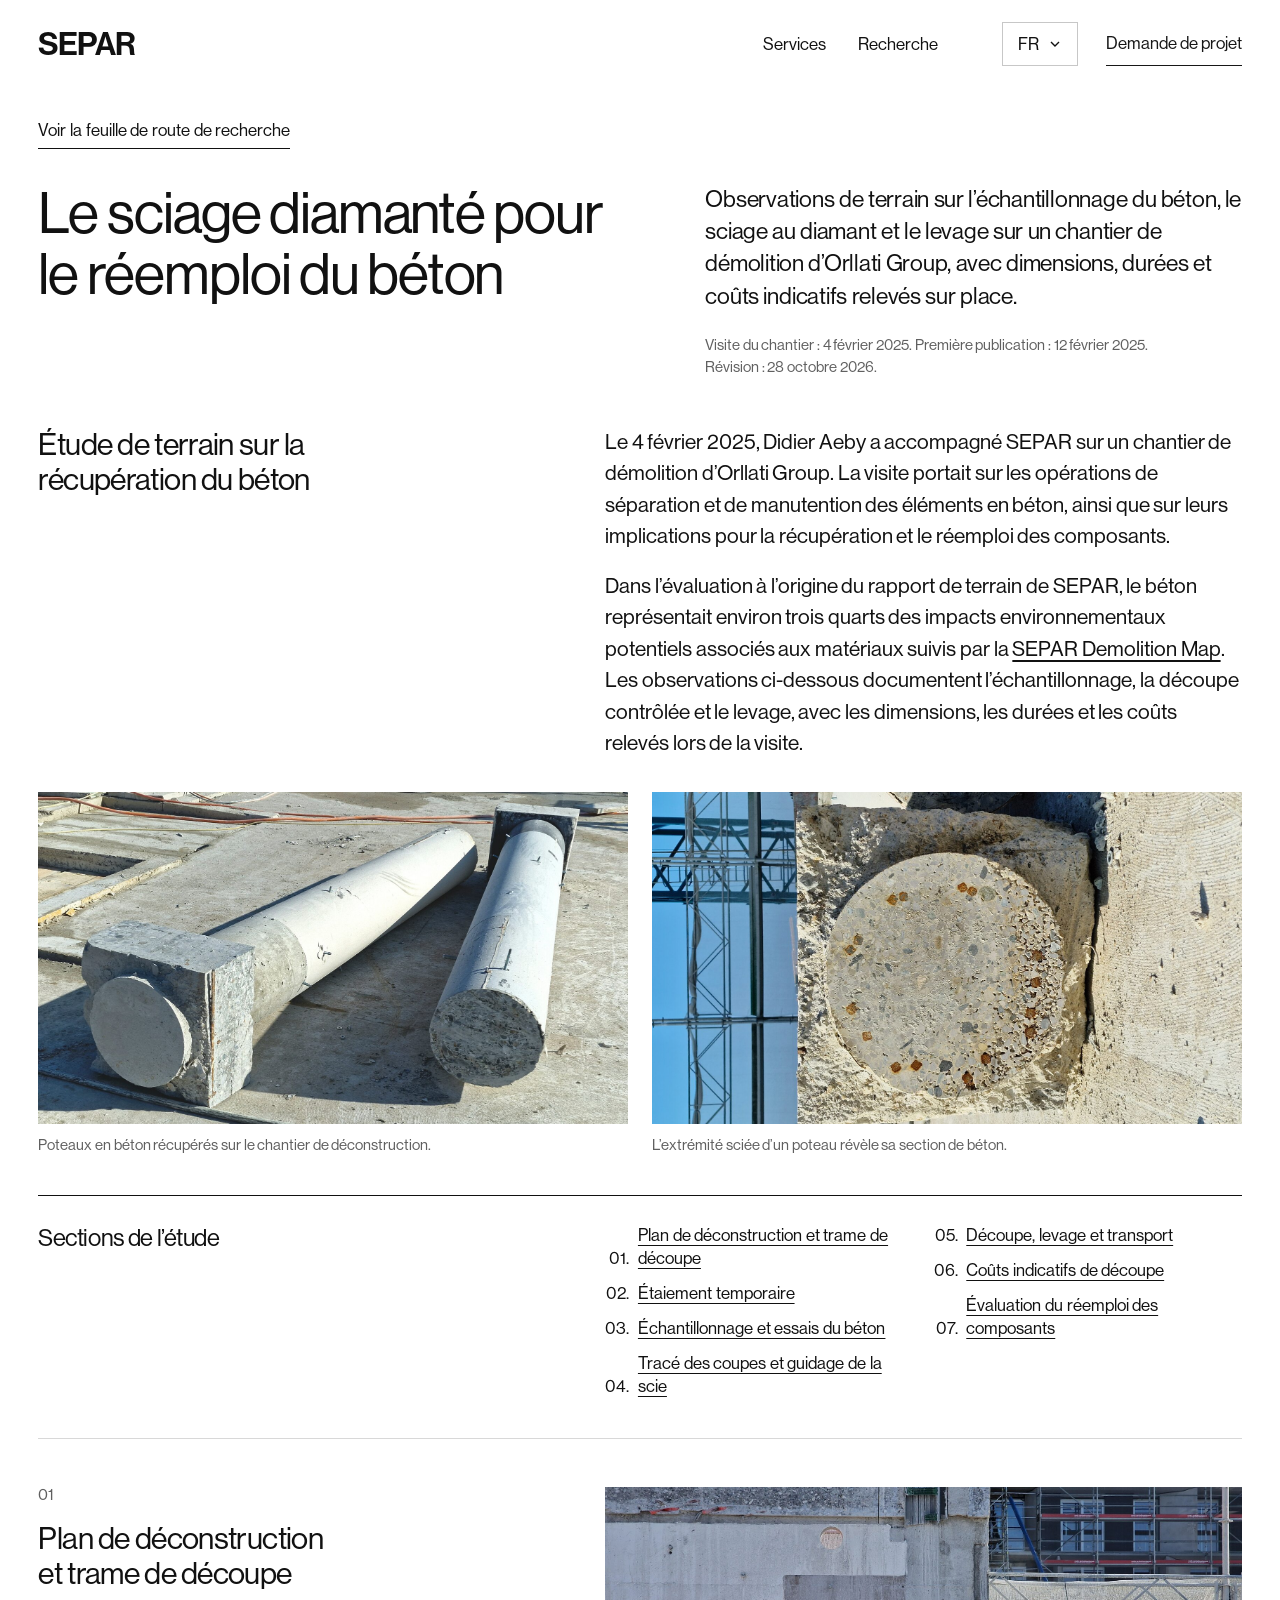
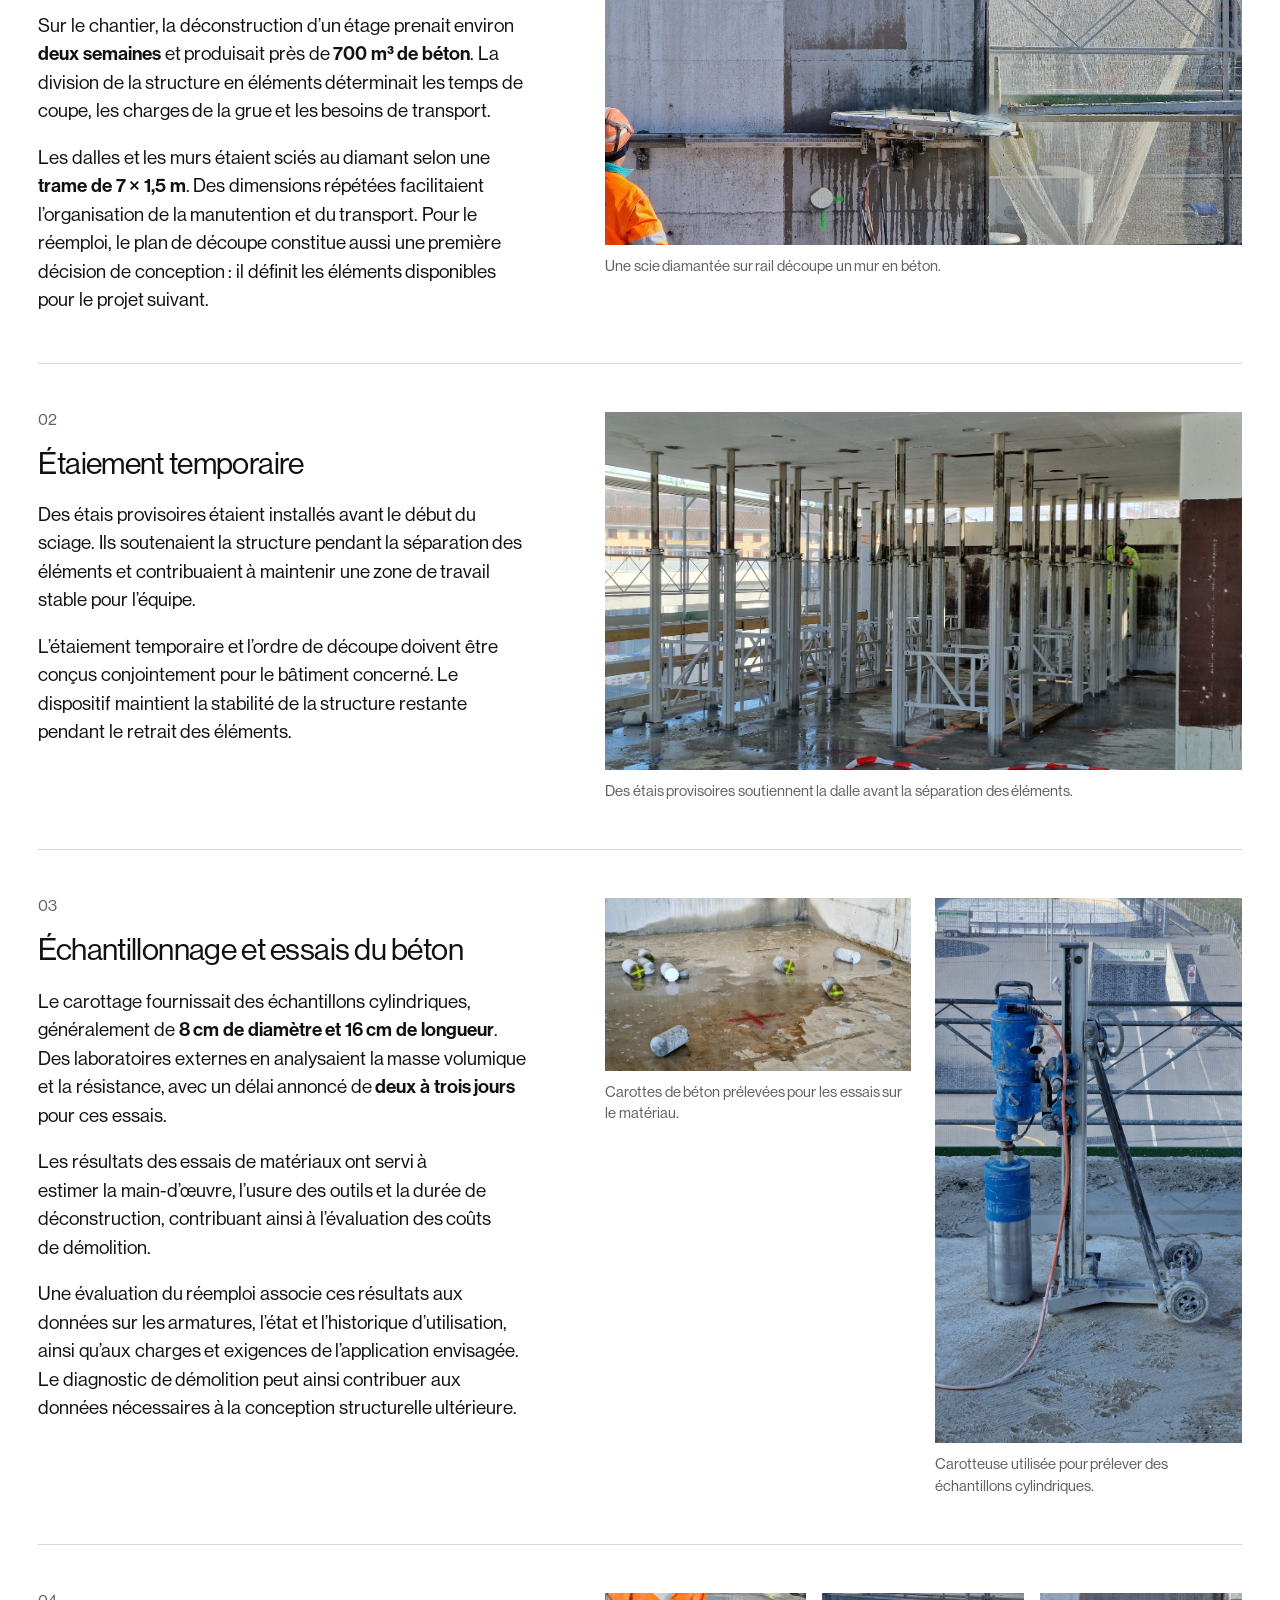
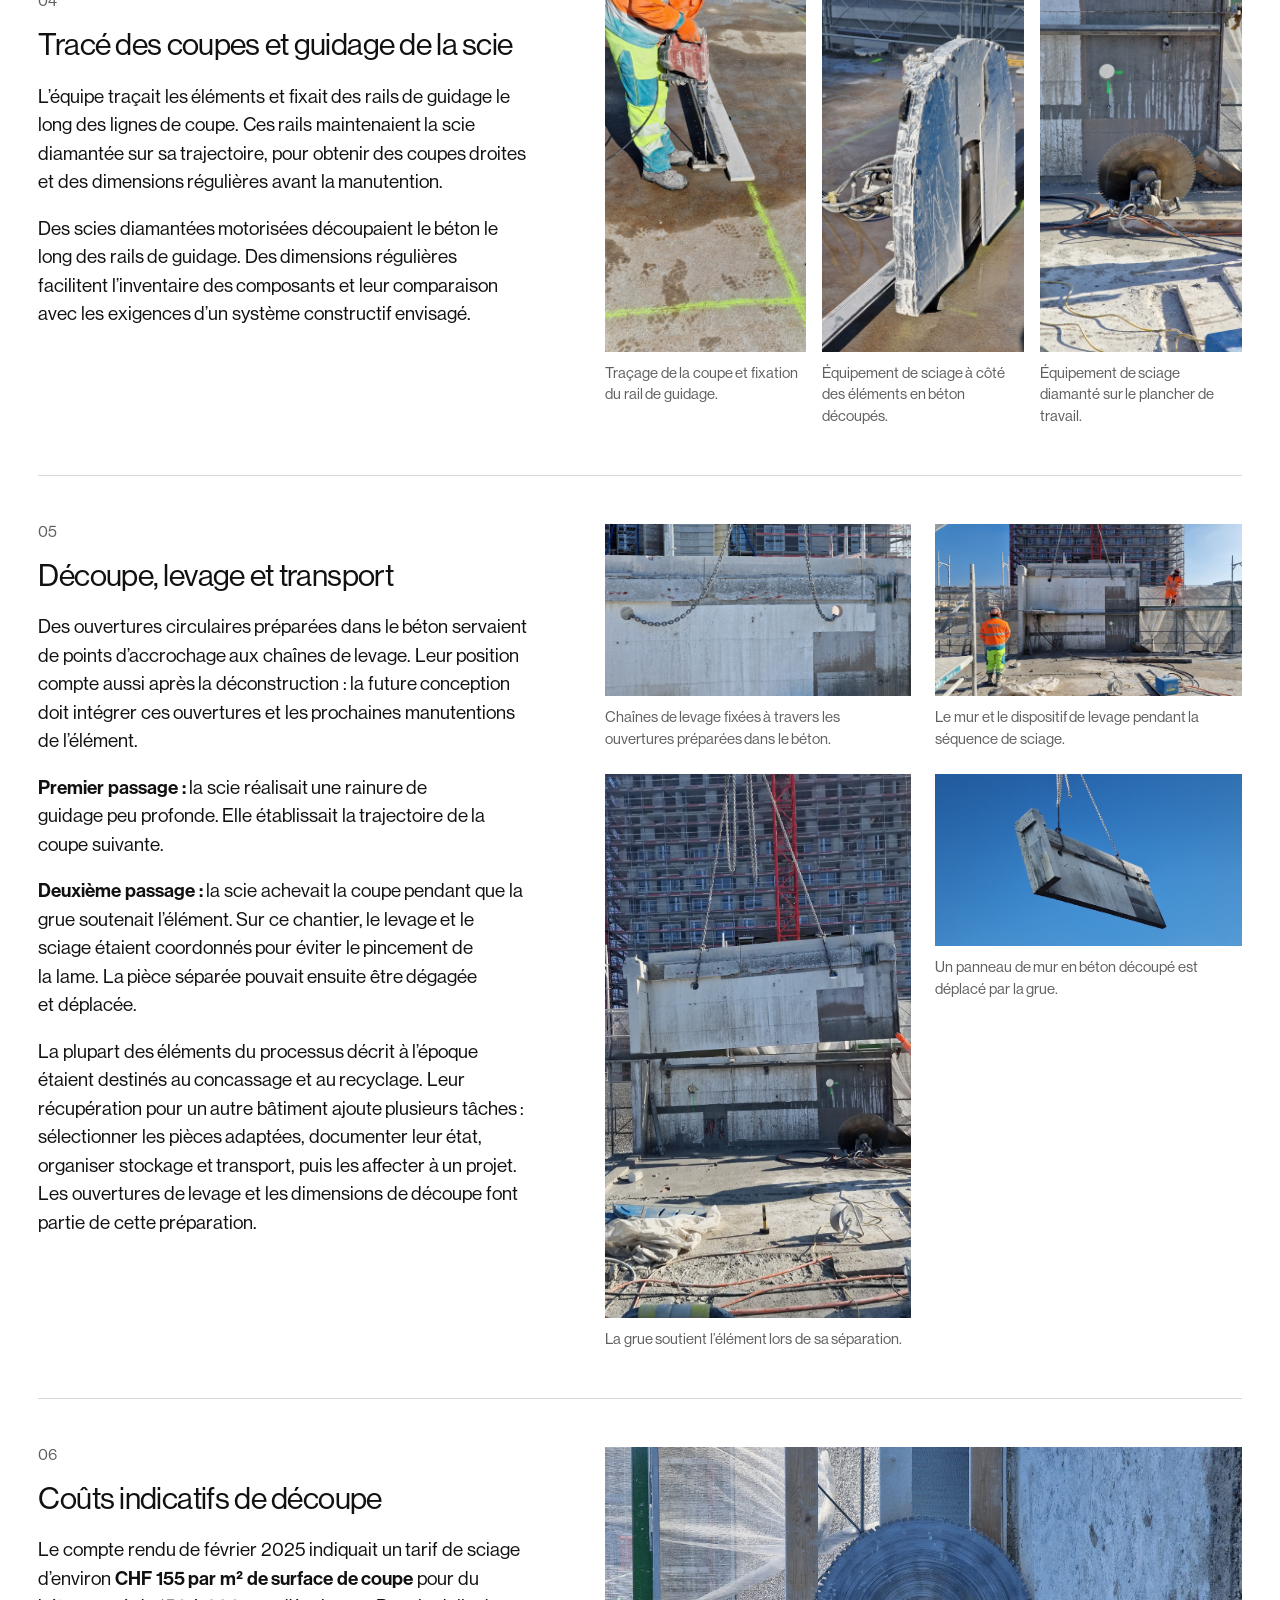
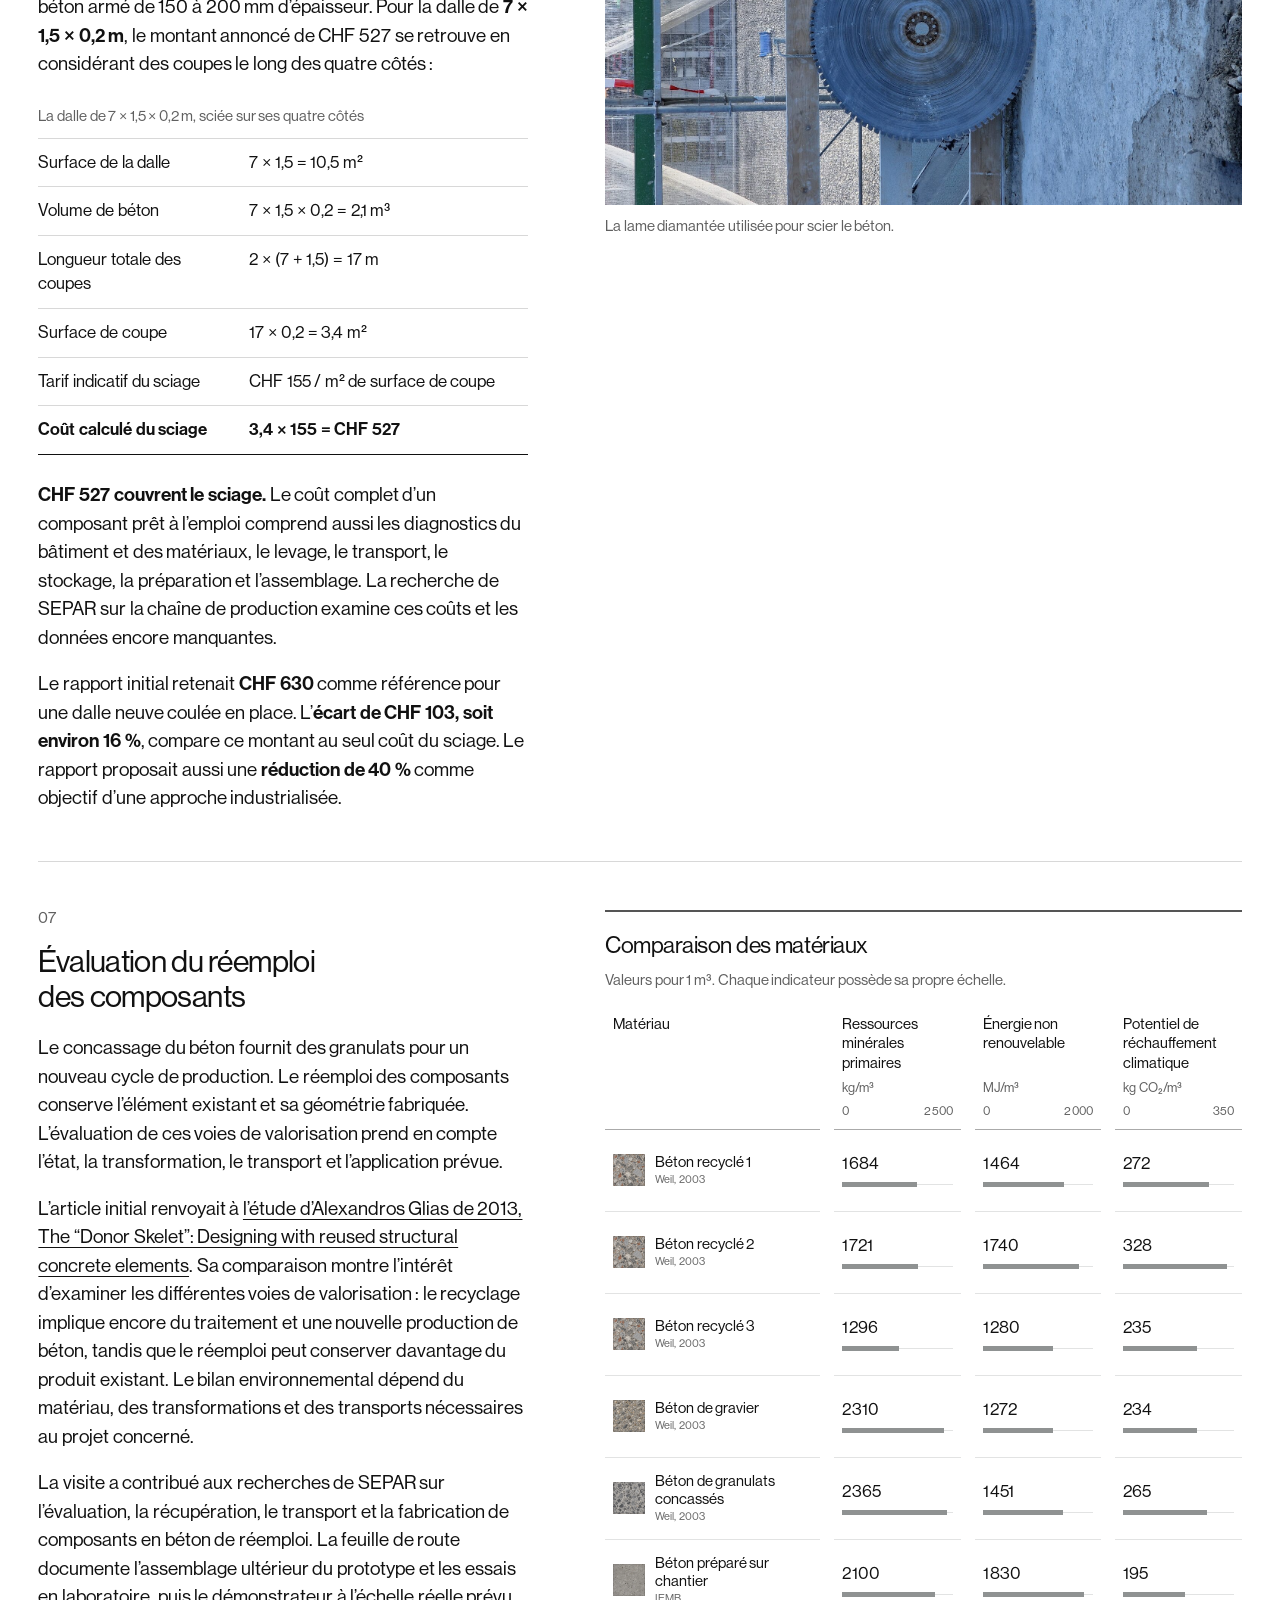
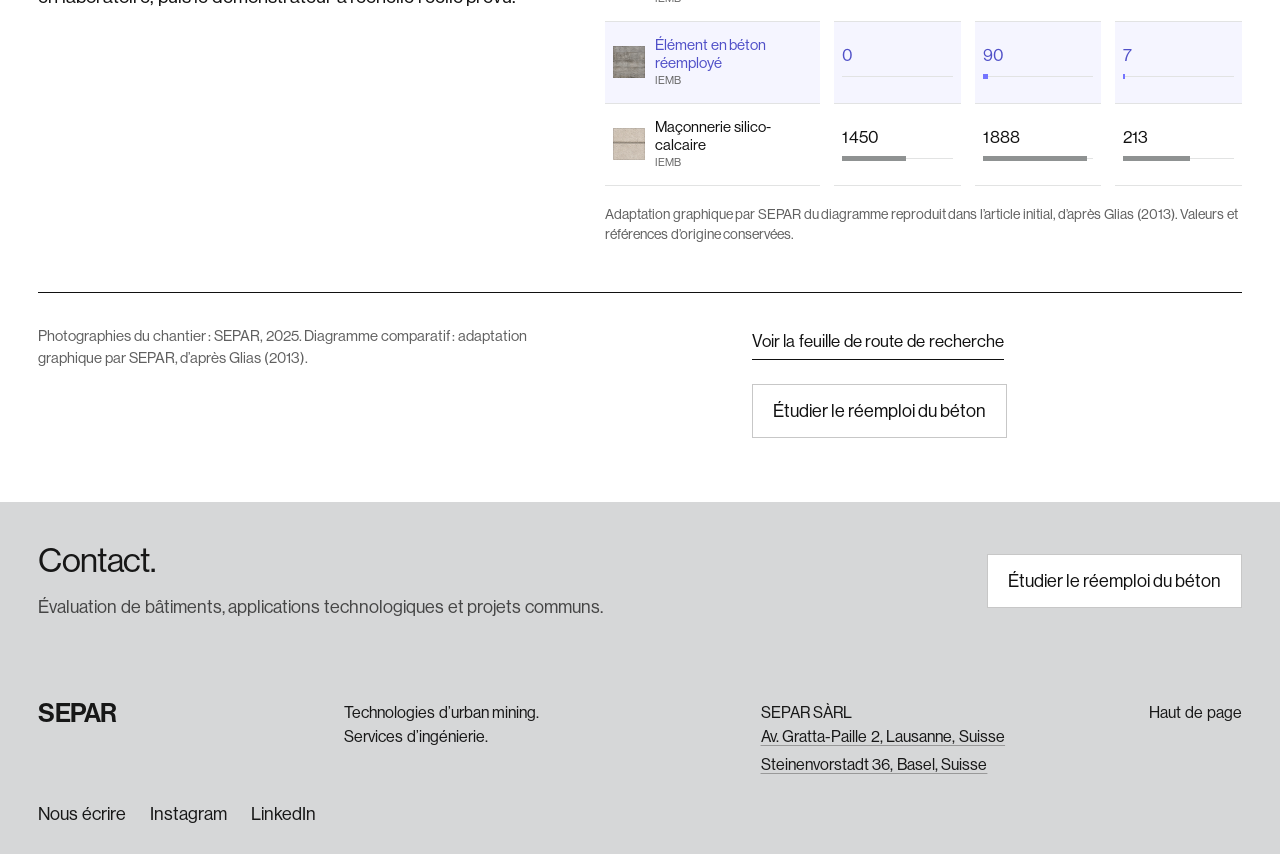
<file: fr/reuseconrete.html>
<!doctype html>
<html lang="fr"><head>
    <meta charset="UTF-8">
    <meta name="viewport" content="width=device-width, initial-scale=1">
    <meta name="theme-color" content="#ffffff">
    <meta name="description" content="Observations de terrain sur l’échantillonnage du béton, le sciage au diamant et le levage sur un chantier de démolition d’Orllati Group, avec dimensions, durées et coûts indicatifs relevés sur place.">
    <meta property="og:title" content="Le sciage diamanté pour le réemploi du béton — SEPAR">
    <meta property="og:description" content="Observations de terrain sur l’échantillonnage du béton, le sciage au diamant et le levage sur un chantier de démolition d’Orllati Group, avec dimensions, durées et coûts indicatifs relevés sur place.">
    <meta property="og:type" content="article">

    <title>Le sciage diamanté pour le réemploi du béton — SEPAR</title>
    <link rel="icon" type="image/svg+xml" href="/assets/favicon.svg?v=spr-20261028">
    <link rel="stylesheet" href="/styles.css?v=20261028-interface-2">
    <script src="/content.js" defer=""></script>
    <script src="/assets/material-comparison-copy.js?v=20261029-1" defer=""></script>
    <script src="/assets/contact-copy.js?v=activity-20261030" defer=""></script>
    <script src="/assets/search-runtime.js?v=20261029-search1" defer=""></script><script src="/app.js?v=20261029-search1" defer=""></script>
    <script src="/assets/contact-forms.js?v=20261029-admin1" defer=""></script>
    <link rel="stylesheet" href="/assets/type-scale.css?v=20261028-1">
  <link rel="stylesheet" href="/assets/interface-refinements.css?v=20261029-search1">
  <link rel="stylesheet" href="/assets/reference-links.css?v=20261028-1">
<link rel="stylesheet" href="/assets/contact-forms.css?v=20261028-forms-1">
<link rel="stylesheet" href="/assets/material-comparison.css?v=20261029-2">
<script src="/assets/site-metrics.js?v=20261029-search1" defer=""></script>
<meta property="og:url" content="https://separ.ch/fr/reuseconrete.html"><meta property="og:locale" content="fr_CH"><meta property="og:site_name" content="SEPAR"><meta property="og:image" content="https://separ.ch/assets/concrete-step-01.jpg"><meta property="og:image:alt" content="Le sciage diamanté pour le réemploi du béton"><meta name="twitter:card" content="summary_large_image"><meta name="twitter:title" content="Le sciage diamanté pour le réemploi du béton — SEPAR"><meta name="twitter:description" content="Observations de terrain sur l’échantillonnage du béton, le sciage au diamant et le levage sur un chantier de démolition d’Orllati Group, avec dimensions, durées et coûts indicatifs relevés sur place."><meta name="twitter:image" content="https://separ.ch/assets/concrete-step-01.jpg"><meta name="robots" content="index, follow, max-image-preview:large"><link rel="canonical" href="https://separ.ch/fr/reuseconrete.html"><link rel="alternate" hreflang="en" href="https://separ.ch/reuseconrete.html"><link rel="alternate" hreflang="de" href="https://separ.ch/de/reuseconrete.html"><link rel="alternate" hreflang="fr" href="https://separ.ch/fr/reuseconrete.html"><link rel="alternate" hreflang="it" href="https://separ.ch/it/reuseconrete.html"><link rel="alternate" hreflang="x-default" href="https://separ.ch/reuseconrete.html"><script id="separ-schema" type="application/ld+json">{"@context":"https://schema.org","@graph":[{"@type":"Organization","@id":"https://separ.ch/#organization","name":"SEPAR","url":"https://separ.ch/","email":"separ@separ.ch","foundingDate":"2024","address":[{"@type":"PostalAddress","streetAddress":"Av. Gratta-Paille 2","addressLocality":"Lausanne","addressCountry":"CH"},{"@type":"PostalAddress","streetAddress":"Steinenvorstadt 36","addressLocality":"Basel","addressCountry":"CH"}],"sameAs":["https://www.instagram.com/demolition.ch/","https://www.linkedin.com/company/separch/"]},{"@type":"WebSite","@id":"https://separ.ch/#website","url":"https://separ.ch/","name":"SEPAR","publisher":{"@id":"https://separ.ch/#organization"},"inLanguage":["en","de","fr","it"]},{"@type":"WebPage","@id":"https://separ.ch/fr/reuseconrete.html#page","url":"https://separ.ch/fr/reuseconrete.html","name":"Le sciage diamanté pour le réemploi du béton — SEPAR","description":"Observations de terrain sur l’échantillonnage du béton, le sciage au diamant et le levage sur un chantier de démolition d’Orllati Group, avec dimensions, durées et coûts indicatifs relevés sur place.","inLanguage":"fr","isPartOf":{"@id":"https://separ.ch/#website"},"about":{"@id":"https://separ.ch/#organization"}},{"@type":"Article","@id":"https://separ.ch/fr/reuseconrete.html#article","headline":"Le sciage diamanté pour le réemploi du béton","description":"Observations de terrain sur l’échantillonnage du béton, le sciage au diamant et le levage sur un chantier de démolition d’Orllati Group, avec dimensions, durées et coûts indicatifs relevés sur place.","inLanguage":"fr","mainEntityOfPage":{"@id":"https://separ.ch/fr/reuseconrete.html#page"},"author":{"@id":"https://separ.ch/#organization"},"publisher":{"@id":"https://separ.ch/#organization"},"datePublished":"2025-02-12","dateModified":"2026-10-28","image":[{"@type":"ImageObject","url":"https://separ.ch/assets/concrete-step-01.jpg","caption":"Poteaux en béton récupérés sur le chantier de déconstruction.","creditText":"SEPAR, 2025","creator":{"@id":"https://separ.ch/#organization"}},{"@type":"ImageObject","url":"https://separ.ch/assets/concrete-step-02.jpg","caption":"L’extrémité sciée d’un poteau révèle sa section de béton.","creditText":"SEPAR, 2025","creator":{"@id":"https://separ.ch/#organization"}},{"@type":"ImageObject","url":"https://separ.ch/assets/concrete-step-03.jpg","caption":"Une scie diamantée sur rail découpe un mur en béton.","creditText":"SEPAR, 2025","creator":{"@id":"https://separ.ch/#organization"}},{"@type":"ImageObject","url":"https://separ.ch/assets/concrete-step-04.jpg","caption":"Des étais provisoires soutiennent la dalle avant la séparation des éléments.","creditText":"SEPAR, 2025","creator":{"@id":"https://separ.ch/#organization"}},{"@type":"ImageObject","url":"https://separ.ch/assets/concrete-step-05.jpg","caption":"Carottes de béton prélevées pour les essais sur le matériau.","creditText":"SEPAR, 2025","creator":{"@id":"https://separ.ch/#organization"}},{"@type":"ImageObject","url":"https://separ.ch/assets/concrete-step-06.jpg","caption":"Carotteuse utilisée pour prélever des échantillons cylindriques.","creditText":"SEPAR, 2025","creator":{"@id":"https://separ.ch/#organization"}},{"@type":"ImageObject","url":"https://separ.ch/assets/concrete-step-07.jpg","caption":"Traçage de la coupe et fixation du rail de guidage.","creditText":"SEPAR, 2025","creator":{"@id":"https://separ.ch/#organization"}},{"@type":"ImageObject","url":"https://separ.ch/assets/concrete-step-08.jpg","caption":"Équipement de sciage à côté des éléments en béton découpés.","creditText":"SEPAR, 2025","creator":{"@id":"https://separ.ch/#organization"}},{"@type":"ImageObject","url":"https://separ.ch/assets/concrete-step-09.png","caption":"Équipement de sciage diamanté sur le plancher de travail.","creditText":"SEPAR, 2025","creator":{"@id":"https://separ.ch/#organization"}},{"@type":"ImageObject","url":"https://separ.ch/assets/concrete-step-10.jpg","caption":"Chaînes de levage fixées à travers les ouvertures préparées dans le béton.","creditText":"SEPAR, 2025","creator":{"@id":"https://separ.ch/#organization"}},{"@type":"ImageObject","url":"https://separ.ch/assets/concrete-step-11.jpg","caption":"Le mur et le dispositif de levage pendant la séquence de sciage.","creditText":"SEPAR, 2025","creator":{"@id":"https://separ.ch/#organization"}},{"@type":"ImageObject","url":"https://separ.ch/assets/concrete-step-12.jpg","caption":"La grue soutient l’élément lors de sa séparation.","creditText":"SEPAR, 2025","creator":{"@id":"https://separ.ch/#organization"}},{"@type":"ImageObject","url":"https://separ.ch/assets/concrete-step-13.jpg","caption":"Un panneau de mur en béton découpé est déplacé par la grue.","creditText":"SEPAR, 2025","creator":{"@id":"https://separ.ch/#organization"}},{"@type":"ImageObject","url":"https://separ.ch/assets/concrete-step-14.jpg","caption":"La lame diamantée utilisée pour scier le béton.","creditText":"SEPAR, 2025","creator":{"@id":"https://separ.ch/#organization"}}]}]}</script><script id="separ-search-config" type="application/json">{"article":true,"english":{"skip":"Skip to content","navAudit":"Services","navResearch":"Research","language":"Language","enquiryGeneral":"Project enquiry","articleBack":"View the research roadmap","articleTitle":"Diamond sawing for concrete reuse","articleLead":"Field observations of concrete sampling, diamond sawing and lifting at an Orllati Group demolition site, with recorded dimensions, operating times and indicative costs.","articleDates":"Field visit: 4 February 2025. First published: 12 February 2025. Revised: 28 October 2026.","articleIntroTitle":"Field study of concrete recovery","articleIntro1":"On 4 February 2025, Didier Aeby guided SEPAR through an Orllati Group demolition site. The visit examined the operations involved in separating and handling concrete elements, and their implications for component recovery and reuse.","articleIntro2":"In the assessment underlying SEPAR’s original field report, concrete accounted for around three quarters of the potential environmental impact associated with materials tracked by the \u003ca href=\"https://demolition.separ.ch/\" target=\"_blank\" rel=\"noopener noreferrer\">SEPAR Demolition Map\u003c/a>. The observations below document sampling, controlled cutting and lifting, together with the dimensions, timing and costs recorded during the visit.","articleImage1Caption":"Concrete columns recovered on the demolition site.","articleImage2Caption":"A cut column end exposes the concrete cross-section.","articleTocTitle":"Study sections","articleStep1Title":"Dismantling plan and cutting grid","articleStep2Title":"Temporary structural support","articleStep3Title":"Concrete sampling and testing","articleStep4Title":"Cutting layout and saw guidance","articleStep5Title":"Cutting, lifting and transport","articleStep6Title":"Indicative cutting costs","articleStep7Title":"Assessment for component reuse","articleStep1P1":"At the site, dismantling one floor took approximately \u003cstrong>two weeks\u003c/strong> and generated around \u003cstrong>700 m³ of concrete\u003c/strong>. The division of the structure into elements determined cutting time, crane loads and transport requirements.","articleStep1P2":"Slabs and walls were cut with diamond saws according to a predefined \u003cstrong>7 × 1.5 m grid\u003c/strong>. Repeated dimensions made handling and transport easier to organise. For reuse, the cutting plan is also an early design decision: it defines the elements that will be available to the next project.","articleImage3Caption":"A rail-mounted diamond saw cutting a concrete wall.","articleStep2P1":"Temporary props were installed before cutting began. They supported the structure while individual pieces were separated and helped maintain a stable working area for the team.","articleStep2P2":"Temporary support and the cutting sequence must be designed together for the building concerned. The arrangement maintains the stability of the remaining structure while individual elements are removed.","articleImage4Caption":"Temporary props support the slab before elements are separated.","articleStep3P1":"Core drilling produced cylindrical samples, typically \u003cstrong>8 cm in diameter and 16 cm long\u003c/strong>. External laboratories analysed density and strength, with a reported turnaround of \u003cstrong>two to three days\u003c/strong> for these tests.","articleStep3P2":"Material test results informed estimates of labour, tool wear and dismantling time, providing inputs to the demolition cost assessment.","articleStep3P3":"A reuse assessment combines these results with information on reinforcement, condition and service history, and with the loads and requirements of the proposed application. The demolition survey can therefore contribute to the evidence required for subsequent structural design.","articleImage5Caption":"Concrete cores extracted for material testing.","articleImage6Caption":"Core-drilling equipment used to take cylindrical samples.","articleStep4P1":"The team marked out the pieces and fixed guide rails along the cutting lines. The rails kept the diamond saw on course, producing straight cuts and consistent dimensions for the next handling operation.","articleStep4P2":"Powered diamond saws cut through the concrete along the guide rails. Consistent dimensions facilitate component inventories and comparison with the requirements of a proposed construction system.","articleImage7Caption":"Marking the cut and fixing the guide rail.","articleImage8Caption":"Saw equipment beside the cut concrete elements.","articleImage9Caption":"Diamond-saw equipment on the working floor.","articleStep5P1":"Circular holes prepared in the concrete provided attachment points for lifting chains. Their location matters beyond the demolition site: a future design has to account for these openings and for the way the element will be handled again.","articleStep5P2":"\u003cstrong>First pass:\u003c/strong> the saw formed a shallow guide groove. This established the path for the deeper cut.","articleStep5P3":"\u003cstrong>Second pass:\u003c/strong> the saw completed the cut while the crane supported the element. On this site, the lifting and cutting operations were coordinated to keep the blade from becoming trapped. The separated piece could then be lifted clear and moved.","articleStep5P4":"Most of the elements in the workflow described at the time were destined for crushing and recycling. Recovery for another building brings further tasks into the sequence: selecting suitable pieces, recording their condition, arranging storage and transport, and matching them to a project. The lifting holes and cut dimensions are part of that planning.","articleImage10Caption":"Lifting chains attached through prepared openings in the concrete.","articleImage11Caption":"The wall and lifting arrangement during the cutting sequence.","articleImage12Caption":"The crane supports the element as it is separated.","articleImage13Caption":"A cut concrete wall panel being moved by crane.","articleStep6P1":"The February 2025 field report recorded an indicative cutting rate of \u003cstrong>CHF 155 per m² of cut surface\u003c/strong> for reinforced concrete 150–200 mm thick. For the example slab, \u003cstrong>7 × 1.5 × 0.2 m\u003c/strong>, the reported CHF 527 can be reconstructed by allowing for cuts along all four edges:","articleCostCaption":"The 7 × 1.5 × 0.2 m slab, with cuts along four edges","articleCostLabel1":"Slab area","articleCostValue1":"7 × 1.5 = 10.5 m²","articleCostLabel2":"Concrete volume","articleCostValue2":"7 × 1.5 × 0.2 = 2.1 m³","articleCostLabel3":"Total cutting length","articleCostValue3":"2 × (7 + 1.5) = 17 m","articleCostLabel4":"Cut surface","articleCostValue4":"17 × 0.2 = 3.4 m²","articleCostLabel5":"Indicative cutting rate","articleCostValue5":"CHF 155 / m² of cut surface","articleCostLabel6":"Calculated cutting cost","articleCostValue6":"3.4 × 155 = CHF 527","articleStep6P3":"\u003cstrong>CHF 527 covers cutting.\u003c/strong> The full cost of a component ready for use also includes building and material assessment, lifting, transport, storage, preparation and assembly. SEPAR’s production-chain research examines these costs and the gaps in the available data.","articleStep6P2":"The original report used \u003cstrong>CHF 630\u003c/strong> as the comparator for a new in-situ slab. The \u003cstrong>CHF 103 difference, around 16%\u003c/strong>, compares that figure with cutting alone. The report also proposed a \u003cstrong>40% reduction\u003c/strong> as a target for an industrialised approach.","articleImage14Caption":"The diamond blade used for concrete cutting.","articleStep7P1":"Crushing concrete supplies aggregate for a subsequent production cycle. Component reuse retains the existing element and its manufactured geometry. Assessing these recovery routes requires consideration of condition, processing, transport and the intended application.","articleStep7P2":"The original article referred to \u003ca href=\"https://repository.tudelft.nl/record/uuid:20002372-1d7d-4824-8217-bdff4b60ecb5\" target=\"_blank\" rel=\"noopener noreferrer\">Alexandros Glias’s 2013 study, \u003cem>The “Donor Skelet”: Designing with reused structural concrete elements\u003c/em>\u003c/a>. Its comparison illustrates why recovery routes deserve examination: recycling still involves processing and new concrete production, while component reuse can retain more of the existing product. The environmental result depends on the material, processing and transport needed for the specific project.","articleStep7P3":"The visit informed SEPAR’s research into the assessment, recovery, transport and fabrication of reclaimed-concrete components. The development roadmap documents subsequent prototype assembly and laboratory testing, followed by the planned full-scale demonstrator.","impactTitle":"Material comparison","impactBasis":"Figures per 1 m³. Each indicator has its own scale.","impactMaterial":"Material","impactRow1":"Recycled concrete 1","impactRow2":"Recycled concrete 2","impactRow3":"Recycled concrete 3","impactRow4":"Gravel concrete","impactRow5":"Crushed-stone concrete","impactRow6":"Site-mixed concrete","impactRow7":"Reused concrete component","impactRow8":"Sand-lime masonry","impactMetric1":"Primary mineral resources","impactMetric2":"Non-renewable energy","impactMetric3":"Global warming potential","articleImage15Caption":"Graphic adaptation by SEPAR of the diagram reproduced in the original article, citing Glias (2013). Original values and references retained.","articleCredit":"Site photographs: SEPAR, 2025. Comparison diagram: graphic adaptation by SEPAR, after Glias (2013).","enquiryAdvisory":"Discuss concrete reuse","contactHeading":"Contact.","contactBody":"Building assessments, material recovery and research collaboration.","footerTag":"Urban-mining technologies.\u003cbr>Engineering services.","officeLausanne":"Av. Gratta-Paille 2, Lausanne, Switzerland","officeBasel":"Steinenvorstadt 36, Basel, Switzerland","backTop":"Back to top","emailUs":"Email us","enquiryTopic":"Your enquiry","enquiryName":"Name (optional)","enquiryEmail":"Email","enquiryPhone":"Phone (optional)","enquiryOrganisation":"Organisation (optional)","enquiryPrivacy":"SEPAR uses your details to respond to this enquiry.","enquiryPrivacyLink":"Privacy information","enquirySend":"Send enquiry","enquirySuccess":"Thank you. Your enquiry has been sent to SEPAR. We will reply using the contact details you provided.","enquiryDone":"Close","privacy":"Privacy &amp; site information","privacyBody":"SEPAR measures daily totals of page requests and selected actions, with broad source, country and device categories. A short security check separates suspected automated requests from page views and clicks that pass our checks. Requests are held with their network address for a two-minute checking window, normally processed within three minutes; the temporary association is then deleted. Delayed records are cleared by the next successful cleanup. Final statistics contain aggregate totals. We use no analytics cookies or persistent visitor identifiers and respect Do Not Track and Global Privacy Control. Your language choice is saved in your browser. Cloudflare processes requests and protects the site. Separate security records contain IP addresses and request history without automatic expiry; they are used for protection and traffic-quality checks and are kept separate from enquiries. Enquiry forms securely store your contact details, message and project context in SEPAR’s Cloudflare database and notify our email inbox. SEPAR uses this correspondence to respond and manage your project. Administrator sign-in uses essential authentication cookies. Staff browsers may also retain a constant preference cookie that excludes their activity from statistics. \u003ca href=\"https://www.cloudflare.com/privacypolicy/\" target=\"_blank\" rel=\"noopener noreferrer\">Cloudflare privacy policy\u003c/a>.","privacyContact":"For questions about your data, use the enquiry form or the Email us link at the bottom of the page.","navLabel":"Main navigation","openMenu":"Open menu","mobileNav":"Mobile navigation","close":"Close","copied":"Email address copied.","copyFailed":"Please select and copy: separ@separ.ch","closeMenu":"Close menu","pageTitle":"SEPAR — Urban mining, material assessments and concrete reuse","metaDescription":"Building material inventories, portfolio and lending-risk assessments, territorial urban-mining strategies and concrete reuse research. SEPAR, Switzerland."},"pages":{"en":{"title":"Diamond sawing for concrete reuse — SEPAR","description":"Field observations of concrete sampling, diamond sawing and lifting at an Orllati Group demolition site, with recorded dimensions, operating times and indicative costs.","url":"https://separ.ch/reuseconrete.html","locale":"en_GB","schema":{"@context":"https://schema.org","@graph":[{"@type":"Organization","@id":"https://separ.ch/#organization","name":"SEPAR","url":"https://separ.ch/","email":"separ@separ.ch","foundingDate":"2024","address":[{"@type":"PostalAddress","streetAddress":"Av. Gratta-Paille 2","addressLocality":"Lausanne","addressCountry":"CH"},{"@type":"PostalAddress","streetAddress":"Steinenvorstadt 36","addressLocality":"Basel","addressCountry":"CH"}],"sameAs":["https://www.instagram.com/demolition.ch/","https://www.linkedin.com/company/separch/"]},{"@type":"WebSite","@id":"https://separ.ch/#website","url":"https://separ.ch/","name":"SEPAR","publisher":{"@id":"https://separ.ch/#organization"},"inLanguage":["en","de","fr","it"]},{"@type":"WebPage","@id":"https://separ.ch/reuseconrete.html#page","url":"https://separ.ch/reuseconrete.html","name":"Diamond sawing for concrete reuse — SEPAR","description":"Field observations of concrete sampling, diamond sawing and lifting at an Orllati Group demolition site, with recorded dimensions, operating times and indicative costs.","inLanguage":"en","isPartOf":{"@id":"https://separ.ch/#website"},"about":{"@id":"https://separ.ch/#organization"}},{"@type":"Article","@id":"https://separ.ch/reuseconrete.html#article","headline":"Diamond sawing for concrete reuse","description":"Field observations of concrete sampling, diamond sawing and lifting at an Orllati Group demolition site, with recorded dimensions, operating times and indicative costs.","inLanguage":"en","mainEntityOfPage":{"@id":"https://separ.ch/reuseconrete.html#page"},"author":{"@id":"https://separ.ch/#organization"},"publisher":{"@id":"https://separ.ch/#organization"},"datePublished":"2025-02-12","dateModified":"2026-10-28","image":[{"@type":"ImageObject","url":"https://separ.ch/assets/concrete-step-01.jpg","caption":"Concrete columns recovered on the demolition site.","creditText":"SEPAR, 2025","creator":{"@id":"https://separ.ch/#organization"}},{"@type":"ImageObject","url":"https://separ.ch/assets/concrete-step-02.jpg","caption":"A cut column end exposes the concrete cross-section.","creditText":"SEPAR, 2025","creator":{"@id":"https://separ.ch/#organization"}},{"@type":"ImageObject","url":"https://separ.ch/assets/concrete-step-03.jpg","caption":"A rail-mounted diamond saw cutting a concrete wall.","creditText":"SEPAR, 2025","creator":{"@id":"https://separ.ch/#organization"}},{"@type":"ImageObject","url":"https://separ.ch/assets/concrete-step-04.jpg","caption":"Temporary props support the slab before elements are separated.","creditText":"SEPAR, 2025","creator":{"@id":"https://separ.ch/#organization"}},{"@type":"ImageObject","url":"https://separ.ch/assets/concrete-step-05.jpg","caption":"Concrete cores extracted for material testing.","creditText":"SEPAR, 2025","creator":{"@id":"https://separ.ch/#organization"}},{"@type":"ImageObject","url":"https://separ.ch/assets/concrete-step-06.jpg","caption":"Core-drilling equipment used to take cylindrical samples.","creditText":"SEPAR, 2025","creator":{"@id":"https://separ.ch/#organization"}},{"@type":"ImageObject","url":"https://separ.ch/assets/concrete-step-07.jpg","caption":"Marking the cut and fixing the guide rail.","creditText":"SEPAR, 2025","creator":{"@id":"https://separ.ch/#organization"}},{"@type":"ImageObject","url":"https://separ.ch/assets/concrete-step-08.jpg","caption":"Saw equipment beside the cut concrete elements.","creditText":"SEPAR, 2025","creator":{"@id":"https://separ.ch/#organization"}},{"@type":"ImageObject","url":"https://separ.ch/assets/concrete-step-09.png","caption":"Diamond-saw equipment on the working floor.","creditText":"SEPAR, 2025","creator":{"@id":"https://separ.ch/#organization"}},{"@type":"ImageObject","url":"https://separ.ch/assets/concrete-step-10.jpg","caption":"Lifting chains attached through prepared openings in the concrete.","creditText":"SEPAR, 2025","creator":{"@id":"https://separ.ch/#organization"}},{"@type":"ImageObject","url":"https://separ.ch/assets/concrete-step-11.jpg","caption":"The wall and lifting arrangement during the cutting sequence.","creditText":"SEPAR, 2025","creator":{"@id":"https://separ.ch/#organization"}},{"@type":"ImageObject","url":"https://separ.ch/assets/concrete-step-12.jpg","caption":"The crane supports the element as it is separated.","creditText":"SEPAR, 2025","creator":{"@id":"https://separ.ch/#organization"}},{"@type":"ImageObject","url":"https://separ.ch/assets/concrete-step-13.jpg","caption":"A cut concrete wall panel being moved by crane.","creditText":"SEPAR, 2025","creator":{"@id":"https://separ.ch/#organization"}},{"@type":"ImageObject","url":"https://separ.ch/assets/concrete-step-14.jpg","caption":"The diamond blade used for concrete cutting.","creditText":"SEPAR, 2025","creator":{"@id":"https://separ.ch/#organization"}}]}]}},"de":{"title":"Diamantsägen für die Wiederverwendung von Beton — SEPAR","description":"Baustellenbeobachtungen zu Betonproben, Diamantsägen und Hebevorgängen auf einer Rückbaustelle der Orllati Group, mit dokumentierten Abmessungen, Arbeitszeiten und Richtkosten.","url":"https://separ.ch/de/reuseconrete.html","locale":"de_CH","schema":{"@context":"https://schema.org","@graph":[{"@type":"Organization","@id":"https://separ.ch/#organization","name":"SEPAR","url":"https://separ.ch/","email":"separ@separ.ch","foundingDate":"2024","address":[{"@type":"PostalAddress","streetAddress":"Av. Gratta-Paille 2","addressLocality":"Lausanne","addressCountry":"CH"},{"@type":"PostalAddress","streetAddress":"Steinenvorstadt 36","addressLocality":"Basel","addressCountry":"CH"}],"sameAs":["https://www.instagram.com/demolition.ch/","https://www.linkedin.com/company/separch/"]},{"@type":"WebSite","@id":"https://separ.ch/#website","url":"https://separ.ch/","name":"SEPAR","publisher":{"@id":"https://separ.ch/#organization"},"inLanguage":["en","de","fr","it"]},{"@type":"WebPage","@id":"https://separ.ch/de/reuseconrete.html#page","url":"https://separ.ch/de/reuseconrete.html","name":"Diamantsägen für die Wiederverwendung von Beton — SEPAR","description":"Baustellenbeobachtungen zu Betonproben, Diamantsägen und Hebevorgängen auf einer Rückbaustelle der Orllati Group, mit dokumentierten Abmessungen, Arbeitszeiten und Richtkosten.","inLanguage":"de","isPartOf":{"@id":"https://separ.ch/#website"},"about":{"@id":"https://separ.ch/#organization"}},{"@type":"Article","@id":"https://separ.ch/de/reuseconrete.html#article","headline":"Diamantsägen für die Wiederverwendung von Beton","description":"Baustellenbeobachtungen zu Betonproben, Diamantsägen und Hebevorgängen auf einer Rückbaustelle der Orllati Group, mit dokumentierten Abmessungen, Arbeitszeiten und Richtkosten.","inLanguage":"de","mainEntityOfPage":{"@id":"https://separ.ch/de/reuseconrete.html#page"},"author":{"@id":"https://separ.ch/#organization"},"publisher":{"@id":"https://separ.ch/#organization"},"datePublished":"2025-02-12","dateModified":"2026-10-28","image":[{"@type":"ImageObject","url":"https://separ.ch/assets/concrete-step-01.jpg","caption":"Auf der Rückbaubaustelle gewonnene Betonstützen.","creditText":"SEPAR, 2025","creator":{"@id":"https://separ.ch/#organization"}},{"@type":"ImageObject","url":"https://separ.ch/assets/concrete-step-02.jpg","caption":"Die Schnittfläche einer Stütze zeigt den Betonquerschnitt.","creditText":"SEPAR, 2025","creator":{"@id":"https://separ.ch/#organization"}},{"@type":"ImageObject","url":"https://separ.ch/assets/concrete-step-03.jpg","caption":"Eine schienengeführte Diamantsäge schneidet eine Betonwand.","creditText":"SEPAR, 2025","creator":{"@id":"https://separ.ch/#organization"}},{"@type":"ImageObject","url":"https://separ.ch/assets/concrete-step-04.jpg","caption":"Temporäre Stützen tragen die Decke vor dem Abtrennen der Elemente.","creditText":"SEPAR, 2025","creator":{"@id":"https://separ.ch/#organization"}},{"@type":"ImageObject","url":"https://separ.ch/assets/concrete-step-05.jpg","caption":"Betonkerne für die Materialprüfung.","creditText":"SEPAR, 2025","creator":{"@id":"https://separ.ch/#organization"}},{"@type":"ImageObject","url":"https://separ.ch/assets/concrete-step-06.jpg","caption":"Kernbohrgerät zur Entnahme zylindrischer Proben.","creditText":"SEPAR, 2025","creator":{"@id":"https://separ.ch/#organization"}},{"@type":"ImageObject","url":"https://separ.ch/assets/concrete-step-07.jpg","caption":"Markieren des Schnitts und Befestigen der Führungsschiene.","creditText":"SEPAR, 2025","creator":{"@id":"https://separ.ch/#organization"}},{"@type":"ImageObject","url":"https://separ.ch/assets/concrete-step-08.jpg","caption":"Sägeausrüstung neben den geschnittenen Betonelementen.","creditText":"SEPAR, 2025","creator":{"@id":"https://separ.ch/#organization"}},{"@type":"ImageObject","url":"https://separ.ch/assets/concrete-step-09.png","caption":"Diamantsäge auf der Arbeitsebene.","creditText":"SEPAR, 2025","creator":{"@id":"https://separ.ch/#organization"}},{"@type":"ImageObject","url":"https://separ.ch/assets/concrete-step-10.jpg","caption":"Hebeketten durch vorbereitete Öffnungen im Beton.","creditText":"SEPAR, 2025","creator":{"@id":"https://separ.ch/#organization"}},{"@type":"ImageObject","url":"https://separ.ch/assets/concrete-step-11.jpg","caption":"Wand und Hebevorrichtung während der Schnittfolge.","creditText":"SEPAR, 2025","creator":{"@id":"https://separ.ch/#organization"}},{"@type":"ImageObject","url":"https://separ.ch/assets/concrete-step-12.jpg","caption":"Der Kran unterstützt das Bauteil beim Abtrennen.","creditText":"SEPAR, 2025","creator":{"@id":"https://separ.ch/#organization"}},{"@type":"ImageObject","url":"https://separ.ch/assets/concrete-step-13.jpg","caption":"Ein gesägtes Betonwandelement wird mit dem Kran bewegt.","creditText":"SEPAR, 2025","creator":{"@id":"https://separ.ch/#organization"}},{"@type":"ImageObject","url":"https://separ.ch/assets/concrete-step-14.jpg","caption":"Das Diamantsägeblatt für den Betonschnitt.","creditText":"SEPAR, 2025","creator":{"@id":"https://separ.ch/#organization"}}]}]}},"fr":{"title":"Le sciage diamanté pour le réemploi du béton — SEPAR","description":"Observations de terrain sur l’échantillonnage du béton, le sciage au diamant et le levage sur un chantier de démolition d’Orllati Group, avec dimensions, durées et coûts indicatifs relevés sur place.","url":"https://separ.ch/fr/reuseconrete.html","locale":"fr_CH","schema":{"@context":"https://schema.org","@graph":[{"@type":"Organization","@id":"https://separ.ch/#organization","name":"SEPAR","url":"https://separ.ch/","email":"separ@separ.ch","foundingDate":"2024","address":[{"@type":"PostalAddress","streetAddress":"Av. Gratta-Paille 2","addressLocality":"Lausanne","addressCountry":"CH"},{"@type":"PostalAddress","streetAddress":"Steinenvorstadt 36","addressLocality":"Basel","addressCountry":"CH"}],"sameAs":["https://www.instagram.com/demolition.ch/","https://www.linkedin.com/company/separch/"]},{"@type":"WebSite","@id":"https://separ.ch/#website","url":"https://separ.ch/","name":"SEPAR","publisher":{"@id":"https://separ.ch/#organization"},"inLanguage":["en","de","fr","it"]},{"@type":"WebPage","@id":"https://separ.ch/fr/reuseconrete.html#page","url":"https://separ.ch/fr/reuseconrete.html","name":"Le sciage diamanté pour le réemploi du béton — SEPAR","description":"Observations de terrain sur l’échantillonnage du béton, le sciage au diamant et le levage sur un chantier de démolition d’Orllati Group, avec dimensions, durées et coûts indicatifs relevés sur place.","inLanguage":"fr","isPartOf":{"@id":"https://separ.ch/#website"},"about":{"@id":"https://separ.ch/#organization"}},{"@type":"Article","@id":"https://separ.ch/fr/reuseconrete.html#article","headline":"Le sciage diamanté pour le réemploi du béton","description":"Observations de terrain sur l’échantillonnage du béton, le sciage au diamant et le levage sur un chantier de démolition d’Orllati Group, avec dimensions, durées et coûts indicatifs relevés sur place.","inLanguage":"fr","mainEntityOfPage":{"@id":"https://separ.ch/fr/reuseconrete.html#page"},"author":{"@id":"https://separ.ch/#organization"},"publisher":{"@id":"https://separ.ch/#organization"},"datePublished":"2025-02-12","dateModified":"2026-10-28","image":[{"@type":"ImageObject","url":"https://separ.ch/assets/concrete-step-01.jpg","caption":"Poteaux en béton récupérés sur le chantier de déconstruction.","creditText":"SEPAR, 2025","creator":{"@id":"https://separ.ch/#organization"}},{"@type":"ImageObject","url":"https://separ.ch/assets/concrete-step-02.jpg","caption":"L’extrémité sciée d’un poteau révèle sa section de béton.","creditText":"SEPAR, 2025","creator":{"@id":"https://separ.ch/#organization"}},{"@type":"ImageObject","url":"https://separ.ch/assets/concrete-step-03.jpg","caption":"Une scie diamantée sur rail découpe un mur en béton.","creditText":"SEPAR, 2025","creator":{"@id":"https://separ.ch/#organization"}},{"@type":"ImageObject","url":"https://separ.ch/assets/concrete-step-04.jpg","caption":"Des étais provisoires soutiennent la dalle avant la séparation des éléments.","creditText":"SEPAR, 2025","creator":{"@id":"https://separ.ch/#organization"}},{"@type":"ImageObject","url":"https://separ.ch/assets/concrete-step-05.jpg","caption":"Carottes de béton prélevées pour les essais sur le matériau.","creditText":"SEPAR, 2025","creator":{"@id":"https://separ.ch/#organization"}},{"@type":"ImageObject","url":"https://separ.ch/assets/concrete-step-06.jpg","caption":"Carotteuse utilisée pour prélever des échantillons cylindriques.","creditText":"SEPAR, 2025","creator":{"@id":"https://separ.ch/#organization"}},{"@type":"ImageObject","url":"https://separ.ch/assets/concrete-step-07.jpg","caption":"Traçage de la coupe et fixation du rail de guidage.","creditText":"SEPAR, 2025","creator":{"@id":"https://separ.ch/#organization"}},{"@type":"ImageObject","url":"https://separ.ch/assets/concrete-step-08.jpg","caption":"Équipement de sciage à côté des éléments en béton découpés.","creditText":"SEPAR, 2025","creator":{"@id":"https://separ.ch/#organization"}},{"@type":"ImageObject","url":"https://separ.ch/assets/concrete-step-09.png","caption":"Équipement de sciage diamanté sur le plancher de travail.","creditText":"SEPAR, 2025","creator":{"@id":"https://separ.ch/#organization"}},{"@type":"ImageObject","url":"https://separ.ch/assets/concrete-step-10.jpg","caption":"Chaînes de levage fixées à travers les ouvertures préparées dans le béton.","creditText":"SEPAR, 2025","creator":{"@id":"https://separ.ch/#organization"}},{"@type":"ImageObject","url":"https://separ.ch/assets/concrete-step-11.jpg","caption":"Le mur et le dispositif de levage pendant la séquence de sciage.","creditText":"SEPAR, 2025","creator":{"@id":"https://separ.ch/#organization"}},{"@type":"ImageObject","url":"https://separ.ch/assets/concrete-step-12.jpg","caption":"La grue soutient l’élément lors de sa séparation.","creditText":"SEPAR, 2025","creator":{"@id":"https://separ.ch/#organization"}},{"@type":"ImageObject","url":"https://separ.ch/assets/concrete-step-13.jpg","caption":"Un panneau de mur en béton découpé est déplacé par la grue.","creditText":"SEPAR, 2025","creator":{"@id":"https://separ.ch/#organization"}},{"@type":"ImageObject","url":"https://separ.ch/assets/concrete-step-14.jpg","caption":"La lame diamantée utilisée pour scier le béton.","creditText":"SEPAR, 2025","creator":{"@id":"https://separ.ch/#organization"}}]}]}},"it":{"title":"Il taglio diamantato per il riuso del calcestruzzo — SEPAR","description":"Osservazioni sul campo relative a campionamento del calcestruzzo, taglio al diamante e sollevamento in un cantiere di demolizione di Orllati Group, con dimensioni, tempi operativi e costi indicativi rilevati.","url":"https://separ.ch/it/reuseconrete.html","locale":"it_CH","schema":{"@context":"https://schema.org","@graph":[{"@type":"Organization","@id":"https://separ.ch/#organization","name":"SEPAR","url":"https://separ.ch/","email":"separ@separ.ch","foundingDate":"2024","address":[{"@type":"PostalAddress","streetAddress":"Av. Gratta-Paille 2","addressLocality":"Lausanne","addressCountry":"CH"},{"@type":"PostalAddress","streetAddress":"Steinenvorstadt 36","addressLocality":"Basel","addressCountry":"CH"}],"sameAs":["https://www.instagram.com/demolition.ch/","https://www.linkedin.com/company/separch/"]},{"@type":"WebSite","@id":"https://separ.ch/#website","url":"https://separ.ch/","name":"SEPAR","publisher":{"@id":"https://separ.ch/#organization"},"inLanguage":["en","de","fr","it"]},{"@type":"WebPage","@id":"https://separ.ch/it/reuseconrete.html#page","url":"https://separ.ch/it/reuseconrete.html","name":"Il taglio diamantato per il riuso del calcestruzzo — SEPAR","description":"Osservazioni sul campo relative a campionamento del calcestruzzo, taglio al diamante e sollevamento in un cantiere di demolizione di Orllati Group, con dimensioni, tempi operativi e costi indicativi rilevati.","inLanguage":"it","isPartOf":{"@id":"https://separ.ch/#website"},"about":{"@id":"https://separ.ch/#organization"}},{"@type":"Article","@id":"https://separ.ch/it/reuseconrete.html#article","headline":"Il taglio diamantato per il riuso del calcestruzzo","description":"Osservazioni sul campo relative a campionamento del calcestruzzo, taglio al diamante e sollevamento in un cantiere di demolizione di Orllati Group, con dimensioni, tempi operativi e costi indicativi rilevati.","inLanguage":"it","mainEntityOfPage":{"@id":"https://separ.ch/it/reuseconrete.html#page"},"author":{"@id":"https://separ.ch/#organization"},"publisher":{"@id":"https://separ.ch/#organization"},"datePublished":"2025-02-12","dateModified":"2026-10-28","image":[{"@type":"ImageObject","url":"https://separ.ch/assets/concrete-step-01.jpg","caption":"Colonne in calcestruzzo recuperate nel cantiere di demolizione.","creditText":"SEPAR, 2025","creator":{"@id":"https://separ.ch/#organization"}},{"@type":"ImageObject","url":"https://separ.ch/assets/concrete-step-02.jpg","caption":"L’estremità tagliata di una colonna mostra la sezione del calcestruzzo.","creditText":"SEPAR, 2025","creator":{"@id":"https://separ.ch/#organization"}},{"@type":"ImageObject","url":"https://separ.ch/assets/concrete-step-03.jpg","caption":"Una sega diamantata su guida taglia una parete in calcestruzzo.","creditText":"SEPAR, 2025","creator":{"@id":"https://separ.ch/#organization"}},{"@type":"ImageObject","url":"https://separ.ch/assets/concrete-step-04.jpg","caption":"Puntelli provvisori sostengono la soletta prima della separazione degli elementi.","creditText":"SEPAR, 2025","creator":{"@id":"https://separ.ch/#organization"}},{"@type":"ImageObject","url":"https://separ.ch/assets/concrete-step-05.jpg","caption":"Carote di calcestruzzo prelevate per le prove sul materiale.","creditText":"SEPAR, 2025","creator":{"@id":"https://separ.ch/#organization"}},{"@type":"ImageObject","url":"https://separ.ch/assets/concrete-step-06.jpg","caption":"Carotatrice utilizzata per estrarre campioni cilindrici.","creditText":"SEPAR, 2025","creator":{"@id":"https://separ.ch/#organization"}},{"@type":"ImageObject","url":"https://separ.ch/assets/concrete-step-07.jpg","caption":"Tracciamento del taglio e fissaggio della guida.","creditText":"SEPAR, 2025","creator":{"@id":"https://separ.ch/#organization"}},{"@type":"ImageObject","url":"https://separ.ch/assets/concrete-step-08.jpg","caption":"Attrezzatura di taglio accanto agli elementi in calcestruzzo tagliati.","creditText":"SEPAR, 2025","creator":{"@id":"https://separ.ch/#organization"}},{"@type":"ImageObject","url":"https://separ.ch/assets/concrete-step-09.png","caption":"Attrezzatura per il taglio diamantato sul piano di lavoro.","creditText":"SEPAR, 2025","creator":{"@id":"https://separ.ch/#organization"}},{"@type":"ImageObject","url":"https://separ.ch/assets/concrete-step-10.jpg","caption":"Catene di sollevamento fissate attraverso i fori predisposti nel calcestruzzo.","creditText":"SEPAR, 2025","creator":{"@id":"https://separ.ch/#organization"}},{"@type":"ImageObject","url":"https://separ.ch/assets/concrete-step-11.jpg","caption":"La parete e il sistema di sollevamento durante la sequenza di taglio.","creditText":"SEPAR, 2025","creator":{"@id":"https://separ.ch/#organization"}},{"@type":"ImageObject","url":"https://separ.ch/assets/concrete-step-12.jpg","caption":"La gru sostiene l’elemento durante la separazione.","creditText":"SEPAR, 2025","creator":{"@id":"https://separ.ch/#organization"}},{"@type":"ImageObject","url":"https://separ.ch/assets/concrete-step-13.jpg","caption":"Un pannello di parete in calcestruzzo tagliato viene spostato dalla gru.","creditText":"SEPAR, 2025","creator":{"@id":"https://separ.ch/#organization"}},{"@type":"ImageObject","url":"https://separ.ch/assets/concrete-step-14.jpg","caption":"La lama diamantata impiegata per tagliare il calcestruzzo.","creditText":"SEPAR, 2025","creator":{"@id":"https://separ.ch/#organization"}}]}]}}}}</script></head>
  <body data-page="field-article">
    <a class="skip-link" href="#main" data-i18n="skip">Aller au contenu</a>
    <header class="site-header container">
      <a class="wordmark" href="/fr/" data-preserve-lang="" aria-label="SEPAR home">SEPAR</a>
      <nav class="desktop-nav" aria-label="Navigation principale" data-i18n-aria="navLabel">
        <a href="/fr/#solutions" data-preserve-lang="" data-i18n="navAudit">Services</a>
        <a href="/fr/#research" data-preserve-lang="" data-i18n="navResearch">Recherche</a>

      </nav>
      <div class="header-actions">
        <div class="language-picker"><label class="language-native"><span class="sr-only" data-i18n="language">Langue</span><select id="language" aria-label="Language"><option value="en">EN</option><option value="de">DE</option><option value="fr" selected="">FR</option><option value="it">IT</option></select></label>
<button type="button" class="language-toggle" aria-label="Langue" data-i18n-aria="language" aria-haspopup="listbox" aria-expanded="false" aria-controls="language-options" hidden=""><span class="language-code">EN</span><svg aria-hidden="true" viewBox="0 0 12 12" fill="none" stroke="currentColor" stroke-width="1.4"><path d="m2 4 4 4 4-4"></path></svg></button>
<div class="language-options" id="language-options" role="listbox" aria-label="Langue" data-i18n-aria="language" hidden=""><a class="language-option" role="option" data-language="en" aria-selected="true" tabindex="-1" href="/reuseconrete.html" hreflang="en"><span>EN</span><span lang="en">English</span></a><a class="language-option" role="option" data-language="de" aria-selected="false" tabindex="-1" href="/de/reuseconrete.html" hreflang="de"><span>DE</span><span lang="de">Deutsch</span></a><a class="language-option" role="option" data-language="fr" aria-selected="false" tabindex="-1" href="/fr/reuseconrete.html" hreflang="fr"><span>FR</span><span lang="fr">Français</span></a><a class="language-option" role="option" data-language="it" aria-selected="false" tabindex="-1" href="/it/reuseconrete.html" hreflang="it"><span>IT</span><span lang="it">Italiano</span></a></div></div>
        <button type="button" class="header-contact text-button" data-contact="general" data-i18n="enquiryGeneral">Demande de projet</button>
        <button type="button" class="menu-toggle" aria-expanded="false" aria-controls="mobile-nav" aria-label="Ouvrir le menu" data-i18n-aria="openMenu"><span></span><span></span></button>
      </div>
    </header>
    <nav id="mobile-nav" class="mobile-nav" aria-label="Navigation mobile" data-i18n-aria="mobileNav" hidden="">
      <a href="/fr/#solutions" data-preserve-lang="" data-i18n="navAudit">Services</a><a href="/fr/#research" data-preserve-lang="" data-i18n="navResearch">Recherche</a><button type="button" class="text-button" data-contact="general" data-i18n="enquiryGeneral">Demande de projet</button>
    </nav>
    <main id="main" class="field-article container"><article aria-labelledby="article-title">
<a data-i18n="articleBack" class="article-back text-link" href="/fr/#roadmap" data-preserve-lang="">Voir la feuille de route de recherche</a>
<header class="article-heading"><h1 data-i18n="articleTitle" id="article-title">Le sciage diamanté pour le réemploi du béton</h1><div><p data-i18n="articleLead" class="lead">Observations de terrain sur l’échantillonnage du béton, le sciage au diamant et le levage sur un chantier de démolition d’Orllati Group, avec dimensions, durées et coûts indicatifs relevés sur place.</p><p data-i18n="articleDates" class="article-dates">Visite du chantier : 4 février 2025. Première publication : 12 février 2025. Révision : 28 octobre 2026.</p></div></header>
<section class="article-opening"><div><h2 data-i18n="articleIntroTitle">Étude de terrain sur la récupération du béton</h2></div><div><p data-i18n="articleIntro1">Le 4 février 2025, Didier Aeby a accompagné SEPAR sur un chantier de démolition d’Orllati Group. La visite portait sur les opérations de séparation et de manutention des éléments en béton, ainsi que sur leurs implications pour la récupération et le réemploi des composants.</p><p data-i18n="articleIntro2">Dans l’évaluation à l’origine du rapport de terrain de SEPAR, le béton représentait environ trois quarts des impacts environnementaux potentiels associés aux matériaux suivis par la <a href="https://demolition.separ.ch/" target="_blank" rel="noopener noreferrer">SEPAR Demolition Map</a>. Les observations ci-dessous documentent l’échantillonnage, la découpe contrôlée et le levage, avec les dimensions, les durées et les coûts relevés lors de la visite.</p></div></section>
<div class="article-gallery article-gallery-2"><figure class="article-figure"><img src="/assets/concrete-step-01.jpg" width="1680" height="945" loading="lazy" alt="Poteaux en béton récupérés sur le chantier de déconstruction." data-i18n-alt="articleImage1Caption"><figcaption data-i18n="articleImage1Caption">Poteaux en béton récupérés sur le chantier de déconstruction.</figcaption></figure>
<figure class="article-figure"><img src="/assets/concrete-step-02.jpg" width="1680" height="945" loading="lazy" alt="L’extrémité sciée d’un poteau révèle sa section de béton." data-i18n-alt="articleImage2Caption"><figcaption data-i18n="articleImage2Caption">L’extrémité sciée d’un poteau révèle sa section de béton.</figcaption></figure></div><nav class="article-toc" aria-labelledby="article-toc-title"><h2 data-i18n="articleTocTitle" id="article-toc-title">Sections de l’étude</h2><ol><li><a data-i18n="articleStep1Title" href="#step-1">Plan de déconstruction et trame de découpe</a></li><li><a data-i18n="articleStep2Title" href="#step-2">Étaiement temporaire</a></li><li><a data-i18n="articleStep3Title" href="#step-3">Échantillonnage et essais du béton</a></li><li><a data-i18n="articleStep4Title" href="#step-4">Tracé des coupes et guidage de la scie</a></li><li><a data-i18n="articleStep5Title" href="#step-5">Découpe, levage et transport</a></li><li><a data-i18n="articleStep6Title" href="#step-6">Coûts indicatifs de découpe</a></li><li><a data-i18n="articleStep7Title" href="#step-7">Évaluation du réemploi des composants</a></li></ol></nav>
<section class="article-section" id="step-1" aria-labelledby="step-1-title"><div class="article-step-copy"><span class="article-step-number" aria-hidden="true">01</span><h2 data-i18n="articleStep1Title" id="step-1-title">Plan de déconstruction et trame de découpe</h2><p data-i18n="articleStep1P1">Sur le chantier, la déconstruction d’un étage prenait environ <strong>deux semaines</strong> et produisait près de <strong>700 m³ de béton</strong>. La division de la structure en éléments déterminait les temps de coupe, les charges de la grue et les besoins de transport.</p><p data-i18n="articleStep1P2">Les dalles et les murs étaient sciés au diamant selon une <strong>trame de 7 × 1,5 m</strong>. Des dimensions répétées facilitaient l’organisation de la manutention et du transport. Pour le réemploi, le plan de découpe constitue aussi une première décision de conception : il définit les éléments disponibles pour le projet suivant.</p></div><div class="article-gallery article-gallery-1"><figure class="article-figure"><img src="/assets/concrete-step-03.jpg" width="1680" height="945" loading="lazy" alt="Une scie diamantée sur rail découpe un mur en béton." data-i18n-alt="articleImage3Caption"><figcaption data-i18n="articleImage3Caption">Une scie diamantée sur rail découpe un mur en béton.</figcaption></figure></div></section>
<section class="article-section" id="step-2" aria-labelledby="step-2-title"><div class="article-step-copy"><span class="article-step-number" aria-hidden="true">02</span><h2 data-i18n="articleStep2Title" id="step-2-title">Étaiement temporaire</h2><p data-i18n="articleStep2P1">Des étais provisoires étaient installés avant le début du sciage. Ils soutenaient la structure pendant la séparation des éléments et contribuaient à maintenir une zone de travail stable pour l’équipe.</p><p data-i18n="articleStep2P2">L’étaiement temporaire et l’ordre de découpe doivent être conçus conjointement pour le bâtiment concerné. Le dispositif maintient la stabilité de la structure restante pendant le retrait des éléments.</p></div><div class="article-gallery article-gallery-1"><figure class="article-figure"><img src="/assets/concrete-step-04.jpg" width="1488" height="837" loading="lazy" alt="Des étais provisoires soutiennent la dalle avant la séparation des éléments." data-i18n-alt="articleImage4Caption"><figcaption data-i18n="articleImage4Caption">Des étais provisoires soutiennent la dalle avant la séparation des éléments.</figcaption></figure></div></section>
<section class="article-section" id="step-3" aria-labelledby="step-3-title"><div class="article-step-copy"><span class="article-step-number" aria-hidden="true">03</span><h2 data-i18n="articleStep3Title" id="step-3-title">Échantillonnage et essais du béton</h2><p data-i18n="articleStep3P1">Le carottage fournissait des échantillons cylindriques, généralement de <strong>8 cm de diamètre et 16 cm de longueur</strong>. Des laboratoires externes en analysaient la masse volumique et la résistance, avec un délai annoncé de <strong>deux à trois jours</strong> pour ces essais.</p><p data-i18n="articleStep3P2">Les résultats des essais de matériaux ont servi à estimer la main-d’œuvre, l’usure des outils et la durée de déconstruction, contribuant ainsi à l’évaluation des coûts de démolition.</p><p data-i18n="articleStep3P3">Une évaluation du réemploi associe ces résultats aux données sur les armatures, l’état et l’historique d’utilisation, ainsi qu’aux charges et exigences de l’application envisagée. Le diagnostic de démolition peut ainsi contribuer aux données nécessaires à la conception structurelle ultérieure.</p></div><div class="article-gallery article-gallery-2"><figure class="article-figure"><img src="/assets/concrete-step-05.jpg" width="1488" height="837" loading="lazy" alt="Carottes de béton prélevées pour les essais sur le matériau." data-i18n-alt="articleImage5Caption"><figcaption data-i18n="articleImage5Caption">Carottes de béton prélevées pour les essais sur le matériau.</figcaption></figure>
<figure class="article-figure"><img src="/assets/concrete-step-06.jpg" width="844" height="1500" loading="lazy" alt="Carotteuse utilisée pour prélever des échantillons cylindriques." data-i18n-alt="articleImage6Caption"><figcaption data-i18n="articleImage6Caption">Carotteuse utilisée pour prélever des échantillons cylindriques.</figcaption></figure></div></section>
<section class="article-section" id="step-4" aria-labelledby="step-4-title"><div class="article-step-copy"><span class="article-step-number" aria-hidden="true">04</span><h2 data-i18n="articleStep4Title" id="step-4-title">Tracé des coupes et guidage de la scie</h2><p data-i18n="articleStep4P1">L’équipe traçait les éléments et fixait des rails de guidage le long des lignes de coupe. Ces rails maintenaient la scie diamantée sur sa trajectoire, pour obtenir des coupes droites et des dimensions régulières avant la manutention.</p><p data-i18n="articleStep4P2">Des scies diamantées motorisées découpaient le béton le long des rails de guidage. Des dimensions régulières facilitent l’inventaire des composants et leur comparaison avec les exigences d’un système constructif envisagé.</p></div><div class="article-gallery article-gallery-3"><figure class="article-figure"><img src="/assets/concrete-step-07.jpg" width="844" height="1500" loading="lazy" alt="Traçage de la coupe et fixation du rail de guidage." data-i18n-alt="articleImage7Caption"><figcaption data-i18n="articleImage7Caption">Traçage de la coupe et fixation du rail de guidage.</figcaption></figure>
<figure class="article-figure"><img src="/assets/concrete-step-08.jpg" width="844" height="1500" loading="lazy" alt="Équipement de sciage à côté des éléments en béton découpés." data-i18n-alt="articleImage8Caption"><figcaption data-i18n="articleImage8Caption">Équipement de sciage à côté des éléments en béton découpés.</figcaption></figure>
<figure class="article-figure"><img src="/assets/concrete-step-09.png" width="844" height="1500" loading="lazy" alt="Équipement de sciage diamanté sur le plancher de travail." data-i18n-alt="articleImage9Caption"><figcaption data-i18n="articleImage9Caption">Équipement de sciage diamanté sur le plancher de travail.</figcaption></figure></div></section>
<section class="article-section" id="step-5" aria-labelledby="step-5-title"><div class="article-step-copy"><span class="article-step-number" aria-hidden="true">05</span><h2 data-i18n="articleStep5Title" id="step-5-title">Découpe, levage et transport</h2><p data-i18n="articleStep5P1">Des ouvertures circulaires préparées dans le béton servaient de points d’accrochage aux chaînes de levage. Leur position compte aussi après la déconstruction : la future conception doit intégrer ces ouvertures et les prochaines manutentions de l’élément.</p><p data-i18n="articleStep5P2"><strong>Premier passage :</strong> la scie réalisait une rainure de guidage peu profonde. Elle établissait la trajectoire de la coupe suivante.</p><p data-i18n="articleStep5P3"><strong>Deuxième passage :</strong> la scie achevait la coupe pendant que la grue soutenait l’élément. Sur ce chantier, le levage et le sciage étaient coordonnés pour éviter le pincement de la lame. La pièce séparée pouvait ensuite être dégagée et déplacée.</p><p data-i18n="articleStep5P4">La plupart des éléments du processus décrit à l’époque étaient destinés au concassage et au recyclage. Leur récupération pour un autre bâtiment ajoute plusieurs tâches : sélectionner les pièces adaptées, documenter leur état, organiser stockage et transport, puis les affecter à un projet. Les ouvertures de levage et les dimensions de découpe font partie de cette préparation.</p></div><div class="article-gallery article-gallery-4"><figure class="article-figure"><img src="/assets/concrete-step-10.jpg" width="1488" height="837" loading="lazy" alt="Chaînes de levage fixées à travers les ouvertures préparées dans le béton." data-i18n-alt="articleImage10Caption"><figcaption data-i18n="articleImage10Caption">Chaînes de levage fixées à travers les ouvertures préparées dans le béton.</figcaption></figure>
<figure class="article-figure"><img src="/assets/concrete-step-11.jpg" width="1488" height="837" loading="lazy" alt="Le mur et le dispositif de levage pendant la séquence de sciage." data-i18n-alt="articleImage11Caption"><figcaption data-i18n="articleImage11Caption">Le mur et le dispositif de levage pendant la séquence de sciage.</figcaption></figure>
<figure class="article-figure"><img src="/assets/concrete-step-12.jpg" width="844" height="1500" loading="lazy" alt="La grue soutient l’élément lors de sa séparation." data-i18n-alt="articleImage12Caption"><figcaption data-i18n="articleImage12Caption">La grue soutient l’élément lors de sa séparation.</figcaption></figure>
<figure class="article-figure"><img src="/assets/concrete-step-13.jpg" width="1488" height="837" loading="lazy" alt="Un panneau de mur en béton découpé est déplacé par la grue." data-i18n-alt="articleImage13Caption"><figcaption data-i18n="articleImage13Caption">Un panneau de mur en béton découpé est déplacé par la grue.</figcaption></figure></div></section>
<section class="article-section" id="step-6" aria-labelledby="step-6-title"><div class="article-step-copy"><span class="article-step-number" aria-hidden="true">06</span><h2 data-i18n="articleStep6Title" id="step-6-title">Coûts indicatifs de découpe</h2><p data-i18n="articleStep6P1">Le compte rendu de février 2025 indiquait un tarif de sciage d’environ <strong>CHF 155 par m² de surface de coupe</strong> pour du béton armé de 150 à 200 mm d’épaisseur. Pour la dalle de <strong>7 × 1,5 × 0,2 m</strong>, le montant annoncé de CHF 527 se retrouve en considérant des coupes le long des quatre côtés :</p><table class="article-cost-table"><caption data-i18n="articleCostCaption">La dalle de 7 × 1,5 × 0,2 m, sciée sur ses quatre côtés</caption><tbody><tr><th data-i18n="articleCostLabel1" scope="row">Surface de la dalle</th><td data-i18n="articleCostValue1">7 × 1,5 = 10,5 m²</td></tr><tr><th data-i18n="articleCostLabel2" scope="row">Volume de béton</th><td data-i18n="articleCostValue2">7 × 1,5 × 0,2 = 2,1 m³</td></tr><tr><th data-i18n="articleCostLabel3" scope="row">Longueur totale des coupes</th><td data-i18n="articleCostValue3">2 × (7 + 1,5) = 17 m</td></tr><tr><th data-i18n="articleCostLabel4" scope="row">Surface de coupe</th><td data-i18n="articleCostValue4">17 × 0,2 = 3,4 m²</td></tr><tr><th data-i18n="articleCostLabel5" scope="row">Tarif indicatif du sciage</th><td data-i18n="articleCostValue5">CHF 155 / m² de surface de coupe</td></tr><tr><th data-i18n="articleCostLabel6" scope="row">Coût calculé du sciage</th><td data-i18n="articleCostValue6">3,4 × 155 = CHF 527</td></tr></tbody></table><p data-i18n="articleStep6P3"><strong>CHF 527 couvrent le sciage.</strong> Le coût complet d’un composant prêt à l’emploi comprend aussi les diagnostics du bâtiment et des matériaux, le levage, le transport, le stockage, la préparation et l’assemblage. La recherche de SEPAR sur la chaîne de production examine ces coûts et les données encore manquantes.</p><p data-i18n="articleStep6P2">Le rapport initial retenait <strong>CHF 630</strong> comme référence pour une dalle neuve coulée en place. L’<strong>écart de CHF 103, soit environ 16 %</strong>, compare ce montant au seul coût du sciage. Le rapport proposait aussi une <strong>réduction de 40 %</strong> comme objectif d’une approche industrialisée.</p></div><div class="article-gallery article-gallery-1"><figure class="article-figure"><img src="/assets/concrete-step-14.jpg" width="1680" height="945" loading="lazy" alt="La lame diamantée utilisée pour scier le béton." data-i18n-alt="articleImage14Caption"><figcaption data-i18n="articleImage14Caption">La lame diamantée utilisée pour scier le béton.</figcaption></figure></div></section>
<section class="article-section" id="step-7" aria-labelledby="step-7-title"><div class="article-step-copy"><span class="article-step-number" aria-hidden="true">07</span><h2 data-i18n="articleStep7Title" id="step-7-title">Évaluation du réemploi des composants</h2><p data-i18n="articleStep7P1">Le concassage du béton fournit des granulats pour un nouveau cycle de production. Le réemploi des composants conserve l’élément existant et sa géométrie fabriquée. L’évaluation de ces voies de valorisation prend en compte l’état, la transformation, le transport et l’application prévue.</p><p data-i18n="articleStep7P2">L’article initial renvoyait à <a href="https://repository.tudelft.nl/record/uuid:20002372-1d7d-4824-8217-bdff4b60ecb5" target="_blank" rel="noopener noreferrer">l’étude d’Alexandros Glias de 2013, <em>The “Donor Skelet”: Designing with reused structural concrete elements</em></a>. Sa comparaison montre l’intérêt d’examiner les différentes voies de valorisation : le recyclage implique encore du traitement et une nouvelle production de béton, tandis que le réemploi peut conserver davantage du produit existant. Le bilan environnemental dépend du matériau, des transformations et des transports nécessaires au projet concerné.</p><p data-i18n="articleStep7P3">La visite a contribué aux recherches de SEPAR sur l’évaluation, la récupération, le transport et la fabrication de composants en béton de réemploi. La feuille de route documente l’assemblage ultérieur du prototype et les essais en laboratoire, puis le démonstrateur à l’échelle réelle prévu.</p></div><div class="article-gallery article-gallery-1"><figure class="article-figure material-comparison" aria-labelledby="impact-title" aria-describedby="impact-basis impact-caption">
<header class="impact-intro"><h3 id="impact-title" data-i18n="impactTitle">Comparaison des matériaux</h3><p id="impact-basis" data-i18n="impactBasis">Valeurs pour 1 m³. Chaque indicateur possède sa propre échelle.</p></header>
<div class="impact-grid"><div class="impact-labels" aria-hidden="true"><div class="impact-heading"><span data-i18n="impactMaterial">Matériau</span></div>
<div class="impact-row impact-label material-recycled"><span class="impact-material-copy"><span class="impact-row-name" data-i18n="impactRow1">Béton recyclé 1</span><small>Weil, 2003</small></span></div>
<div class="impact-row impact-label material-recycled"><span class="impact-material-copy"><span class="impact-row-name" data-i18n="impactRow2">Béton recyclé 2</span><small>Weil, 2003</small></span></div>
<div class="impact-row impact-label material-recycled"><span class="impact-material-copy"><span class="impact-row-name" data-i18n="impactRow3">Béton recyclé 3</span><small>Weil, 2003</small></span></div>
<div class="impact-row impact-label material-gravel"><span class="impact-material-copy"><span class="impact-row-name" data-i18n="impactRow4">Béton de gravier</span><small>Weil, 2003</small></span></div>
<div class="impact-row impact-label material-crushed"><span class="impact-material-copy"><span class="impact-row-name" data-i18n="impactRow5">Béton de granulats concassés</span><small>Weil, 2003</small></span></div>
<div class="impact-row impact-label material-site"><span class="impact-material-copy"><span class="impact-row-name" data-i18n="impactRow6">Béton préparé sur chantier</span><small>IEMB</small></span></div>
<div class="impact-row impact-label is-reuse material-reuse"><span class="impact-material-copy"><span class="impact-row-name" data-i18n="impactRow7">Élément en béton réemployé</span><small>IEMB</small></span></div>
<div class="impact-row impact-label material-masonry"><span class="impact-material-copy"><span class="impact-row-name" data-i18n="impactRow8">Maçonnerie silico-calcaire</span><small>IEMB</small></span></div>
</div>
<section class="impact-metric" aria-labelledby="impact-metric-1"><div class="impact-heading"><h4 id="impact-metric-1" data-i18n="impactMetric1">Ressources minérales primaires</h4><span class="impact-unit">kg/m³</span><div class="impact-axis" aria-hidden="true"><span>0</span><span>2 500</span></div></div><ol>
<li class="impact-row" data-value="1684" data-scale="2500"><span class="impact-mobile-label material-recycled"><span class="impact-material-copy"><span class="impact-row-name" data-i18n="impactRow1">Béton recyclé 1</span><small>Weil, 2003</small></span></span><span class="impact-measure"><span class="impact-value">1 684</span><span class="impact-track" aria-hidden="true"><span style="width:67.3600%"></span></span></span></li>
<li class="impact-row" data-value="1721" data-scale="2500"><span class="impact-mobile-label material-recycled"><span class="impact-material-copy"><span class="impact-row-name" data-i18n="impactRow2">Béton recyclé 2</span><small>Weil, 2003</small></span></span><span class="impact-measure"><span class="impact-value">1 721</span><span class="impact-track" aria-hidden="true"><span style="width:68.8400%"></span></span></span></li>
<li class="impact-row" data-value="1296" data-scale="2500"><span class="impact-mobile-label material-recycled"><span class="impact-material-copy"><span class="impact-row-name" data-i18n="impactRow3">Béton recyclé 3</span><small>Weil, 2003</small></span></span><span class="impact-measure"><span class="impact-value">1 296</span><span class="impact-track" aria-hidden="true"><span style="width:51.8400%"></span></span></span></li>
<li class="impact-row" data-value="2310" data-scale="2500"><span class="impact-mobile-label material-gravel"><span class="impact-material-copy"><span class="impact-row-name" data-i18n="impactRow4">Béton de gravier</span><small>Weil, 2003</small></span></span><span class="impact-measure"><span class="impact-value">2 310</span><span class="impact-track" aria-hidden="true"><span style="width:92.4000%"></span></span></span></li>
<li class="impact-row" data-value="2365" data-scale="2500"><span class="impact-mobile-label material-crushed"><span class="impact-material-copy"><span class="impact-row-name" data-i18n="impactRow5">Béton de granulats concassés</span><small>Weil, 2003</small></span></span><span class="impact-measure"><span class="impact-value">2 365</span><span class="impact-track" aria-hidden="true"><span style="width:94.6000%"></span></span></span></li>
<li class="impact-row" data-value="2100" data-scale="2500"><span class="impact-mobile-label material-site"><span class="impact-material-copy"><span class="impact-row-name" data-i18n="impactRow6">Béton préparé sur chantier</span><small>IEMB</small></span></span><span class="impact-measure"><span class="impact-value">2 100</span><span class="impact-track" aria-hidden="true"><span style="width:84.0000%"></span></span></span></li>
<li class="impact-row is-reuse" data-value="0" data-scale="2500"><span class="impact-mobile-label material-reuse"><span class="impact-material-copy"><span class="impact-row-name" data-i18n="impactRow7">Élément en béton réemployé</span><small>IEMB</small></span></span><span class="impact-measure"><span class="impact-value">0</span><span class="impact-track" aria-hidden="true"><span style="width:0.0000%"></span></span></span></li>
<li class="impact-row" data-value="1450" data-scale="2500"><span class="impact-mobile-label material-masonry"><span class="impact-material-copy"><span class="impact-row-name" data-i18n="impactRow8">Maçonnerie silico-calcaire</span><small>IEMB</small></span></span><span class="impact-measure"><span class="impact-value">1 450</span><span class="impact-track" aria-hidden="true"><span style="width:58.0000%"></span></span></span></li>
</ol></section>
<section class="impact-metric" aria-labelledby="impact-metric-2"><div class="impact-heading"><h4 id="impact-metric-2" data-i18n="impactMetric2">Énergie non renouvelable</h4><span class="impact-unit">MJ/m³</span><div class="impact-axis" aria-hidden="true"><span>0</span><span>2 000</span></div></div><ol>
<li class="impact-row" data-value="1464" data-scale="2000"><span class="impact-mobile-label material-recycled"><span class="impact-material-copy"><span class="impact-row-name" data-i18n="impactRow1">Béton recyclé 1</span><small>Weil, 2003</small></span></span><span class="impact-measure"><span class="impact-value">1 464</span><span class="impact-track" aria-hidden="true"><span style="width:73.2000%"></span></span></span></li>
<li class="impact-row" data-value="1740" data-scale="2000"><span class="impact-mobile-label material-recycled"><span class="impact-material-copy"><span class="impact-row-name" data-i18n="impactRow2">Béton recyclé 2</span><small>Weil, 2003</small></span></span><span class="impact-measure"><span class="impact-value">1 740</span><span class="impact-track" aria-hidden="true"><span style="width:87.0000%"></span></span></span></li>
<li class="impact-row" data-value="1280" data-scale="2000"><span class="impact-mobile-label material-recycled"><span class="impact-material-copy"><span class="impact-row-name" data-i18n="impactRow3">Béton recyclé 3</span><small>Weil, 2003</small></span></span><span class="impact-measure"><span class="impact-value">1 280</span><span class="impact-track" aria-hidden="true"><span style="width:64.0000%"></span></span></span></li>
<li class="impact-row" data-value="1272" data-scale="2000"><span class="impact-mobile-label material-gravel"><span class="impact-material-copy"><span class="impact-row-name" data-i18n="impactRow4">Béton de gravier</span><small>Weil, 2003</small></span></span><span class="impact-measure"><span class="impact-value">1 272</span><span class="impact-track" aria-hidden="true"><span style="width:63.6000%"></span></span></span></li>
<li class="impact-row" data-value="1451" data-scale="2000"><span class="impact-mobile-label material-crushed"><span class="impact-material-copy"><span class="impact-row-name" data-i18n="impactRow5">Béton de granulats concassés</span><small>Weil, 2003</small></span></span><span class="impact-measure"><span class="impact-value">1 451</span><span class="impact-track" aria-hidden="true"><span style="width:72.5500%"></span></span></span></li>
<li class="impact-row" data-value="1830" data-scale="2000"><span class="impact-mobile-label material-site"><span class="impact-material-copy"><span class="impact-row-name" data-i18n="impactRow6">Béton préparé sur chantier</span><small>IEMB</small></span></span><span class="impact-measure"><span class="impact-value">1 830</span><span class="impact-track" aria-hidden="true"><span style="width:91.5000%"></span></span></span></li>
<li class="impact-row is-reuse" data-value="90" data-scale="2000"><span class="impact-mobile-label material-reuse"><span class="impact-material-copy"><span class="impact-row-name" data-i18n="impactRow7">Élément en béton réemployé</span><small>IEMB</small></span></span><span class="impact-measure"><span class="impact-value">90</span><span class="impact-track" aria-hidden="true"><span style="width:4.5000%"></span></span></span></li>
<li class="impact-row" data-value="1888" data-scale="2000"><span class="impact-mobile-label material-masonry"><span class="impact-material-copy"><span class="impact-row-name" data-i18n="impactRow8">Maçonnerie silico-calcaire</span><small>IEMB</small></span></span><span class="impact-measure"><span class="impact-value">1 888</span><span class="impact-track" aria-hidden="true"><span style="width:94.4000%"></span></span></span></li>
</ol></section>
<section class="impact-metric" aria-labelledby="impact-metric-3"><div class="impact-heading"><h4 id="impact-metric-3" data-i18n="impactMetric3">Potentiel de réchauffement climatique</h4><span class="impact-unit">kg CO₂/m³</span><div class="impact-axis" aria-hidden="true"><span>0</span><span>350</span></div></div><ol>
<li class="impact-row" data-value="272" data-scale="350"><span class="impact-mobile-label material-recycled"><span class="impact-material-copy"><span class="impact-row-name" data-i18n="impactRow1">Béton recyclé 1</span><small>Weil, 2003</small></span></span><span class="impact-measure"><span class="impact-value">272</span><span class="impact-track" aria-hidden="true"><span style="width:77.7143%"></span></span></span></li>
<li class="impact-row" data-value="328" data-scale="350"><span class="impact-mobile-label material-recycled"><span class="impact-material-copy"><span class="impact-row-name" data-i18n="impactRow2">Béton recyclé 2</span><small>Weil, 2003</small></span></span><span class="impact-measure"><span class="impact-value">328</span><span class="impact-track" aria-hidden="true"><span style="width:93.7143%"></span></span></span></li>
<li class="impact-row" data-value="235" data-scale="350"><span class="impact-mobile-label material-recycled"><span class="impact-material-copy"><span class="impact-row-name" data-i18n="impactRow3">Béton recyclé 3</span><small>Weil, 2003</small></span></span><span class="impact-measure"><span class="impact-value">235</span><span class="impact-track" aria-hidden="true"><span style="width:67.1429%"></span></span></span></li>
<li class="impact-row" data-value="234" data-scale="350"><span class="impact-mobile-label material-gravel"><span class="impact-material-copy"><span class="impact-row-name" data-i18n="impactRow4">Béton de gravier</span><small>Weil, 2003</small></span></span><span class="impact-measure"><span class="impact-value">234</span><span class="impact-track" aria-hidden="true"><span style="width:66.8571%"></span></span></span></li>
<li class="impact-row" data-value="265" data-scale="350"><span class="impact-mobile-label material-crushed"><span class="impact-material-copy"><span class="impact-row-name" data-i18n="impactRow5">Béton de granulats concassés</span><small>Weil, 2003</small></span></span><span class="impact-measure"><span class="impact-value">265</span><span class="impact-track" aria-hidden="true"><span style="width:75.7143%"></span></span></span></li>
<li class="impact-row" data-value="195" data-scale="350"><span class="impact-mobile-label material-site"><span class="impact-material-copy"><span class="impact-row-name" data-i18n="impactRow6">Béton préparé sur chantier</span><small>IEMB</small></span></span><span class="impact-measure"><span class="impact-value">195</span><span class="impact-track" aria-hidden="true"><span style="width:55.7143%"></span></span></span></li>
<li class="impact-row is-reuse" data-value="7" data-scale="350"><span class="impact-mobile-label material-reuse"><span class="impact-material-copy"><span class="impact-row-name" data-i18n="impactRow7">Élément en béton réemployé</span><small>IEMB</small></span></span><span class="impact-measure"><span class="impact-value">7</span><span class="impact-track" aria-hidden="true"><span style="width:2.0000%"></span></span></span></li>
<li class="impact-row" data-value="213" data-scale="350"><span class="impact-mobile-label material-masonry"><span class="impact-material-copy"><span class="impact-row-name" data-i18n="impactRow8">Maçonnerie silico-calcaire</span><small>IEMB</small></span></span><span class="impact-measure"><span class="impact-value">213</span><span class="impact-track" aria-hidden="true"><span style="width:60.8571%"></span></span></span></li>
</ol></section>
</div><figcaption id="impact-caption" data-i18n="articleImage15Caption">Adaptation graphique par SEPAR du diagramme reproduit dans l’article initial, d’après Glias (2013). Valeurs et références d’origine conservées.</figcaption></figure></div></section>
<div class="article-conclusion"><div><p data-i18n="articleCredit" class="article-credit">Photographies du chantier : SEPAR, 2025. Diagramme comparatif : adaptation graphique par SEPAR, d’après Glias (2013).</p></div><div class="article-actions"><a data-i18n="articleBack" class="article-back text-link" href="/fr/#roadmap" data-preserve-lang="">Voir la feuille de route de recherche</a><button type="button" data-i18n="enquiryAdvisory" class="button dark" data-contact="advisory">Étudier le réemploi du béton</button></div></div>
</article></main>
    <div id="contact" class="contact-section"><div class="container contact-inner"><div><h2 data-i18n="contactHeading">Contact.</h2><p data-i18n="contactBody">Évaluation de bâtiments, applications technologiques et projets communs.</p></div><div class="contact-actions"><button type="button" class="button" data-contact="advisory" data-i18n="enquiryAdvisory">Étudier le réemploi du béton</button></div></div></div>
<footer class="site-footer container">
      <div class="footer-main">
        <a class="wordmark" href="/fr/" data-preserve-lang="" aria-label="SEPAR home">SEPAR</a>
        <p data-i18n="footerTag">Technologies d’urban mining.<br>Services d’ingénierie.</p>
        <address>SEPAR SÀRL<br><a class="address-link" data-i18n="officeLausanne" href="https://www.google.com/maps/search/?api=1&amp;query=Av.%20Gratta-Paille%202%2C%20Lausanne%2C%20Switzerland" target="_blank" rel="noopener noreferrer">Av. Gratta-Paille 2, Lausanne, Suisse</a><a class="address-link" data-i18n="officeBasel" href="https://www.google.com/maps/search/?api=1&amp;query=Steinenvorstadt%2036%2C%20Basel%2C%20Switzerland" target="_blank" rel="noopener noreferrer">Steinenvorstadt 36, Basel, Suisse</a></address>
        <a class="back-top" href="#"><span data-i18n="backTop">Haut de page</span></a>
      </div>

    <nav class="social-links" aria-label="SEPAR social and email links"><a href="mailto:separ@separ.ch" data-i18n="emailUs">Nous écrire</a><a href="https://www.instagram.com/demolition.ch/" target="_blank" rel="noopener noreferrer">Instagram</a><a href="https://www.linkedin.com/company/separch/" target="_blank" rel="noopener noreferrer">LinkedIn</a></nav></footer>
    <dialog id="contact-dialog" aria-labelledby="dialog-title" aria-describedby="enquiry-lead">
      <button type="button" class="dialog-close" aria-label="Fermer" data-i18n-aria="close">×</button>
      <h2 id="dialog-title">Tell us about your project</h2>
      <p id="enquiry-lead" class="enquiry-lead">Describe the question you would like SEPAR to help you address.</p>
      <form id="enquiry-form">
        <fieldset class="enquiry-grid">
          <div class="enquiry-field enquiry-wide"><label for="enquiry-topic" data-i18n="enquiryTopic">Votre demande</label><select id="enquiry-topic" name="topic"></select></div>
          <div class="enquiry-field"><label for="enquiry-name" data-i18n="enquiryName">Nom (facultatif)</label><input id="enquiry-name" name="name" autocomplete="name" maxlength="120"></div>
          <div class="enquiry-field"><label for="enquiry-email" data-i18n="enquiryEmail">E-mail</label><input id="enquiry-email" name="email" type="email" autocomplete="email" maxlength="254" required=""></div>
          <div class="enquiry-field"><label for="enquiry-phone" data-i18n="enquiryPhone">Téléphone (facultatif)</label><input id="enquiry-phone" name="phone" type="tel" autocomplete="tel" maxlength="60"></div>
          <div class="enquiry-field"><label for="enquiry-organisation" data-i18n="enquiryOrganisation">Organisation (facultatif)</label><input id="enquiry-organisation" name="organisation" autocomplete="organization" maxlength="160"></div>
          <div class="enquiry-field enquiry-wide"><label for="enquiry-address" id="enquiry-location-label">Address or study area (optional)</label><input id="enquiry-address" name="address" autocomplete="street-address" maxlength="500"></div>
          <div class="enquiry-field enquiry-wide"><label for="enquiry-message" id="enquiry-message-label">Message</label><textarea id="enquiry-message" name="message" rows="4" maxlength="6000" required=""></textarea></div>
          <div class="enquiry-trap" aria-hidden="true"><label for="enquiry-website">Website</label><input id="enquiry-website" name="_honey" tabindex="-1" autocomplete="off"></div>
        </fieldset>
        <p class="enquiry-privacy"><span data-i18n="enquiryPrivacy">SEPAR utilise vos coordonnées pour répondre à cette demande.</span> <button type="button" data-privacy="" data-i18n="enquiryPrivacyLink">Confidentialité</button></p>
        <p id="enquiry-status" class="enquiry-status" role="alert" tabindex="-1"></p>
        <div class="enquiry-actions"><button class="button" type="submit" data-i18n="enquirySend">Envoyer la demande</button></div>
      </form>
      <div id="enquiry-success" hidden=""><p id="enquiry-success-text" role="status" tabindex="-1" data-i18n="enquirySuccess">Merci. Votre demande a été envoyée à SEPAR. Nous vous répondrons aux coordonnées indiquées.</p><button type="button" class="button" id="enquiry-done" data-i18n="enquiryDone">Fermer</button></div>
    </dialog>
    <dialog id="privacy-dialog" aria-labelledby="privacy-title">
      <button type="button" class="dialog-close" aria-label="Fermer" data-i18n-aria="close">
        ×</button><span class="company-name">SEPAR SÀRL</span>
      <h2 id="privacy-title" data-i18n="privacy">Confidentialité &amp; site</h2>
      <p data-i18n="privacyBody">SEPAR mesure les totaux journaliers des consultations de pages et de certaines actions, avec des catégories générales de provenance, de pays et d’appareil. Un bref contrôle de sécurité repère les requêtes probablement automatisées. Les statistiques de fréquentation incluent les consultations et les clics qui passent ce contrôle. Les requêtes sont temporairement associées à leur adresse réseau pendant une fenêtre de contrôle de deux minutes, normalement traitée en trois minutes. Cette association est ensuite supprimée ; les données retardées sont effacées lors du prochain nettoyage réussi. Les statistiques finales contiennent des totaux agrégés. Nous n’utilisons aucun cookie analytique ni identifiant persistant de visiteur et respectons Do Not Track et Global Privacy Control. Votre langue est enregistrée dans le navigateur. Cloudflare traite les requêtes et protège le site. Des journaux de sécurité distincts conservent les adresses IP et l’historique des requêtes sans suppression automatique. Ils servent à la protection et au contrôle de la qualité du trafic et restent séparés des demandes de contact. Les formulaires enregistrent vos coordonnées, votre message et le contexte du projet dans la base Cloudflare de SEPAR et notifient notre messagerie. SEPAR utilise cette correspondance pour vous répondre et suivre votre projet. L’accès administrateur utilise des cookies d’authentification nécessaires. Les navigateurs du personnel peuvent également conserver un cookie de préférence à valeur constante qui exclut leur activité des statistiques. <a href="https://www.cloudflare.com/privacypolicy/" target="_blank" rel="noopener noreferrer">Politique de confidentialité de Cloudflare</a>.</p>
      <p data-i18n="privacyContact">Pour toute question sur vos données, utilisez le formulaire ou le lien E-mail en bas de page.</p>
      <address>SEPAR SÀRL<br><a class="address-link" data-i18n="officeLausanne" href="https://www.google.com/maps/search/?api=1&amp;query=Av.%20Gratta-Paille%202%2C%20Lausanne%2C%20Switzerland" target="_blank" rel="noopener noreferrer">Av. Gratta-Paille 2, Lausanne, Suisse</a><a class="address-link" data-i18n="officeBasel" href="https://www.google.com/maps/search/?api=1&amp;query=Steinenvorstadt%2036%2C%20Basel%2C%20Switzerland" target="_blank" rel="noopener noreferrer">Steinenvorstadt 36, Basel, Suisse</a></address>
    </dialog>
    <script src="/assets/language-picker.js?v=20261029-search1"></script>














</body></html>
</file>
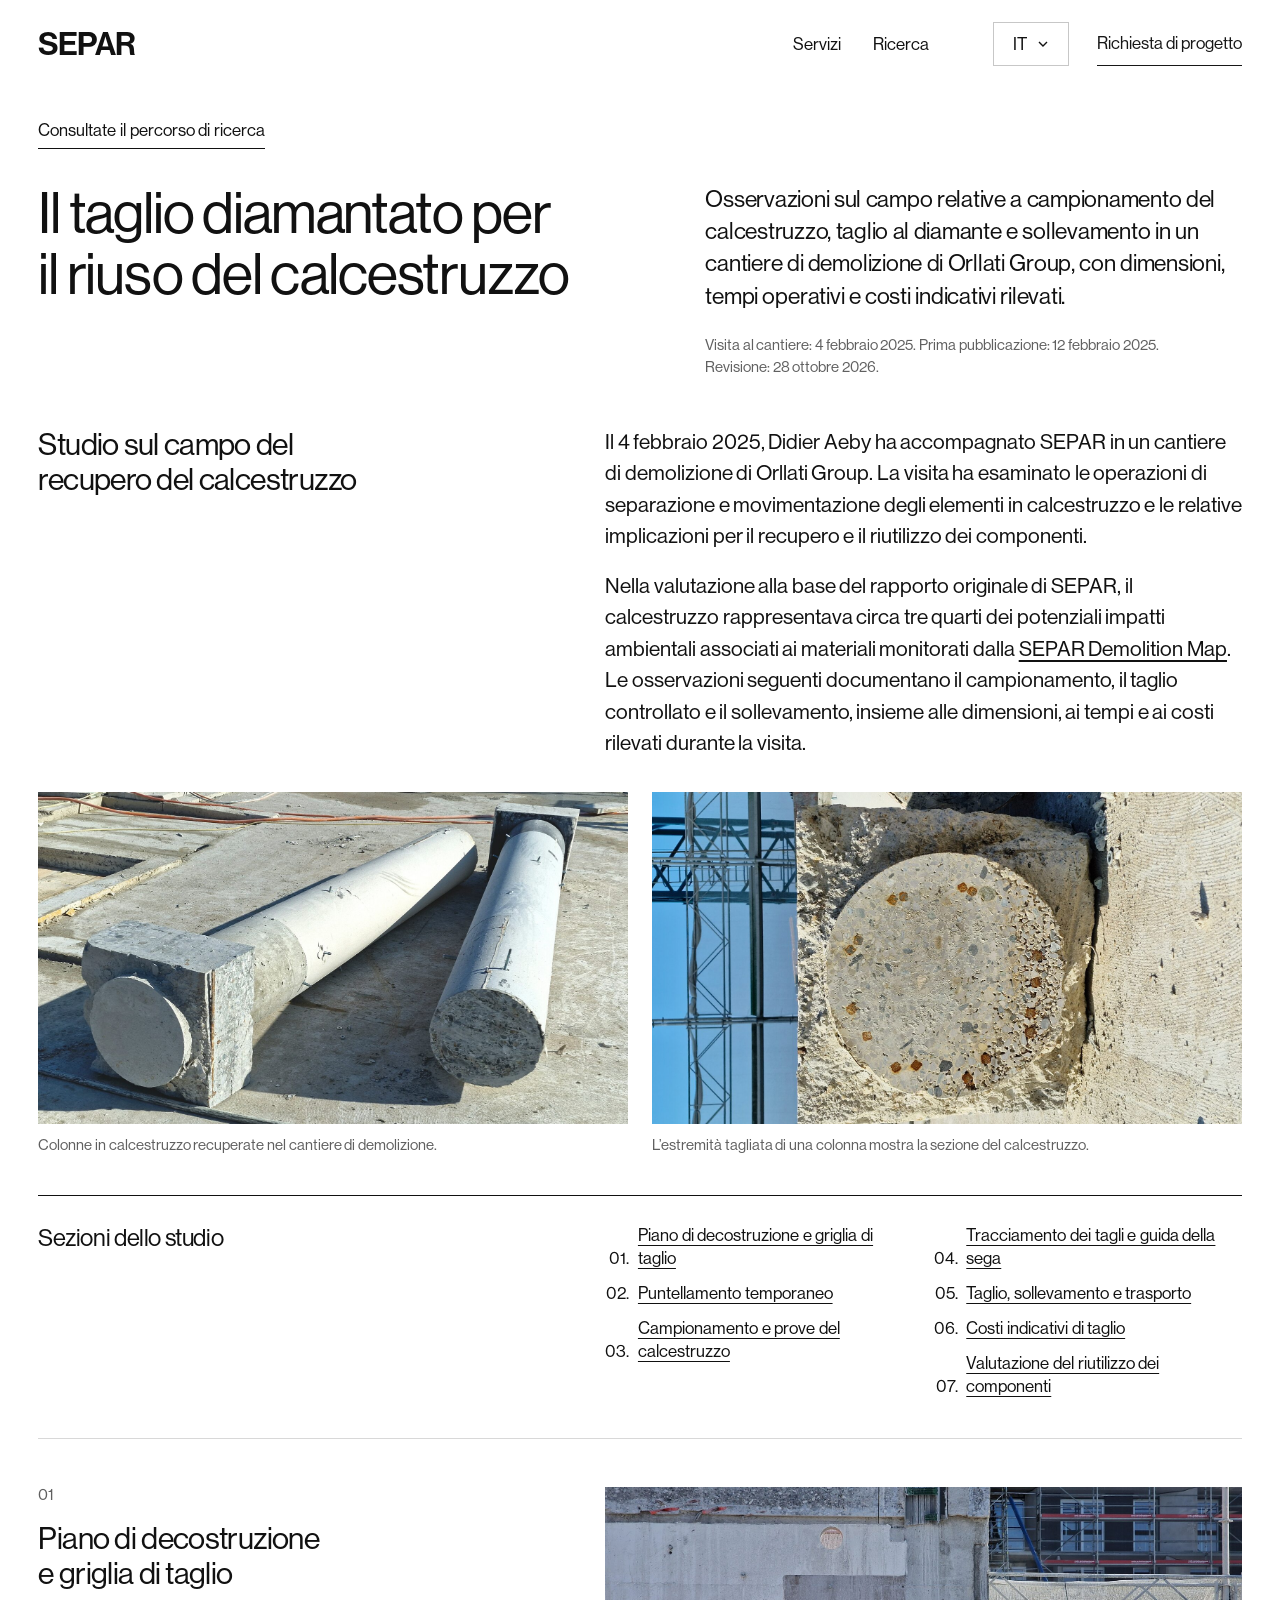
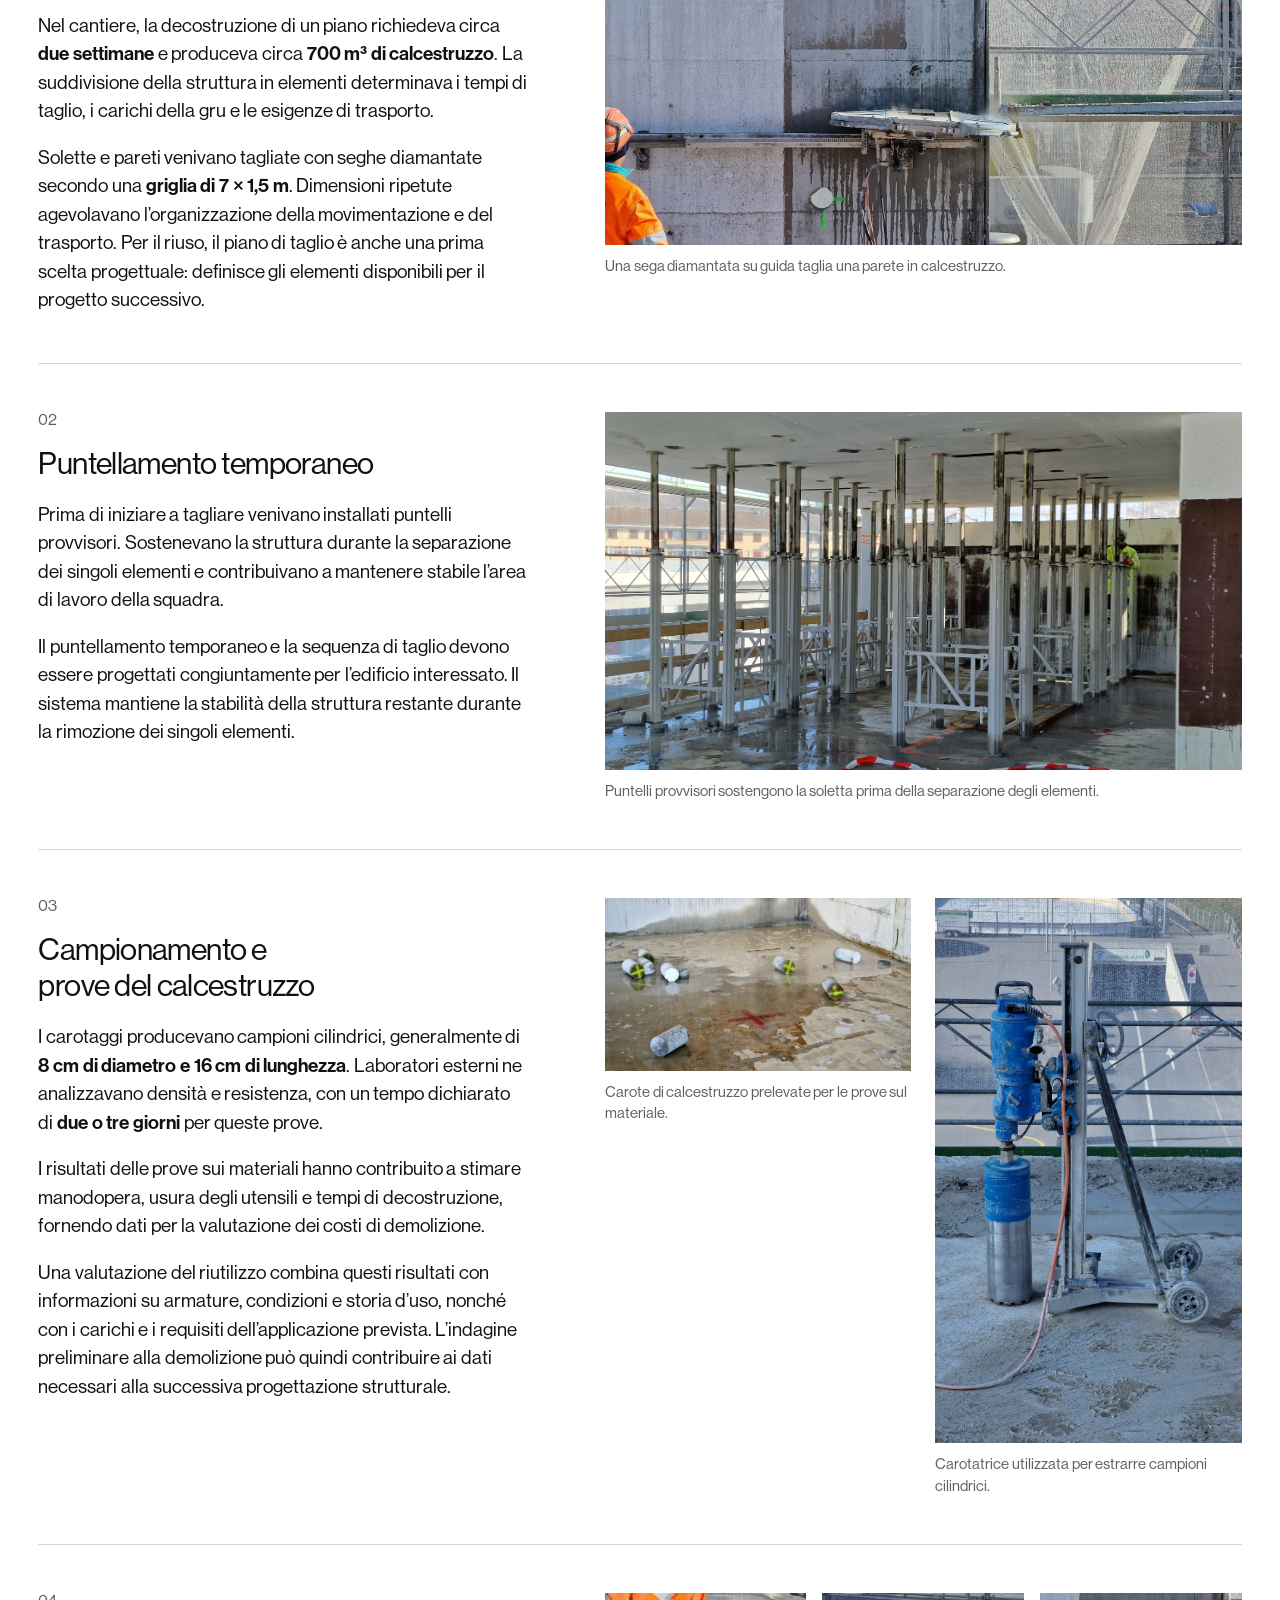
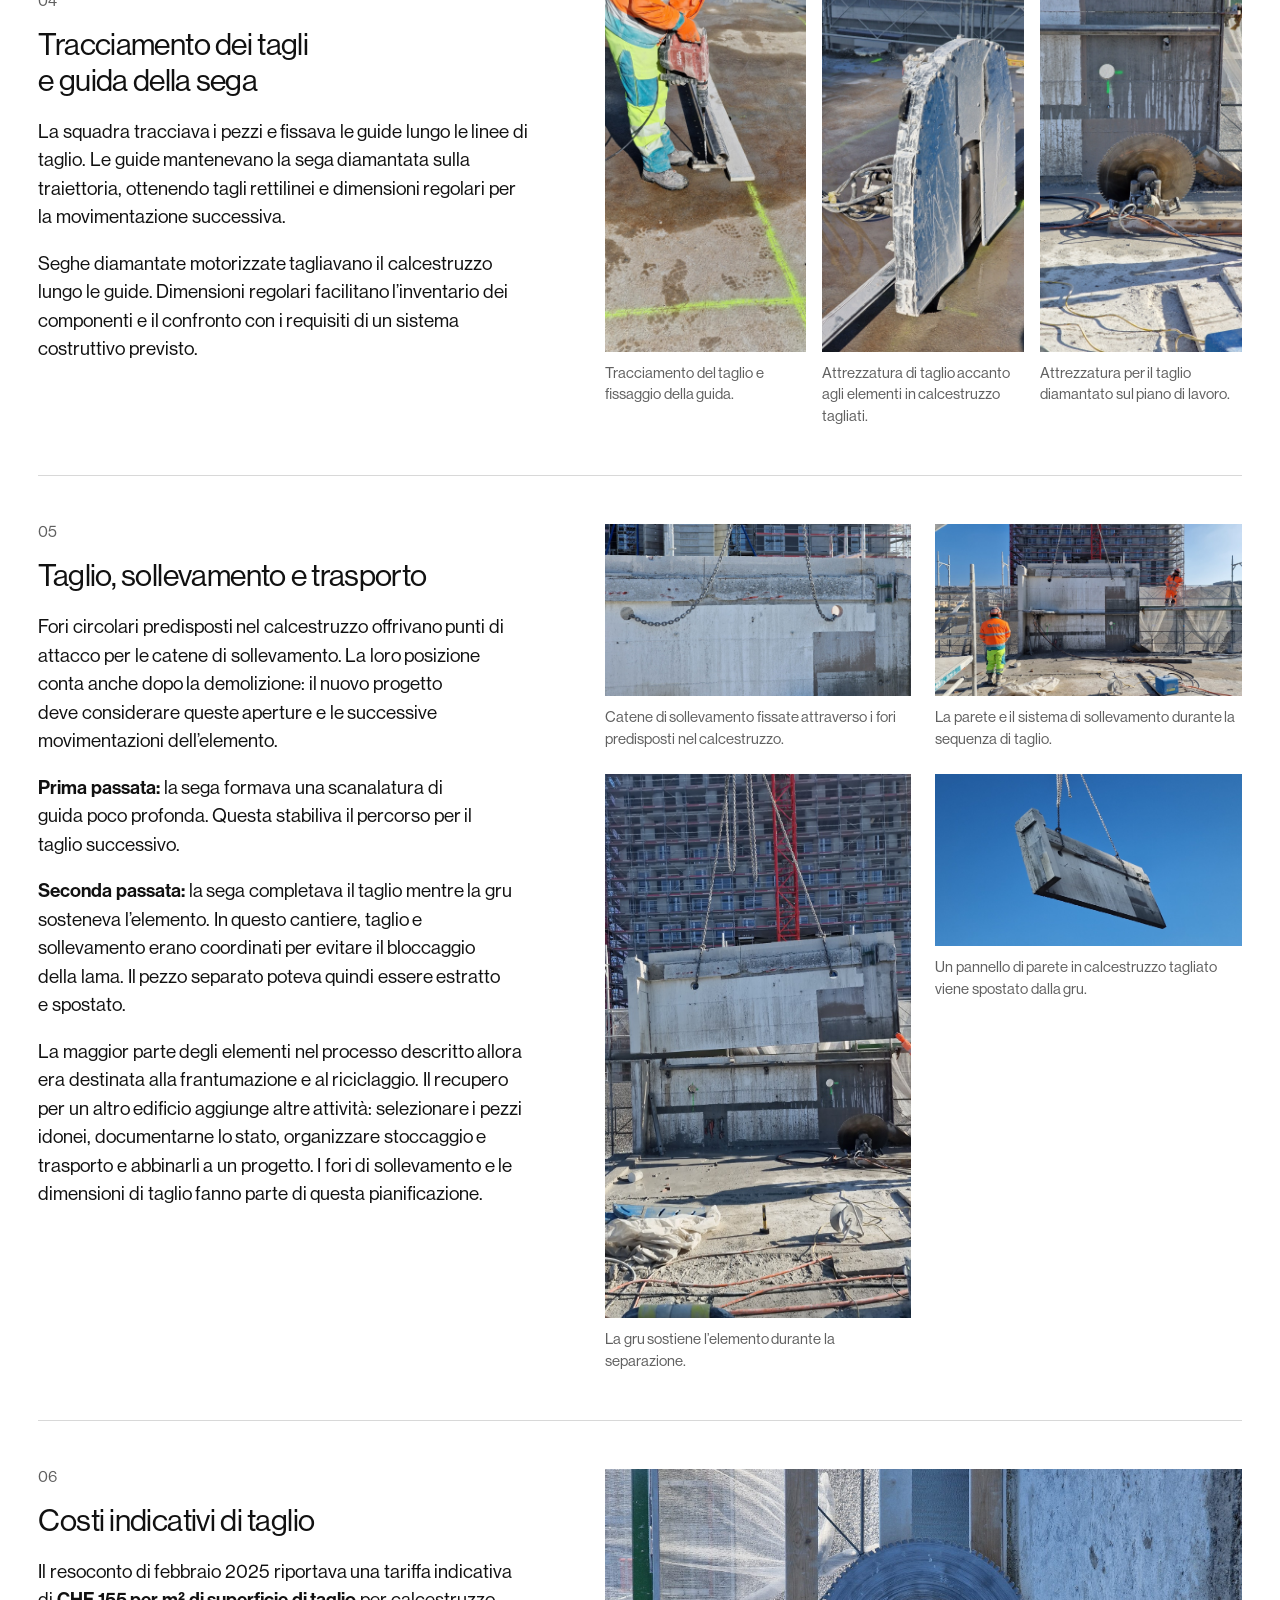
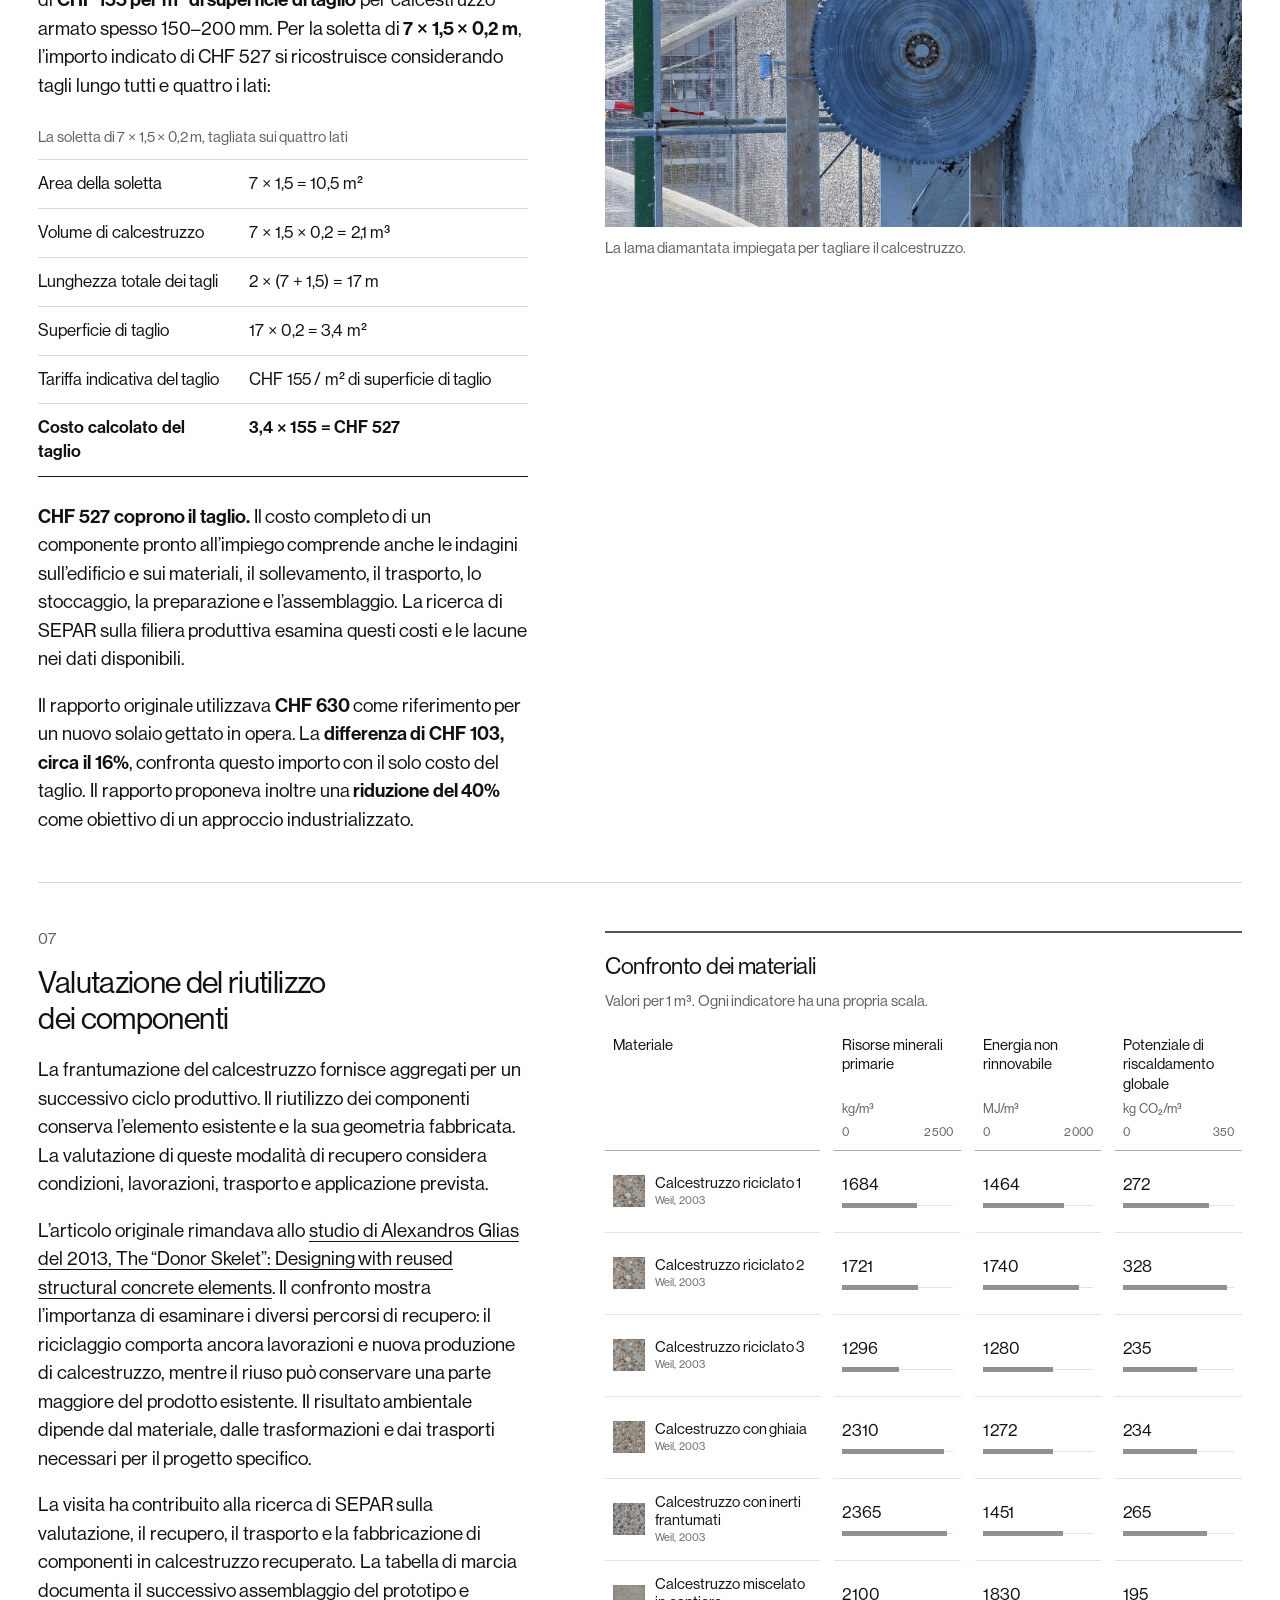
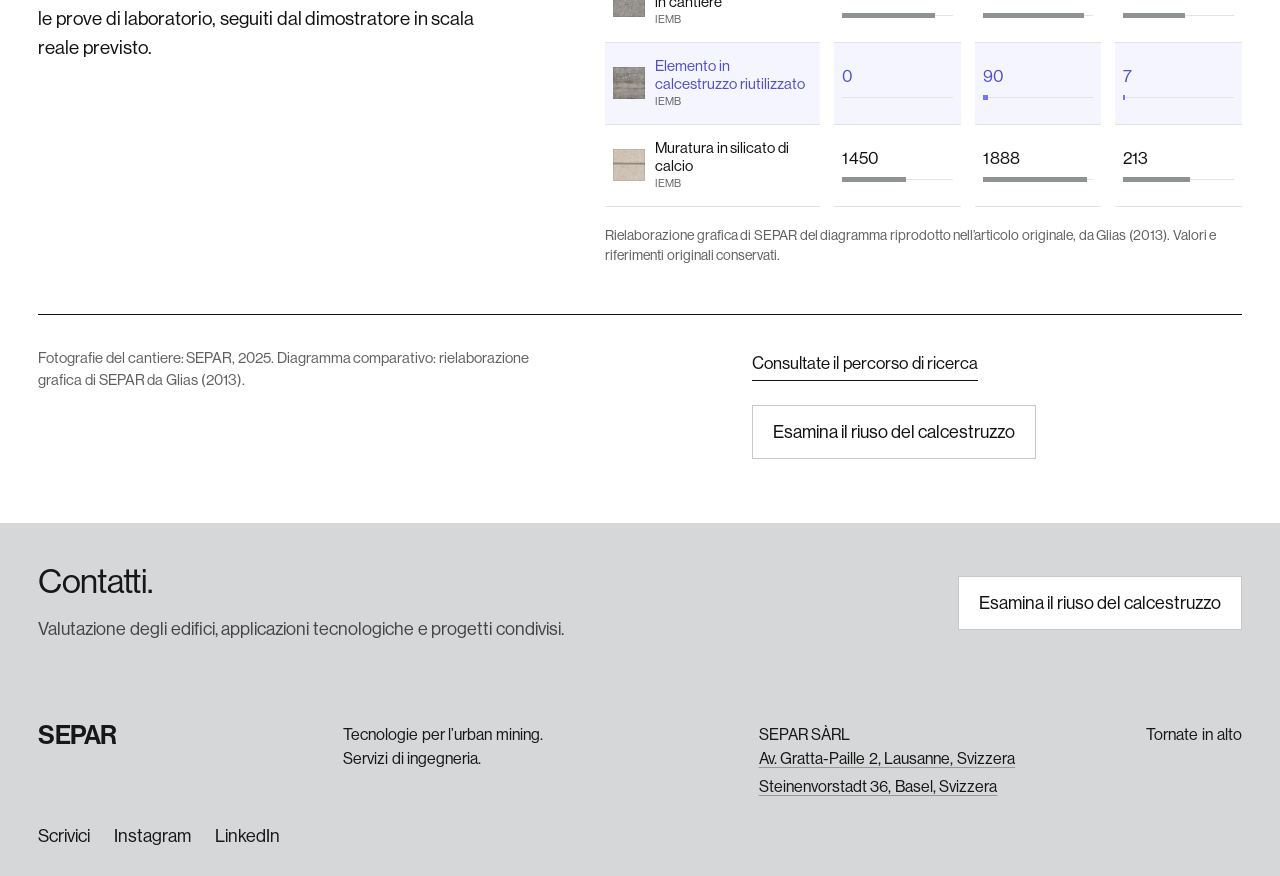
<file: it/reuseconrete.html>
<!doctype html>
<html lang="it"><head>
    <meta charset="UTF-8">
    <meta name="viewport" content="width=device-width, initial-scale=1">
    <meta name="theme-color" content="#ffffff">
    <meta name="description" content="Osservazioni sul campo relative a campionamento del calcestruzzo, taglio al diamante e sollevamento in un cantiere di demolizione di Orllati Group, con dimensioni, tempi operativi e costi indicativi rilevati.">
    <meta property="og:title" content="Il taglio diamantato per il riuso del calcestruzzo — SEPAR">
    <meta property="og:description" content="Osservazioni sul campo relative a campionamento del calcestruzzo, taglio al diamante e sollevamento in un cantiere di demolizione di Orllati Group, con dimensioni, tempi operativi e costi indicativi rilevati.">
    <meta property="og:type" content="article">

    <title>Il taglio diamantato per il riuso del calcestruzzo — SEPAR</title>
    <link rel="icon" type="image/svg+xml" href="/assets/favicon.svg?v=spr-20261028">
    <link rel="stylesheet" href="/styles.css?v=20261028-interface-2">
    <script src="/content.js" defer=""></script>
    <script src="/assets/material-comparison-copy.js?v=20261029-1" defer=""></script>
    <script src="/assets/contact-copy.js?v=activity-20261030" defer=""></script>
    <script src="/assets/search-runtime.js?v=20261029-search1" defer=""></script><script src="/app.js?v=20261029-search1" defer=""></script>
    <script src="/assets/contact-forms.js?v=20261029-admin1" defer=""></script>
    <link rel="stylesheet" href="/assets/type-scale.css?v=20261028-1">
  <link rel="stylesheet" href="/assets/interface-refinements.css?v=20261029-search1">
  <link rel="stylesheet" href="/assets/reference-links.css?v=20261028-1">
<link rel="stylesheet" href="/assets/contact-forms.css?v=20261028-forms-1">
<link rel="stylesheet" href="/assets/material-comparison.css?v=20261029-2">
<script src="/assets/site-metrics.js?v=20261029-search1" defer=""></script>
<meta property="og:url" content="https://separ.ch/it/reuseconrete.html"><meta property="og:locale" content="it_CH"><meta property="og:site_name" content="SEPAR"><meta property="og:image" content="https://separ.ch/assets/concrete-step-01.jpg"><meta property="og:image:alt" content="Il taglio diamantato per il riuso del calcestruzzo"><meta name="twitter:card" content="summary_large_image"><meta name="twitter:title" content="Il taglio diamantato per il riuso del calcestruzzo — SEPAR"><meta name="twitter:description" content="Osservazioni sul campo relative a campionamento del calcestruzzo, taglio al diamante e sollevamento in un cantiere di demolizione di Orllati Group, con dimensioni, tempi operativi e costi indicativi rilevati."><meta name="twitter:image" content="https://separ.ch/assets/concrete-step-01.jpg"><meta name="robots" content="index, follow, max-image-preview:large"><link rel="canonical" href="https://separ.ch/it/reuseconrete.html"><link rel="alternate" hreflang="en" href="https://separ.ch/reuseconrete.html"><link rel="alternate" hreflang="de" href="https://separ.ch/de/reuseconrete.html"><link rel="alternate" hreflang="fr" href="https://separ.ch/fr/reuseconrete.html"><link rel="alternate" hreflang="it" href="https://separ.ch/it/reuseconrete.html"><link rel="alternate" hreflang="x-default" href="https://separ.ch/reuseconrete.html"><script id="separ-schema" type="application/ld+json">{"@context":"https://schema.org","@graph":[{"@type":"Organization","@id":"https://separ.ch/#organization","name":"SEPAR","url":"https://separ.ch/","email":"separ@separ.ch","foundingDate":"2024","address":[{"@type":"PostalAddress","streetAddress":"Av. Gratta-Paille 2","addressLocality":"Lausanne","addressCountry":"CH"},{"@type":"PostalAddress","streetAddress":"Steinenvorstadt 36","addressLocality":"Basel","addressCountry":"CH"}],"sameAs":["https://www.instagram.com/demolition.ch/","https://www.linkedin.com/company/separch/"]},{"@type":"WebSite","@id":"https://separ.ch/#website","url":"https://separ.ch/","name":"SEPAR","publisher":{"@id":"https://separ.ch/#organization"},"inLanguage":["en","de","fr","it"]},{"@type":"WebPage","@id":"https://separ.ch/it/reuseconrete.html#page","url":"https://separ.ch/it/reuseconrete.html","name":"Il taglio diamantato per il riuso del calcestruzzo — SEPAR","description":"Osservazioni sul campo relative a campionamento del calcestruzzo, taglio al diamante e sollevamento in un cantiere di demolizione di Orllati Group, con dimensioni, tempi operativi e costi indicativi rilevati.","inLanguage":"it","isPartOf":{"@id":"https://separ.ch/#website"},"about":{"@id":"https://separ.ch/#organization"}},{"@type":"Article","@id":"https://separ.ch/it/reuseconrete.html#article","headline":"Il taglio diamantato per il riuso del calcestruzzo","description":"Osservazioni sul campo relative a campionamento del calcestruzzo, taglio al diamante e sollevamento in un cantiere di demolizione di Orllati Group, con dimensioni, tempi operativi e costi indicativi rilevati.","inLanguage":"it","mainEntityOfPage":{"@id":"https://separ.ch/it/reuseconrete.html#page"},"author":{"@id":"https://separ.ch/#organization"},"publisher":{"@id":"https://separ.ch/#organization"},"datePublished":"2025-02-12","dateModified":"2026-10-28","image":[{"@type":"ImageObject","url":"https://separ.ch/assets/concrete-step-01.jpg","caption":"Colonne in calcestruzzo recuperate nel cantiere di demolizione.","creditText":"SEPAR, 2025","creator":{"@id":"https://separ.ch/#organization"}},{"@type":"ImageObject","url":"https://separ.ch/assets/concrete-step-02.jpg","caption":"L’estremità tagliata di una colonna mostra la sezione del calcestruzzo.","creditText":"SEPAR, 2025","creator":{"@id":"https://separ.ch/#organization"}},{"@type":"ImageObject","url":"https://separ.ch/assets/concrete-step-03.jpg","caption":"Una sega diamantata su guida taglia una parete in calcestruzzo.","creditText":"SEPAR, 2025","creator":{"@id":"https://separ.ch/#organization"}},{"@type":"ImageObject","url":"https://separ.ch/assets/concrete-step-04.jpg","caption":"Puntelli provvisori sostengono la soletta prima della separazione degli elementi.","creditText":"SEPAR, 2025","creator":{"@id":"https://separ.ch/#organization"}},{"@type":"ImageObject","url":"https://separ.ch/assets/concrete-step-05.jpg","caption":"Carote di calcestruzzo prelevate per le prove sul materiale.","creditText":"SEPAR, 2025","creator":{"@id":"https://separ.ch/#organization"}},{"@type":"ImageObject","url":"https://separ.ch/assets/concrete-step-06.jpg","caption":"Carotatrice utilizzata per estrarre campioni cilindrici.","creditText":"SEPAR, 2025","creator":{"@id":"https://separ.ch/#organization"}},{"@type":"ImageObject","url":"https://separ.ch/assets/concrete-step-07.jpg","caption":"Tracciamento del taglio e fissaggio della guida.","creditText":"SEPAR, 2025","creator":{"@id":"https://separ.ch/#organization"}},{"@type":"ImageObject","url":"https://separ.ch/assets/concrete-step-08.jpg","caption":"Attrezzatura di taglio accanto agli elementi in calcestruzzo tagliati.","creditText":"SEPAR, 2025","creator":{"@id":"https://separ.ch/#organization"}},{"@type":"ImageObject","url":"https://separ.ch/assets/concrete-step-09.png","caption":"Attrezzatura per il taglio diamantato sul piano di lavoro.","creditText":"SEPAR, 2025","creator":{"@id":"https://separ.ch/#organization"}},{"@type":"ImageObject","url":"https://separ.ch/assets/concrete-step-10.jpg","caption":"Catene di sollevamento fissate attraverso i fori predisposti nel calcestruzzo.","creditText":"SEPAR, 2025","creator":{"@id":"https://separ.ch/#organization"}},{"@type":"ImageObject","url":"https://separ.ch/assets/concrete-step-11.jpg","caption":"La parete e il sistema di sollevamento durante la sequenza di taglio.","creditText":"SEPAR, 2025","creator":{"@id":"https://separ.ch/#organization"}},{"@type":"ImageObject","url":"https://separ.ch/assets/concrete-step-12.jpg","caption":"La gru sostiene l’elemento durante la separazione.","creditText":"SEPAR, 2025","creator":{"@id":"https://separ.ch/#organization"}},{"@type":"ImageObject","url":"https://separ.ch/assets/concrete-step-13.jpg","caption":"Un pannello di parete in calcestruzzo tagliato viene spostato dalla gru.","creditText":"SEPAR, 2025","creator":{"@id":"https://separ.ch/#organization"}},{"@type":"ImageObject","url":"https://separ.ch/assets/concrete-step-14.jpg","caption":"La lama diamantata impiegata per tagliare il calcestruzzo.","creditText":"SEPAR, 2025","creator":{"@id":"https://separ.ch/#organization"}}]}]}</script><script id="separ-search-config" type="application/json">{"article":true,"english":{"skip":"Skip to content","navAudit":"Services","navResearch":"Research","language":"Language","enquiryGeneral":"Project enquiry","articleBack":"View the research roadmap","articleTitle":"Diamond sawing for concrete reuse","articleLead":"Field observations of concrete sampling, diamond sawing and lifting at an Orllati Group demolition site, with recorded dimensions, operating times and indicative costs.","articleDates":"Field visit: 4 February 2025. First published: 12 February 2025. Revised: 28 October 2026.","articleIntroTitle":"Field study of concrete recovery","articleIntro1":"On 4 February 2025, Didier Aeby guided SEPAR through an Orllati Group demolition site. The visit examined the operations involved in separating and handling concrete elements, and their implications for component recovery and reuse.","articleIntro2":"In the assessment underlying SEPAR’s original field report, concrete accounted for around three quarters of the potential environmental impact associated with materials tracked by the \u003ca href=\"https://demolition.separ.ch/\" target=\"_blank\" rel=\"noopener noreferrer\">SEPAR Demolition Map\u003c/a>. The observations below document sampling, controlled cutting and lifting, together with the dimensions, timing and costs recorded during the visit.","articleImage1Caption":"Concrete columns recovered on the demolition site.","articleImage2Caption":"A cut column end exposes the concrete cross-section.","articleTocTitle":"Study sections","articleStep1Title":"Dismantling plan and cutting grid","articleStep2Title":"Temporary structural support","articleStep3Title":"Concrete sampling and testing","articleStep4Title":"Cutting layout and saw guidance","articleStep5Title":"Cutting, lifting and transport","articleStep6Title":"Indicative cutting costs","articleStep7Title":"Assessment for component reuse","articleStep1P1":"At the site, dismantling one floor took approximately \u003cstrong>two weeks\u003c/strong> and generated around \u003cstrong>700 m³ of concrete\u003c/strong>. The division of the structure into elements determined cutting time, crane loads and transport requirements.","articleStep1P2":"Slabs and walls were cut with diamond saws according to a predefined \u003cstrong>7 × 1.5 m grid\u003c/strong>. Repeated dimensions made handling and transport easier to organise. For reuse, the cutting plan is also an early design decision: it defines the elements that will be available to the next project.","articleImage3Caption":"A rail-mounted diamond saw cutting a concrete wall.","articleStep2P1":"Temporary props were installed before cutting began. They supported the structure while individual pieces were separated and helped maintain a stable working area for the team.","articleStep2P2":"Temporary support and the cutting sequence must be designed together for the building concerned. The arrangement maintains the stability of the remaining structure while individual elements are removed.","articleImage4Caption":"Temporary props support the slab before elements are separated.","articleStep3P1":"Core drilling produced cylindrical samples, typically \u003cstrong>8 cm in diameter and 16 cm long\u003c/strong>. External laboratories analysed density and strength, with a reported turnaround of \u003cstrong>two to three days\u003c/strong> for these tests.","articleStep3P2":"Material test results informed estimates of labour, tool wear and dismantling time, providing inputs to the demolition cost assessment.","articleStep3P3":"A reuse assessment combines these results with information on reinforcement, condition and service history, and with the loads and requirements of the proposed application. The demolition survey can therefore contribute to the evidence required for subsequent structural design.","articleImage5Caption":"Concrete cores extracted for material testing.","articleImage6Caption":"Core-drilling equipment used to take cylindrical samples.","articleStep4P1":"The team marked out the pieces and fixed guide rails along the cutting lines. The rails kept the diamond saw on course, producing straight cuts and consistent dimensions for the next handling operation.","articleStep4P2":"Powered diamond saws cut through the concrete along the guide rails. Consistent dimensions facilitate component inventories and comparison with the requirements of a proposed construction system.","articleImage7Caption":"Marking the cut and fixing the guide rail.","articleImage8Caption":"Saw equipment beside the cut concrete elements.","articleImage9Caption":"Diamond-saw equipment on the working floor.","articleStep5P1":"Circular holes prepared in the concrete provided attachment points for lifting chains. Their location matters beyond the demolition site: a future design has to account for these openings and for the way the element will be handled again.","articleStep5P2":"\u003cstrong>First pass:\u003c/strong> the saw formed a shallow guide groove. This established the path for the deeper cut.","articleStep5P3":"\u003cstrong>Second pass:\u003c/strong> the saw completed the cut while the crane supported the element. On this site, the lifting and cutting operations were coordinated to keep the blade from becoming trapped. The separated piece could then be lifted clear and moved.","articleStep5P4":"Most of the elements in the workflow described at the time were destined for crushing and recycling. Recovery for another building brings further tasks into the sequence: selecting suitable pieces, recording their condition, arranging storage and transport, and matching them to a project. The lifting holes and cut dimensions are part of that planning.","articleImage10Caption":"Lifting chains attached through prepared openings in the concrete.","articleImage11Caption":"The wall and lifting arrangement during the cutting sequence.","articleImage12Caption":"The crane supports the element as it is separated.","articleImage13Caption":"A cut concrete wall panel being moved by crane.","articleStep6P1":"The February 2025 field report recorded an indicative cutting rate of \u003cstrong>CHF 155 per m² of cut surface\u003c/strong> for reinforced concrete 150–200 mm thick. For the example slab, \u003cstrong>7 × 1.5 × 0.2 m\u003c/strong>, the reported CHF 527 can be reconstructed by allowing for cuts along all four edges:","articleCostCaption":"The 7 × 1.5 × 0.2 m slab, with cuts along four edges","articleCostLabel1":"Slab area","articleCostValue1":"7 × 1.5 = 10.5 m²","articleCostLabel2":"Concrete volume","articleCostValue2":"7 × 1.5 × 0.2 = 2.1 m³","articleCostLabel3":"Total cutting length","articleCostValue3":"2 × (7 + 1.5) = 17 m","articleCostLabel4":"Cut surface","articleCostValue4":"17 × 0.2 = 3.4 m²","articleCostLabel5":"Indicative cutting rate","articleCostValue5":"CHF 155 / m² of cut surface","articleCostLabel6":"Calculated cutting cost","articleCostValue6":"3.4 × 155 = CHF 527","articleStep6P3":"\u003cstrong>CHF 527 covers cutting.\u003c/strong> The full cost of a component ready for use also includes building and material assessment, lifting, transport, storage, preparation and assembly. SEPAR’s production-chain research examines these costs and the gaps in the available data.","articleStep6P2":"The original report used \u003cstrong>CHF 630\u003c/strong> as the comparator for a new in-situ slab. The \u003cstrong>CHF 103 difference, around 16%\u003c/strong>, compares that figure with cutting alone. The report also proposed a \u003cstrong>40% reduction\u003c/strong> as a target for an industrialised approach.","articleImage14Caption":"The diamond blade used for concrete cutting.","articleStep7P1":"Crushing concrete supplies aggregate for a subsequent production cycle. Component reuse retains the existing element and its manufactured geometry. Assessing these recovery routes requires consideration of condition, processing, transport and the intended application.","articleStep7P2":"The original article referred to \u003ca href=\"https://repository.tudelft.nl/record/uuid:20002372-1d7d-4824-8217-bdff4b60ecb5\" target=\"_blank\" rel=\"noopener noreferrer\">Alexandros Glias’s 2013 study, \u003cem>The “Donor Skelet”: Designing with reused structural concrete elements\u003c/em>\u003c/a>. Its comparison illustrates why recovery routes deserve examination: recycling still involves processing and new concrete production, while component reuse can retain more of the existing product. The environmental result depends on the material, processing and transport needed for the specific project.","articleStep7P3":"The visit informed SEPAR’s research into the assessment, recovery, transport and fabrication of reclaimed-concrete components. The development roadmap documents subsequent prototype assembly and laboratory testing, followed by the planned full-scale demonstrator.","impactTitle":"Material comparison","impactBasis":"Figures per 1 m³. Each indicator has its own scale.","impactMaterial":"Material","impactRow1":"Recycled concrete 1","impactRow2":"Recycled concrete 2","impactRow3":"Recycled concrete 3","impactRow4":"Gravel concrete","impactRow5":"Crushed-stone concrete","impactRow6":"Site-mixed concrete","impactRow7":"Reused concrete component","impactRow8":"Sand-lime masonry","impactMetric1":"Primary mineral resources","impactMetric2":"Non-renewable energy","impactMetric3":"Global warming potential","articleImage15Caption":"Graphic adaptation by SEPAR of the diagram reproduced in the original article, citing Glias (2013). Original values and references retained.","articleCredit":"Site photographs: SEPAR, 2025. Comparison diagram: graphic adaptation by SEPAR, after Glias (2013).","enquiryAdvisory":"Discuss concrete reuse","contactHeading":"Contact.","contactBody":"Building assessments, material recovery and research collaboration.","footerTag":"Urban-mining technologies.\u003cbr>Engineering services.","officeLausanne":"Av. Gratta-Paille 2, Lausanne, Switzerland","officeBasel":"Steinenvorstadt 36, Basel, Switzerland","backTop":"Back to top","emailUs":"Email us","enquiryTopic":"Your enquiry","enquiryName":"Name (optional)","enquiryEmail":"Email","enquiryPhone":"Phone (optional)","enquiryOrganisation":"Organisation (optional)","enquiryPrivacy":"SEPAR uses your details to respond to this enquiry.","enquiryPrivacyLink":"Privacy information","enquirySend":"Send enquiry","enquirySuccess":"Thank you. Your enquiry has been sent to SEPAR. We will reply using the contact details you provided.","enquiryDone":"Close","privacy":"Privacy &amp; site information","privacyBody":"SEPAR measures daily totals of page requests and selected actions, with broad source, country and device categories. A short security check separates suspected automated requests from page views and clicks that pass our checks. Requests are held with their network address for a two-minute checking window, normally processed within three minutes; the temporary association is then deleted. Delayed records are cleared by the next successful cleanup. Final statistics contain aggregate totals. We use no analytics cookies or persistent visitor identifiers and respect Do Not Track and Global Privacy Control. Your language choice is saved in your browser. Cloudflare processes requests and protects the site. Separate security records contain IP addresses and request history without automatic expiry; they are used for protection and traffic-quality checks and are kept separate from enquiries. Enquiry forms securely store your contact details, message and project context in SEPAR’s Cloudflare database and notify our email inbox. SEPAR uses this correspondence to respond and manage your project. Administrator sign-in uses essential authentication cookies. Staff browsers may also retain a constant preference cookie that excludes their activity from statistics. \u003ca href=\"https://www.cloudflare.com/privacypolicy/\" target=\"_blank\" rel=\"noopener noreferrer\">Cloudflare privacy policy\u003c/a>.","privacyContact":"For questions about your data, use the enquiry form or the Email us link at the bottom of the page.","navLabel":"Main navigation","openMenu":"Open menu","mobileNav":"Mobile navigation","close":"Close","copied":"Email address copied.","copyFailed":"Please select and copy: separ@separ.ch","closeMenu":"Close menu","pageTitle":"SEPAR — Urban mining, material assessments and concrete reuse","metaDescription":"Building material inventories, portfolio and lending-risk assessments, territorial urban-mining strategies and concrete reuse research. SEPAR, Switzerland."},"pages":{"en":{"title":"Diamond sawing for concrete reuse — SEPAR","description":"Field observations of concrete sampling, diamond sawing and lifting at an Orllati Group demolition site, with recorded dimensions, operating times and indicative costs.","url":"https://separ.ch/reuseconrete.html","locale":"en_GB","schema":{"@context":"https://schema.org","@graph":[{"@type":"Organization","@id":"https://separ.ch/#organization","name":"SEPAR","url":"https://separ.ch/","email":"separ@separ.ch","foundingDate":"2024","address":[{"@type":"PostalAddress","streetAddress":"Av. Gratta-Paille 2","addressLocality":"Lausanne","addressCountry":"CH"},{"@type":"PostalAddress","streetAddress":"Steinenvorstadt 36","addressLocality":"Basel","addressCountry":"CH"}],"sameAs":["https://www.instagram.com/demolition.ch/","https://www.linkedin.com/company/separch/"]},{"@type":"WebSite","@id":"https://separ.ch/#website","url":"https://separ.ch/","name":"SEPAR","publisher":{"@id":"https://separ.ch/#organization"},"inLanguage":["en","de","fr","it"]},{"@type":"WebPage","@id":"https://separ.ch/reuseconrete.html#page","url":"https://separ.ch/reuseconrete.html","name":"Diamond sawing for concrete reuse — SEPAR","description":"Field observations of concrete sampling, diamond sawing and lifting at an Orllati Group demolition site, with recorded dimensions, operating times and indicative costs.","inLanguage":"en","isPartOf":{"@id":"https://separ.ch/#website"},"about":{"@id":"https://separ.ch/#organization"}},{"@type":"Article","@id":"https://separ.ch/reuseconrete.html#article","headline":"Diamond sawing for concrete reuse","description":"Field observations of concrete sampling, diamond sawing and lifting at an Orllati Group demolition site, with recorded dimensions, operating times and indicative costs.","inLanguage":"en","mainEntityOfPage":{"@id":"https://separ.ch/reuseconrete.html#page"},"author":{"@id":"https://separ.ch/#organization"},"publisher":{"@id":"https://separ.ch/#organization"},"datePublished":"2025-02-12","dateModified":"2026-10-28","image":[{"@type":"ImageObject","url":"https://separ.ch/assets/concrete-step-01.jpg","caption":"Concrete columns recovered on the demolition site.","creditText":"SEPAR, 2025","creator":{"@id":"https://separ.ch/#organization"}},{"@type":"ImageObject","url":"https://separ.ch/assets/concrete-step-02.jpg","caption":"A cut column end exposes the concrete cross-section.","creditText":"SEPAR, 2025","creator":{"@id":"https://separ.ch/#organization"}},{"@type":"ImageObject","url":"https://separ.ch/assets/concrete-step-03.jpg","caption":"A rail-mounted diamond saw cutting a concrete wall.","creditText":"SEPAR, 2025","creator":{"@id":"https://separ.ch/#organization"}},{"@type":"ImageObject","url":"https://separ.ch/assets/concrete-step-04.jpg","caption":"Temporary props support the slab before elements are separated.","creditText":"SEPAR, 2025","creator":{"@id":"https://separ.ch/#organization"}},{"@type":"ImageObject","url":"https://separ.ch/assets/concrete-step-05.jpg","caption":"Concrete cores extracted for material testing.","creditText":"SEPAR, 2025","creator":{"@id":"https://separ.ch/#organization"}},{"@type":"ImageObject","url":"https://separ.ch/assets/concrete-step-06.jpg","caption":"Core-drilling equipment used to take cylindrical samples.","creditText":"SEPAR, 2025","creator":{"@id":"https://separ.ch/#organization"}},{"@type":"ImageObject","url":"https://separ.ch/assets/concrete-step-07.jpg","caption":"Marking the cut and fixing the guide rail.","creditText":"SEPAR, 2025","creator":{"@id":"https://separ.ch/#organization"}},{"@type":"ImageObject","url":"https://separ.ch/assets/concrete-step-08.jpg","caption":"Saw equipment beside the cut concrete elements.","creditText":"SEPAR, 2025","creator":{"@id":"https://separ.ch/#organization"}},{"@type":"ImageObject","url":"https://separ.ch/assets/concrete-step-09.png","caption":"Diamond-saw equipment on the working floor.","creditText":"SEPAR, 2025","creator":{"@id":"https://separ.ch/#organization"}},{"@type":"ImageObject","url":"https://separ.ch/assets/concrete-step-10.jpg","caption":"Lifting chains attached through prepared openings in the concrete.","creditText":"SEPAR, 2025","creator":{"@id":"https://separ.ch/#organization"}},{"@type":"ImageObject","url":"https://separ.ch/assets/concrete-step-11.jpg","caption":"The wall and lifting arrangement during the cutting sequence.","creditText":"SEPAR, 2025","creator":{"@id":"https://separ.ch/#organization"}},{"@type":"ImageObject","url":"https://separ.ch/assets/concrete-step-12.jpg","caption":"The crane supports the element as it is separated.","creditText":"SEPAR, 2025","creator":{"@id":"https://separ.ch/#organization"}},{"@type":"ImageObject","url":"https://separ.ch/assets/concrete-step-13.jpg","caption":"A cut concrete wall panel being moved by crane.","creditText":"SEPAR, 2025","creator":{"@id":"https://separ.ch/#organization"}},{"@type":"ImageObject","url":"https://separ.ch/assets/concrete-step-14.jpg","caption":"The diamond blade used for concrete cutting.","creditText":"SEPAR, 2025","creator":{"@id":"https://separ.ch/#organization"}}]}]}},"de":{"title":"Diamantsägen für die Wiederverwendung von Beton — SEPAR","description":"Baustellenbeobachtungen zu Betonproben, Diamantsägen und Hebevorgängen auf einer Rückbaustelle der Orllati Group, mit dokumentierten Abmessungen, Arbeitszeiten und Richtkosten.","url":"https://separ.ch/de/reuseconrete.html","locale":"de_CH","schema":{"@context":"https://schema.org","@graph":[{"@type":"Organization","@id":"https://separ.ch/#organization","name":"SEPAR","url":"https://separ.ch/","email":"separ@separ.ch","foundingDate":"2024","address":[{"@type":"PostalAddress","streetAddress":"Av. Gratta-Paille 2","addressLocality":"Lausanne","addressCountry":"CH"},{"@type":"PostalAddress","streetAddress":"Steinenvorstadt 36","addressLocality":"Basel","addressCountry":"CH"}],"sameAs":["https://www.instagram.com/demolition.ch/","https://www.linkedin.com/company/separch/"]},{"@type":"WebSite","@id":"https://separ.ch/#website","url":"https://separ.ch/","name":"SEPAR","publisher":{"@id":"https://separ.ch/#organization"},"inLanguage":["en","de","fr","it"]},{"@type":"WebPage","@id":"https://separ.ch/de/reuseconrete.html#page","url":"https://separ.ch/de/reuseconrete.html","name":"Diamantsägen für die Wiederverwendung von Beton — SEPAR","description":"Baustellenbeobachtungen zu Betonproben, Diamantsägen und Hebevorgängen auf einer Rückbaustelle der Orllati Group, mit dokumentierten Abmessungen, Arbeitszeiten und Richtkosten.","inLanguage":"de","isPartOf":{"@id":"https://separ.ch/#website"},"about":{"@id":"https://separ.ch/#organization"}},{"@type":"Article","@id":"https://separ.ch/de/reuseconrete.html#article","headline":"Diamantsägen für die Wiederverwendung von Beton","description":"Baustellenbeobachtungen zu Betonproben, Diamantsägen und Hebevorgängen auf einer Rückbaustelle der Orllati Group, mit dokumentierten Abmessungen, Arbeitszeiten und Richtkosten.","inLanguage":"de","mainEntityOfPage":{"@id":"https://separ.ch/de/reuseconrete.html#page"},"author":{"@id":"https://separ.ch/#organization"},"publisher":{"@id":"https://separ.ch/#organization"},"datePublished":"2025-02-12","dateModified":"2026-10-28","image":[{"@type":"ImageObject","url":"https://separ.ch/assets/concrete-step-01.jpg","caption":"Auf der Rückbaubaustelle gewonnene Betonstützen.","creditText":"SEPAR, 2025","creator":{"@id":"https://separ.ch/#organization"}},{"@type":"ImageObject","url":"https://separ.ch/assets/concrete-step-02.jpg","caption":"Die Schnittfläche einer Stütze zeigt den Betonquerschnitt.","creditText":"SEPAR, 2025","creator":{"@id":"https://separ.ch/#organization"}},{"@type":"ImageObject","url":"https://separ.ch/assets/concrete-step-03.jpg","caption":"Eine schienengeführte Diamantsäge schneidet eine Betonwand.","creditText":"SEPAR, 2025","creator":{"@id":"https://separ.ch/#organization"}},{"@type":"ImageObject","url":"https://separ.ch/assets/concrete-step-04.jpg","caption":"Temporäre Stützen tragen die Decke vor dem Abtrennen der Elemente.","creditText":"SEPAR, 2025","creator":{"@id":"https://separ.ch/#organization"}},{"@type":"ImageObject","url":"https://separ.ch/assets/concrete-step-05.jpg","caption":"Betonkerne für die Materialprüfung.","creditText":"SEPAR, 2025","creator":{"@id":"https://separ.ch/#organization"}},{"@type":"ImageObject","url":"https://separ.ch/assets/concrete-step-06.jpg","caption":"Kernbohrgerät zur Entnahme zylindrischer Proben.","creditText":"SEPAR, 2025","creator":{"@id":"https://separ.ch/#organization"}},{"@type":"ImageObject","url":"https://separ.ch/assets/concrete-step-07.jpg","caption":"Markieren des Schnitts und Befestigen der Führungsschiene.","creditText":"SEPAR, 2025","creator":{"@id":"https://separ.ch/#organization"}},{"@type":"ImageObject","url":"https://separ.ch/assets/concrete-step-08.jpg","caption":"Sägeausrüstung neben den geschnittenen Betonelementen.","creditText":"SEPAR, 2025","creator":{"@id":"https://separ.ch/#organization"}},{"@type":"ImageObject","url":"https://separ.ch/assets/concrete-step-09.png","caption":"Diamantsäge auf der Arbeitsebene.","creditText":"SEPAR, 2025","creator":{"@id":"https://separ.ch/#organization"}},{"@type":"ImageObject","url":"https://separ.ch/assets/concrete-step-10.jpg","caption":"Hebeketten durch vorbereitete Öffnungen im Beton.","creditText":"SEPAR, 2025","creator":{"@id":"https://separ.ch/#organization"}},{"@type":"ImageObject","url":"https://separ.ch/assets/concrete-step-11.jpg","caption":"Wand und Hebevorrichtung während der Schnittfolge.","creditText":"SEPAR, 2025","creator":{"@id":"https://separ.ch/#organization"}},{"@type":"ImageObject","url":"https://separ.ch/assets/concrete-step-12.jpg","caption":"Der Kran unterstützt das Bauteil beim Abtrennen.","creditText":"SEPAR, 2025","creator":{"@id":"https://separ.ch/#organization"}},{"@type":"ImageObject","url":"https://separ.ch/assets/concrete-step-13.jpg","caption":"Ein gesägtes Betonwandelement wird mit dem Kran bewegt.","creditText":"SEPAR, 2025","creator":{"@id":"https://separ.ch/#organization"}},{"@type":"ImageObject","url":"https://separ.ch/assets/concrete-step-14.jpg","caption":"Das Diamantsägeblatt für den Betonschnitt.","creditText":"SEPAR, 2025","creator":{"@id":"https://separ.ch/#organization"}}]}]}},"fr":{"title":"Le sciage diamanté pour le réemploi du béton — SEPAR","description":"Observations de terrain sur l’échantillonnage du béton, le sciage au diamant et le levage sur un chantier de démolition d’Orllati Group, avec dimensions, durées et coûts indicatifs relevés sur place.","url":"https://separ.ch/fr/reuseconrete.html","locale":"fr_CH","schema":{"@context":"https://schema.org","@graph":[{"@type":"Organization","@id":"https://separ.ch/#organization","name":"SEPAR","url":"https://separ.ch/","email":"separ@separ.ch","foundingDate":"2024","address":[{"@type":"PostalAddress","streetAddress":"Av. Gratta-Paille 2","addressLocality":"Lausanne","addressCountry":"CH"},{"@type":"PostalAddress","streetAddress":"Steinenvorstadt 36","addressLocality":"Basel","addressCountry":"CH"}],"sameAs":["https://www.instagram.com/demolition.ch/","https://www.linkedin.com/company/separch/"]},{"@type":"WebSite","@id":"https://separ.ch/#website","url":"https://separ.ch/","name":"SEPAR","publisher":{"@id":"https://separ.ch/#organization"},"inLanguage":["en","de","fr","it"]},{"@type":"WebPage","@id":"https://separ.ch/fr/reuseconrete.html#page","url":"https://separ.ch/fr/reuseconrete.html","name":"Le sciage diamanté pour le réemploi du béton — SEPAR","description":"Observations de terrain sur l’échantillonnage du béton, le sciage au diamant et le levage sur un chantier de démolition d’Orllati Group, avec dimensions, durées et coûts indicatifs relevés sur place.","inLanguage":"fr","isPartOf":{"@id":"https://separ.ch/#website"},"about":{"@id":"https://separ.ch/#organization"}},{"@type":"Article","@id":"https://separ.ch/fr/reuseconrete.html#article","headline":"Le sciage diamanté pour le réemploi du béton","description":"Observations de terrain sur l’échantillonnage du béton, le sciage au diamant et le levage sur un chantier de démolition d’Orllati Group, avec dimensions, durées et coûts indicatifs relevés sur place.","inLanguage":"fr","mainEntityOfPage":{"@id":"https://separ.ch/fr/reuseconrete.html#page"},"author":{"@id":"https://separ.ch/#organization"},"publisher":{"@id":"https://separ.ch/#organization"},"datePublished":"2025-02-12","dateModified":"2026-10-28","image":[{"@type":"ImageObject","url":"https://separ.ch/assets/concrete-step-01.jpg","caption":"Poteaux en béton récupérés sur le chantier de déconstruction.","creditText":"SEPAR, 2025","creator":{"@id":"https://separ.ch/#organization"}},{"@type":"ImageObject","url":"https://separ.ch/assets/concrete-step-02.jpg","caption":"L’extrémité sciée d’un poteau révèle sa section de béton.","creditText":"SEPAR, 2025","creator":{"@id":"https://separ.ch/#organization"}},{"@type":"ImageObject","url":"https://separ.ch/assets/concrete-step-03.jpg","caption":"Une scie diamantée sur rail découpe un mur en béton.","creditText":"SEPAR, 2025","creator":{"@id":"https://separ.ch/#organization"}},{"@type":"ImageObject","url":"https://separ.ch/assets/concrete-step-04.jpg","caption":"Des étais provisoires soutiennent la dalle avant la séparation des éléments.","creditText":"SEPAR, 2025","creator":{"@id":"https://separ.ch/#organization"}},{"@type":"ImageObject","url":"https://separ.ch/assets/concrete-step-05.jpg","caption":"Carottes de béton prélevées pour les essais sur le matériau.","creditText":"SEPAR, 2025","creator":{"@id":"https://separ.ch/#organization"}},{"@type":"ImageObject","url":"https://separ.ch/assets/concrete-step-06.jpg","caption":"Carotteuse utilisée pour prélever des échantillons cylindriques.","creditText":"SEPAR, 2025","creator":{"@id":"https://separ.ch/#organization"}},{"@type":"ImageObject","url":"https://separ.ch/assets/concrete-step-07.jpg","caption":"Traçage de la coupe et fixation du rail de guidage.","creditText":"SEPAR, 2025","creator":{"@id":"https://separ.ch/#organization"}},{"@type":"ImageObject","url":"https://separ.ch/assets/concrete-step-08.jpg","caption":"Équipement de sciage à côté des éléments en béton découpés.","creditText":"SEPAR, 2025","creator":{"@id":"https://separ.ch/#organization"}},{"@type":"ImageObject","url":"https://separ.ch/assets/concrete-step-09.png","caption":"Équipement de sciage diamanté sur le plancher de travail.","creditText":"SEPAR, 2025","creator":{"@id":"https://separ.ch/#organization"}},{"@type":"ImageObject","url":"https://separ.ch/assets/concrete-step-10.jpg","caption":"Chaînes de levage fixées à travers les ouvertures préparées dans le béton.","creditText":"SEPAR, 2025","creator":{"@id":"https://separ.ch/#organization"}},{"@type":"ImageObject","url":"https://separ.ch/assets/concrete-step-11.jpg","caption":"Le mur et le dispositif de levage pendant la séquence de sciage.","creditText":"SEPAR, 2025","creator":{"@id":"https://separ.ch/#organization"}},{"@type":"ImageObject","url":"https://separ.ch/assets/concrete-step-12.jpg","caption":"La grue soutient l’élément lors de sa séparation.","creditText":"SEPAR, 2025","creator":{"@id":"https://separ.ch/#organization"}},{"@type":"ImageObject","url":"https://separ.ch/assets/concrete-step-13.jpg","caption":"Un panneau de mur en béton découpé est déplacé par la grue.","creditText":"SEPAR, 2025","creator":{"@id":"https://separ.ch/#organization"}},{"@type":"ImageObject","url":"https://separ.ch/assets/concrete-step-14.jpg","caption":"La lame diamantée utilisée pour scier le béton.","creditText":"SEPAR, 2025","creator":{"@id":"https://separ.ch/#organization"}}]}]}},"it":{"title":"Il taglio diamantato per il riuso del calcestruzzo — SEPAR","description":"Osservazioni sul campo relative a campionamento del calcestruzzo, taglio al diamante e sollevamento in un cantiere di demolizione di Orllati Group, con dimensioni, tempi operativi e costi indicativi rilevati.","url":"https://separ.ch/it/reuseconrete.html","locale":"it_CH","schema":{"@context":"https://schema.org","@graph":[{"@type":"Organization","@id":"https://separ.ch/#organization","name":"SEPAR","url":"https://separ.ch/","email":"separ@separ.ch","foundingDate":"2024","address":[{"@type":"PostalAddress","streetAddress":"Av. Gratta-Paille 2","addressLocality":"Lausanne","addressCountry":"CH"},{"@type":"PostalAddress","streetAddress":"Steinenvorstadt 36","addressLocality":"Basel","addressCountry":"CH"}],"sameAs":["https://www.instagram.com/demolition.ch/","https://www.linkedin.com/company/separch/"]},{"@type":"WebSite","@id":"https://separ.ch/#website","url":"https://separ.ch/","name":"SEPAR","publisher":{"@id":"https://separ.ch/#organization"},"inLanguage":["en","de","fr","it"]},{"@type":"WebPage","@id":"https://separ.ch/it/reuseconrete.html#page","url":"https://separ.ch/it/reuseconrete.html","name":"Il taglio diamantato per il riuso del calcestruzzo — SEPAR","description":"Osservazioni sul campo relative a campionamento del calcestruzzo, taglio al diamante e sollevamento in un cantiere di demolizione di Orllati Group, con dimensioni, tempi operativi e costi indicativi rilevati.","inLanguage":"it","isPartOf":{"@id":"https://separ.ch/#website"},"about":{"@id":"https://separ.ch/#organization"}},{"@type":"Article","@id":"https://separ.ch/it/reuseconrete.html#article","headline":"Il taglio diamantato per il riuso del calcestruzzo","description":"Osservazioni sul campo relative a campionamento del calcestruzzo, taglio al diamante e sollevamento in un cantiere di demolizione di Orllati Group, con dimensioni, tempi operativi e costi indicativi rilevati.","inLanguage":"it","mainEntityOfPage":{"@id":"https://separ.ch/it/reuseconrete.html#page"},"author":{"@id":"https://separ.ch/#organization"},"publisher":{"@id":"https://separ.ch/#organization"},"datePublished":"2025-02-12","dateModified":"2026-10-28","image":[{"@type":"ImageObject","url":"https://separ.ch/assets/concrete-step-01.jpg","caption":"Colonne in calcestruzzo recuperate nel cantiere di demolizione.","creditText":"SEPAR, 2025","creator":{"@id":"https://separ.ch/#organization"}},{"@type":"ImageObject","url":"https://separ.ch/assets/concrete-step-02.jpg","caption":"L’estremità tagliata di una colonna mostra la sezione del calcestruzzo.","creditText":"SEPAR, 2025","creator":{"@id":"https://separ.ch/#organization"}},{"@type":"ImageObject","url":"https://separ.ch/assets/concrete-step-03.jpg","caption":"Una sega diamantata su guida taglia una parete in calcestruzzo.","creditText":"SEPAR, 2025","creator":{"@id":"https://separ.ch/#organization"}},{"@type":"ImageObject","url":"https://separ.ch/assets/concrete-step-04.jpg","caption":"Puntelli provvisori sostengono la soletta prima della separazione degli elementi.","creditText":"SEPAR, 2025","creator":{"@id":"https://separ.ch/#organization"}},{"@type":"ImageObject","url":"https://separ.ch/assets/concrete-step-05.jpg","caption":"Carote di calcestruzzo prelevate per le prove sul materiale.","creditText":"SEPAR, 2025","creator":{"@id":"https://separ.ch/#organization"}},{"@type":"ImageObject","url":"https://separ.ch/assets/concrete-step-06.jpg","caption":"Carotatrice utilizzata per estrarre campioni cilindrici.","creditText":"SEPAR, 2025","creator":{"@id":"https://separ.ch/#organization"}},{"@type":"ImageObject","url":"https://separ.ch/assets/concrete-step-07.jpg","caption":"Tracciamento del taglio e fissaggio della guida.","creditText":"SEPAR, 2025","creator":{"@id":"https://separ.ch/#organization"}},{"@type":"ImageObject","url":"https://separ.ch/assets/concrete-step-08.jpg","caption":"Attrezzatura di taglio accanto agli elementi in calcestruzzo tagliati.","creditText":"SEPAR, 2025","creator":{"@id":"https://separ.ch/#organization"}},{"@type":"ImageObject","url":"https://separ.ch/assets/concrete-step-09.png","caption":"Attrezzatura per il taglio diamantato sul piano di lavoro.","creditText":"SEPAR, 2025","creator":{"@id":"https://separ.ch/#organization"}},{"@type":"ImageObject","url":"https://separ.ch/assets/concrete-step-10.jpg","caption":"Catene di sollevamento fissate attraverso i fori predisposti nel calcestruzzo.","creditText":"SEPAR, 2025","creator":{"@id":"https://separ.ch/#organization"}},{"@type":"ImageObject","url":"https://separ.ch/assets/concrete-step-11.jpg","caption":"La parete e il sistema di sollevamento durante la sequenza di taglio.","creditText":"SEPAR, 2025","creator":{"@id":"https://separ.ch/#organization"}},{"@type":"ImageObject","url":"https://separ.ch/assets/concrete-step-12.jpg","caption":"La gru sostiene l’elemento durante la separazione.","creditText":"SEPAR, 2025","creator":{"@id":"https://separ.ch/#organization"}},{"@type":"ImageObject","url":"https://separ.ch/assets/concrete-step-13.jpg","caption":"Un pannello di parete in calcestruzzo tagliato viene spostato dalla gru.","creditText":"SEPAR, 2025","creator":{"@id":"https://separ.ch/#organization"}},{"@type":"ImageObject","url":"https://separ.ch/assets/concrete-step-14.jpg","caption":"La lama diamantata impiegata per tagliare il calcestruzzo.","creditText":"SEPAR, 2025","creator":{"@id":"https://separ.ch/#organization"}}]}]}}}}</script></head>
  <body data-page="field-article">
    <a class="skip-link" href="#main" data-i18n="skip">Passate al contenuto</a>
    <header class="site-header container">
      <a class="wordmark" href="/it/" data-preserve-lang="" aria-label="SEPAR home">SEPAR</a>
      <nav class="desktop-nav" aria-label="Navigazione principale" data-i18n-aria="navLabel">
        <a href="/it/#solutions" data-preserve-lang="" data-i18n="navAudit">Servizi</a>
        <a href="/it/#research" data-preserve-lang="" data-i18n="navResearch">Ricerca</a>

      </nav>
      <div class="header-actions">
        <div class="language-picker"><label class="language-native"><span class="sr-only" data-i18n="language">Lingua</span><select id="language" aria-label="Language"><option value="en">EN</option><option value="de">DE</option><option value="fr">FR</option><option value="it" selected="">IT</option></select></label>
<button type="button" class="language-toggle" aria-label="Lingua" data-i18n-aria="language" aria-haspopup="listbox" aria-expanded="false" aria-controls="language-options" hidden=""><span class="language-code">EN</span><svg aria-hidden="true" viewBox="0 0 12 12" fill="none" stroke="currentColor" stroke-width="1.4"><path d="m2 4 4 4 4-4"></path></svg></button>
<div class="language-options" id="language-options" role="listbox" aria-label="Lingua" data-i18n-aria="language" hidden=""><a class="language-option" role="option" data-language="en" aria-selected="true" tabindex="-1" href="/reuseconrete.html" hreflang="en"><span>EN</span><span lang="en">English</span></a><a class="language-option" role="option" data-language="de" aria-selected="false" tabindex="-1" href="/de/reuseconrete.html" hreflang="de"><span>DE</span><span lang="de">Deutsch</span></a><a class="language-option" role="option" data-language="fr" aria-selected="false" tabindex="-1" href="/fr/reuseconrete.html" hreflang="fr"><span>FR</span><span lang="fr">Français</span></a><a class="language-option" role="option" data-language="it" aria-selected="false" tabindex="-1" href="/it/reuseconrete.html" hreflang="it"><span>IT</span><span lang="it">Italiano</span></a></div></div>
        <button type="button" class="header-contact text-button" data-contact="general" data-i18n="enquiryGeneral">Richiesta di progetto</button>
        <button type="button" class="menu-toggle" aria-expanded="false" aria-controls="mobile-nav" aria-label="Aprite il menu" data-i18n-aria="openMenu"><span></span><span></span></button>
      </div>
    </header>
    <nav id="mobile-nav" class="mobile-nav" aria-label="Navigazione mobile" data-i18n-aria="mobileNav" hidden="">
      <a href="/it/#solutions" data-preserve-lang="" data-i18n="navAudit">Servizi</a><a href="/it/#research" data-preserve-lang="" data-i18n="navResearch">Ricerca</a><button type="button" class="text-button" data-contact="general" data-i18n="enquiryGeneral">Richiesta di progetto</button>
    </nav>
    <main id="main" class="field-article container"><article aria-labelledby="article-title">
<a data-i18n="articleBack" class="article-back text-link" href="/it/#roadmap" data-preserve-lang="">Consultate il percorso di ricerca</a>
<header class="article-heading"><h1 data-i18n="articleTitle" id="article-title">Il taglio diamantato per il riuso del calcestruzzo</h1><div><p data-i18n="articleLead" class="lead">Osservazioni sul campo relative a campionamento del calcestruzzo, taglio al diamante e sollevamento in un cantiere di demolizione di Orllati Group, con dimensioni, tempi operativi e costi indicativi rilevati.</p><p data-i18n="articleDates" class="article-dates">Visita al cantiere: 4 febbraio 2025. Prima pubblicazione: 12 febbraio 2025. Revisione: 28 ottobre 2026.</p></div></header>
<section class="article-opening"><div><h2 data-i18n="articleIntroTitle">Studio sul campo del recupero del calcestruzzo</h2></div><div><p data-i18n="articleIntro1">Il 4 febbraio 2025, Didier Aeby ha accompagnato SEPAR in un cantiere di demolizione di Orllati Group. La visita ha esaminato le operazioni di separazione e movimentazione degli elementi in calcestruzzo e le relative implicazioni per il recupero e il riutilizzo dei componenti.</p><p data-i18n="articleIntro2">Nella valutazione alla base del rapporto originale di SEPAR, il calcestruzzo rappresentava circa tre quarti dei potenziali impatti ambientali associati ai materiali monitorati dalla <a href="https://demolition.separ.ch/" target="_blank" rel="noopener noreferrer">SEPAR Demolition Map</a>. Le osservazioni seguenti documentano il campionamento, il taglio controllato e il sollevamento, insieme alle dimensioni, ai tempi e ai costi rilevati durante la visita.</p></div></section>
<div class="article-gallery article-gallery-2"><figure class="article-figure"><img src="/assets/concrete-step-01.jpg" width="1680" height="945" loading="lazy" alt="Colonne in calcestruzzo recuperate nel cantiere di demolizione." data-i18n-alt="articleImage1Caption"><figcaption data-i18n="articleImage1Caption">Colonne in calcestruzzo recuperate nel cantiere di demolizione.</figcaption></figure>
<figure class="article-figure"><img src="/assets/concrete-step-02.jpg" width="1680" height="945" loading="lazy" alt="L’estremità tagliata di una colonna mostra la sezione del calcestruzzo." data-i18n-alt="articleImage2Caption"><figcaption data-i18n="articleImage2Caption">L’estremità tagliata di una colonna mostra la sezione del calcestruzzo.</figcaption></figure></div><nav class="article-toc" aria-labelledby="article-toc-title"><h2 data-i18n="articleTocTitle" id="article-toc-title">Sezioni dello studio</h2><ol><li><a data-i18n="articleStep1Title" href="#step-1">Piano di decostruzione e griglia di taglio</a></li><li><a data-i18n="articleStep2Title" href="#step-2">Puntellamento temporaneo</a></li><li><a data-i18n="articleStep3Title" href="#step-3">Campionamento e prove del calcestruzzo</a></li><li><a data-i18n="articleStep4Title" href="#step-4">Tracciamento dei tagli e guida della sega</a></li><li><a data-i18n="articleStep5Title" href="#step-5">Taglio, sollevamento e trasporto</a></li><li><a data-i18n="articleStep6Title" href="#step-6">Costi indicativi di taglio</a></li><li><a data-i18n="articleStep7Title" href="#step-7">Valutazione del riutilizzo dei componenti</a></li></ol></nav>
<section class="article-section" id="step-1" aria-labelledby="step-1-title"><div class="article-step-copy"><span class="article-step-number" aria-hidden="true">01</span><h2 data-i18n="articleStep1Title" id="step-1-title">Piano di decostruzione e griglia di taglio</h2><p data-i18n="articleStep1P1">Nel cantiere, la decostruzione di un piano richiedeva circa <strong>due settimane</strong> e produceva circa <strong>700 m³ di calcestruzzo</strong>. La suddivisione della struttura in elementi determinava i tempi di taglio, i carichi della gru e le esigenze di trasporto.</p><p data-i18n="articleStep1P2">Solette e pareti venivano tagliate con seghe diamantate secondo una <strong>griglia di 7 × 1,5 m</strong>. Dimensioni ripetute agevolavano l’organizzazione della movimentazione e del trasporto. Per il riuso, il piano di taglio è anche una prima scelta progettuale: definisce gli elementi disponibili per il progetto successivo.</p></div><div class="article-gallery article-gallery-1"><figure class="article-figure"><img src="/assets/concrete-step-03.jpg" width="1680" height="945" loading="lazy" alt="Una sega diamantata su guida taglia una parete in calcestruzzo." data-i18n-alt="articleImage3Caption"><figcaption data-i18n="articleImage3Caption">Una sega diamantata su guida taglia una parete in calcestruzzo.</figcaption></figure></div></section>
<section class="article-section" id="step-2" aria-labelledby="step-2-title"><div class="article-step-copy"><span class="article-step-number" aria-hidden="true">02</span><h2 data-i18n="articleStep2Title" id="step-2-title">Puntellamento temporaneo</h2><p data-i18n="articleStep2P1">Prima di iniziare a tagliare venivano installati puntelli provvisori. Sostenevano la struttura durante la separazione dei singoli elementi e contribuivano a mantenere stabile l’area di lavoro della squadra.</p><p data-i18n="articleStep2P2">Il puntellamento temporaneo e la sequenza di taglio devono essere progettati congiuntamente per l’edificio interessato. Il sistema mantiene la stabilità della struttura restante durante la rimozione dei singoli elementi.</p></div><div class="article-gallery article-gallery-1"><figure class="article-figure"><img src="/assets/concrete-step-04.jpg" width="1488" height="837" loading="lazy" alt="Puntelli provvisori sostengono la soletta prima della separazione degli elementi." data-i18n-alt="articleImage4Caption"><figcaption data-i18n="articleImage4Caption">Puntelli provvisori sostengono la soletta prima della separazione degli elementi.</figcaption></figure></div></section>
<section class="article-section" id="step-3" aria-labelledby="step-3-title"><div class="article-step-copy"><span class="article-step-number" aria-hidden="true">03</span><h2 data-i18n="articleStep3Title" id="step-3-title">Campionamento e prove del calcestruzzo</h2><p data-i18n="articleStep3P1">I carotaggi producevano campioni cilindrici, generalmente di <strong>8 cm di diametro e 16 cm di lunghezza</strong>. Laboratori esterni ne analizzavano densità e resistenza, con un tempo dichiarato di <strong>due o tre giorni</strong> per queste prove.</p><p data-i18n="articleStep3P2">I risultati delle prove sui materiali hanno contribuito a stimare manodopera, usura degli utensili e tempi di decostruzione, fornendo dati per la valutazione dei costi di demolizione.</p><p data-i18n="articleStep3P3">Una valutazione del riutilizzo combina questi risultati con informazioni su armature, condizioni e storia d’uso, nonché con i carichi e i requisiti dell’applicazione prevista. L’indagine preliminare alla demolizione può quindi contribuire ai dati necessari alla successiva progettazione strutturale.</p></div><div class="article-gallery article-gallery-2"><figure class="article-figure"><img src="/assets/concrete-step-05.jpg" width="1488" height="837" loading="lazy" alt="Carote di calcestruzzo prelevate per le prove sul materiale." data-i18n-alt="articleImage5Caption"><figcaption data-i18n="articleImage5Caption">Carote di calcestruzzo prelevate per le prove sul materiale.</figcaption></figure>
<figure class="article-figure"><img src="/assets/concrete-step-06.jpg" width="844" height="1500" loading="lazy" alt="Carotatrice utilizzata per estrarre campioni cilindrici." data-i18n-alt="articleImage6Caption"><figcaption data-i18n="articleImage6Caption">Carotatrice utilizzata per estrarre campioni cilindrici.</figcaption></figure></div></section>
<section class="article-section" id="step-4" aria-labelledby="step-4-title"><div class="article-step-copy"><span class="article-step-number" aria-hidden="true">04</span><h2 data-i18n="articleStep4Title" id="step-4-title">Tracciamento dei tagli e guida della sega</h2><p data-i18n="articleStep4P1">La squadra tracciava i pezzi e fissava le guide lungo le linee di taglio. Le guide mantenevano la sega diamantata sulla traiettoria, ottenendo tagli rettilinei e dimensioni regolari per la movimentazione successiva.</p><p data-i18n="articleStep4P2">Seghe diamantate motorizzate tagliavano il calcestruzzo lungo le guide. Dimensioni regolari facilitano l’inventario dei componenti e il confronto con i requisiti di un sistema costruttivo previsto.</p></div><div class="article-gallery article-gallery-3"><figure class="article-figure"><img src="/assets/concrete-step-07.jpg" width="844" height="1500" loading="lazy" alt="Tracciamento del taglio e fissaggio della guida." data-i18n-alt="articleImage7Caption"><figcaption data-i18n="articleImage7Caption">Tracciamento del taglio e fissaggio della guida.</figcaption></figure>
<figure class="article-figure"><img src="/assets/concrete-step-08.jpg" width="844" height="1500" loading="lazy" alt="Attrezzatura di taglio accanto agli elementi in calcestruzzo tagliati." data-i18n-alt="articleImage8Caption"><figcaption data-i18n="articleImage8Caption">Attrezzatura di taglio accanto agli elementi in calcestruzzo tagliati.</figcaption></figure>
<figure class="article-figure"><img src="/assets/concrete-step-09.png" width="844" height="1500" loading="lazy" alt="Attrezzatura per il taglio diamantato sul piano di lavoro." data-i18n-alt="articleImage9Caption"><figcaption data-i18n="articleImage9Caption">Attrezzatura per il taglio diamantato sul piano di lavoro.</figcaption></figure></div></section>
<section class="article-section" id="step-5" aria-labelledby="step-5-title"><div class="article-step-copy"><span class="article-step-number" aria-hidden="true">05</span><h2 data-i18n="articleStep5Title" id="step-5-title">Taglio, sollevamento e trasporto</h2><p data-i18n="articleStep5P1">Fori circolari predisposti nel calcestruzzo offrivano punti di attacco per le catene di sollevamento. La loro posizione conta anche dopo la demolizione: il nuovo progetto deve considerare queste aperture e le successive movimentazioni dell’elemento.</p><p data-i18n="articleStep5P2"><strong>Prima passata:</strong> la sega formava una scanalatura di guida poco profonda. Questa stabiliva il percorso per il taglio successivo.</p><p data-i18n="articleStep5P3"><strong>Seconda passata:</strong> la sega completava il taglio mentre la gru sosteneva l’elemento. In questo cantiere, taglio e sollevamento erano coordinati per evitare il bloccaggio della lama. Il pezzo separato poteva quindi essere estratto e spostato.</p><p data-i18n="articleStep5P4">La maggior parte degli elementi nel processo descritto allora era destinata alla frantumazione e al riciclaggio. Il recupero per un altro edificio aggiunge altre attività: selezionare i pezzi idonei, documentarne lo stato, organizzare stoccaggio e trasporto e abbinarli a un progetto. I fori di sollevamento e le dimensioni di taglio fanno parte di questa pianificazione.</p></div><div class="article-gallery article-gallery-4"><figure class="article-figure"><img src="/assets/concrete-step-10.jpg" width="1488" height="837" loading="lazy" alt="Catene di sollevamento fissate attraverso i fori predisposti nel calcestruzzo." data-i18n-alt="articleImage10Caption"><figcaption data-i18n="articleImage10Caption">Catene di sollevamento fissate attraverso i fori predisposti nel calcestruzzo.</figcaption></figure>
<figure class="article-figure"><img src="/assets/concrete-step-11.jpg" width="1488" height="837" loading="lazy" alt="La parete e il sistema di sollevamento durante la sequenza di taglio." data-i18n-alt="articleImage11Caption"><figcaption data-i18n="articleImage11Caption">La parete e il sistema di sollevamento durante la sequenza di taglio.</figcaption></figure>
<figure class="article-figure"><img src="/assets/concrete-step-12.jpg" width="844" height="1500" loading="lazy" alt="La gru sostiene l’elemento durante la separazione." data-i18n-alt="articleImage12Caption"><figcaption data-i18n="articleImage12Caption">La gru sostiene l’elemento durante la separazione.</figcaption></figure>
<figure class="article-figure"><img src="/assets/concrete-step-13.jpg" width="1488" height="837" loading="lazy" alt="Un pannello di parete in calcestruzzo tagliato viene spostato dalla gru." data-i18n-alt="articleImage13Caption"><figcaption data-i18n="articleImage13Caption">Un pannello di parete in calcestruzzo tagliato viene spostato dalla gru.</figcaption></figure></div></section>
<section class="article-section" id="step-6" aria-labelledby="step-6-title"><div class="article-step-copy"><span class="article-step-number" aria-hidden="true">06</span><h2 data-i18n="articleStep6Title" id="step-6-title">Costi indicativi di taglio</h2><p data-i18n="articleStep6P1">Il resoconto di febbraio 2025 riportava una tariffa indicativa di <strong>CHF 155 per m² di superficie di taglio</strong> per calcestruzzo armato spesso 150–200 mm. Per la soletta di <strong>7 × 1,5 × 0,2 m</strong>, l’importo indicato di CHF 527 si ricostruisce considerando tagli lungo tutti e quattro i lati:</p><table class="article-cost-table"><caption data-i18n="articleCostCaption">La soletta di 7 × 1,5 × 0,2 m, tagliata sui quattro lati</caption><tbody><tr><th data-i18n="articleCostLabel1" scope="row">Area della soletta</th><td data-i18n="articleCostValue1">7 × 1,5 = 10,5 m²</td></tr><tr><th data-i18n="articleCostLabel2" scope="row">Volume di calcestruzzo</th><td data-i18n="articleCostValue2">7 × 1,5 × 0,2 = 2,1 m³</td></tr><tr><th data-i18n="articleCostLabel3" scope="row">Lunghezza totale dei tagli</th><td data-i18n="articleCostValue3">2 × (7 + 1,5) = 17 m</td></tr><tr><th data-i18n="articleCostLabel4" scope="row">Superficie di taglio</th><td data-i18n="articleCostValue4">17 × 0,2 = 3,4 m²</td></tr><tr><th data-i18n="articleCostLabel5" scope="row">Tariffa indicativa del taglio</th><td data-i18n="articleCostValue5">CHF 155 / m² di superficie di taglio</td></tr><tr><th data-i18n="articleCostLabel6" scope="row">Costo calcolato del taglio</th><td data-i18n="articleCostValue6">3,4 × 155 = CHF 527</td></tr></tbody></table><p data-i18n="articleStep6P3"><strong>CHF 527 coprono il taglio.</strong> Il costo completo di un componente pronto all’impiego comprende anche le indagini sull’edificio e sui materiali, il sollevamento, il trasporto, lo stoccaggio, la preparazione e l’assemblaggio. La ricerca di SEPAR sulla filiera produttiva esamina questi costi e le lacune nei dati disponibili.</p><p data-i18n="articleStep6P2">Il rapporto originale utilizzava <strong>CHF 630</strong> come riferimento per un nuovo solaio gettato in opera. La <strong>differenza di CHF 103, circa il 16%</strong>, confronta questo importo con il solo costo del taglio. Il rapporto proponeva inoltre una <strong>riduzione del 40%</strong> come obiettivo di un approccio industrializzato.</p></div><div class="article-gallery article-gallery-1"><figure class="article-figure"><img src="/assets/concrete-step-14.jpg" width="1680" height="945" loading="lazy" alt="La lama diamantata impiegata per tagliare il calcestruzzo." data-i18n-alt="articleImage14Caption"><figcaption data-i18n="articleImage14Caption">La lama diamantata impiegata per tagliare il calcestruzzo.</figcaption></figure></div></section>
<section class="article-section" id="step-7" aria-labelledby="step-7-title"><div class="article-step-copy"><span class="article-step-number" aria-hidden="true">07</span><h2 data-i18n="articleStep7Title" id="step-7-title">Valutazione del riutilizzo dei componenti</h2><p data-i18n="articleStep7P1">La frantumazione del calcestruzzo fornisce aggregati per un successivo ciclo produttivo. Il riutilizzo dei componenti conserva l’elemento esistente e la sua geometria fabbricata. La valutazione di queste modalità di recupero considera condizioni, lavorazioni, trasporto e applicazione prevista.</p><p data-i18n="articleStep7P2">L’articolo originale rimandava allo <a href="https://repository.tudelft.nl/record/uuid:20002372-1d7d-4824-8217-bdff4b60ecb5" target="_blank" rel="noopener noreferrer">studio di Alexandros Glias del 2013, <em>The “Donor Skelet”: Designing with reused structural concrete elements</em></a>. Il confronto mostra l’importanza di esaminare i diversi percorsi di recupero: il riciclaggio comporta ancora lavorazioni e nuova produzione di calcestruzzo, mentre il riuso può conservare una parte maggiore del prodotto esistente. Il risultato ambientale dipende dal materiale, dalle trasformazioni e dai trasporti necessari per il progetto specifico.</p><p data-i18n="articleStep7P3">La visita ha contribuito alla ricerca di SEPAR sulla valutazione, il recupero, il trasporto e la fabbricazione di componenti in calcestruzzo recuperato. La tabella di marcia documenta il successivo assemblaggio del prototipo e le prove di laboratorio, seguiti dal dimostratore in scala reale previsto.</p></div><div class="article-gallery article-gallery-1"><figure class="article-figure material-comparison" aria-labelledby="impact-title" aria-describedby="impact-basis impact-caption">
<header class="impact-intro"><h3 id="impact-title" data-i18n="impactTitle">Confronto dei materiali</h3><p id="impact-basis" data-i18n="impactBasis">Valori per 1 m³. Ogni indicatore ha una propria scala.</p></header>
<div class="impact-grid"><div class="impact-labels" aria-hidden="true"><div class="impact-heading"><span data-i18n="impactMaterial">Materiale</span></div>
<div class="impact-row impact-label material-recycled"><span class="impact-material-copy"><span class="impact-row-name" data-i18n="impactRow1">Calcestruzzo riciclato 1</span><small>Weil, 2003</small></span></div>
<div class="impact-row impact-label material-recycled"><span class="impact-material-copy"><span class="impact-row-name" data-i18n="impactRow2">Calcestruzzo riciclato 2</span><small>Weil, 2003</small></span></div>
<div class="impact-row impact-label material-recycled"><span class="impact-material-copy"><span class="impact-row-name" data-i18n="impactRow3">Calcestruzzo riciclato 3</span><small>Weil, 2003</small></span></div>
<div class="impact-row impact-label material-gravel"><span class="impact-material-copy"><span class="impact-row-name" data-i18n="impactRow4">Calcestruzzo con ghiaia</span><small>Weil, 2003</small></span></div>
<div class="impact-row impact-label material-crushed"><span class="impact-material-copy"><span class="impact-row-name" data-i18n="impactRow5">Calcestruzzo con inerti frantumati</span><small>Weil, 2003</small></span></div>
<div class="impact-row impact-label material-site"><span class="impact-material-copy"><span class="impact-row-name" data-i18n="impactRow6">Calcestruzzo miscelato in cantiere</span><small>IEMB</small></span></div>
<div class="impact-row impact-label is-reuse material-reuse"><span class="impact-material-copy"><span class="impact-row-name" data-i18n="impactRow7">Elemento in calcestruzzo riutilizzato</span><small>IEMB</small></span></div>
<div class="impact-row impact-label material-masonry"><span class="impact-material-copy"><span class="impact-row-name" data-i18n="impactRow8">Muratura in silicato di calcio</span><small>IEMB</small></span></div>
</div>
<section class="impact-metric" aria-labelledby="impact-metric-1"><div class="impact-heading"><h4 id="impact-metric-1" data-i18n="impactMetric1">Risorse minerali primarie</h4><span class="impact-unit">kg/m³</span><div class="impact-axis" aria-hidden="true"><span>0</span><span>2 500</span></div></div><ol>
<li class="impact-row" data-value="1684" data-scale="2500"><span class="impact-mobile-label material-recycled"><span class="impact-material-copy"><span class="impact-row-name" data-i18n="impactRow1">Calcestruzzo riciclato 1</span><small>Weil, 2003</small></span></span><span class="impact-measure"><span class="impact-value">1 684</span><span class="impact-track" aria-hidden="true"><span style="width:67.3600%"></span></span></span></li>
<li class="impact-row" data-value="1721" data-scale="2500"><span class="impact-mobile-label material-recycled"><span class="impact-material-copy"><span class="impact-row-name" data-i18n="impactRow2">Calcestruzzo riciclato 2</span><small>Weil, 2003</small></span></span><span class="impact-measure"><span class="impact-value">1 721</span><span class="impact-track" aria-hidden="true"><span style="width:68.8400%"></span></span></span></li>
<li class="impact-row" data-value="1296" data-scale="2500"><span class="impact-mobile-label material-recycled"><span class="impact-material-copy"><span class="impact-row-name" data-i18n="impactRow3">Calcestruzzo riciclato 3</span><small>Weil, 2003</small></span></span><span class="impact-measure"><span class="impact-value">1 296</span><span class="impact-track" aria-hidden="true"><span style="width:51.8400%"></span></span></span></li>
<li class="impact-row" data-value="2310" data-scale="2500"><span class="impact-mobile-label material-gravel"><span class="impact-material-copy"><span class="impact-row-name" data-i18n="impactRow4">Calcestruzzo con ghiaia</span><small>Weil, 2003</small></span></span><span class="impact-measure"><span class="impact-value">2 310</span><span class="impact-track" aria-hidden="true"><span style="width:92.4000%"></span></span></span></li>
<li class="impact-row" data-value="2365" data-scale="2500"><span class="impact-mobile-label material-crushed"><span class="impact-material-copy"><span class="impact-row-name" data-i18n="impactRow5">Calcestruzzo con inerti frantumati</span><small>Weil, 2003</small></span></span><span class="impact-measure"><span class="impact-value">2 365</span><span class="impact-track" aria-hidden="true"><span style="width:94.6000%"></span></span></span></li>
<li class="impact-row" data-value="2100" data-scale="2500"><span class="impact-mobile-label material-site"><span class="impact-material-copy"><span class="impact-row-name" data-i18n="impactRow6">Calcestruzzo miscelato in cantiere</span><small>IEMB</small></span></span><span class="impact-measure"><span class="impact-value">2 100</span><span class="impact-track" aria-hidden="true"><span style="width:84.0000%"></span></span></span></li>
<li class="impact-row is-reuse" data-value="0" data-scale="2500"><span class="impact-mobile-label material-reuse"><span class="impact-material-copy"><span class="impact-row-name" data-i18n="impactRow7">Elemento in calcestruzzo riutilizzato</span><small>IEMB</small></span></span><span class="impact-measure"><span class="impact-value">0</span><span class="impact-track" aria-hidden="true"><span style="width:0.0000%"></span></span></span></li>
<li class="impact-row" data-value="1450" data-scale="2500"><span class="impact-mobile-label material-masonry"><span class="impact-material-copy"><span class="impact-row-name" data-i18n="impactRow8">Muratura in silicato di calcio</span><small>IEMB</small></span></span><span class="impact-measure"><span class="impact-value">1 450</span><span class="impact-track" aria-hidden="true"><span style="width:58.0000%"></span></span></span></li>
</ol></section>
<section class="impact-metric" aria-labelledby="impact-metric-2"><div class="impact-heading"><h4 id="impact-metric-2" data-i18n="impactMetric2">Energia non rinnovabile</h4><span class="impact-unit">MJ/m³</span><div class="impact-axis" aria-hidden="true"><span>0</span><span>2 000</span></div></div><ol>
<li class="impact-row" data-value="1464" data-scale="2000"><span class="impact-mobile-label material-recycled"><span class="impact-material-copy"><span class="impact-row-name" data-i18n="impactRow1">Calcestruzzo riciclato 1</span><small>Weil, 2003</small></span></span><span class="impact-measure"><span class="impact-value">1 464</span><span class="impact-track" aria-hidden="true"><span style="width:73.2000%"></span></span></span></li>
<li class="impact-row" data-value="1740" data-scale="2000"><span class="impact-mobile-label material-recycled"><span class="impact-material-copy"><span class="impact-row-name" data-i18n="impactRow2">Calcestruzzo riciclato 2</span><small>Weil, 2003</small></span></span><span class="impact-measure"><span class="impact-value">1 740</span><span class="impact-track" aria-hidden="true"><span style="width:87.0000%"></span></span></span></li>
<li class="impact-row" data-value="1280" data-scale="2000"><span class="impact-mobile-label material-recycled"><span class="impact-material-copy"><span class="impact-row-name" data-i18n="impactRow3">Calcestruzzo riciclato 3</span><small>Weil, 2003</small></span></span><span class="impact-measure"><span class="impact-value">1 280</span><span class="impact-track" aria-hidden="true"><span style="width:64.0000%"></span></span></span></li>
<li class="impact-row" data-value="1272" data-scale="2000"><span class="impact-mobile-label material-gravel"><span class="impact-material-copy"><span class="impact-row-name" data-i18n="impactRow4">Calcestruzzo con ghiaia</span><small>Weil, 2003</small></span></span><span class="impact-measure"><span class="impact-value">1 272</span><span class="impact-track" aria-hidden="true"><span style="width:63.6000%"></span></span></span></li>
<li class="impact-row" data-value="1451" data-scale="2000"><span class="impact-mobile-label material-crushed"><span class="impact-material-copy"><span class="impact-row-name" data-i18n="impactRow5">Calcestruzzo con inerti frantumati</span><small>Weil, 2003</small></span></span><span class="impact-measure"><span class="impact-value">1 451</span><span class="impact-track" aria-hidden="true"><span style="width:72.5500%"></span></span></span></li>
<li class="impact-row" data-value="1830" data-scale="2000"><span class="impact-mobile-label material-site"><span class="impact-material-copy"><span class="impact-row-name" data-i18n="impactRow6">Calcestruzzo miscelato in cantiere</span><small>IEMB</small></span></span><span class="impact-measure"><span class="impact-value">1 830</span><span class="impact-track" aria-hidden="true"><span style="width:91.5000%"></span></span></span></li>
<li class="impact-row is-reuse" data-value="90" data-scale="2000"><span class="impact-mobile-label material-reuse"><span class="impact-material-copy"><span class="impact-row-name" data-i18n="impactRow7">Elemento in calcestruzzo riutilizzato</span><small>IEMB</small></span></span><span class="impact-measure"><span class="impact-value">90</span><span class="impact-track" aria-hidden="true"><span style="width:4.5000%"></span></span></span></li>
<li class="impact-row" data-value="1888" data-scale="2000"><span class="impact-mobile-label material-masonry"><span class="impact-material-copy"><span class="impact-row-name" data-i18n="impactRow8">Muratura in silicato di calcio</span><small>IEMB</small></span></span><span class="impact-measure"><span class="impact-value">1 888</span><span class="impact-track" aria-hidden="true"><span style="width:94.4000%"></span></span></span></li>
</ol></section>
<section class="impact-metric" aria-labelledby="impact-metric-3"><div class="impact-heading"><h4 id="impact-metric-3" data-i18n="impactMetric3">Potenziale di riscaldamento globale</h4><span class="impact-unit">kg CO₂/m³</span><div class="impact-axis" aria-hidden="true"><span>0</span><span>350</span></div></div><ol>
<li class="impact-row" data-value="272" data-scale="350"><span class="impact-mobile-label material-recycled"><span class="impact-material-copy"><span class="impact-row-name" data-i18n="impactRow1">Calcestruzzo riciclato 1</span><small>Weil, 2003</small></span></span><span class="impact-measure"><span class="impact-value">272</span><span class="impact-track" aria-hidden="true"><span style="width:77.7143%"></span></span></span></li>
<li class="impact-row" data-value="328" data-scale="350"><span class="impact-mobile-label material-recycled"><span class="impact-material-copy"><span class="impact-row-name" data-i18n="impactRow2">Calcestruzzo riciclato 2</span><small>Weil, 2003</small></span></span><span class="impact-measure"><span class="impact-value">328</span><span class="impact-track" aria-hidden="true"><span style="width:93.7143%"></span></span></span></li>
<li class="impact-row" data-value="235" data-scale="350"><span class="impact-mobile-label material-recycled"><span class="impact-material-copy"><span class="impact-row-name" data-i18n="impactRow3">Calcestruzzo riciclato 3</span><small>Weil, 2003</small></span></span><span class="impact-measure"><span class="impact-value">235</span><span class="impact-track" aria-hidden="true"><span style="width:67.1429%"></span></span></span></li>
<li class="impact-row" data-value="234" data-scale="350"><span class="impact-mobile-label material-gravel"><span class="impact-material-copy"><span class="impact-row-name" data-i18n="impactRow4">Calcestruzzo con ghiaia</span><small>Weil, 2003</small></span></span><span class="impact-measure"><span class="impact-value">234</span><span class="impact-track" aria-hidden="true"><span style="width:66.8571%"></span></span></span></li>
<li class="impact-row" data-value="265" data-scale="350"><span class="impact-mobile-label material-crushed"><span class="impact-material-copy"><span class="impact-row-name" data-i18n="impactRow5">Calcestruzzo con inerti frantumati</span><small>Weil, 2003</small></span></span><span class="impact-measure"><span class="impact-value">265</span><span class="impact-track" aria-hidden="true"><span style="width:75.7143%"></span></span></span></li>
<li class="impact-row" data-value="195" data-scale="350"><span class="impact-mobile-label material-site"><span class="impact-material-copy"><span class="impact-row-name" data-i18n="impactRow6">Calcestruzzo miscelato in cantiere</span><small>IEMB</small></span></span><span class="impact-measure"><span class="impact-value">195</span><span class="impact-track" aria-hidden="true"><span style="width:55.7143%"></span></span></span></li>
<li class="impact-row is-reuse" data-value="7" data-scale="350"><span class="impact-mobile-label material-reuse"><span class="impact-material-copy"><span class="impact-row-name" data-i18n="impactRow7">Elemento in calcestruzzo riutilizzato</span><small>IEMB</small></span></span><span class="impact-measure"><span class="impact-value">7</span><span class="impact-track" aria-hidden="true"><span style="width:2.0000%"></span></span></span></li>
<li class="impact-row" data-value="213" data-scale="350"><span class="impact-mobile-label material-masonry"><span class="impact-material-copy"><span class="impact-row-name" data-i18n="impactRow8">Muratura in silicato di calcio</span><small>IEMB</small></span></span><span class="impact-measure"><span class="impact-value">213</span><span class="impact-track" aria-hidden="true"><span style="width:60.8571%"></span></span></span></li>
</ol></section>
</div><figcaption id="impact-caption" data-i18n="articleImage15Caption">Rielaborazione grafica di SEPAR del diagramma riprodotto nell’articolo originale, da Glias (2013). Valori e riferimenti originali conservati.</figcaption></figure></div></section>
<div class="article-conclusion"><div><p data-i18n="articleCredit" class="article-credit">Fotografie del cantiere: SEPAR, 2025. Diagramma comparativo: rielaborazione grafica di SEPAR da Glias (2013).</p></div><div class="article-actions"><a data-i18n="articleBack" class="article-back text-link" href="/it/#roadmap" data-preserve-lang="">Consultate il percorso di ricerca</a><button type="button" data-i18n="enquiryAdvisory" class="button dark" data-contact="advisory">Esamina il riuso del calcestruzzo</button></div></div>
</article></main>
    <div id="contact" class="contact-section"><div class="container contact-inner"><div><h2 data-i18n="contactHeading">Contatti.</h2><p data-i18n="contactBody">Valutazione degli edifici, applicazioni tecnologiche e progetti condivisi.</p></div><div class="contact-actions"><button type="button" class="button" data-contact="advisory" data-i18n="enquiryAdvisory">Esamina il riuso del calcestruzzo</button></div></div></div>
<footer class="site-footer container">
      <div class="footer-main">
        <a class="wordmark" href="/it/" data-preserve-lang="" aria-label="SEPAR home">SEPAR</a>
        <p data-i18n="footerTag">Tecnologie per l’urban mining.<br>Servizi di ingegneria.</p>
        <address>SEPAR SÀRL<br><a class="address-link" data-i18n="officeLausanne" href="https://www.google.com/maps/search/?api=1&amp;query=Av.%20Gratta-Paille%202%2C%20Lausanne%2C%20Switzerland" target="_blank" rel="noopener noreferrer">Av. Gratta-Paille 2, Lausanne, Svizzera</a><a class="address-link" data-i18n="officeBasel" href="https://www.google.com/maps/search/?api=1&amp;query=Steinenvorstadt%2036%2C%20Basel%2C%20Switzerland" target="_blank" rel="noopener noreferrer">Steinenvorstadt 36, Basel, Svizzera</a></address>
        <a class="back-top" href="#"><span data-i18n="backTop">Tornate in alto</span></a>
      </div>

    <nav class="social-links" aria-label="SEPAR social and email links"><a href="mailto:separ@separ.ch" data-i18n="emailUs">Scrivici</a><a href="https://www.instagram.com/demolition.ch/" target="_blank" rel="noopener noreferrer">Instagram</a><a href="https://www.linkedin.com/company/separch/" target="_blank" rel="noopener noreferrer">LinkedIn</a></nav></footer>
    <dialog id="contact-dialog" aria-labelledby="dialog-title" aria-describedby="enquiry-lead">
      <button type="button" class="dialog-close" aria-label="Chiudete" data-i18n-aria="close">×</button>
      <h2 id="dialog-title">Tell us about your project</h2>
      <p id="enquiry-lead" class="enquiry-lead">Describe the question you would like SEPAR to help you address.</p>
      <form id="enquiry-form">
        <fieldset class="enquiry-grid">
          <div class="enquiry-field enquiry-wide"><label for="enquiry-topic" data-i18n="enquiryTopic">La tua richiesta</label><select id="enquiry-topic" name="topic"></select></div>
          <div class="enquiry-field"><label for="enquiry-name" data-i18n="enquiryName">Nome (facoltativo)</label><input id="enquiry-name" name="name" autocomplete="name" maxlength="120"></div>
          <div class="enquiry-field"><label for="enquiry-email" data-i18n="enquiryEmail">E-mail</label><input id="enquiry-email" name="email" type="email" autocomplete="email" maxlength="254" required=""></div>
          <div class="enquiry-field"><label for="enquiry-phone" data-i18n="enquiryPhone">Telefono (facoltativo)</label><input id="enquiry-phone" name="phone" type="tel" autocomplete="tel" maxlength="60"></div>
          <div class="enquiry-field"><label for="enquiry-organisation" data-i18n="enquiryOrganisation">Organizzazione (facoltativa)</label><input id="enquiry-organisation" name="organisation" autocomplete="organization" maxlength="160"></div>
          <div class="enquiry-field enquiry-wide"><label for="enquiry-address" id="enquiry-location-label">Address or study area (optional)</label><input id="enquiry-address" name="address" autocomplete="street-address" maxlength="500"></div>
          <div class="enquiry-field enquiry-wide"><label for="enquiry-message" id="enquiry-message-label">Message</label><textarea id="enquiry-message" name="message" rows="4" maxlength="6000" required=""></textarea></div>
          <div class="enquiry-trap" aria-hidden="true"><label for="enquiry-website">Website</label><input id="enquiry-website" name="_honey" tabindex="-1" autocomplete="off"></div>
        </fieldset>
        <p class="enquiry-privacy"><span data-i18n="enquiryPrivacy">SEPAR utilizza i tuoi dati per rispondere a questa richiesta.</span> <button type="button" data-privacy="" data-i18n="enquiryPrivacyLink">Informativa sulla privacy</button></p>
        <p id="enquiry-status" class="enquiry-status" role="alert" tabindex="-1"></p>
        <div class="enquiry-actions"><button class="button" type="submit" data-i18n="enquirySend">Invia la richiesta</button></div>
      </form>
      <div id="enquiry-success" hidden=""><p id="enquiry-success-text" role="status" tabindex="-1" data-i18n="enquirySuccess">Grazie. La richiesta è stata inviata a SEPAR. Risponderemo utilizzando i recapiti forniti.</p><button type="button" class="button" id="enquiry-done" data-i18n="enquiryDone">Chiudi</button></div>
    </dialog>
    <dialog id="privacy-dialog" aria-labelledby="privacy-title">
      <button type="button" class="dialog-close" aria-label="Chiudete" data-i18n-aria="close">
        ×</button><span class="company-name">SEPAR SÀRL</span>
      <h2 id="privacy-title" data-i18n="privacy">Privacy e informazioni</h2>
      <p data-i18n="privacyBody">SEPAR misura i totali giornalieri delle visualizzazioni di pagina e di alcune azioni, con categorie generali di provenienza, paese e dispositivo. Un breve controllo di sicurezza individua le richieste probabilmente automatizzate. Le statistiche dei visitatori includono le visualizzazioni e i clic che superano questo controllo. Le richieste sono associate temporaneamente al loro indirizzo di rete per una finestra di controllo di due minuti, normalmente elaborata entro tre minuti. L’associazione viene poi eliminata; i dati in ritardo sono rimossi alla successiva pulizia riuscita. Le statistiche finali contengono totali aggregati. Non utilizziamo cookie analitici o identificatori persistenti dei visitatori e rispettiamo Do Not Track e Global Privacy Control. La lingua scelta viene salvata nel browser. Cloudflare elabora le richieste e protegge il sito. Registri di sicurezza separati conservano indirizzi IP e cronologia delle richieste senza scadenza automatica. Servono alla protezione e al controllo della qualità del traffico e rimangono separati dalle richieste di contatto. I moduli salvano i recapiti, il messaggio e il contesto del progetto nel database Cloudflare di SEPAR e notificano la nostra casella e-mail. SEPAR utilizza la corrispondenza per rispondere e gestire il progetto. L’accesso amministrativo utilizza cookie di autenticazione necessari. I browser del personale possono inoltre conservare un cookie di preferenza con valore costante che esclude la loro attività dalle statistiche. <a href="https://www.cloudflare.com/privacypolicy/" target="_blank" rel="noopener noreferrer">Informativa sulla privacy di Cloudflare</a>.</p>
      <p data-i18n="privacyContact">Per domande sui tuoi dati, usa il modulo o il collegamento E-mail in fondo alla pagina.</p>
      <address>SEPAR SÀRL<br><a class="address-link" data-i18n="officeLausanne" href="https://www.google.com/maps/search/?api=1&amp;query=Av.%20Gratta-Paille%202%2C%20Lausanne%2C%20Switzerland" target="_blank" rel="noopener noreferrer">Av. Gratta-Paille 2, Lausanne, Svizzera</a><a class="address-link" data-i18n="officeBasel" href="https://www.google.com/maps/search/?api=1&amp;query=Steinenvorstadt%2036%2C%20Basel%2C%20Switzerland" target="_blank" rel="noopener noreferrer">Steinenvorstadt 36, Basel, Svizzera</a></address>
    </dialog>
    <script src="/assets/language-picker.js?v=20261029-search1"></script>














</body></html>
</file>
<file: styles.css>
@font-face{font-family:"Neue Haas";src:url("assets/neue-haas-display-light.otf") format("opentype");font-weight:300;font-style:normal;font-display:swap}
@font-face{font-family:"Neue Haas";src:url("assets/neue-haas-display-roman.otf") format("opentype");font-weight:400;font-style:normal;font-display:swap}
@font-face{font-family:"Neue Haas";src:url("assets/neue-haas-display-medium.otf") format("opentype");font-weight:500;font-style:normal;font-display:swap}
:root{--paper:#f5f5f3;--white:#fff;--ink:#111111;--muted:#606060;--line:#d8d8d8;--accent:#7474FF;--accent-ink:#5050c8;--dark:#000000;--dark-muted:#bdbdbd;--sans:"Neue Haas",Arial,sans-serif;--gutter:clamp(24px,3vw,64px)}
*{box-sizing:border-box}
html{scroll-behavior:smooth;scroll-padding-top:28px}
body{margin:0;color:var(--ink);background:var(--white);font-family:var(--sans);font-size:18px;line-height:1.5;font-weight:400;font-synthesis:none;-webkit-font-smoothing:antialiased}
body:has(dialog[open]){overflow:hidden}
button,input,select,textarea{font:inherit;color:inherit}
button,a,select{-webkit-tap-highlight-color:transparent}
button{cursor:pointer}
a{color:inherit;text-decoration:none}
button{border:0;background:none;padding:0}
button:disabled{cursor:default}
[hidden]{display:none!important}
img{display:block;max-width:100%;height:auto}
p,h1,h2,h3,figure{margin:0}
h1,h2,h3{font-weight:400;line-height:1.07;letter-spacing:-.035em;text-wrap:balance}
h1{font-size:clamp(42px,4.65vw,70px);line-height:1.04}
h2{font-size:clamp(36px,3.7vw,54px)}
h3{font-size:27px;letter-spacing:-.022em;line-height:1.15}
p{max-width:65ch;text-wrap:pretty}
p+p{margin-top:18px}
a,button,summary,select{touch-action:manipulation}
:focus-visible{outline:2px solid var(--accent);outline-offset:5px}
.container{width:100%;padding-inline:var(--gutter);margin-inline:auto}
.section{padding-block:100px}
.lead{font-size:22px;line-height:1.42;letter-spacing:-.01em}
.sr-only{position:absolute;width:1px;height:1px;padding:0;margin:-1px;overflow:hidden;clip:rect(0,0,0,0);white-space:nowrap;border:0}
.skip-link{position:fixed;top:8px;left:8px;z-index:1000;padding:12px 20px;background:var(--ink);color:#fff;transform:translateY(-200%)}
.skip-link:focus{transform:translateY(0)}
.skip-link:not(:focus){clip-path:inset(100%)}
.site-header{height:100px;display:flex;align-items:center;justify-content:space-between;gap:32px}
.wordmark{display:inline-flex;align-items:center;gap:13px;font-size:30px;letter-spacing:-.055em;line-height:1;font-weight:500;flex-shrink:0}
.brand-symbol{width:23px;height:27px;display:flex;align-items:center;gap:4px;transform:skewY(-20deg)}
.brand-symbol i{display:block;background:var(--accent);width:5px;height:24px}
.brand-symbol i:nth-child(2){height:18px}
.brand-symbol i:nth-child(3){height:12px}
.desktop-nav{display:flex;gap:32px;margin-left:auto;margin-right:44px}
.desktop-nav a,.header-contact{font-size:17px;line-height:1.3;padding-block:12px}
.desktop-nav a:hover,.text-button:hover,.back-top:hover{color:var(--accent-ink)}
.header-actions{display:flex;gap:28px;align-items:center}
#language{border:0;background:transparent;cursor:pointer;font-size:16px;padding:12px 4px;min-height:44px}
.header-contact{border-bottom:1px solid currentColor}
.menu-toggle{display:none;width:44px;height:44px;position:relative}
.menu-toggle span{position:absolute;left:9px;width:26px;height:1px;background:currentColor;top:17px}
.menu-toggle span+span{top:25px}
.menu-toggle[aria-expanded=true] span{transform:rotate(45deg);top:21px}
.menu-toggle[aria-expanded=true] span+span{transform:rotate(-45deg)}
.mobile-nav{padding:20px var(--gutter) 32px;background:var(--paper);border-bottom:1px solid var(--line)}
.mobile-nav a,.mobile-nav button{display:block;font-size:24px;padding-block:12px}
.button{display:inline-flex;align-items:center;justify-content:center;min-height:52px;padding:13px 24px;font-size:17px;font-weight:400;line-height:1.35;text-align:center;border:1px solid var(--ink);border-radius:2px;transition:background .18s,color .18s,border-color .18s}
.button.dark{background:var(--ink);color:#fff}
.button.dark:hover{background:var(--accent);border-color:var(--accent-ink)}
.button.outline:hover{background:var(--paper)}
.text-link{display:inline-block;align-self:start;width:fit-content;border-bottom:1px solid currentColor;font-size:17px;line-height:1.4;padding:5px 0;text-align:left}
.text-link:hover{color:var(--accent-ink)}
.contact-section,.site-footer{background:#d6d7d8;color:#171717;--muted:#454545;--line:#a4a5a6}
.contact-section .button.dark{background:transparent;color:#171717;border-color:#777}
.contact-section .button.dark:hover{background:#e5e6e7;border-color:#555}
.contact-section :focus-visible,.site-footer :focus-visible{outline-color:#111}
.contact-section a:hover,.site-footer a:hover,.site-footer .text-button:hover{color:#454545}
.contact-inner{padding-block:64px;display:grid;grid-template-columns:1.6fr 1fr;gap:80px;align-items:center}
.contact-inner h2{font-size:44px}
.contact-inner p{font-size:19px;color:var(--muted);margin-top:22px;max-width:58ch}
.contact-actions{display:flex;flex-direction:column;align-items:flex-start;gap:18px;justify-self:end;min-width:245px}
.contact-actions>a{font-size:21px;border-bottom:1px solid var(--line)}
.site-footer{padding-top:54px;padding-bottom:26px}
.footer-main{display:grid;grid-template-columns:1fr 1.15fr 1.25fr auto;gap:28px;align-items:start}
.footer-main p,.footer-main address{font-size:16px;line-height:1.5}
address{font-style:normal}
.footer-main .wordmark{font-size:26px}
.footer-main .brand-symbol{transform:scale(.8) skewY(-20deg);transform-origin:left center;margin-right:-4px}
.back-top{font-size:16px;display:flex;gap:12px;align-items:center}
.footer-bottom{border-top:1px solid var(--line);padding-top:22px;margin-top:40px;display:flex;justify-content:space-between;gap:24px;font-size:14px;color:var(--muted)}
.footer-bottom button{font-size:14px;text-align:left}
dialog{width:min(580px,calc(100% - 32px));max-height:calc(100svh - 40px);overflow:auto;margin:auto;padding:48px;border:1px solid var(--line);background:var(--white);color:var(--ink)}
dialog::backdrop{background:#000000cc;backdrop-filter:blur(3px)}
dialog h2{font-size:40px;margin-bottom:22px}
dialog p{font-size:18px;line-height:1.5}
dialog .button{width:100%;margin-top:20px}
dialog .button+.button{margin-top:12px}
.dialog-close{position:absolute;top:10px;right:12px;font-size:30px;width:44px;height:44px;line-height:1}
.copy-row{display:flex;align-items:center;justify-content:space-between;gap:16px;border-top:1px solid var(--line);padding-top:20px;margin-top:24px;font-size:16px}
.copy-row button{text-decoration:underline;text-underline-offset:4px}
.copy-status{min-height:28px;margin-top:10px;font-size:15px}
.company-name{display:block;font-size:16px;margin-bottom:16px}
dialog address{margin-top:24px;font-size:16px}

body{word-spacing:.035em;line-height:1.5}
h1,h2,h3,h4{font-weight:400;letter-spacing:-.02em;line-height:1.12;text-wrap:balance}h4{margin:0}
h1,.group-heading>h2{font-size:clamp(48px,4.8vw,86px)}
.container{width:100%;max-width:none;margin:0;padding-inline:var(--gutter)}
.site-header{height:88px}.wordmark{font-size:32px;letter-spacing:-.03em;gap:12px}
.brand-symbol{width:31px;height:27px;display:flex;flex-direction:column;justify-content:space-between;align-items:start;gap:0;transform:none}.brand-symbol i,.brand-symbol i:nth-child(3){width:31px;height:6px;background:currentColor}.brand-symbol i:nth-child(2){width:21px;height:6px}.footer-main .brand-symbol{transform:scale(.85)}
.desktop-nav{gap:32px;margin-right:32px}.button{font-size:17px;min-height:48px;padding:12px 22px}.button.light{background:#fff;color:#111;border-color:#fff}.button.light:hover{background:#ddd;border-color:#ddd}.text-link{font-size:17px}
.hero{display:grid;grid-template-columns:1fr 1fr;gap:5vw;align-items:center;padding-block:32px 40px}
.hero-copy .lead{font-size:clamp(21px,1.7vw,28px);line-height:1.4;max-width:42ch;margin-top:24px;color:#333}
.address-note{font-size:17px;color:var(--muted);margin-top:18px}.hero-actions{margin-top:26px}
.hero-image{height:clamp(320px,30vw,460px);background:var(--paper)}.hero-image img{width:100%;height:100%;object-fit:contain}
.audit-content{padding-bottom:64px}.audit-flow{display:grid;grid-template-columns:repeat(3,minmax(0,1fr));list-style:none;padding:0;margin:0;border-top:1px solid #111;border-bottom:1px solid var(--line)}
.audit-flow li{position:relative;padding:28px 48px 28px 0}.audit-flow li+li{padding-left:40px}.audit-flow li+li:before{content:"";position:absolute;left:0;top:26px;font-size:24px;line-height:1.2}
.audit-flow h2{font-size:25px;letter-spacing:-.01em}.audit-flow p{font-size:17px;color:var(--muted);margin-top:10px;max-width:48ch}
.applications{display:grid;grid-template-columns:1fr 3fr;gap:4vw;padding-top:40px}.applications>h2{font-size:28px}
.audience-list article{display:grid;grid-template-columns:1fr 1.5fr;gap:48px;padding:22px 0;border-bottom:1px solid var(--line)}.audience-list article:first-child{padding-top:0}.audience-list h3{font-size:22px;line-height:1.25;max-width:24ch}.audience-list h4{font-size:20px;line-height:1.3}.audience-list p{font-size:17px;line-height:1.45;color:var(--muted);margin-top:8px;max-width:64ch}
.audit-output{display:flex;justify-content:flex-end;padding-top:24px}.audit-output p{font-size:16px;color:var(--muted);max-width:none;width:72%}
.research-group{background:#d6d7d8;color:#171717;padding-block:58px 64px;--muted:#454545;--line:#a4a5a6}
.group-heading{display:flex;align-items:flex-end;justify-content:space-between;gap:40px;border-bottom:1px solid #555;padding-bottom:32px}
.group-heading nav{display:flex;gap:30px;flex-wrap:wrap;font-size:18px;padding-bottom:8px}.group-heading nav a{border-bottom:1px solid #777;padding-block:4px}
.research-project{padding-top:40px}.project-intro{display:grid;grid-template-columns:1fr 1fr;gap:5vw;align-items:center}
.project-intro h3,.project-title h3{font-size:clamp(32px,3vw,50px);line-height:1.14}
.project-intro .lead{font-size:23px;line-height:1.4;max-width:42ch;margin-top:24px;color:#d0d0d0}.project-intro .text-link{margin-top:24px}
.fieldwork img{width:100%;height:clamp(260px,22vw,350px);object-fit:cover}.fieldwork figcaption,.map-preview figcaption{font-size:14px;color:#bdbdbd;margin-top:10px}
.timeline{list-style:none;padding:0;margin:40px 0 0;display:grid;grid-template-columns:repeat(3,minmax(0,1fr));gap:48px}
.timeline li{border-top:1px solid #777;padding-top:18px;display:grid;grid-template-columns:auto 1fr;align-items:start;gap:28px;min-width:0}
.timeline time{font-size:32px;line-height:1.15;font-weight:300}.timeline h4{font-size:22px;margin-bottom:12px}.timeline p{font-size:17px;line-height:1.45;color:#bdbdbd;max-width:50ch}
.research-evidence{display:grid;grid-template-columns:1fr 2fr;gap:48px;margin-top:34px;border-top:1px solid #444;padding-top:24px}
.research-evidence h4{font-size:19px;margin-bottom:14px}.interviews p{font-size:17px;color:#bdbdbd}.research-support dl{display:grid;grid-template-columns:1.2fr 1fr;gap:40px;margin:0}.research-support dt{font-size:17px;max-width:38ch}.research-support dd{font-size:15px;margin:10px 0 0;color:#aaa}.research-support a:hover{color:#ddd}
details{border-top:1px solid #444;margin-top:24px}summary{display:flex;align-items:center;justify-content:space-between;gap:24px;list-style:none;cursor:pointer;padding:16px 0;font-size:16px}summary::-webkit-details-marker{display:none}.plus{position:relative;flex:0 0 16px;height:16px}.plus:before,.plus:after{content:"";position:absolute;top:7px;left:0;width:16px;height:1px;background:currentColor}.plus:after{transform:rotate(90deg)}details[open] .plus:after{transform:rotate(0)}
.research-record>p{padding-bottom:22px;max-width:90ch;color:#bdbdbd;font-size:17px}.research-group :focus-visible{outline-color:#fff}.research-group .text-link:hover{color:#ddd}
.map-project{margin-top:36px;padding-top:40px;border-top:1px solid #777}.project-title{display:flex;align-items:center;justify-content:space-between;gap:32px;margin-bottom:32px}
.map-layout{display:grid;grid-template-columns:1.5fr 1fr;gap:5vw;align-items:start}.map-preview a{display:block}.map-preview img{width:100%;height:auto}.map-copy{padding-top:0}.map-copy h4{font-size:25px;max-width:30ch;margin-bottom:18px}.map-copy p{font-size:19px;color:#bdbdbd;line-height:1.5;max-width:47ch}.map-copy p+h4{margin-top:32px}.map-links{display:flex;gap:24px;flex-wrap:wrap;margin-top:24px}.map-sources>div{display:grid;grid-template-columns:1fr 1fr;gap:5vw;padding-bottom:18px}.map-sources p{font-size:15px;color:#bdbdbd;margin:0;max-width:80ch}
.contact-inner{padding-block:40px;grid-template-columns:1fr 1fr;gap:40px}.contact-inner h2{font-size:34px}.contact-inner p{font-size:18px;margin-top:14px}.contact-actions{flex-direction:row;align-items:center;gap:24px;min-width:0}.contact-actions>a{font-size:18px}
.site-footer{padding-top:40px}.footer-main{grid-template-columns:1fr 1.4fr 1.3fr auto}.footer-bottom{margin-top:28px}
@media(min-width:1900px){.hero-image{height:500px}.hero{padding-block:40px 48px}.project-intro{grid-template-columns:1fr 1fr}.fieldwork img{height:400px}.map-layout{grid-template-columns:1.4fr 1fr}.map-copy p{font-size:22px}.map-copy h4{font-size:30px}.map-copy p+h4{margin-top:40px}.timeline h4{font-size:25px}.timeline p{font-size:20px}.audience-list p{font-size:19px}.audience-list h3{font-size:25px}.audience-list h4{font-size:23px}.audit-flow h2{font-size:29px}.audit-flow p{font-size:19px}}
@media(max-width:1100px){.hero{gap:32px}.hero-copy .lead{font-size:22px}.applications{grid-template-columns:1fr;gap:24px}.audience-list article{grid-template-columns:1fr 1.6fr;gap:32px}.audit-output p{width:100%}.project-intro{gap:32px}.timeline{gap:30px}.timeline li{grid-template-columns:1fr;gap:16px}.research-evidence{gap:32px}.research-support dl{gap:24px}.map-layout{grid-template-columns:1.2fr 1fr;gap:32px}.map-copy h4{font-size:23px}.map-copy p{font-size:18px}.contact-actions{flex-direction:column;align-items:flex-start}.footer-main{grid-template-columns:1fr 1fr 1fr}.back-top{grid-column:3}}
@media(max-width:800px){:root{--gutter:26px}.site-header{height:80px}.desktop-nav,.header-contact{display:none}.header-actions{gap:12px}.menu-toggle{display:block}.wordmark{font-size:28px}.hero{grid-template-columns:1fr 1fr;gap:24px;padding-top:24px}.hero-image{height:320px}h1,.group-heading>h2{font-size:45px}.hero-copy .lead{font-size:20px}.address-note{font-size:16px}.hero-actions{margin-top:22px}.audit-flow li{padding-block:24px;padding-right:24px}.audit-flow li+li{padding-left:28px}.audit-flow h2{font-size:22px}.audit-flow p{font-size:16px}.applications{padding-top:30px}.audit-content{padding-bottom:44px}.group-heading{align-items:start;gap:24px}.group-heading nav{font-size:16px;gap:12px;flex-direction:column;padding:0}.research-group{padding-block:44px}.project-intro{grid-template-columns:1fr;gap:28px}.project-intro .lead{font-size:22px;margin-top:18px;max-width:55ch}.fieldwork img{height:300px}.timeline{gap:24px}.timeline h4{font-size:22px}.timeline p{font-size:17px}.research-evidence{grid-template-columns:1fr;gap:26px}.research-support dl{grid-template-columns:1fr 1fr;gap:30px}.map-layout{grid-template-columns:1fr;gap:28px}.map-copy{display:grid;grid-template-columns:1fr 1fr;gap:16px 32px}.map-copy h4{grid-column:1;margin-bottom:0}.map-copy p{grid-column:1}.map-copy p+h4{grid-column:2;grid-row:1;margin:0}.map-copy p+h4+p{grid-column:2;grid-row:2}.map-links{grid-column:2;margin-top:0}.map-sources>div{gap:32px}.contact-inner{grid-template-columns:1fr;gap:24px}.contact-actions{justify-self:start;flex-direction:row;align-items:center}.footer-main{grid-template-columns:1fr 1fr}.back-top{grid-column:2;grid-row:2}.footer-bottom{flex-wrap:wrap;gap:12px 24px}.footer-swiss{display:none}}
@media(max-width:560px){:root{--gutter:22px}.hero{grid-template-columns:1fr;gap:26px;padding-block:24px 32px}h1,.group-heading>h2{font-size:44px}.hero-copy .lead{font-size:21px;margin-top:20px}.hero-image{height:270px}.audit-flow{grid-template-columns:1fr}.audit-flow li{padding:20px 0}.audit-flow li+li{padding:20px 0 20px 30px;border-top:1px solid var(--line)}.audit-flow li+li:before{content:"↓";top:20px}.audit-flow h2{font-size:24px}.audit-flow p{font-size:17px;margin-top:6px}.audience-list article{grid-template-columns:1fr;gap:14px;padding-block:22px}.audience-list h3{font-size:24px}.audience-list h4{font-size:19px}.audience-list p{font-size:17px}.audit-output{padding-top:20px}.audit-output p{font-size:16px}.applications>h2{font-size:28px}.group-heading{display:block;padding-bottom:24px}.group-heading nav{flex-direction:row;gap:20px;margin-top:20px}.project-intro h3,.project-title h3{font-size:33px;overflow-wrap:anywhere}.research-project{padding-top:30px}.project-intro .lead{font-size:21px}.project-intro .text-link{margin-top:20px}.fieldwork img{height:230px}.timeline{grid-template-columns:1fr;gap:22px;margin-top:30px}.timeline li{grid-template-columns:76px 1fr;gap:18px;padding-top:18px}.timeline time{font-size:27px}.timeline h4{font-size:23px}.timeline p{font-size:17px}.research-support dl{grid-template-columns:1fr;gap:22px}.research-support dt{font-size:18px}.research-support dd{margin-top:7px}.research-evidence h4{font-size:20px}.map-project{margin-top:24px;padding-top:30px}.project-title{display:block;margin-bottom:26px}.project-title .button{margin-top:20px}.map-copy{display:block}.map-copy h4{font-size:25px;margin-bottom:16px}.map-copy p{font-size:18px}.map-copy p+h4{margin-top:28px;margin-bottom:16px}.map-links{margin-top:22px}.map-sources>div{grid-template-columns:1fr;gap:18px}.contact-inner h2{font-size:32px}.contact-actions{flex-direction:column;align-items:start;gap:16px}.footer-main{grid-template-columns:1fr;gap:22px}.back-top{grid-column:auto;grid-row:auto}.footer-bottom{flex-direction:column}.site-footer{padding-top:32px}dialog{padding:48px 24px 24px}dialog h2{font-size:33px}.copy-row{flex-wrap:wrap;gap:10px}}
@media(max-width:360px){:root{--gutter:18px}.wordmark{font-size:26px}.header-actions{gap:4px}h1,.group-heading>h2{font-size:39px}.project-intro h3,.project-title h3{font-size:31px}.hero-copy .lead{font-size:20px}.timeline li{grid-template-columns:1fr;gap:12px}.group-heading nav{gap:12px;font-size:15px}}
/* Research chronology: completed stages, evidence and a distinct planned next step. */
.timeline-heading{display:flex;align-items:baseline;justify-content:space-between;gap:24px;margin-top:40px;margin-bottom:20px}.timeline-heading h4{font-size:23px}.timeline-heading p{font-size:16px;color:#bdbdbd;max-width:60ch}
.development-timeline{display:grid;grid-template-columns:repeat(4,minmax(0,1fr));list-style:none;margin:0;padding:0;border-top:2px solid #eee}
.development-timeline>li{position:relative;padding:22px 26px 8px 0;min-width:0}.development-timeline>li+li{padding-left:26px;border-left:1px solid #444}
.phase-period{font-size:15px;line-height:1.4;color:#bdbdbd;min-height:42px;margin-bottom:14px}.development-timeline h4{font-size:25px;line-height:1.2;margin-bottom:14px;text-wrap:pretty}.phase-result{font-size:17px;line-height:1.5;color:#bdbdbd;max-width:46ch}
.research-group p a,.research-group figcaption a,.industry-grid h5 a,.support-row a{text-decoration:underline;text-decoration-thickness:1px;text-underline-offset:4px;text-decoration-color:#777}.research-group p a:hover,.industry-grid h5 a:hover{color:#fff;text-decoration-color:currentColor}
.industry-intro{font-size:17px;line-height:1.45;color:#bdbdbd;max-width:100ch;margin-top:12px}
.industry-evidence{margin-top:32px;border-top:1px solid #444;padding-top:24px}.industry-evidence>h4,.support-row>h4{font-size:20px}.industry-grid{display:grid;grid-template-columns:repeat(3,minmax(0,1fr));gap:40px;margin-top:20px}.industry-grid h5{font-size:19px;line-height:1.35;font-weight:400;letter-spacing:0;margin:0 0 10px}.industry-grid p{font-size:17px;color:#bdbdbd;line-height:1.45;max-width:50ch}
.support-row{display:grid;grid-template-columns:1fr 3fr;gap:40px;margin-top:28px;border-top:1px solid #444;padding-top:24px}.support-row dl{grid-template-columns:1fr 1fr;gap:40px}.support-row dt{font-size:17px}.support-row dd{font-size:15px;line-height:1.45;color:#bdbdbd}
.pilot-invitation{display:grid;grid-template-columns:1.6fr 1fr;gap:18px 5vw;margin-top:32px;border-top:1px dashed #aaa;padding-top:26px}.pilot-stage{grid-column:1/-1;font-size:16px;color:#bdbdbd}.pilot-invitation h4{font-size:32px;margin-bottom:16px;max-width:35ch}.pilot-invitation>div>p{font-size:18px;line-height:1.5;color:#d0d0d0;max-width:65ch}.pilot-action{align-self:center}.pilot-action .button{margin-top:20px;white-space:normal;text-align:left;max-width:100%}
.map-evidence{display:grid;grid-template-columns:1.5fr 1fr;gap:5vw;border-top:1px solid #444;padding-top:24px;margin-top:26px}.map-evidence h4{font-size:23px;margin-bottom:14px}.map-evidence p{font-size:17px;line-height:1.5;color:#bdbdbd;max-width:65ch}
@media(min-width:1900px){.development-timeline h4{font-size:29px}.phase-result,.industry-grid p{font-size:19px}.phase-period{font-size:17px}.industry-grid h5{font-size:22px}.pilot-invitation h4{font-size:38px}.map-evidence p{font-size:19px}}
@media(max-width:1100px){.development-timeline{grid-template-columns:repeat(2,minmax(0,1fr));row-gap:26px}.development-timeline>li:nth-child(3){border-left:0;padding-left:0}.development-timeline>li:nth-child(n+3){border-top:2px solid #eee}.phase-period{min-height:0}.timeline-heading{display:block}.timeline-heading p{margin-top:10px}.industry-grid{gap:26px}.support-row{grid-template-columns:1fr;gap:16px}.pilot-invitation{gap:18px 32px}.map-evidence{grid-template-columns:1.2fr 1fr;gap:32px}}
@media(max-width:800px){.industry-grid{grid-template-columns:1fr;gap:20px}.industry-grid>div{display:grid;grid-template-columns:1fr 1.6fr;gap:24px}.industry-grid h5{font-size:18px;margin:0}.pilot-invitation{grid-template-columns:1fr}.pilot-invitation>div>p{font-size:18px}.pilot-action .button{margin-top:16px}.map-evidence{grid-template-columns:1fr 1fr;gap:32px}}
@media(max-width:560px){.timeline-heading{margin-top:30px}.timeline-heading h4{font-size:22px}.timeline-heading p{font-size:15px}.development-timeline{grid-template-columns:1fr;border:0;gap:0}.development-timeline>li,.development-timeline>li+li,.development-timeline>li:nth-child(n+3){padding:0 0 28px 22px;border-top:0;border-left:1px solid #777}.development-timeline>li:before{content:"";position:absolute;left:-1px;top:10px;width:11px;height:1px;background:#eee}.development-timeline>li:last-child{padding-bottom:0}.phase-period{font-size:15px;margin-bottom:10px}.development-timeline h4{font-size:24px;margin-bottom:10px}.industry-grid>div{display:block}.industry-grid h5{margin-bottom:8px;font-size:19px}.support-row dl{grid-template-columns:1fr;gap:22px}.pilot-invitation h4{font-size:29px}.pilot-action .button{font-size:16px;padding-inline:18px}.map-evidence{grid-template-columns:1fr;gap:24px}.map-evidence h4{font-size:23px}.map-evidence p{font-size:17px}}
/* Consultancy: one overview, followed by three aligned client applications. */
.consultancy-overview{padding-block:36px 40px}
.consultancy-heading{display:grid;grid-template-columns:1.12fr 1fr;gap:6vw;align-items:start;margin-bottom:46px}
.consultancy-heading>*{min-width:0}
.consultancy-heading h1{hyphens:auto;overflow-wrap:anywhere}
.consultancy-heading h1{font-size:clamp(42px,4.6vw,86px);max-width:15ch;line-height:1.04;text-wrap:balance}
.consultancy-heading.hero-copy .lead{font-size:clamp(21px,1.7vw,28px);max-width:48ch;margin:4px 0 0;line-height:1.4}
.consultancy-heading .hero-actions{margin-top:26px}
.consultancy-heading .button{white-space:normal;text-align:left;max-width:100%}
.consultancy-process{display:grid;grid-template-columns:repeat(3,minmax(0,1fr));gap:0;list-style:none;padding:26px 0 24px;margin:0;background:var(--paper);border-top:1px solid var(--line);border-bottom:1px solid var(--line)}
.consultancy-process>li{position:relative;min-width:0;padding:0 28px;display:grid;grid-template-rows:auto 250px auto 1fr;align-content:start}
.consultancy-process>li+li{border-left:1px solid var(--line)}
.consultancy-process>li+li:before{content:"";position:absolute;left:-15px;top:143px;background:var(--paper);padding:3px 5px;font-size:22px;line-height:1;color:#555}
.consultancy-process h2{font-size:25px;letter-spacing:-.015em;line-height:1.2;margin:0}
.process-visual{min-width:0;display:flex;align-items:center;justify-content:center}
.process-visual svg{display:block;width:100%;max-width:380px;max-height:100%}
.structure-visual img{width:100%;height:100%;object-fit:contain}
.consultancy-process>li>p{font-size:18px;line-height:1.4;max-width:36ch;margin:0}
.consultancy-process>li>.process-note{font-size:16px;color:var(--muted);margin-top:8px}
.strategy-options{list-style:none;margin:0 0 0 18px;padding:0 0 0 26px;width:100%;position:relative}
.strategy-options:before{content:"";position:absolute;left:0;top:25px;bottom:25px;border-left:1px solid #a3a3a0}
.strategy-options li{position:relative;font-size:25px;line-height:1.2;padding:14px 0;border-bottom:1px solid #ccc}
.strategy-options li:before{content:"";position:absolute;left:-26px;top:50%;width:18px;border-top:1px solid #a3a3a0}
.client-applications{padding-block:2px 54px}
.client-applications>h2{font-size:27px;line-height:1.25;margin-bottom:28px;letter-spacing:-.02em}
.client-grid{display:grid;grid-template-columns:repeat(3,minmax(0,1fr));gap:16px 48px}
.client-grid article{display:grid;grid-template-rows:subgrid;grid-row:span 4;min-width:0;row-gap:16px;border-top:1px solid #111;padding-top:18px}
.client-grid h3{font-size:18px;letter-spacing:0;line-height:1.35;margin:0;color:var(--muted);text-wrap:pretty}
.client-grid h4{font-weight:400;font-size:31px;line-height:1.12;letter-spacing:-.02em;max-width:21ch;margin:0;text-wrap:pretty}
.client-grid p{font-size:18px;line-height:1.45;margin:0;max-width:46ch}
.client-grid .client-deliverable{border-top:1px solid var(--line);padding-top:14px;font-size:16px;line-height:1.4;margin-top:4px;max-width:none}
.milestone-context{margin-top:22px;padding-top:16px;border-top:1px solid #444}
.milestone-context h5{font-size:17px;line-height:1.35;font-weight:400;margin:0 0 8px;letter-spacing:0}
.milestone-context p{font-size:16px;line-height:1.5;color:#bdbdbd;margin:0;max-width:46ch}
.support-row>h4{font-size:20px}
@media(min-width:1900px){.consultancy-heading{margin-bottom:52px}.consultancy-process>li{grid-template-rows:auto 300px auto 1fr;padding-inline:40px}.consultancy-process>li+li:before{top:168px}.consultancy-process h2{font-size:30px}.consultancy-process>li>p{font-size:21px}.consultancy-process>li>.process-note{font-size:18px}.strategy-options li{font-size:29px}.client-grid h3{font-size:21px}.client-grid h4{font-size:38px}.client-grid p{font-size:21px}.client-grid .client-deliverable{font-size:18px}.milestone-context p{font-size:18px}.milestone-context h5{font-size:19px}}
@media(max-width:1100px){.consultancy-heading{gap:38px;margin-bottom:34px}.consultancy-heading h1{font-size:49px}.consultancy-heading.hero-copy .lead{font-size:21px}.consultancy-process>li{padding-inline:20px;grid-template-rows:auto 210px auto 1fr}.consultancy-process>li+li:before{top:125px}.consultancy-process h2{font-size:23px}.strategy-options{padding-left:18px;margin-left:4px}.strategy-options li{font-size:22px}.strategy-options li:before{left:-18px;width:12px}.client-grid{column-gap:30px}.client-grid h4{font-size:27px}.client-grid p{font-size:17px}}
@media(max-width:800px){.consultancy-overview{padding-top:24px}.consultancy-heading{gap:28px}.consultancy-heading h1{font-size:43px}.consultancy-heading.hero-copy .lead{font-size:20px}.consultancy-process>li{padding-inline:16px;grid-template-rows:auto 190px auto 1fr}.consultancy-process>li+li:before{top:118px}.consultancy-process h2{font-size:21px}.consultancy-process>li>p{font-size:16px}.consultancy-process>li>.process-note{font-size:15px}.strategy-options li{font-size:20px}.client-grid{column-gap:22px}.client-grid h3{font-size:16px}.client-grid h4{font-size:25px}.client-grid p{font-size:16px}.client-grid .client-deliverable{font-size:15px}}
@media(max-width:640px){.consultancy-heading{grid-template-columns:1fr;gap:22px;margin-bottom:28px}.consultancy-heading h1{font-size:44px;max-width:15ch}.consultancy-heading.hero-copy .lead{margin:0;font-size:21px}.consultancy-heading .hero-actions{margin-top:22px}.consultancy-process{grid-template-columns:1fr;padding:0}.consultancy-process>li{display:block;padding:22px}.consultancy-process>li+li{border-left:0;border-top:1px solid var(--line)}.consultancy-process>li+li:before{content:"↓";top:-14px;left:18px}.consultancy-process h2{font-size:25px}.process-visual{height:200px}.strategy-visual{height:180px;justify-content:flex-start}.strategy-options{max-width:360px}.strategy-options li{font-size:23px}.consultancy-process>li>p{font-size:18px}.consultancy-process>li>.process-note{font-size:16px}.consultancy-overview{padding-bottom:32px}.client-applications>h2{font-size:27px;margin-bottom:22px}.client-grid{grid-template-columns:1fr;gap:28px}.client-grid article{display:block;padding-top:18px}.client-grid h3{font-size:17px;margin-bottom:12px}.client-grid h4{font-size:29px;margin-bottom:14px;max-width:25ch}.client-grid p{font-size:18px}.client-grid .client-deliverable{font-size:16px;margin-top:20px;padding-top:12px}.client-applications{padding-bottom:40px}.milestone-context{margin-top:18px;padding-top:14px}}
@media(max-width:360px){.consultancy-heading h1{font-size:39px}.consultancy-heading.hero-copy .lead{font-size:20px}.consultancy-process>li{padding-inline:18px}.consultancy-process h2{font-size:24px}.client-grid h4{font-size:27px}}
@media(max-width:640px){}

/* Research values and a continuous five-stage roadmap. */
.research-values{margin-top:44px;border-top:1px solid #555;padding-top:34px}
.values-heading{display:grid;grid-template-columns:1fr 1fr;gap:5vw;align-items:start;margin-bottom:28px}
.values-heading h4{font-size:clamp(34px,3.5vw,60px);line-height:1.1;letter-spacing:-.025em}
.values-heading p{font-size:20px;line-height:1.45;color:#d0d0d0;max-width:54ch}
.values-heading p+p{font-size:18px;color:#bdbdbd;margin-top:16px}
.values-figure img{width:100%;height:auto;aspect-ratio:16/9;object-fit:contain}
.values-figure figcaption{font-size:14px;line-height:1.5;color:#bdbdbd;margin-top:10px}
.research-sharing{display:grid;grid-template-columns:1fr 1fr;gap:5vw;padding-block:30px 16px}
.research-sharing h4{font-size:28px;max-width:26ch;margin-bottom:22px}
.research-sharing p{font-size:17px;line-height:1.5;color:#bdbdbd;max-width:65ch}
.research-sharing .button{max-width:100%;white-space:normal;text-align:left}
.timeline-heading{margin-bottom:10px}
.trl-source{font-size:14px;color:#bdbdbd;margin:0 0 22px;max-width:none}
.development-timeline{grid-template-columns:repeat(5,minmax(0,1fr));border-top:0;gap:0}
.development-timeline>li,.development-timeline>li+li{border-top:2px solid #eee;padding:20px 20px 4px;min-width:0}
.development-timeline>li:first-child{padding-left:0}
.development-timeline>li:last-child{padding-right:0}
.development-timeline>li.planned-stage{border-top:2px dashed #aaa}
.development-timeline h4{font-size:24px;overflow-wrap:anywhere}
.development-timeline .phase-period{min-height:42px;margin:14px 0}
.development-timeline .phase-result{font-size:17px}
.planned-stage .button{font-size:16px;margin-top:20px;padding:10px 14px;max-width:100%;white-space:normal;text-align:left}
.trl-hint{position:relative;width:fit-content;max-width:100%}
.trl-trigger{font-size:18px;line-height:1.25;min-height:44px;border-bottom:1px dotted #aaa;text-align:left}
.trl-trigger:after{content:'?';display:inline-grid;place-items:center;width:17px;height:17px;font-size:12px;line-height:1;border:1px solid #888;border-radius:50%;margin-left:8px;vertical-align:middle}
.trl-tooltip{position:absolute;z-index:20;top:100%;left:0;width:min(310px,calc(100vw - 80px));padding:18px;background:#fff;color:#111;border:1px solid #aaa;box-shadow:0 10px 25px #0005}
.trl-tooltip p{font-size:15px!important;line-height:1.45;color:#222!important;margin:0}
.trl-tooltip p+p{margin-top:12px;font-weight:500}
.development-timeline>li:nth-last-child(-n+2) .trl-tooltip{left:auto;right:0}
.field-note-link{margin-top:20px;border-top:1px solid #444;padding-top:14px;font-size:16px;line-height:1.4}
.field-note-link a{text-decoration:underline;text-underline-offset:4px;text-decoration-color:#888}
.field-note-link p{font-size:14px;color:#aaa;margin-top:8px}
@media(min-width:1900px){.development-timeline h4{font-size:29px}.development-timeline .phase-result{font-size:19px}.development-timeline>li,.development-timeline>li+li{padding-inline:28px}.development-timeline>li:first-child{padding-left:0}.values-heading p{font-size:24px}.values-heading p+p{font-size:21px}.research-sharing h4{font-size:34px}.research-sharing p{font-size:20px}}
@media(max-width:1200px){.development-timeline{grid-template-columns:1fr}.development-timeline>li,.development-timeline>li+li,.development-timeline>li:nth-child(n+3){display:grid;grid-template-columns:150px 1fr 1fr;gap:0 30px;border-top:0;border-left:1px solid #777;padding:22px 0 28px 24px}.development-timeline>li:before{content:'';position:absolute;left:0;top:45px;width:12px;border-top:1px solid #aaa}.development-timeline>li.planned-stage{border-top:0;border-left:1px dashed #aaa}.trl-hint{grid-column:1;grid-row:1}.development-timeline .phase-period{grid-column:1;grid-row:2/5;min-height:0}.development-timeline h4{grid-column:2;grid-row:1;margin-top:8px}.development-timeline .phase-result{grid-column:2;grid-row:2/5}.development-timeline .milestone-context{grid-column:3;grid-row:1/5;margin-top:8px;padding:0;border:0}.development-timeline .field-note-link{grid-column:2;grid-row:5}.development-timeline>li:nth-last-child(-n+2) .trl-tooltip{left:0;right:auto}}
@media(max-width:800px){.values-heading,.research-sharing{gap:28px}.values-heading h4{font-size:35px}.values-heading p{font-size:18px}.values-heading p+p{font-size:17px}.research-sharing h4{font-size:25px}.development-timeline>li,.development-timeline>li+li,.development-timeline>li:nth-child(n+3){grid-template-columns:120px 1fr;gap:0 24px}.development-timeline .milestone-context{grid-column:2;grid-row:6;margin-top:20px;padding-top:14px;border-top:1px solid #444}}
@media(max-width:560px){.research-values{margin-top:28px;padding-top:26px}.values-heading,.research-sharing{grid-template-columns:1fr;gap:22px}.values-heading h4{font-size:34px}.values-figure img{aspect-ratio:auto}.values-heading{margin-bottom:22px}.research-sharing{padding-block:26px 12px}.research-sharing h4{font-size:28px;margin-bottom:18px}.development-timeline>li,.development-timeline>li+li,.development-timeline>li:nth-child(n+3){display:block;padding:0 0 32px 22px}.development-timeline>li:before{top:22px}.development-timeline .phase-period{margin:12px 0}.development-timeline h4{font-size:25px;margin:0 0 12px}.development-timeline .milestone-context{margin-top:18px}.trl-tooltip{width:min(310px,calc(100vw - 80px))}.trl-source{font-size:14px;margin-bottom:22px}}
.field-article{padding-block:26px 64px}
/* Company story and one text/RENWERK research introduction. */
.company-hero{padding-block:36px 30px;border-bottom:1px solid var(--line)}
.company-intro-grid{display:grid;grid-template-columns:1fr 1fr;gap:5vw;align-items:start;padding-bottom:36px}
.company-eyebrow{font-size:16px;color:var(--muted);margin-bottom:22px}
.company-heading h1{font-size:clamp(48px,5.4vw,88px);line-height:1.04;letter-spacing:-.04em;max-width:19ch;text-wrap:initial}
.company-narrative{margin-top:24px}
.company-narrative p{font-size:19px;line-height:1.45;max-width:48ch}
.company-narrative .lead{font-size:22px;line-height:1.4;max-width:44ch}
.company-narrative p+p{margin-top:22px}
.company-footnote{border-top:1px solid var(--line);padding-top:20px}
.company-illustration img{width:100%;height:auto;aspect-ratio:1120/650;object-fit:contain;object-position:center top}
.company-illustration figcaption{font-size:16px;line-height:1.4;color:var(--muted);max-width:46ch;margin-top:16px}
.consultancy-heading{grid-template-columns:1fr 1fr;gap:5vw}
.consultancy-heading.hero-copy .lead{margin-top:0}
.assessment-outputs{list-style:none;width:100%;margin:0;padding:0}
.assessment-outputs li{display:grid;grid-template-columns:1fr auto;align-items:baseline;gap:18px;padding:17px 0;border-bottom:1px solid #bdbdb9;font-size:23px;line-height:1.2}
.assessment-outputs li span:last-child{font-size:17px;white-space:nowrap;color:#555}
.company-origin{font-size:15px;line-height:1.5;color:var(--muted);max-width:110ch}
.company-origin a{text-decoration:underline;text-underline-offset:3px}
.company-credits{display:grid;grid-template-columns:1fr 1fr;gap:26px;margin:0;padding:0}
.company-credits dt{font-size:14px;color:var(--muted);margin-bottom:5px}
.company-credits dd{font-size:15px;line-height:1.6;margin:0}
.company-credits a{text-decoration:underline;text-decoration-color:#aaa;text-underline-offset:4px}
.consultancy-heading>h2{font-size:clamp(36px,4vw,64px);max-width:17ch}
#research{padding-block:0}
#solutions>.group-heading,#research>.group-heading{padding-block:38px;margin:0;background:#d6d7d8;color:#171717;border-color:#a4a5a6}
#solutions>.group-heading{background:#fff;border-color:var(--line)}
#solutions>.group-heading :focus-visible,#research>.group-heading :focus-visible{outline-color:#111}
.research-concrete{background:#d6d7d8;color:#171717;padding-block:42px 48px}
.research-concrete p,.research-concrete h4,.research-concrete h5,.research-concrete .development-timeline .cost-chain{color:#333}
.research-concrete .prefab-copy>p,.research-concrete .prefab-copy>p.sharing-copy{color:#333}
.research-concrete .phase-period,.research-concrete figcaption,.research-concrete .trl-source{color:#454545}
.research-concrete a{text-decoration-color:#666}
.research-concrete p a:hover{color:#111;text-decoration-color:#111}
.research-concrete .development-timeline>li{border-color:#555}
.research-concrete .milestone-context,.research-concrete .timeline-support,.research-concrete .field-note-link,.research-concrete .cost-chain>li{border-color:#a4a5a6}
.research-concrete .trl-trigger{border-color:#777;color:#111}
.research-concrete .trl-trigger:after{border-color:#777}
.research-concrete .development-timeline>li:before{border-color:#666}
.research-concrete .button.light{background:#171717;color:#fff;border-color:#171717}
.research-concrete .button.light:hover{background:#333}
.research-concrete :focus-visible{outline-color:#111}
.research-concrete .trl-tooltip p{color:#222!important}
.field-note-link{border:0;padding:0;margin-top:24px}
.field-note-link .field-note-card{display:block;border:1px solid #999;background:#e5e6e7;text-decoration:none;color:#171717}
.field-note-card img{width:100%;height:auto;aspect-ratio:16/9;object-fit:contain}
.field-note-copy{display:block;padding:14px}
.field-note-title{display:block;font-size:20px;line-height:1.2;letter-spacing:-.015em}
.field-note-description{display:block;font-size:14px;line-height:1.4;margin-top:10px}
.field-note-card:hover .field-note-title{text-decoration:underline;text-underline-offset:4px;text-decoration-thickness:1px}
.production-sequence,.lab-loads{list-style:none;padding:0;margin:14px 0 18px;color:#333;font-size:16px;line-height:1.4}
.production-sequence{counter-reset:operation}
.production-sequence li,.lab-loads li{padding:8px 0;border-bottom:1px solid #a4a5a6}
.production-sequence li{counter-increment:operation;display:grid;grid-template-columns:22px 1fr;gap:8px}
.production-sequence li:before{content:counter(operation,decimal-leading-zero);color:#555;font-size:14px}
.milestone-subsection{margin-top:22px;padding-top:18px;border-top:1px solid #a4a5a6}
.collaboration-invitation{margin-top:24px;padding-top:18px;border-top:1px solid #a4a5a6}
.research-concrete .invitation-button{background:transparent;color:#171717;border-color:#777;min-height:48px;font-weight:500}
.research-concrete .invitation-button:hover{background:#e5e6e7;border-color:#555}
#tools.map-project{margin:0;padding-block:42px 48px;border-top:1px solid #a4a5a6;background:#d6d7d8;color:#171717}
#tools .map-copy p,#tools .map-evidence p,#tools .map-sources p,#tools figcaption{color:#454545}
#tools .map-evidence,#tools .map-sources{border-color:#a4a5a6}
#tools .button.light{background:transparent;color:#171717;border-color:#777}
#tools .button.light:hover{background:#e5e6e7;border-color:#555}
.research-group :focus-visible{outline-color:#111}
.research-group .text-link:hover,.research-group p a:hover,.industry-grid h5 a:hover{color:#111}
.map-public-lead{font-size:clamp(24px,2.5vw,38px);line-height:1.25;max-width:43ch;margin:-8px 0 34px}
@media(min-width:1900px){.company-narrative p{font-size:23px}.company-narrative .lead{font-size:29px}.company-origin,.company-credits dd{font-size:18px}}
@media(max-width:1000px){.company-narrative .lead{font-size:21px}.company-narrative p{font-size:18px}.assessment-outputs li{font-size:20px;gap:10px}.assessment-outputs li span:last-child{font-size:14px}}
@media(max-width:800px){.company-hero{padding-block:26px}.company-intro-grid,.consultancy-heading{grid-template-columns:1fr;gap:26px}.company-intro-grid{padding-bottom:30px}.company-heading h1{font-size:clamp(42px,7.6vw,60px)}.company-eyebrow{margin-bottom:18px;font-size:15px}.company-narrative p{max-width:60ch}.company-footnote{grid-template-columns:1fr;gap:20px}.company-origin{max-width:100%}.company-illustration img{height:300px;object-position:left center}.company-illustration figcaption{margin-top:10px}.consultancy-heading>h2{font-size:40px}.research-concrete{padding-block:30px}.map-public-lead{margin-top:0;font-size:26px}}
@media(max-width:420px){.company-credits{grid-template-columns:1fr;gap:16px}.company-credits dt{margin-bottom:4px}.consultancy-heading>h2{font-size:36px}}
.company-intro{display:grid;grid-template-columns:minmax(0,.85fr) minmax(0,1.15fr);gap:5vw;padding-block:44px 38px;border-bottom:1px solid var(--line)}
.company-intro h2{font-size:clamp(32px,3vw,48px);margin-bottom:20px}
.company-purpose{font-size:clamp(25px,2.2vw,37px);line-height:1.22;max-width:26ch;letter-spacing:-.02em}
.company-intro>div>p:not(.company-purpose){max-width:70ch;font-size:19px;line-height:1.5}
.company-intro>div>p+p{margin-top:16px}
.company-intro .company-support{color:var(--muted);font-size:16px!important}
.company-support a{text-decoration:underline;text-underline-offset:3px}
.project-intro.research-values{margin-top:0;padding-top:0;border:0;align-items:start;grid-template-columns:repeat(2,minmax(0,1fr));margin-bottom:46px}
@media(min-width:801px){.map-layout,.map-evidence{grid-template-columns:repeat(2,minmax(0,1fr));gap:5vw}}
.prefab-copy>p{font-size:19px;line-height:1.5;color:#d0d0d0;max-width:55ch;margin-top:20px}
.prefab-copy>p.lead{font-size:23px;max-width:45ch}
.prefab-copy>p.sharing-copy{font-size:17px;color:#bdbdbd}
.prefab-copy>.button{margin-top:24px;max-width:100%;white-space:normal;text-align:left}
.development-timeline .milestone-context p+p{margin-top:16px}
.development-timeline .timeline-support{padding-top:16px;border-top:1px solid #444}
.development-timeline .milestone-context>.timeline-support:first-child{padding-top:0;border-top:0}
.development-timeline .cost-chain{list-style:none;padding:0;margin:14px 0;color:#d0d0d0;font-size:16px;line-height:1.4}
.cost-chain>li{padding:8px 0;border-bottom:1px solid #333}
@media(min-width:1900px){.company-intro>div>p:not(.company-purpose){font-size:23px}.prefab-copy>p{font-size:22px}.prefab-copy>p.lead{font-size:27px}.prefab-copy>p.sharing-copy{font-size:20px}.development-timeline .cost-chain{font-size:18px}}
@media(max-width:800px){.company-intro,.project-intro.research-values{grid-template-columns:1fr;gap:26px}.company-intro{padding-block:28px}.company-intro h2{margin-bottom:14px}.company-purpose{max-width:30ch}.company-intro>div>p:not(.company-purpose){font-size:18px}.prefab-copy>p.lead{font-size:22px}.prefab-copy>p{font-size:18px}.project-intro.research-values{margin-bottom:32px}}
.article-heading{display:grid;grid-template-columns:1.1fr 1fr;gap:6vw;margin-top:34px;align-items:start}
.article-heading h1{font-size:clamp(40px,4.5vw,76px);line-height:1.06;max-width:21ch;overflow-wrap:anywhere}
.article-heading .lead{font-size:clamp(21px,1.8vw,28px);max-width:44ch;line-height:1.4}
.article-dates{font-size:15px;color:var(--muted);margin-top:22px;max-width:55ch;line-height:1.5}
.article-intro{font-size:21px;line-height:1.5;max-width:70ch;margin-top:36px;margin-bottom:40px}
.field-article p a{text-decoration:underline;text-underline-offset:4px}
.article-section{display:grid;grid-template-columns:1fr 1.3fr;gap:6vw;align-items:start;border-top:1px solid var(--line);padding-block:48px;scroll-margin-top:28px}
.article-section h2,.article-conclusion h2{font-size:clamp(28px,2.4vw,40px);line-height:1.15;max-width:25ch;margin:0 0 20px;overflow-wrap:anywhere}
.article-section p,.article-conclusion p{font-size:19px;line-height:1.5;max-width:55ch}
.article-section figure img{width:100%;height:auto;max-height:560px;object-fit:contain;object-position:left top}
.article-section figcaption{font-size:14px;line-height:1.5;color:var(--muted);margin-top:12px}
.article-conclusion{border-top:1px solid #111;display:grid;grid-template-columns:1.3fr 1fr;gap:6vw;padding-top:32px}
.article-actions{display:flex;flex-direction:column;gap:24px;align-items:start;justify-content:center}
.article-actions .button{text-align:left;max-width:100%}
.article-opening{display:grid;grid-template-columns:1fr 1.3fr;gap:6vw;margin-block:48px 32px}
.article-opening h2{font-size:clamp(28px,2.4vw,40px);max-width:24ch;line-height:1.15}
.article-opening p{font-size:21px;line-height:1.5;max-width:60ch}
.article-gallery{display:grid;gap:24px;align-items:start;min-width:0}
.article-gallery-2,.article-gallery-4{grid-template-columns:repeat(2,minmax(0,1fr))}
.article-gallery-3{grid-template-columns:repeat(3,minmax(0,1fr));gap:16px}
.article-gallery img,.article-section .article-gallery img{width:100%;height:auto;max-height:620px;object-fit:contain;object-position:left top}
.article-gallery figcaption{font-size:14px;line-height:1.45;color:var(--muted);margin-top:10px;max-width:60ch}
.article-gallery-1 img{max-height:660px}
#step-7 .article-gallery img{max-width:620px}
.article-toc{display:grid;grid-template-columns:1fr 1.3fr;gap:6vw;border-top:1px solid var(--ink);margin-top:40px;padding-block:28px 40px}
.article-toc h2{font-size:24px;line-height:1.2;letter-spacing:-.02em}
.article-toc ol{list-style:decimal-leading-zero;margin:0;padding-left:28px;columns:2;column-gap:48px}
.article-toc li{padding-left:5px;break-inside:avoid;font-size:17px;line-height:1.35}
.article-toc li+li{margin-top:12px}
.article-toc a{display:inline-block;text-decoration:underline;text-decoration-thickness:1px;text-underline-offset:4px}
.article-toc a:hover{color:var(--accent-ink)}
.article-step-number{display:block;font-size:16px;line-height:1;margin-bottom:18px;color:var(--muted);font-variant-numeric:tabular-nums}
.article-cost-table{width:100%;border-collapse:collapse;margin-block:26px;font-size:17px;line-height:1.4;table-layout:fixed}
.article-cost-table caption{text-align:left;font-size:15px;line-height:1.4;padding-bottom:12px;color:var(--muted)}
.article-cost-table th,.article-cost-table td{border-top:1px solid var(--line);padding:12px 0;vertical-align:top;text-align:left;overflow-wrap:anywhere}
.article-cost-table th{font-weight:400;width:43%;padding-right:18px}
.article-cost-table td{font-variant-numeric:tabular-nums}
.article-cost-table tr:last-child{border-block:1px solid var(--ink);font-weight:500}
.article-cost-table tr:last-child th{font-weight:500}
.article-conclusion .article-credit{font-size:15px;color:var(--muted);line-height:1.5}
@media(max-width:1000px){.article-section,.article-opening,.article-toc{grid-template-columns:1fr;gap:28px}.article-section p,.article-opening p{max-width:72ch}.article-step-copy{max-width:900px}.article-gallery-1 img{max-width:900px}.article-toc ol{max-width:900px}.article-gallery-3{gap:20px}.article-cost-table{max-width:680px}}
@media(max-width:640px){.article-opening{margin-top:34px;gap:22px}.article-opening p{font-size:19px}.article-gallery-2,.article-gallery-3,.article-gallery-4{grid-template-columns:1fr}.article-gallery{gap:26px}.article-toc{margin-top:30px;padding-block:24px 30px;gap:20px}.article-toc ol{columns:1}.article-cost-table{font-size:16px}.article-cost-table th{width:42%;padding-right:12px}}
@media(max-width:1200px){.development-timeline>li:first-child{padding-left:24px}}
@media(max-width:640px){.field-article{padding-top:18px;padding-bottom:40px}.article-heading,.article-section,.article-conclusion{grid-template-columns:1fr;gap:24px}.article-heading{margin-top:28px}.article-heading h1{font-size:42px}.article-heading .lead{font-size:22px}.article-intro{font-size:19px;margin-top:28px;margin-bottom:30px}.article-section{padding-block:26px}.article-section h2,.article-conclusion h2{font-size:30px;margin-bottom:16px}.article-section p,.article-conclusion p{font-size:18px}.article-actions{gap:20px}}
@media(max-width:560px){.development-timeline>li:first-child{padding-left:22px}}
@media(max-width:800px){.company-illustration img{height:auto;object-position:center}}

@media(max-width:360px){.article-heading h1{font-size:37px}.article-heading .lead{font-size:20px}.article-section h2,.article-conclusion h2{font-size:28px}}
@media(prefers-reduced-motion:reduce){html{scroll-behavior:auto}*,*:before,*:after{transition:none!important;animation:none!important}}
@media print{.site-header,.mobile-nav,.hero-actions,.contact-section,.site-footer,dialog,button,.text-link{display:none!important}.container{width:100%;padding-inline:0}.hero,.research-group{padding-block:24px}.hero-image{height:240px}.research-group{background:#fff;color:#111}.research-group p{color:#333}h1,.group-heading>h2{font-size:38px}.project-intro h3,.project-title h3{font-size:30px}.fieldwork img{height:220px}a{color:inherit}}

/* Zurich city model and service catalogue, owner direction 27 October 2026. */
.button.dark:hover{color:#111}
.city-figure{min-width:0}
.zurich-scene{position:relative;background:#fff;isolation:isolate;aspect-ratio:1120/820;overflow:hidden;color:#f1f2f5}
.zurich-scene canvas,.company-illustration .city-fallback{position:absolute;inset:0;width:100%;height:100%;aspect-ratio:auto;object-fit:contain}
.zurich-scene canvas{opacity:0}
.zurich-scene[data-ready=true] canvas{opacity:1}
.zurich-scene[data-ready=true] .city-fallback{visibility:hidden}
.city-attribution{display:flex;gap:5px 20px;justify-content:space-between;flex-wrap:wrap;margin-top:12px;font-size:12px;line-height:1.4;color:#606060}
.city-attribution a{text-decoration:underline;text-underline-offset:2px}
.city-figure figcaption{max-width:55ch;font-size:17px}
/* Address-led assessment and original, schematic analytical scenes. */
#solutions{--service-ink:#111111;--service-line:#d8d8d8}
.consultancy-heading{margin-bottom:40px}
.assessment-path{display:grid;grid-template-columns:1.3fr 1fr 1fr;gap:0;margin:0 0 54px;background:#f5f5f5;border:1px solid var(--service-line);border-radius:0}
.assessment-path>div{position:relative;min-width:0;padding:27px 30px}
.assessment-path>div+div{border-left:1px solid var(--service-line)}
.path-title{display:flex;align-items:center;gap:13px;margin-bottom:13px}
.path-title svg{width:24px;height:28px;flex:none;color:#606060}
.path-title h4{font-size:22px;line-height:1.18;letter-spacing:-.02em;text-wrap:pretty}
.assessment-path p{font-size:17px;line-height:1.45;color:#606060}
.path-engine,.path-result{display:flex;flex-direction:column;justify-content:center}
.path-engine:before,.path-result:before{content:"";position:absolute;width:7px;height:7px;border:1px solid #888888;background:#f5f5f5;border-radius:50%;left:-4px;top:50%}
#address-request{margin-top:20px}
#address-request label{font-size:13px;display:block;margin-bottom:6px;color:#606060}
.address-entry{display:flex;align-items:stretch;gap:6px}
.address-entry input{min-width:0;width:100%;background:#ffffff;border:1px solid #bdbdbd;border-radius:0;padding:9px 10px;font-size:16px;height:43px}
.address-entry button{background:#111111;color:white;font-size:14px;line-height:1.2;padding:9px 12px;border-radius:0;flex:none;max-width:50%}
.address-entry button:hover{background:#111111}
.address-entry input:focus-visible{outline:2px solid #606060;outline-offset:2px}
#address-summary{margin:24px 0;padding:16px;background:#f5f5f5;border:1px solid #efefef;border-radius:0}
#address-summary>span{font-size:13px;color:#606060}
#address-summary p{margin:5px 0 0;font-size:19px;overflow-wrap:anywhere}
.service-catalogue{display:grid;grid-template-columns:235px minmax(0,1fr);border:1px solid #efefef;border-radius:0;background:white;overflow:hidden}
.service-menu{display:flex;flex-direction:column;gap:8px;padding:25px 15px;border-right:1px solid #efefef;min-width:0}
.service-tab{display:flex;gap:13px;align-items:center;width:100%;min-height:56px;padding:13px 12px;text-align:left;font:inherit;font-size:17px;line-height:1.3;color:#606060;background:#ffffff;border:1px solid transparent;border-radius:0;cursor:pointer;transition:background-color 140ms,border-color 140ms}
.service-tab>span{display:block;min-width:0;overflow-wrap:anywhere;hyphens:auto}
.service-tab>svg{width:23px;height:26px;flex:none;opacity:.8}
.service-tab:hover{background:#f5f5f5;color:#111111}
.service-tab[aria-selected=true]{background:#efefef;color:#111111;border-color:#d8d8d8;box-shadow:inset 2px 0 0 #606060}
.service-tab:active{background:#efefef}
.service-tab:focus-visible{outline:2px solid #606060;outline-offset:2px}
.service-panels,.service-panel,.service-copy{min-width:0}
.service-panel{display:grid;grid-template-columns:minmax(0,.92fr) minmax(0,1.08fr);gap:32px;align-items:center;padding:36px 30px 36px 36px;min-height:465px}
.service-panel[hidden]{display:none}
.service-panel .service-copy>h4{font-size:clamp(26px,2vw,33px);line-height:1.15;letter-spacing:-.025em;margin:0 0 19px;text-wrap:pretty}
.service-description{font-size:18px;line-height:1.46;color:#606060;max-width:43ch;margin:0 0 23px}
.service-panel h4{font-size:16px;line-height:1.4;font-weight:500;letter-spacing:0;margin:0 0 10px}
.service-outputs{list-style:disc;margin:0 0 24px;padding-left:17px;color:#606060;font-size:16px;line-height:1.4}
.service-outputs li{padding:0 0 7px}
.service-outputs li::marker{color:#888888;font-size:.7em}
.service-action{min-height:42px;font-size:15px;padding:10px 17px;border:1px solid #d8d8d8;background:#ffffff;border-radius:0}
.service-action:hover{border-color:#606060;background:#f5f5f5}
.service-visual{min-width:0;width:100%;max-width:520px;justify-self:center;padding:16px;background:#f5f5f5;border-radius:0;cursor:default}
.analysis-scene{position:relative;background:#ffffff;border:1px solid #d8d8d8;box-shadow:0 7px 22px #11111110;border-radius:0;overflow:hidden;min-height:350px}
.scene-top{display:flex;gap:10px;justify-content:space-between;align-items:center;padding:14px 17px;border-bottom:1px solid #efefef;font-size:14px;font-weight:500;line-height:1.25;min-height:48px;color:#111111}
.scene-top svg{width:18px;height:20px;flex:none}
.building-photo{height:148px;overflow:hidden}
.building-photo img{width:100%;height:100%;object-fit:cover;object-position:center 51%}
.material-list{padding:14px 18px 17px;display:grid;gap:11px}
.material-row{display:grid;grid-template-columns:1fr 1.2fr;align-items:center;gap:18px;font-size:13px;line-height:1.2}
.material-row i{height:6px;position:relative;background:#efefef;border-radius:0}
.material-row i:before{content:"";display:block;width:var(--amount);height:100%;background:var(--bar);border-radius:0}
.analysis-map{display:block;width:100%;height:100%;object-fit:cover}
.portfolio-map{height:145px;overflow:hidden}
.portfolio-map .analysis-map{height:100%;width:100%;margin:0}
.property-list{padding:5px 15px}
.property-row{display:flex;align-items:center;gap:12px;padding:9px 0;border-bottom:1px solid #efefef;min-width:0}
.property-row:last-child{border:0}
.property-row .property-thumb{position:relative;width:51px;height:40px;overflow:hidden;flex:none;border-radius:0;display:block}
.property-thumb img{position:absolute;width:220%;height:210%;max-width:none;object-fit:cover}
.row-0 .property-thumb img{left:-58%;top:-40%}
.row-1 .property-thumb img{left:0;top:-3%}
.row-2 .property-thumb img{right:0;top:0}
.property-row>div{min-width:0;display:grid;gap:2px;font-size:13px;line-height:1.2}
.property-row small{font-size:11px;color:#606060}
.property-id{margin-left:auto;border:1px solid #d8d8d8;color:#606060;border-radius:0;width:23px;height:23px;text-align:center;line-height:22px;font-size:11px;flex:none}
.chart-study{padding:17px 18px 13px}
.chart-label{font-size:12px;font-weight:500;color:#606060;margin-bottom:3px}
.chart-study svg{width:100%;height:105px;display:block}
.chart-axis{font-size:10px;color:#606060;display:block;text-align:right}
.forecast-label{margin-top:15px}
.regional-map{height:267px;overflow:hidden}
.regional-map .analysis-map{height:100%;width:100%}
.map-key{display:flex;align-items:center;gap:9px;padding:13px 17px;font-size:12px;line-height:1.3;color:#606060}
.map-key i{height:8px;width:38px;background:linear-gradient(90deg,#d8d8d8,#888888);flex:none}
.frame-model{display:block;width:100%;height:265px;background:#f5f5f5}
.component-keys{display:grid;grid-template-columns:repeat(3,minmax(0,1fr));gap:5px;padding:15px 12px;font-size:12px;line-height:1.3;text-align:center;border-top:1px solid #efefef;color:#606060}
.service-panel:not([hidden]) .service-visual{animation:service-reveal 180ms ease-out both}
@keyframes service-reveal{from{opacity:.25}to{opacity:1}}
#solutions :focus-visible{outline-color:#606060}
@media(min-width:1900px){.service-catalogue{grid-template-columns:300px minmax(0,1fr)}.service-tab{font-size:21px;min-height:62px;padding-inline:18px}.service-panel{gap:60px;padding:45px 60px;min-height:480px}.service-description{font-size:22px}.service-outputs{font-size:19px}.service-panel .service-copy>h4{font-size:36px}.assessment-path>div{padding:32px 40px}.assessment-path p{font-size:21px}.path-title h4{font-size:26px}.address-entry button{font-size:17px}.address-entry input{height:48px}.service-visual{max-width:560px}.analysis-scene{min-height:360px}}
@media(max-width:1200px){.service-catalogue{grid-template-columns:205px minmax(0,1fr)}.service-menu{padding:20px 10px}.service-tab{font-size:16px;gap:10px;padding:12px 10px}.service-panel{gap:23px;padding:28px 23px;grid-template-columns:1fr 1fr}.service-description{font-size:17px}.service-visual{padding:10px}.assessment-path>div{padding:24px 22px}.path-title h4{font-size:20px}.assessment-path p{font-size:16px}.address-entry{flex-wrap:wrap}.address-entry button{max-width:100%;min-height:40px}.material-row{gap:10px;grid-template-columns:1.1fr 1fr}.scene-top{padding-inline:13px}}
@media(max-width:1000px){.service-catalogue{grid-template-columns:1fr}.service-menu{display:grid;grid-template-columns:repeat(3,minmax(0,1fr));padding:14px;gap:6px;border-right:0;border-bottom:1px solid #efefef}.service-tab{height:100%;min-height:58px}.service-panel{min-height:0;gap:30px;padding:30px}.service-visual{padding:15px}.assessment-path{grid-template-columns:1.2fr 1fr}.path-result{grid-column:1/-1;border-top:1px solid var(--service-line)}.assessment-path>.path-result{border-left:0;display:grid;grid-template-columns:1.2fr 1fr;align-items:center;gap:25px}.path-result .path-title{margin:0}.path-result:before{display:none}}
@media(max-width:700px){.consultancy-heading{margin-bottom:28px}.assessment-path{grid-template-columns:1fr;margin-bottom:30px}.assessment-path>div{padding:22px}.assessment-path>div+div{border-left:0;border-top:1px solid var(--service-line)}.assessment-path>.path-result{display:block}.path-title h4{font-size:22px}.assessment-path p{font-size:17px}.path-result .path-title{margin-bottom:13px}.path-engine:before{left:32px;top:-4px}.address-entry{flex-wrap:nowrap}.address-entry button{font-size:13px;max-width:48%}.path-engine,.path-result{padding-block:19px!important}.service-menu{grid-template-columns:repeat(2,minmax(0,1fr));padding:10px}.service-tab{font-size:15px;min-height:54px;padding:10px;gap:8px}.service-tab svg{width:19px;height:22px}.service-panel{grid-template-columns:1fr;padding:24px;gap:25px}.service-panel .service-copy>h4{font-size:27px;margin-bottom:16px}.service-description{font-size:18px;margin-bottom:20px;max-width:100%}.service-outputs{margin-bottom:20px}.service-visual{max-width:400px;padding:12px}.analysis-scene{min-height:290px}.building-photo{height:130px}.material-list{padding:12px 15px;gap:10px}.scene-top{min-height:42px;font-size:13px;padding:11px 14px}.portfolio-map{height:110px}.property-row{padding:6px 0}.chart-study{padding:12px 15px}.chart-study svg{height:85px}.regional-map{height:219px}.frame-model{height:216px}.component-keys{padding-block:12px;font-size:11px}.material-row{font-size:12px}}
@media(max-width:360px){.service-panel{padding:19px}.service-tab{font-size:14px;padding-inline:8px;gap:6px}.service-tab svg{width:17px}.service-panel .service-copy>h4{font-size:25px}.service-description{font-size:17px}.service-outputs{font-size:15px}.assessment-path>div{padding-inline:18px}.address-entry{flex-wrap:wrap}.address-entry button{max-width:100%}.component-keys{font-size:10px;padding-inline:5px}.scene-top{font-size:12px}.material-list{padding-inline:12px}.material-row{font-size:11px}}
@media(prefers-reduced-motion:reduce){.service-panel:not([hidden]) .service-visual{animation:none}}

.building-context{display:grid;grid-template-columns:1.15fr 1fr;height:148px;overflow:hidden}.building-context .building-photo{height:100%}.location-map{min-width:0;height:100%;overflow:hidden}.location-map svg{height:100%;width:auto;max-width:none;transform:translateX(-30px)}
@media(max-width:700px){.building-context{height:130px}}

/* Audience and evidence sit inside the selected service, without source-report images. */
.service-audience{font-size:14px;line-height:1.4;color:var(--muted);margin:-7px 0 19px;max-width:46ch}
.service-copy>.service-description{margin-top:0;margin-bottom:22px}
.service-example{border-top:1px solid var(--line);padding-top:17px;margin-bottom:24px}
.example-kind{display:block;color:var(--muted);font-size:12px;line-height:1.4;margin-bottom:6px}
.service-example h5{font-size:19px;line-height:1.25;font-weight:500;margin:0 0 10px;letter-spacing:-.01em;text-wrap:pretty}
.service-example p{font-size:16px;line-height:1.48;color:#606060;margin:0;max-width:47ch}
.service-tab[aria-selected=true]{background:#efefef;color:#111;border-color:#d8d8d8;box-shadow:inset 2px 0 0 #111}
.address-entry button{background:#111;color:#fff}
.address-entry button:hover{background:#606060}
@media(min-width:1900px){.service-audience{font-size:17px}.service-example h5{font-size:23px}.service-example p{font-size:19px}.example-kind{font-size:14px}}
@media(max-width:700px){.service-audience{font-size:14px;margin-bottom:17px}.service-example{margin-bottom:22px}.service-example h5{font-size:20px}.service-example p{font-size:16px;max-width:100%}}

/* Services and Research share a group heading; product names occupy the next level. */
.consultancy-heading>h3{font-size:clamp(32px,3vw,50px);line-height:1.14;max-width:100%;letter-spacing:-.022em}
@media(max-width:560px){.consultancy-heading>h3{font-size:33px}}
@media(max-width:360px){.consultancy-heading>h3{font-size:31px}}

.path-title h4{margin:0;font-weight:400}.service-panel .service-copy>h4{font-weight:400}

/* One product rhythm on white Services and grey Research. */
.consultancy-overview{padding-top:42px}
@media(max-width:800px){.consultancy-overview,#tools.map-project{padding-top:30px}}

/* Matched analytical and case cards. Content determines the shared row height. */
.service-panel{grid-template-columns:minmax(0,.9fr) minmax(0,2fr);gap:28px;align-items:center;min-height:0;padding:30px}
.service-panel .service-copy{align-self:center}
.service-uses{font-size:16px;line-height:1.35;font-weight:500;letter-spacing:0;margin:0 0 12px}
.service-evidence{display:grid;grid-template-columns:repeat(2,minmax(0,1fr));align-items:stretch;gap:24px;min-width:0}
.service-evidence>.service-visual{align-self:stretch;justify-self:stretch;display:flex;align-items:center;max-width:none;width:auto;padding:12px;border:1px solid #efefef}
.service-evidence .analysis-scene{width:100%;min-width:0}
.service-case{min-width:0;border:1px solid #d8d8d8;background:#f5f5f5;padding:23px;display:flex;flex-direction:column;justify-content:center}
.case-heading{min-width:0}
.service-case .example-kind{font-size:12px;margin:0 0 12px;color:#606060}
.case-meta{display:flex;align-items:center;justify-content:space-between;gap:14px;margin-bottom:18px;min-height:54px}
.case-meta .example-kind{margin:0}
.case-client-link{display:flex;align-items:center;justify-content:flex-end;flex:none;min-height:44px;text-decoration:none}
.case-client-link img{display:block;width:112px;height:auto;max-height:60px;object-fit:contain}
.case-client-link:focus-visible{outline:2px solid #606060;outline-offset:5px}
.service-case h5{font-size:25px;line-height:1.15;font-weight:400;letter-spacing:-.02em;margin:0;text-wrap:pretty;overflow-wrap:break-word;hyphens:auto}
.service-case>p{font-size:17px;line-height:1.46;color:#454545;margin:18px 0 0;max-width:60ch;overflow-wrap:break-word;hyphens:auto}
@media(min-width:1800px){
 .service-panel{gap:32px;padding:36px}
 .service-evidence{gap:32px}
 .service-case{padding:28px}
 .service-case>p{font-size:clamp(18px,.82vw,21px)}
 .service-case h5{font-size:clamp(26px,1.25vw,32px)}
 .service-uses{font-size:19px}
 .case-client-link img{width:132px;max-height:69px}
}
@media(max-width:1599px){
 .service-panel{grid-template-columns:1fr}
 .service-copy{display:grid;grid-template-columns:repeat(2,minmax(0,1fr));column-gap:32px;align-items:start}
 .service-panel .service-copy>h4,.service-audience,.service-description{grid-column:1}
 .service-panel .service-copy>h4{grid-row:1;margin-bottom:12px}
 .service-audience{grid-row:2;margin:0 0 16px}
 .service-copy>.service-description{grid-row:3/5;margin-bottom:0;max-width:52ch}
 .service-uses{grid-column:2;grid-row:1}
 .service-outputs{grid-column:2;grid-row:2/4;margin-bottom:16px}
 .service-action{grid-column:2;grid-row:4;justify-self:start}
}
@media(max-width:1200px){.service-panel{padding:25px}.service-evidence{gap:23px}.service-case{padding:23px}.service-copy{column-gap:23px}}
@media(max-width:700px){
 .service-panel{padding:24px;gap:24px}
 .service-copy{display:block}
 .service-copy>.service-description{margin-bottom:22px}
 .service-evidence{grid-template-columns:1fr;gap:24px}
 .service-evidence>.service-visual{width:100%;max-width:400px;justify-self:center}
 .service-case{padding:21px}
 .service-case h5{font-size:25px}
 .service-case>p{font-size:16px;margin-top:17px}
 .case-meta{margin-bottom:15px}
}
@media(max-width:360px){.service-panel{padding:19px}.service-case{padding:17px}.service-case h5{font-size:23px}.case-client-link img{width:102px}}

/* Compact Map: feature cards in the left column, live platform on the right. */
#tools .map-compact-intro{align-items:stretch;grid-template-columns:repeat(2,minmax(0,1fr));gap:5vw}
#tools .map-compact-copy{min-width:0}
#tools .map-compact-copy>.lead{font-size:23px;line-height:1.35;color:#333;max-width:48ch;margin:20px 0 22px}
#tools .map-feature-cards{display:grid;gap:8px}
#tools .map-feature-cards>div{display:grid;grid-template-columns:minmax(0,.78fr) minmax(0,1.5fr);gap:16px;align-items:start;padding:14px 16px;background:#e2e3e4;border:1px solid #bdbebf;min-width:0}
#tools .map-feature-cards h4{font-size:18px;line-height:1.2;font-weight:400;letter-spacing:-.015em;margin:0;text-wrap:pretty;overflow-wrap:break-word;hyphens:auto}
#tools .map-feature-cards p{font-size:16px;line-height:1.4;color:#454545;margin:0;min-width:0;overflow-wrap:break-word;hyphens:auto}
#tools .map-feature-cards a,#tools .map-support-note a{text-decoration:underline;text-underline-offset:3px;text-decoration-color:#777}
#tools .map-timing-note{font-size:15px;line-height:1.45;color:#454545;margin:18px 0 0;max-width:76ch}
#tools .map-support-note{font-size:15px;line-height:1.45;color:#454545;margin:14px 0 0}
#tools .map-external-link{font-size:15px;line-height:1.3;padding:10px 14px;min-height:42px;margin-top:18px;max-width:100%;white-space:normal}
#tools .map-sources{margin:18px 0 0}
#tools .map-sources summary{font-size:14px;padding-block:14px}
#tools .map-sources>div{display:block;padding-bottom:14px}
#tools .map-sources p{font-size:14px;line-height:1.45;max-width:100%}
#tools .map-sources p+p{margin-top:12px}
#tools .map-embed-panel{position:relative;min-width:0;min-height:560px;background:#cacccd;border:1px solid #a4a5a6;isolation:isolate}
#tools .map-embed-panel iframe{position:absolute;inset:0;display:block;width:100%;height:100%;border:0}
#tools .map-embed-panel noscript{display:block;padding:24px}
@media(min-width:1900px){#tools .map-compact-copy>.lead{font-size:27px}#tools .map-feature-cards h4{font-size:20px}#tools .map-feature-cards p{font-size:18px}#tools .map-feature-cards>div{padding:16px 19px}#tools .map-timing-note,#tools .map-support-note{font-size:17px}#tools .map-embed-panel{min-height:600px}}
@media(max-width:1100px){#tools .map-feature-cards>div{grid-template-columns:1fr;gap:7px;padding:12px 14px}#tools .map-compact-copy>.lead{font-size:21px}}
@media(max-width:800px){#tools .map-compact-intro{grid-template-columns:1fr;gap:24px}#tools .map-feature-cards>div{grid-template-columns:minmax(0,.78fr) minmax(0,1.5fr);gap:16px}#tools .map-embed-panel{min-height:0;height:500px}#tools .map-compact-copy>.lead{margin-block:18px}}
@media(max-width:560px){#tools .map-feature-cards>div{grid-template-columns:1fr;gap:7px}#tools .map-embed-panel{height:460px}#tools .map-feature-cards h4{font-size:18px}#tools .map-feature-cards p{font-size:16px}}

/* Local mobile map image; the live platform is reserved for larger screens. */
.map-mobile-preview{display:none}
@media(max-width:800px){
 #tools .map-embed-panel{display:none}
 #tools .map-mobile-preview{display:block;min-width:0;align-self:start}
 #tools .map-mobile-preview img{display:block;width:100%;height:auto}
}

/* Research previews retain the field-note card's image and type hierarchy. */
.prototype-preview{position:relative}
.locked-preview{width:100%;padding:0;text-align:left;font:inherit;cursor:pointer;border-radius:0}
.preview-image{display:block;position:relative}
.locked-preview .preview-image>img{display:block;object-fit:cover;object-position:center 48%}
.preview-lock{position:static;flex:none;width:23px;height:23px;padding:0;background:none;color:#111;border:0}
.locked-preview:hover .field-note-title{text-decoration:none}
.preview-release{position:absolute;top:12px;left:12px;right:12px;padding:14px;background:#f5f5f5;border:1px solid #777;z-index:2;box-shadow:0 2px 8px #0002}
.research-concrete .preview-release p{font-size:16px;line-height:1.4;margin:0;color:#222}
.preview-release[hidden]{display:none}
.vision-image{position:relative;overflow:hidden}
.vision-image>img:first-child{display:block;width:100%}
.values-figure .vision-surprise{position:absolute;inset:0;width:100%;height:100%;object-fit:cover;opacity:0;pointer-events:none}
.vision-image.show-surprise .vision-surprise{animation:vision-dissolve 1600ms ease-in-out both}
@keyframes vision-dissolve{0%{opacity:0}18%,35%{opacity:1}100%{opacity:0}}
@media(prefers-reduced-motion:reduce){.vision-image.show-surprise .vision-surprise{animation:none}}

/* Founders, followed by the existing project contact controls. */
.team-section{background:#d6d7d8;padding:46px 0 58px}
.team-section h2{font-size:clamp(40px,4.5vw,76px);line-height:1.05;letter-spacing:-.035em;font-weight:400;margin:0 0 36px}
.team-grid{display:grid;grid-template-columns:repeat(2,minmax(0,1fr));border-top:1px solid #a4a5a6;padding-top:30px}
.team-member{display:grid;grid-template-columns:minmax(100px,.55fr) minmax(0,1.4fr);gap:26px;align-items:start;min-width:0;padding-right:32px}
.team-member+.team-member{border-left:1px solid #a4a5a6;padding-left:32px;padding-right:0}
.team-portrait{position:relative;aspect-ratio:1;overflow:hidden;background:#c9caca}
.team-portrait img{display:block;width:100%;height:100%;object-fit:cover}
.portrait-artem img{object-position:center}
.portrait-pavel img{object-position:center 35%;transform:scale(1.25);transform-origin:50% 20%}
.team-bio h3{font-size:clamp(27px,2.2vw,42px);line-height:1.12;font-weight:500;letter-spacing:-.025em;margin:0 0 8px}
.team-bio p{font-size:18px;line-height:1.4;color:#333;margin:14px 0 0;max-width:48ch;overflow-wrap:break-word;hyphens:auto}
.team-bio .team-role{font-size:19px;line-height:1.3;color:#222;margin:0 0 22px}
@media(min-width:1900px){.team-bio p{font-size:21px}.team-bio .team-role{font-size:23px}.team-member{gap:36px}}
@media(max-width:1100px){.team-member{grid-template-columns:1fr;padding-right:24px;gap:20px}.team-member+.team-member{padding-left:24px}.team-portrait{width:160px}.team-bio p{font-size:17px}}
@media(max-width:700px){.team-section{padding:30px 0 38px}.team-section h2{margin-bottom:24px}.team-grid{grid-template-columns:1fr;gap:28px;padding-top:24px}.team-member,.team-member+.team-member{padding:0;border:0;grid-template-columns:110px minmax(0,1fr);gap:20px}.team-member+.team-member{border-top:1px solid #a4a5a6;padding-top:28px}.team-portrait{width:110px}.team-bio h3{font-size:28px}.team-bio .team-role{font-size:17px;margin-bottom:16px}.team-bio p{font-size:16px}}
@media(max-width:430px){.team-member,.team-member+.team-member{grid-template-columns:1fr;gap:16px}.team-portrait{width:136px}}

/* 28 October: practice evidence, original portraits and aligned TRL previews. */
.preview-status{display:flex;align-items:center;gap:9px;margin-top:10px}
.preview-status .field-note-description{margin:0}
.locked-preview .field-note-copy{display:flex;flex-direction:column}
.locked-preview .preview-status{margin-top:10px}
.map-compact-copy .map-purpose{font-size:18px;line-height:1.45;margin:0 0 22px;max-width:64ch}
.service-case{justify-content:flex-start}
.case-client-link img[src$="orllati.svg"]{filter:brightness(0)}
.service-case .case-context{font-size:14px;line-height:1.4;color:#555;margin:0 0 10px}
.service-case .practice-details{margin:20px 0 0;display:grid;gap:14px}
.practice-details dt{font-size:13px;line-height:1.3;font-weight:500;color:#333;margin:0 0 4px}
.practice-details dd{font-size:16px;line-height:1.45;color:#454545;margin:0;overflow-wrap:break-word;hyphens:auto}
@media(min-width:1201px){
 .development-timeline>li{display:flex;flex-direction:column;align-items:stretch}
 .development-timeline .field-note-link{margin-top:auto;padding-top:24px}
 .development-timeline .field-note-copy{min-height:152px}
 .development-timeline .field-note-card>img{display:block}
}
@media(min-width:1900px){.practice-details dd{font-size:18px}.practice-details dt,.service-case .case-context{font-size:15px}}
@media(min-width:561px) and (max-width:1200px){.development-timeline .field-note-link{grid-column:2/-1;grid-row:7;max-width:460px}}
@media(max-width:700px){.map-compact-copy .map-purpose{font-size:17px}.service-case .practice-details{gap:14px}.case-meta{flex-wrap:wrap}.case-client-link{margin-left:auto}}

/* Service distinctions: decision, starting data and deliverable. */
.assessment-path p.address-helper{font-size:14px;line-height:1.4;margin-top:12px;color:#555}
.service-panel .service-copy{align-self:start}
.service-copy>.service-question{font-size:20px;line-height:1.3;color:#171717;margin:0 0 12px;max-width:40ch;text-wrap:pretty}
.service-copy>.service-description{font-size:17px;line-height:1.45;margin:0 0 20px;max-width:50ch}
.service-scope{margin:0 0 22px;display:grid;gap:16px}
.service-scope dt{font-size:14px;font-weight:500;line-height:1.3;margin:0 0 5px;color:#222}
.service-scope dd{font-size:16px;line-height:1.45;margin:0;color:#555;overflow-wrap:break-word;hyphens:auto}
.service-process .scene-top{font-size:16px;line-height:1.3;font-weight:500;min-height:56px}
.process-body{padding:22px}
.process-body p{font-size:16px;line-height:1.4;margin:8px 0 0;color:#555}
.process-body h5{font-size:18px;font-weight:400;line-height:1.25;margin:0;color:#171717;overflow-wrap:break-word;hyphens:auto}
.process-body .process-input{margin:0 0 20px;color:#222}
.process-step{border-top:1px solid #d8d8d8;padding-top:18px;margin-top:20px}
.scene-5 .process-step:first-child{border:0;padding:0;margin:0}
.process-step+.process-step:before{content:'↓';display:block;font-size:19px;margin:-10px 0 12px;color:#777}
.process-body .process-result{border-top:1px solid #d8d8d8;padding-top:18px;margin-top:20px;color:#222}
.case-client-link img[src$="triodos-bank.png"]{width:118px}
.portrait-artem{background:#c9caca url('assets/team-source.png') no-repeat;background-size:681.818182% auto;background-position:.78125% 25.1%}
@media(min-width:1600px){.service-copy>.service-question{font-size:22px}.service-copy>.service-description{font-size:18px}}
@media(min-width:701px) and (max-width:1599px){
 .service-copy{grid-template-columns:repeat(2,minmax(0,1fr));align-items:start}
 .service-copy>.service-question{grid-column:1;grid-row:3}
 .service-copy>.service-description{grid-column:1;grid-row:4/6;margin-bottom:0}
 .service-copy>.service-scope{grid-column:2;grid-row:1/5}
 .service-copy>.service-action{grid-column:2;grid-row:5;justify-self:start}
}
@media(max-width:700px){.service-copy>.service-question{font-size:21px}.service-copy>.service-description{font-size:17px}.process-body{padding:18px}.service-scope{margin-top:22px}}

/* Owner correction: readable preview captions and a lock-anchored release note. */
.service-panel .service-copy>h4{overflow-wrap:break-word;hyphens:auto}
.field-note-title{font-size:28px;line-height:1.2;overflow-wrap:break-word;hyphens:auto}
.field-note-description{font-size:18px;line-height:1.4}
.field-note-copy{padding:18px}
.locked-preview{cursor:default}
.preview-hint{position:relative;margin-top:8px}
.locked-preview .preview-status{margin:0;min-height:44px;padding:6px 0;max-width:100%;background:transparent;border:0;border-radius:0;text-align:left;color:inherit;cursor:pointer;font:inherit}
.preview-status .field-note-description{text-decoration:underline;text-decoration-style:dotted;text-decoration-color:#888;text-underline-offset:5px}
.preview-release{top:100%;left:0;right:auto;width:min(360px,100%);padding:18px;background:#fff;border:1px solid #aaa;z-index:30;box-shadow:0 10px 25px #0005}
.research-concrete .preview-release p{font-size:18px;line-height:1.45}
@media(max-width:560px){.field-note-title{font-size:24px}.field-note-copy{padding:16px}}
@media(min-width:1201px){
 .development-timeline>li{display:grid;grid-template-rows:subgrid;grid-row:span 6;row-gap:0}
 .development-timeline .field-note-link{margin-top:0}
 .development-timeline .field-note-card{height:100%}
}

/* Public contact block: professional expertise and one company contact route. */
.contact-overview{display:grid;grid-template-columns:minmax(0,1fr) auto;gap:32px;align-items:end;margin-bottom:32px}
.contact-overview h2{margin-bottom:16px}
.contact-overview p{font-size:20px;line-height:1.4;max-width:52ch;margin:0;color:#454545}
.team-section .contact-actions{padding-bottom:4px}
@media(max-width:800px){.contact-overview{grid-template-columns:1fr;gap:24px}.contact-overview p{font-size:18px}}

/* Stable tab stack: all panels contribute natural height; inactive content is inert. */
.service-panels{display:grid;align-items:start}
.service-panel,.service-panel[hidden]{grid-area:1/1;display:grid;align-self:start;align-items:start}
.service-panel[hidden]{display:grid!important;visibility:hidden;pointer-events:none}
.service-evidence>.service-visual{align-items:center}
.evidence-diagram{min-height:350px;display:flex;flex-direction:column}
.evidence-diagram>svg{display:block;width:100%;height:auto;flex:1;min-height:180px;margin:10px 0}
.diagram-captions{display:grid;grid-template-columns:repeat(3,minmax(0,1fr));gap:12px;padding:16px;border-top:1px solid #e5e5e5;text-align:center;font-size:14px;line-height:1.35}
.diagram-captions.two{grid-template-columns:repeat(2,minmax(0,1fr))}
.diagram-note{font-size:14px;line-height:1.4;padding:0 16px 16px;color:#555;text-align:center}
.process-step+.process-step:before{content:none}
.social-links{display:flex;flex-wrap:wrap;gap:14px 24px;font-size:18px;align-items:center}
.social-links a,.team-bio h3 a{text-decoration:none;text-underline-offset:5px}
.social-links a:hover,.social-links a:focus-visible,.team-bio h3 a:hover,.team-bio h3 a:focus-visible{text-decoration:underline}
.team-section .contact-actions{align-items:flex-start;flex-direction:column;gap:20px}
.site-footer>.social-links{margin-top:24px}
.map-preview-stage{min-width:0;align-self:start;display:flex;flex-direction:column;gap:12px}
#tools .map-preview-stage .map-external-link{align-self:flex-end;margin:0;font-size:16px;background:#fff}
/* Local iframe viewport only. The remote service is unchanged. */
#tools .map-embed-panel{overflow:hidden}
#tools .map-embed-panel iframe{inset:auto;left:0;top:-220px;width:100%;height:calc(100% + 400px)}
#tools .map-mobile-preview{width:100%;align-self:stretch;overflow:hidden;aspect-ratio:16/10;border:1px solid #a4a5a6;background:#d0d2d3 url('assets/demolition-map.webp') 55% 52% / 160% auto no-repeat}
#tools .map-mobile-preview img{width:100%;height:100%;object-fit:cover;opacity:0}
@media(min-width:701px) and (max-width:1599px){.service-panel{grid-template-rows:var(--service-copy-height,auto) auto}}
@media(max-width:700px){.service-panel{grid-template-rows:var(--service-copy-height,auto) auto}.diagram-captions{font-size:13px;gap:8px;padding:12px}.social-links{gap:14px 20px}}

/* Full ground plan with vertical heights, on the page's own background. */
.zurich-scene{aspect-ratio:1200/820;border:0;background:transparent}
.zurich-scene canvas{background:transparent}
@media(min-width:801px){.zurich-scene{width:107.1428571429%;margin-left:-7.1428571429%}}
@media(min-width:1200px){.company-intro-grid{grid-template-columns:minmax(0,.85fr) minmax(0,1.15fr);gap:3vw}}

/* Shared interaction roles and concise service evidence, October 2026. */
:root{--control-ink:#171717;--control-hover:#333;--control-border:#777;--status-positive:#39765a;--status-negative:#a94e49;--status-neutral:#747474;--status-recovery:#7474a5}
.button,.button.dark,.button.light,.button.outline,.contact-section .button.dark,.research-concrete .button.light,#tools .button.light,.research-concrete .invitation-button,.planned-stage .button,.article-actions .button,.address-entry button{
 display:inline-flex;align-items:center;justify-content:center;gap:8px;min-height:46px;height:auto;padding:11px 18px;border:1px solid var(--control-border);border-radius:0;font-size:16px;font-weight:400;line-height:1.35;text-align:center;max-width:100%;white-space:normal;background:transparent;color:var(--control-ink);text-decoration:none;cursor:pointer;transition:background-color .16s ease,color .16s ease,border-color .16s ease
}
.button.dark,.contact-section .button.dark,.address-entry button{background:var(--control-ink);border-color:var(--control-ink);color:white}
.button:hover,.button.dark:hover,.button.light:hover,.button.outline:hover,.contact-section .button.dark:hover,.research-concrete .button.light:hover,#tools .button.light:hover,.research-concrete .invitation-button:hover,.address-entry button:hover{background:var(--control-hover);border-color:var(--control-hover);color:white;text-decoration:none}
.button:active,.address-entry button:active{background:#111;border-color:#111;color:white}
.button:disabled,.button[aria-disabled=true]{opacity:.45;cursor:default;pointer-events:none}
.text-button,.trl-trigger,.preview-trigger{min-height:44px;display:inline-flex;align-items:center;gap:9px;padding:8px 0;color:var(--control-ink);line-height:1.35;cursor:pointer;transition:color .16s ease,background-color .16s ease}
.text-button:hover,.site-footer .text-button:hover,.trl-trigger:hover,.preview-trigger:hover{color:#555;text-decoration:underline;text-underline-offset:5px}
.trl-trigger[aria-expanded=true],.preview-trigger[aria-expanded=true]{color:#111;background:#ffffff45}
.menu-toggle,.dialog-close{min-width:44px;min-height:44px;border-radius:0;transition:background-color .16s ease}
.menu-toggle:hover,.dialog-close:hover{background:#e8e8e8}
:is(.button,button,a,input,select,summary):focus-visible,#solutions :is(.button,button,a,input,select,summary):focus-visible,.research-group :focus-visible,.contact-section :focus-visible,.site-footer :focus-visible{outline:2px solid #555;outline-offset:3px}
.service-tab{font-size:clamp(16px,.9vw,19px);min-height:58px;padding:12px 10px;transition:background-color .16s ease,color .16s ease,border-color .16s ease}
.service-tab:hover{background:#f4f4f4;color:#111}
.service-tab[aria-selected=true],.service-tab[aria-selected=true]:hover{background:#eceeed;border-color:#d8d8d8;box-shadow:inset 2px 0 #111;color:#111}
.address-entry{align-items:stretch;flex-wrap:wrap;gap:8px}
.address-entry input{min-height:46px;height:auto;flex:1 1 190px}
.address-entry button{max-width:100%;flex:0 1 auto}
.consultancy-heading .lead{max-width:64ch;font-size:clamp(20px,1.65vw,27px);line-height:1.4}

/* Description, dominant analytical visual, compact scoped example. */
.service-catalogue{grid-template-columns:220px minmax(0,1fr)}
.service-panel,.service-panel[hidden]{grid-template-columns:minmax(0,.85fr) minmax(0,2.4fr);grid-template-rows:auto 1fr;gap:18px 28px;padding:28px;align-items:start}
.service-panel .service-copy{grid-column:1;grid-row:1;display:block;align-self:start}
.service-panel .service-copy>h4{font-size:clamp(25px,1.85vw,34px);line-height:1.15;margin:0 0 20px}
.service-panel .service-description{font-size:clamp(17px,1.05vw,20px);line-height:1.45;max-width:40ch;margin:0}
.service-panel>.service-action{grid-column:1;grid-row:2;justify-self:start;align-self:start;margin:2px 0 0}
.service-evidence{grid-column:2;grid-row:1/3;grid-template-columns:minmax(0,2fr) minmax(0,1fr);gap:22px;align-items:start}
.service-evidence>.service-visual{align-self:start;display:block;padding:10px;background:#f6f6f6;border:1px solid #ececec;max-width:none;width:100%}
.analysis-scene{min-height:0;box-shadow:0 3px 10px #11111108}
.scene-top{min-height:46px;font-size:14px;padding:12px 16px}
.service-case{align-self:start;padding:18px;background:#f7f7f7;border:1px solid #e5e5e5;justify-content:flex-start}
.service-case .case-meta{flex-direction:column;align-items:flex-start;gap:14px;min-height:0;margin:0 0 16px}
.service-case .example-kind{font-size:12px;line-height:1.35;margin:0;color:#666}
.service-case .case-client-link{margin:0;display:block}
.service-case .case-client-link img{width:112px;height:40px;max-width:100%;object-fit:contain;object-position:left center}
.service-case h5{font-size:clamp(18px,1.15vw,23px);line-height:1.22;letter-spacing:-.01em;margin:0}
.service-case>p{font-size:15px;line-height:1.45;margin:12px 0 0;max-width:35ch}
.audit-illustration-note{font-size:13px;line-height:1.4;color:#666;margin:14px 3vw 0}
.building-context{min-height:160px}.building-photo{height:160px}
.material-list{padding:18px}.material-row{font-size:14px;gap:18px}
.portfolio-map{height:140px}.property-list{padding:12px 18px}.property-row{padding:9px 0;gap:14px}
.property-row small{font-size:13px;margin-top:4px}
.property-row.row-0 .property-id{background:#39765a;color:white}
.property-row.row-1 .property-id{background:#7474a5;color:white}
.property-row.row-2 .property-id{background:#747474;color:white}
.chart-study{padding:16px 18px 10px}.chart-study svg{height:85px}.chart-label{font-size:12px}
.regional-map{height:260px}
.frame-model{height:310px;background:#f7f7f7}
.visual-evidence-strip,.risk-factor-grid,.structural-key{display:grid;grid-template-columns:repeat(2,minmax(0,1fr));gap:14px;border-top:1px solid #e8e8e8;padding:14px 16px}
.risk-factor-grid,.structural-key{grid-template-columns:repeat(3,minmax(0,1fr));gap:10px}
.visual-state{display:flex;align-items:flex-start;gap:7px;min-width:0;font-size:12px;line-height:1.35;color:#333}
.visual-state b{flex:none;display:flex;align-items:center;justify-content:center;width:17px;height:17px;border:1px solid currentColor;border-radius:50%;font-size:12px;font-weight:500;line-height:1}
.visual-state.positive b{color:var(--status-positive);background:#39765a0b}
.visual-state.negative b{color:var(--status-negative);background:#a94e490b}
.visual-state.neutral b{color:var(--status-neutral)}
.visual-state.recovery b{color:var(--status-recovery)}
.visual-state small{display:block;font-size:11px;line-height:1.35;margin-top:4px;color:#666}
.risk-factor-grid .visual-state{padding:8px;border-left:2px solid var(--status-neutral);background:#74747408}
.risk-factor-grid .visual-state.positive{border-color:var(--status-positive);background:#39765a0b}
.risk-factor-grid .visual-state.negative{border-color:var(--status-negative);background:#a94e490b}
.visual-net-value{margin:0;padding:0 16px 14px;font-size:12px;line-height:1.4;color:#555}
.regional-flow{padding:12px 18px;border-top:1px solid #e8e8e8}
.regional-flow>div{display:flex;justify-content:space-between;gap:15px;font-size:12px;color:#555}
.regional-flow svg{display:block;width:100%;height:55px}
.regional-flow>small{display:block;text-align:right;font-size:11px;color:#666}
@media(max-width:1400px){.service-catalogue{grid-template-columns:190px minmax(0,1fr)}.service-panel,.service-panel[hidden]{gap:18px;padding:22px}.service-evidence{gap:16px}.service-case{padding:14px}.service-case>p{font-size:14px}.risk-factor-grid,.structural-key{gap:10px;padding:12px}.visual-state{font-size:11px}}
@media(min-width:1001px) and (max-width:1199px){.service-catalogue{grid-template-columns:190px minmax(0,1fr)}}
@media(max-width:1199px){
 .service-panel,.service-panel[hidden]{grid-template-columns:1fr;grid-template-rows:var(--service-copy-height,auto) auto auto;gap:22px}
 .service-panel .service-copy{grid-column:1;grid-row:1;display:grid;grid-template-columns:minmax(0,.8fr) minmax(0,1.2fr);gap:24px}
 .service-panel .service-copy>h4{margin:0;grid-column:1;grid-row:1}
 .service-panel .service-description{grid-column:2;grid-row:1;max-width:none}
 .service-evidence{grid-column:1;grid-row:2}
 .service-panel>.service-action{grid-column:1;grid-row:3}
}
@media(max-width:1000px){.service-catalogue{grid-template-columns:1fr}.service-menu{grid-template-columns:repeat(3,minmax(0,1fr))}}
@media(max-width:650px){
 .service-menu{grid-template-columns:repeat(2,minmax(0,1fr))}
 .service-panel,.service-panel[hidden]{padding:20px;gap:20px}
 .service-panel .service-copy{display:block}
 .service-panel .service-copy>h4{font-size:27px;margin-bottom:14px}
 .service-panel .service-description{font-size:17px}
 .service-evidence{grid-template-columns:1fr;gap:18px}
 .service-evidence>.service-visual{max-width:none;justify-self:stretch;padding:7px}
 .service-case{padding:17px}
 .service-case .case-meta{flex-direction:row;align-items:center;justify-content:space-between;gap:14px;margin-bottom:12px}
 .service-case h5{font-size:20px}.service-case>p{font-size:15px;max-width:none}
 .service-case .case-client-link img{width:92px;height:34px}
 .building-context{min-height:120px}.building-photo{height:120px}.material-list{padding:12px}.material-row{font-size:12px}
 .scene-top{font-size:12px;padding:11px 12px}
 .portfolio-map{height:120px}.property-list{padding:10px 12px}
 .frame-model{height:240px}.regional-map{height:210px}
 .visual-evidence-strip{padding:12px;gap:10px}
 .risk-factor-grid,.structural-key{grid-template-columns:1fr;gap:10px}
 .risk-factor-grid .visual-state>div{display:flex;flex-wrap:wrap;gap:5px 12px;align-items:baseline}
 .visual-state small{margin:0}.visual-state{font-size:12px}
 .audit-illustration-note{margin-inline:22px;font-size:12px}
}

/* Each photograph follows its own text; only the adjacent TRL 2/3 pair aligns. */
@media(min-width:1201px){
 .development-timeline>li{display:flex;flex-direction:column;grid-row:auto;align-items:stretch}
 .development-timeline .field-note-link{margin-top:calc(24px + var(--photo-align-offset,0px));padding-top:0}
 .development-timeline .field-note-card{height:auto}
}

/* Full map viewport, including the original time filter, in the vision frame. */
#tools .map-preview-stage{display:flex;flex-direction:column;gap:0;min-width:0}
#tools .map-embed-panel{width:100%;min-height:0;height:auto;aspect-ratio:16/9;border:0;overflow:hidden}
#tools .map-embed-panel iframe{inset:0;top:0;left:0;width:100%;height:100%;border:0}
#tools .map-mobile-preview{width:100%;aspect-ratio:16/9;background:#d0d2d3;border:0;overflow:hidden}
#tools .map-mobile-preview img{display:block;opacity:1;width:100%;height:100%;object-fit:contain}
#tools .map-caption{font-size:14px;line-height:1.5;color:#555;margin:10px 0 0}
#tools .map-preview-stage .map-external-link{display:inline;background:transparent;border:0;padding:0;margin:0;font:inherit;color:inherit;text-decoration:underline;text-underline-offset:3px}
#tools .map-preview-stage .map-external-link:hover{color:#111}
@media(prefers-reduced-motion:reduce){.button,.service-tab,.text-button,.trl-trigger,.preview-trigger,.dialog-close,.menu-toggle{transition:none}}
@media(max-width:800px){.site-header .header-contact{display:none}}
.property-row .property-thumb img{position:static;width:100%;height:100%;max-width:100%;object-fit:cover;object-position:50% 45%}
#tools .map-compact-intro{grid-template-columns:repeat(2,minmax(0,1fr));gap:5vw}
@media(max-width:1200px){#tools .map-compact-intro{gap:32px}}
@media(max-width:800px){#tools .map-compact-intro{grid-template-columns:1fr;gap:26px}}
@media(max-width:650px){
 .service-panels{display:block}
 .service-panel[hidden]{display:none!important}
 .service-panel{grid-template-rows:auto auto auto}
}

/* Owner layout: two equal main blocks; full-width selectors and a two-part visual. */
.service-catalogue.audit-two-blocks{display:grid;grid-template-columns:repeat(2,minmax(0,1fr));gap:36px;align-items:stretch;border:0;overflow:visible;background:#fff}
.audit-two-blocks .service-left{min-width:0;display:flex;flex-direction:column}
.audit-two-blocks .service-menu{display:grid;grid-template-columns:1fr;gap:0;border:0;padding:0;margin:0 0 26px}
.audit-two-blocks .service-tab{width:100%;min-height:52px;padding:12px 16px;font-size:clamp(20px,1.45vw,26px);line-height:1.2;gap:16px;white-space:normal;border:0;border-bottom:1px solid #e7e7e7;text-align:left}
.audit-two-blocks .service-tab svg{width:22px;height:24px;flex:none}
.audit-two-blocks .service-tab span{min-width:0;overflow-wrap:break-word}
.audit-two-blocks .service-panels{display:block;min-width:0}
.audit-two-blocks .service-panel{display:flex;flex-direction:column;gap:22px;padding:0;min-width:0;border:0;visibility:visible}
.audit-two-blocks .service-panel[hidden],.audit-two-blocks .service-visual[hidden]{display:none!important}
.audit-two-blocks .service-panel .service-copy{display:block;width:100%;margin:0}
.audit-two-blocks .service-panel .service-description{font-size:clamp(18px,1.18vw,22px);line-height:1.45;max-width:58ch;margin:0}
.audit-two-blocks .service-case{width:100%;padding:20px 22px;min-height:0;gap:0;background:#f5f6f5;border:1px solid #eceeed}
.audit-two-blocks .service-case .case-meta{flex-direction:row;justify-content:space-between;align-items:center;gap:18px;margin:0 0 12px}
.audit-two-blocks .service-case .example-kind{font-size:14px}
.audit-two-blocks .service-case h5{font-size:22px;line-height:1.25;max-width:100%}
.audit-two-blocks .service-case>p{font-size:16px;line-height:1.4;max-width:62ch;margin:10px 0 0}
.audit-two-blocks .service-case .case-client-link img{width:110px;height:36px}
.audit-two-blocks .service-panel>.service-action{align-self:flex-start;flex:none;margin:0}
.audit-two-blocks .service-visual-panels{display:grid;min-width:0;align-self:stretch}
.audit-two-blocks .service-visual{display:flex;align-self:stretch;align-items:stretch;justify-self:stretch;width:100%;max-width:none;min-width:0;padding:10px;background:#f5f5f5;border:1px solid #ededed;animation:none}
.audit-two-blocks .analysis-scene{display:flex;flex-direction:column;min-height:590px;width:100%;box-shadow:none;border:1px solid #e0e0e0}
.audit-two-blocks .scene-top{font-size:16px;line-height:1.3;padding:16px 18px;min-height:56px;flex:none}
.audit-two-blocks .visual-two-part{display:grid;grid-template-columns:repeat(2,minmax(0,1fr));flex:1;min-height:420px}
.audit-two-blocks .service-image-half,.audit-two-blocks .service-analysis-half{min-width:0;display:flex;flex-direction:column}
.audit-two-blocks .service-image-half{background:#f6f6f6;border-right:1px solid #e7e7e7}
.audit-two-blocks .building-photo{position:relative;flex:1;min-height:420px;height:auto}
.audit-two-blocks .building-photo img{position:absolute;inset:0;display:block;width:100%;height:100%;max-width:100%;object-fit:cover;object-position:47% center}
.audit-two-blocks .location-map{height:230px;flex:1;min-height:200px;max-height:330px}
.audit-two-blocks .location-map svg{width:100%;height:100%;display:block;object-fit:cover}
.audit-two-blocks .material-list{display:flex;flex-direction:column;justify-content:space-evenly;gap:22px;flex:1;padding:24px 22px}
.audit-two-blocks .material-row{display:flex;flex-direction:column;align-items:stretch;gap:10px;font-size:16px;line-height:1.25}
.audit-two-blocks .material-row i{display:block;min-height:7px;width:100%}
.audit-two-blocks .portfolio-map,.audit-two-blocks .regional-map{display:flex;flex:1;height:auto;min-height:420px;overflow:hidden}
.audit-two-blocks .portfolio-map svg,.audit-two-blocks .regional-map svg{display:block;width:100%;height:100%;min-height:420px;flex:1}
.audit-two-blocks .property-list{display:flex;flex-direction:column;justify-content:space-evenly;flex:1;padding:16px}
.audit-two-blocks .property-row{display:grid;grid-template-columns:minmax(0,1fr) auto;gap:10px;padding:18px 0;font-size:17px;line-height:1.2}
.audit-two-blocks .property-thumb{grid-column:1/-1;width:100%;height:94px;flex:none;overflow:hidden}
.audit-two-blocks .property-row>div:nth-child(2){min-width:0}
.audit-two-blocks .property-row small{font-size:14px;line-height:1.3;margin-top:5px}
.audit-two-blocks .property-id{width:24px;height:24px;font-size:13px;flex:none}
.audit-two-blocks .chart-study{display:flex;flex-direction:column;justify-content:center;flex:1;padding:24px 18px}
.audit-two-blocks .chart-study svg{display:block;width:100%;height:auto;min-height:125px;flex:1}
.audit-two-blocks .chart-label{font-size:15px;line-height:1.3}
.audit-two-blocks .chart-axis{font-size:13px;line-height:1.3}
.audit-two-blocks .forecast-label{margin-top:32px}
.audit-two-blocks .visual-evidence-strip{padding:18px;gap:18px}
.audit-two-blocks .visual-state{font-size:14px;line-height:1.35;gap:10px}
.audit-two-blocks .visual-state b{width:21px;height:21px;font-size:13px}
.audit-two-blocks .visual-state small{font-size:13px;line-height:1.3;margin-top:5px}
.audit-two-blocks .risk-factor-grid{grid-template-columns:repeat(3,minmax(0,1fr));padding:16px;gap:10px}
.audit-two-blocks .risk-factor-grid .visual-state{font-size:13px;gap:7px;padding:10px}
.audit-two-blocks .visual-net-value{font-size:14px;padding:0 18px 18px}
.audit-two-blocks .regional-flow{display:flex;flex-direction:column;justify-content:center;flex:1;padding:24px 18px;border:0;gap:12px;font-size:16px;line-height:1.3}
.audit-two-blocks .regional-flow svg{width:100%;height:auto;min-height:130px;flex:1}
.audit-two-blocks .regional-flow>small{font-size:13px}
.audit-two-blocks .map-key{font-size:13px;line-height:1.3;padding:16px;gap:8px}
.audit-two-blocks .frame-model{display:block;width:100%;height:100%;min-height:420px;flex:1;background:#f6f6f6}
.audit-two-blocks .structural-key{display:flex;flex-direction:column;justify-content:space-evenly;flex:1;padding:24px;border:0;gap:24px}
.audit-two-blocks .structural-key .visual-state{font-size:18px;line-height:1.3;align-items:center;gap:14px;border-bottom:1px solid #e8e8e8;padding-bottom:24px}
.audit-two-blocks .structural-key .visual-state:last-child{border:0;padding-bottom:0}
.audit-two-blocks .structural-key .visual-state b{width:28px;height:28px;font-size:16px}
@media(min-width:1800px){.audit-two-blocks .analysis-scene{min-height:650px}.audit-two-blocks .property-thumb{height:115px}}
@media(max-width:1100px){.service-catalogue.audit-two-blocks{gap:24px}.audit-two-blocks .service-tab{font-size:20px}.audit-two-blocks .risk-factor-grid{grid-template-columns:1fr}.audit-two-blocks .risk-factor-grid .visual-state>div{display:flex;flex-wrap:wrap;gap:6px 12px;align-items:baseline}.audit-two-blocks .risk-factor-grid .visual-state small{margin:0}.audit-two-blocks .service-case{padding:18px}}
@media(max-width:900px){.service-catalogue.audit-two-blocks{grid-template-columns:1fr;gap:28px}.audit-two-blocks .analysis-scene{min-height:520px}.audit-two-blocks .service-tab{font-size:22px}.audit-two-blocks .service-description{max-width:none}.audit-two-blocks .risk-factor-grid{grid-template-columns:repeat(3,minmax(0,1fr))}}
@media(max-width:550px){.audit-two-blocks .service-tab{font-size:20px;min-height:52px;padding:12px;gap:12px}.audit-two-blocks .service-case h5{font-size:21px}.audit-two-blocks .service-case .case-meta{gap:12px}.audit-two-blocks .service-case .case-client-link img{width:92px}.audit-two-blocks .service-visual{padding:7px}.audit-two-blocks .analysis-scene{min-height:0}.audit-two-blocks .visual-two-part{grid-template-columns:1fr;min-height:0}.audit-two-blocks .service-image-half{border-right:0;border-bottom:1px solid #e7e7e7}.audit-two-blocks .building-photo{min-height:260px}.audit-two-blocks .building-photo img{object-position:center 45%}.audit-two-blocks .location-map{height:200px;flex:none}.audit-two-blocks .material-list{padding:22px;gap:22px}.audit-two-blocks .portfolio-map,.audit-two-blocks .regional-map,.audit-two-blocks .portfolio-map svg,.audit-two-blocks .regional-map svg{height:280px;min-height:280px;flex:none}.audit-two-blocks .property-list{padding:6px 18px}.audit-two-blocks .property-row{grid-template-columns:74px minmax(0,1fr) auto;gap:12px}.audit-two-blocks .property-thumb{grid-column:auto;width:74px;height:74px}.audit-two-blocks .chart-study svg{min-height:120px;flex:none}.audit-two-blocks .visual-evidence-strip,.audit-two-blocks .risk-factor-grid{grid-template-columns:1fr;gap:14px}.audit-two-blocks .frame-model{height:300px;min-height:300px;flex:none}.audit-two-blocks .structural-key{gap:24px}.audit-two-blocks .regional-flow svg{height:160px;flex:none}.audit-two-blocks .scene-top{font-size:15px;padding:14px}.audit-two-blocks .service-panel{gap:20px}}
</file>
<file: assets/audit-services.css>
/* Selectively abstracted SEPAR reports: detailed anchors, quiet secondary fields. */
.audit-simplified{--report-line:#e8eae8;--report-accent:#7474a5;--report-focus:#7474a511}
.audit-simplified .service-menu{margin-bottom:22px}
.audit-simplified .service-tab{min-height:48px;padding-block:10px}
.audit-simplified .service-panels{position:relative;min-height:var(--service-panel-height,0)}
.audit-simplified .service-panel{gap:20px}
.audit-simplified .service-panel .service-description{font-size:18px;line-height:1.45;max-width:57ch}
.audit-simplified .service-applications{margin-top:22px}
.audit-simplified .service-applications h5{font-size:16px;font-weight:500;line-height:1.3;margin:0 0 10px}
.audit-simplified .service-applications ul{list-style:none;padding:0;margin:0;display:grid;gap:5px;font-size:16px;line-height:1.4;color:#565b58}
.audit-simplified .service-applications li{position:relative;padding-left:15px}
.audit-simplified .service-applications li:before{content:'';width:4px;height:4px;position:absolute;left:1px;top:.6em;background:#999faa}
.audit-simplified .service-case{padding:17px 20px;background:#f5f6f5;border:1px solid #e8ebe8}
.audit-simplified .service-case .case-meta{gap:12px;flex-wrap:wrap;margin-bottom:10px}
.audit-simplified .service-case .example-kind{font-size:13px;line-height:1.3}
.audit-simplified .service-case .case-client-link img{height:28px;width:96px}
.audit-simplified .service-case h5{font-size:21px;line-height:1.2}
.audit-simplified .service-case>p{font-size:15px;line-height:1.45;margin-top:10px;max-width:65ch}
.audit-simplified .service-visual-panels{height:var(--service-report-height,720px);min-height:0;position:relative}
.audit-simplified .service-visual{padding:8px;background:#f7f8f7;border:1px solid #eceeec}
.audit-simplified .analysis-scene{height:100%;min-height:0;background:#fff;overflow:hidden}
.audit-simplified .scene-top{min-height:56px;padding:16px 19px;font-size:17px;line-height:1.3;gap:15px}
.audit-simplified .scene-top svg{width:22px;height:23px;flex:none}
.audit-simplified .visual-two-part{flex:1;min-height:0;align-items:stretch}
.audit-simplified .service-image-half{background:#f5f6f3;overflow:hidden;min-height:0;border-right:1px solid var(--report-line)}
.audit-simplified .service-analysis-half{min-height:0;display:flex;flex-direction:column;justify-content:space-between;overflow:hidden}
.audit-simplified .preview-photo{position:relative;flex:1;min-height:340px;overflow:hidden}
.audit-simplified .preview-photo img{position:absolute;inset:0;width:100%;height:100%;object-fit:cover;object-position:45% center}
.audit-simplified .photo-record{padding:20px 24px;background:#fff;border-top:1px solid var(--report-line)}
.audit-simplified .data-silhouette{display:block;height:7px;min-height:7px;width:var(--silhouette,70%);max-width:100%;background:#e4e7e5;border:0;border-radius:1px;flex:none;animation:none}
.audit-simplified .abstract-records{display:grid;gap:20px;min-width:0}
.audit-simplified .abstract-records>div{display:grid;grid-template-columns:minmax(0,1.3fr) minmax(0,1fr);gap:18px;min-width:0}
.audit-simplified .preview-module{padding:22px;min-width:0;border-bottom:1px solid var(--report-line)}
.audit-simplified .preview-module:last-child{border-bottom:0}
.audit-simplified h6{font-family:inherit;font-weight:500;font-size:15px;line-height:1.3;margin:0 0 18px;letter-spacing:0;color:#2d3430;overflow-wrap:break-word;hyphens:auto}
.audit-simplified .focal-record{background:var(--report-focus)}
.audit-simplified .focal-record .data-silhouette{background:#cdd0d8}
.audit-simplified .ledger-row{display:grid;grid-template-columns:minmax(0,1.2fr) minmax(0,1fr);align-items:center;gap:10px;min-height:48px;padding:11px 9px;font-size:14px;line-height:1.25;border-bottom:1px solid #eff0ee}
.audit-simplified .ledger-row>span{min-width:0;overflow-wrap:break-word}
.audit-simplified .abstract-value{display:flex;align-items:center;justify-content:space-between;gap:8px}
.audit-simplified .abstract-value .data-silhouette{max-width:65%}
.audit-simplified .abstract-value small{font-size:12px;line-height:1;flex:none;color:#626b64}
.audit-simplified .carbon-preview{flex:1;padding-top:28px;display:flex;flex-direction:column;overflow:hidden}
.audit-simplified .carbon-head{display:grid;grid-template-columns:1.3fr 1fr;gap:18px;font-size:12px;color:#626b64;margin-bottom:18px}
.audit-simplified .scenario-model{display:block;width:100%;height:150px;flex:none}
.audit-simplified .carbon-preview .scenario-model{margin-top:auto;height:190px}
.audit-simplified .report-map{display:block;width:100%;height:0;min-height:0;flex:1;overflow:hidden}
.audit-simplified .scenario-columns{display:grid;grid-template-columns:repeat(3,minmax(0,1fr));gap:8px;font-size:12px;line-height:1.25;color:#68716a;hyphens:auto;overflow-wrap:break-word;margin-bottom:14px}
.audit-simplified .scenario-data{display:grid;grid-template-columns:repeat(3,minmax(0,1fr));gap:12px;align-items:center;height:35px;border-top:1px solid #eff0ee;padding:0 8px}
.audit-simplified .scenario-specimens{flex:1;display:flex;flex-direction:column;justify-content:space-evenly;padding:10px 16px}
.audit-simplified .scenario-specimens>div{display:grid;grid-template-columns:minmax(0,1fr) minmax(0,1fr);align-items:center;gap:10px;font-size:13px;line-height:1.3;color:#626c63}
.audit-simplified .scenario-specimens .scenario-model{height:110px}
.audit-simplified .exposure-register{padding-block:24px}
.audit-simplified .exposure-row{padding:15px 10px;min-height:57px;display:grid;gap:10px;border-bottom:1px solid #eef0ed;font-size:14px;line-height:1.25}
.audit-simplified .exposure-row .data-silhouette{height:5px;min-height:5px}
.audit-simplified .loan-track{display:grid;grid-template-columns:repeat(3,minmax(0,1fr));font-size:12px;line-height:1.3;color:#6b736c;margin-top:25px}
.audit-simplified .loan-track>div{position:relative;padding:17px 5px 0;border-top:1px solid #babfba}
.audit-simplified .loan-track i{width:6px;height:6px;background:white;border:1px solid #7474a5;position:absolute;top:-4px;left:5px;border-radius:50%}
.audit-simplified .recovery-ledger{padding-block:24px 30px}
.audit-simplified .recovery-entry,.audit-simplified .recovery-total{display:grid;grid-template-columns:15px minmax(0,1fr);gap:10px;align-items:center;padding:13px 10px;font-size:14px;line-height:1.3}
.audit-simplified .recovery-entry .data-silhouette,.audit-simplified .recovery-total .data-silhouette{grid-column:2;height:5px;min-height:5px}
.audit-simplified .recovery-entry b,.audit-simplified .recovery-total b{font-weight:400;font-size:18px;color:#7474a5}
.audit-simplified .recovery-total{border-top:1px solid #d8dcd7;margin-top:12px}
.audit-simplified .route-register{padding-block:18px}
.audit-simplified .route-record{display:grid;grid-template-columns:30px minmax(0,1fr);gap:16px;padding:21px 10px;position:relative;font-size:15px;line-height:1.3}
.audit-simplified .route-record+.route-record:before{content:'';position:absolute;height:15px;left:24px;top:-8px;border-left:1px solid #b2b8b2}
.audit-simplified .route-record .data-silhouette{margin-top:10px;height:5px;min-height:5px}
.audit-simplified .route-symbol svg{width:30px;height:30px;fill:none;stroke:#7e8880;stroke-width:1.2}
.audit-simplified .material-route{display:grid;gap:12px;font-size:14px;line-height:1.3;padding:15px 10px}
.audit-simplified .horizon-preview{padding-top:26px;padding-bottom:30px}
.audit-simplified .horizon-rule{display:flex;justify-content:space-between;border-top:1px solid #a9b2aa;height:18px;margin:22px 0 15px}
.audit-simplified .horizon-rule i{height:7px;border-left:1px solid #a9b2aa;position:relative;top:-4px}
.audit-simplified .survey-sheet{display:flex;flex-direction:column;height:100%;min-height:0;padding:20px 10px 26px}
.audit-simplified .survey-model{display:block;width:100%;height:0;flex:1;min-height:0}
.audit-simplified .survey-footer{display:grid;gap:14px;padding:20px 16px 0}
.audit-simplified .component-preview{padding:18px 5px;flex:1;display:flex;align-items:center;border-bottom:1px solid var(--report-line)}
.audit-simplified .element-model{display:block;width:100%;height:200px}
.audit-simplified .component-register .abstract-records{margin-block:16px}
.audit-simplified .reference-element{padding:15px 10px;display:grid;gap:14px;font-size:17px;line-height:1.3}
.audit-simplified .engineering-register{padding-block:15px}
.audit-simplified .engineering-register>div{display:grid;gap:10px;padding:12px 0;font-size:14px;line-height:1.3}
.audit-simplified .engineering-register .data-silhouette{height:5px;min-height:5px}
@media(min-width:1800px){.audit-simplified .service-panel .service-description{font-size:20px;max-width:55ch}.audit-simplified .service-applications ul{font-size:18px}.audit-simplified .service-case>p{font-size:17px}.audit-simplified .service-case h5{font-size:23px}.audit-simplified .preview-module{padding:26px}.audit-simplified h6{font-size:17px}.audit-simplified .ledger-row{font-size:16px;min-height:53px}.audit-simplified .scenario-columns,.audit-simplified .loan-track{font-size:14px}.audit-simplified .exposure-row,.audit-simplified .recovery-entry,.audit-simplified .recovery-total,.audit-simplified .material-route,.audit-simplified .engineering-register>div{font-size:16px}}
@media(min-width:901px) and (max-width:1150px){.audit-simplified .preview-module{padding:17px}.audit-simplified .ledger-row{grid-template-columns:1fr;font-size:14px;gap:9px}.audit-simplified .abstract-value{justify-content:flex-start}.audit-simplified .abstract-value .data-silhouette{max-width:45%}.audit-simplified .service-case{padding:16px}.audit-simplified .scenario-specimens{padding:8px}.audit-simplified .scenario-specimens>div{grid-template-columns:1fr;gap:0;padding-bottom:8px}.audit-simplified .scenario-model{height:90px}.audit-simplified .loan-track{font-size:11px;hyphens:auto;overflow-wrap:break-word}.audit-simplified .route-record{gap:8px;padding-inline:5px}}
@media(max-width:900px){.audit-simplified .service-panels{min-height:0}.audit-simplified .service-case>p{max-width:none}.audit-simplified .service-visual-panels{height:var(--service-report-height,680px)}.audit-simplified .service-menu{margin-bottom:24px}}
@media(max-width:550px){.audit-simplified .service-visual-panels{height:auto;min-height:0}.audit-simplified .analysis-scene{height:auto}.audit-simplified .visual-two-part{grid-template-columns:1fr}.audit-simplified .service-image-half{border-right:0;border-bottom:1px solid var(--report-line)}.audit-simplified .preview-photo{min-height:270px;flex:none}.audit-simplified .photo-record{padding:20px 22px}.audit-simplified .report-map{height:350px;flex:none}.audit-simplified .preview-module{padding:22px}.audit-simplified .carbon-preview .scenario-model{height:150px;margin-top:20px}.audit-simplified .scenario-specimens{padding:12px 22px}.audit-simplified .scenario-specimens .scenario-model{height:110px}.audit-simplified .survey-sheet{height:350px;padding:18px 10px}.audit-simplified .survey-model{min-height:0}.audit-simplified .element-model{height:180px}.audit-simplified .scene-top{font-size:16px}.audit-simplified .service-case h5{font-size:21px}.audit-simplified .service-case>p{font-size:16px}.audit-simplified .service-applications ul{font-size:16px}.audit-simplified h6{font-size:16px}}
</file>
<file: assets/product-previews.css>
/* Direct NORM application-card compositions. Scope: product illustrations only. */
.service-catalogue.product-cards-v2{--np-line:#e7e7e7;--np-blue:#7474ff}
.service-catalogue.product-cards-v2 .service-visual-panels{height:460px;min-height:0;align-self:start}
.service-catalogue.product-cards-v2 .service-visual.np-preview{display:block;width:100%;height:460px;min-height:0;padding:0;border:0;border-radius:0;background:#fff;box-shadow:none;overflow:hidden;align-self:start}
.service-catalogue.product-cards-v2 .np-window{display:flex;flex-direction:row;width:100%;height:100%;min-height:0;min-width:0;border:1px solid #e5e5e5;border-radius:0;overflow:hidden;box-shadow:none;background:#fff;color:#111111;font-family:inherit;font-weight:400}
.service-catalogue.product-cards-v2 .np-window h6{font-family:inherit;font-size:11px;font-weight:400;line-height:1.35;letter-spacing:0;margin:0;color:#333333;overflow-wrap:break-word}
.service-catalogue.product-cards-v2 .np-ghost{display:block;width:var(--w,70%);height:6px;min-height:6px;background:#e5e5e5;border:0;border-radius:0;flex:none}
.service-catalogue.product-cards-v2 .np-rail{width:32px;min-width:32px;background:#f5f5f3;padding:15px 7px;border-right:1px solid #e7e7e7;flex:none}
.service-catalogue.product-cards-v2 .np-expanded{width:18%;min-width:85px;padding:17px 8px}
.service-catalogue.product-cards-v2 .np-brand{font-weight:400;letter-spacing:.04em;font-size:8px;line-height:15px;display:block;margin-bottom:22px;color:#333333;overflow:hidden}
.service-catalogue.product-cards-v2 .np-rail:not(.np-expanded) .np-brand{font-size:5px;letter-spacing:0}
.service-catalogue.product-cards-v2 .np-navrow{height:29px;display:flex;align-items:center;gap:8px;padding:5px;border-radius:0;min-width:0}
.service-catalogue.product-cards-v2 .np-navrow svg{height:13px;width:13px;flex:none;color:#7c7c7c}
.service-catalogue.product-cards-v2 .np-navrow .np-ghost{max-width:calc(100% - 23px)}
.service-catalogue.product-cards-v2 .np-nav-active{background:#e7e7e7}
.service-catalogue.product-cards-v2 .np-nav-active svg{color:#444444}
.service-catalogue.product-cards-v2 .np-workspace{flex:1;min-width:0;background:#fff}
.service-catalogue.product-cards-v2 .np-title{display:flex;align-items:center;min-height:44px;padding:13px 16px;font-size:13px;line-height:18px;font-weight:400;border-bottom:1px solid var(--np-line);color:#111111}
.service-catalogue.product-cards-v2 .np-selected{background:#ededfa}
.service-catalogue.product-cards-v2 .np-report-head,.service-catalogue.product-cards-v2 .np-report-row{display:grid;grid-template-columns:2.3fr 1fr .65fr 1.15fr 1.1fr;font-size:10px;line-height:1.3;min-height:28px;border-bottom:1px solid #e7e7e7}
.service-catalogue.product-cards-v2 .np-report-head{font-weight:400;min-height:34px}
.service-catalogue.product-cards-v2 .np-report-head>div,.service-catalogue.product-cards-v2 .np-report-row>div{padding:8px 10px;border-right:1px solid #e7e7e7;display:flex;align-items:center;min-width:0;overflow-wrap:break-word;hyphens:auto}
.service-catalogue.product-cards-v2 .np-selected .np-ghost{background:#ccccdf}
.service-catalogue.product-cards-v2 .np-property-list{width:37%;min-width:0;padding:10px 13px 0;flex:none}
.service-catalogue.product-cards-v2 .np-property-list .np-title{border:0;padding:11px 0 18px;font-size:15px}
.service-catalogue.product-cards-v2 .np-property-row{display:grid;grid-template-columns:43% minmax(0,1fr);gap:10px;align-items:center;margin-bottom:18px;min-height:95px}
.service-catalogue.product-cards-v2 .np-property-row>div:last-child{display:flex;flex-direction:column;gap:8px;min-width:0}
.service-catalogue.product-cards-v2 .np-property-row small{font-size:10px;line-height:1.35;color:#606060;margin-top:3px;overflow-wrap:break-word}
.service-catalogue.product-cards-v2 .np-photo{height:83px;min-width:0;overflow:hidden;border-radius:0;background:#efefef}
.service-catalogue.product-cards-v2 .np-photo svg{display:block;width:100%;height:100%}
.service-catalogue.product-cards-v2 .np-property-map{position:relative;flex:1;min-width:0;overflow:hidden;background:#eeeeee}
.service-catalogue.product-cards-v2 .np-property-map>img{display:block;width:100%;height:100%;object-fit:cover}
.service-catalogue.product-cards-v2 .np-property-map>i{position:absolute;width:10px;height:10px;border:2px solid #fff;border-radius:50%;background:#7474ff;box-shadow:none}
.service-catalogue.product-cards-v2 .np-schedule-head{display:grid;grid-template-columns:34% repeat(3,minmax(0,1fr));align-items:center;min-height:34px;border-bottom:1px solid var(--np-line);font-size:9px;line-height:1.2;color:#606060;padding:6px 12px;gap:8px}
.service-catalogue.product-cards-v2 .np-schedule-head>span:first-child{color:#444444}
.service-catalogue.product-cards-v2 .np-gantt-row{display:grid;grid-template-columns:34% minmax(0,1fr);height:24px;border-bottom:1px solid #f1f1f1}
.service-catalogue.product-cards-v2 .np-gantt-row>div:first-child{display:flex;align-items:center;gap:7px;padding:4px 13px;border-right:1px solid var(--np-line);font-size:13px;line-height:12px;min-height:0;color:#666666}
.service-catalogue.product-cards-v2 .np-gantt-row>div:last-child{position:relative}
.service-catalogue.product-cards-v2 .np-gantt-bar{position:absolute;top:9px;height:5px;border-radius:0;background:#7474ff}
.service-catalogue.product-cards-v2 .np-gantt-bar.np-purple{background:#888888}
.service-catalogue.product-cards-v2 .np-chart-panel{display:grid;grid-template-columns:29% minmax(0,1fr);gap:6px;padding:12px 12px 6px;border-bottom:1px solid var(--np-line);height:112px}
.service-catalogue.product-cards-v2 .np-chart-aside{display:flex;flex-direction:column;align-items:flex-start;gap:6px;min-width:0;padding-top:2px}
.service-catalogue.product-cards-v2 .np-chart-aside h6{font-size:10px;margin-bottom:7px}
.service-catalogue.product-cards-v2 .np-chart-aside small{font-size:9px;color:#606060}
.service-catalogue.product-cards-v2 .np-chart-aside .np-ghost{height:4px;min-height:4px}
.service-catalogue.product-cards-v2 .np-series{display:block;width:8px;height:2px;background:#aaaaaa;margin-bottom:-9px}
.service-catalogue.product-cards-v2 .np-series+.np-ghost{margin-left:13px;width:55%}
.service-catalogue.product-cards-v2 .np-blue{background:#7474ff}
.service-catalogue.product-cards-v2 .np-chart-plot{min-width:0;display:flex;flex-direction:column;min-height:0}
.service-catalogue.product-cards-v2 .np-drawing{display:block;width:100%;height:100%;min-height:0;flex:1}
.service-catalogue.product-cards-v2 .np-chart-axis{font-size:8px;line-height:1.3;color:#606060;text-align:right}
.service-catalogue.product-cards-v2 .np-cost-panel{height:125px;border:0;padding-top:9px}
.service-catalogue.product-cards-v2 .np-cost-labels{display:grid;grid-template-columns:repeat(3,minmax(0,1fr));gap:8px;font-size:8px;line-height:1.25;text-align:center;padding-left:10%;color:#606060}
.service-catalogue.product-cards-v2 .np-context{width:21%;min-width:0;border-right:1px solid #e7e7e7;padding:16px 11px;background:#fff;flex:none}
.service-catalogue.product-cards-v2 .np-context>.np-photo{height:80px;margin-bottom:12px}
.service-catalogue.product-cards-v2 .np-context>.np-ghost{margin-bottom:7px}
.service-catalogue.product-cards-v2 .np-context-items{margin-top:22px}
.service-catalogue.product-cards-v2 .np-context-items>div{padding:8px 4px;border-radius:0;min-height:25px}
.service-catalogue.product-cards-v2 .np-context-selected{background:#ededed}
.service-catalogue.product-cards-v2 .np-context-items .np-ghost{height:5px;min-height:5px}
.service-catalogue.product-cards-v2 .np-spatial-workspace,.service-catalogue.product-cards-v2 .np-components-workspace{flex:1;min-width:0;display:flex;flex-direction:column}
.service-catalogue.product-cards-v2 .np-space-body{display:flex;flex:1;min-height:0;overflow:hidden}
.service-catalogue.product-cards-v2 .np-space-canvas{position:relative;flex:1;min-width:0;overflow:hidden;background:#f7f7f7}
.service-catalogue.product-cards-v2 .np-spatial-map,.service-catalogue.product-cards-v2 .np-zone-overlay{position:absolute;inset:0;width:100%;height:100%;object-fit:cover}
.service-catalogue.product-cards-v2 .np-space-toolbar{position:absolute;top:13px;left:12px;display:flex;gap:8px;border:1px solid #dddddd;padding:6px;border-radius:0;background:#fff}
.service-catalogue.product-cards-v2 .np-space-toolbar i{height:7px;width:7px;border:1px solid #999999;border-radius:0}
.service-catalogue.product-cards-v2 .np-space-toolbar i:first-child{border-color:#7474ff;background:#7474ff;border-radius:50%}
.service-catalogue.product-cards-v2 .np-layers{width:30%;min-width:90px;background:#fff;border-left:1px solid #e7e7e7;padding:17px 10px;font-size:9px;line-height:1.4;color:#606060}
.service-catalogue.product-cards-v2 .np-layers h6{font-size:10px;margin-bottom:20px}
.service-catalogue.product-cards-v2 .np-layers>div{display:flex;gap:6px;align-items:flex-start;margin-bottom:15px}
.service-catalogue.product-cards-v2 .np-layers>div>i{width:7px;height:7px;flex:none;border-radius:0;margin-top:3px}
.service-catalogue.product-cards-v2 .np-layers>hr{border:0;border-top:1px solid #eeeeee;margin-block:18px}
.service-catalogue.product-cards-v2 .np-layers>.np-ghost{margin-top:10px;height:5px;min-height:5px}
.service-catalogue.product-cards-v2 .np-layers>.np-layer-selected{margin:26px -5px 0;padding:8px 5px;background:#ededfa;border-radius:0;color:#5050c8}
.service-catalogue.product-cards-v2 .np-components-workspace>.np-title{border:0}
.service-catalogue.product-cards-v2 .np-components-grid{display:grid;grid-template-columns:repeat(3,minmax(0,1fr));grid-template-rows:repeat(2,minmax(0,1fr));gap:14px;padding:14px 16px 20px;flex:1;min-height:0}
.service-catalogue.product-cards-v2 .np-component{background:#f5f5f3;border:1px solid #f5f5f3;border-radius:0;min-width:0;padding:13px 11px;display:flex;flex-direction:column;gap:10px}
.service-catalogue.product-cards-v2 .np-component-selected{background:#fff;border-color:#e5e5e5;box-shadow:none;transform:translateY(-2px)}
.service-catalogue.product-cards-v2 .np-component-picture{height:65px;min-height:65px;overflow:hidden;border-radius:0;background:#f5f5f3}
.service-catalogue.product-cards-v2 .np-component-picture img{display:block;width:100%;height:100%;object-fit:cover}
.service-catalogue.product-cards-v2 .np-component-selected .np-component-picture img{object-fit:contain}
.service-catalogue.product-cards-v2 .np-component h6{font-size:11px;margin:0}
.service-catalogue.product-cards-v2 .np-component small{font-size:9px;line-height:1.4;color:#606060}
.service-catalogue.product-cards-v2 .np-status-dots{display:flex;gap:3px}
.service-catalogue.product-cards-v2 .np-status-dots i{display:block;width:6px;height:6px;border:1px solid #cccccc;border-radius:50%}
.service-catalogue.product-cards-v2 .np-status-dots .np-dot-selected{background:#7474ff;border-color:#7474ff}
.service-catalogue.product-cards-v2 .np-component-detail{margin-top:auto;font-size:9px;line-height:1.4;color:#606060}
.service-catalogue.product-cards-v2 .np-component-detail .np-ghost{margin-top:8px;height:4px;min-height:4px}
.service-catalogue.product-cards-v2 .np-window :is(h6,small,[data-i18n]){min-width:0;overflow-wrap:anywhere}
.service-catalogue.product-cards-v2 .np-chart-aside small{color:#606060}
.service-catalogue.product-cards-v2 .np-investments .np-workspace{display:flex;flex-direction:column}
.service-catalogue.product-cards-v2 .np-investments :is(.np-title,.np-schedule){flex:none}
.service-catalogue.product-cards-v2 .np-investments .np-chart-panel{flex:1;min-height:0}
.service-catalogue.product-cards-v2 .np-component-selected{gap:8px}
.service-catalogue.product-cards-v2 .np-component-selected .np-component-picture{height:58px;min-height:58px}
@media(min-width:1800px){.service-catalogue.product-cards-v2 .service-visual-panels,.service-catalogue.product-cards-v2 .service-visual.np-preview{height:500px}.service-catalogue.product-cards-v2 .np-chart-panel{height:130px}.service-catalogue.product-cards-v2 .np-cost-panel{height:146px}.service-catalogue.product-cards-v2 .np-report-row{min-height:31px}.service-catalogue.product-cards-v2 .np-component-picture{height:80px;min-height:80px}}
@media(max-width:600px){.service-catalogue.product-cards-v2 .service-visual-panels,.service-catalogue.product-cards-v2 .service-visual.np-preview{height:380px}.service-catalogue.product-cards-v2 .np-window{border-radius:0}.service-catalogue.product-cards-v2 .np-expanded{min-width:40px;width:12%;padding-inline:5px}.service-catalogue.product-cards-v2 .np-expanded .np-navrow .np-ghost{display:none}.service-catalogue.product-cards-v2 .np-navrow{padding-inline:3px}.service-catalogue.product-cards-v2 .np-title{font-size:11px;min-height:36px;padding:10px}.service-catalogue.product-cards-v2 .np-report-head,.service-catalogue.product-cards-v2 .np-report-row{font-size:8px;grid-template-columns:1.9fr 1fr .6fr 1fr 1fr;min-height:26px}.service-catalogue.product-cards-v2 .np-report-head>div,.service-catalogue.product-cards-v2 .np-report-row>div{padding:7px 6px}.service-catalogue.product-cards-v2 .np-property-list{width:43%;padding-inline:9px}.service-catalogue.product-cards-v2 .np-property-row{grid-template-columns:1fr;gap:6px;min-height:0;margin-bottom:12px}.service-catalogue.product-cards-v2 .np-property-row>.np-photo{height:64px}.service-catalogue.product-cards-v2 .np-property-row .np-ghost{display:none}.service-catalogue.product-cards-v2 .np-property-row small{font-size:9px;margin:0}.service-catalogue.product-cards-v2 .np-property-list .np-title{font-size:12px;padding-bottom:12px}.service-catalogue.product-cards-v2 .np-schedule-head{font-size:8px;gap:4px;padding-inline:7px}.service-catalogue.product-cards-v2 .np-gantt-row{height:19px}.service-catalogue.product-cards-v2 .np-gantt-row>div:first-child{padding:4px 8px}.service-catalogue.product-cards-v2 .np-gantt-bar{top:7px;height:4px}.service-catalogue.product-cards-v2 .np-chart-panel{height:91px;padding:8px 7px 5px}.service-catalogue.product-cards-v2 .np-chart-aside h6{font-size:8px}.service-catalogue.product-cards-v2 .np-cost-panel{height:102px}.service-catalogue.product-cards-v2 .np-cost-labels{font-size:7px;gap:3px}.service-catalogue.product-cards-v2 .np-context{width:22%;padding:12px 7px}.service-catalogue.product-cards-v2 .np-context>.np-photo{height:50px}.service-catalogue.product-cards-v2 .np-rail:not(.np-expanded){min-width:24px;width:24px;padding-inline:3px}.service-catalogue.product-cards-v2 .np-layers{min-width:72px;width:34%;padding:14px 7px;font-size:8px}.service-catalogue.product-cards-v2 .np-layers h6{font-size:8px}.service-catalogue.product-cards-v2 .np-components-grid{grid-template-columns:repeat(2,minmax(0,1fr));gap:8px;padding:12px 8px;grid-template-rows:repeat(3,minmax(0,1fr))}.service-catalogue.product-cards-v2 .np-component{padding:7px;gap:6px;border-radius:0}.service-catalogue.product-cards-v2 .np-component-picture{height:40px;min-height:40px}.service-catalogue.product-cards-v2 .np-component h6{font-size:9px}.service-catalogue.product-cards-v2 .np-component small{font-size:7px}.service-catalogue.product-cards-v2 .np-component-detail{font-size:7px}.service-catalogue.product-cards-v2 .np-status-dots{gap:2px}.service-catalogue.product-cards-v2 .np-status-dots i{width:4px;height:4px}}

@media(max-width:600px){.service-catalogue.product-cards-v2 .np-components-grid{grid-template-rows:minmax(140px,1.35fr) repeat(2,minmax(0,1fr))}.service-catalogue.product-cards-v2 .np-component-selected{gap:6px}.service-catalogue.product-cards-v2 .np-component-selected .np-component-picture{height:40px;min-height:40px}}
.service-catalogue.product-cards-v2 .np-report-head,.service-catalogue.product-cards-v2 .np-report-row{grid-template-columns:1.7fr .95fr 1fr .7fr 1.65fr}
.service-catalogue.product-cards-v2 .np-report-row.np-selected>div:nth-child(2){flex-wrap:wrap;gap:4px}
.service-catalogue.product-cards-v2 .np-report-row.np-selected>div:nth-child(2) .np-ghost{width:48%}
.service-catalogue.product-cards-v2 .np-unit{white-space:nowrap}
.service-catalogue.product-cards-v2 .np-components-grid{min-width:0}
@media(max-width:600px){.service-catalogue.product-cards-v2 .np-property-row>.np-photo{height:56px}}

/* One consistent navigation rail and legible focal labels across all five previews. */
.service-catalogue.product-cards-v2 .service-visual-panels,.service-catalogue.product-cards-v2 .service-visual.np-preview{height:560px}
.service-catalogue.product-cards-v2 .np-rail.np-unified{width:64px;min-width:64px;padding:18px 8px}
.service-catalogue.product-cards-v2 .np-rail.np-unified .np-brand{font-size:13px;line-height:20px;letter-spacing:0;text-align:center;margin-bottom:24px}
.service-catalogue.product-cards-v2 .np-unified .np-navrow{height:38px;justify-content:center;padding:8px;margin-bottom:6px}
.service-catalogue.product-cards-v2 .np-unified .np-navrow svg{width:20px;height:22px}
.service-catalogue.product-cards-v2 .np-title{font-size:16px;line-height:1.35;min-height:54px}
.service-catalogue.product-cards-v2 .np-window h6{font-size:14px;line-height:1.35}
.service-catalogue.product-cards-v2 .np-report-head,.service-catalogue.product-cards-v2 .np-report-row{font-size:12px;line-height:1.35;min-height:32px}
.service-catalogue.product-cards-v2 .np-report-head{min-height:42px}
.service-catalogue.product-cards-v2 .np-property-list{width:43%;padding:14px 16px 0}
.service-catalogue.product-cards-v2 .np-property-list .np-title{font-size:17px}
.service-catalogue.product-cards-v2 .np-property-row{min-height:120px}
.service-catalogue.product-cards-v2 .np-property-row>.np-photo{height:100px}
.service-catalogue.product-cards-v2 .np-property-row small{font-size:12px}
.service-catalogue.product-cards-v2 .np-schedule-head{font-size:12px;line-height:1.35;min-height:42px}
.service-catalogue.product-cards-v2 .np-gantt-row{height:28px}
.service-catalogue.product-cards-v2 .np-gantt-bar{top:11px}
.service-catalogue.product-cards-v2 .np-chart-aside h6{font-size:13px}
.service-catalogue.product-cards-v2 .np-chart-aside small,.service-catalogue.product-cards-v2 .np-chart-axis,.service-catalogue.product-cards-v2 .np-cost-labels{font-size:12px}
.service-catalogue.product-cards-v2 .np-layers{font-size:12px;line-height:1.45;min-width:100px}
.service-catalogue.product-cards-v2 .np-layers h6{font-size:13px}
.service-catalogue.product-cards-v2 .np-component small,.service-catalogue.product-cards-v2 .np-component-detail{font-size:12px;line-height:1.35}
.service-catalogue.product-cards-v2 .np-component-picture{height:82px;min-height:82px}
.service-catalogue.product-cards-v2 .np-component-selected .np-component-picture{height:70px;min-height:70px}
@media(min-width:1800px){.service-catalogue.product-cards-v2 .service-visual-panels,.service-catalogue.product-cards-v2 .service-visual.np-preview{height:620px}.service-catalogue.product-cards-v2 .np-title{font-size:19px}.service-catalogue.product-cards-v2 .np-property-list .np-title{font-size:19px}.service-catalogue.product-cards-v2 .np-report-head,.service-catalogue.product-cards-v2 .np-report-row{font-size:14px;min-height:37px}.service-catalogue.product-cards-v2 .np-schedule-head,.service-catalogue.product-cards-v2 .np-chart-aside h6,.service-catalogue.product-cards-v2 .np-layers,.service-catalogue.product-cards-v2 .np-property-row small{font-size:14px}.service-catalogue.product-cards-v2 .np-component-picture{height:100px;min-height:100px}.service-catalogue.product-cards-v2 .np-component-selected .np-component-picture{height:90px;min-height:90px}}
@media(max-width:600px){.service-catalogue.product-cards-v2 .service-visual-panels,.service-catalogue.product-cards-v2 .service-visual.np-preview{height:520px}.service-catalogue.product-cards-v2 .np-rail.np-unified{width:48px;min-width:48px;padding:14px 4px}.service-catalogue.product-cards-v2 .np-rail.np-unified .np-brand{font-size:11px}.service-catalogue.product-cards-v2 .np-unified .np-navrow{padding:7px}.service-catalogue.product-cards-v2 .np-title{font-size:14px;min-height:48px;padding:10px}.service-catalogue.product-cards-v2 .np-report-head,.service-catalogue.product-cards-v2 .np-report-row{font-size:10px;min-height:31px}.service-catalogue.product-cards-v2 .np-report-head>div,.service-catalogue.product-cards-v2 .np-report-row>div{padding:7px 4px}.service-catalogue.product-cards-v2 .np-property-list{width:52%;padding:10px}.service-catalogue.product-cards-v2 .np-property-list .np-title{font-size:14px}.service-catalogue.product-cards-v2 .np-property-row{min-height:0;margin-bottom:14px}.service-catalogue.product-cards-v2 .np-property-row>.np-photo{height:76px}.service-catalogue.product-cards-v2 .np-property-row small{font-size:11px}.service-catalogue.product-cards-v2 .np-schedule-head,.service-catalogue.product-cards-v2 .np-chart-aside h6,.service-catalogue.product-cards-v2 .np-chart-aside small,.service-catalogue.product-cards-v2 .np-chart-axis,.service-catalogue.product-cards-v2 .np-cost-labels,.service-catalogue.product-cards-v2 .np-layers,.service-catalogue.product-cards-v2 .np-layers h6{font-size:11px}.service-catalogue.product-cards-v2 .np-gantt-row{height:24px}.service-catalogue.product-cards-v2 .np-gantt-bar{top:9px}.service-catalogue.product-cards-v2 .np-layers{min-width:90px}.service-catalogue.product-cards-v2 .np-components-grid{grid-template-rows:208px repeat(2,minmax(0,1fr))}.service-catalogue.product-cards-v2 .np-component-picture,.service-catalogue.product-cards-v2 .np-component-selected .np-component-picture{height:56px;min-height:56px}.service-catalogue.product-cards-v2 .np-component small,.service-catalogue.product-cards-v2 .np-component-detail{font-size:11px}.service-catalogue.product-cards-v2 .np-window h6{font-size:12px}}
</file>
<file: assets/product-catalogue.css>
/* Approved module structure, restored SEPAR design grammar. Product-only scope. */
.service-catalogue.product-cards-v2{--product-ink:#111111;--product-muted:#606060;--product-line:#e5e5e5;font-family:var(--sans);display:grid;grid-template-columns:230px minmax(280px,.85fr) minmax(0,1.35fr);gap:0;align-items:stretch;width:100%;max-width:none;margin-inline:0;padding:0;border:1px solid #d8d8d8;border-radius:0;background:#fff;overflow:hidden;color:var(--product-ink)}
.service-catalogue.product-cards-v2 .service-left{display:contents}
.service-catalogue.product-cards-v2 .service-menu{grid-column:1;grid-row:1;display:flex;flex-direction:column;gap:6px;align-items:stretch;justify-content:flex-start;margin:0;padding:16px;border:0;border-right:1px solid #e7e7e7;min-width:0}
.service-catalogue.product-cards-v2 .service-tab{font-family:var(--sans);font-size:15px;font-weight:400;line-height:22px;min-height:50px;height:auto;width:100%;gap:12px;padding:13px 14px;white-space:normal;background:#fff;border:0;border-radius:0;color:#606060;box-shadow:none;text-align:left}
.service-catalogue.product-cards-v2 .service-tab svg{width:21px;height:22px;flex:none;color:currentColor}
.service-catalogue.product-cards-v2 .service-tab:hover{background:#f4f4f4;color:#111111}
.service-catalogue.product-cards-v2 .service-tab[aria-selected=true]{background:#eceeed;color:#111111;border:0;box-shadow:none}
.service-catalogue.product-cards-v2 .service-panels{grid-column:2;grid-row:1;position:relative;min-height:0;padding:36px 28px 32px;min-width:0}
.service-catalogue.product-cards-v2 .service-panel{gap:24px;padding:0;margin:0;min-width:0}
.service-catalogue.product-cards-v2 .service-copy{min-width:0}
.service-catalogue.product-cards-v2 .service-copy>h4{display:block;font-family:var(--sans);font-size:26px;line-height:1.3;font-weight:400;letter-spacing:0;color:#111111;margin:0 0 18px}
.service-catalogue.product-cards-v2 .service-panel .service-description{font-family:var(--sans);font-size:18px;line-height:1.65;color:#606060;margin:0;max-width:none}
.service-catalogue.product-cards-v2 .service-applications{margin-top:28px}
.service-catalogue.product-cards-v2 .service-applications h5{font-family:var(--sans);font-size:17px;line-height:1.5;font-weight:400;color:#606060;margin:0 0 10px}
.service-catalogue.product-cards-v2 .service-applications ul{font-family:var(--sans);font-size:15px;line-height:1.6;gap:6px;color:#606060}
.service-catalogue.product-cards-v2 .service-applications li:before{width:4px;height:4px;border-radius:50%;background:#8a8a8a;top:.7em}
.service-catalogue.product-cards-v2 .service-case{border:1px solid #e5e5e5;border-radius:0;background:#f7f7f7;padding:18px;min-width:0}
.service-catalogue.product-cards-v2 .service-case .case-meta{gap:12px;margin-bottom:12px;flex-wrap:wrap;align-items:center}
.service-catalogue.product-cards-v2 .service-case .example-kind{font-family:var(--sans);font-size:12px;line-height:1.5;color:#606060}
.service-catalogue.product-cards-v2 .service-case .case-client-link img{height:26px;width:90px;object-fit:contain}
.service-catalogue.product-cards-v2 .service-case h5{font-family:var(--sans);font-size:18px;line-height:1.35;font-weight:400;letter-spacing:0;color:#111111}
.service-catalogue.product-cards-v2 .service-case>p{font-family:var(--sans);font-size:14px;line-height:1.55;color:#606060;margin-top:10px}
.service-catalogue.product-cards-v2 .service-panel>.service-action{font-family:var(--sans);font-size:16px;font-weight:400;line-height:24px;min-height:54px;padding:14px 20px;border:1px solid #c7c7c7;border-radius:0;background:white;color:#111111;box-shadow:none;align-self:flex-start;margin:0}
.service-catalogue.product-cards-v2 .service-panel>.service-action:hover{background:#f7f7f7;border-color:#555555;color:#111111}
.service-catalogue.product-cards-v2 .service-visual-panels{grid-column:3;grid-row:1;align-self:center;min-width:0;margin:32px 0;padding-right:0}
.service-catalogue.product-cards-v2 .service-panels{min-height:calc(var(--service-panel-height,0px) + 68px)}
.service-catalogue.product-cards-v2 :is(button,a):focus-visible{outline:2px solid #555555;outline-offset:3px}
@media(max-width:1200px){.service-catalogue.product-cards-v2{grid-template-columns:200px minmax(260px,.85fr) minmax(0,1.2fr)}.service-catalogue.product-cards-v2 .service-menu{padding:12px}.service-catalogue.product-cards-v2 .service-tab{padding-inline:12px;font-size:14px}.service-catalogue.product-cards-v2 .service-panels{padding:28px 22px}.service-catalogue.product-cards-v2 .service-copy>h4{font-size:24px}.service-catalogue.product-cards-v2 .service-panel .service-description{font-size:17px}}
@media(max-width:1100px){.service-catalogue.product-cards-v2{grid-template-columns:minmax(0,.9fr) minmax(0,1.1fr)}.service-catalogue.product-cards-v2 .service-menu{grid-column:1/-1;grid-row:1;flex-direction:row;overflow-x:auto;border-right:0;border-bottom:1px solid #e7e7e7;padding:14px;gap:6px;scrollbar-width:thin}.service-catalogue.product-cards-v2 .service-tab{width:auto;flex:0 0 auto;white-space:nowrap;min-height:46px;padding:11px 16px}.service-catalogue.product-cards-v2 .service-tab span{white-space:nowrap}.service-catalogue.product-cards-v2 .service-panels{grid-column:1;grid-row:2}.service-catalogue.product-cards-v2 .service-visual-panels{grid-column:2;grid-row:2}}
@media(max-width:800px){.service-catalogue.product-cards-v2{grid-template-columns:1fr;border-radius:0}.service-catalogue.product-cards-v2 .service-panels{grid-column:1;grid-row:2;padding:28px 24px}.service-catalogue.product-cards-v2 .service-visual-panels{grid-column:1;grid-row:3;margin:0 0 28px;padding:0 20px}.service-catalogue.product-cards-v2 .service-copy>h4{font-size:24px}.service-catalogue.product-cards-v2 .service-case>p{font-size:14px}.service-catalogue.product-cards-v2 .service-panel .service-description{font-size:17px;line-height:1.6}}
@media(max-width:400px){.service-catalogue.product-cards-v2 .service-panels{padding:24px 18px}.service-catalogue.product-cards-v2 .service-visual-panels{padding-inline:12px}.service-catalogue.product-cards-v2 .service-case{padding:16px}.service-catalogue.product-cards-v2 .service-copy>h4{font-size:23px}}
@media(max-width:800px){.service-catalogue.product-cards-v2 .service-panels{min-height:0}}
@media(max-width:600px){.service-catalogue.product-cards-v2 .service-tab{max-width:calc(100vw - 64px);white-space:normal}.service-catalogue.product-cards-v2 .service-tab span{white-space:normal}}

/* Full-width SEPAR proportions, with one shared internal spacing unit. */
.service-catalogue.product-cards-v2{--catalogue-gap:clamp(24px,1.8vw,40px)}
@media(min-width:1101px){.service-catalogue.product-cards-v2{grid-template-columns:clamp(320px,20vw,440px) minmax(320px,.85fr) minmax(0,1.3fr)}.service-catalogue.product-cards-v2 .service-menu{padding:var(--catalogue-gap) 20px}}
.service-catalogue.product-cards-v2 .service-tab{font-size:clamp(18px,1.05vw,22px);line-height:1.4;min-height:62px;padding:14px;gap:14px}
.service-catalogue.product-cards-v2 .service-tab span{hyphens:none;overflow-wrap:normal;word-break:normal}
.service-catalogue.product-cards-v2 .service-tab svg{width:24px;height:26px}
.service-catalogue.product-cards-v2 .service-panels{padding:var(--catalogue-gap);min-height:calc(var(--service-panel-height,0px) + var(--catalogue-gap) + var(--catalogue-gap))}
.service-catalogue.product-cards-v2 .service-copy>h4{font-size:clamp(27px,1.65vw,34px);line-height:1.2}
.service-catalogue.product-cards-v2 .service-panel .service-description{font-size:clamp(18px,1.08vw,22px);line-height:1.5}
.service-catalogue.product-cards-v2 .service-applications h5{font-size:19px}
.service-catalogue.product-cards-v2 .service-applications ul{font-size:clamp(17px,.98vw,20px);line-height:1.5}
.service-catalogue.product-cards-v2 .service-case{padding:24px}
.service-catalogue.product-cards-v2 .service-case .case-meta{min-height:64px;gap:16px;margin-bottom:20px}
.service-catalogue.product-cards-v2 .service-case .example-kind{font-size:15px;line-height:1.4}
.service-catalogue.product-cards-v2 .service-case .case-client-link img{width:170px;height:64px;object-fit:contain;object-position:right center}
.service-catalogue.product-cards-v2 .service-case h5{font-size:clamp(21px,1.2vw,25px);line-height:1.3}
.service-catalogue.product-cards-v2 .service-case>p{font-size:clamp(16px,.95vw,19px);line-height:1.5}
.service-catalogue.product-cards-v2 .service-panel>.service-action{font-size:18px}
.service-catalogue.product-cards-v2 .service-visual-panels{margin:var(--catalogue-gap) 0;padding-right:var(--catalogue-gap)}
@media(max-width:1100px){.service-catalogue.product-cards-v2 .service-tab{font-size:17px;min-height:52px}}
@media(max-width:800px){.service-catalogue.product-cards-v2 .service-panels{min-height:0}.service-catalogue.product-cards-v2 .service-visual-panels{margin:0 0 var(--catalogue-gap);padding-inline:var(--catalogue-gap)}.service-catalogue.product-cards-v2 .service-copy>h4{font-size:27px}.service-catalogue.product-cards-v2 .service-case{padding:18px}.service-catalogue.product-cards-v2 .service-case .case-client-link img{width:140px;height:56px;object-position:left center}.service-catalogue.product-cards-v2 .service-case .case-meta{min-height:56px}.service-catalogue.product-cards-v2 .service-case .example-kind{font-size:14px}}
</file>
<file: assets/type-scale.css>
/* Caption and helper sizes aligned to the existing Neue Haas site hierarchy. */
.address-request label,.address-entry label,#address-request label{font-size:15px;line-height:1.4}
.address-helper{font-size:16px;line-height:1.45}
.vision-media figcaption,.values-image figcaption,.values-visual figcaption,.map-caption,.map-caption a,.article-figure figcaption,.article-section figcaption,.article-gallery figcaption{font-size:15px;line-height:1.45}
[data-i18n="valuesCredit"],.map-sources summary{font-size:15px;line-height:1.45}
/* Keep the TRL control transparent during hover, focus and the open state. */
.trl-trigger,.trl-trigger:hover,.trl-trigger:focus,.trl-trigger:active,.trl-trigger[aria-expanded=true]{background:transparent}
</file>
<file: assets/research-advisory.css>
/* SEPAR advisory offer. Violet surface tuned for the surrounding #d6d7d8; the white section uses #f5f5ff. */
.research-concrete .research-values{margin-bottom:0}
.research-concrete .research-advisory{display:grid;grid-template-columns:minmax(220px,.75fr) minmax(0,1.7fr) auto;gap:24px 32px;align-items:start;margin-top:40px;padding:28px 32px;border:1px solid var(--accent,#7474ff);background:#dedeee;box-shadow:0 0 12px #7474ff30,0 0 36px #7474ff24;scroll-margin-top:100px}
.research-concrete .research-advisory h4{font-family:var(--sans);font-size:clamp(24px,1.45vw,28px);line-height:1.25;font-weight:400;letter-spacing:-.015em;margin:0}
.research-concrete .research-advisory p{font-size:18px;line-height:1.5;color:#333;margin:0;max-width:78ch}
.research-concrete .research-advisory-contact{align-self:start;justify-self:start;white-space:nowrap}
@media(max-width:1100px){.research-concrete .research-advisory{grid-template-columns:minmax(180px,.7fr) minmax(0,1.6fr);gap:16px 28px}.research-concrete .research-advisory-contact{grid-column:2}}
@media(max-width:650px){.research-concrete .research-advisory{grid-template-columns:1fr;gap:16px;margin-top:32px;padding:24px 20px;box-shadow:0 0 10px #7474ff30,0 0 24px #7474ff24}.research-concrete .research-advisory h4{font-size:24px}.research-concrete .research-advisory p{font-size:17px;line-height:1.5}.research-concrete .research-advisory-contact{grid-column:auto;margin-top:4px}}
</file>
<file: assets/custom-projects.css>
/* Fifth product only. Native SEPAR geometry and deliberately selective detail. */
.service-catalogue.product-cards-v2 .np-custom-workspace{display:flex;flex-direction:column;flex:1;min-width:0}
.service-catalogue.product-cards-v2 .np-custom-body{display:flex;flex-direction:column;gap:18px;padding:20px;flex:1;min-height:0;min-width:0}
.service-catalogue.product-cards-v2 .np-project-brief{border-left:2px solid #7474ff;background:#f5f5f3;padding:14px 16px;flex:none}
.service-catalogue.product-cards-v2 .np-project-brief small{display:block;font-size:12px;line-height:1.4;color:#606060;margin-bottom:7px}
.service-catalogue.product-cards-v2 .np-project-brief p{font-size:clamp(16px,1.1vw,22px);line-height:1.3;color:#222;margin:0}
.service-catalogue.product-cards-v2 .np-source-register{display:grid;grid-template-columns:repeat(3,minmax(0,1fr));gap:12px;flex:none}
.service-catalogue.product-cards-v2 .np-source{border:1px solid #e5e5e5;min-width:0;padding:12px;display:flex;flex-direction:column;gap:7px}
.service-catalogue.product-cards-v2 .np-source h6{font-size:12px;line-height:1.35;min-height:2.7em}
.service-catalogue.product-cards-v2 .np-source svg{width:19px;height:21px;color:#777;margin-bottom:2px;flex:none}
.service-catalogue.product-cards-v2 .np-source .np-ghost{height:4px;min-height:4px}
.service-catalogue.product-cards-v2 .np-custom-analysis{display:flex;flex-direction:column;flex:1;min-height:0;gap:10px}
.service-catalogue.product-cards-v2 .np-custom-analysis>h6{font-size:13px;color:#444}
.service-catalogue.product-cards-v2 .np-custom-result{display:grid;grid-template-columns:minmax(0,1.35fr) minmax(0,1fr);border:1px solid #e7e7e7;flex:1;min-height:0}
.service-catalogue.product-cards-v2 .np-custom-map{min-width:0;min-height:0;position:relative;overflow:hidden;background:#f5f5f3}
.service-catalogue.product-cards-v2 .np-custom-map>img,.service-catalogue.product-cards-v2 .np-custom-map>svg{position:absolute;width:100%;height:100%;inset:0;object-fit:cover}
.service-catalogue.product-cards-v2 .np-map-marker{position:absolute;transform:translate(-50%,-50%);display:grid;place-items:center;width:24px;height:24px;border:2px solid white;border-radius:50%;background:#7474ff;color:white;font-size:12px;line-height:1}
.service-catalogue.product-cards-v2 .np-priorities{padding:14px 10px;border-left:1px solid #e7e7e7;min-width:0}
.service-catalogue.product-cards-v2 .np-priorities h6{font-size:12px;line-height:1.4;margin-bottom:14px}
.service-catalogue.product-cards-v2 .np-priority{display:flex;gap:9px;align-items:center;padding:10px 6px;border-top:1px solid #ececec}
.service-catalogue.product-cards-v2 .np-priority:first-of-type{background:#ededfa;border-top-color:transparent}
.service-catalogue.product-cards-v2 .np-priority>b{font-size:12px;font-weight:400;color:#5050a0;flex:none}
.service-catalogue.product-cards-v2 .np-priority>div{min-width:0;flex:1;display:flex;flex-direction:column;gap:7px}
.service-catalogue.product-cards-v2 .np-priority .np-ghost{height:4px;min-height:4px}
.service-catalogue.product-cards-v2 .np-decision-brief{display:flex;align-items:center;gap:20px;padding-top:14px;border-top:1px solid #e5e5e5;flex:none}
.service-catalogue.product-cards-v2 .np-decision-brief h6{font-size:12px;line-height:1.4;max-width:40%;flex:none}
.service-catalogue.product-cards-v2 .np-decision-brief>div{flex:1;min-width:0;display:flex;flex-direction:column;gap:7px}
.service-catalogue.product-cards-v2 .custom-project-scope .case-meta{min-height:0;margin-bottom:12px}
.service-catalogue.product-cards-v2 .np-custom-result{grid-template-rows:minmax(0,1fr)}
.service-catalogue.product-cards-v2 .np-priorities{min-height:0;display:flex;flex-direction:column}
.service-catalogue.product-cards-v2 .np-priorities h6{flex:none}
.service-catalogue.product-cards-v2 .np-priority{flex:1;min-height:0}
@media(min-width:1800px){.service-catalogue.product-cards-v2 .np-custom-body{padding:26px;gap:20px}.service-catalogue.product-cards-v2 .np-custom-workspace :is(h6,.np-project-brief small){font-size:14px}.service-catalogue.product-cards-v2 .np-source{padding:14px}.service-catalogue.product-cards-v2 .np-priorities{padding:18px 14px}}
@media(max-width:600px){.service-catalogue.product-cards-v2 .np-custom-body{padding:12px;gap:14px}.service-catalogue.product-cards-v2 .np-project-brief{padding:11px 12px}.service-catalogue.product-cards-v2 .np-project-brief p{font-size:16px}.service-catalogue.product-cards-v2 .np-project-brief small{font-size:11px}.service-catalogue.product-cards-v2 .np-source-register{gap:6px}.service-catalogue.product-cards-v2 .np-source{padding:8px 6px;gap:6px}.service-catalogue.product-cards-v2 .np-source h6{font-size:10px;min-height:2.7em}.service-catalogue.product-cards-v2 .np-source svg{width:16px;height:18px}.service-catalogue.product-cards-v2 .np-custom-analysis>h6{font-size:12px}.service-catalogue.product-cards-v2 .np-priorities{padding:10px 6px}.service-catalogue.product-cards-v2 .np-priorities h6{font-size:10px;margin-bottom:8px}.service-catalogue.product-cards-v2 .np-priority{padding:8px 4px;gap:6px}.service-catalogue.product-cards-v2 .np-priority>b{font-size:11px}.service-catalogue.product-cards-v2 .np-decision-brief{gap:12px;padding-top:12px}.service-catalogue.product-cards-v2 .np-decision-brief h6{font-size:11px}}

.service-catalogue.product-cards-v2 .np-priority{padding-block:6px}
.service-catalogue.product-cards-v2 .np-priority>b{line-height:1}
</file>
<file: assets/interface-refinements.css>
/* Contact, language and publication controls in the existing SEPAR grammar. */
.language-picker{position:relative;flex:none;font-family:var(--sans)}
.language-picker [hidden]{display:none!important}
.language-toggle{display:inline-flex;align-items:center;justify-content:center;gap:10px;min-width:76px;min-height:44px;padding:9px 12px;font-family:inherit;font-size:17px;line-height:24px;font-weight:400;color:#111;background:transparent;border:1px solid #c7c7c7;border-radius:0;cursor:pointer}
.language-toggle svg{width:12px;height:12px;transition:transform .15s ease}
.language-toggle:hover,.language-toggle[aria-expanded=true]{border-color:#555;background:#f4f4f4}
.language-toggle[aria-expanded=true] svg{transform:rotate(180deg)}
.language-options{position:absolute;z-index:100;right:0;top:calc(100% + 8px);width:210px;padding:6px;background:#fff;border:1px solid #c7c7c7;box-shadow:0 5px 16px #0000000d}
.language-option{display:flex;align-items:center;gap:18px;width:100%;min-height:44px;padding:10px 12px;text-align:left;font-family:inherit;font-size:16px;line-height:24px;color:#555;background:white;border:0;border-left:2px solid transparent;border-radius:0;cursor:pointer}
.language-option>span:first-child{width:24px;flex:none;color:#111}
.language-option[aria-selected=true],.language-option[aria-selected=true]:hover{background:#eceeed;color:#111;border-left-color:transparent}
.language-option:hover{background:#f4f4f4;color:#111}
.language-toggle:focus-visible,.language-option:focus-visible{outline:2px solid #555;outline-offset:2px}
.button[data-contact],#address-request .button{font-family:var(--sans);font-size:18px;line-height:24px;font-weight:400;min-height:54px;padding:14px 20px;background:#fff;color:#111;border:1px solid #c7c7c7;border-radius:0;box-shadow:none}
.button[data-contact]:hover,#address-request .button:hover{background:#f7f7f7;color:#111;border-color:#555}
.preview-trigger,.preview-trigger:hover,.preview-trigger:focus,.preview-trigger:active,.preview-trigger[aria-expanded=true]{background:transparent;color:inherit;text-decoration:none;border-bottom:0;box-shadow:none}
.preview-trigger .field-note-description,.preview-trigger:hover .field-note-description{background:transparent;text-decoration:none;border:0}
.service-catalogue.product-cards-v2 .inventory-scope .case-meta{min-height:0;margin-bottom:12px}
@media(max-width:360px){.language-toggle{min-width:68px;padding-inline:10px}.language-options{width:200px}}
@media(prefers-reduced-motion:reduce){.language-toggle svg{transition:none}}
.language-option{text-decoration:none}
</file>
<file: assets/open-grid.css>
/* Editorial sections follow the concrete roadmap's open rule-based grid.
   Product illustrations and actual input/button controls retain their frames. */
#solutions,#tools{--section-rule:#555;--detail-rule:#a4a5a6}

/* Address-to-study sequence: top rule, open sides and bottom, aligned columns. */
#solutions .assessment-path{background:transparent;border:0;border-top:2px solid var(--section-rule);border-radius:0}
#solutions .assessment-path>div{padding:22px 28px 4px}
#solutions .assessment-path>div:first-child{padding-left:0}
#solutions .assessment-path>div:last-child{padding-right:0}
#solutions .assessment-path>div+div{border-left:1px solid var(--section-rule)}
#solutions .assessment-path .path-engine,#solutions .assessment-path .path-result{justify-content:flex-start}
#solutions .path-engine:before,#solutions .path-result:before{display:none}

/* Catalogue: same open grid, with space beneath the free-ended divider. */
#solutions .service-catalogue.product-cards-v2{border:0;border-top:2px solid var(--section-rule);background:transparent;overflow:visible}
#solutions .service-catalogue.product-cards-v2 .service-menu{border-right:1px solid var(--section-rule);border-bottom:0}
#solutions .service-catalogue.product-cards-v2 .service-case{border:0;border-top:1px solid var(--detail-rule);background:transparent;padding:22px 0 0;border-radius:0}

/* Map capabilities are explanatory rows, divided by rules on the section ground. */
#tools .map-feature-cards{gap:0;border-top:2px solid var(--section-rule)}
#tools .map-feature-cards>div{background:transparent;border:0;border-radius:0;padding:20px 0;column-gap:28px;box-shadow:none}
#tools .map-feature-cards>div+div{border-top:1px solid var(--detail-rule)}

@media(max-width:1100px){
 #solutions .service-catalogue.product-cards-v2 .service-menu{border-right:0;border-bottom:1px solid var(--detail-rule)}
}
@media(max-width:1000px){
 #solutions .assessment-path>.path-result{border-left:0;border-top:1px solid var(--detail-rule);padding-left:0;margin-top:24px}
 #solutions .assessment-path>.path-engine{padding-right:0}
}
@media(max-width:700px){
 #solutions .assessment-path>div{padding:20px 0 0}
 #solutions .assessment-path>div+div{border-left:0;border-top:1px solid var(--detail-rule);margin-top:24px}
 #solutions .assessment-path>.path-engine,#solutions .assessment-path>.path-result{padding-block:20px 0!important}
}
@media(max-width:560px){
 #tools .map-feature-cards>div{padding:18px 0;row-gap:10px}
}
</file>
<file: assets/process-sequence.css>
/* A connected address → assessment → decision sequence in SEPAR's native grammar. */
#solutions .assessment-path{--flow-gap:clamp(40px,4vw,72px);display:grid;grid-template-columns:1.2fr 1fr 1fr;gap:var(--flow-gap);align-items:stretch;background:transparent;border:0;padding:0;margin-bottom:54px}
#solutions .assessment-path>div{position:relative;display:flex;flex-direction:column;align-items:stretch;justify-content:flex-start;gap:0;grid-column:auto;min-width:0;padding:24px;margin:0;background:#d6d7d8;border:1px solid #c7c7c7;border-radius:0;box-shadow:none}
#solutions .assessment-path>div+div{border:1px solid #d8d8d8}
#solutions .assessment-path>div:first-child,#solutions .assessment-path>div:last-child{padding-inline:24px}
#solutions .assessment-path .path-engine{background:#f5f5ff;color:#111;border-color:#d1d1ec}
#solutions .assessment-path .path-step{display:block;font-size:14px;line-height:1.2;letter-spacing:.06em;color:#555;margin-bottom:26px}
#solutions .assessment-path .path-engine .path-step{color:#5050c8}
#solutions .assessment-path .path-title{gap:12px;margin-bottom:14px}
#solutions .assessment-path .path-title h4{font-size:clamp(22px,1.45vw,28px);line-height:1.18}
#solutions .assessment-path p{font-size:18px;line-height:1.45;color:#454545}
#solutions .assessment-path #address-request{margin-top:22px}
#solutions .assessment-path #address-request label{font-size:14px;color:#555}
#solutions .assessment-path .path-engine:before,#solutions .assessment-path .path-result:before{content:"";display:block;position:absolute;top:50%;left:calc(-1 * var(--flow-gap) - 1px);width:var(--flow-gap);height:0;border:0;border-top:1px solid #a4a5a6;border-radius:0;background:none}
#solutions .assessment-path .path-engine:after,#solutions .assessment-path .path-result:after{content:"";position:absolute;top:calc(50% - 4px);left:-8px;width:7px;height:7px;border-right:1px solid #7474ff;border-top:1px solid #7474ff;transform:rotate(45deg)}
#solutions .assessment-path .path-records{margin-top:auto;padding-top:28px;display:grid;gap:13px}
#solutions .assessment-path .path-records i{display:block;height:1px;background:#d1d1ec}
#solutions .assessment-path .path-records i:before{content:"";display:block;width:18%;height:2px;background:#7474ff}
#solutions .assessment-path .path-records i:nth-child(2):before{width:37%}
#solutions .assessment-path .path-records i:nth-child(3):before{width:26%}
#solutions .assessment-path .path-result{background:#fff}
#solutions .assessment-path .path-result-sheet{margin-top:auto;padding-top:28px;display:grid;gap:12px}
#solutions .assessment-path .path-result-sheet i{height:4px;background:#e3e4e3;width:82%}
#solutions .assessment-path .path-result-sheet i:first-child{width:48%;background:#7474ff;height:2px}
#solutions .assessment-path .path-result-sheet i:last-child{width:64%}
@media(max-width:1100px){
 #solutions .assessment-path{grid-template-columns:1.15fr 1fr 1fr;--flow-gap:32px}
 #solutions .assessment-path>div{padding:20px}
 #solutions .assessment-path>div:first-child,#solutions .assessment-path>div:last-child{padding-inline:20px}
 #solutions .assessment-path .address-entry{flex-direction:column;gap:8px}
 #solutions .assessment-path .address-entry button{max-width:none;align-self:flex-start}
}
@media(max-width:1000px){
 #solutions .assessment-path{grid-template-columns:1fr;gap:40px;margin-bottom:40px}
 #solutions .assessment-path>div,#solutions .assessment-path>.path-engine,#solutions .assessment-path>.path-result{padding:24px!important;margin:0;border:1px solid #d8d8d8}
 #solutions .assessment-path>.path-engine{border-color:#d1d1ec}
 #solutions .assessment-path .path-step{margin-bottom:18px}
 #solutions .assessment-path .path-engine:before,#solutions .assessment-path .path-result:before{top:-41px;left:50%;height:40px;width:0;border:0;border-left:1px solid #a4a5a6}
 #solutions .assessment-path .path-engine:after,#solutions .assessment-path .path-result:after{top:-9px;left:calc(50% - 3px);transform:rotate(135deg)}
 #solutions .assessment-path .address-entry{flex-direction:row}
 #solutions .assessment-path .address-entry button{align-self:stretch;max-width:50%}
 #solutions .assessment-path .path-records,#solutions .assessment-path .path-result-sheet{padding-top:26px}
}
</file>
<file: assets/reference-links.css>
/* Inline references and physical addresses use the site's quiet text-link role. */
.team-bio p a,address .address-link{color:inherit;text-decoration:underline;text-decoration-thickness:1px;text-decoration-color:#999;text-underline-offset:3px}
.team-bio p a:hover,address .address-link:hover{text-decoration-color:currentColor;color:#454545}
.team-bio p a:focus-visible,address .address-link:focus-visible{outline:2px solid #555;outline-offset:3px}
address .address-link{display:block;width:fit-content;max-width:100%;overflow-wrap:break-word}
address .address-link+.address-link{margin-top:4px}
</file>
<file: assets/contact-forms.css>
/* Shared SEPAR enquiry form: square, neutral, same type and controls as the site. */
#contact-dialog{width:min(760px,calc(100% - 32px));padding:40px;max-height:calc(100svh - 32px)}
#contact-dialog h2{font-size:clamp(27px,2.5vw,38px);line-height:1.15;margin:0 32px 14px 0;overflow-wrap:anywhere;hyphens:auto}
#contact-dialog .enquiry-lead{font-size:18px;line-height:1.45;color:#555;margin:0 0 24px;max-width:60ch}
#enquiry-form{display:grid;gap:18px}
.enquiry-grid{display:grid;grid-template-columns:repeat(2,minmax(0,1fr));gap:16px 20px;border:0;padding:0;margin:0;min-width:0}
.enquiry-field{display:flex;flex-direction:column;gap:6px;min-width:0}
.enquiry-wide{grid-column:1/-1}
#contact-dialog label{font-size:16px;line-height:1.3;color:#333}
#contact-dialog :is(input,select,textarea){font:inherit;font-size:17px;line-height:1.35;color:#111;background:#fff;border:1px solid #bcbdbd;border-radius:0;box-shadow:none;width:100%;min-width:0;padding:10px 12px}
#contact-dialog :is(input,select){min-height:46px}
#contact-dialog textarea{min-height:120px;resize:vertical}
#contact-dialog textarea::placeholder{color:#747474;opacity:1}
#contact-dialog :is(input,select,textarea):focus-visible{outline:2px solid #555;outline-offset:2px}
#contact-dialog .enquiry-privacy{font-size:14px;line-height:1.45;color:#555;margin:0}
.enquiry-privacy button{text-decoration:underline;text-underline-offset:3px;color:inherit}
#contact-dialog .enquiry-actions{display:flex;align-items:center;gap:20px;justify-content:space-between;border-top:1px solid #d8d8d8;padding-top:18px}
#contact-dialog .enquiry-actions .button,#contact-dialog #enquiry-success .button{width:auto;margin:0;min-width:150px;background:#fff;color:#111;border:1px solid #aaa}
#contact-dialog .enquiry-actions .button:hover,#contact-dialog #enquiry-success .button:hover{background:#eceeed}
#contact-dialog .enquiry-actions .button:disabled{opacity:.6;cursor:wait}
#contact-dialog .enquiry-status{font-size:16px;line-height:1.4;color:#a72e2e;margin:0}
#enquiry-success{border-top:1px solid #aaa;padding-top:22px}
#enquiry-success p{margin:0 0 22px}
#contact-dialog [hidden]{display:none!important}
.enquiry-trap{position:absolute!important;left:-10000px!important;width:1px!important;height:1px!important;overflow:hidden!important}
.research-concrete .research-advisory-contact{white-space:normal;max-width:100%}
@media(max-width:600px){#contact-dialog{padding:28px 20px}.enquiry-grid{grid-template-columns:1fr}#contact-dialog .enquiry-actions{align-items:stretch;flex-direction:column;gap:12px}#contact-dialog .enquiry-actions .button{width:100%}#contact-dialog .enquiry-lead{font-size:17px}}
</file>
<file: assets/material-comparison.css>
/* Editorial comparison: original data, independent scales, SEPAR reuse accent. */
.material-comparison{container-type:inline-size;min-width:0;border-top:2px solid #555;padding-top:20px}
.material-comparison .impact-intro h3{font-family:var(--sans);font-size:clamp(23px,1.8vw,29px);line-height:1.2;letter-spacing:-.02em;font-weight:400;margin:0 0 9px}
.material-comparison .impact-intro p{font-size:15px;line-height:1.4;max-width:none;margin:0 0 24px;color:#606060}
.impact-grid{display:grid;grid-template-columns:minmax(150px,1.5fr) repeat(3,minmax(0,1fr));gap:0 14px}
.impact-metric{min-width:0}
.impact-heading{height:116px;display:flex;flex-direction:column;justify-content:flex-start;gap:7px;border-bottom:1px solid #aaa;padding:0 8px 10px}
.impact-heading h4,.impact-labels>.impact-heading{font-size:15px;font-weight:400;line-height:1.3;letter-spacing:0;margin:0;overflow-wrap:anywhere;hyphens:auto}
.impact-heading h4{min-height:59px}
.impact-unit{font-size:13px;line-height:1.2;color:#606060;white-space:nowrap}
.impact-axis{display:flex;justify-content:space-between;gap:8px;font-size:12px;line-height:1.2;color:#606060;margin-top:auto;font-variant-numeric:tabular-nums}
.impact-metric ol{list-style:none;padding:0;margin:0}
.impact-row{height:70px;min-width:0;border-bottom:1px solid #e2e3e3;padding:8px;display:flex;flex-direction:column;justify-content:center;gap:4px}
.impact-label{font-size:16px;line-height:1.2;overflow-wrap:anywhere;hyphens:auto}
.impact-row small{display:block;font-size:11px;line-height:1.25;color:#686868;margin-top:2px}
.impact-measure{display:block;min-width:0}
.impact-value{font-size:17px;font-variant-numeric:tabular-nums;line-height:1.2;display:block;margin-bottom:8px}
.impact-track{display:block;height:5px;background:linear-gradient(transparent 2px,#e2e3e3 2px,#e2e3e3 3px,transparent 3px);position:relative}
.impact-track>span{display:block;height:5px;background:#8f9292;min-width:0}
.impact-row.is-reuse{background:#f5f5ff;color:var(--accent-ink,#5050c8)}
.impact-row.is-reuse .impact-track>span{background:var(--accent,#7474ff)}
.impact-mobile-label{position:absolute;width:1px;height:1px;padding:0;margin:-1px;overflow:hidden;clip-path:inset(50%);white-space:nowrap}
.material-comparison #impact-caption{max-width:none;font-size:14px;line-height:1.45;margin-top:18px}
@container(max-width:580px){
 .impact-grid{display:block}
 .impact-labels{display:none}
 .impact-metric+.impact-metric{margin-top:26px}
 .impact-heading{height:auto;padding:0 8px 10px;display:grid;grid-template-columns:1fr auto;gap:8px}
 .impact-heading h4{min-height:0;font-size:17px;overflow-wrap:normal;grid-column:1/-1}
 .impact-axis{min-width:110px;font-size:12px;align-self:end}
 .impact-row{height:auto;min-height:64px;display:grid;grid-template-columns:minmax(0,1.2fr) minmax(0,1fr);gap:16px;align-items:center}
 .impact-mobile-label{position:static;width:auto;height:auto;padding:0;margin:0;overflow:visible;clip-path:none;white-space:normal;font-size:15px;line-height:1.2;overflow-wrap:anywhere;hyphens:auto}
 .impact-row small{font-size:11px}
 .impact-value{font-size:16px;margin-bottom:7px}
}
@media print{.material-comparison{break-inside:avoid}.impact-track>span,.impact-row.is-reuse{print-color-adjust:exact}}

/* Quiet material swatches; data, order and chart scales remain unchanged. */
.impact-grid{grid-template-columns:minmax(186px,1.7fr) repeat(3,minmax(0,1fr))}
.impact-row{height:82px}
.impact-label{display:grid;grid-template-columns:32px minmax(0,1fr);align-items:center;gap:10px;font-size:15px}
.impact-material-copy{display:block;min-width:0}
.impact-label::before,.impact-mobile-label::before{content:"";display:block;width:32px;height:32px;background-image:url('material-texture-atlas.webp');background-size:300% 200%;background-position:var(--texture-x,0%) var(--texture-y,0%);box-shadow:inset 0 0 0 1px #00000012}
.material-gravel{--texture-x:50%}
.material-crushed{--texture-x:100%}
.material-site{--texture-y:100%}
.material-reuse{--texture-x:50%;--texture-y:100%}
.material-masonry{--texture-x:100%;--texture-y:100%}
@container(max-width:580px){
 .impact-row{height:auto;min-height:72px}
 .impact-mobile-label{display:grid;grid-template-columns:28px minmax(0,1fr);gap:9px;align-items:center;font-size:14px}
 .impact-mobile-label::before{width:28px;height:28px}
}
</file>
